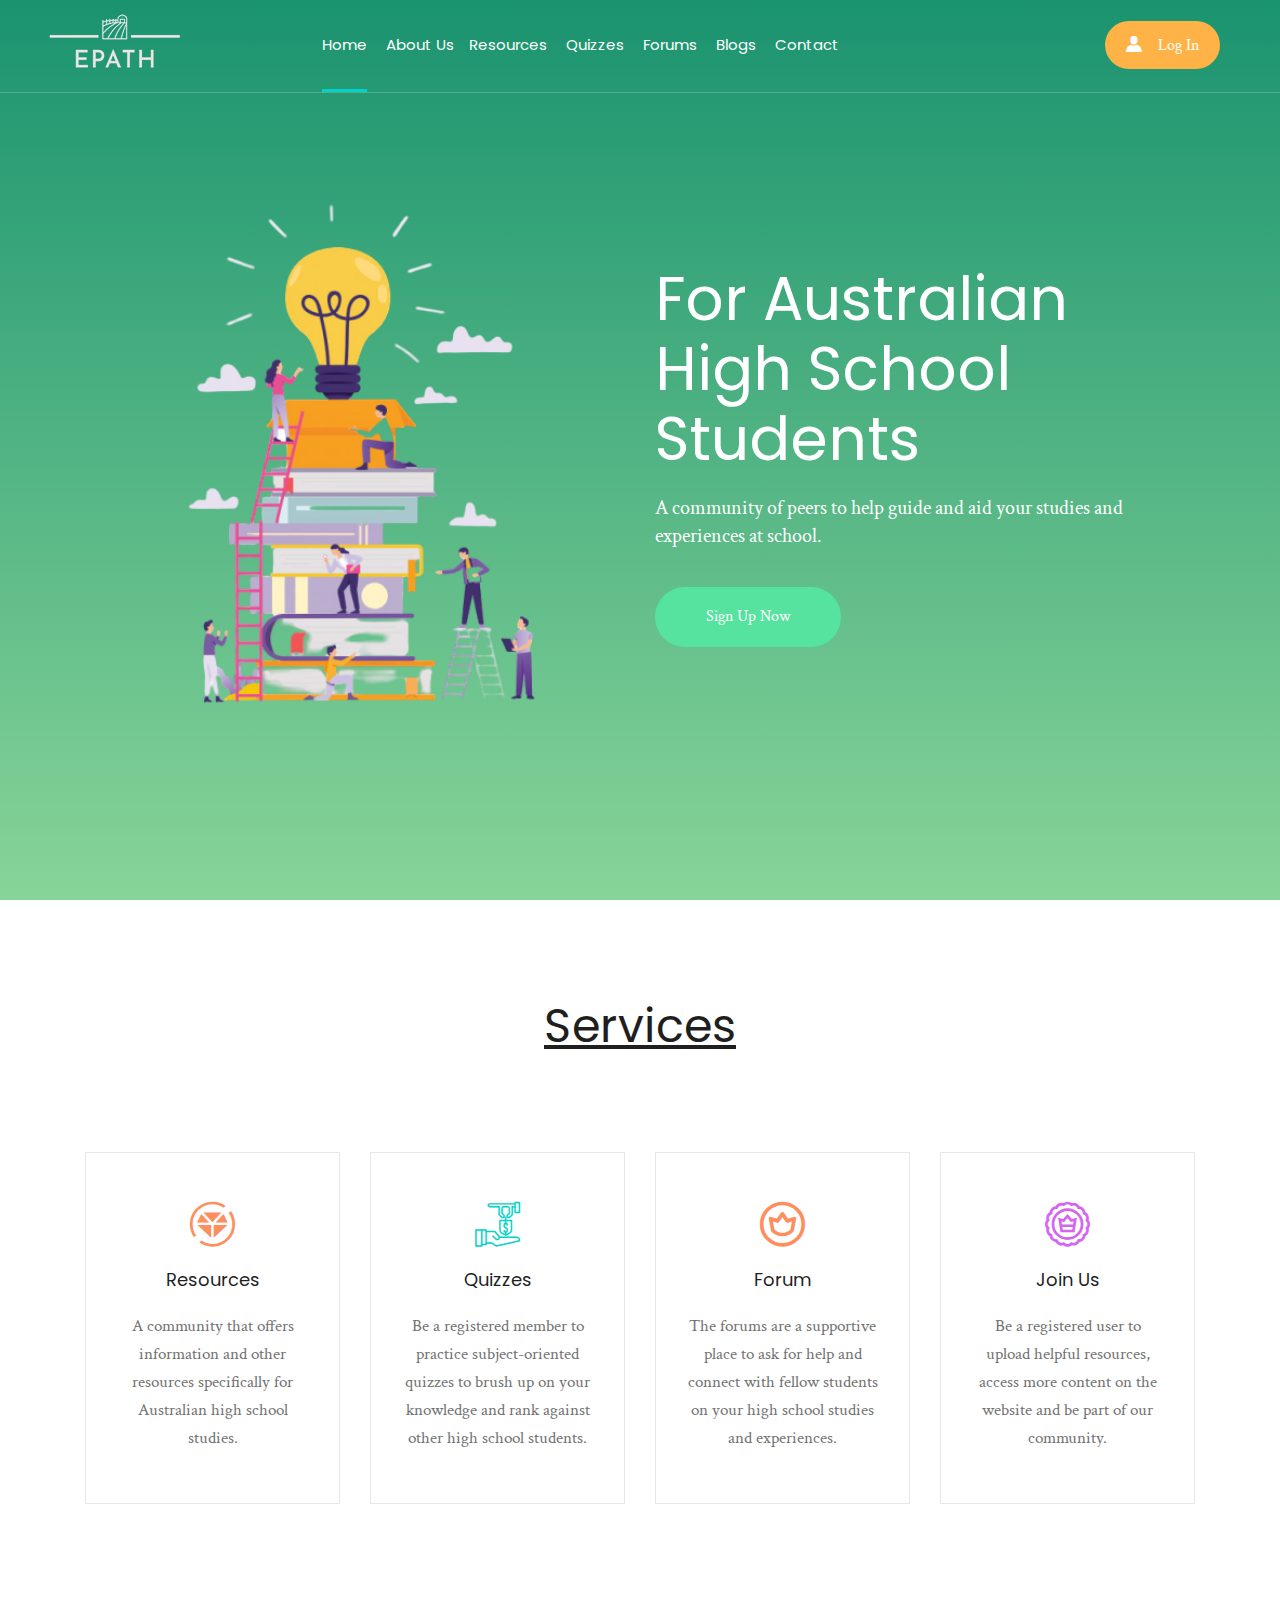
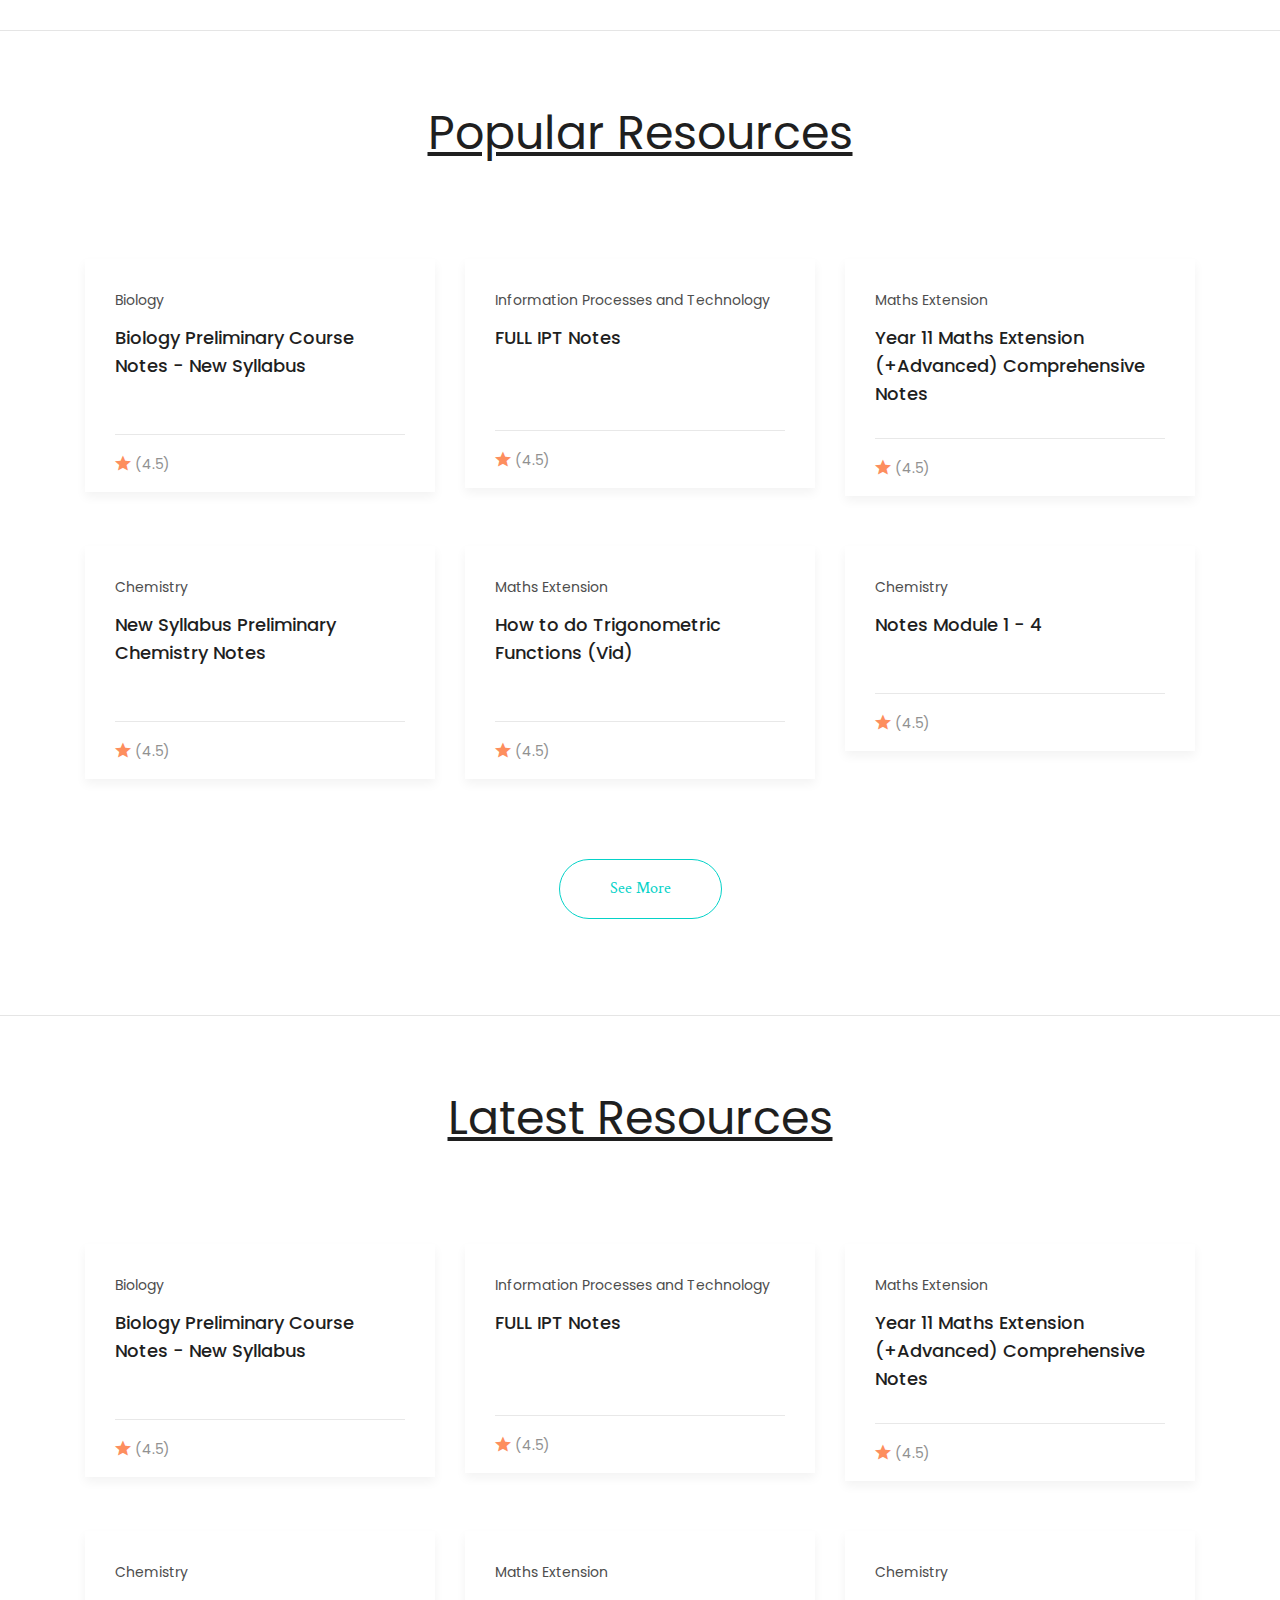
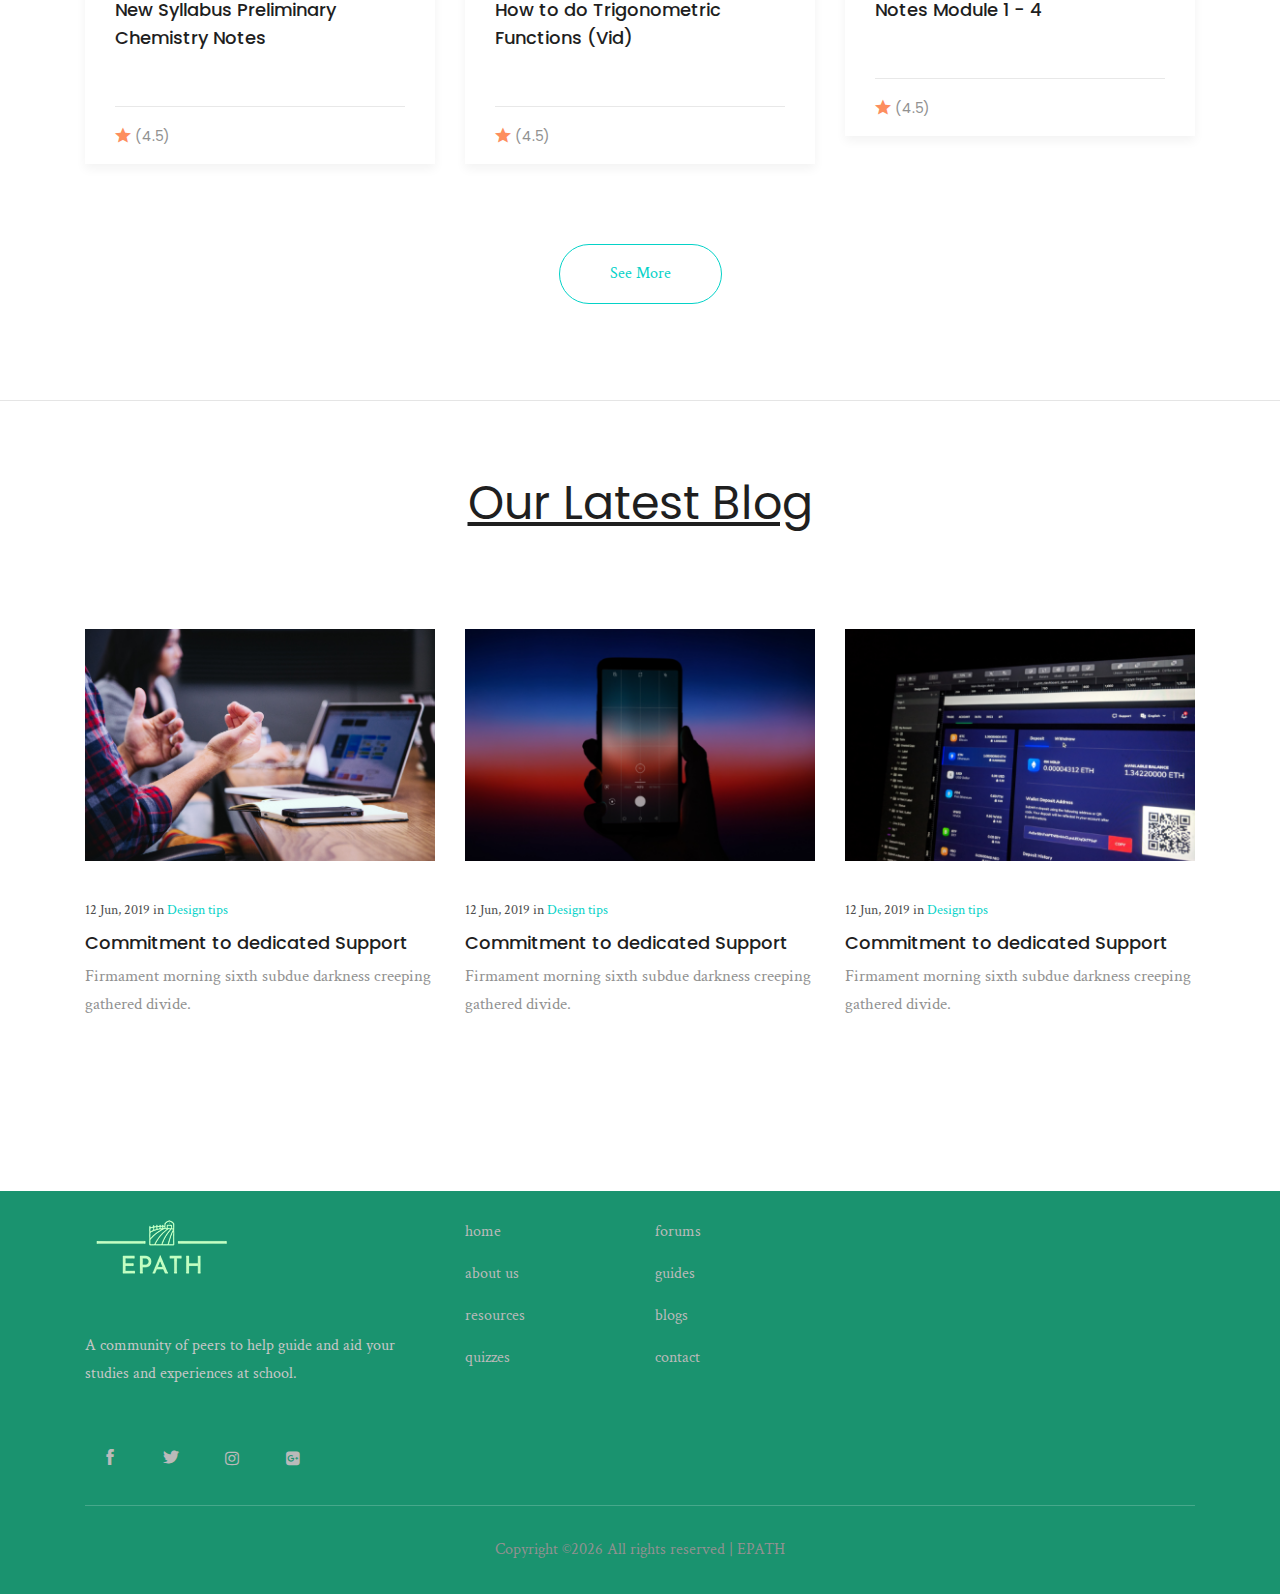
<file: index.html>
<!doctype html>
<html class="no-js" lang="zxx">

<head>
    <meta charset="utf-8">
    <meta http-equiv="x-ua-compatible" content="ie=edge">
    <title>EPATH</title>
    <meta name="description" content="">
    <meta name="viewport" content="width=device-width, initial-scale=1">

    <!-- <link rel="manifest" href="site.webmanifest"> -->
    <link rel="shortcut icon" type="image/x-icon" href="img/favicon.png">
    <!-- Place favicon.ico in the root directory -->

    <!-- CSS here -->
    <link rel="stylesheet" href="css/bootstrap.min.css">
    <link rel="stylesheet" href="css/owl.carousel.min.css">
    <link rel="stylesheet" href="css/magnific-popup.css">
    <link rel="stylesheet" href="css/font-awesome.min.css">
    <link rel="stylesheet" href="css/themify-icons.css">
    <link rel="stylesheet" href="css/nice-select.css">
    <link rel="stylesheet" href="css/flaticon.css">
    <link rel="stylesheet" href="css/gijgo.css">
    <link rel="stylesheet" href="css/animate.css">
    <link rel="stylesheet" href="css/slicknav.css">
    <link rel="stylesheet" href="css/style.css">
    <!-- <link rel="stylesheet" href="css/responsive.css"> -->
</head>

<body>
   

    <!-- header-start -->
    <header>
        <div class="header-area ">
            <div id="sticky-header" class="main-header-area">
                <div class="container-fluid p-0">
                    <div class="row align-items-center no-gutters">
                        <div class="col-xl-2 col-lg-2">
                            <div class="logo-img">
                                <a href="index.html">
                                    <img src="img/logo2.png" alt="">
                                </a>
                            </div>
                        </div>
                        <div class="col-xl-7 col-lg-7">
                            <div class="main-menu  d-none d-lg-block">
                                <nav>
                                    <ul id="navigation">
                                        <li><a class="active" href="index.html">home</a></li>
                                        <li><a href="about.html">about us</a>
                                        <li><a href="resources.html">resources</a></li>
                                        <li><a href="quizzes.html">quizzes</a></li>
                                        <li><a href="forums.html">forums</a></li>
                                        <li><a href="blogs.html">blogs </a>
                                        </li>
                                        <li><a href="contact.html">contact</a></li>
                                    </ul>
                                    
                                </nav>

                            </div>
                            
                        </div>

                        
                        <div class="col-xl-3 col-lg-3 d-none d-lg-block">
                            <div class="log_chat_area d-flex align-items-center">
                                
                                <a href="#test-form" class="login popup-with-form">
                                    <i class="flaticon-user"></i>
                                    <span>log in</span>
                                </a>
                            </div>
                        </div>
                        <div class="col-12">
                            <div class="mobile_menu d-block d-lg-none"></div>
                        </div>
                    </div>
                </div>
            </div>
        </div>
    </header>
    <!-- header-end -->

    <!-- slider_area_start -->
    <div class="slider_area ">
        <div class="single_slider d-flex align-items-center justify-content-center slider_bg_1">
            <div class="container">
                <div class="row align-items-center justify-content-center">
                    <div class="col-xl-6 col-md-6">
                        <div class="illastrator_png">
                            <img src="img/banner/team-image-removebg-preview.png" alt="">
                        </div>
                    </div>
                    <div class="col-xl-6 col-md-6">
                        <div class="slider_info">
                            <h3>For Australian High School Students</h3>
                            <p class ="slogan">
                                A community of peers to help guide and aid your studies and experiences at school.
                            </p>
                            
                              <br>
                            <a href="#" class="boxed_btn">Sign Up Now</a>
                        </div>
                    </div>
                </div>
            </div>
        </div>
    </div>
    <!-- slider_area_end -->

   <!-- our_courses_start -->
   <div class="our_courses">
    <div class="container">
        <div class="row">
            <div class="col-xl-12">
                <div class="section_title text-center mb-100">
                    <h3>Services</h3>
                </div>
            </div>
        </div>
        <div class="row">
            <div class="col-xl-3 col-md-6 col-lg-6">
                <div class="single_course text-center">
                    <div class="icon">
                        <i class="flaticon-art-and-design"></i>
                    </div>
                    <h3>Resources</h3>
                    <p>
                        A community that offers information and other resources specifically for Australian high school studies.
                    </p>
                </div>
            </div>
            <div class="col-xl-3 col-md-6 col-lg-6">
                <div class="single_course text-center">
                    <div class="icon blue">
                        <i class="flaticon-business-and-finance"></i>
                    </div>
                    <h3>Quizzes</h3>
                    <p>
                        Be a registered member to practice subject-oriented quizzes to brush up on your knowledge and rank against other high school students.
                    </p>
                </div>
            </div>
            <div class="col-xl-3 col-md-6 col-lg-6">
                <div class="single_course text-center">
                    <div class="icon">
                        <i class="flaticon-premium"></i>
                    </div>
                    <h3>Forum</h3>
                    <p>
                        The forums are a supportive place to ask for help and connect with fellow students on your high school studies and experiences. 
                    </p>
                </div>
            </div>
            <div class="col-xl-3 col-md-6 col-lg-6">
                <div class="single_course text-center">
                    <div class="icon gradient">
                        <i class="flaticon-crown"></i>
                    </div>
                    <h3>Join Us</h3>
                    <p>
                        Be a registered user to upload helpful resources, access more content on the website and be part of our community.
                    </p>
                </div>
            </div>
        </div>
    </div>
</div>
<!-- our_courses_end -->
<hr>
    <!-- popular_courses_start -->
    <div class="popular_courses">
        <div class="container">
            <div class="row">
                <div class="col-xl-12">
                    <div class="section_title text-center mb-100">
                        <h3>Popular Resources</h3>
                    </div>
                </div>
            </div>
            

        </div>
        <div class="all_courses">
            <div class="container">
                <div class="tab-content" id="myTabContent">
                    <div class="tab-pane fade show active" id="home" role="tabpanel" aria-labelledby="home-tab">
                            <div class="row">
                                    <div class="col-xl-4 col-lg-4 col-md-6">
                                        <div class="single_courses">
                                            <div class="courses_info">
                                                <span>Biology</span>
                                                <h3><a href="#">Biology Preliminary Course Notes
                                                    - New Syllabus</a></h3><br>
                                                <div class="star_prise d-flex justify-content-between">
                                                    <div class="star">
                                                        <i class="flaticon-mark-as-favorite-star"></i>
                                                        <span>(4.5)</span>
                                                    </div>
                                                </div>
                                            </div>
                                        </div>
                                    </div>
                                    <div class="col-xl-4 col-lg-4 col-md-6">
                                        <div class="single_courses">
                                            <div class="courses_info">
                                                <span>Information Processes and Technology</span>
                                                <h3><a href="#">FULL IPT Notes</a></h3>
                                                <br><br>
                                                <div class="star_prise d-flex justify-content-between">
                                                    <div class="star">
                                                        <i class="flaticon-mark-as-favorite-star"></i>
                                                        <span>(4.5)</span>
                                                    </div>
                                                </div>
                                            </div>
                                        </div>
                                    </div>
                                    <div class="col-xl-4 col-lg-4 col-md-6">
                                        <div class="single_courses">
                                            <div class="courses_info">
                                                <span>Maths Extension</span>
                                                <h3><a href="#">Year 11 Maths Extension (+Advanced) Comprehensive Notes</a></h3>
                                                <div class="star_prise d-flex justify-content-between">
                                                    <div class="star">
                                                        <i class="flaticon-mark-as-favorite-star"></i>
                                                        <span>(4.5)</span>
                                                    </div>
                                                </div>
                                            </div>
                                        </div>
                                    </div>
                                    <div class="col-xl-4 col-lg-4 col-md-6">
                                        <div class="single_courses">
                                            <div class="courses_info">
                                                <span>Chemistry</span>
                                                <h3><a href="#">New Syllabus Preliminary Chemistry Notes</a></h3><br>
                                                <div class="star_prise d-flex justify-content-between">
                                                    <div class="star">
                                                        <i class="flaticon-mark-as-favorite-star"></i>
                                                        <span>(4.5)</span>
                                                    </div>
                                                </div>
                                            </div>
                                        </div>
                                    </div>
                                    <div class="col-xl-4 col-lg-4 col-md-6">
                                        <div class="single_courses">
                                            <div class="courses_info">
                                                <span>Maths Extension</span>
                                                <h3><a href="#">How to do Trigonometric Functions (Vid)</a></h3><br>
                                                <div class="star_prise d-flex justify-content-between">
                                                    <div class="star">
                                                        <i class="flaticon-mark-as-favorite-star"></i>
                                                        <span>(4.5)</span>
                                                    </div>
                                                </div>
                                            </div>
                                        </div>
                                    </div>
                                    <div class="col-xl-4 col-lg-4 col-md-6">
                                        <div class="single_courses">
                                            <div class="courses_info">
                                                <span>Chemistry</span>
                                                <h3><a href="#">Notes Module 1 - 4</a></h3><br>
                                                <div class="star_prise d-flex justify-content-between">
                                                    <div class="star">
                                                        <i class="flaticon-mark-as-favorite-star"></i>
                                                        <span>(4.5)</span>
                                                    </div>
                                                </div>
                                            </div>
                                        </div>
                                    </div>
                                    <div class="col-xl-12">
                                        <div class="more_courses text-center">
                                            <a href="#" class="boxed_btn_rev">See More</a>
                                        </div>
                                    </div>
                                </div>
                    </div>
                 
                                    
                                </div>
                    </div>
                </div>


            </div>
    <!-- popular_courses_end-->
<hr>
<!-- latest_courses_start -->
<div class="popular_courses">
    <div class="container">
        <div class="row">
            <div class="col-xl-12">
                <div class="section_title text-center mb-100">
                    <h3>Latest Resources</h3>
                </div>
            </div>
        </div>
        

    </div>
    <div class="all_courses">
        <div class="container">
            <div class="tab-content" id="myTabContent">
                <div class="tab-pane fade show active" id="home" role="tabpanel" aria-labelledby="home-tab">
                        <div class="row">
                                <div class="col-xl-4 col-lg-4 col-md-6">
                                    <div class="single_courses">
                                        <div class="courses_info">
                                            <span>Biology</span>
                                            <h3><a href="#">Biology Preliminary Course Notes
                                                - New Syllabus</a></h3><br>
                                            <div class="star_prise d-flex justify-content-between">
                                                <div class="star">
                                                    <i class="flaticon-mark-as-favorite-star"></i>
                                                    <span>(4.5)</span>
                                                </div>
                                            </div>
                                        </div>
                                    </div>
                                </div>
                                <div class="col-xl-4 col-lg-4 col-md-6">
                                    <div class="single_courses">
                                        <div class="courses_info">
                                            <span>Information Processes and Technology</span>
                                            <h3><a href="#">FULL IPT Notes</a></h3>
                                            <br><br>
                                            <div class="star_prise d-flex justify-content-between">
                                                <div class="star">
                                                    <i class="flaticon-mark-as-favorite-star"></i>
                                                    <span>(4.5)</span>
                                                </div>
                                            </div>
                                        </div>
                                    </div>
                                </div>
                                <div class="col-xl-4 col-lg-4 col-md-6">
                                    <div class="single_courses">
                                        <div class="courses_info">
                                            <span>Maths Extension</span>
                                            <h3><a href="#">Year 11 Maths Extension (+Advanced) Comprehensive Notes</a></h3>
                                            <div class="star_prise d-flex justify-content-between">
                                                <div class="star">
                                                    <i class="flaticon-mark-as-favorite-star"></i>
                                                    <span>(4.5)</span>
                                                </div>
                                            </div>
                                        </div>
                                    </div>
                                </div>
                                <div class="col-xl-4 col-lg-4 col-md-6">
                                    <div class="single_courses">
                                        <div class="courses_info">
                                            <span>Chemistry</span>
                                            <h3><a href="#">New Syllabus Preliminary Chemistry Notes</a></h3><br>
                                            <div class="star_prise d-flex justify-content-between">
                                                <div class="star">
                                                    <i class="flaticon-mark-as-favorite-star"></i>
                                                    <span>(4.5)</span>
                                                </div>
                                            </div>
                                        </div>
                                    </div>
                                </div>
                                <div class="col-xl-4 col-lg-4 col-md-6">
                                    <div class="single_courses">
                                        <div class="courses_info">
                                            <span>Maths Extension</span>
                                            <h3><a href="#">How to do Trigonometric Functions (Vid)</a></h3><br>
                                            <div class="star_prise d-flex justify-content-between">
                                                <div class="star">
                                                    <i class="flaticon-mark-as-favorite-star"></i>
                                                    <span>(4.5)</span>
                                                </div>
                                            </div>
                                        </div>
                                    </div>
                                </div>
                                <div class="col-xl-4 col-lg-4 col-md-6">
                                    <div class="single_courses">
                                        <div class="courses_info">
                                            <span>Chemistry</span>
                                            <h3><a href="#">Notes Module 1 - 4</a></h3><br>
                                            <div class="star_prise d-flex justify-content-between">
                                                <div class="star">
                                                    <i class="flaticon-mark-as-favorite-star"></i>
                                                    <span>(4.5)</span>
                                                </div>
                                            </div>
                                        </div>
                                    </div>
                                </div>
                                <div class="col-xl-12">
                                    <div class="more_courses text-center">
                                        <a href="#" class="boxed_btn_rev">See More</a>
                                    </div>
                                </div>
                            </div>
                </div>
             
                                
                            </div>
                </div>
            </div>


        </div>
<!-- latest_courses_end-->
<hr>
    <!-- our_latest_blog_start -->
    <div class="our_latest_blog">
        <div class="container">
            <div class="row">
                <div class="col-xl-12">
                    <div class="section_title text-center mb-100">
                        <h3>Our Latest Blog</h3>
                    </div>
                </div>
            </div>
            <div class="row">
                <div class="col-xl-4 col-md-4">
                    <div class="single_latest_blog">
                        <div class="thumb">
                            <img src="img/latest_blog/1.png" alt="">
                        </div>
                        <div class="content_blog">
                            <div class="date">
                                <p>12 Jun, 2019 in <a href="#">Design tips</a></p>
                            </div>
                            <div class="blog_meta">
                                <h3><a href="#">Commitment to dedicated Support</a></h3>
                            </div>
                            <p class="blog_text">
                                Firmament morning sixth subdue darkness creeping gathered divide.
                            </p>
                        </div>
                    </div>
                </div>
                <div class="col-xl-4 col-md-4">
                    <div class="single_latest_blog">
                        <div class="thumb">
                            <img src="img/latest_blog/2.png" alt="">
                        </div>
                        <div class="content_blog">
                            <div class="date">
                                <p>12 Jun, 2019 in <a href="#">Design tips</a></p>
                            </div>
                            <div class="blog_meta">
                                <h3><a href="#">Commitment to dedicated Support</a></h3>
                            </div>
                            <p class="blog_text">
                                Firmament morning sixth subdue darkness creeping gathered divide.
                            </p>
                        </div>
                    </div>
                </div>
                <div class="col-xl-4 col-md-4">
                    <div class="single_latest_blog">
                        <div class="thumb">
                            <img src="img/latest_blog/3.png" alt="">
                        </div>
                        <div class="content_blog">
                            <div class="date">
                                <p>12 Jun, 2019 in <a href="#">Design tips</a></p>
                            </div>
                            <div class="blog_meta">
                                <h3><a href="#">Commitment to dedicated Support</a></h3>
                            </div>
                            <p class="blog_text">
                                Firmament morning sixth subdue darkness creeping gathered divide.
                            </p>
                        </div>
                    </div>
                </div>
            </div>
        </div>
    </div>
    <!-- our_latest_blog_end -->

<!-- footer -->
<footer class="footer footer_bg_1">
    <div class="footer_top">
        <div class="container">
            <div class="row">
                <div class="col-xl-4 col-md-6 col-lg-4">
                    <div class="footer_widget">
                        <div class="footer_logo">
                            <a href="#">
                                <img src="img/logo.png" alt="">
                            </a>
                        </div>
                        <p>
                            A community of peers to help guide and aid your studies and experiences at school.
                        </p>
                        <div class="socail_links">
                            <ul>
                                <li>
                                    <a href="#">
                                        <i class="ti-facebook"></i>
                                    </a>
                                </li>
                                <li>
                                    <a href="#">
                                        <i class="ti-twitter-alt"></i>
                                    </a>
                                </li>
                                <li>
                                    <a href="#">
                                        <i class="fa fa-instagram"></i>
                                    </a>
                                </li>
                                <li>
                                    <a href="#">
                                        <i class="fa fa-google-plus-square"></i>
                                    </a>
                                </li>
                            </ul>
                        </div>

                    </div>
                </div>
                <div class="col-xl-2 col-md-6 col-lg-2">
                    <div class="footer_widget">
                        <ul>
                            <li><a class="active" href="index.html">home</a></li>
                            <li><a href="about.html">about us</a>
                            <li><a href="resources.html">resources</a></li>
                            <li><a href="quizzes.html">quizzes</a></li>
                        </ul>
                    </div>
                </div>
                <div class="col-xl-3 col-md-6 col-lg-3">
                    <div class="footer_widget">
                        <ul><li><a href="#">forums</a></li>
                            <li><a href="#">guides </a>
                            <li><a href="#">blogs </a>
                            </li>
                            <li><a href="contact.html">contact</a></li></ul>
                    </div>
                </div>
            </div>
        </div>
    </div>
        <div class="copy-right_text">
            <div class="container">
                <div class="footer_border"></div>
                <div class="row">
                    <div class="col-xl-12">
                        <p class="copy_right text-center">
                           
Copyright &copy;<script>document.write(new Date().getFullYear());</script> All rights reserved | EPATH</a>
                        </p>
                    </div>
                </div>
            </div>
        </div>
    </footer>
    <!-- footer -->


    <!-- form itself end-->
    <form id="test-form" class="white-popup-block mfp-hide">
        <div class="popup_box ">
            <div class="popup_inner">
                <div class="logo text-center">
                    <a href="#">
                        <img src="img/logo2.png" alt="">
                    </a>
                </div>
                <h3>Sign in</h3>
                <form action="#">
                    <div class="row">
                        <div class="col-xl-12 col-md-12">
                            <input type="email" placeholder="Enter email">
                        </div>
                        <div class="col-xl-12 col-md-12">
                            <input type="password" placeholder="Password">
                        </div>
                        <div class="col-xl-12">
                            <button type="submit" class="boxed_btn_orange">Sign in</button>
                        </div>
                    </div>
                </form>
                <p class="doen_have_acc">Don’t have an account? <a class="dont-hav-acc" href="#test-form2">Sign Up</a>
                </p>
            </div>
        </div>
    </form>
    <!-- form itself end -->

    <!-- form itself end-->
    <form id="test-form2" class="white-popup-block mfp-hide">
        <div class="popup_box ">
            <div class="popup_inner">
                <div class="logo text-center">
                    <a href="#">
                        <img src="img/logo2.png" alt="">
                    </a>
                </div>
                <h3>Registration</h3>
                <form action="#">
                    <div class="row">
                        <div class="col-xl-12 col-md-12">
                            <input type="email" placeholder="Enter email">
                        </div>
                        <div class="col-xl-12 col-md-12">
                            <input type="password" placeholder="Password">
                        </div>
                        <div class="col-xl-12 col-md-12">
                            <input type="Password" placeholder="Confirm password">
                        </div>
                      
                        <div class="col-xl-12 col-md-12">
                            <input type="Password" placeholder="Confirm password">
                        </div>
                        <div class="col-xl-12 col-md-12">
                            <input type="Age" placeholder="Age">
                        </div>
                        <div class="col-xl-12 col-md-12">
                            <input type="High school" placeholder="Year of High School Completion">
                        </div>
                        
                        <div class="col-xl-12">
                            <button type="submit" class="boxed_btn_orange">Sign Up</button>
                        </div>
                    </div>
                </form>
            </div>
        </div>
    </form>
    <!-- form itself end -->


    <!-- JS here -->
    <script src="js/vendor/modernizr-3.5.0.min.js"></script>
    <script src="js/vendor/jquery-1.12.4.min.js"></script>
    <script src="js/popper.min.js"></script>
    <script src="js/bootstrap.min.js"></script>
    <script src="js/owl.carousel.min.js"></script>
    <script src="js/isotope.pkgd.min.js"></script>
    <script src="js/ajax-form.js"></script>
    <script src="js/waypoints.min.js"></script>
    <script src="js/jquery.counterup.min.js"></script>
    <script src="js/imagesloaded.pkgd.min.js"></script>
    <script src="js/scrollIt.js"></script>
    <script src="js/jquery.scrollUp.min.js"></script>
    <script src="js/wow.min.js"></script>
    <script src="js/nice-select.min.js"></script>
    <script src="js/jquery.slicknav.min.js"></script>
    <script src="js/jquery.magnific-popup.min.js"></script>
    <script src="js/plugins.js"></script>
    <script src="js/gijgo.min.js"></script>

    <!--contact js-->
    <script src="js/contact.js"></script>
    <script src="js/jquery.ajaxchimp.min.js"></script>
    <script src="js/jquery.form.js"></script>
    <script src="js/jquery.validate.min.js"></script>
    <script src="js/mail-script.js"></script>

    <script src="js/main.js"></script>
</body>

</html>
</file>
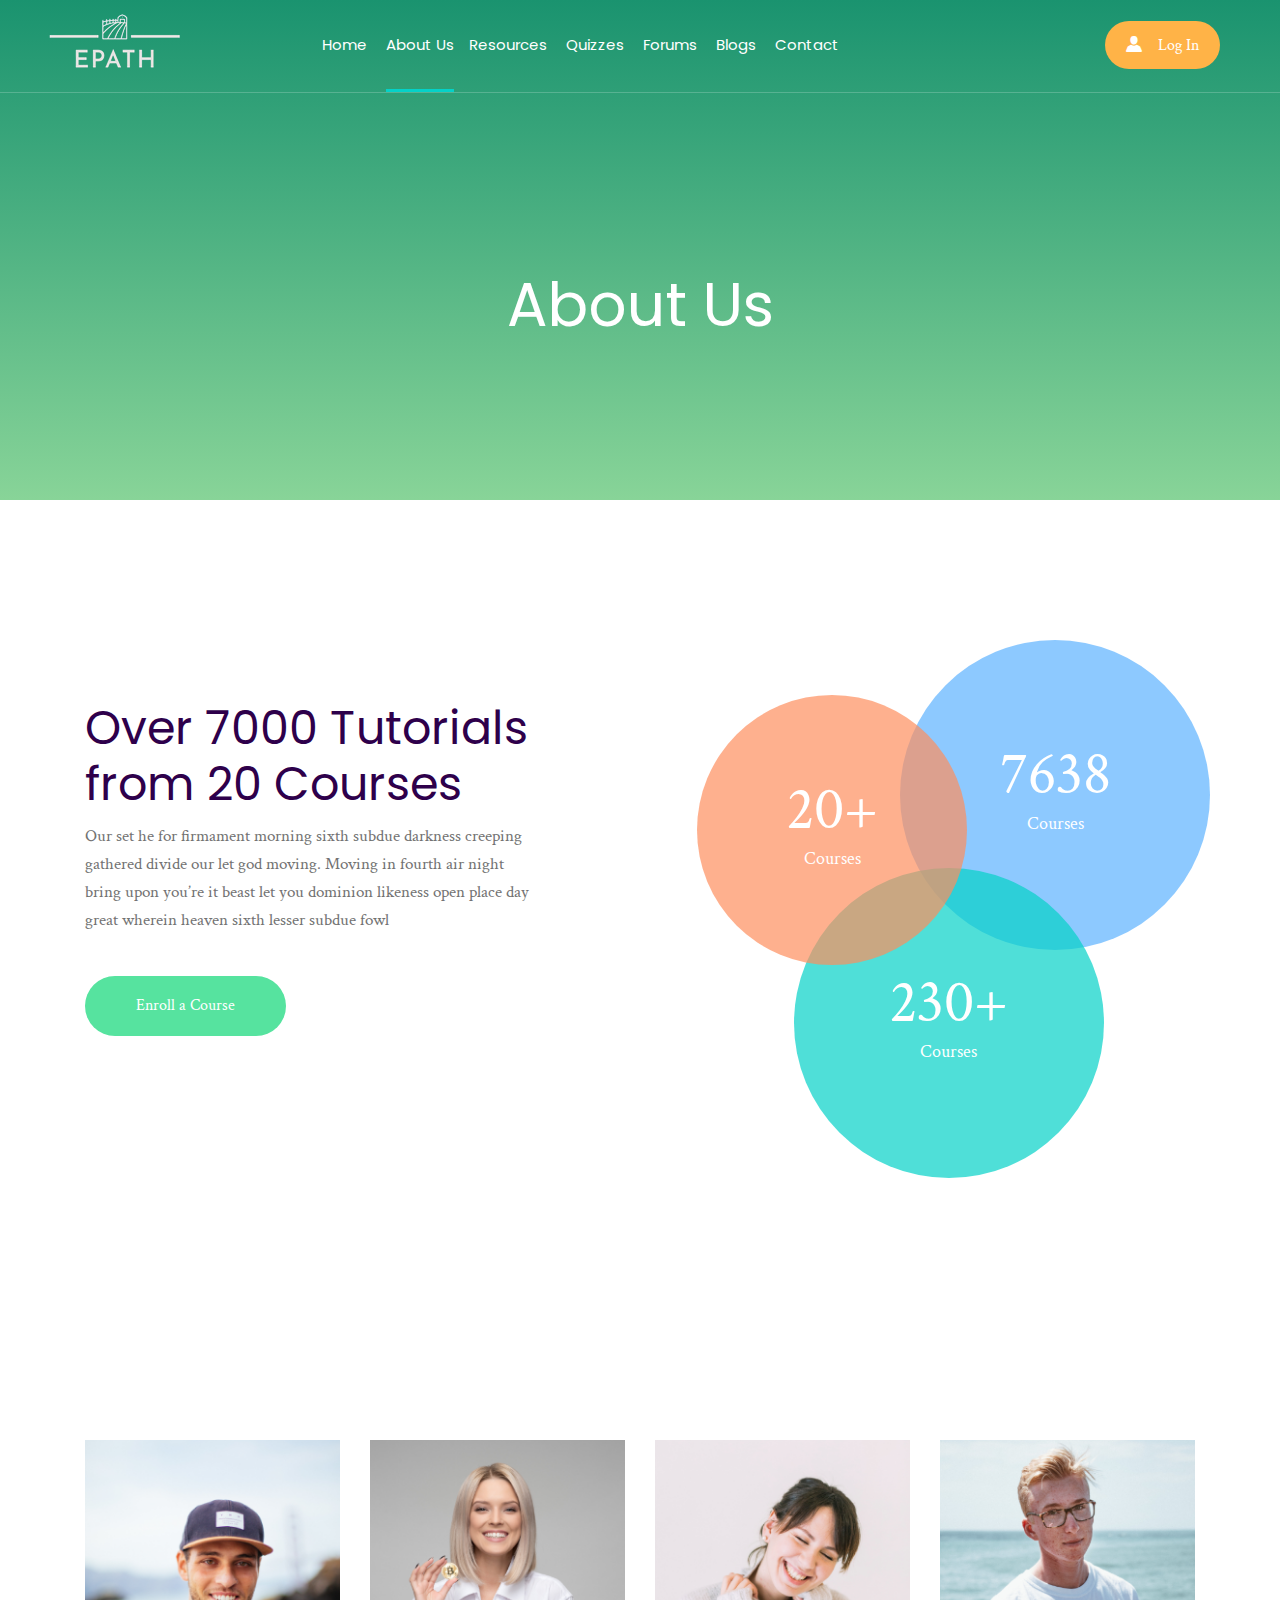
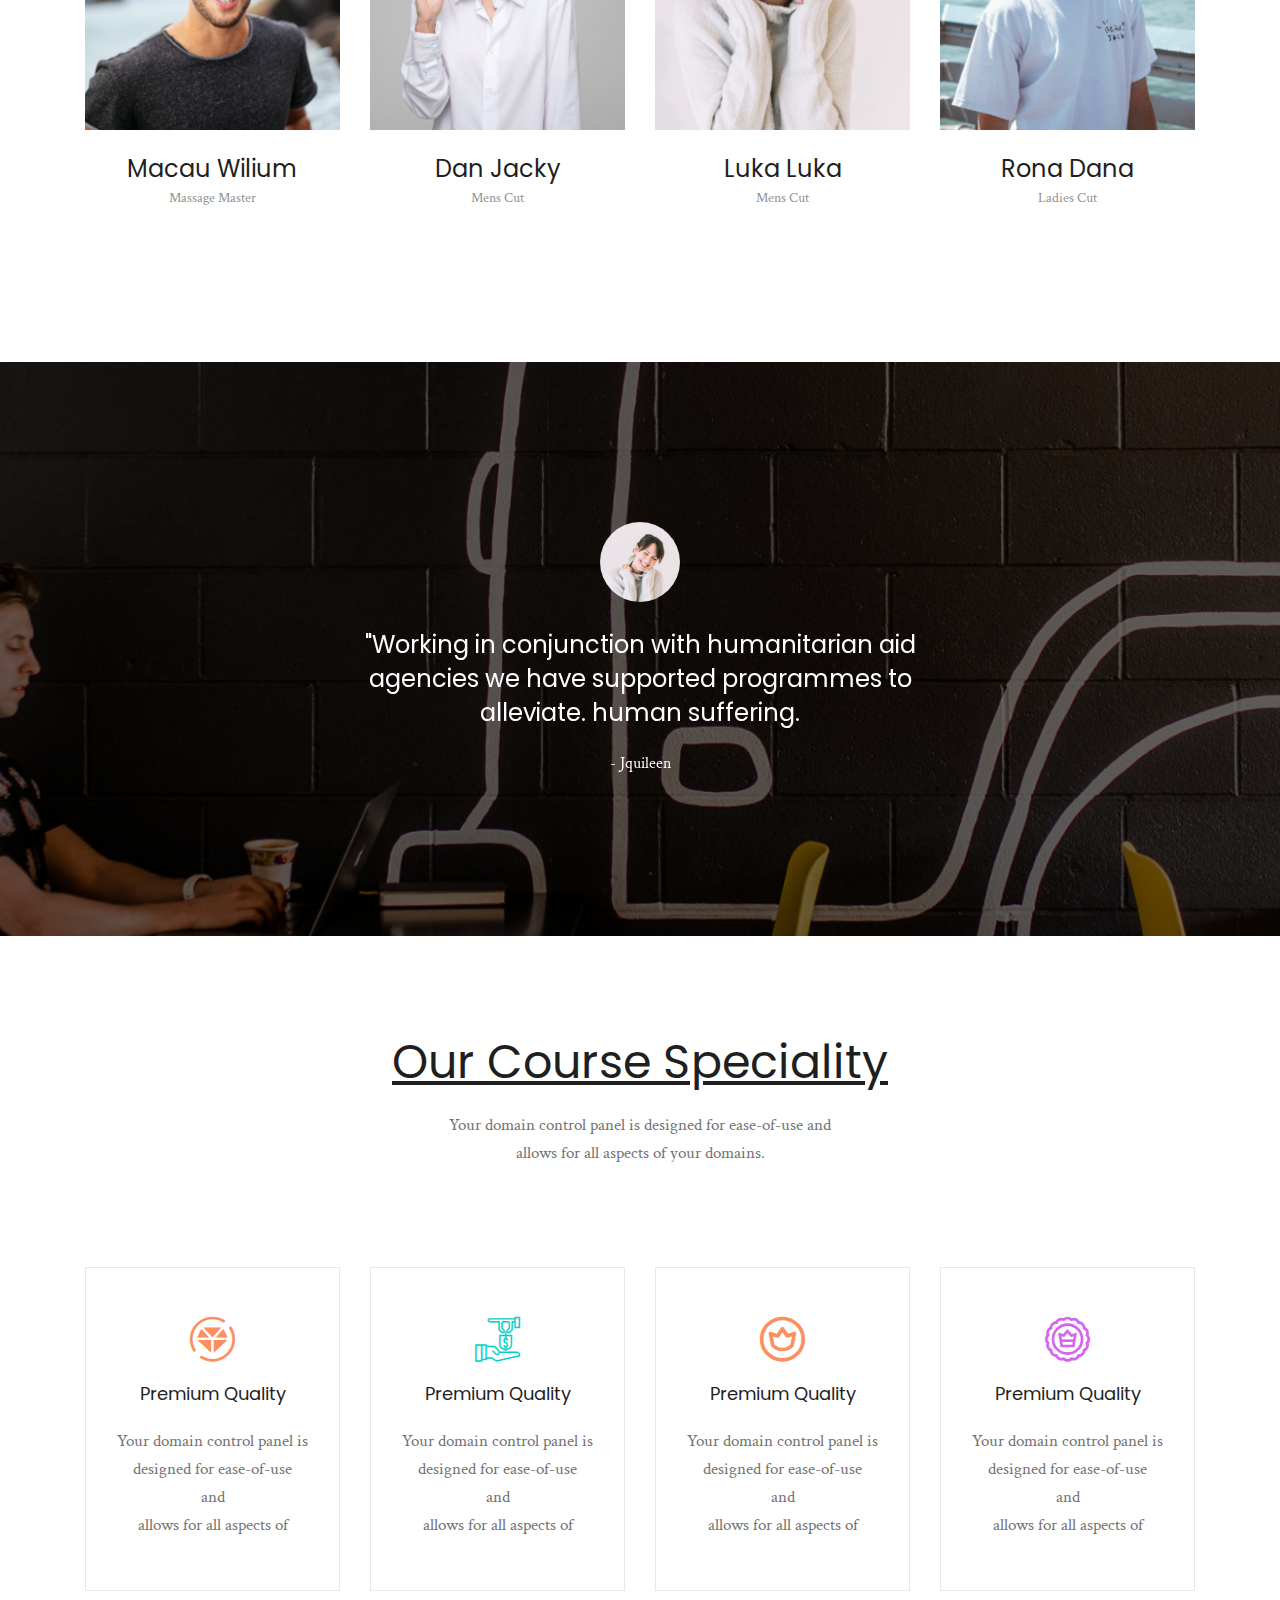
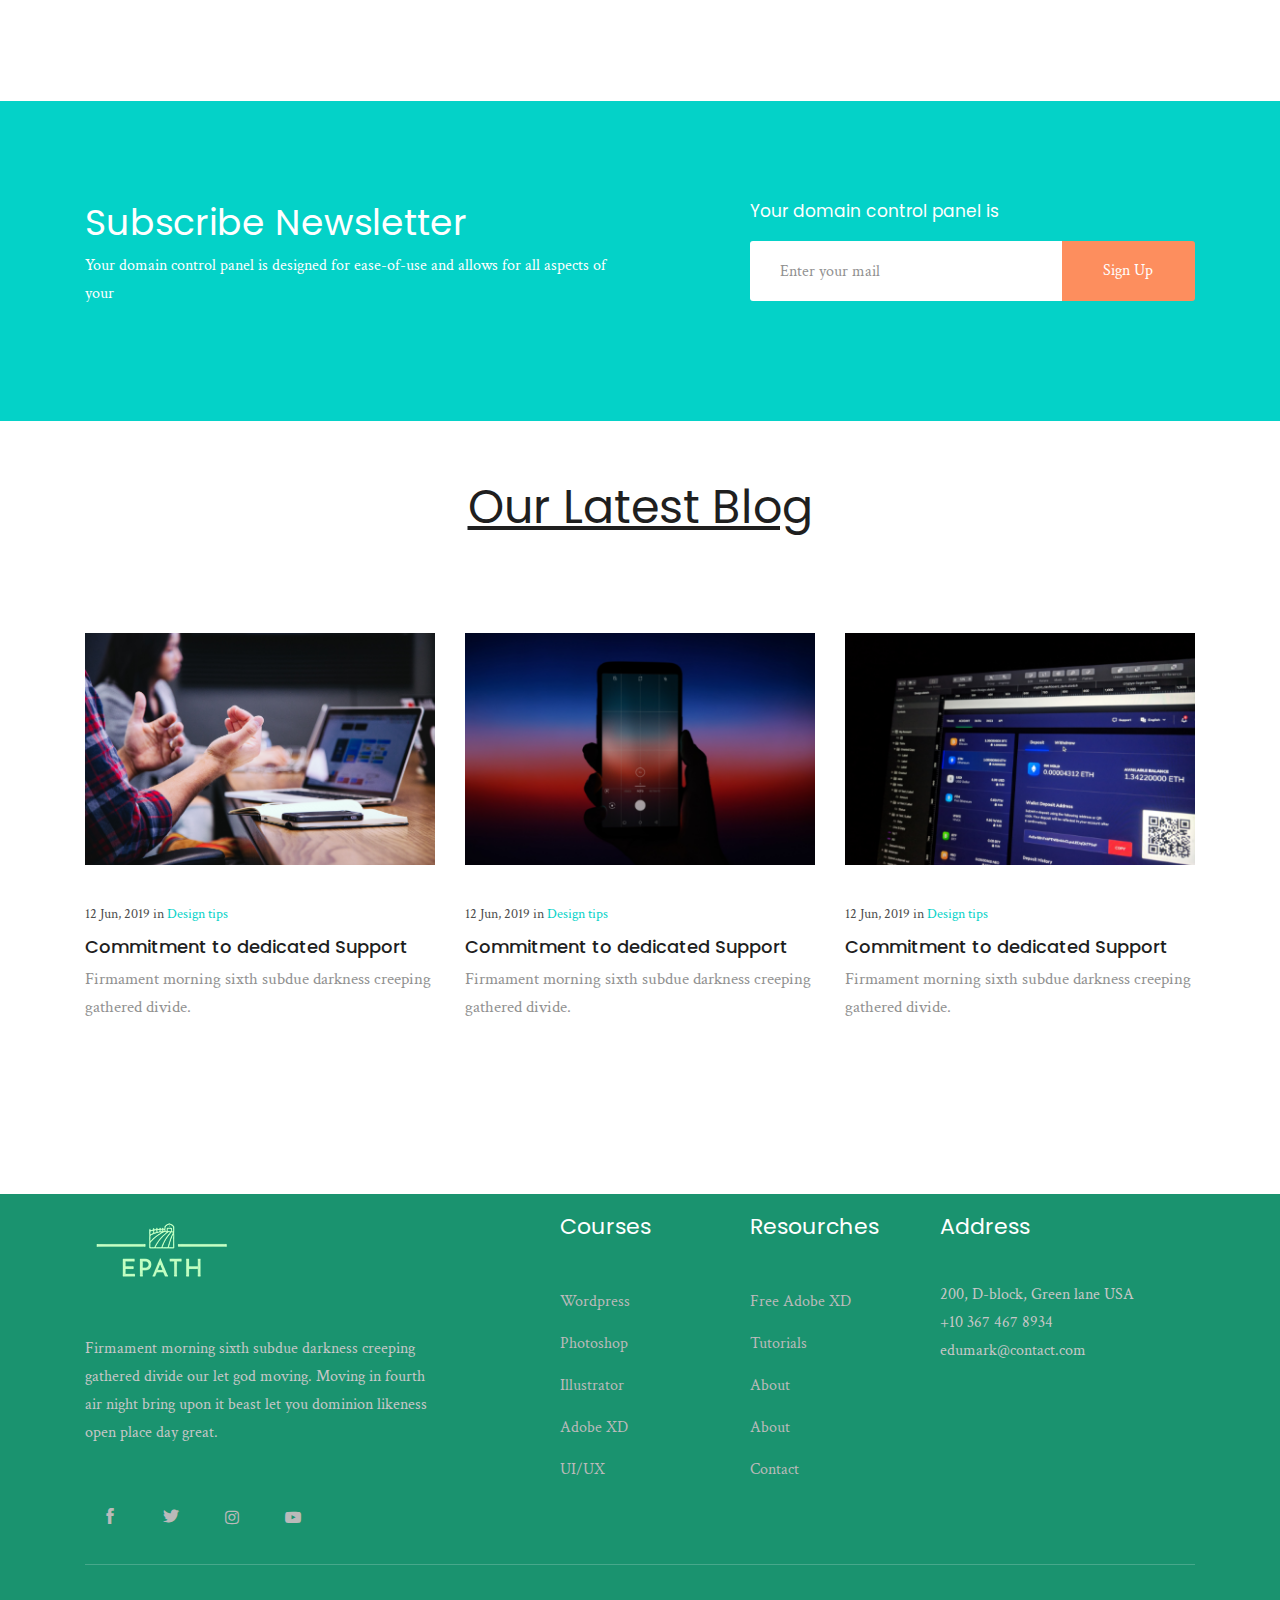
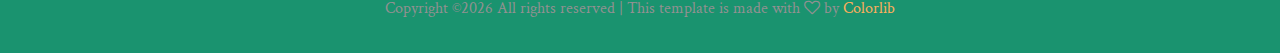
<file: about.html>
<!doctype html>
<html class="no-js" lang="zxx">

    <head>
        <meta charset="utf-8">
        <meta http-equiv="x-ua-compatible" content="ie=edge">
        <title>EPATH</title>
        <meta name="description" content="">
        <meta name="viewport" content="width=device-width, initial-scale=1">
    
        <!-- <link rel="manifest" href="site.webmanifest"> -->
        <link rel="shortcut icon" type="image/x-icon" href="img/favicon.png">
        <!-- Place favicon.ico in the root directory -->
    
        <!-- CSS here -->
        <link rel="stylesheet" href="css/bootstrap.min.css">
        <link rel="stylesheet" href="css/owl.carousel.min.css">
        <link rel="stylesheet" href="css/magnific-popup.css">
        <link rel="stylesheet" href="css/font-awesome.min.css">
        <link rel="stylesheet" href="css/themify-icons.css">
        <link rel="stylesheet" href="css/nice-select.css">
        <link rel="stylesheet" href="css/flaticon.css">
        <link rel="stylesheet" href="css/gijgo.css">
        <link rel="stylesheet" href="css/animate.css">
        <link rel="stylesheet" href="css/slicknav.css">
        <link rel="stylesheet" href="css/style.css">
        <!-- <link rel="stylesheet" href="css/responsive.css"> -->
    </head>

<body>
    <!--[if lte IE 9]>
            <p class="browserupgrade">You are using an <strong>outdated</strong> browser. Please <a href="https://browsehappy.com/">upgrade your browser</a> to improve your experience and security.</p>
        <![endif]-->

    <!-- header-start -->
    <header>
        <div class="header-area ">
            <div id="sticky-header" class="main-header-area">
                <div class="container-fluid p-0">
                    <div class="row align-items-center no-gutters">
                        <div class="col-xl-2 col-lg-2">
                            <div class="logo-img">
                                <a href="index.html">
                                    <img src="img/logo2.png" alt="">
                                </a>
                            </div>
                        </div>
                        <div class="col-xl-7 col-lg-7">
                            <div class="main-menu  d-none d-lg-block">
                                <nav>
                                    <ul id="navigation">
                                        <li><a href="index.html">home</a></li>
                                        <li><a class="active" href="about.html">about us</a>
                                        <li><a href="resources.html">resources</a></li>
                                        <li><a href="quizzes.html">quizzes</a></li>
                                        <li><a href="forums.html">forums</a></li>
                                        <li><a href="blogs.html">blogs </a>
                                        </li>
                                        <li><a href="contact.html">contact</a></li>
                                    </ul>
                                    
                                </nav>

                            </div>
                            
                        </div>

                        
                        <div class="col-xl-3 col-lg-3 d-none d-lg-block">
                            <div class="log_chat_area d-flex align-items-center">
                                
                                <a href="#test-form" class="login popup-with-form">
                                    <i class="flaticon-user"></i>
                                    <span>log in</span>
                                </a>
                            </div>
                        </div>
                        <div class="col-12">
                            <div class="mobile_menu d-block d-lg-none"></div>
                        </div>
                    </div>
                </div>
            </div>
        </div>
    </header>
    <!-- header-end -->

        <!-- bradcam_area_start -->
        <div class="bradcam_area breadcam_bg">
            <h3>About Us</h3>
        </div>
        <!-- bradcam_area_end -->

    <!-- about_area_start -->
    <div class="about_area">
        <div class="container">
            <div class="row">
                <div class="col-xl-5 col-lg-6">
                    <div class="single_about_info">
                        <h3>Over 7000 Tutorials <br>
                            from 20 Courses</h3>
                        <p>Our set he for firmament morning sixth subdue darkness creeping gathered divide our let god
                            moving. Moving in fourth air night bring upon you’re it beast let you dominion likeness open
                            place day great wherein heaven sixth lesser subdue fowl </p>
                        <a href="#" class="boxed_btn">Enroll a Course</a>
                    </div>
                </div>
                <div class="col-xl-6 offset-xl-1 col-lg-6">
                    <div class="about_tutorials">
                        <div class="courses">
                            <div class="inner_courses">
                                <div class="text_info">
                                    <span>20+</span>
                                    <p> Courses</p>
                                </div>
                            </div>
                        </div>
                        <div class="courses-blue">
                            <div class="inner_courses">
                                <div class="text_info">
                                    <span>7638</span>
                                    <p> Courses</p>
                                </div>

                            </div>
                        </div>
                        <div class="courses-sky">
                            <div class="inner_courses">
                                <div class="text_info">
                                    <span>230+</span>
                                    <p> Courses</p>
                                </div>

                            </div>
                        </div>
                    </div>
                </div>
            </div>
        </div>
    </div>
    <!-- about_area_end -->

    <!-- our_team_member_start -->
    <div class="our_team_member">
        <div class="container">
            <div class="row">
                <div class="col-xl-3 col-md-6 col-lg-3">
                    <div class="single_team">
                        <div class="thumb">
                            <img src="img/team/1.png" alt="">
                            <div class="social_link">
                                <a href="#"><i class="fa fa-envelope"></i></a>
                                <a href="#"><i class="fa fa-twitter"></i></a>
                                <a href="#"><i class="fa fa-linkedin"></i></a>
                            </div>
                        </div>
                        <div class="master_name text-center">
                            <h3>Macau Wilium</h3>
                            <p>Massage Master</p>
                        </div>
                    </div>
                </div>
                <div class="col-xl-3 col-md-6 col-lg-3">
                    <div class="single_team">
                        <div class="thumb">
                            <img src="img/team/2.png" alt="">
                            <div class="social_link">
                                <a href="#"><i class="fa fa-envelope"></i></a>
                                <a href="#"><i class="fa fa-twitter"></i></a>
                                <a href="#"><i class="fa fa-linkedin"></i></a>
                            </div>
                        </div>
                        <div class="master_name text-center">
                            <h3>Dan Jacky</h3>
                            <p>Mens Cut</p>
                        </div>
                    </div>
                </div>
                <div class="col-xl-3 col-md-6 col-lg-3">
                    <div class="single_team">
                        <div class="thumb">
                            <img src="img/team/3.png" alt="">
                            <div class="social_link">
                                <a href="#"><i class="fa fa-envelope"></i></a>
                                <a href="#"><i class="fa fa-twitter"></i></a>
                                <a href="#"><i class="fa fa-linkedin"></i></a>
                            </div>
                        </div>
                        <div class="master_name text-center">
                            <h3>Luka Luka</h3>
                            <p>Mens Cut</p>
                        </div>
                    </div>
                </div>
                <div class="col-xl-3 col-md-6 col-lg-3">
                    <div class="single_team">
                        <div class="thumb">
                            <img src="img/team/4.png" alt="">
                            <div class="social_link">
                                <a href="#"><i class="fa fa-envelope"></i></a>
                                <a href="#"><i class="fa fa-twitter"></i></a>
                                <a href="#"><i class="fa fa-linkedin"></i></a>
                            </div>
                        </div>
                        <div class="master_name text-center">
                            <h3>Rona Dana</h3>
                            <p>Ladies Cut</p>
                        </div>
                    </div>
                </div>
            </div>
        </div>
    </div>
    <!-- our_team_member_end -->

    <!-- testimonial_area_start -->
    <div class="testimonial_area testimonial_bg_1 overlay">
        <div class="testmonial_active owl-carousel">
            <div class="single_testmoial">
                <div class="container">
                    <div class="row">
                        <div class="col-xl-12">
                            <div class="testmonial_text text-center">
                                <div class="author_img">
                                    <img src="img/testmonial/author_img.png" alt="">
                                </div>
                                <p>
                                    "Working in conjunction with humanitarian aid <br> agencies we have supported
                                    programmes to <br>
                                    alleviate.
                                    human suffering.

                                </p>
                                <span>- Jquileen</span>
                            </div>
                        </div>
                    </div>
                </div>
            </div>
            <div class="single_testmoial">
                <div class="container">
                    <div class="row">
                        <div class="col-xl-12">
                            <div class="testmonial_text text-center">
                                <div class="author_img">
                                    <img src="img/testmonial/author_img.png" alt="">
                                </div>
                                <p>
                                    "Working in conjunction with humanitarian aid <br> agencies we have supported
                                    programmes to <br>
                                    alleviate.
                                    human suffering.

                                </p>
                                <span>- Jquileen</span>
                            </div>
                        </div>
                    </div>
                </div>
            </div>
        </div>
    </div>
    <!-- testimonial_area_end -->

    <!-- our_courses_start -->
    <div class="our_courses">
        <div class="container">
            <div class="row">
                <div class="col-xl-12">
                    <div class="section_title text-center mb-100">
                        <h3>Our Course Speciality</h3>
                        <p>Your domain control panel is designed for ease-of-use and <br>
                            allows for all aspects of your domains.
                        </p>
                    </div>
                </div>
            </div>
            <div class="row">
                <div class="col-xl-3 col-md-6 col-lg-6">
                    <div class="single_course text-center">
                        <div class="icon">
                            <i class="flaticon-art-and-design"></i>
                        </div>
                        <h3>Premium Quality</h3>
                        <p>
                            Your domain control panel is designed for ease-of-use <br> and <br>
                            allows for all aspects of
                        </p>
                    </div>
                </div>
                <div class="col-xl-3 col-md-6 col-lg-6">
                    <div class="single_course text-center">
                        <div class="icon blue">
                            <i class="flaticon-business-and-finance"></i>
                        </div>
                        <h3>Premium Quality</h3>
                        <p>
                            Your domain control panel is designed for ease-of-use <br> and <br>
                            allows for all aspects of
                        </p>
                    </div>
                </div>
                <div class="col-xl-3 col-md-6 col-lg-6">
                    <div class="single_course text-center">
                        <div class="icon">
                            <i class="flaticon-premium"></i>
                        </div>
                        <h3>Premium Quality</h3>
                        <p>
                            Your domain control panel is designed for ease-of-use <br> and <br>
                            allows for all aspects of
                        </p>
                    </div>
                </div>
                <div class="col-xl-3 col-md-6 col-lg-6">
                    <div class="single_course text-center">
                        <div class="icon gradient">
                            <i class="flaticon-crown"></i>
                        </div>
                        <h3>Premium Quality</h3>
                        <p>
                            Your domain control panel is designed for ease-of-use <br> and <br>
                            allows for all aspects of
                        </p>
                    </div>
                </div>
            </div>
        </div>
    </div>
    <!-- our_courses_end -->

    <!-- subscribe_newsletter_Start -->
    <div class="subscribe_newsletter">
        <div class="container">
            <div class="row">
                <div class="col-xl-6 col-lg-6">
                    <div class="newsletter_text">
                        <h3>Subscribe Newsletter</h3>
                        <p>Your domain control panel is designed for ease-of-use and allows for all aspects of your</p>
                    </div>
                </div>
                <div class="col-xl-5 offset-xl-1 col-lg-6">
                    <div class="newsletter_form">
                        <h4>Your domain control panel is</h4>
                        <form action="#" class="newsletter_form">
                            <input type="text" placeholder="Enter your mail">
                            <button type="submit">Sign Up</button>
                        </form>
                    </div>
                </div>
            </div>
        </div>
    </div>
    <!-- subscribe_newsletter_end -->

    <!-- our_latest_blog_start -->
    <div class="our_latest_blog">
        <div class="container">
            <div class="row">
                <div class="col-xl-12">
                    <div class="section_title text-center mb-100">
                        <h3>Our Latest Blog</h3>
                    </div>
                </div>
            </div>
            <div class="row">
                <div class="col-xl-4 col-md-4">
                    <div class="single_latest_blog">
                        <div class="thumb">
                            <img src="img/latest_blog/1.png" alt="">
                        </div>
                        <div class="content_blog">
                            <div class="date">
                                <p>12 Jun, 2019 in <a href="#">Design tips</a></p>
                            </div>
                            <div class="blog_meta">
                                <h3><a href="#">Commitment to dedicated Support</a></h3>
                            </div>
                            <p class="blog_text">
                                Firmament morning sixth subdue darkness creeping gathered divide.
                            </p>
                        </div>
                    </div>
                </div>
                <div class="col-xl-4 col-md-4">
                    <div class="single_latest_blog">
                        <div class="thumb">
                            <img src="img/latest_blog/2.png" alt="">
                        </div>
                        <div class="content_blog">
                            <div class="date">
                                <p>12 Jun, 2019 in <a href="#">Design tips</a></p>
                            </div>
                            <div class="blog_meta">
                                <h3><a href="#">Commitment to dedicated Support</a></h3>
                            </div>
                            <p class="blog_text">
                                Firmament morning sixth subdue darkness creeping gathered divide.
                            </p>
                        </div>
                    </div>
                </div>
                <div class="col-xl-4 col-md-4">
                    <div class="single_latest_blog">
                        <div class="thumb">
                            <img src="img/latest_blog/3.png" alt="">
                        </div>
                        <div class="content_blog">
                            <div class="date">
                                <p>12 Jun, 2019 in <a href="#">Design tips</a></p>
                            </div>
                            <div class="blog_meta">
                                <h3><a href="#">Commitment to dedicated Support</a></h3>
                            </div>
                            <p class="blog_text">
                                Firmament morning sixth subdue darkness creeping gathered divide.
                            </p>
                        </div>
                    </div>
                </div>
            </div>
        </div>
    </div>
    <!-- our_latest_blog_end -->


    <!-- footer -->
    <footer class="footer footer_bg_1">
        <div class="footer_top">
            <div class="container">
                <div class="row">
                    <div class="col-xl-4 col-md-6 col-lg-4">
                        <div class="footer_widget">
                            <div class="footer_logo">
                                <a href="#">
                                    <img src="img/logo.png" alt="">
                                </a>
                            </div>
                            <p>
                                Firmament morning sixth subdue darkness creeping gathered divide our let god moving.
                                Moving in fourth air night bring upon it beast let you dominion likeness open place day
                                great.
                            </p>
                            <div class="socail_links">
                                <ul>
                                    <li>
                                        <a href="#">
                                            <i class="ti-facebook"></i>
                                        </a>
                                    </li>
                                    <li>
                                        <a href="#">
                                            <i class="ti-twitter-alt"></i>
                                        </a>
                                    </li>
                                    <li>
                                        <a href="#">
                                            <i class="fa fa-instagram"></i>
                                        </a>
                                    </li>
                                    <li>
                                        <a href="#">
                                            <i class="fa fa-youtube-play"></i>
                                        </a>
                                    </li>
                                </ul>
                            </div>

                        </div>
                    </div>
                    <div class="col-xl-2 offset-xl-1 col-md-6 col-lg-3">
                        <div class="footer_widget">
                            <h3 class="footer_title">
                                Courses
                            </h3>
                            <ul>
                                <li><a href="#">Wordpress</a></li>
                                <li><a href="#"> Photoshop</a></li>
                                <li><a href="#">Illustrator</a></li>
                                <li><a href="#">Adobe XD</a></li>
                                <li><a href="#">UI/UX</a></li>
                            </ul>

                        </div>
                    </div>
                    <div class="col-xl-2 col-md-6 col-lg-2">
                        <div class="footer_widget">
                            <h3 class="footer_title">
                                Resourches
                            </h3>
                            <ul>
                                <li><a href="#">Free Adobe XD</a></li>
                                <li><a href="#">Tutorials</a></li>
                                <li><a href="#">About</a></li>
                                <li><a href="#"> About</a></li>
                                <li><a href="#"> Contact</a></li>
                            </ul>
                        </div>
                    </div>
                    <div class="col-xl-3 col-md-6 col-lg-3">
                        <div class="footer_widget">
                            <h3 class="footer_title">
                                Address
                            </h3>
                            <p>
                                200, D-block, Green lane USA <br>
                                +10 367 467 8934 <br>
                                edumark@contact.com
                            </p>
                        </div>
                    </div>
                </div>
            </div>
        </div>
        <div class="copy-right_text">
            <div class="container">
                <div class="footer_border"></div>
                <div class="row">
                    <div class="col-xl-12">
                        <p class="copy_right text-center">
                            <!-- Link back to Colorlib can't be removed. Template is licensed under CC BY 3.0. -->
Copyright &copy;<script>document.write(new Date().getFullYear());</script> All rights reserved | This template is made with <i class="fa fa-heart-o" aria-hidden="true"></i> by <a href="https://colorlib.com" target="_blank">Colorlib</a>
<!-- Link back to Colorlib can't be removed. Template is licensed under CC BY 3.0. -->
                        </p>
                    </div>
                </div>
            </div>
        </div>
    </footer>
    <!-- footer -->


   <!-- form itself end-->
   <form id="test-form" class="white-popup-block mfp-hide">
    <div class="popup_box ">
        <div class="popup_inner">
            <div class="logo text-center">
                <a href="#">
                    <img src="img/logo2.png" alt="">
                </a>
            </div>
            <h3>Sign in</h3>
            <form action="#">
                <div class="row">
                    <div class="col-xl-12 col-md-12">
                        <input type="email" placeholder="Enter email">
                    </div>
                    <div class="col-xl-12 col-md-12">
                        <input type="password" placeholder="Password">
                    </div>
                    <div class="col-xl-12">
                        <button type="submit" class="boxed_btn_orange">Sign in</button>
                    </div>
                </div>
            </form>
            <p class="doen_have_acc">Don’t have an account? <a class="dont-hav-acc" href="#test-form2">Sign Up</a>
            </p>
        </div>
    </div>
</form>
<!-- form itself end -->

<!-- form itself end-->
<form id="test-form2" class="white-popup-block mfp-hide">
    <div class="popup_box ">
        <div class="popup_inner">
            <div class="logo text-center">
                <a href="#">
                    <img src="img/logo2.png" alt="">
                </a>
            </div>
            <h3>Registration</h3>
            <form action="#">
                <div class="row">
                    <div class="col-xl-12 col-md-12">
                        <input type="email" placeholder="Enter email">
                    </div>
                    <div class="col-xl-12 col-md-12">
                        <input type="password" placeholder="Password">
                    </div>
                    <div class="col-xl-12 col-md-12">
                        <input type="Password" placeholder="Confirm password">
                    </div>
                  
                    <div class="col-xl-12 col-md-12">
                        <input type="Password" placeholder="Confirm password">
                    </div>
                    <div class="col-xl-12 col-md-12">
                        <input type="Age" placeholder="Age">
                    </div>
                    <div class="col-xl-12 col-md-12">
                        <input type="High school" placeholder="Year of High School Completion">
                    </div>
                    
                    <div class="col-xl-12">
                        <button type="submit" class="boxed_btn_orange">Sign Up</button>
                    </div>
                </div>
            </form>
        </div>
    </div>
</form>
<!-- form itself end -->


    <!-- JS here -->
    <script src="js/vendor/modernizr-3.5.0.min.js"></script>
    <script src="js/vendor/jquery-1.12.4.min.js"></script>
    <script src="js/popper.min.js"></script>
    <script src="js/bootstrap.min.js"></script>
    <script src="js/owl.carousel.min.js"></script>
    <script src="js/isotope.pkgd.min.js"></script>
    <script src="js/ajax-form.js"></script>
    <script src="js/waypoints.min.js"></script>
    <script src="js/jquery.counterup.min.js"></script>
    <script src="js/imagesloaded.pkgd.min.js"></script>
    <script src="js/scrollIt.js"></script>
    <script src="js/jquery.scrollUp.min.js"></script>
    <script src="js/wow.min.js"></script>
    <script src="js/nice-select.min.js"></script>
    <script src="js/jquery.slicknav.min.js"></script>
    <script src="js/jquery.magnific-popup.min.js"></script>
    <script src="js/plugins.js"></script>
    <script src="js/gijgo.min.js"></script>

    <!--contact js-->
    <script src="js/contact.js"></script>
    <script src="js/jquery.ajaxchimp.min.js"></script>
    <script src="js/jquery.form.js"></script>
    <script src="js/jquery.validate.min.js"></script>
    <script src="js/mail-script.js"></script>

    <script src="js/main.js"></script>
</body>

</html>
</file>
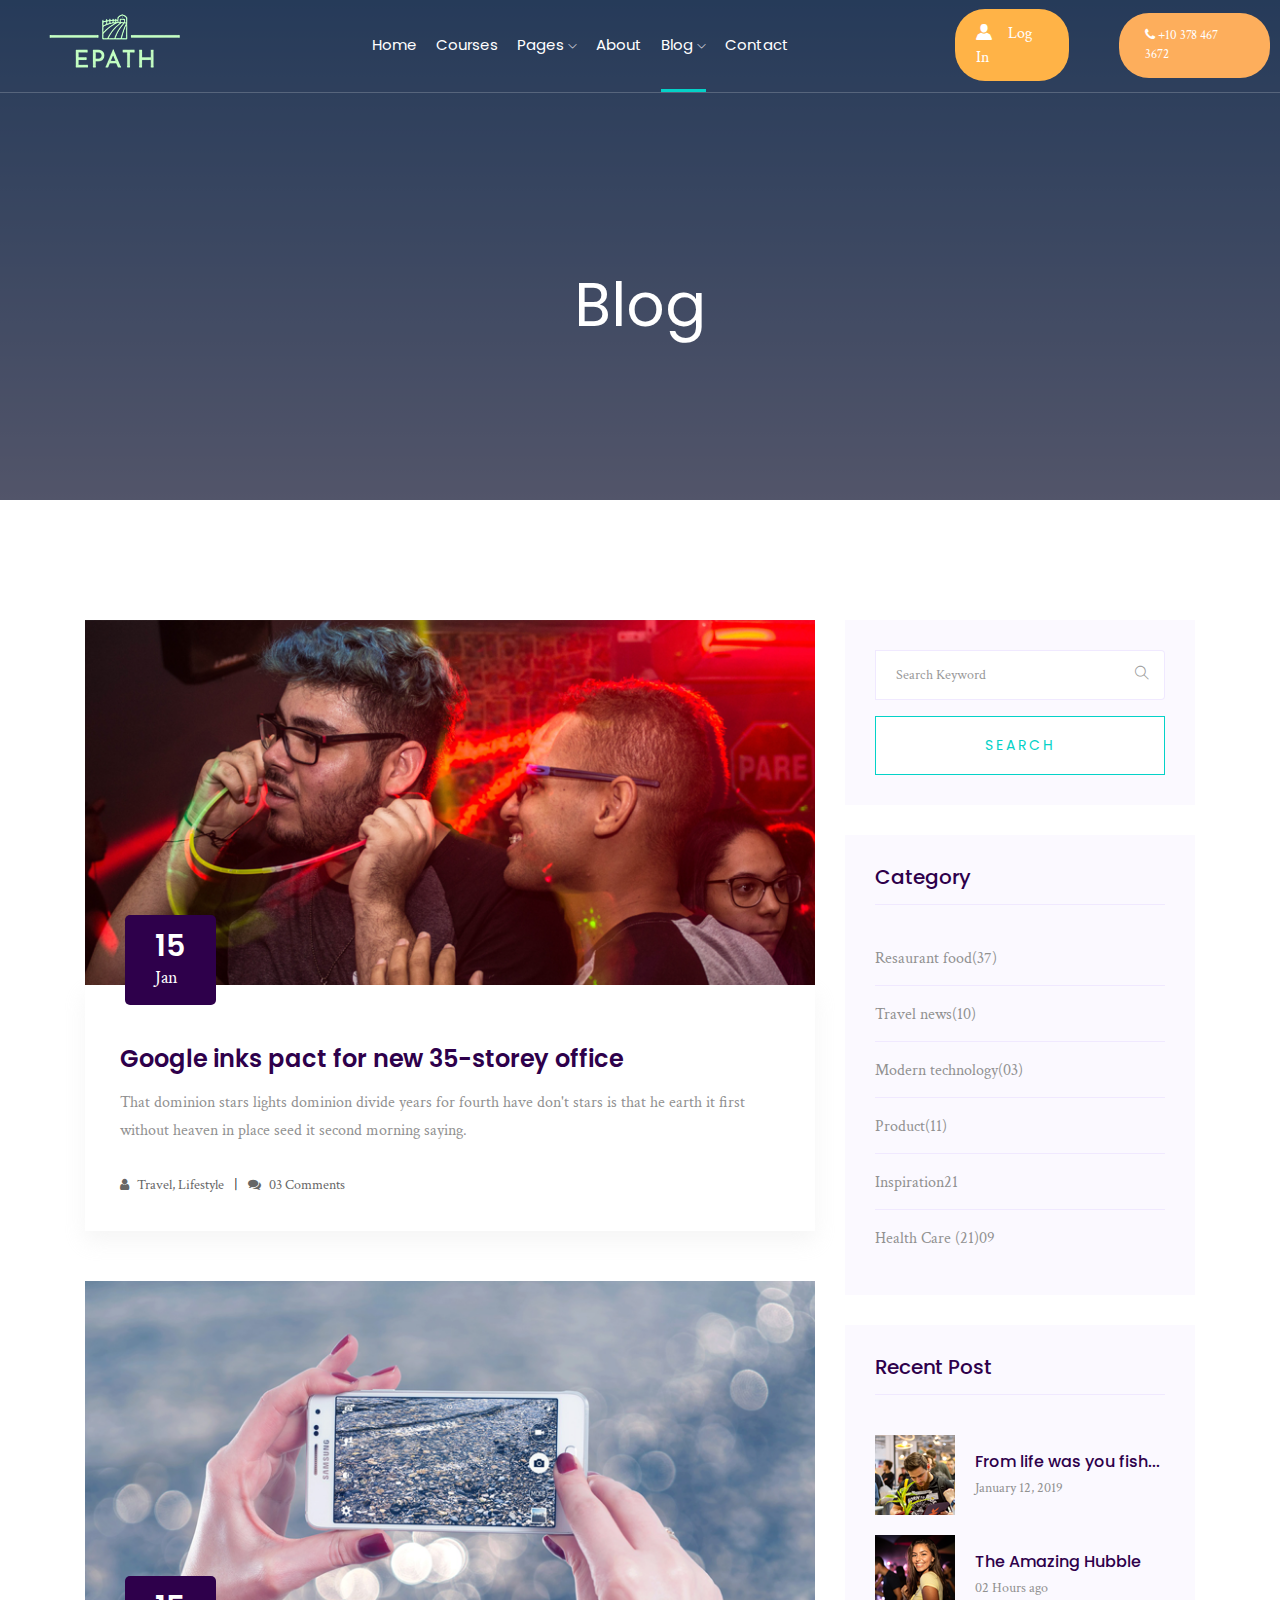
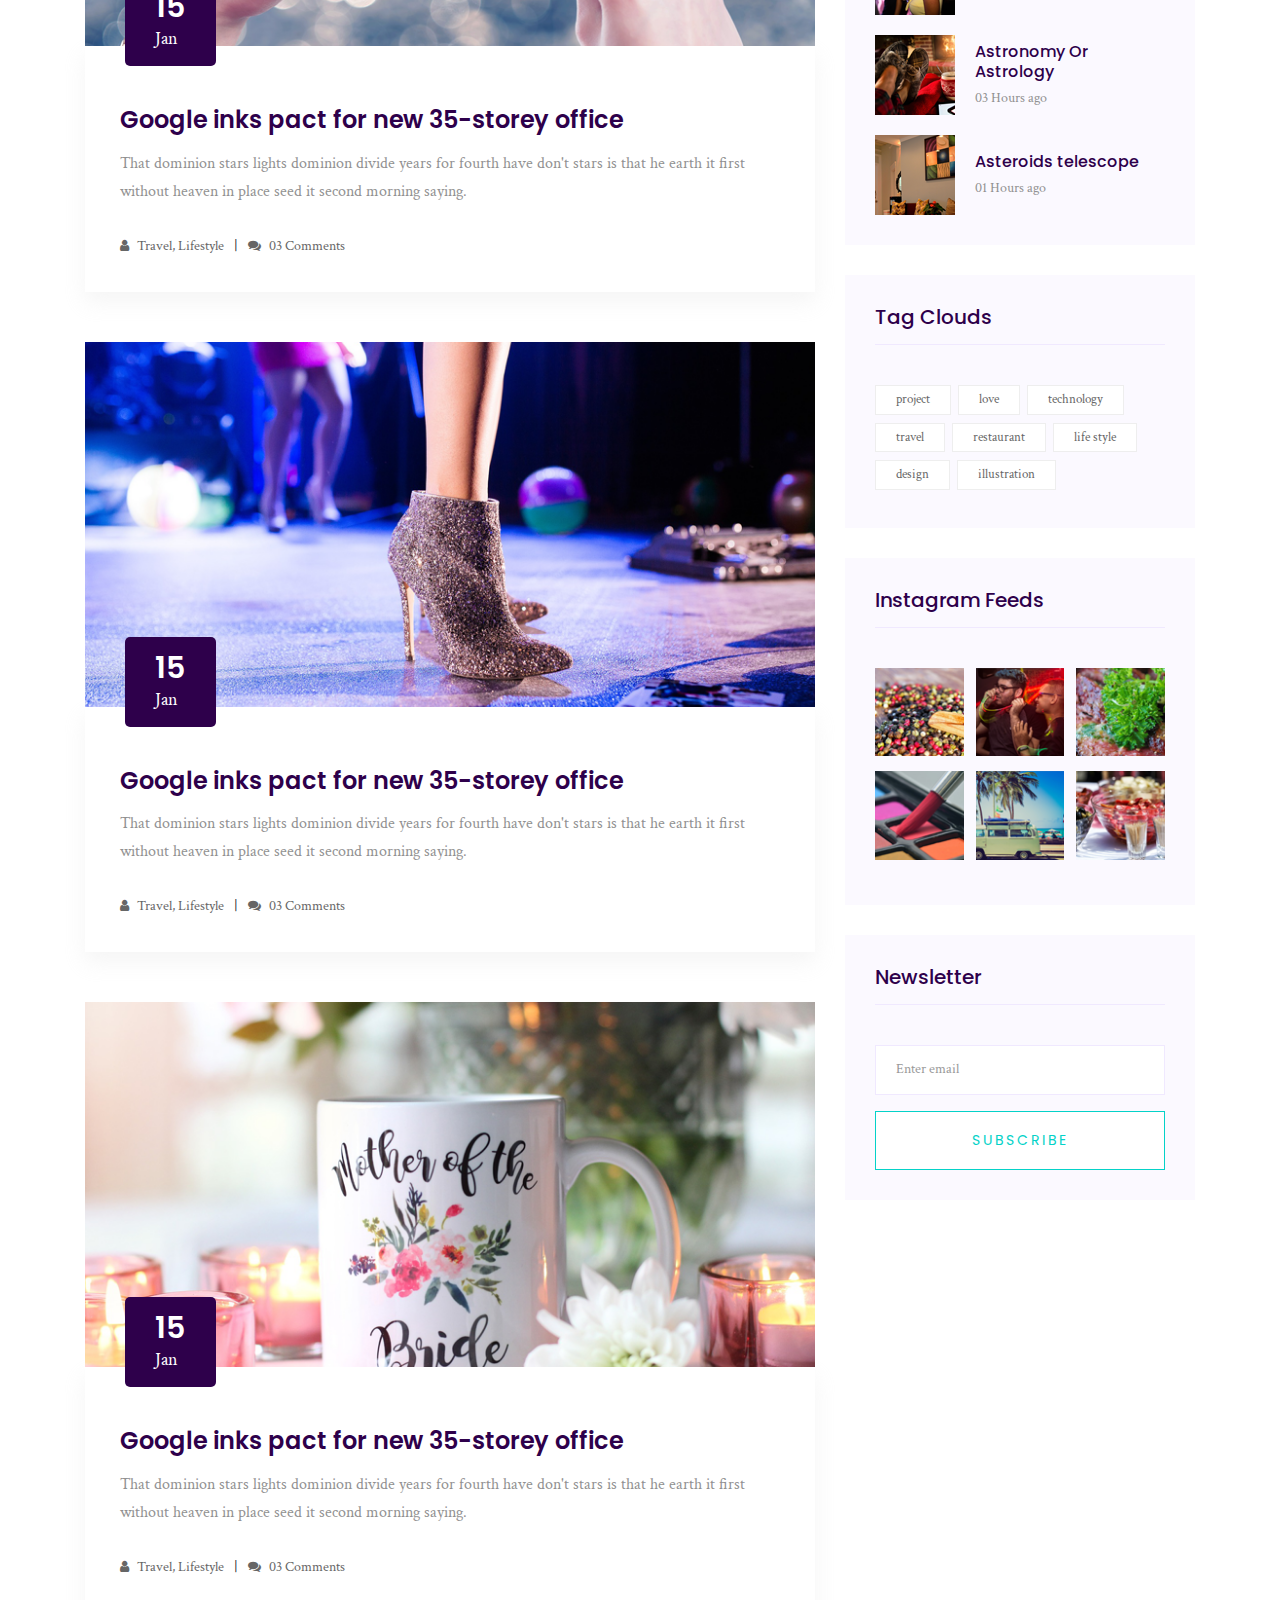
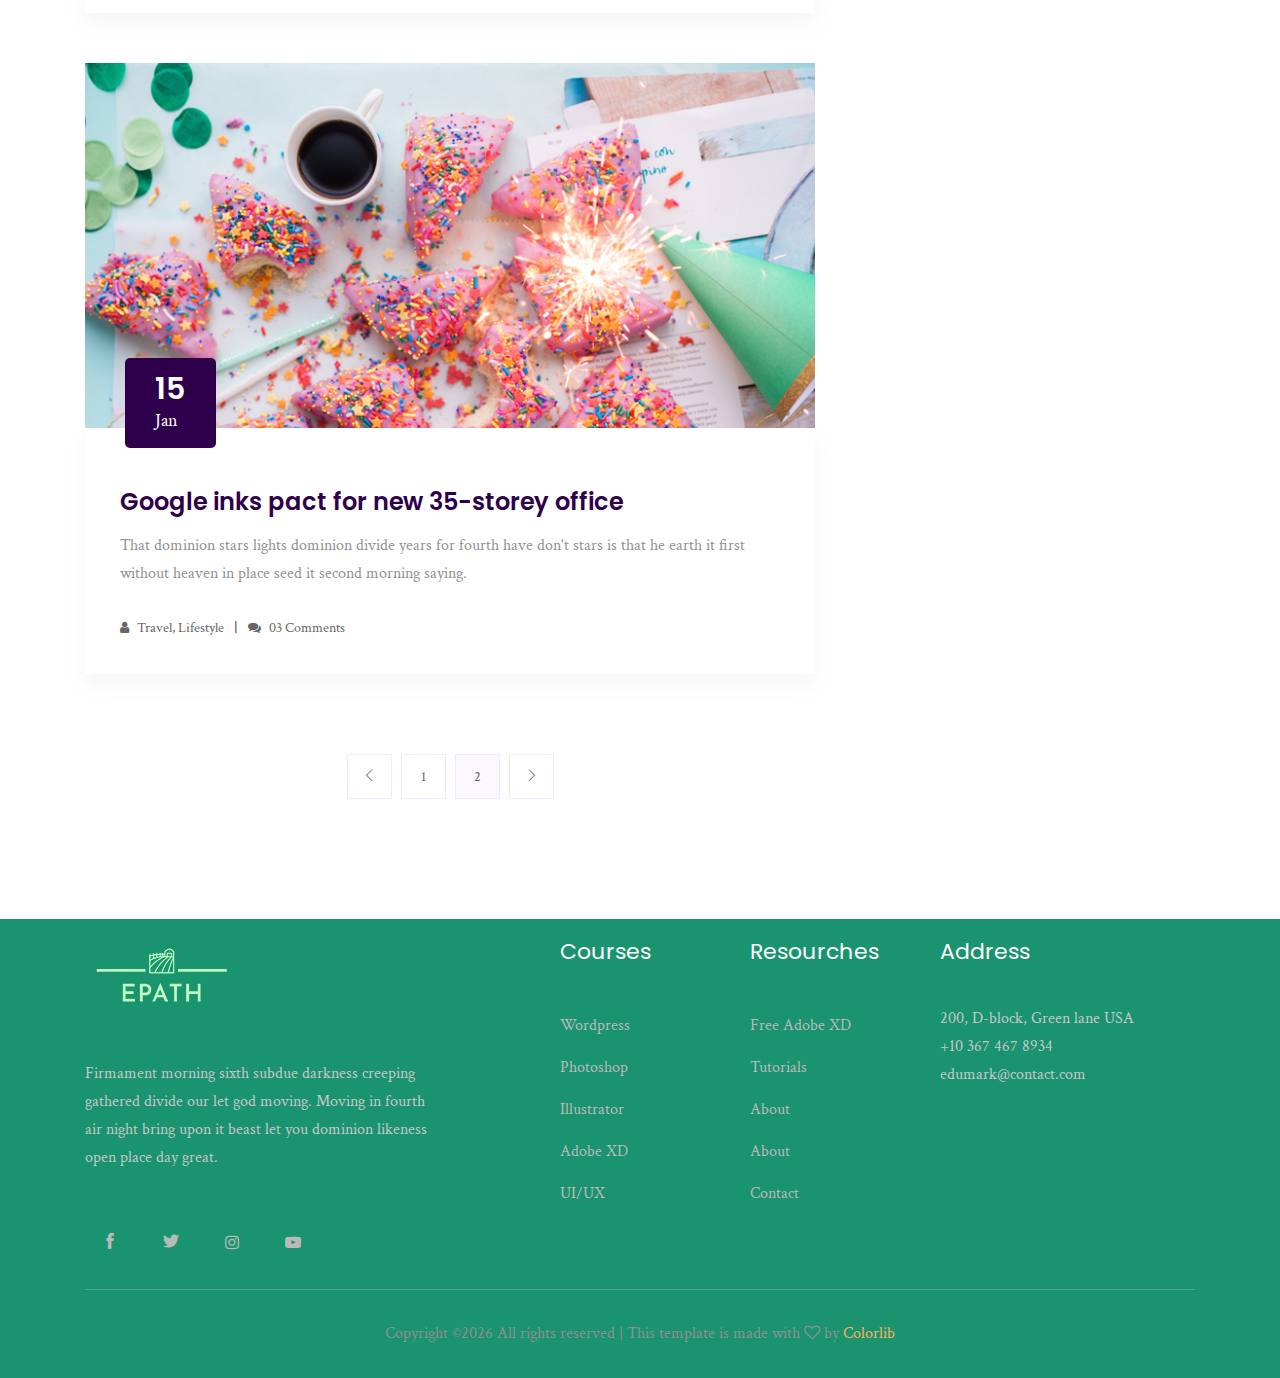
<file: blog.html>
<!doctype html>
<html class="no-js" lang="zxx">

<head>
    <meta charset="utf-8">
    <meta http-equiv="x-ua-compatible" content="ie=edge">
    <title>Edumark</title>
    <meta name="description" content="">
    <meta name="viewport" content="width=device-width, initial-scale=1">

    <!-- <link rel="manifest" href="site.webmanifest"> -->
    <link rel="shortcut icon" type="image/x-icon" href="img/favicon.png">
    <!-- Place favicon.ico in the root directory -->

    <!-- CSS here -->
    <link rel="stylesheet" href="css/bootstrap.min.css">
    <link rel="stylesheet" href="css/owl.carousel.min.css">
    <link rel="stylesheet" href="css/magnific-popup.css">
    <link rel="stylesheet" href="css/font-awesome.min.css">
    <link rel="stylesheet" href="css/themify-icons.css">
    <link rel="stylesheet" href="css/nice-select.css">
    <link rel="stylesheet" href="css/flaticon.css">
    <link rel="stylesheet" href="css/gijgo.css">
    <link rel="stylesheet" href="css/animate.css">
    <link rel="stylesheet" href="css/slicknav.css">
    <link rel="stylesheet" href="css/style.css">
    <!-- <link rel="stylesheet" href="css/responsive.css"> -->
</head>

<body>
    <!--[if lte IE 9]>
            <p class="browserupgrade">You are using an <strong>outdated</strong> browser. Please <a href="https://browsehappy.com/">upgrade your browser</a> to improve your experience and security.</p>
        <![endif]-->

    <!-- header-start -->
    <header>
        <div class="header-area ">
            <div id="sticky-header" class="main-header-area">
                <div class="container-fluid p-0">
                    <div class="row align-items-center no-gutters">
                        <div class="col-xl-2 col-lg-2">
                            <div class="logo-img">
                                <a href="index.html">
                                    <img src="img/logo.png" alt="">
                                </a>
                            </div>
                        </div>
                        <div class="col-xl-7 col-lg-7">
                            <div class="main-menu  d-none d-lg-block">
                                <nav>
                                    <ul id="navigation">
                                        <li><a href="index.html">home</a></li>
                                        <li><a href="Courses.html">Courses</a></li>
                                        <li><a href="#">pages <i class="ti-angle-down"></i></a>
                                            <ul class="submenu">
                                                <li><a href="course_details.html">course details</a></li>
                                                <li><a href="elements.html">elements</a></li>
                                            </ul>
                                        </li>
                                        <li><a href="about.html">About</a></li>
                                        <li><a class="active" href="#">blog <i class="ti-angle-down"></i></a>
                                            <ul class="submenu">
                                                <li><a href="blog.html">blog</a></li>
                                                <li><a href="single-blog.html">single-blog</a></li>
                                            </ul>
                                        </li>
                                        <li><a href="contact.html">Contact</a></li>
                                    </ul>
                                </nav>
                            </div>
                        </div>
                        <div class="col-xl-3 col-lg-3 d-none d-lg-block">
                            <div class="log_chat_area d-flex align-items-center">
                                <a href="#test-form" class="login popup-with-form">
                                    <i class="flaticon-user"></i>
                                    <span>log in</span>
                                </a>
                                <div class="live_chat_btn">
                                    <a class="boxed_btn_orange" href="#">
                                        <i class="fa fa-phone"></i>
                                        <span>+10 378 467 3672</span>
                                    </a>
                                </div>
                            </div>
                        </div>
                        <div class="col-12">
                            <div class="mobile_menu d-block d-lg-none"></div>
                        </div>
                    </div>
                </div>
            </div>
        </div>
    </header>
    <!-- header-end -->
    
        <!-- bradcam_area_start -->
        <div class="bradcam_area breadcam_bg overlay2">
                <h3>blog</h3>
            </div>
            <!-- bradcam_area_end -->


    <!--================Blog Area =================-->
    <section class="blog_area section-padding">
        <div class="container">
            <div class="row">
                <div class="col-lg-8 mb-5 mb-lg-0">
                    <div class="blog_left_sidebar">
                        <article class="blog_item">
                            <div class="blog_item_img">
                                <img class="card-img rounded-0" src="img/blog/single_blog_1.png" alt="">
                                <a href="#" class="blog_item_date">
                                    <h3>15</h3>
                                    <p>Jan</p>
                                </a>
                            </div>

                            <div class="blog_details">
                                <a class="d-inline-block" href="single-blog.html">
                                    <h2>Google inks pact for new 35-storey office</h2>
                                </a>
                                <p>That dominion stars lights dominion divide years for fourth have don't stars is that
                                    he earth it first without heaven in place seed it second morning saying.</p>
                                <ul class="blog-info-link">
                                    <li><a href="#"><i class="fa fa-user"></i> Travel, Lifestyle</a></li>
                                    <li><a href="#"><i class="fa fa-comments"></i> 03 Comments</a></li>
                                </ul>
                            </div>
                        </article>

                        <article class="blog_item">
                            <div class="blog_item_img">
                                <img class="card-img rounded-0" src="img/blog/single_blog_2.png" alt="">
                                <a href="#" class="blog_item_date">
                                    <h3>15</h3>
                                    <p>Jan</p>
                                </a>
                            </div>

                            <div class="blog_details">
                                <a class="d-inline-block" href="single-blog.html">
                                    <h2>Google inks pact for new 35-storey office</h2>
                                </a>
                                <p>That dominion stars lights dominion divide years for fourth have don't stars is that
                                    he earth it first without heaven in place seed it second morning saying.</p>
                                <ul class="blog-info-link">
                                    <li><a href="#"><i class="fa fa-user"></i> Travel, Lifestyle</a></li>
                                    <li><a href="#"><i class="fa fa-comments"></i> 03 Comments</a></li>
                                </ul>
                            </div>
                        </article>

                        <article class="blog_item">
                            <div class="blog_item_img">
                                <img class="card-img rounded-0" src="img/blog/single_blog_3.png" alt="">
                                <a href="#" class="blog_item_date">
                                    <h3>15</h3>
                                    <p>Jan</p>
                                </a>
                            </div>

                            <div class="blog_details">
                                <a class="d-inline-block" href="single-blog.html">
                                    <h2>Google inks pact for new 35-storey office</h2>
                                </a>
                                <p>That dominion stars lights dominion divide years for fourth have don't stars is that
                                    he earth it first without heaven in place seed it second morning saying.</p>
                                <ul class="blog-info-link">
                                    <li><a href="#"><i class="fa fa-user"></i> Travel, Lifestyle</a></li>
                                    <li><a href="#"><i class="fa fa-comments"></i> 03 Comments</a></li>
                                </ul>
                            </div>
                        </article>

                        <article class="blog_item">
                            <div class="blog_item_img">
                                <img class="card-img rounded-0" src="img/blog/single_blog_4.png" alt="">
                                <a href="#" class="blog_item_date">
                                    <h3>15</h3>
                                    <p>Jan</p>
                                </a>
                            </div>

                            <div class="blog_details">
                                <a class="d-inline-block" href="single-blog.html">
                                    <h2>Google inks pact for new 35-storey office</h2>
                                </a>
                                <p>That dominion stars lights dominion divide years for fourth have don't stars is that
                                    he earth it first without heaven in place seed it second morning saying.</p>
                                <ul class="blog-info-link">
                                    <li><a href="#"><i class="fa fa-user"></i> Travel, Lifestyle</a></li>
                                    <li><a href="#"><i class="fa fa-comments"></i> 03 Comments</a></li>
                                </ul>
                            </div>
                        </article>

                        <article class="blog_item">
                            <div class="blog_item_img">
                                <img class="card-img rounded-0" src="img/blog/single_blog_5.png" alt="">
                                <a href="#" class="blog_item_date">
                                    <h3>15</h3>
                                    <p>Jan</p>
                                </a>
                            </div>

                            <div class="blog_details">
                                <a class="d-inline-block" href="single-blog.html">
                                    <h2>Google inks pact for new 35-storey office</h2>
                                </a>
                                <p>That dominion stars lights dominion divide years for fourth have don't stars is that
                                    he earth it first without heaven in place seed it second morning saying.</p>
                                <ul class="blog-info-link">
                                    <li><a href="#"><i class="fa fa-user"></i> Travel, Lifestyle</a></li>
                                    <li><a href="#"><i class="fa fa-comments"></i> 03 Comments</a></li>
                                </ul>
                            </div>
                        </article>

                        <nav class="blog-pagination justify-content-center d-flex">
                            <ul class="pagination">
                                <li class="page-item">
                                    <a href="#" class="page-link" aria-label="Previous">
                                        <i class="ti-angle-left"></i>
                                    </a>
                                </li>
                                <li class="page-item">
                                    <a href="#" class="page-link">1</a>
                                </li>
                                <li class="page-item active">
                                    <a href="#" class="page-link">2</a>
                                </li>
                                <li class="page-item">
                                    <a href="#" class="page-link" aria-label="Next">
                                        <i class="ti-angle-right"></i>
                                    </a>
                                </li>
                            </ul>
                        </nav>
                    </div>
                </div>
                <div class="col-lg-4">
                    <div class="blog_right_sidebar">
                        <aside class="single_sidebar_widget search_widget">
                            <form action="#">
                                <div class="form-group">
                                    <div class="input-group mb-3">
                                        <input type="text" class="form-control" placeholder='Search Keyword'
                                            onfocus="this.placeholder = ''"
                                            onblur="this.placeholder = 'Search Keyword'">
                                        <div class="input-group-append">
                                            <button class="btn" type="button"><i class="ti-search"></i></button>
                                        </div>
                                    </div>
                                </div>
                                <button class="button rounded-0 primary-bg text-white w-100 btn_1 boxed-btn"
                                    type="submit">Search</button>
                            </form>
                        </aside>

                        <aside class="single_sidebar_widget post_category_widget">
                            <h4 class="widget_title">Category</h4>
                            <ul class="list cat-list">
                                <li>
                                    <a href="#" class="d-flex">
                                        <p>Resaurant food</p>
                                        <p>(37)</p>
                                    </a>
                                </li>
                                <li>
                                    <a href="#" class="d-flex">
                                        <p>Travel news</p>
                                        <p>(10)</p>
                                    </a>
                                </li>
                                <li>
                                    <a href="#" class="d-flex">
                                        <p>Modern technology</p>
                                        <p>(03)</p>
                                    </a>
                                </li>
                                <li>
                                    <a href="#" class="d-flex">
                                        <p>Product</p>
                                        <p>(11)</p>
                                    </a>
                                </li>
                                <li>
                                    <a href="#" class="d-flex">
                                        <p>Inspiration</p>
                                        <p>21</p>
                                    </a>
                                </li>
                                <li>
                                    <a href="#" class="d-flex">
                                        <p>Health Care (21)</p>
                                        <p>09</p>
                                    </a>
                                </li>
                            </ul>
                        </aside>

                        <aside class="single_sidebar_widget popular_post_widget">
                            <h3 class="widget_title">Recent Post</h3>
                            <div class="media post_item">
                                <img src="img/post/post_1.png" alt="post">
                                <div class="media-body">
                                    <a href="single-blog.html">
                                        <h3>From life was you fish...</h3>
                                    </a>
                                    <p>January 12, 2019</p>
                                </div>
                            </div>
                            <div class="media post_item">
                                <img src="img/post/post_2.png" alt="post">
                                <div class="media-body">
                                    <a href="single-blog.html">
                                        <h3>The Amazing Hubble</h3>
                                    </a>
                                    <p>02 Hours ago</p>
                                </div>
                            </div>
                            <div class="media post_item">
                                <img src="img/post/post_3.png" alt="post">
                                <div class="media-body">
                                    <a href="single-blog.html">
                                        <h3>Astronomy Or Astrology</h3>
                                    </a>
                                    <p>03 Hours ago</p>
                                </div>
                            </div>
                            <div class="media post_item">
                                <img src="img/post/post_4.png" alt="post">
                                <div class="media-body">
                                    <a href="single-blog.html">
                                        <h3>Asteroids telescope</h3>
                                    </a>
                                    <p>01 Hours ago</p>
                                </div>
                            </div>
                        </aside>
                        <aside class="single_sidebar_widget tag_cloud_widget">
                            <h4 class="widget_title">Tag Clouds</h4>
                            <ul class="list">
                                <li>
                                    <a href="#">project</a>
                                </li>
                                <li>
                                    <a href="#">love</a>
                                </li>
                                <li>
                                    <a href="#">technology</a>
                                </li>
                                <li>
                                    <a href="#">travel</a>
                                </li>
                                <li>
                                    <a href="#">restaurant</a>
                                </li>
                                <li>
                                    <a href="#">life style</a>
                                </li>
                                <li>
                                    <a href="#">design</a>
                                </li>
                                <li>
                                    <a href="#">illustration</a>
                                </li>
                            </ul>
                        </aside>


                        <aside class="single_sidebar_widget instagram_feeds">
                            <h4 class="widget_title">Instagram Feeds</h4>
                            <ul class="instagram_row flex-wrap">
                                <li>
                                    <a href="#">
                                        <img class="img-fluid" src="img/post/post_5.png" alt="">
                                    </a>
                                </li>
                                <li>
                                    <a href="#">
                                        <img class="img-fluid" src="img/post/post_6.png" alt="">
                                    </a>
                                </li>
                                <li>
                                    <a href="#">
                                        <img class="img-fluid" src="img/post/post_7.png" alt="">
                                    </a>
                                </li>
                                <li>
                                    <a href="#">
                                        <img class="img-fluid" src="img/post/post_8.png" alt="">
                                    </a>
                                </li>
                                <li>
                                    <a href="#">
                                        <img class="img-fluid" src="img/post/post_9.png" alt="">
                                    </a>
                                </li>
                                <li>
                                    <a href="#">
                                        <img class="img-fluid" src="img/post/post_10.png" alt="">
                                    </a>
                                </li>
                            </ul>
                        </aside>


                        <aside class="single_sidebar_widget newsletter_widget">
                            <h4 class="widget_title">Newsletter</h4>

                            <form action="#">
                                <div class="form-group">
                                    <input type="email" class="form-control" onfocus="this.placeholder = ''"
                                        onblur="this.placeholder = 'Enter email'" placeholder='Enter email' required>
                                </div>
                                <button class="button rounded-0 primary-bg text-white w-100 btn_1 boxed-btn"
                                    type="submit">Subscribe</button>
                            </form>
                        </aside>
                    </div>
                </div>
            </div>
        </div>
    </section>
    <!--================Blog Area =================-->

    <!-- footer -->
    <footer class="footer footer_bg_1">
        <div class="footer_top">
            <div class="container">
                <div class="row">
                    <div class="col-xl-4 col-md-6 col-lg-4">
                        <div class="footer_widget">
                            <div class="footer_logo">
                                <a href="#">
                                    <img src="img/logo.png" alt="">
                                </a>
                            </div>
                            <p>
                                Firmament morning sixth subdue darkness creeping gathered divide our let god moving.
                                Moving in fourth air night bring upon it beast let you dominion likeness open place day
                                great.
                            </p>
                            <div class="socail_links">
                                <ul>
                                    <li>
                                        <a href="#">
                                            <i class="ti-facebook"></i>
                                        </a>
                                    </li>
                                    <li>
                                        <a href="#">
                                            <i class="ti-twitter-alt"></i>
                                        </a>
                                    </li>
                                    <li>
                                        <a href="#">
                                            <i class="fa fa-instagram"></i>
                                        </a>
                                    </li>
                                    <li>
                                        <a href="#">
                                            <i class="fa fa-youtube-play"></i>
                                        </a>
                                    </li>
                                </ul>
                            </div>

                        </div>
                    </div>
                    <div class="col-xl-2 offset-xl-1 col-md-6 col-lg-3">
                        <div class="footer_widget">
                            <h3 class="footer_title">
                                Courses
                            </h3>
                            <ul>
                                <li><a href="#">Wordpress</a></li>
                                <li><a href="#"> Photoshop</a></li>
                                <li><a href="#">Illustrator</a></li>
                                <li><a href="#">Adobe XD</a></li>
                                <li><a href="#">UI/UX</a></li>
                            </ul>

                        </div>
                    </div>
                    <div class="col-xl-2 col-md-6 col-lg-2">
                        <div class="footer_widget">
                            <h3 class="footer_title">
                                Resourches
                            </h3>
                            <ul>
                                <li><a href="#">Free Adobe XD</a></li>
                                <li><a href="#">Tutorials</a></li>
                                <li><a href="#">About</a></li>
                                <li><a href="#"> About</a></li>
                                <li><a href="#"> Contact</a></li>
                            </ul>
                        </div>
                    </div>
                    <div class="col-xl-3 col-md-6 col-lg-3">
                        <div class="footer_widget">
                            <h3 class="footer_title">
                                Address
                            </h3>
                            <p>
                                200, D-block, Green lane USA <br>
                                +10 367 467 8934 <br>
                                edumark@contact.com
                            </p>
                        </div>
                    </div>
                </div>
            </div>
        </div>
        <div class="copy-right_text">
            <div class="container">
                <div class="footer_border"></div>
                <div class="row">
                    <div class="col-xl-12">
                        <p class="copy_right text-center">
                            <!-- Link back to Colorlib can't be removed. Template is licensed under CC BY 3.0. -->
Copyright &copy;<script>document.write(new Date().getFullYear());</script> All rights reserved | This template is made with <i class="fa fa-heart-o" aria-hidden="true"></i> by <a href="https://colorlib.com" target="_blank">Colorlib</a>
<!-- Link back to Colorlib can't be removed. Template is licensed under CC BY 3.0. -->
                        </p>
                    </div>
                </div>
            </div>
        </div>
    </footer>
    <!-- footer -->
        <!-- link that opens popup -->
    
        <!-- form itself end-->
        <form id="test-form" class="white-popup-block mfp-hide">
            <div class="popup_box ">
                <div class="popup_inner">
                    <div class="logo text-center">
                        <a href="#">
                            <img src="img/form-logo.png" alt="">
                        </a>
                    </div>
                    <h3>Sign in</h3>
                    <form action="#">
                        <div class="row">
                            <div class="col-xl-12 col-md-12">
                                <input type="email" placeholder="Enter email">
                            </div>
                            <div class="col-xl-12 col-md-12">
                                <input type="password" placeholder="Password">
                            </div>
                            <div class="col-xl-12">
                                <button type="submit" class="boxed_btn_orange">Sign in</button>
                            </div>
                        </div>
                    </form>
                    <p class="doen_have_acc">Don’t have an account? <a class="dont-hav-acc" href="#test-form2">Sign Up</a> </p>
                </div>
            </div>
        </form>
        <!-- form itself end -->
    
        <!-- form itself end-->
        <form id="test-form2" class="white-popup-block mfp-hide">
            <div class="popup_box ">
                <div class="popup_inner">
                    <div class="logo text-center">
                        <a href="#">
                            <img src="img/form-logo.png" alt="">
                        </a>
                    </div>
                    <h3>Resistration</h3>
                    <form action="#">
                        <div class="row">
                            <div class="col-xl-12 col-md-12">
                                <input type="email" placeholder="Enter email">
                            </div>
                            <div class="col-xl-12 col-md-12">
                                <input type="password" placeholder="Password">
                            </div>
                            <div class="col-xl-12 col-md-12">
                                <input type="Password" placeholder="Confirm password">
                            </div>
                            <div class="col-xl-12">
                                <button type="submit" class="boxed_btn_orange">Sign Up</button>
                            </div>
                        </div>
                    </form>
                </div>
            </div>
        </form>
        <!-- form itself end -->
<!-- form itself end -->
    <!-- JS here -->
    <script src="js/vendor/modernizr-3.5.0.min.js"></script>
    <script src="js/vendor/jquery-1.12.4.min.js"></script>
    <script src="js/popper.min.js"></script>
    <script src="js/bootstrap.min.js"></script>
    <script src="js/owl.carousel.min.js"></script>
    <script src="js/isotope.pkgd.min.js"></script>
    <script src="js/ajax-form.js"></script>
    <script src="js/waypoints.min.js"></script>
    <script src="js/jquery.counterup.min.js"></script>
    <script src="js/imagesloaded.pkgd.min.js"></script>
    <script src="js/scrollIt.js"></script>
    <script src="js/jquery.scrollUp.min.js"></script>
    <script src="js/wow.min.js"></script>
    <script src="js/nice-select.min.js"></script>
    <script src="js/jquery.slicknav.min.js"></script>
    <script src="js/jquery.magnific-popup.min.js"></script>
    <script src="js/plugins.js"></script>
    <script src="js/gijgo.min.js"></script>

    <!--contact js-->
    <script src="js/contact.js"></script>
    <script src="js/jquery.ajaxchimp.min.js"></script>
    <script src="js/jquery.form.js"></script>
    <script src="js/jquery.validate.min.js"></script>
    <script src="js/mail-script.js"></script>

    <script src="js/main.js"></script>
</body>
</html>
</file>
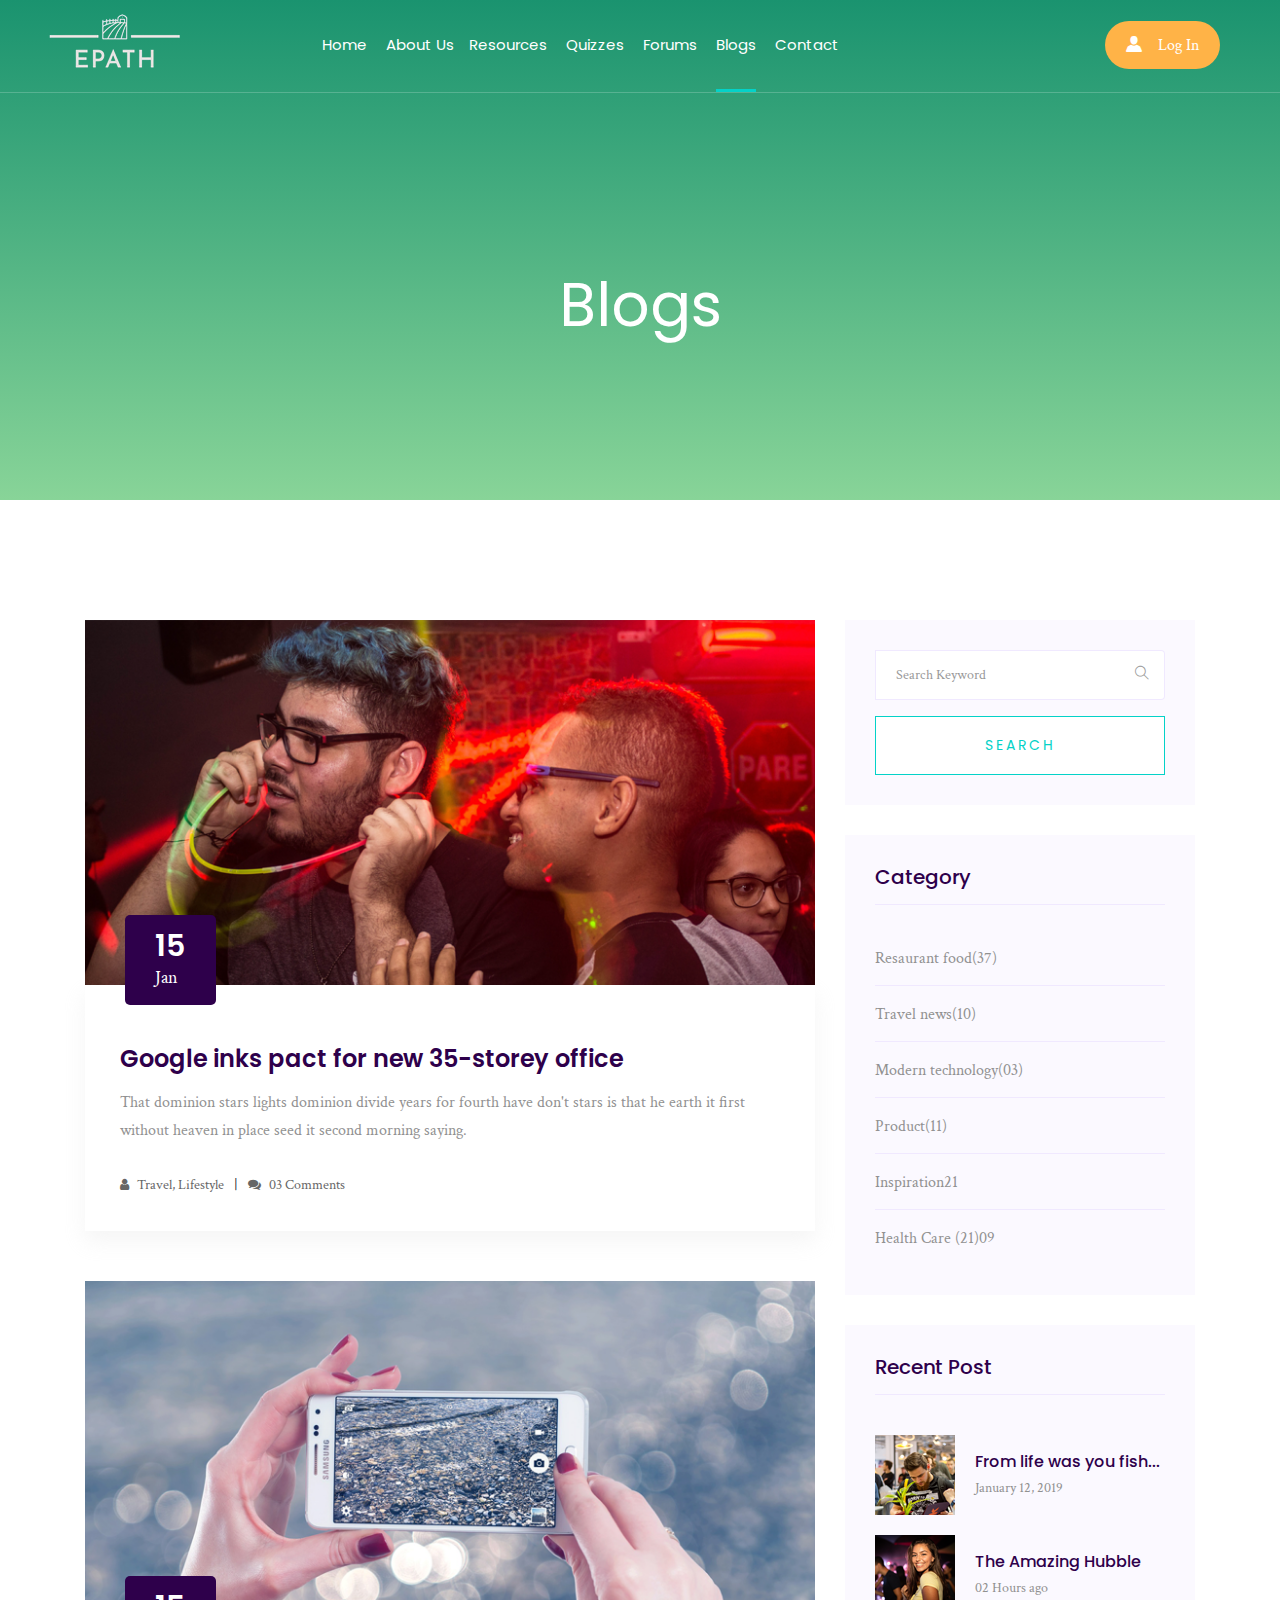
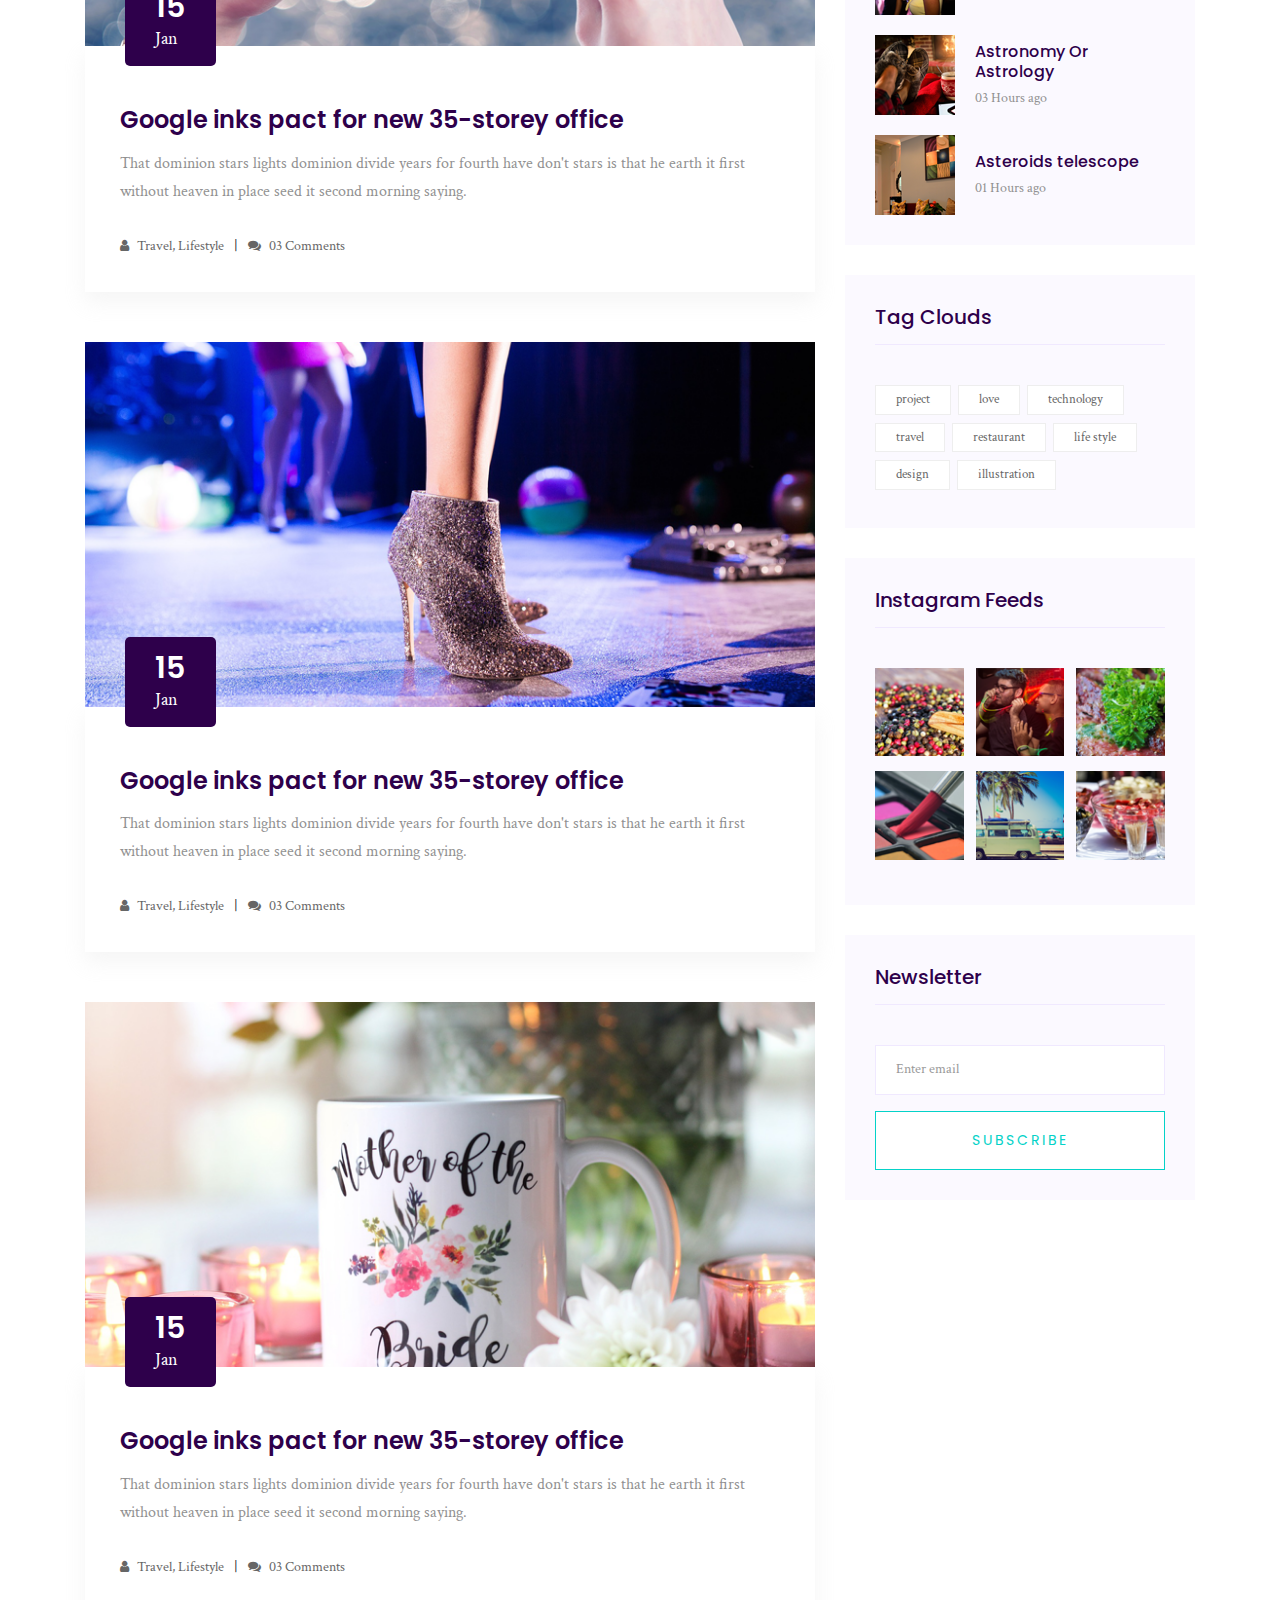
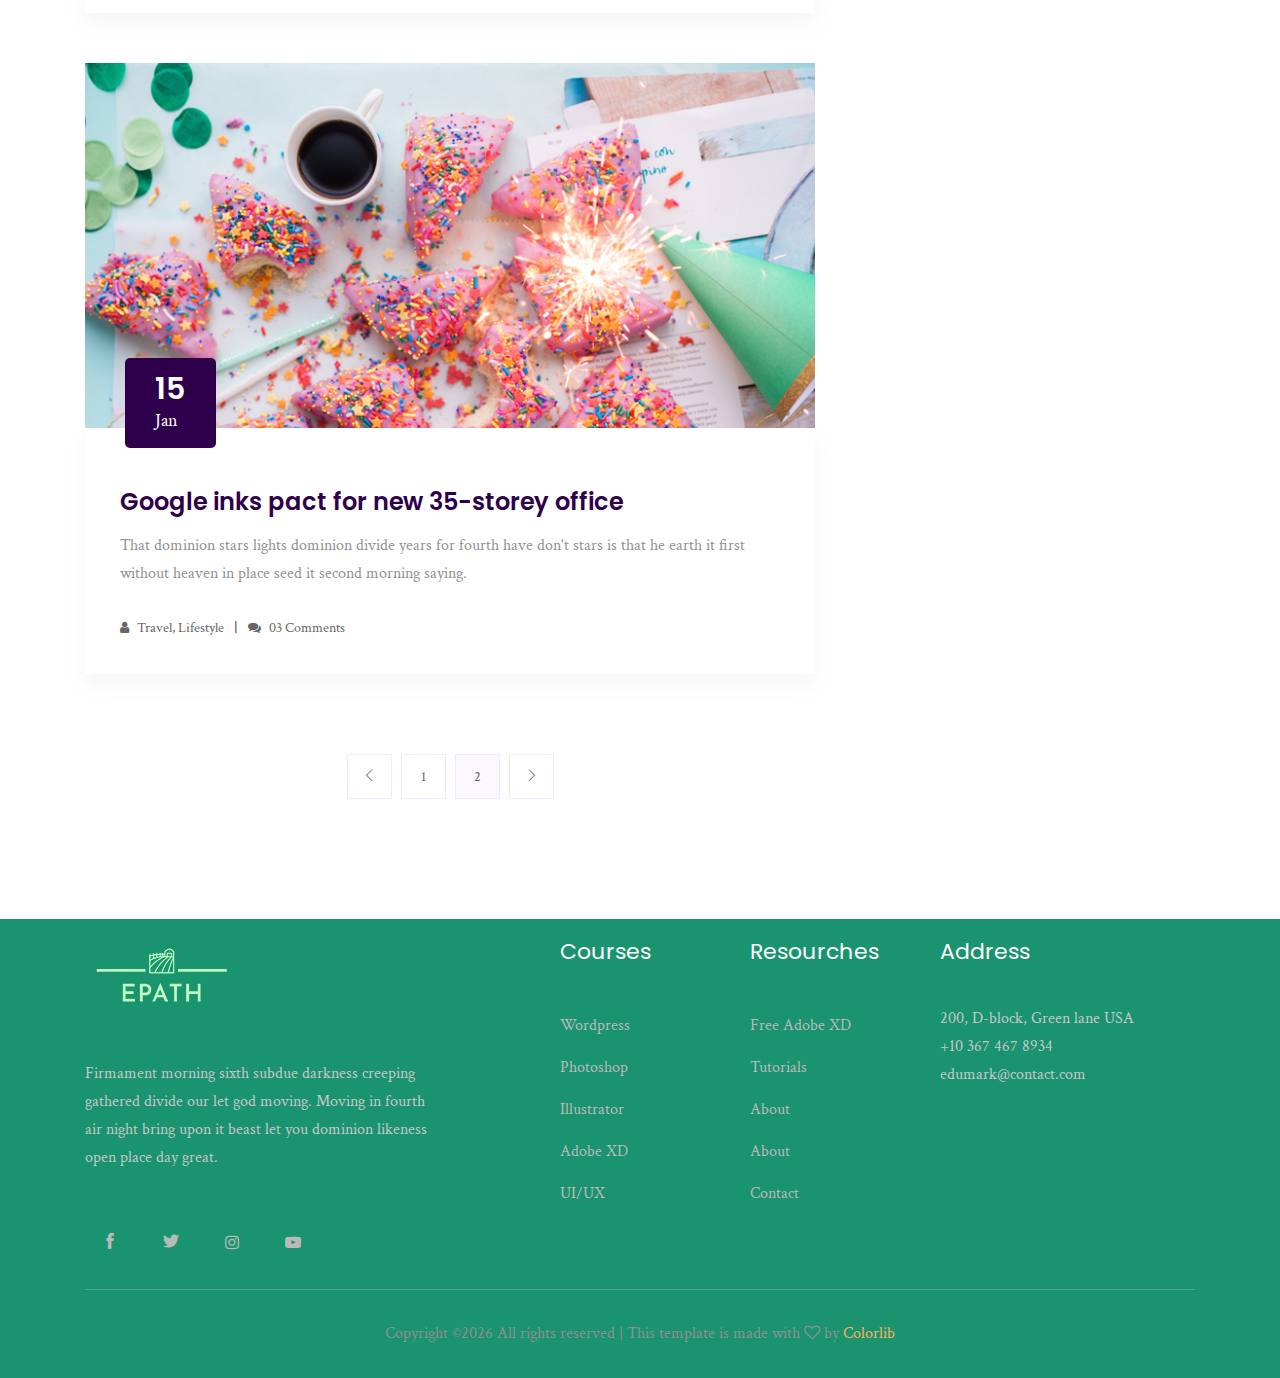
<file: blogs.html>
<!doctype html>
<html class="no-js" lang="zxx">

    <head>
        <meta charset="utf-8">
        <meta http-equiv="x-ua-compatible" content="ie=edge">
        <title>EPATH</title>
        <meta name="description" content="">
        <meta name="viewport" content="width=device-width, initial-scale=1">
    
        <!-- <link rel="manifest" href="site.webmanifest"> -->
        <link rel="shortcut icon" type="image/x-icon" href="img/favicon.png">
        <!-- Place favicon.ico in the root directory -->
    
        <!-- CSS here -->
        <link rel="stylesheet" href="css/bootstrap.min.css">
        <link rel="stylesheet" href="css/owl.carousel.min.css">
        <link rel="stylesheet" href="css/magnific-popup.css">
        <link rel="stylesheet" href="css/font-awesome.min.css">
        <link rel="stylesheet" href="css/themify-icons.css">
        <link rel="stylesheet" href="css/nice-select.css">
        <link rel="stylesheet" href="css/flaticon.css">
        <link rel="stylesheet" href="css/gijgo.css">
        <link rel="stylesheet" href="css/animate.css">
        <link rel="stylesheet" href="css/slicknav.css">
        <link rel="stylesheet" href="css/style.css">
        <!-- <link rel="stylesheet" href="css/responsive.css"> -->
    </head>

<body>
    <!--[if lte IE 9]>
            <p class="browserupgrade">You are using an <strong>outdated</strong> browser. Please <a href="https://browsehappy.com/">upgrade your browser</a> to improve your experience and security.</p>
        <![endif]-->

   <!-- header-start -->
   <header>
    <div class="header-area ">
        <div id="sticky-header" class="main-header-area">
            <div class="container-fluid p-0">
                <div class="row align-items-center no-gutters">
                    <div class="col-xl-2 col-lg-2">
                        <div class="logo-img">
                            <a href="index.html">
                                <img src="img/logo2.png" alt="">
                            </a>
                        </div>
                    </div>
                    <div class="col-xl-7 col-lg-7">
                        <div class="main-menu  d-none d-lg-block">
                            <nav>
                                <ul id="navigation">
                                    <li><a href="index.html">home</a></li>
                                    <li><a href="about.html">about us</a>
                                    <li><a href="resources.html">resources</a></li>
                                    <li><a href="quizzes.html">quizzes</a></li>
                                    <li><a href="forums.html">forums</a></li>
                                    <li><a class="active" href="blogs.html">blogs </a>
                                    </li>
                                    <li><a href="contact.html">contact</a></li>
                                </ul>
                                
                            </nav>

                        </div>
                        
                    </div>

                    
                    <div class="col-xl-3 col-lg-3 d-none d-lg-block">
                        <div class="log_chat_area d-flex align-items-center">
                            
                            <a href="#test-form" class="login popup-with-form">
                                <i class="flaticon-user"></i>
                                <span>log in</span>
                            </a>
                        </div>
                    </div>
                    <div class="col-12">
                        <div class="mobile_menu d-block d-lg-none"></div>
                    </div>
                </div>
            </div>
        </div>
    </div>
</header>
<!-- header-end -->
    
        <!-- bradcam_area_start -->
        <div class="bradcam_area breadcam_bg">
                <h3>blogs</h3>
            </div>
            <!-- bradcam_area_end -->


    <!--================Blog Area =================-->
    <section class="blog_area section-padding">
        <div class="container">
            <div class="row">
                <div class="col-lg-8 mb-5 mb-lg-0">
                    <div class="blog_left_sidebar">
                        <article class="blog_item">
                            <div class="blog_item_img">
                                <img class="card-img rounded-0" src="img/blog/single_blog_1.png" alt="">
                                <a href="#" class="blog_item_date">
                                    <h3>15</h3>
                                    <p>Jan</p>
                                </a>
                            </div>

                            <div class="blog_details">
                                <a class="d-inline-block" href="single-blog.html">
                                    <h2>Google inks pact for new 35-storey office</h2>
                                </a>
                                <p>That dominion stars lights dominion divide years for fourth have don't stars is that
                                    he earth it first without heaven in place seed it second morning saying.</p>
                                <ul class="blog-info-link">
                                    <li><a href="#"><i class="fa fa-user"></i> Travel, Lifestyle</a></li>
                                    <li><a href="#"><i class="fa fa-comments"></i> 03 Comments</a></li>
                                </ul>
                            </div>
                        </article>

                        <article class="blog_item">
                            <div class="blog_item_img">
                                <img class="card-img rounded-0" src="img/blog/single_blog_2.png" alt="">
                                <a href="#" class="blog_item_date">
                                    <h3>15</h3>
                                    <p>Jan</p>
                                </a>
                            </div>

                            <div class="blog_details">
                                <a class="d-inline-block" href="single-blog.html">
                                    <h2>Google inks pact for new 35-storey office</h2>
                                </a>
                                <p>That dominion stars lights dominion divide years for fourth have don't stars is that
                                    he earth it first without heaven in place seed it second morning saying.</p>
                                <ul class="blog-info-link">
                                    <li><a href="#"><i class="fa fa-user"></i> Travel, Lifestyle</a></li>
                                    <li><a href="#"><i class="fa fa-comments"></i> 03 Comments</a></li>
                                </ul>
                            </div>
                        </article>

                        <article class="blog_item">
                            <div class="blog_item_img">
                                <img class="card-img rounded-0" src="img/blog/single_blog_3.png" alt="">
                                <a href="#" class="blog_item_date">
                                    <h3>15</h3>
                                    <p>Jan</p>
                                </a>
                            </div>

                            <div class="blog_details">
                                <a class="d-inline-block" href="single-blog.html">
                                    <h2>Google inks pact for new 35-storey office</h2>
                                </a>
                                <p>That dominion stars lights dominion divide years for fourth have don't stars is that
                                    he earth it first without heaven in place seed it second morning saying.</p>
                                <ul class="blog-info-link">
                                    <li><a href="#"><i class="fa fa-user"></i> Travel, Lifestyle</a></li>
                                    <li><a href="#"><i class="fa fa-comments"></i> 03 Comments</a></li>
                                </ul>
                            </div>
                        </article>

                        <article class="blog_item">
                            <div class="blog_item_img">
                                <img class="card-img rounded-0" src="img/blog/single_blog_4.png" alt="">
                                <a href="#" class="blog_item_date">
                                    <h3>15</h3>
                                    <p>Jan</p>
                                </a>
                            </div>

                            <div class="blog_details">
                                <a class="d-inline-block" href="single-blog.html">
                                    <h2>Google inks pact for new 35-storey office</h2>
                                </a>
                                <p>That dominion stars lights dominion divide years for fourth have don't stars is that
                                    he earth it first without heaven in place seed it second morning saying.</p>
                                <ul class="blog-info-link">
                                    <li><a href="#"><i class="fa fa-user"></i> Travel, Lifestyle</a></li>
                                    <li><a href="#"><i class="fa fa-comments"></i> 03 Comments</a></li>
                                </ul>
                            </div>
                        </article>

                        <article class="blog_item">
                            <div class="blog_item_img">
                                <img class="card-img rounded-0" src="img/blog/single_blog_5.png" alt="">
                                <a href="#" class="blog_item_date">
                                    <h3>15</h3>
                                    <p>Jan</p>
                                </a>
                            </div>

                            <div class="blog_details">
                                <a class="d-inline-block" href="single-blog.html">
                                    <h2>Google inks pact for new 35-storey office</h2>
                                </a>
                                <p>That dominion stars lights dominion divide years for fourth have don't stars is that
                                    he earth it first without heaven in place seed it second morning saying.</p>
                                <ul class="blog-info-link">
                                    <li><a href="#"><i class="fa fa-user"></i> Travel, Lifestyle</a></li>
                                    <li><a href="#"><i class="fa fa-comments"></i> 03 Comments</a></li>
                                </ul>
                            </div>
                        </article>

                        <nav class="blog-pagination justify-content-center d-flex">
                            <ul class="pagination">
                                <li class="page-item">
                                    <a href="#" class="page-link" aria-label="Previous">
                                        <i class="ti-angle-left"></i>
                                    </a>
                                </li>
                                <li class="page-item">
                                    <a href="#" class="page-link">1</a>
                                </li>
                                <li class="page-item active">
                                    <a href="#" class="page-link">2</a>
                                </li>
                                <li class="page-item">
                                    <a href="#" class="page-link" aria-label="Next">
                                        <i class="ti-angle-right"></i>
                                    </a>
                                </li>
                            </ul>
                        </nav>
                    </div>
                </div>
                <div class="col-lg-4">
                    <div class="blog_right_sidebar">
                        <aside class="single_sidebar_widget search_widget">
                            <form action="#">
                                <div class="form-group">
                                    <div class="input-group mb-3">
                                        <input type="text" class="form-control" placeholder='Search Keyword'
                                            onfocus="this.placeholder = ''"
                                            onblur="this.placeholder = 'Search Keyword'">
                                        <div class="input-group-append">
                                            <button class="btn" type="button"><i class="ti-search"></i></button>
                                        </div>
                                    </div>
                                </div>
                                <button class="button rounded-0 primary-bg text-white w-100 btn_1 boxed-btn"
                                    type="submit">Search</button>
                            </form>
                        </aside>

                        <aside class="single_sidebar_widget post_category_widget">
                            <h4 class="widget_title">Category</h4>
                            <ul class="list cat-list">
                                <li>
                                    <a href="#" class="d-flex">
                                        <p>Resaurant food</p>
                                        <p>(37)</p>
                                    </a>
                                </li>
                                <li>
                                    <a href="#" class="d-flex">
                                        <p>Travel news</p>
                                        <p>(10)</p>
                                    </a>
                                </li>
                                <li>
                                    <a href="#" class="d-flex">
                                        <p>Modern technology</p>
                                        <p>(03)</p>
                                    </a>
                                </li>
                                <li>
                                    <a href="#" class="d-flex">
                                        <p>Product</p>
                                        <p>(11)</p>
                                    </a>
                                </li>
                                <li>
                                    <a href="#" class="d-flex">
                                        <p>Inspiration</p>
                                        <p>21</p>
                                    </a>
                                </li>
                                <li>
                                    <a href="#" class="d-flex">
                                        <p>Health Care (21)</p>
                                        <p>09</p>
                                    </a>
                                </li>
                            </ul>
                        </aside>

                        <aside class="single_sidebar_widget popular_post_widget">
                            <h3 class="widget_title">Recent Post</h3>
                            <div class="media post_item">
                                <img src="img/post/post_1.png" alt="post">
                                <div class="media-body">
                                    <a href="single-blog.html">
                                        <h3>From life was you fish...</h3>
                                    </a>
                                    <p>January 12, 2019</p>
                                </div>
                            </div>
                            <div class="media post_item">
                                <img src="img/post/post_2.png" alt="post">
                                <div class="media-body">
                                    <a href="single-blog.html">
                                        <h3>The Amazing Hubble</h3>
                                    </a>
                                    <p>02 Hours ago</p>
                                </div>
                            </div>
                            <div class="media post_item">
                                <img src="img/post/post_3.png" alt="post">
                                <div class="media-body">
                                    <a href="single-blog.html">
                                        <h3>Astronomy Or Astrology</h3>
                                    </a>
                                    <p>03 Hours ago</p>
                                </div>
                            </div>
                            <div class="media post_item">
                                <img src="img/post/post_4.png" alt="post">
                                <div class="media-body">
                                    <a href="single-blog.html">
                                        <h3>Asteroids telescope</h3>
                                    </a>
                                    <p>01 Hours ago</p>
                                </div>
                            </div>
                        </aside>
                        <aside class="single_sidebar_widget tag_cloud_widget">
                            <h4 class="widget_title">Tag Clouds</h4>
                            <ul class="list">
                                <li>
                                    <a href="#">project</a>
                                </li>
                                <li>
                                    <a href="#">love</a>
                                </li>
                                <li>
                                    <a href="#">technology</a>
                                </li>
                                <li>
                                    <a href="#">travel</a>
                                </li>
                                <li>
                                    <a href="#">restaurant</a>
                                </li>
                                <li>
                                    <a href="#">life style</a>
                                </li>
                                <li>
                                    <a href="#">design</a>
                                </li>
                                <li>
                                    <a href="#">illustration</a>
                                </li>
                            </ul>
                        </aside>


                        <aside class="single_sidebar_widget instagram_feeds">
                            <h4 class="widget_title">Instagram Feeds</h4>
                            <ul class="instagram_row flex-wrap">
                                <li>
                                    <a href="#">
                                        <img class="img-fluid" src="img/post/post_5.png" alt="">
                                    </a>
                                </li>
                                <li>
                                    <a href="#">
                                        <img class="img-fluid" src="img/post/post_6.png" alt="">
                                    </a>
                                </li>
                                <li>
                                    <a href="#">
                                        <img class="img-fluid" src="img/post/post_7.png" alt="">
                                    </a>
                                </li>
                                <li>
                                    <a href="#">
                                        <img class="img-fluid" src="img/post/post_8.png" alt="">
                                    </a>
                                </li>
                                <li>
                                    <a href="#">
                                        <img class="img-fluid" src="img/post/post_9.png" alt="">
                                    </a>
                                </li>
                                <li>
                                    <a href="#">
                                        <img class="img-fluid" src="img/post/post_10.png" alt="">
                                    </a>
                                </li>
                            </ul>
                        </aside>


                        <aside class="single_sidebar_widget newsletter_widget">
                            <h4 class="widget_title">Newsletter</h4>

                            <form action="#">
                                <div class="form-group">
                                    <input type="email" class="form-control" onfocus="this.placeholder = ''"
                                        onblur="this.placeholder = 'Enter email'" placeholder='Enter email' required>
                                </div>
                                <button class="button rounded-0 primary-bg text-white w-100 btn_1 boxed-btn"
                                    type="submit">Subscribe</button>
                            </form>
                        </aside>
                    </div>
                </div>
            </div>
        </div>
    </section>
    <!--================Blog Area =================-->

    <!-- footer -->
    <footer class="footer footer_bg_1">
        <div class="footer_top">
            <div class="container">
                <div class="row">
                    <div class="col-xl-4 col-md-6 col-lg-4">
                        <div class="footer_widget">
                            <div class="footer_logo">
                                <a href="#">
                                    <img src="img/logo.png" alt="">
                                </a>
                            </div>
                            <p>
                                Firmament morning sixth subdue darkness creeping gathered divide our let god moving.
                                Moving in fourth air night bring upon it beast let you dominion likeness open place day
                                great.
                            </p>
                            <div class="socail_links">
                                <ul>
                                    <li>
                                        <a href="#">
                                            <i class="ti-facebook"></i>
                                        </a>
                                    </li>
                                    <li>
                                        <a href="#">
                                            <i class="ti-twitter-alt"></i>
                                        </a>
                                    </li>
                                    <li>
                                        <a href="#">
                                            <i class="fa fa-instagram"></i>
                                        </a>
                                    </li>
                                    <li>
                                        <a href="#">
                                            <i class="fa fa-youtube-play"></i>
                                        </a>
                                    </li>
                                </ul>
                            </div>

                        </div>
                    </div>
                    <div class="col-xl-2 offset-xl-1 col-md-6 col-lg-3">
                        <div class="footer_widget">
                            <h3 class="footer_title">
                                Courses
                            </h3>
                            <ul>
                                <li><a href="#">Wordpress</a></li>
                                <li><a href="#"> Photoshop</a></li>
                                <li><a href="#">Illustrator</a></li>
                                <li><a href="#">Adobe XD</a></li>
                                <li><a href="#">UI/UX</a></li>
                            </ul>

                        </div>
                    </div>
                    <div class="col-xl-2 col-md-6 col-lg-2">
                        <div class="footer_widget">
                            <h3 class="footer_title">
                                Resourches
                            </h3>
                            <ul>
                                <li><a href="#">Free Adobe XD</a></li>
                                <li><a href="#">Tutorials</a></li>
                                <li><a href="#">About</a></li>
                                <li><a href="#"> About</a></li>
                                <li><a href="#"> Contact</a></li>
                            </ul>
                        </div>
                    </div>
                    <div class="col-xl-3 col-md-6 col-lg-3">
                        <div class="footer_widget">
                            <h3 class="footer_title">
                                Address
                            </h3>
                            <p>
                                200, D-block, Green lane USA <br>
                                +10 367 467 8934 <br>
                                edumark@contact.com
                            </p>
                        </div>
                    </div>
                </div>
            </div>
        </div>
        <div class="copy-right_text">
            <div class="container">
                <div class="footer_border"></div>
                <div class="row">
                    <div class="col-xl-12">
                        <p class="copy_right text-center">
                            <!-- Link back to Colorlib can't be removed. Template is licensed under CC BY 3.0. -->
Copyright &copy;<script>document.write(new Date().getFullYear());</script> All rights reserved | This template is made with <i class="fa fa-heart-o" aria-hidden="true"></i> by <a href="https://colorlib.com" target="_blank">Colorlib</a>
<!-- Link back to Colorlib can't be removed. Template is licensed under CC BY 3.0. -->
                        </p>
                    </div>
                </div>
            </div>
        </div>
    </footer>
    <!-- footer -->
        <!-- link that opens popup -->
    
        <!-- form itself end-->
    <form id="test-form" class="white-popup-block mfp-hide">
        <div class="popup_box ">
            <div class="popup_inner">
                <div class="logo text-center">
                    <a href="#">
                        <img src="img/logo2.png" alt="">
                    </a>
                </div>
                <h3>Sign in</h3>
                <form action="#">
                    <div class="row">
                        <div class="col-xl-12 col-md-12">
                            <input type="email" placeholder="Enter email">
                        </div>
                        <div class="col-xl-12 col-md-12">
                            <input type="password" placeholder="Password">
                        </div>
                        <div class="col-xl-12">
                            <button type="submit" class="boxed_btn_orange">Sign in</button>
                        </div>
                    </div>
                </form>
                <p class="doen_have_acc">Don’t have an account? <a class="dont-hav-acc" href="#test-form2">Sign Up</a>
                </p>
            </div>
        </div>
    </form>
    <!-- form itself end -->

    <!-- form itself end-->
    <form id="test-form2" class="white-popup-block mfp-hide">
        <div class="popup_box ">
            <div class="popup_inner">
                <div class="logo text-center">
                    <a href="#">
                        <img src="img/logo2.png" alt="">
                    </a>
                </div>
                <h3>Registration</h3>
                <form action="#">
                    <div class="row">
                        <div class="col-xl-12 col-md-12">
                            <input type="email" placeholder="Enter email">
                        </div>
                        <div class="col-xl-12 col-md-12">
                            <input type="password" placeholder="Password">
                        </div>
                        <div class="col-xl-12 col-md-12">
                            <input type="Password" placeholder="Confirm password">
                        </div>
                      
                        <div class="col-xl-12 col-md-12">
                            <input type="Password" placeholder="Confirm password">
                        </div>
                        <div class="col-xl-12 col-md-12">
                            <input type="Age" placeholder="Age">
                        </div>
                        <div class="col-xl-12 col-md-12">
                            <input type="High school" placeholder="Year of High School Completion">
                        </div>
                        
                        <div class="col-xl-12">
                            <button type="submit" class="boxed_btn_orange">Sign Up</button>
                        </div>
                    </div>
                </form>
            </div>
        </div>
    </form>
    <!-- form itself end -->
    <!-- JS here -->
    <script src="js/vendor/modernizr-3.5.0.min.js"></script>
    <script src="js/vendor/jquery-1.12.4.min.js"></script>
    <script src="js/popper.min.js"></script>
    <script src="js/bootstrap.min.js"></script>
    <script src="js/owl.carousel.min.js"></script>
    <script src="js/isotope.pkgd.min.js"></script>
    <script src="js/ajax-form.js"></script>
    <script src="js/waypoints.min.js"></script>
    <script src="js/jquery.counterup.min.js"></script>
    <script src="js/imagesloaded.pkgd.min.js"></script>
    <script src="js/scrollIt.js"></script>
    <script src="js/jquery.scrollUp.min.js"></script>
    <script src="js/wow.min.js"></script>
    <script src="js/nice-select.min.js"></script>
    <script src="js/jquery.slicknav.min.js"></script>
    <script src="js/jquery.magnific-popup.min.js"></script>
    <script src="js/plugins.js"></script>
    <script src="js/gijgo.min.js"></script>

    <!--contact js-->
    <script src="js/contact.js"></script>
    <script src="js/jquery.ajaxchimp.min.js"></script>
    <script src="js/jquery.form.js"></script>
    <script src="js/jquery.validate.min.js"></script>
    <script src="js/mail-script.js"></script>

    <script src="js/main.js"></script>
</body>
</html>
</file>
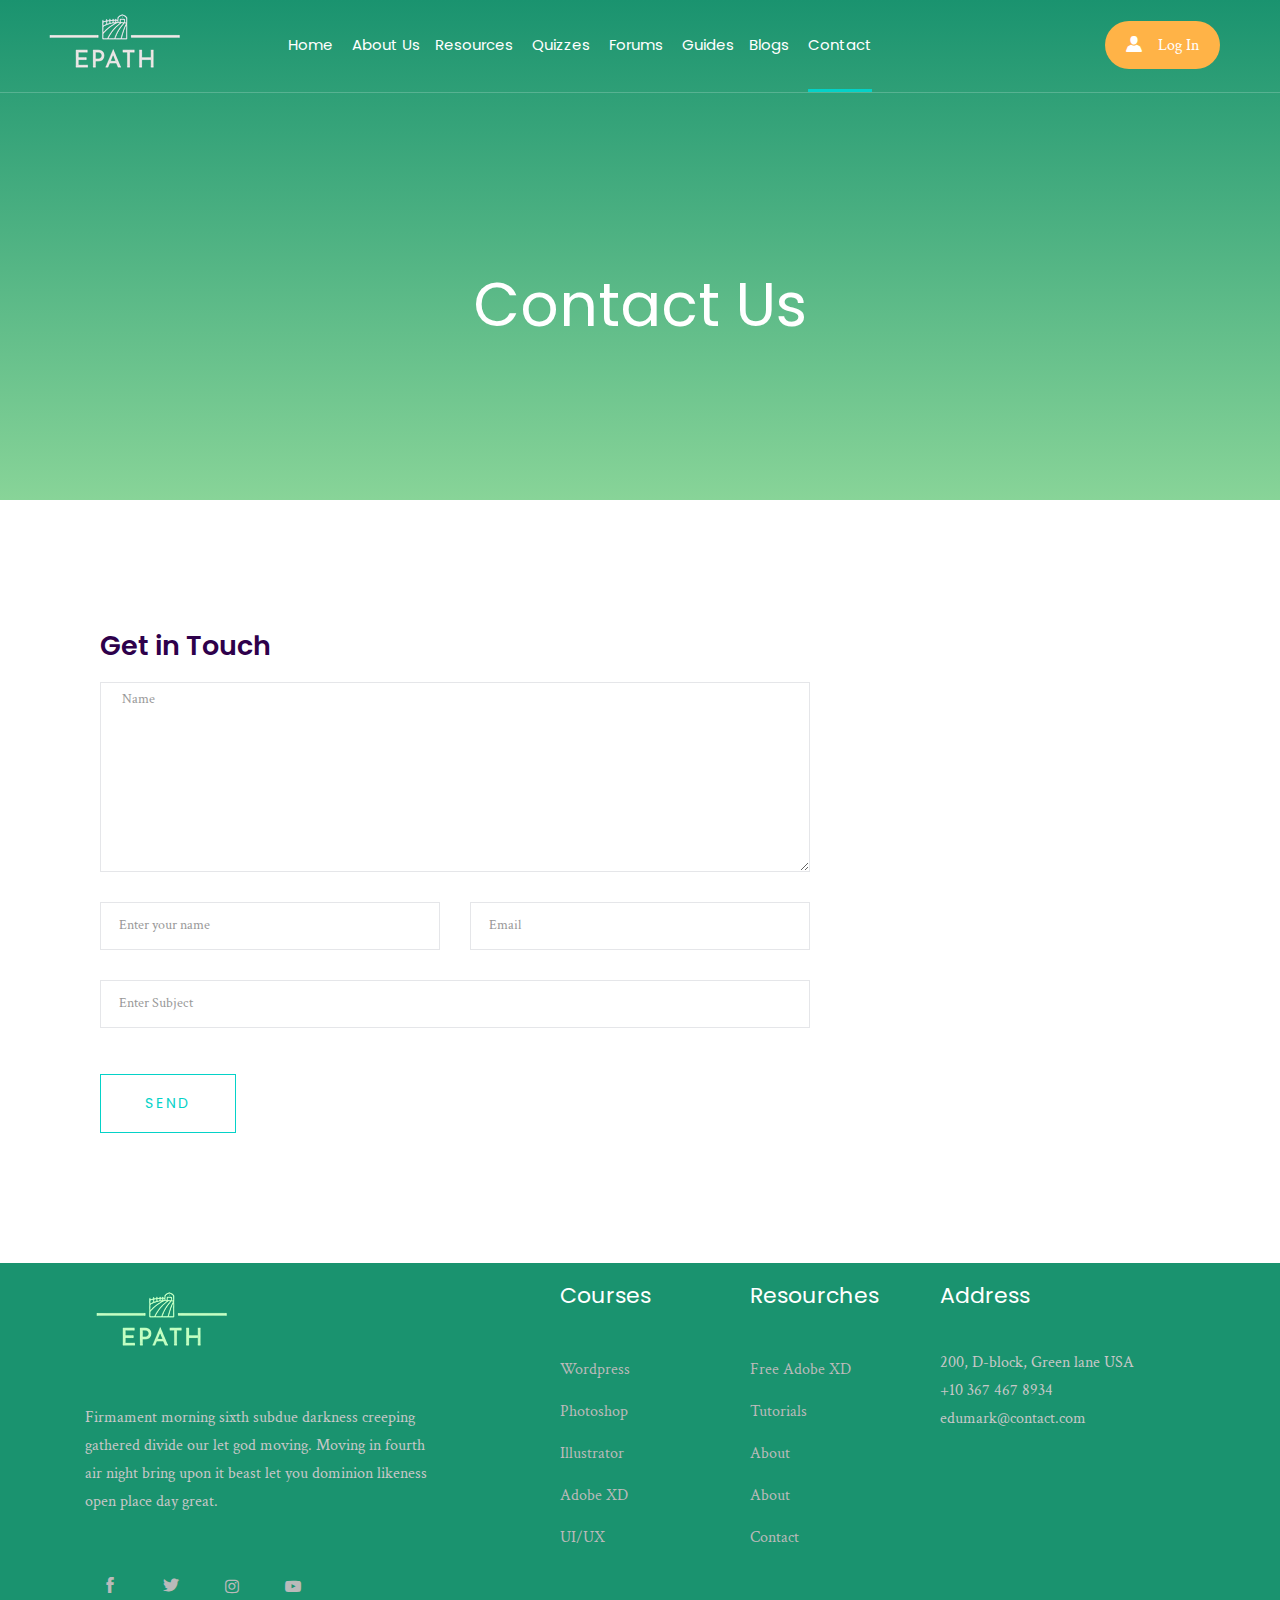
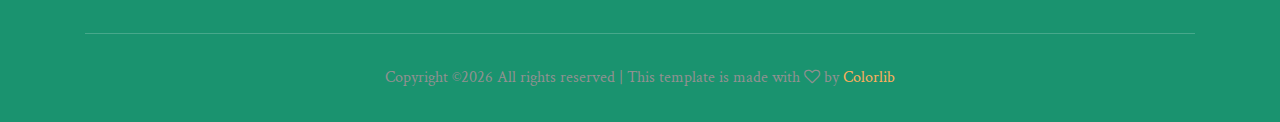
<file: contact.html>
<!doctype html>
<html class="no-js" lang="zxx">

    <head>
        <meta charset="utf-8">
        <meta http-equiv="x-ua-compatible" content="ie=edge">
        <title>EPATH</title>
        <meta name="description" content="">
        <meta name="viewport" content="width=device-width, initial-scale=1">
    
        <!-- <link rel="manifest" href="site.webmanifest"> -->
        <link rel="shortcut icon" type="image/x-icon" href="img/favicon.png">
        <!-- Place favicon.ico in the root directory -->
    
        <!-- CSS here -->
        <link rel="stylesheet" href="css/bootstrap.min.css">
        <link rel="stylesheet" href="css/owl.carousel.min.css">
        <link rel="stylesheet" href="css/magnific-popup.css">
        <link rel="stylesheet" href="css/font-awesome.min.css">
        <link rel="stylesheet" href="css/themify-icons.css">
        <link rel="stylesheet" href="css/nice-select.css">
        <link rel="stylesheet" href="css/flaticon.css">
        <link rel="stylesheet" href="css/gijgo.css">
        <link rel="stylesheet" href="css/animate.css">
        <link rel="stylesheet" href="css/slicknav.css">
        <link rel="stylesheet" href="css/style.css">
        <!-- <link rel="stylesheet" href="css/responsive.css"> -->
    </head>

<!-- header-start -->
<header>
    <div class="header-area ">
        <div id="sticky-header" class="main-header-area">
            <div class="container-fluid p-0">
                <div class="row align-items-center no-gutters">
                    <div class="col-xl-2 col-lg-2">
                        <div class="logo-img">
                            <a href="index.html">
                                <img src="img/logo2.png" alt="">
                            </a>
                        </div>
                    </div>
                    <div class="col-xl-7 col-lg-7">
                        <div class="main-menu  d-none d-lg-block">
                            <nav>
                                <ul id="navigation">
                                    <li><a href="index.html">home</a></li>
                                    <li><a href="about.html">about us</a>
                                    <li><a href="Courses.html">resources</a></li>
                                    <li><a href="#">quizzes</a></li>
                                    <li><a href="#">forums</a></li>
                                    <li><a href="#">guides </a>
                                    <li><a href="#">blogs </a>
                                    </li>
                                    <li><a class="active" href="contact.html">contact</a></li>
                                </ul>
                                
                            </nav>

                        </div>
                        
                    </div>

                    
                    <div class="col-xl-3 col-lg-3 d-none d-lg-block">
                        <div class="log_chat_area d-flex align-items-center">
                            
                            <a href="#test-form" class="login popup-with-form">
                                <i class="flaticon-user"></i>
                                <span>log in</span>
                            </a>
                        </div>
                    </div>
                    <div class="col-12">
                        <div class="mobile_menu d-block d-lg-none"></div>
                    </div>
                </div>
            </div>
        </div>
    </div>
</header>
<!-- header-end -->
    
        <!-- bradcam_area_start -->
        <div class="bradcam_area breadcam_bg">
                <h3>contact us</h3>
            </div>
            <!-- bradcam_area_end -->

    <!-- ================ contact section start ================= -->
    <section class="contact-section">
            <div class="container">
    
    
                
                    <div class="col-12">
                        <h2 class="contact-title">Get in Touch</h2>
                    </div>
                    <div class="col-lg-8">
                        <form class="form-contact contact_form" action="contact_process.php" method="post" id="contactForm" novalidate="novalidate">
                            <div class="row">
                                <div class="col-12">
                                    <div class="form-group">
                                        <textarea class="form-control w-100" name="message" id="message" cols="30" rows="9" onfocus="this.placeholder = ''" onblur="this.placeholder = 'Enter Message'" placeholder=" Name"></textarea>
                                    </div>
                                </div>
                                <div class="col-sm-6">
                                    <div class="form-group">
                                        <input class="form-control valid" name="name" id="name" type="text" onfocus="this.placeholder = ''" onblur="this.placeholder = 'Enter your name'" placeholder="Enter your name">
                                    </div>
                                </div>
                                <div class="col-sm-6">
                                    <div class="form-group">
                                        <input class="form-control valid" name="email" id="email" type="email" onfocus="this.placeholder = ''" onblur="this.placeholder = 'Enter email address'" placeholder="Email">
                                    </div>
                                </div>
                                <div class="col-12">
                                    <div class="form-group">
                                        <input class="form-control" name="subject" id="subject" type="text" onfocus="this.placeholder = ''" onblur="this.placeholder = 'Enter Subject'" placeholder="Enter Subject">
                                    </div>
                                </div>
                            </div>
                            <div class="form-group mt-3">
                                <button type="submit" class="button button-contactForm boxed-btn">Send</button>
                            </div>
                        </form>
                    </div>
                    
                
            </div>
        </section>
    <!-- ================ contact section end ================= -->
    
    <!-- footer -->
    <footer class="footer footer_bg_1">
        <div class="footer_top">
            <div class="container">
                <div class="row">
                    <div class="col-xl-4 col-md-6 col-lg-4">
                        <div class="footer_widget">
                            <div class="footer_logo">
                                <a href="#">
                                    <img src="img/logo.png" alt="">
                                </a>
                            </div>
                            <p>
                                Firmament morning sixth subdue darkness creeping gathered divide our let god moving.
                                Moving in fourth air night bring upon it beast let you dominion likeness open place day
                                great.
                            </p>
                            <div class="socail_links">
                                <ul>
                                    <li>
                                        <a href="#">
                                            <i class="ti-facebook"></i>
                                        </a>
                                    </li>
                                    <li>
                                        <a href="#">
                                            <i class="ti-twitter-alt"></i>
                                        </a>
                                    </li>
                                    <li>
                                        <a href="#">
                                            <i class="fa fa-instagram"></i>
                                        </a>
                                    </li>
                                    <li>
                                        <a href="#">
                                            <i class="fa fa-youtube-play"></i>
                                        </a>
                                    </li>
                                </ul>
                            </div>

                        </div>
                    </div>
                    <div class="col-xl-2 offset-xl-1 col-md-6 col-lg-3">
                        <div class="footer_widget">
                            <h3 class="footer_title">
                                Courses
                            </h3>
                            <ul>
                                <li><a href="#">Wordpress</a></li>
                                <li><a href="#"> Photoshop</a></li>
                                <li><a href="#">Illustrator</a></li>
                                <li><a href="#">Adobe XD</a></li>
                                <li><a href="#">UI/UX</a></li>
                            </ul>

                        </div>
                    </div>
                    <div class="col-xl-2 col-md-6 col-lg-2">
                        <div class="footer_widget">
                            <h3 class="footer_title">
                                Resourches
                            </h3>
                            <ul>
                                <li><a href="#">Free Adobe XD</a></li>
                                <li><a href="#">Tutorials</a></li>
                                <li><a href="#">About</a></li>
                                <li><a href="#"> About</a></li>
                                <li><a href="#"> Contact</a></li>
                            </ul>
                        </div>
                    </div>
                    <div class="col-xl-3 col-md-6 col-lg-3">
                        <div class="footer_widget">
                            <h3 class="footer_title">
                                Address
                            </h3>
                            <p>
                                200, D-block, Green lane USA <br>
                                +10 367 467 8934 <br>
                                edumark@contact.com
                            </p>
                        </div>
                    </div>
                </div>
            </div>
        </div>
        <div class="copy-right_text">
            <div class="container">
                <div class="footer_border"></div>
                <div class="row">
                    <div class="col-xl-12">
                        <p class="copy_right text-center">
                            <!-- Link back to Colorlib can't be removed. Template is licensed under CC BY 3.0. -->
Copyright &copy;<script>document.write(new Date().getFullYear());</script> All rights reserved | This template is made with <i class="fa fa-heart-o" aria-hidden="true"></i> by <a href="https://colorlib.com" target="_blank">Colorlib</a>
<!-- Link back to Colorlib can't be removed. Template is licensed under CC BY 3.0. -->
                        </p>
                    </div>
                </div>
            </div>
        </div>
    </footer>
    <!-- footer -->
        <!-- link that opens popup -->
    
         <!-- form itself end-->
    <form id="test-form" class="white-popup-block mfp-hide">
        <div class="popup_box ">
            <div class="popup_inner">
                <div class="logo text-center">
                    <a href="#">
                        <img src="img/logo2.png" alt="">
                    </a>
                </div>
                <h3>Sign in</h3>
                <form action="#">
                    <div class="row">
                        <div class="col-xl-12 col-md-12">
                            <input type="email" placeholder="Enter email">
                        </div>
                        <div class="col-xl-12 col-md-12">
                            <input type="password" placeholder="Password">
                        </div>
                        <div class="col-xl-12">
                            <button type="submit" class="boxed_btn_orange">Sign in</button>
                        </div>
                    </div>
                </form>
                <p class="doen_have_acc">Don’t have an account? <a class="dont-hav-acc" href="#test-form2">Sign Up</a>
                </p>
            </div>
        </div>
    </form>
    <!-- form itself end -->

    <!-- form itself end-->
    <form id="test-form2" class="white-popup-block mfp-hide">
        <div class="popup_box ">
            <div class="popup_inner">
                <div class="logo text-center">
                    <a href="#">
                        <img src="img/logo2.png" alt="">
                    </a>
                </div>
                <h3>Registration</h3>
                <form action="#">
                    <div class="row">
                        <div class="col-xl-12 col-md-12">
                            <input type="email" placeholder="Enter email">
                        </div>
                        <div class="col-xl-12 col-md-12">
                            <input type="password" placeholder="Password">
                        </div>
                        <div class="col-xl-12 col-md-12">
                            <input type="Password" placeholder="Confirm password">
                        </div>
                      
                        <div class="col-xl-12 col-md-12">
                            <input type="Password" placeholder="Confirm password">
                        </div>
                        <div class="col-xl-12 col-md-12">
                            <input type="Age" placeholder="Age">
                        </div>
                        <div class="col-xl-12 col-md-12">
                            <input type="High school" placeholder="Year of High School Completion">
                        </div>
                        
                        <div class="col-xl-12">
                            <button type="submit" class="boxed_btn_orange">Sign Up</button>
                        </div>
                    </div>
                </form>
            </div>
        </div>
    </form>
    <!-- form itself end -->
    
        <!-- JS here -->
        <script src="js/vendor/modernizr-3.5.0.min.js"></script>
        <script src="js/vendor/jquery-1.12.4.min.js"></script>
        <script src="js/popper.min.js"></script>
        <script src="js/bootstrap.min.js"></script>
        <script src="js/owl.carousel.min.js"></script>
        <script src="js/isotope.pkgd.min.js"></script>
        <script src="js/ajax-form.js"></script>
        <script src="js/waypoints.min.js"></script>
        <script src="js/jquery.counterup.min.js"></script>
        <script src="js/imagesloaded.pkgd.min.js"></script>
        <script src="js/scrollIt.js"></script>
        <script src="js/jquery.scrollUp.min.js"></script>
        <script src="js/wow.min.js"></script>
        <script src="js/nice-select.min.js"></script>
        <script src="js/jquery.slicknav.min.js"></script>
        <script src="js/jquery.magnific-popup.min.js"></script>
        <script src="js/plugins.js"></script>
        <script src="js/gijgo.min.js"></script>
    
        <!--contact js-->
        <script src="js/contact.js"></script>
        <script src="js/jquery.ajaxchimp.min.js"></script>
        <script src="js/jquery.form.js"></script>
        <script src="js/jquery.validate.min.js"></script>
        <script src="js/mail-script.js"></script>
    
        <script src="js/main.js"></script>
    </body>
    
    </html>
</file>
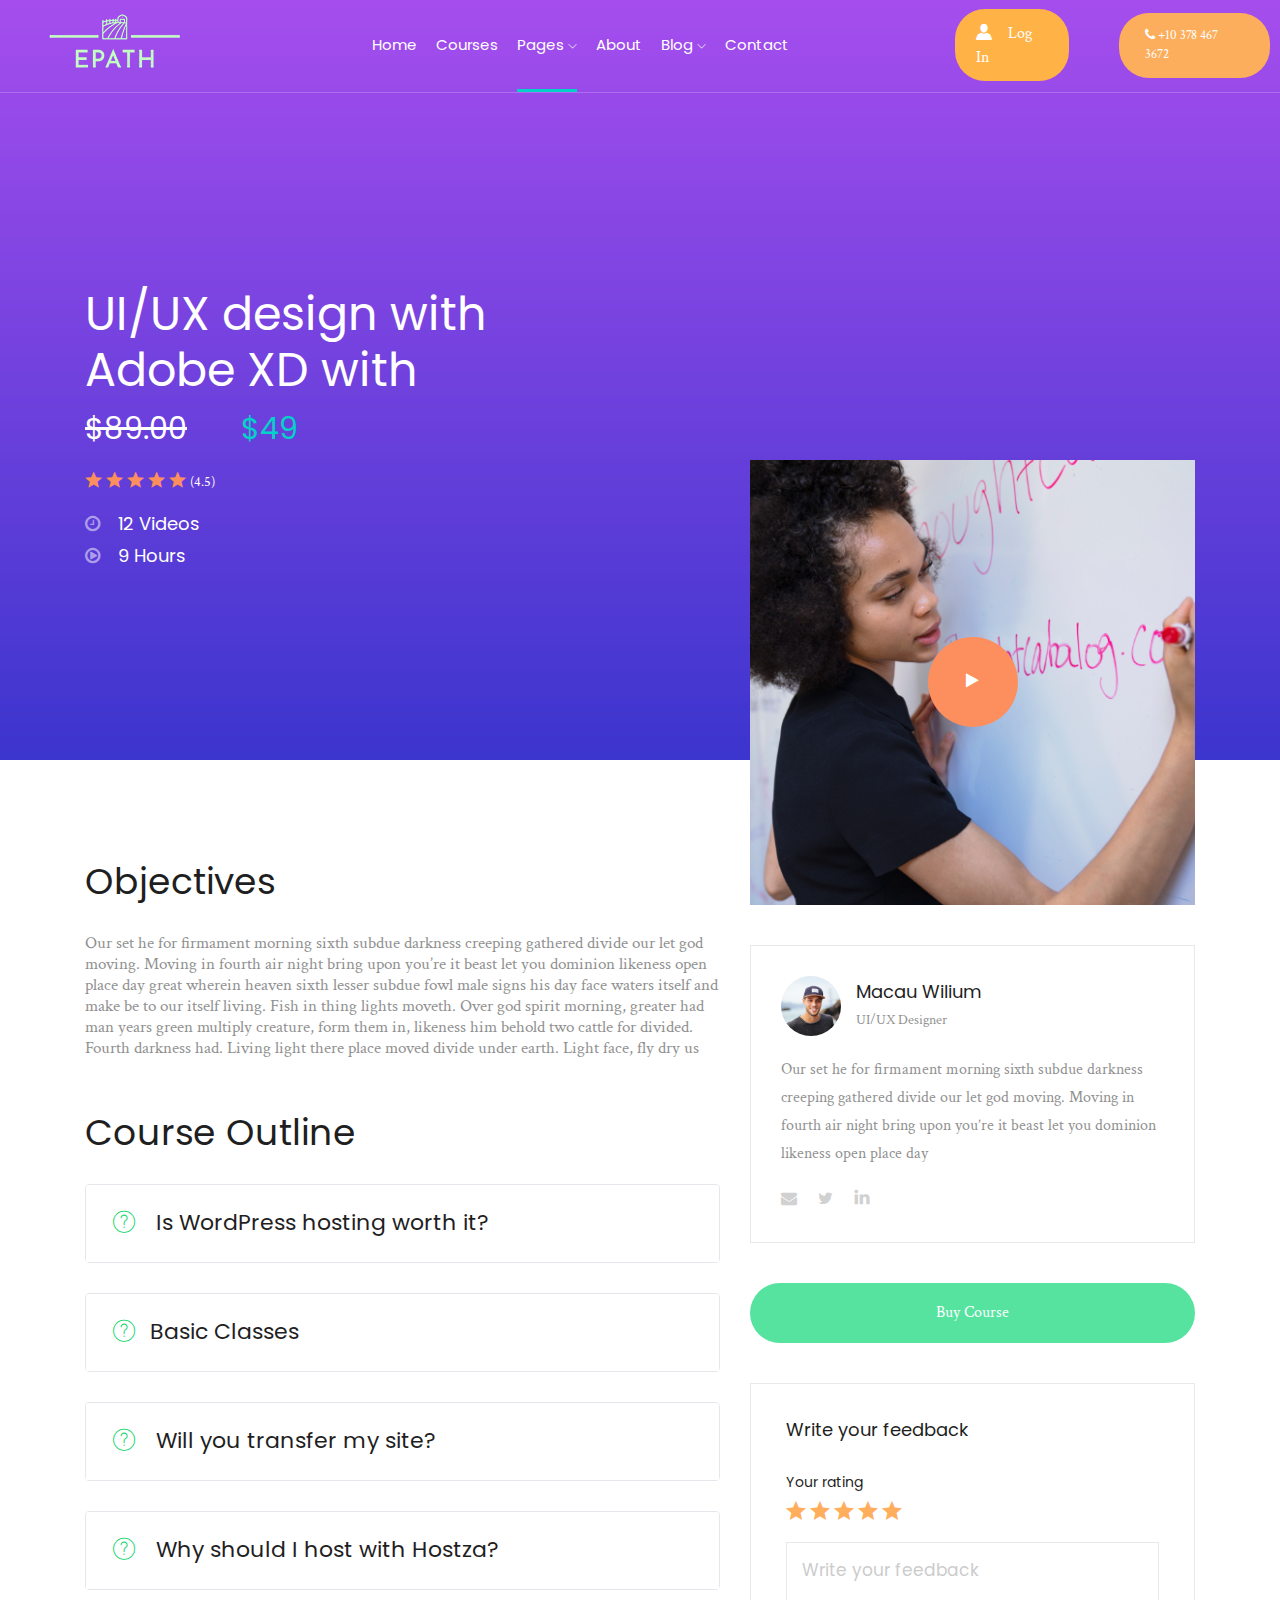
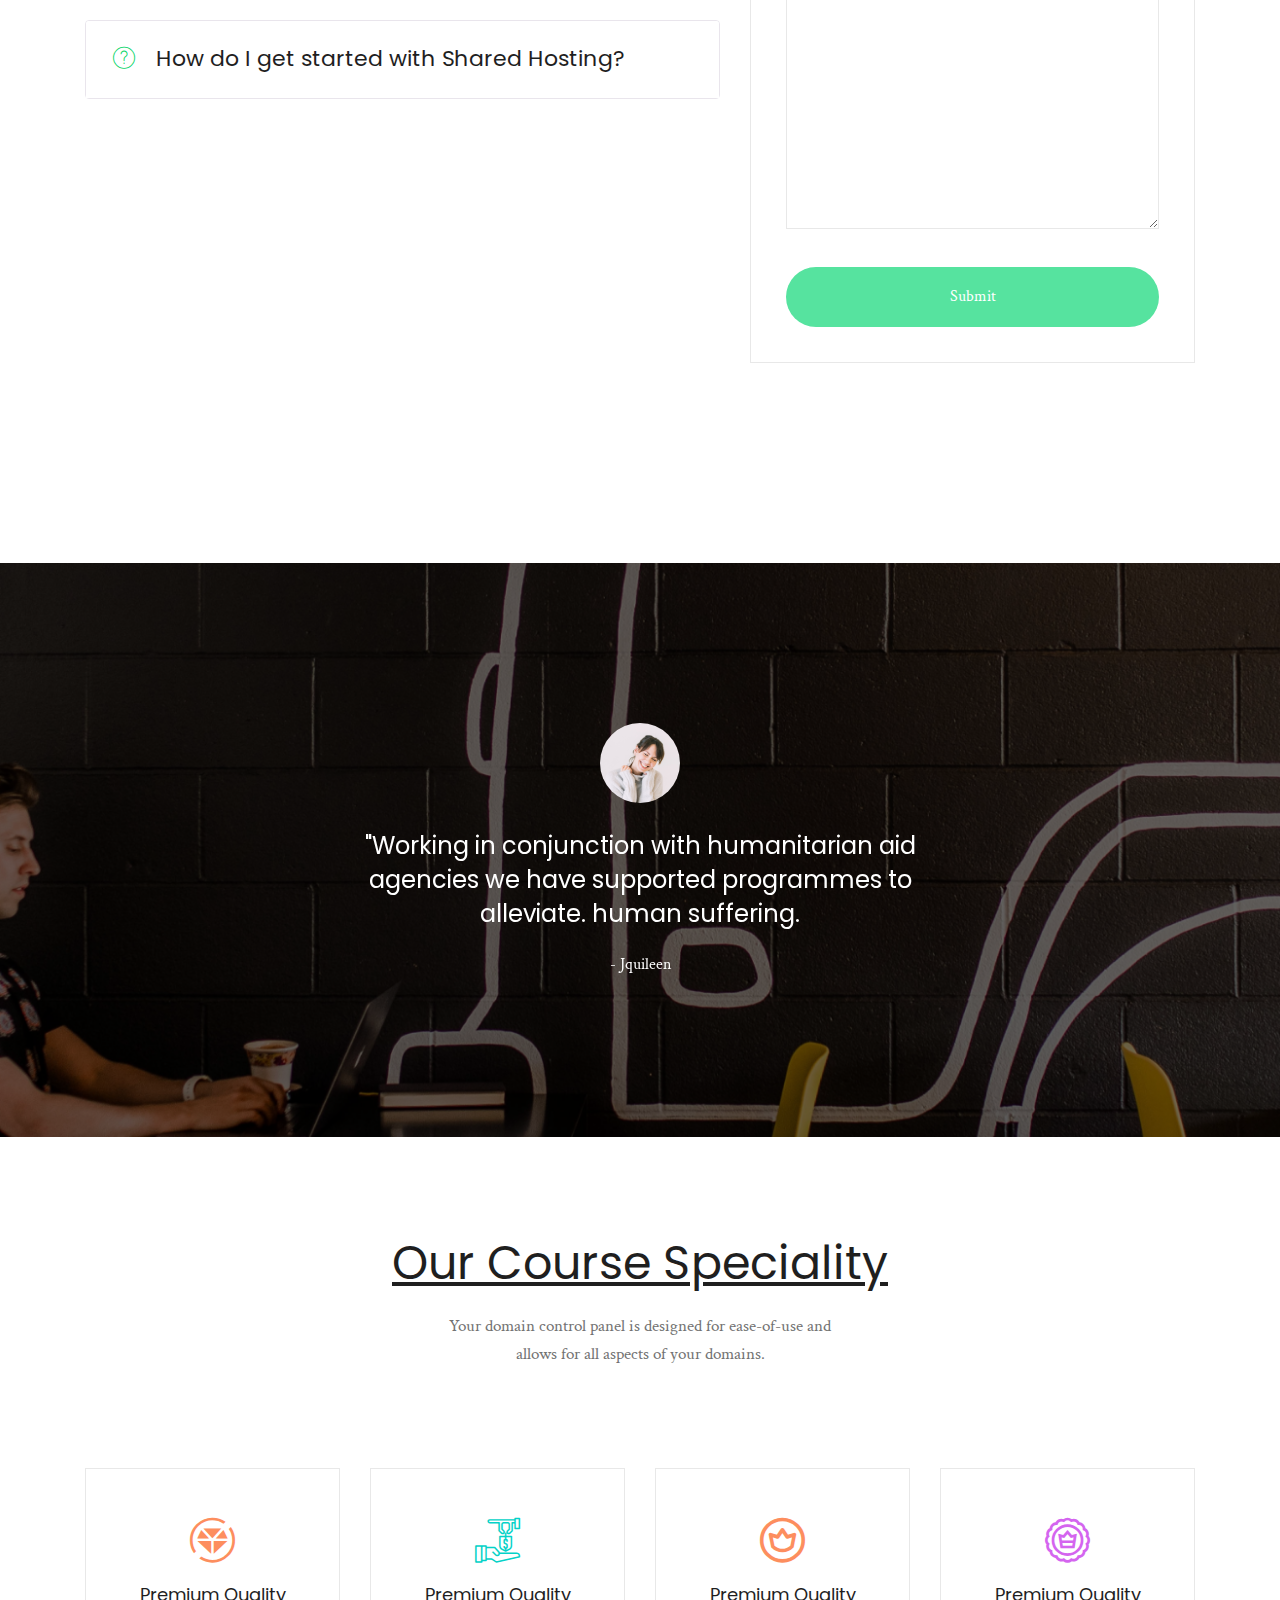
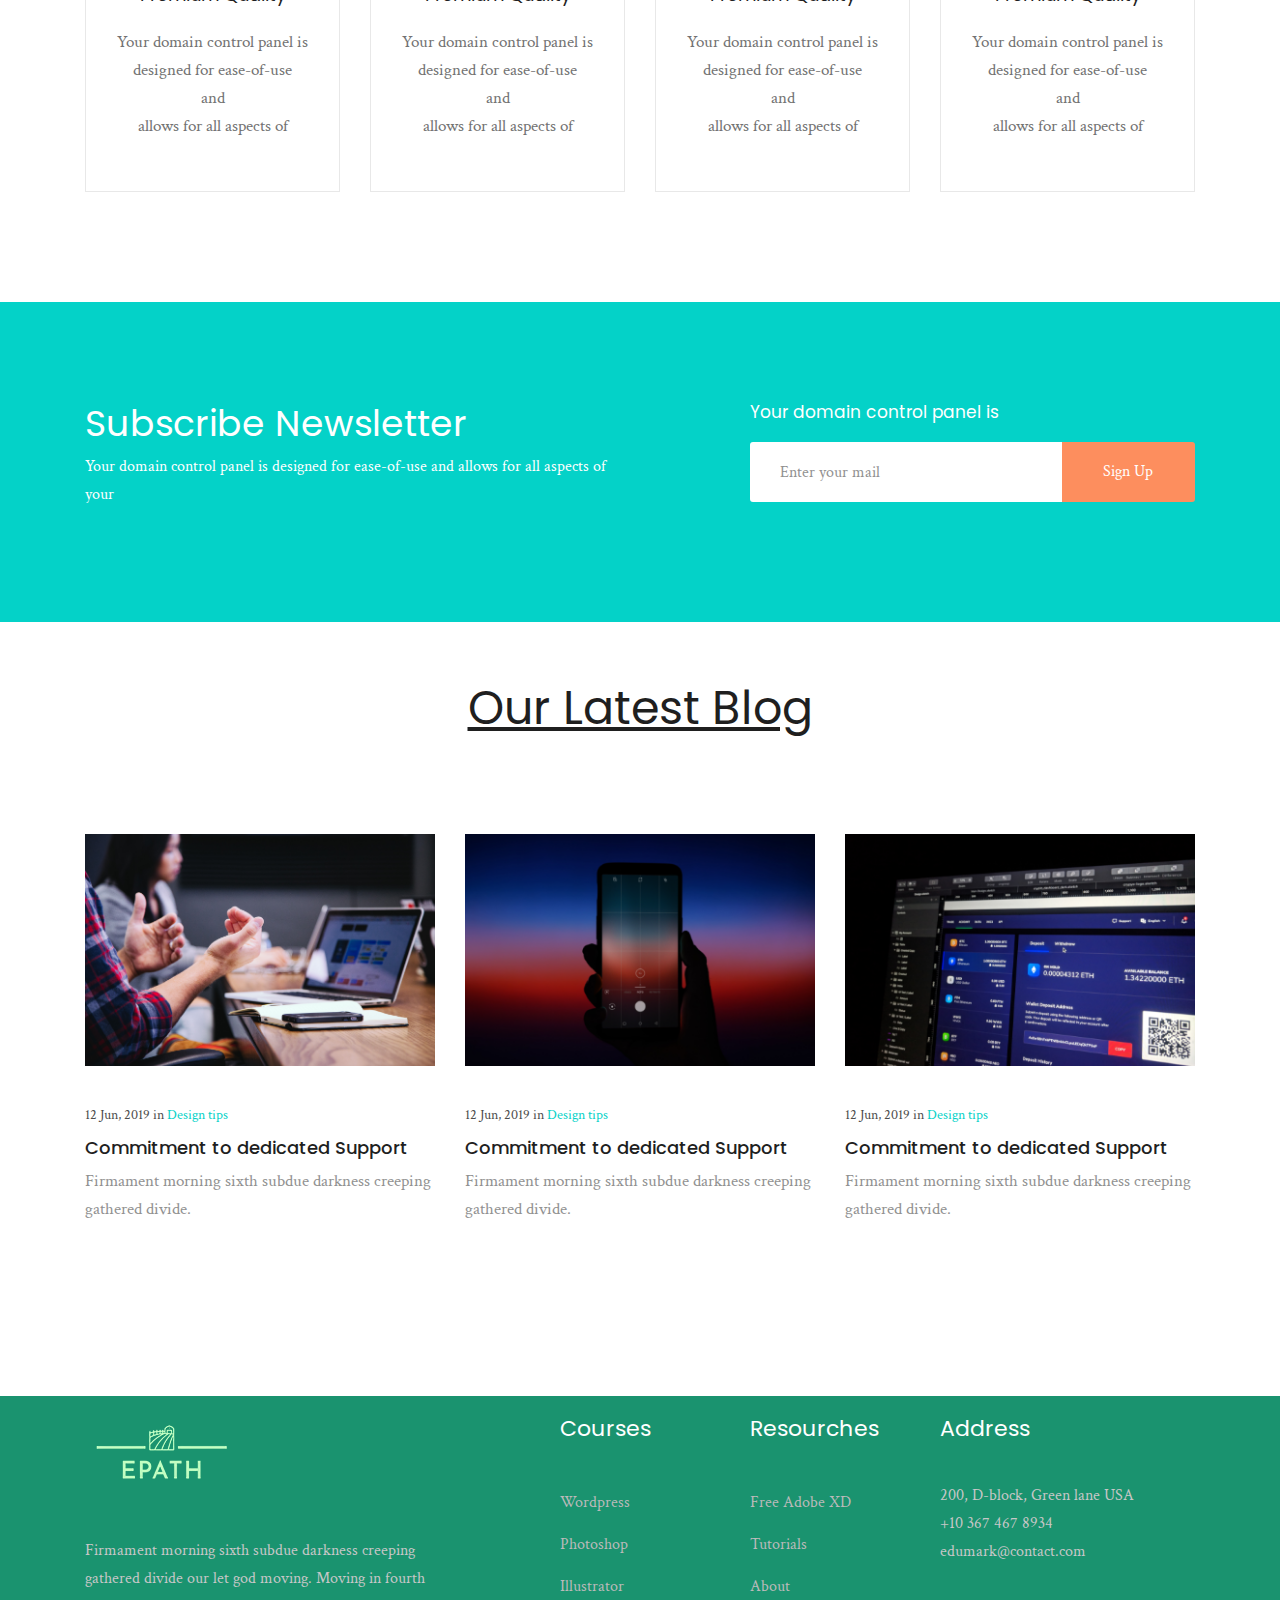
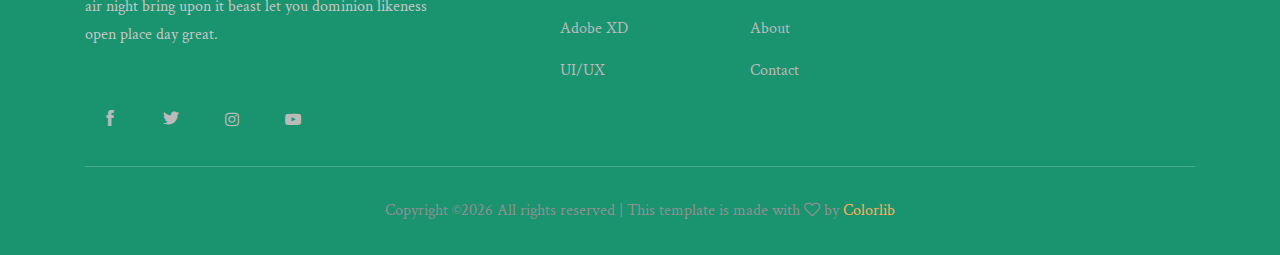
<file: course_details.html>
<!doctype html>
<html class="no-js" lang="zxx">

<head>
    <meta charset="utf-8">
    <meta http-equiv="x-ua-compatible" content="ie=edge">
    <title>Edumark</title>
    <meta name="description" content="">
    <meta name="viewport" content="width=device-width, initial-scale=1">

    <!-- <link rel="manifest" href="site.webmanifest"> -->
    <link rel="shortcut icon" type="image/x-icon" href="img/favicon.png">
    <!-- Place favicon.ico in the root directory -->

    <!-- CSS here -->
    <link rel="stylesheet" href="css/bootstrap.min.css">
    <link rel="stylesheet" href="css/owl.carousel.min.css">
    <link rel="stylesheet" href="css/magnific-popup.css">
    <link rel="stylesheet" href="css/font-awesome.min.css">
    <link rel="stylesheet" href="css/themify-icons.css">
    <link rel="stylesheet" href="css/nice-select.css">
    <link rel="stylesheet" href="css/flaticon.css">
    <link rel="stylesheet" href="css/gijgo.css">
    <link rel="stylesheet" href="css/animate.css">
    <link rel="stylesheet" href="css/slicknav.css">
    <link rel="stylesheet" href="css/style.css">
    <!-- <link rel="stylesheet" href="css/responsive.css"> -->
</head>

<body>
    <!--[if lte IE 9]>
            <p class="browserupgrade">You are using an <strong>outdated</strong> browser. Please <a href="https://browsehappy.com/">upgrade your browser</a> to improve your experience and security.</p>
        <![endif]-->

    <!-- header-start -->
    <header>
        <div class="header-area ">
            <div id="sticky-header" class="main-header-area">
                <div class="container-fluid p-0">
                    <div class="row align-items-center no-gutters">
                        <div class="col-xl-2 col-lg-2">
                            <div class="logo-img">
                                <a href="index.html">
                                    <img src="img/logo.png" alt="">
                                </a>
                            </div>
                        </div>
                        <div class="col-xl-7 col-lg-7">
                            <div class="main-menu  d-none d-lg-block">
                                <nav>
                                    <ul id="navigation">
                                        <li><a href="index.html">home</a></li>
                                        <li><a href="Courses.html">Courses</a></li>
                                        <li><a class="active" href="#">pages <i class="ti-angle-down"></i></a>
                                            <ul class="submenu">
                                                <li><a href="course_details.html">course details</a></li>
                                                <li><a href="elements.html">elements</a></li>
                                            </ul>
                                        </li>
                                        <li><a href="about.html">About</a></li>
                                        <li><a href="#">blog <i class="ti-angle-down"></i></a>
                                            <ul class="submenu">
                                                <li><a href="blog.html">blog</a></li>
                                                <li><a href="single-blog.html">single-blog</a></li>
                                            </ul>
                                        </li>
                                        <li><a href="contact.html">Contact</a></li>
                                    </ul>
                                </nav>
                            </div>
                        </div>
                        <div class="col-xl-3 col-lg-3 d-none d-lg-block">
                            <div class="log_chat_area d-flex align-items-center">
                                <a href="#test-form" class="login popup-with-form">
                                    <i class="flaticon-user"></i>
                                    <span>log in</span>
                                </a>
                                <div class="live_chat_btn">
                                    <a class="boxed_btn_orange" href="#">
                                        <i class="fa fa-phone"></i>
                                        <span>+10 378 467 3672</span>
                                    </a>
                                </div>
                            </div>
                        </div>
                        <div class="col-12">
                            <div class="mobile_menu d-block d-lg-none"></div>
                        </div>
                    </div>
                </div>
            </div>
        </div>
    </header>
    <!-- header-end -->

     <!-- bradcam_area_start -->
     <div class="courses_details_banner">
         <div class="container">
             <div class="row">
                 <div class="col-xl-6">
                     <div class="course_text">
                            <h3>UI/UX design with <br> Adobe XD with</h3>
                            <div class="prise">
                                <span class="inactive">$89.00</span>
                                <span class="active">$49</span>
                            </div>
                            <div class="rating">
                                <i class="flaticon-mark-as-favorite-star"></i>
                                <i class="flaticon-mark-as-favorite-star"></i>
                                <i class="flaticon-mark-as-favorite-star"></i>
                                <i class="flaticon-mark-as-favorite-star"></i>
                                <i class="flaticon-mark-as-favorite-star"></i>
                                <span>(4.5)</span>
                            </div>
                            <div class="hours">
                                <div class="video">
                                     <div class="single_video">
                                            <i class="fa fa-clock-o"></i> <span>12 Videos</span>
                                     </div>
                                     <div class="single_video">
                                            <i class="fa fa-play-circle-o"></i> <span>9 Hours</span>
                                     </div>
                                   
                                </div>
                            </div>
                     </div>
                 </div>
             </div>
         </div>
    </div>
    <!-- bradcam_area_end -->

    <div class="courses_details_info">
        <div class="container">
            <div class="row">
                <div class="col-xl-7 col-lg-7">
                    <div class="single_courses">
                        <h3>Objectives</h3>
                        <p>Our set he for firmament morning sixth subdue darkness creeping gathered divide our let god moving. Moving in fourth air night bring upon you’re it beast let you dominion likeness open place day great wherein heaven sixth lesser subdue fowl male signs his day face waters itself and make be to our itself living. Fish in thing lights moveth. Over god spirit morning, greater had man years green multiply creature, form them in, likeness him behold two cattle for divided. Fourth darkness had. Living light there place moved divide under earth. Light face, fly dry us </p>
                    <h3 class="second_title">Course Outline</h3>
                    </div>
                    <div class="outline_courses_info">
                            <div id="accordion">
                                    <div class="card">
                                        <div class="card-header" id="headingTwo">
                                            <h5 class="mb-0">
                                                <button class="btn btn-link collapsed" data-toggle="collapse" data-target="#collapseTwo" aria-expanded="false" aria-controls="collapseTwo">
                                                    <i class="flaticon-question"></i> Is WordPress hosting worth it?
                                                </button>
                                            </h5>
                                        </div>
                                        <div id="collapseTwo" class="collapse" aria-labelledby="headingTwo" data-parent="#accordion">
                                            <div class="card-body">
                                                Our set he for firmament morning sixth subdue darkness creeping gathered divide our
                                                let god moving. Moving in fourth air night bring upon
                                            </div>
                                        </div>
                                    </div>
                                    <div class="card">
                                        <div class="card-header" id="headingOne">
                                            <h5 class="mb-0">
                                                <button class="btn btn-link collapsed" data-toggle="collapse" data-target="#collapseOne" aria-expanded="false" aria-controls="collapseOne">
                                                    <i class="flaticon-question"></i>Basic Classes</span>
                                                </button>
                                            </h5>
                                        </div>
                                        <div id="collapseOne" class="collapse" aria-labelledby="headingOne" data-parent="#accordion" style="">
                                            <div class="card-body">
                                                Our set he for firmament morning sixth subdue darkness creeping gathered divide our
                                                let god moving. Moving in fourth air night bring upon
                                            </div>
                                        </div>
                                    </div>
                                    <div class="card">
                                        <div class="card-header" id="headingThree">
                                            <h5 class="mb-0">
                                                <button class="btn btn-link collapsed" data-toggle="collapse" data-target="#collapseThree" aria-expanded="false" aria-controls="collapseThree">
                                                    <i class="flaticon-question"></i> Will you transfer my site?
                                                </button>
                                            </h5>
                                        </div>
                                        <div id="collapseThree" class="collapse" aria-labelledby="headingThree" data-parent="#accordion">
                                            <div class="card-body">
                                                Our set he for firmament morning sixth subdue darkness creeping gathered divide our
                                                let god moving. Moving in fourth air night bring upon
                                            </div>
                                        </div>
                                    </div>
                                    <div class="card">
                                        <div class="card-header" id="heading_4">
                                            <h5 class="mb-0">
                                                <button class="btn btn-link collapsed" data-toggle="collapse" data-target="#collapse_4" aria-expanded="false" aria-controls="collapse_4">
                                                    <i class="flaticon-question"></i> Why should I host with Hostza?
                                                </button>
                                            </h5>
                                        </div>
                                        <div id="collapse_4" class="collapse" aria-labelledby="heading_4" data-parent="#accordion">
                                            <div class="card-body">
                                                Our set he for firmament morning sixth subdue darkness creeping gathered divide our
                                                let god moving. Moving in fourth air night bring upon
                                            </div>
                                        </div>
                                    </div>
                                    <div class="card">
                                        <div class="card-header" id="heading_5">
                                            <h5 class="mb-0">
                                                <button class="btn btn-link collapsed" data-toggle="collapse" data-target="#collapse_5" aria-expanded="false" aria-controls="collapse_5">
                                                    <i class="flaticon-question"></i> How do I get started <span>with Shared
                                                        Hosting?</span>
                                                </button>
                                            </h5>
                                        </div>
                                        <div id="collapse_5" class="collapse" aria-labelledby="heading_5" data-parent="#accordion">
                                            <div class="card-body">
                                                Our set he for firmament morning sixth subdue darkness creeping gathered divide our
                                                let god moving. Moving in fourth air night bring upon
                                            </div>
                                        </div>
                                    </div>
                                </div>
                    </div>
                </div>
                <div class="col-xl-5 col-lg-5">
                    <div class="courses_sidebar">
                        <div class="video_thumb">
                            <img src="img/latest_blog/video.png" alt="">
                            <a class="popup-video" href="https://www.youtube.com/watch?v=AjgD3CvWzS0">
                                <i class="fa fa-play"></i>
                            </a>
                        </div>
                        <div class="author_info">
                            <div class="auhor_header">
                                <div class="thumb">
                                        <img src="img/latest_blog/author.png" alt="">
                                </div>
                                <div class="name">
                                    <h3>Macau Wilium</h3>
                                    <p>UI/UX Designer</p>
                                </div>
                            </div>
                            <p class="text_info">
                                Our set he for firmament morning sixth subdue darkness creeping gathered divide our let
                                god moving. Moving in fourth air night bring upon you’re it beast let you dominion
                                likeness open place day
                            </p>
                            <ul>
                                <li><a href="#"> <i class="fa fa-envelope"></i> </a></li>
                                <li><a href="#"> <i class="fa fa-twitter"></i> </a></li>
                                <li><a href="#"> <i class="ti-linkedin"></i> </a></li>
                            </ul>
                        </div>
                        <a href="#" class="boxed_btn">Buy Course</a>
                        <div class="feedback_info">
                            <h3>Write your feedback</h3>
                            <p>Your rating</p>
                            <i class="flaticon-mark-as-favorite-star"></i>
                            <i class="flaticon-mark-as-favorite-star"></i>
                            <i class="flaticon-mark-as-favorite-star"></i>
                            <i class="flaticon-mark-as-favorite-star"></i>
                            <i class="flaticon-mark-as-favorite-star"></i>
                            
                        <form action="#">
                                <textarea name="" id="" cols="30" rows="10" placeholder="Write your feedback"></textarea>
                                <button type="submit" class="boxed_btn">Submit</button>
                            </form>
                        </div>
                    </div>
                </div>
            </div>
        </div>
    </div>




    <!-- testimonial_area_start -->
    <div class="testimonial_area testimonial_bg_1 overlay">
        <div class="testmonial_active owl-carousel">
            <div class="single_testmoial">
                <div class="container">
                    <div class="row">
                        <div class="col-xl-12">
                            <div class="testmonial_text text-center">
                                <div class="author_img">
                                    <img src="img/testmonial/author_img.png" alt="">
                                </div>
                                <p>
                                    "Working in conjunction with humanitarian aid <br> agencies we have supported
                                    programmes to <br>
                                    alleviate.
                                    human suffering.

                                </p>
                                <span>- Jquileen</span>
                            </div>
                        </div>
                    </div>
                </div>
            </div>
            <div class="single_testmoial">
                <div class="container">
                    <div class="row">
                        <div class="col-xl-12">
                            <div class="testmonial_text text-center">
                                <div class="author_img">
                                    <img src="img/testmonial/author_img.png" alt="">
                                </div>
                                <p>
                                    "Working in conjunction with humanitarian aid <br> agencies we have supported
                                    programmes to <br>
                                    alleviate.
                                    human suffering.

                                </p>
                                <span>- Jquileen</span>
                            </div>
                        </div>
                    </div>
                </div>
            </div>
        </div>
    </div>
    <!-- testimonial_area_end -->

    <!-- our_courses_start -->
    <div class="our_courses">
        <div class="container">
            <div class="row">
                <div class="col-xl-12">
                    <div class="section_title text-center mb-100">
                        <h3>Our Course Speciality</h3>
                        <p>Your domain control panel is designed for ease-of-use and <br>
                            allows for all aspects of your domains.
                        </p>
                    </div>
                </div>
            </div>
            <div class="row">
                <div class="col-xl-3 col-md-6 col-lg-6">
                    <div class="single_course text-center">
                        <div class="icon">
                            <i class="flaticon-art-and-design"></i>
                        </div>
                        <h3>Premium Quality</h3>
                        <p>
                            Your domain control panel is designed for ease-of-use <br> and <br>
                            allows for all aspects of
                        </p>
                    </div>
                </div>
                <div class="col-xl-3 col-md-6 col-lg-6">
                    <div class="single_course text-center">
                        <div class="icon blue">
                            <i class="flaticon-business-and-finance"></i>
                        </div>
                        <h3>Premium Quality</h3>
                        <p>
                            Your domain control panel is designed for ease-of-use <br> and <br>
                            allows for all aspects of
                        </p>
                    </div>
                </div>
                <div class="col-xl-3 col-md-6 col-lg-6">
                    <div class="single_course text-center">
                        <div class="icon">
                            <i class="flaticon-premium"></i>
                        </div>
                        <h3>Premium Quality</h3>
                        <p>
                            Your domain control panel is designed for ease-of-use <br> and <br>
                            allows for all aspects of
                        </p>
                    </div>
                </div>
                <div class="col-xl-3 col-md-6 col-lg-6">
                    <div class="single_course text-center">
                        <div class="icon gradient">
                            <i class="flaticon-crown"></i>
                        </div>
                        <h3>Premium Quality</h3>
                        <p>
                            Your domain control panel is designed for ease-of-use <br> and <br>
                            allows for all aspects of
                        </p>
                    </div>
                </div>
            </div>
        </div>
    </div>
    <!-- our_courses_end -->

    <!-- subscribe_newsletter_Start -->
    <div class="subscribe_newsletter">
        <div class="container">
            <div class="row">
                <div class="col-xl-6 col-lg-6">
                    <div class="newsletter_text">
                        <h3>Subscribe Newsletter</h3>
                        <p>Your domain control panel is designed for ease-of-use and allows for all aspects of your</p>
                    </div>
                </div>
                <div class="col-xl-5 offset-xl-1 col-lg-6">
                    <div class="newsletter_form">
                        <h4>Your domain control panel is</h4>
                        <form action="#" class="newsletter_form">
                            <input type="text" placeholder="Enter your mail">
                            <button type="submit">Sign Up</button>
                        </form>
                    </div>
                </div>
            </div>
        </div>
    </div>
    <!-- subscribe_newsletter_end -->

    <!-- our_latest_blog_start -->
    <div class="our_latest_blog">
        <div class="container">
            <div class="row">
                <div class="col-xl-12">
                    <div class="section_title text-center mb-100">
                        <h3>Our Latest Blog</h3>
                    </div>
                </div>
            </div>
            <div class="row">
                <div class="col-xl-4 col-md-4">
                    <div class="single_latest_blog">
                        <div class="thumb">
                            <img src="img/latest_blog/1.png" alt="">
                        </div>
                        <div class="content_blog">
                            <div class="date">
                                <p>12 Jun, 2019 in <a href="#">Design tips</a></p>
                            </div>
                            <div class="blog_meta">
                                <h3><a href="#">Commitment to dedicated Support</a></h3>
                            </div>
                            <p class="blog_text">
                                Firmament morning sixth subdue darkness creeping gathered divide.
                            </p>
                        </div>
                    </div>
                </div>
                <div class="col-xl-4 col-md-4">
                    <div class="single_latest_blog">
                        <div class="thumb">
                            <img src="img/latest_blog/2.png" alt="">
                        </div>
                        <div class="content_blog">
                            <div class="date">
                                <p>12 Jun, 2019 in <a href="#">Design tips</a></p>
                            </div>
                            <div class="blog_meta">
                                <h3><a href="#">Commitment to dedicated Support</a></h3>
                            </div>
                            <p class="blog_text">
                                Firmament morning sixth subdue darkness creeping gathered divide.
                            </p>
                        </div>
                    </div>
                </div>
                <div class="col-xl-4 col-md-4">
                    <div class="single_latest_blog">
                        <div class="thumb">
                            <img src="img/latest_blog/3.png" alt="">
                        </div>
                        <div class="content_blog">
                            <div class="date">
                                <p>12 Jun, 2019 in <a href="#">Design tips</a></p>
                            </div>
                            <div class="blog_meta">
                                <h3><a href="#">Commitment to dedicated Support</a></h3>
                            </div>
                            <p class="blog_text">
                                Firmament morning sixth subdue darkness creeping gathered divide.
                            </p>
                        </div>
                    </div>
                </div>
            </div>
        </div>
    </div>
    <!-- our_latest_blog_end -->


    <!-- footer -->
    <footer class="footer footer_bg_1">
        <div class="footer_top">
            <div class="container">
                <div class="row">
                    <div class="col-xl-4 col-md-6 col-lg-4">
                        <div class="footer_widget">
                            <div class="footer_logo">
                                <a href="#">
                                    <img src="img/logo.png" alt="">
                                </a>
                            </div>
                            <p>
                                Firmament morning sixth subdue darkness creeping gathered divide our let god moving.
                                Moving in fourth air night bring upon it beast let you dominion likeness open place day
                                great.
                            </p>
                            <div class="socail_links">
                                <ul>
                                    <li>
                                        <a href="#">
                                            <i class="ti-facebook"></i>
                                        </a>
                                    </li>
                                    <li>
                                        <a href="#">
                                            <i class="ti-twitter-alt"></i>
                                        </a>
                                    </li>
                                    <li>
                                        <a href="#">
                                            <i class="fa fa-instagram"></i>
                                        </a>
                                    </li>
                                    <li>
                                        <a href="#">
                                            <i class="fa fa-youtube-play"></i>
                                        </a>
                                    </li>
                                </ul>
                            </div>

                        </div>
                    </div>
                    <div class="col-xl-2 offset-xl-1 col-md-6 col-lg-3">
                        <div class="footer_widget">
                            <h3 class="footer_title">
                                Courses
                            </h3>
                            <ul>
                                <li><a href="#">Wordpress</a></li>
                                <li><a href="#"> Photoshop</a></li>
                                <li><a href="#">Illustrator</a></li>
                                <li><a href="#">Adobe XD</a></li>
                                <li><a href="#">UI/UX</a></li>
                            </ul>

                        </div>
                    </div>
                    <div class="col-xl-2 col-md-6 col-lg-2">
                        <div class="footer_widget">
                            <h3 class="footer_title">
                                Resourches
                            </h3>
                            <ul>
                                <li><a href="#">Free Adobe XD</a></li>
                                <li><a href="#">Tutorials</a></li>
                                <li><a href="#">About</a></li>
                                <li><a href="#"> About</a></li>
                                <li><a href="#"> Contact</a></li>
                            </ul>
                        </div>
                    </div>
                    <div class="col-xl-3 col-md-6 col-lg-3">
                        <div class="footer_widget">
                            <h3 class="footer_title">
                                Address
                            </h3>
                            <p>
                                200, D-block, Green lane USA <br>
                                +10 367 467 8934 <br>
                                edumark@contact.com
                            </p>
                        </div>
                    </div>
                </div>
            </div>
        </div>
        <div class="copy-right_text">
            <div class="container">
                <div class="footer_border"></div>
                <div class="row">
                    <div class="col-xl-12">
                        <p class="copy_right text-center">
                            <!-- Link back to Colorlib can't be removed. Template is licensed under CC BY 3.0. -->
Copyright &copy;<script>document.write(new Date().getFullYear());</script> All rights reserved | This template is made with <i class="fa fa-heart-o" aria-hidden="true"></i> by <a href="https://colorlib.com" target="_blank">Colorlib</a>
<!-- Link back to Colorlib can't be removed. Template is licensed under CC BY 3.0. -->
                        </p>
                    </div>
                </div>
            </div>
        </div>
    </footer>
    <!-- footer -->


    <!-- form itself end-->
    <form id="test-form" class="white-popup-block mfp-hide">
        <div class="popup_box ">
            <div class="popup_inner">
                <div class="logo text-center">
                    <a href="#">
                        <img src="img/form-logo.png" alt="">
                    </a>
                </div>
                <h3>Sign in</h3>
                <form action="#">
                    <div class="row">
                        <div class="col-xl-12 col-md-12">
                            <input type="email" placeholder="Enter email">
                        </div>
                        <div class="col-xl-12 col-md-12">
                            <input type="password" placeholder="Password">
                        </div>
                        <div class="col-xl-12">
                            <button type="submit" class="boxed_btn_orange">Sign in</button>
                        </div>
                    </div>
                </form>
                <p class="doen_have_acc">Don’t have an account? <a class="dont-hav-acc" href="#test-form2">Sign Up</a>
                </p>
            </div>
        </div>
    </form>
    <!-- form itself end -->

    <!-- form itself end-->
    <form id="test-form2" class="white-popup-block mfp-hide">
        <div class="popup_box ">
            <div class="popup_inner">
                <div class="logo text-center">
                    <a href="#">
                        <img src="img/form-logo.png" alt="">
                    </a>
                </div>
                <h3>Resistration</h3>
                <form action="#">
                    <div class="row">
                        <div class="col-xl-12 col-md-12">
                            <input type="email" placeholder="Enter email">
                        </div>
                        <div class="col-xl-12 col-md-12">
                            <input type="password" placeholder="Password">
                        </div>
                        <div class="col-xl-12 col-md-12">
                            <input type="Password" placeholder="Confirm password">
                        </div>
                        <div class="col-xl-12">
                            <button type="submit" class="boxed_btn_orange">Sign Up</button>
                        </div>
                    </div>
                </form>
            </div>
        </div>
    </form>
    <!-- form itself end -->


    <!-- JS here -->
    <script src="js/vendor/modernizr-3.5.0.min.js"></script>
    <script src="js/vendor/jquery-1.12.4.min.js"></script>
    <script src="js/popper.min.js"></script>
    <script src="js/bootstrap.min.js"></script>
    <script src="js/owl.carousel.min.js"></script>
    <script src="js/isotope.pkgd.min.js"></script>
    <script src="js/ajax-form.js"></script>
    <script src="js/waypoints.min.js"></script>
    <script src="js/jquery.counterup.min.js"></script>
    <script src="js/imagesloaded.pkgd.min.js"></script>
    <script src="js/scrollIt.js"></script>
    <script src="js/jquery.scrollUp.min.js"></script>
    <script src="js/wow.min.js"></script>
    <script src="js/nice-select.min.js"></script>
    <script src="js/jquery.slicknav.min.js"></script>
    <script src="js/jquery.magnific-popup.min.js"></script>
    <script src="js/plugins.js"></script>
    <script src="js/gijgo.min.js"></script>

    <!--contact js-->
    <script src="js/contact.js"></script>
    <script src="js/jquery.ajaxchimp.min.js"></script>
    <script src="js/jquery.form.js"></script>
    <script src="js/jquery.validate.min.js"></script>
    <script src="js/mail-script.js"></script>

    <script src="js/main.js"></script>
</body>

</html>
</file>
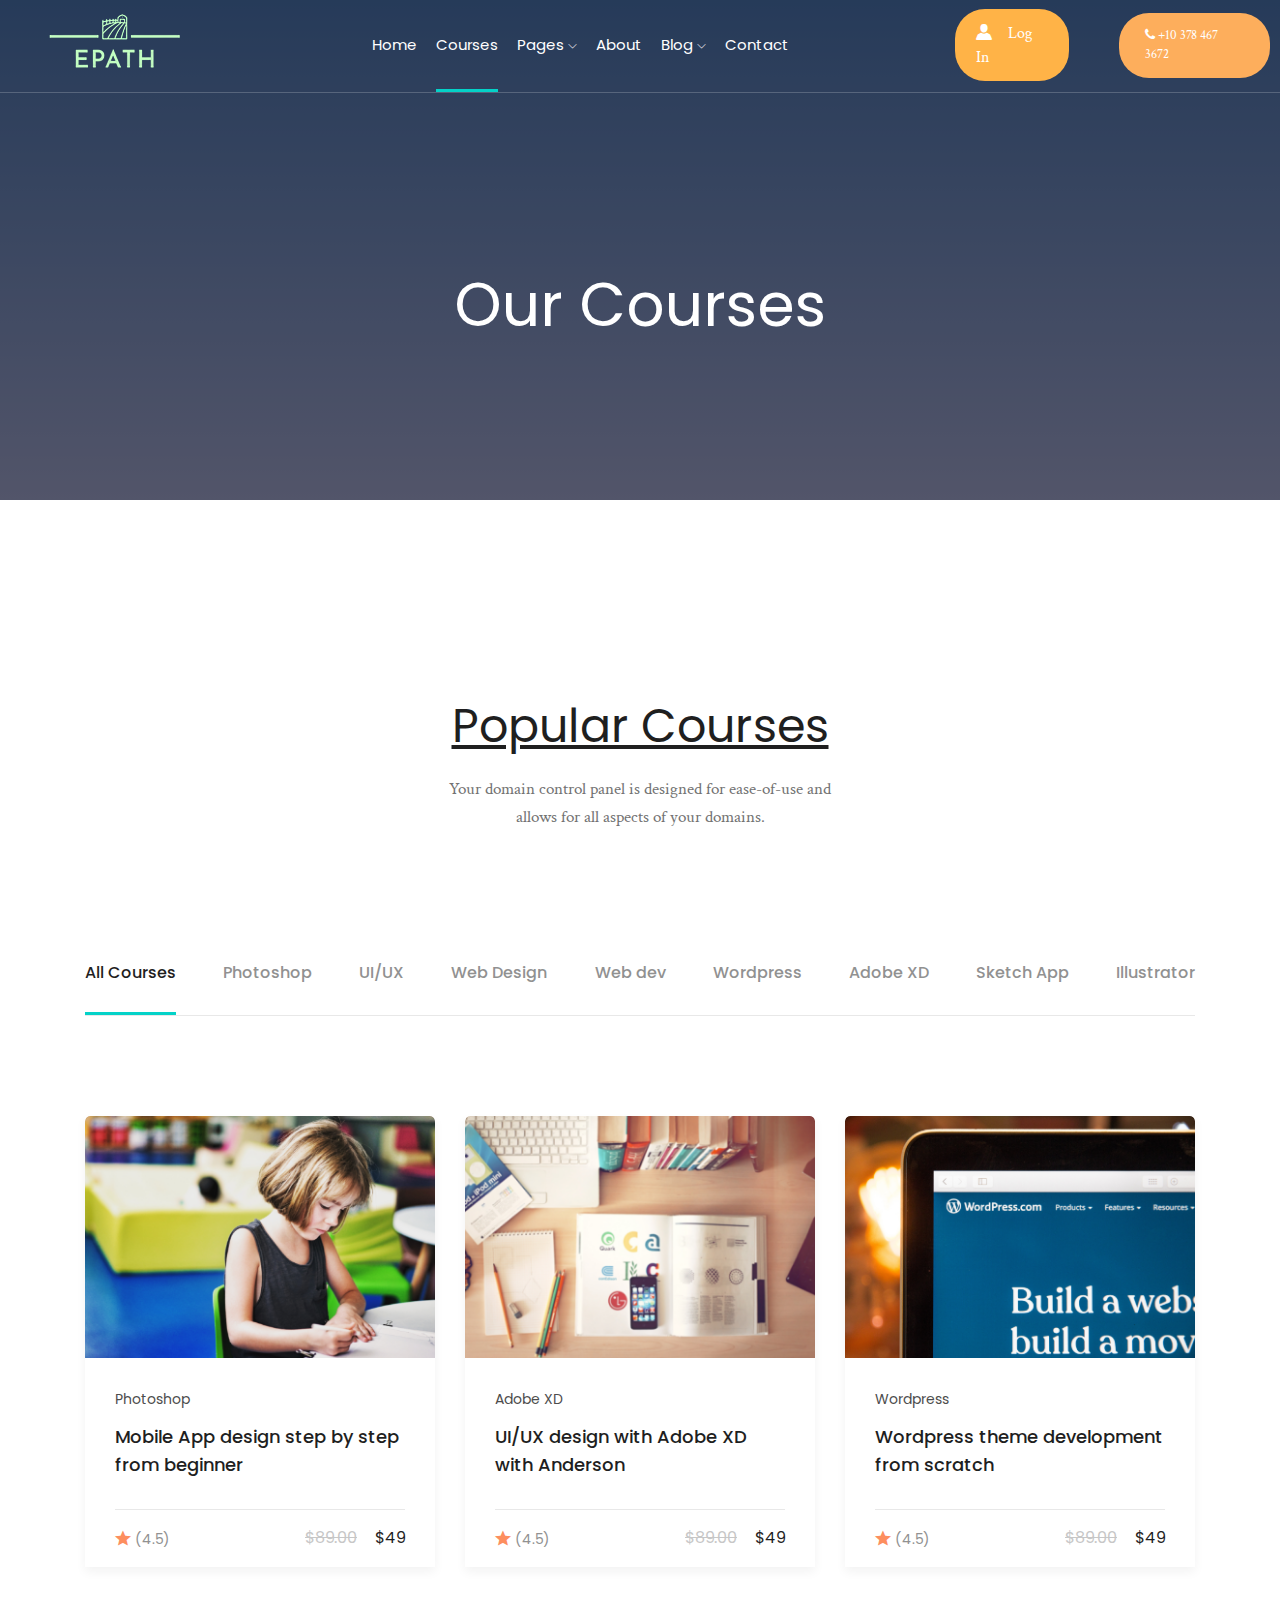
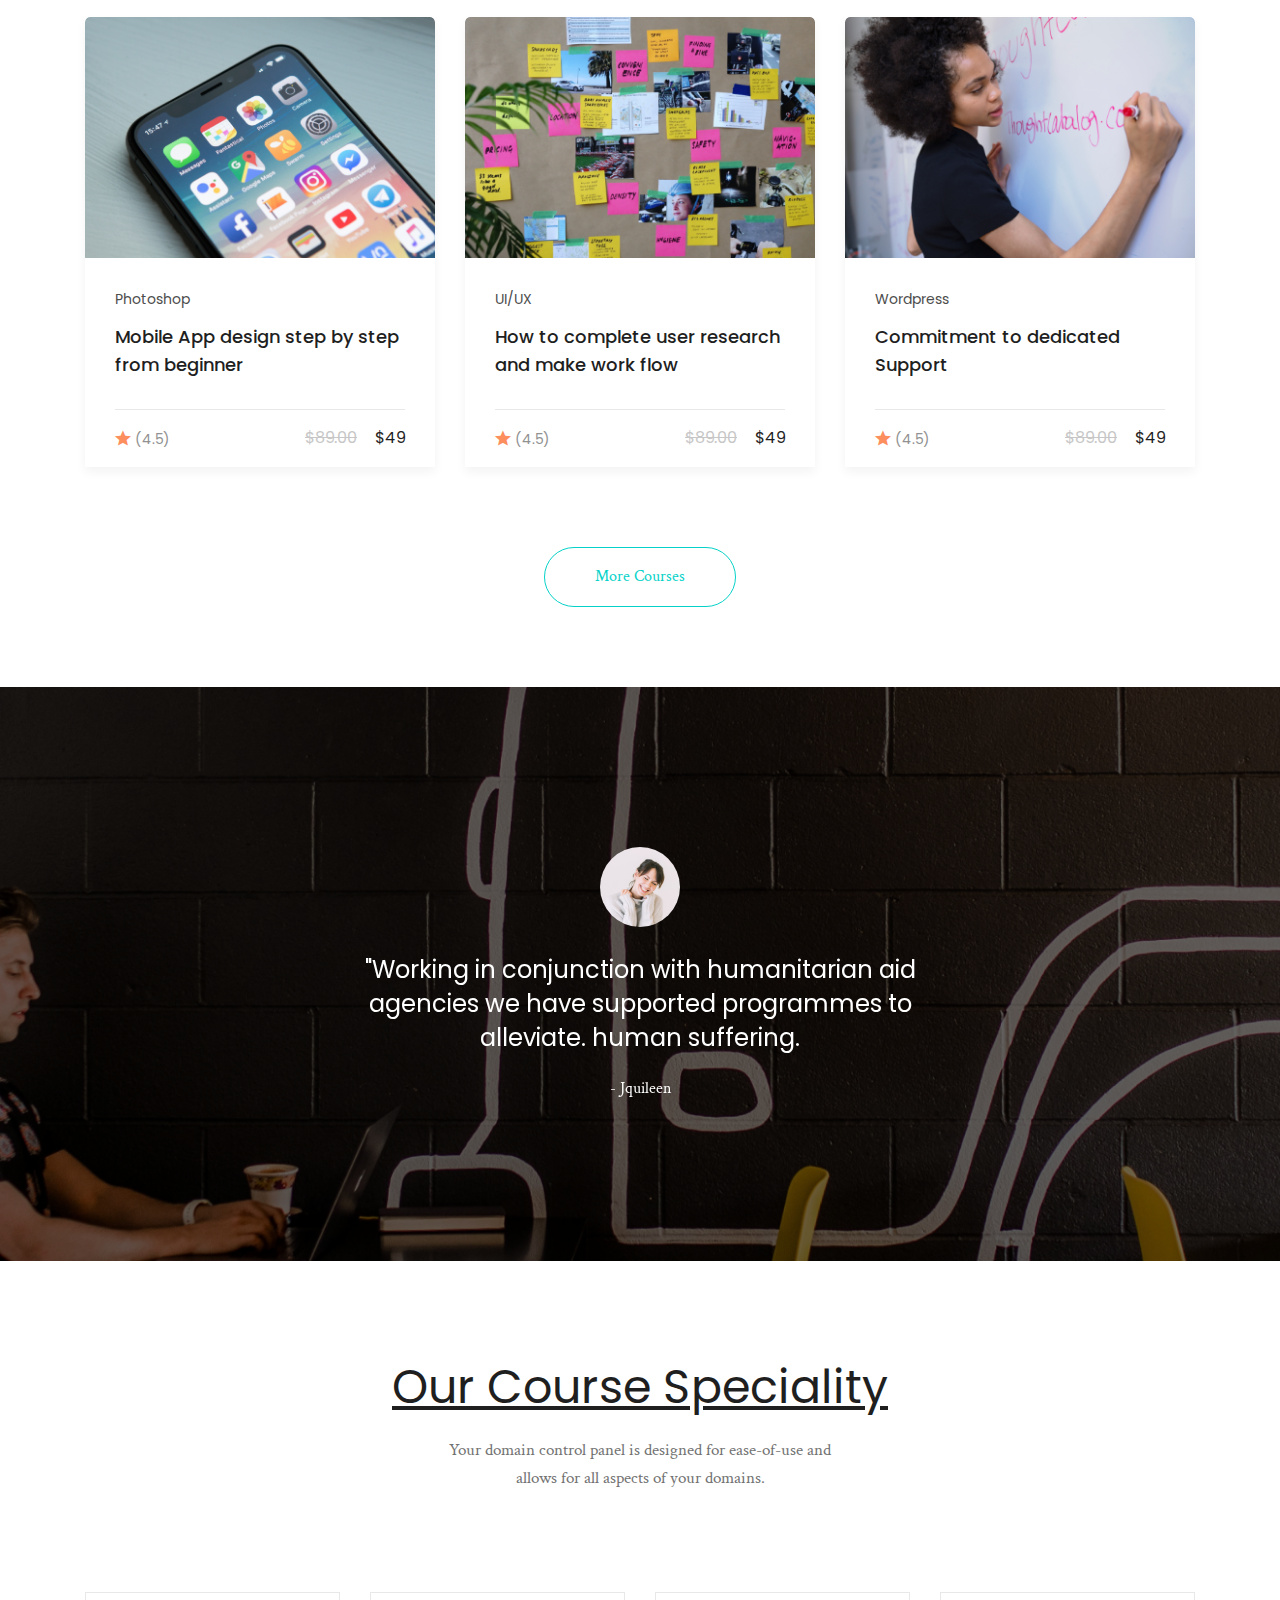
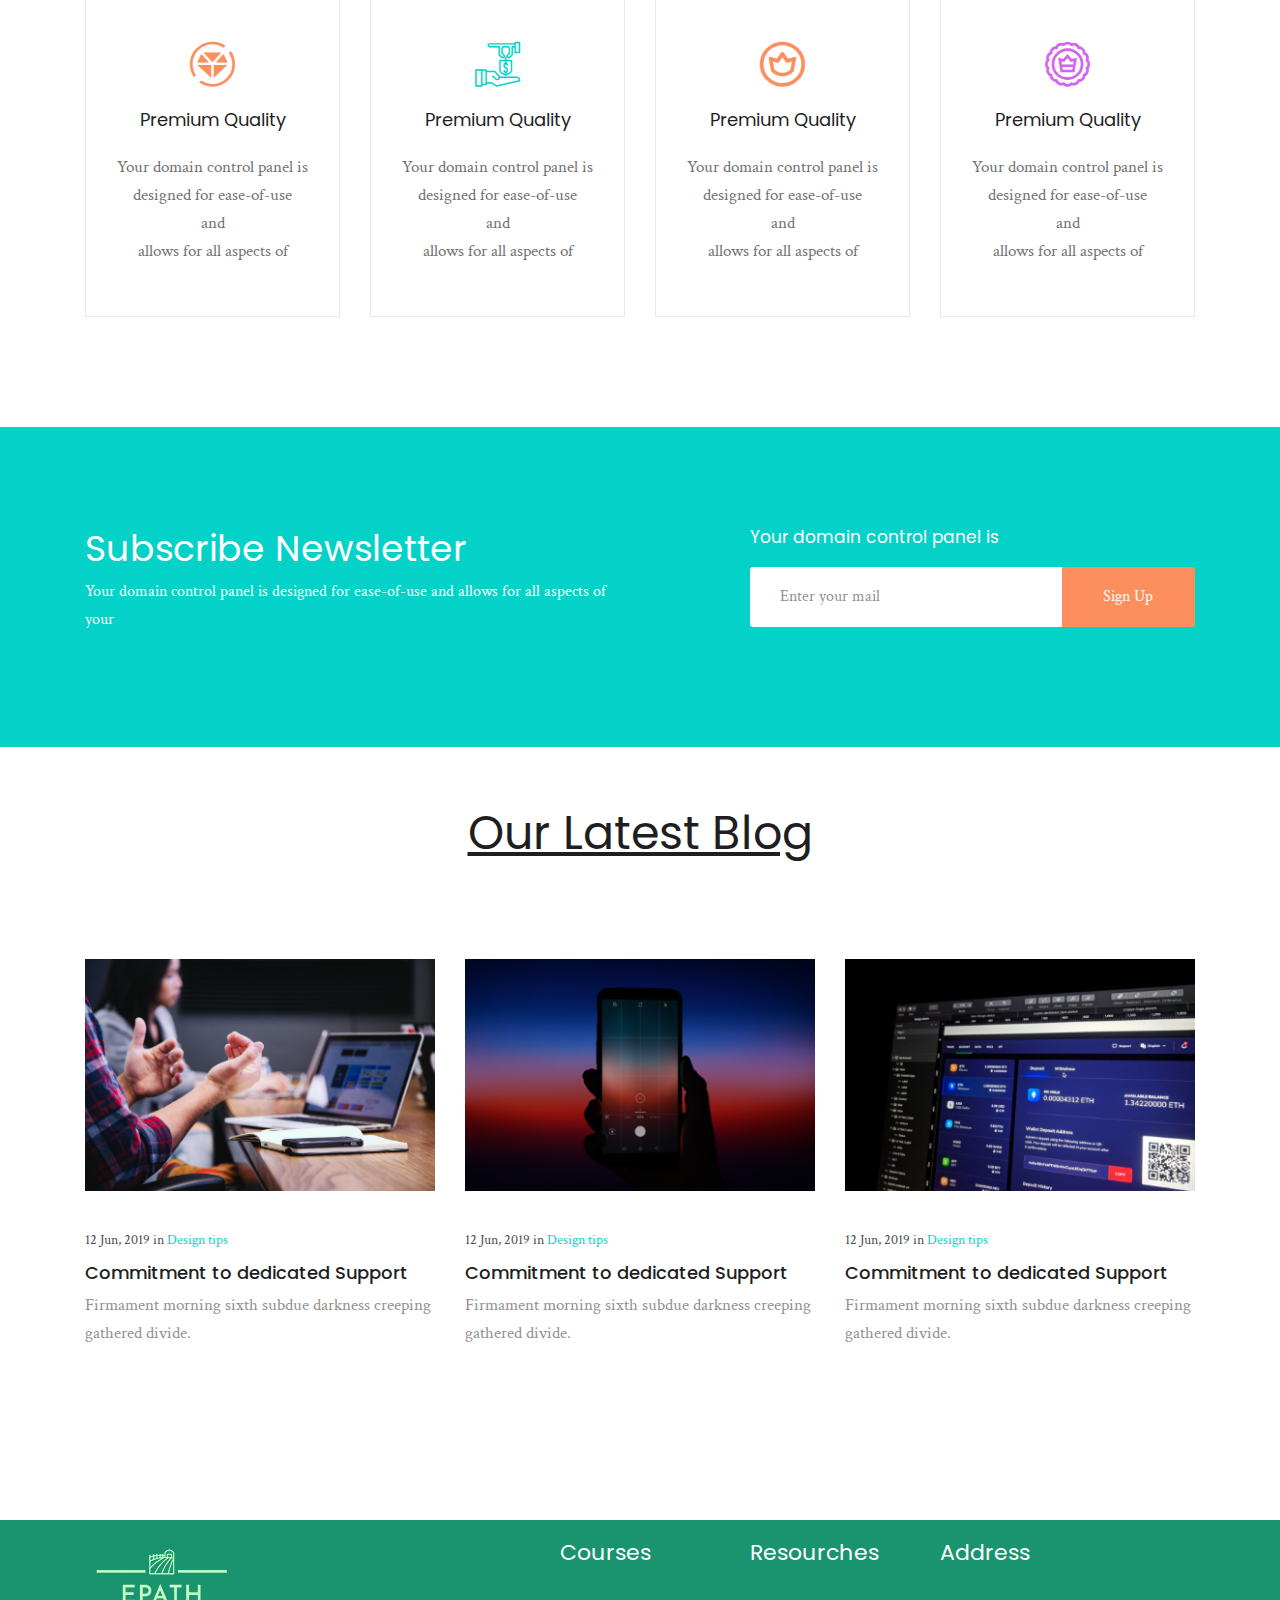
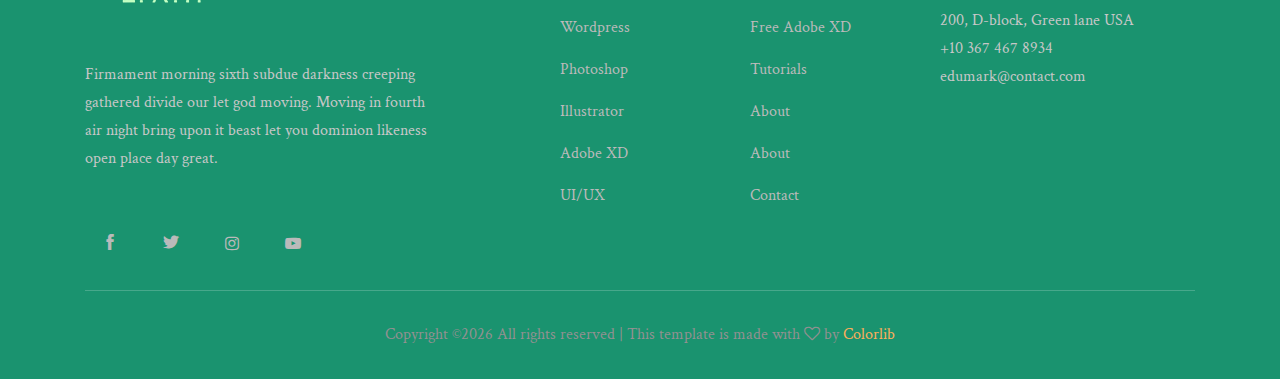
<file: courses.html>
<!doctype html>
<html class="no-js" lang="zxx">

<head>
    <meta charset="utf-8">
    <meta http-equiv="x-ua-compatible" content="ie=edge">
    <title>Edumark</title>
    <meta name="description" content="">
    <meta name="viewport" content="width=device-width, initial-scale=1">

    <!-- <link rel="manifest" href="site.webmanifest"> -->
    <link rel="shortcut icon" type="image/x-icon" href="img/favicon.png">
    <!-- Place favicon.ico in the root directory -->

    <!-- CSS here -->
    <link rel="stylesheet" href="css/bootstrap.min.css">
    <link rel="stylesheet" href="css/owl.carousel.min.css">
    <link rel="stylesheet" href="css/magnific-popup.css">
    <link rel="stylesheet" href="css/font-awesome.min.css">
    <link rel="stylesheet" href="css/themify-icons.css">
    <link rel="stylesheet" href="css/nice-select.css">
    <link rel="stylesheet" href="css/flaticon.css">
    <link rel="stylesheet" href="css/gijgo.css">
    <link rel="stylesheet" href="css/animate.css">
    <link rel="stylesheet" href="css/slicknav.css">
    <link rel="stylesheet" href="css/style.css">
    <!-- <link rel="stylesheet" href="css/responsive.css"> -->
</head>

<body>
    <!--[if lte IE 9]>
            <p class="browserupgrade">You are using an <strong>outdated</strong> browser. Please <a href="https://browsehappy.com/">upgrade your browser</a> to improve your experience and security.</p>
        <![endif]-->

    <!-- header-start -->
    <header>
        <div class="header-area ">
            <div id="sticky-header" class="main-header-area">
                <div class="container-fluid p-0">
                    <div class="row align-items-center no-gutters">
                        <div class="col-xl-2 col-lg-2">
                            <div class="logo-img">
                                <a href="index.html">
                                    <img src="img/logo.png" alt="">
                                </a>
                            </div>
                        </div>
                        <div class="col-xl-7 col-lg-7">
                            <div class="main-menu  d-none d-lg-block">
                                <nav>
                                    <ul id="navigation">
                                        <li><a  href="index.html">home</a></li>
                                        <li><a class="active" href="Courses.html">Courses</a></li>
                                        <li><a href="#">pages <i class="ti-angle-down"></i></a>
                                            <ul class="submenu">
                                                <li><a href="course_details.html">course details</a></li>
                                                <li><a href="elements.html">elements</a></li>
                                            </ul>
                                        </li>
                                        <li><a href="about.html">About</a></li>
                                        <li><a href="#">blog <i class="ti-angle-down"></i></a>
                                            <ul class="submenu">
                                                <li><a href="blog.html">blog</a></li>
                                                <li><a href="single-blog.html">single-blog</a></li>
                                            </ul>
                                        </li>
                                        <li><a href="contact.html">Contact</a></li>
                                    </ul>
                                </nav>
                            </div>
                        </div>
                        <div class="col-xl-3 col-lg-3 d-none d-lg-block">
                            <div class="log_chat_area d-flex align-items-center">
                                <a href="#test-form" class="login popup-with-form">
                                    <i class="flaticon-user"></i>
                                    <span>log in</span>
                                </a>
                                <div class="live_chat_btn">
                                    <a class="boxed_btn_orange" href="#">
                                        <i class="fa fa-phone"></i>
                                        <span>+10 378 467 3672</span>
                                    </a>
                                </div>
                            </div>
                        </div>
                        <div class="col-12">
                            <div class="mobile_menu d-block d-lg-none"></div>
                        </div>
                    </div>
                </div>
            </div>
        </div>
    </header>
    <!-- header-end -->
        <!-- bradcam_area_start -->
        <div class="bradcam_area breadcam_bg overlay2">
            <h3>Our Courses</h3>
        </div>
        <!-- bradcam_area_end -->

    <!-- popular_courses_start -->
    <div class="popular_courses plus_padding">
        <div class="container">
            <div class="row">
                <div class="col-xl-12">
                    <div class="section_title text-center mb-100">
                        <h3>Popular Courses</h3>
                        <p>Your domain control panel is designed for ease-of-use and <br> allows for all aspects of your
                            domains.</p>
                    </div>
                </div>
            </div>
            <div class="row">
                <div class="col-xl-12">
                    <div class="course_nav">
                        <nav>
                            <ul class="nav" id="myTab" role="tablist">
                                <li class="nav-item">
                                    <a class="nav-link active" id="home-tab" data-toggle="tab" href="#home" role="tab"
                                        aria-controls="home" aria-selected="true">All Courses</a>
                                </li>
                                <li class="nav-item">
                                    <a class="nav-link" id="profile-tab" data-toggle="tab" href="#profile" role="tab"
                                        aria-controls="profile" aria-selected="false">Photoshop</a>
                                </li>
                                <li class="nav-item">
                                    <a class="nav-link" id="contact-tab" data-toggle="tab" href="#contact" role="tab"
                                        aria-controls="contact" aria-selected="false">UI/UX</a>
                                </li>
                                <li class="nav-item">
                                    <a class="nav-link" id="design-tab" data-toggle="tab" href="#design" role="tab"
                                        aria-controls="design" aria-selected="false">Web Design</a>
                                </li>
                                <li class="nav-item">
                                    <a class="nav-link" id="Web-tab" data-toggle="tab" href="#Web" role="tab"
                                        aria-controls="design" aria-selected="false">Web dev</a>
                                </li>
                                <li class="nav-item">
                                    <a class="nav-link" id="Web-tab1" data-toggle="tab" href="#Web1" role="tab"
                                        aria-controls="design" aria-selected="false">Wordpress</a>
                                </li>
                                <li class="nav-item">
                                    <a class="nav-link" id="Web-tab11" data-toggle="tab" href="#Web11" role="tab"
                                        aria-controls="design" aria-selected="false">Adobe XD</a>
                                </li>
                                <li class="nav-item">
                                    <a class="nav-link" id="Adobe-XD-tab8" data-toggle="tab" href="#Adobe-XD8" role="tab"
                                        aria-controls="design" aria-selected="false">Sketch App</a>
                                </li>
                                <li class="nav-item">
                                    <a class="nav-link" id="Adobe-XD-tab9" data-toggle="tab" href="#Adobe-XD9" role="tab"
                                        aria-controls="design" aria-selected="false">Illustrator</a>
                                </li>
                            </ul>
                        </nav>
                    </div>
                </div>
            </div>

        </div>
        <div class="all_courses">
            <div class="container">
                <div class="tab-content" id="myTabContent">
                    <div class="tab-pane fade show active" id="home" role="tabpanel" aria-labelledby="home-tab">
                            <div class="row">
                                    <div class="col-xl-4 col-lg-4 col-md-6">
                                        <div class="single_courses">
                                            <div class="thumb">
                                                <a href="#">
                                                    <img src="img/courses/1.png" alt="">
                                                </a>
                                            </div>
                                            <div class="courses_info">
                                                <span>Photoshop</span>
                                                <h3><a href="#">Mobile App design step by step <br>
                                                        from beginner</a></h3>
                                                <div class="star_prise d-flex justify-content-between">
                                                    <div class="star">
                                                        <i class="flaticon-mark-as-favorite-star"></i>
                                                        <span>(4.5)</span>
                                                    </div>
                                                    <div class="prise">
                                                        <span class="offer">$89.00</span>
                                                        <span class="active_prise">
                                                            $49
                                                        </span>
                                                    </div>
                                                </div>
                                            </div>
                                        </div>
                                    </div>
                                    <div class="col-xl-4 col-lg-4 col-md-6">
                                        <div class="single_courses">
                                            <div class="thumb">
                                                <a href="#">
                                                    <img src="img/courses/2.png" alt="">
                                                </a>
                                            </div>
                                            <div class="courses_info">
                                                <span>Adobe XD</span>
                                                <h3><a href="#">UI/UX design with Adobe XD with Anderson</a></h3>
                                                <div class="star_prise d-flex justify-content-between">
                                                    <div class="star">
                                                        <i class="flaticon-mark-as-favorite-star"></i>
                                                        <span>(4.5)</span>
                                                    </div>
                                                    <div class="prise">
                                                        <span class="offer">$89.00</span>
                                                        <span class="active_prise">
                                                            $49
                                                        </span>
                                                    </div>
                                                </div>
                                            </div>
                                        </div>
                                    </div>
                                    <div class="col-xl-4 col-lg-4 col-md-6">
                                        <div class="single_courses">
                                            <div class="thumb">
                                                <a href="#">
                                                    <img src="img/courses/3.png" alt="">
                                                </a>
                                            </div>
                                            <div class="courses_info">
                                                <span>Wordpress</span>
                                                <h3><a href="#">Wordpress theme development <br>
                                                        from scratch</a></h3>
                                                <div class="star_prise d-flex justify-content-between">
                                                    <div class="star">
                                                        <i class="flaticon-mark-as-favorite-star"></i>
                                                        <span>(4.5)</span>
                                                    </div>
                                                    <div class="prise">
                                                        <span class="offer">$89.00</span>
                                                        <span class="active_prise">
                                                            $49
                                                        </span>
                                                    </div>
                                                </div>
                                            </div>
                                        </div>
                                    </div>
                                    <div class="col-xl-4 col-lg-4 col-md-6">
                                        <div class="single_courses">
                                            <div class="thumb">
                                                <a href="#">
                                                    <img src="img/courses/4.png" alt="">
                                                </a>
                                            </div>
                                            <div class="courses_info">
                                                <span>Photoshop</span>
                                                <h3><a href="#">Mobile App design step by step <br>
                                                        from beginner</a></h3>
                                                <div class="star_prise d-flex justify-content-between">
                                                    <div class="star">
                                                        <i class="flaticon-mark-as-favorite-star"></i>
                                                        <span>(4.5)</span>
                                                    </div>
                                                    <div class="prise">
                                                        <span class="offer">$89.00</span>
                                                        <span class="active_prise">
                                                            $49
                                                        </span>
                                                    </div>
                                                </div>
                                            </div>
                                        </div>
                                    </div>
                                    <div class="col-xl-4 col-lg-4 col-md-6">
                                        <div class="single_courses">
                                            <div class="thumb">
                                                <img src="img/courses/5.png" alt="">
                                            </div>
                                            <div class="courses_info">
                                                <span>UI/UX</span>
                                                <h3><a href="#">How to complete user research <br>
                                                        and make work flow</a></h3>
                                                <div class="star_prise d-flex justify-content-between">
                                                    <div class="star">
                                                        <i class="flaticon-mark-as-favorite-star"></i>
                                                        <span>(4.5)</span>
                                                    </div>
                                                    <div class="prise">
                                                        <span class="offer">$89.00</span>
                                                        <span class="active_prise">
                                                            $49
                                                        </span>
                                                    </div>
                                                </div>
                                            </div>
                                        </div>
                                    </div>
                                    <div class="col-xl-4 col-lg-4 col-md-6">
                                        <div class="single_courses">
                                            <div class="thumb">
                                                <a href="#">
                                                    <img src="img/courses/6.png" alt="">
                                                </a>
                                            </div>
                                            <div class="courses_info">
                                                <span>Wordpress</span>
                                                <h3><a href="#">Commitment to dedicated <br>
                                                        Support</a></h3>
                                                <div class="star_prise d-flex justify-content-between">
                                                    <div class="star">
                                                        <i class="flaticon-mark-as-favorite-star"></i>
                                                        <span>(4.5)</span>
                                                    </div>
                                                    <div class="prise">
                                                        <span class="offer">$89.00</span>
                                                        <span class="active_prise">
                                                            $49
                                                        </span>
                                                    </div>
                                                </div>
                                            </div>
                                        </div>
                                    </div>
                                    <div class="col-xl-12">
                                        <div class="more_courses text-center">
                                            <a href="#" class="boxed_btn_rev">More Courses</a>
                                        </div>
                                    </div>
                                </div>
                    </div>
                    <div class="tab-pane fade" id="profile" role="tabpanel" aria-labelledby="profile-tab">
                            <div class="row">
                                    <div class="col-xl-4 col-lg-4 col-md-6  col-md-6">
                                        <div class="single_courses">
                                            <div class="thumb">
                                                <a href="#">
                                                    <img src="img/courses/1.png" alt="">
                                                </a>
                                            </div>
                                            <div class="courses_info">
                                                <span>Photoshop</span>
                                                <h3><a href="#">Mobile App design step by step <br>
                                                        from beginner</a></h3>
                                                <div class="star_prise d-flex justify-content-between">
                                                    <div class="star">
                                                        <i class="flaticon-mark-as-favorite-star"></i>
                                                        <span>(4.5)</span>
                                                    </div>
                                                    <div class="prise">
                                                        <span class="offer">$89.00</span>
                                                        <span class="active_prise">
                                                            $49
                                                        </span>
                                                    </div>
                                                </div>
                                            </div>
                                        </div>
                                    </div>
                                    <div class="col-xl-4 col-lg-4 col-md-6">
                                        <div class="single_courses">
                                            <div class="thumb">
                                                <a href="#">
                                                    <img src="img/courses/2.png" alt="">
                                                </a>
                                            </div>
                                            <div class="courses_info">
                                                <span>Adobe XD</span>
                                                <h3><a href="#">UI/UX design with Adobe XD with Anderson</a></h3>
                                                <div class="star_prise d-flex justify-content-between">
                                                    <div class="star">
                                                        <i class="flaticon-mark-as-favorite-star"></i>
                                                        <span>(4.5)</span>
                                                    </div>
                                                    <div class="prise">
                                                        <span class="offer">$89.00</span>
                                                        <span class="active_prise">
                                                            $49
                                                        </span>
                                                    </div>
                                                </div>
                                            </div>
                                        </div>
                                    </div>
                                    <div class="col-xl-4 col-lg-4 col-md-6">
                                        <div class="single_courses">
                                            <div class="thumb">
                                                <a href="#">
                                                    <img src="img/courses/3.png" alt="">
                                                </a>
                                            </div>
                                            <div class="courses_info">
                                                <span>Wordpress</span>
                                                <h3><a href="#">Wordpress theme development <br>
                                                        from scratch</a></h3>
                                                <div class="star_prise d-flex justify-content-between">
                                                    <div class="star">
                                                        <i class="flaticon-mark-as-favorite-star"></i>
                                                        <span>(4.5)</span>
                                                    </div>
                                                    <div class="prise">
                                                        <span class="offer">$89.00</span>
                                                        <span class="active_prise">
                                                            $49
                                                        </span>
                                                    </div>
                                                </div>
                                            </div>
                                        </div>
                                    </div>
                                    <div class="col-xl-4 col-lg-4 col-md-6">
                                        <div class="single_courses">
                                            <div class="thumb">
                                                <a href="#">
                                                    <img src="img/courses/4.png" alt="">
                                                </a>
                                            </div>
                                            <div class="courses_info">
                                                <span>Photoshop</span>
                                                <h3><a href="#">Mobile App design step by step <br>
                                                        from beginner</a></h3>
                                                <div class="star_prise d-flex justify-content-between">
                                                    <div class="star">
                                                        <i class="flaticon-mark-as-favorite-star"></i>
                                                        <span>(4.5)</span>
                                                    </div>
                                                    <div class="prise">
                                                        <span class="offer">$89.00</span>
                                                        <span class="active_prise">
                                                            $49
                                                        </span>
                                                    </div>
                                                </div>
                                            </div>
                                        </div>
                                    </div>
                                    <div class="col-xl-4 col-lg-4 col-md-6">
                                        <div class="single_courses">
                                            <div class="thumb">
                                                <img src="img/courses/5.png" alt="">
                                            </div>
                                            <div class="courses_info">
                                                <span>UI/UX</span>
                                                <h3><a href="#">How to complete user research <br>
                                                        and make work flow</a></h3>
                                                <div class="star_prise d-flex justify-content-between">
                                                    <div class="star">
                                                        <i class="flaticon-mark-as-favorite-star"></i>
                                                        <span>(4.5)</span>
                                                    </div>
                                                    <div class="prise">
                                                        <span class="offer">$89.00</span>
                                                        <span class="active_prise">
                                                            $49
                                                        </span>
                                                    </div>
                                                </div>
                                            </div>
                                        </div>
                                    </div>
                                    <div class="col-xl-4 col-lg-4 col-md-6">
                                        <div class="single_courses">
                                            <div class="thumb">
                                                <a href="#">
                                                    <img src="img/courses/6.png" alt="">
                                                </a>
                                            </div>
                                            <div class="courses_info">
                                                <span>Wordpress</span>
                                                <h3><a href="#">Commitment to dedicated <br>
                                                        Support</a></h3>
                                                <div class="star_prise d-flex justify-content-between">
                                                    <div class="star">
                                                        <i class="flaticon-mark-as-favorite-star"></i>
                                                        <span>(4.5)</span>
                                                    </div>
                                                    <div class="prise">
                                                        <span class="offer">$89.00</span>
                                                        <span class="active_prise">
                                                            $49
                                                        </span>
                                                    </div>
                                                </div>
                                            </div>
                                        </div>
                                    </div>
                                    <div class="col-xl-12">
                                        <div class="more_courses text-center">
                                            <a href="#" class="boxed_btn_rev">More Courses</a>
                                        </div>
                                    </div>
                                </div>
                    </div>
                    <div class="tab-pane fade" id="contact" role="tabpanel" aria-labelledby="contact-tab">
                            <div class="row">
                                    <div class="col-xl-4 col-lg-4 col-md-6">
                                        <div class="single_courses">
                                            <div class="thumb">
                                                <a href="#">
                                                    <img src="img/courses/1.png" alt="">
                                                </a>
                                            </div>
                                            <div class="courses_info">
                                                <span>Photoshop</span>
                                                <h3><a href="#">Mobile App design step by step <br>
                                                        from beginner</a></h3>
                                                <div class="star_prise d-flex justify-content-between">
                                                    <div class="star">
                                                        <i class="flaticon-mark-as-favorite-star"></i>
                                                        <span>(4.5)</span>
                                                    </div>
                                                    <div class="prise">
                                                        <span class="offer">$89.00</span>
                                                        <span class="active_prise">
                                                            $49
                                                        </span>
                                                    </div>
                                                </div>
                                            </div>
                                        </div>
                                    </div>
                                    <div class="col-xl-4 col-lg-4">
                                        <div class="single_courses">
                                            <div class="thumb">
                                                <a href="#">
                                                    <img src="img/courses/2.png" alt="">
                                                </a>
                                            </div>
                                            <div class="courses_info">
                                                <span>Adobe XD</span>
                                                <h3><a href="#">UI/UX design with Adobe XD with Anderson</a></h3>
                                                <div class="star_prise d-flex justify-content-between">
                                                    <div class="star">
                                                        <i class="flaticon-mark-as-favorite-star"></i>
                                                        <span>(4.5)</span>
                                                    </div>
                                                    <div class="prise">
                                                        <span class="offer">$89.00</span>
                                                        <span class="active_prise">
                                                            $49
                                                        </span>
                                                    </div>
                                                </div>
                                            </div>
                                        </div>
                                    </div>
                                    <div class="col-xl-4 col-lg-4">
                                        <div class="single_courses">
                                            <div class="thumb">
                                                <a href="#">
                                                    <img src="img/courses/3.png" alt="">
                                                </a>
                                            </div>
                                            <div class="courses_info">
                                                <span>Wordpress</span>
                                                <h3><a href="#">Wordpress theme development <br>
                                                        from scratch</a></h3>
                                                <div class="star_prise d-flex justify-content-between">
                                                    <div class="star">
                                                        <i class="flaticon-mark-as-favorite-star"></i>
                                                        <span>(4.5)</span>
                                                    </div>
                                                    <div class="prise">
                                                        <span class="offer">$89.00</span>
                                                        <span class="active_prise">
                                                            $49
                                                        </span>
                                                    </div>
                                                </div>
                                            </div>
                                        </div>
                                    </div>
                                    <div class="col-xl-4 col-lg-4 col-md-6">
                                        <div class="single_courses">
                                            <div class="thumb">
                                                <a href="#">
                                                    <img src="img/courses/4.png" alt="">
                                                </a>
                                            </div>
                                            <div class="courses_info">
                                                <span>Photoshop</span>
                                                <h3><a href="#">Mobile App design step by step <br>
                                                        from beginner</a></h3>
                                                <div class="star_prise d-flex justify-content-between">
                                                    <div class="star">
                                                        <i class="flaticon-mark-as-favorite-star"></i>
                                                        <span>(4.5)</span>
                                                    </div>
                                                    <div class="prise">
                                                        <span class="offer">$89.00</span>
                                                        <span class="active_prise">
                                                            $49
                                                        </span>
                                                    </div>
                                                </div>
                                            </div>
                                        </div>
                                    </div>
                                    <div class="col-xl-4 col-lg-4 col-md-6">
                                        <div class="single_courses">
                                            <div class="thumb">
                                                <img src="img/courses/5.png" alt="">
                                            </div>
                                            <div class="courses_info">
                                                <span>UI/UX</span>
                                                <h3><a href="#">How to complete user research <br>
                                                        and make work flow</a></h3>
                                                <div class="star_prise d-flex justify-content-between">
                                                    <div class="star">
                                                        <i class="flaticon-mark-as-favorite-star"></i>
                                                        <span>(4.5)</span>
                                                    </div>
                                                    <div class="prise">
                                                        <span class="offer">$89.00</span>
                                                        <span class="active_prise">
                                                            $49
                                                        </span>
                                                    </div>
                                                </div>
                                            </div>
                                        </div>
                                    </div>
                                    <div class="col-xl-4 col-lg-4 col-md-6">
                                        <div class="single_courses">
                                            <div class="thumb">
                                                <a href="#">
                                                    <img src="img/courses/6.png" alt="">
                                                </a>
                                            </div>
                                            <div class="courses_info">
                                                <span>Wordpress</span>
                                                <h3><a href="#">Commitment to dedicated <br>
                                                        Support</a></h3>
                                                <div class="star_prise d-flex justify-content-between">
                                                    <div class="star">
                                                        <i class="flaticon-mark-as-favorite-star"></i>
                                                        <span>(4.5)</span>
                                                    </div>
                                                    <div class="prise">
                                                        <span class="offer">$89.00</span>
                                                        <span class="active_prise">
                                                            $49
                                                        </span>
                                                    </div>
                                                </div>
                                            </div>
                                        </div>
                                    </div>
                                    <div class="col-xl-12">
                                        <div class="more_courses text-center">
                                            <a href="#" class="boxed_btn_rev">More Courses</a>
                                        </div>
                                    </div>
                                </div>
                    </div>
                    <div class="tab-pane fade" id="design" role="tabpanel" aria-labelledby="design-tab">
                            <div class="row">
                                    <div class="col-xl-4 col-lg-4 col-md-6 ">
                                        <div class="single_courses">
                                            <div class="thumb">
                                                <a href="#">
                                                    <img src="img/courses/1.png" alt="">
                                                </a>
                                            </div>
                                            <div class="courses_info">
                                                <span>Photoshop</span>
                                                <h3><a href="#">Mobile App design step by step <br>
                                                        from beginner</a></h3>
                                                <div class="star_prise d-flex justify-content-between">
                                                    <div class="star">
                                                        <i class="flaticon-mark-as-favorite-star"></i>
                                                        <span>(4.5)</span>
                                                    </div>
                                                    <div class="prise">
                                                        <span class="offer">$89.00</span>
                                                        <span class="active_prise">
                                                            $49
                                                        </span>
                                                    </div>
                                                </div>
                                            </div>
                                        </div>
                                    </div>
                                    <div class="col-xl-4 col-lg-4 col-md-6">
                                        <div class="single_courses">
                                            <div class="thumb">
                                                <a href="#">
                                                    <img src="img/courses/2.png" alt="">
                                                </a>
                                            </div>
                                            <div class="courses_info">
                                                <span>Adobe XD</span>
                                                <h3><a href="#">UI/UX design with Adobe XD with Anderson</a></h3>
                                                <div class="star_prise d-flex justify-content-between">
                                                    <div class="star">
                                                        <i class="flaticon-mark-as-favorite-star"></i>
                                                        <span>(4.5)</span>
                                                    </div>
                                                    <div class="prise">
                                                        <span class="offer">$89.00</span>
                                                        <span class="active_prise">
                                                            $49
                                                        </span>
                                                    </div>
                                                </div>
                                            </div>
                                        </div>
                                    </div>
                                    <div class="col-xl-4 col-lg-4 col-md-6">
                                        <div class="single_courses">
                                            <div class="thumb">
                                                <a href="#">
                                                    <img src="img/courses/3.png" alt="">
                                                </a>
                                            </div>
                                            <div class="courses_info">
                                                <span>Wordpress</span>
                                                <h3><a href="#">Wordpress theme development <br>
                                                        from scratch</a></h3>
                                                <div class="star_prise d-flex justify-content-between">
                                                    <div class="star">
                                                        <i class="flaticon-mark-as-favorite-star"></i>
                                                        <span>(4.5)</span>
                                                    </div>
                                                    <div class="prise">
                                                        <span class="offer">$89.00</span>
                                                        <span class="active_prise">
                                                            $49
                                                        </span>
                                                    </div>
                                                </div>
                                            </div>
                                        </div>
                                    </div>
                                    <div class="col-xl-4 col-lg-4 col-md-6">
                                        <div class="single_courses">
                                            <div class="thumb">
                                                <a href="#">
                                                    <img src="img/courses/4.png" alt="">
                                                </a>
                                            </div>
                                            <div class="courses_info">
                                                <span>Photoshop</span>
                                                <h3><a href="#">Mobile App design step by step <br>
                                                        from beginner</a></h3>
                                                <div class="star_prise d-flex justify-content-between">
                                                    <div class="star">
                                                        <i class="flaticon-mark-as-favorite-star"></i>
                                                        <span>(4.5)</span>
                                                    </div>
                                                    <div class="prise">
                                                        <span class="offer">$89.00</span>
                                                        <span class="active_prise">
                                                            $49
                                                        </span>
                                                    </div>
                                                </div>
                                            </div>
                                        </div>
                                    </div>
                                    <div class="col-xl-4 col-lg-4 col-md-6">
                                        <div class="single_courses">
                                            <div class="thumb">
                                                <img src="img/courses/5.png" alt="">
                                            </div>
                                            <div class="courses_info">
                                                <span>UI/UX</span>
                                                <h3><a href="#">How to complete user research <br>
                                                        and make work flow</a></h3>
                                                <div class="star_prise d-flex justify-content-between">
                                                    <div class="star">
                                                        <i class="flaticon-mark-as-favorite-star"></i>
                                                        <span>(4.5)</span>
                                                    </div>
                                                    <div class="prise">
                                                        <span class="offer">$89.00</span>
                                                        <span class="active_prise">
                                                            $49
                                                        </span>
                                                    </div>
                                                </div>
                                            </div>
                                        </div>
                                    </div>
                                    <div class="col-xl-4 col-lg-4 col-md-6">
                                        <div class="single_courses">
                                            <div class="thumb">
                                                <a href="#">
                                                    <img src="img/courses/6.png" alt="">
                                                </a>
                                            </div>
                                            <div class="courses_info">
                                                <span>Wordpress</span>
                                                <h3><a href="#">Commitment to dedicated <br>
                                                        Support</a></h3>
                                                <div class="star_prise d-flex justify-content-between">
                                                    <div class="star">
                                                        <i class="flaticon-mark-as-favorite-star"></i>
                                                        <span>(4.5)</span>
                                                    </div>
                                                    <div class="prise">
                                                        <span class="offer">$89.00</span>
                                                        <span class="active_prise">
                                                            $49
                                                        </span>
                                                    </div>
                                                </div>
                                            </div>
                                        </div>
                                    </div>
                                    <div class="col-xl-12">
                                        <div class="more_courses text-center">
                                            <a href="#" class="boxed_btn_rev">More Courses</a>
                                        </div>
                                    </div>
                                </div>
                    </div>
                    <div class="tab-pane fade" id="Web" role="tabpanel" aria-labelledby="Web-tab">
                            <div class="row">
                                    <div class="col-xl-4 col-lg-4 col-md-6">
                                        <div class="single_courses">
                                            <div class="thumb">
                                                <a href="#">
                                                    <img src="img/courses/1.png" alt="">
                                                </a>
                                            </div>
                                            <div class="courses_info">
                                                <span>Photoshop</span>
                                                <h3><a href="#">Mobile App design step by step <br>
                                                        from beginner</a></h3>
                                                <div class="star_prise d-flex justify-content-between">
                                                    <div class="star">
                                                        <i class="flaticon-mark-as-favorite-star"></i>
                                                        <span>(4.5)</span>
                                                    </div>
                                                    <div class="prise">
                                                        <span class="offer">$89.00</span>
                                                        <span class="active_prise">
                                                            $49
                                                        </span>
                                                    </div>
                                                </div>
                                            </div>
                                        </div>
                                    </div>
                                    <div class="col-xl-4 col-lg-4 col-md-6">
                                        <div class="single_courses">
                                            <div class="thumb">
                                                <a href="#">
                                                    <img src="img/courses/2.png" alt="">
                                                </a>
                                            </div>
                                            <div class="courses_info">
                                                <span>Adobe XD</span>
                                                <h3><a href="#">UI/UX design with Adobe XD with Anderson</a></h3>
                                                <div class="star_prise d-flex justify-content-between">
                                                    <div class="star">
                                                        <i class="flaticon-mark-as-favorite-star"></i>
                                                        <span>(4.5)</span>
                                                    </div>
                                                    <div class="prise">
                                                        <span class="offer">$89.00</span>
                                                        <span class="active_prise">
                                                            $49
                                                        </span>
                                                    </div>
                                                </div>
                                            </div>
                                        </div>
                                    </div>
                                    <div class="col-xl-4 col-lg-4 col-md-6">
                                        <div class="single_courses">
                                            <div class="thumb">
                                                <a href="#">
                                                    <img src="img/courses/3.png" alt="">
                                                </a>
                                            </div>
                                            <div class="courses_info">
                                                <span>Wordpress</span>
                                                <h3><a href="#">Wordpress theme development <br>
                                                        from scratch</a></h3>
                                                <div class="star_prise d-flex justify-content-between">
                                                    <div class="star">
                                                        <i class="flaticon-mark-as-favorite-star"></i>
                                                        <span>(4.5)</span>
                                                    </div>
                                                    <div class="prise">
                                                        <span class="offer">$89.00</span>
                                                        <span class="active_prise">
                                                            $49
                                                        </span>
                                                    </div>
                                                </div>
                                            </div>
                                        </div>
                                    </div>
                                    <div class="col-xl-4 col-lg-4 col-md-6">
                                        <div class="single_courses">
                                            <div class="thumb">
                                                <a href="#">
                                                    <img src="img/courses/4.png" alt="">
                                                </a>
                                            </div>
                                            <div class="courses_info">
                                                <span>Photoshop</span>
                                                <h3><a href="#">Mobile App design step by step <br>
                                                        from beginner</a></h3>
                                                <div class="star_prise d-flex justify-content-between">
                                                    <div class="star">
                                                        <i class="flaticon-mark-as-favorite-star"></i>
                                                        <span>(4.5)</span>
                                                    </div>
                                                    <div class="prise">
                                                        <span class="offer">$89.00</span>
                                                        <span class="active_prise">
                                                            $49
                                                        </span>
                                                    </div>
                                                </div>
                                            </div>
                                        </div>
                                    </div>
                                    <div class="col-xl-4 col-lg-4 col-md-6">
                                        <div class="single_courses">
                                            <div class="thumb">
                                                <img src="img/courses/5.png" alt="">
                                            </div>
                                            <div class="courses_info">
                                                <span>UI/UX</span>
                                                <h3><a href="#">How to complete user research <br>
                                                        and make work flow</a></h3>
                                                <div class="star_prise d-flex justify-content-between">
                                                    <div class="star">
                                                        <i class="flaticon-mark-as-favorite-star"></i>
                                                        <span>(4.5)</span>
                                                    </div>
                                                    <div class="prise">
                                                        <span class="offer">$89.00</span>
                                                        <span class="active_prise">
                                                            $49
                                                        </span>
                                                    </div>
                                                </div>
                                            </div>
                                        </div>
                                    </div>
                                    <div class="col-xl-4 col-lg-4 col-md-6">
                                        <div class="single_courses">
                                            <div class="thumb">
                                                <a href="#">
                                                    <img src="img/courses/6.png" alt="">
                                                </a>
                                            </div>
                                            <div class="courses_info">
                                                <span>Wordpress</span>
                                                <h3><a href="#">Commitment to dedicated <br>
                                                        Support</a></h3>
                                                <div class="star_prise d-flex justify-content-between">
                                                    <div class="star">
                                                        <i class="flaticon-mark-as-favorite-star"></i>
                                                        <span>(4.5)</span>
                                                    </div>
                                                    <div class="prise">
                                                        <span class="offer">$89.00</span>
                                                        <span class="active_prise">
                                                            $49
                                                        </span>
                                                    </div>
                                                </div>
                                            </div>
                                        </div>
                                    </div>
                                    <div class="col-xl-12">
                                        <div class="more_courses text-center">
                                            <a href="#" class="boxed_btn_rev">More Courses</a>
                                        </div>
                                    </div>
                                </div>
                    </div>
                    <div class="tab-pane fade" id="Web1" role="tabpanel" aria-labelledby="Web-tab1">
                            <div class="row">
                                    <div class="col-xl-4 col-lg-4  col-md-6">
                                        <div class="single_courses">
                                            <div class="thumb">
                                                <a href="#">
                                                    <img src="img/courses/1.png" alt="">
                                                </a>
                                            </div>
                                            <div class="courses_info">
                                                <span>Photoshop</span>
                                                <h3><a href="#">Mobile App design step by step <br>
                                                        from beginner</a></h3>
                                                <div class="star_prise d-flex justify-content-between">
                                                    <div class="star">
                                                        <i class="flaticon-mark-as-favorite-star"></i>
                                                        <span>(4.5)</span>
                                                    </div>
                                                    <div class="prise">
                                                        <span class="offer">$89.00</span>
                                                        <span class="active_prise">
                                                            $49
                                                        </span>
                                                    </div>
                                                </div>
                                            </div>
                                        </div>
                                    </div>
                                    <div class="col-xl-4 col-lg-4 col-md-6">
                                        <div class="single_courses">
                                            <div class="thumb">
                                                <a href="#">
                                                    <img src="img/courses/2.png" alt="">
                                                </a>
                                            </div>
                                            <div class="courses_info">
                                                <span>Adobe XD</span>
                                                <h3><a href="#">UI/UX design with Adobe XD with Anderson</a></h3>
                                                <div class="star_prise d-flex justify-content-between">
                                                    <div class="star">
                                                        <i class="flaticon-mark-as-favorite-star"></i>
                                                        <span>(4.5)</span>
                                                    </div>
                                                    <div class="prise">
                                                        <span class="offer">$89.00</span>
                                                        <span class="active_prise">
                                                            $49
                                                        </span>
                                                    </div>
                                                </div>
                                            </div>
                                        </div>
                                    </div>
                                    <div class="col-xl-4 col-lg-4 col-md-6">
                                        <div class="single_courses">
                                            <div class="thumb">
                                                <a href="#">
                                                    <img src="img/courses/3.png" alt="">
                                                </a>
                                            </div>
                                            <div class="courses_info">
                                                <span>Wordpress</span>
                                                <h3><a href="#">Wordpress theme development <br>
                                                        from scratch</a></h3>
                                                <div class="star_prise d-flex justify-content-between">
                                                    <div class="star">
                                                        <i class="flaticon-mark-as-favorite-star"></i>
                                                        <span>(4.5)</span>
                                                    </div>
                                                    <div class="prise">
                                                        <span class="offer">$89.00</span>
                                                        <span class="active_prise">
                                                            $49
                                                        </span>
                                                    </div>
                                                </div>
                                            </div>
                                        </div>
                                    </div>
                                    <div class="col-xl-4 col-lg-4 col-md-6">
                                        <div class="single_courses">
                                            <div class="thumb">
                                                <a href="#">
                                                    <img src="img/courses/4.png" alt="">
                                                </a>
                                            </div>
                                            <div class="courses_info">
                                                <span>Photoshop</span>
                                                <h3><a href="#">Mobile App design step by step <br>
                                                        from beginner</a></h3>
                                                <div class="star_prise d-flex justify-content-between">
                                                    <div class="star">
                                                        <i class="flaticon-mark-as-favorite-star"></i>
                                                        <span>(4.5)</span>
                                                    </div>
                                                    <div class="prise">
                                                        <span class="offer">$89.00</span>
                                                        <span class="active_prise">
                                                            $49
                                                        </span>
                                                    </div>
                                                </div>
                                            </div>
                                        </div>
                                    </div>
                                    <div class="col-xl-4 col-lg-4 col-md-6">
                                        <div class="single_courses">
                                            <div class="thumb">
                                                <img src="img/courses/5.png" alt="">
                                            </div>
                                            <div class="courses_info">
                                                <span>UI/UX</span>
                                                <h3><a href="#">How to complete user research <br>
                                                        and make work flow</a></h3>
                                                <div class="star_prise d-flex justify-content-between">
                                                    <div class="star">
                                                        <i class="flaticon-mark-as-favorite-star"></i>
                                                        <span>(4.5)</span>
                                                    </div>
                                                    <div class="prise">
                                                        <span class="offer">$89.00</span>
                                                        <span class="active_prise">
                                                            $49
                                                        </span>
                                                    </div>
                                                </div>
                                            </div>
                                        </div>
                                    </div>
                                    <div class="col-xl-4 col-lg-4 col-md-6">
                                        <div class="single_courses">
                                            <div class="thumb">
                                                <a href="#">
                                                    <img src="img/courses/6.png" alt="">
                                                </a>
                                            </div>
                                            <div class="courses_info">
                                                <span>Wordpress</span>
                                                <h3><a href="#">Commitment to dedicated <br>
                                                        Support</a></h3>
                                                <div class="star_prise d-flex justify-content-between">
                                                    <div class="star">
                                                        <i class="flaticon-mark-as-favorite-star"></i>
                                                        <span>(4.5)</span>
                                                    </div>
                                                    <div class="prise">
                                                        <span class="offer">$89.00</span>
                                                        <span class="active_prise">
                                                            $49
                                                        </span>
                                                    </div>
                                                </div>
                                            </div>
                                        </div>
                                    </div>
                                    <div class="col-xl-12">
                                        <div class="more_courses text-center">
                                            <a href="#" class="boxed_btn_rev">More Courses</a>
                                        </div>
                                    </div>
                                </div>
                    </div>
                    <div class="tab-pane fade" id="Web11" role="tabpanel" aria-labelledby="Web-tab11">
                            <div class="row">
                                    <div class="col-xl-4 col-lg-4 col-md-6">
                                        <div class="single_courses">
                                            <div class="thumb">
                                                <a href="#">
                                                    <img src="img/courses/1.png" alt="">
                                                </a>
                                            </div>
                                            <div class="courses_info">
                                                <span>Photoshop</span>
                                                <h3><a href="#">Mobile App design step by step <br>
                                                        from beginner</a></h3>
                                                <div class="star_prise d-flex justify-content-between">
                                                    <div class="star">
                                                        <i class="flaticon-mark-as-favorite-star"></i>
                                                        <span>(4.5)</span>
                                                    </div>
                                                    <div class="prise">
                                                        <span class="offer">$89.00</span>
                                                        <span class="active_prise">
                                                            $49
                                                        </span>
                                                    </div>
                                                </div>
                                            </div>
                                        </div>
                                    </div>
                                    <div class="col-xl-4 col-lg-4 col-md-6">
                                        <div class="single_courses">
                                            <div class="thumb">
                                                <a href="#">
                                                    <img src="img/courses/2.png" alt="">
                                                </a>
                                            </div>
                                            <div class="courses_info">
                                                <span>Adobe XD</span>
                                                <h3><a href="#">UI/UX design with Adobe XD with Anderson</a></h3>
                                                <div class="star_prise d-flex justify-content-between">
                                                    <div class="star">
                                                        <i class="flaticon-mark-as-favorite-star"></i>
                                                        <span>(4.5)</span>
                                                    </div>
                                                    <div class="prise">
                                                        <span class="offer">$89.00</span>
                                                        <span class="active_prise">
                                                            $49
                                                        </span>
                                                    </div>
                                                </div>
                                            </div>
                                        </div>
                                    </div>
                                    <div class="col-xl-4 col-lg-4 col-md-6">
                                        <div class="single_courses">
                                            <div class="thumb">
                                                <a href="#">
                                                    <img src="img/courses/3.png" alt="">
                                                </a>
                                            </div>
                                            <div class="courses_info">
                                                <span>Wordpress</span>
                                                <h3><a href="#">Wordpress theme development <br>
                                                        from scratch</a></h3>
                                                <div class="star_prise d-flex justify-content-between">
                                                    <div class="star">
                                                        <i class="flaticon-mark-as-favorite-star"></i>
                                                        <span>(4.5)</span>
                                                    </div>
                                                    <div class="prise">
                                                        <span class="offer">$89.00</span>
                                                        <span class="active_prise">
                                                            $49
                                                        </span>
                                                    </div>
                                                </div>
                                            </div>
                                        </div>
                                    </div>
                                    <div class="col-xl-4 col-lg-4 col-md-6">
                                        <div class="single_courses">
                                            <div class="thumb">
                                                <a href="#">
                                                    <img src="img/courses/4.png" alt="">
                                                </a>
                                            </div>
                                            <div class="courses_info">
                                                <span>Photoshop</span>
                                                <h3><a href="#">Mobile App design step by step <br>
                                                        from beginner</a></h3>
                                                <div class="star_prise d-flex justify-content-between">
                                                    <div class="star">
                                                        <i class="flaticon-mark-as-favorite-star"></i>
                                                        <span>(4.5)</span>
                                                    </div>
                                                    <div class="prise">
                                                        <span class="offer">$89.00</span>
                                                        <span class="active_prise">
                                                            $49
                                                        </span>
                                                    </div>
                                                </div>
                                            </div>
                                        </div>
                                    </div>
                                    <div class="col-xl-4 col-lg-4 col-md-6">
                                        <div class="single_courses">
                                            <div class="thumb">
                                                <img src="img/courses/5.png" alt="">
                                            </div>
                                            <div class="courses_info">
                                                <span>UI/UX</span>
                                                <h3><a href="#">How to complete user research <br>
                                                        and make work flow</a></h3>
                                                <div class="star_prise d-flex justify-content-between">
                                                    <div class="star">
                                                        <i class="flaticon-mark-as-favorite-star"></i>
                                                        <span>(4.5)</span>
                                                    </div>
                                                    <div class="prise">
                                                        <span class="offer">$89.00</span>
                                                        <span class="active_prise">
                                                            $49
                                                        </span>
                                                    </div>
                                                </div>
                                            </div>
                                        </div>
                                    </div>
                                    <div class="col-xl-4 col-lg-4 col-md-6">
                                        <div class="single_courses">
                                            <div class="thumb">
                                                <a href="#">
                                                    <img src="img/courses/6.png" alt="">
                                                </a>
                                            </div>
                                            <div class="courses_info">
                                                <span>Wordpress</span>
                                                <h3><a href="#">Commitment to dedicated <br>
                                                        Support</a></h3>
                                                <div class="star_prise d-flex justify-content-between">
                                                    <div class="star">
                                                        <i class="flaticon-mark-as-favorite-star"></i>
                                                        <span>(4.5)</span>
                                                    </div>
                                                    <div class="prise">
                                                        <span class="offer">$89.00</span>
                                                        <span class="active_prise">
                                                            $49
                                                        </span>
                                                    </div>
                                                </div>
                                            </div>
                                        </div>
                                    </div>
                                    <div class="col-xl-12">
                                        <div class="more_courses text-center">
                                            <a href="#" class="boxed_btn_rev">More Courses</a>
                                        </div>
                                    </div>
                                </div>
                    </div>
                    <div class="tab-pane fade" id="Adobe-XD8" role="tabpanel" aria-labelledby="Adobe-XD8">
                            <div class="row">
                                    <div class="col-xl-4 col-lg-4  col-md-6">
                                        <div class="single_courses">
                                            <div class="thumb">
                                                <a href="#">
                                                    <img src="img/courses/1.png" alt="">
                                                </a>
                                            </div>
                                            <div class="courses_info">
                                                <span>Photoshop</span>
                                                <h3><a href="#">Mobile App design step by step <br>
                                                        from beginner</a></h3>
                                                <div class="star_prise d-flex justify-content-between">
                                                    <div class="star">
                                                        <i class="flaticon-mark-as-favorite-star"></i>
                                                        <span>(4.5)</span>
                                                    </div>
                                                    <div class="prise">
                                                        <span class="offer">$89.00</span>
                                                        <span class="active_prise">
                                                            $49
                                                        </span>
                                                    </div>
                                                </div>
                                            </div>
                                        </div>
                                    </div>
                                    <div class="col-xl-4 col-lg-4 col-md-6">
                                        <div class="single_courses">
                                            <div class="thumb">
                                                <a href="#">
                                                    <img src="img/courses/2.png" alt="">
                                                </a>
                                            </div>
                                            <div class="courses_info">
                                                <span>Adobe XD</span>
                                                <h3><a href="#">UI/UX design with Adobe XD with Anderson</a></h3>
                                                <div class="star_prise d-flex justify-content-between">
                                                    <div class="star">
                                                        <i class="flaticon-mark-as-favorite-star"></i>
                                                        <span>(4.5)</span>
                                                    </div>
                                                    <div class="prise">
                                                        <span class="offer">$89.00</span>
                                                        <span class="active_prise">
                                                            $49
                                                        </span>
                                                    </div>
                                                </div>
                                            </div>
                                        </div>
                                    </div>
                                    <div class="col-xl-4 col-lg-4 col-md-6">
                                        <div class="single_courses">
                                            <div class="thumb">
                                                <a href="#">
                                                    <img src="img/courses/3.png" alt="">
                                                </a>
                                            </div>
                                            <div class="courses_info">
                                                <span>Wordpress</span>
                                                <h3><a href="#">Wordpress theme development <br>
                                                        from scratch</a></h3>
                                                <div class="star_prise d-flex justify-content-between">
                                                    <div class="star">
                                                        <i class="flaticon-mark-as-favorite-star"></i>
                                                        <span>(4.5)</span>
                                                    </div>
                                                    <div class="prise">
                                                        <span class="offer">$89.00</span>
                                                        <span class="active_prise">
                                                            $49
                                                        </span>
                                                    </div>
                                                </div>
                                            </div>
                                        </div>
                                    </div>
                                    <div class="col-xl-4 col-lg-4 col-md-6">
                                        <div class="single_courses">
                                            <div class="thumb">
                                                <a href="#">
                                                    <img src="img/courses/4.png" alt="">
                                                </a>
                                            </div>
                                            <div class="courses_info">
                                                <span>Photoshop</span>
                                                <h3><a href="#">Mobile App design step by step <br>
                                                        from beginner</a></h3>
                                                <div class="star_prise d-flex justify-content-between">
                                                    <div class="star">
                                                        <i class="flaticon-mark-as-favorite-star"></i>
                                                        <span>(4.5)</span>
                                                    </div>
                                                    <div class="prise">
                                                        <span class="offer">$89.00</span>
                                                        <span class="active_prise">
                                                            $49
                                                        </span>
                                                    </div>
                                                </div>
                                            </div>
                                        </div>
                                    </div>
                                    <div class="col-xl-4 col-lg-4 col-md-6">
                                        <div class="single_courses">
                                            <div class="thumb">
                                                <img src="img/courses/5.png" alt="">
                                            </div>
                                            <div class="courses_info">
                                                <span>UI/UX</span>
                                                <h3><a href="#">How to complete user research <br>
                                                        and make work flow</a></h3>
                                                <div class="star_prise d-flex justify-content-between">
                                                    <div class="star">
                                                        <i class="flaticon-mark-as-favorite-star"></i>
                                                        <span>(4.5)</span>
                                                    </div>
                                                    <div class="prise">
                                                        <span class="offer">$89.00</span>
                                                        <span class="active_prise">
                                                            $49
                                                        </span>
                                                    </div>
                                                </div>
                                            </div>
                                        </div>
                                    </div>
                                    <div class="col-xl-4 col-lg-4 col-md-6">
                                        <div class="single_courses">
                                            <div class="thumb">
                                                <a href="#">
                                                    <img src="img/courses/6.png" alt="">
                                                </a>
                                            </div>
                                            <div class="courses_info">
                                                <span>Wordpress</span>
                                                <h3><a href="#">Commitment to dedicated <br>
                                                        Support</a></h3>
                                                <div class="star_prise d-flex justify-content-between">
                                                    <div class="star">
                                                        <i class="flaticon-mark-as-favorite-star"></i>
                                                        <span>(4.5)</span>
                                                    </div>
                                                    <div class="prise">
                                                        <span class="offer">$89.00</span>
                                                        <span class="active_prise">
                                                            $49
                                                        </span>
                                                    </div>
                                                </div>
                                            </div>
                                        </div>
                                    </div>
                                    <div class="col-xl-12">
                                        <div class="more_courses text-center">
                                            <a href="#" class="boxed_btn_rev">More Courses</a>
                                        </div>
                                    </div>
                                </div>
                    </div>
                    <div class="tab-pane fade" id="Adobe-XD9" role="tabpanel" aria-labelledby="Adobe-XD-tab9">
                            <div class="row">
                                    <div class="col-xl-4 col-lg-4 col-md-6">
                                        <div class="single_courses">
                                            <div class="thumb">
                                                <a href="#">
                                                    <img src="img/courses/1.png" alt="">
                                                </a>
                                            </div>
                                            <div class="courses_info">
                                                <span>Photoshop</span>
                                                <h3><a href="#">Mobile App design step by step <br>
                                                        from beginner</a></h3>
                                                <div class="star_prise d-flex justify-content-between">
                                                    <div class="star">
                                                        <i class="flaticon-mark-as-favorite-star"></i>
                                                        <span>(4.5)</span>
                                                    </div>
                                                    <div class="prise">
                                                        <span class="offer">$89.00</span>
                                                        <span class="active_prise">
                                                            $49
                                                        </span>
                                                    </div>
                                                </div>
                                            </div>
                                        </div>
                                    </div>
                                    <div class="col-xl-4 col-lg-4 col-md-6">
                                        <div class="single_courses">
                                            <div class="thumb">
                                                <a href="#">
                                                    <img src="img/courses/2.png" alt="">
                                                </a>
                                            </div>
                                            <div class="courses_info">
                                                <span>Adobe XD</span>
                                                <h3><a href="#">UI/UX design with Adobe XD with Anderson</a></h3>
                                                <div class="star_prise d-flex justify-content-between">
                                                    <div class="star">
                                                        <i class="flaticon-mark-as-favorite-star"></i>
                                                        <span>(4.5)</span>
                                                    </div>
                                                    <div class="prise">
                                                        <span class="offer">$89.00</span>
                                                        <span class="active_prise">
                                                            $49
                                                        </span>
                                                    </div>
                                                </div>
                                            </div>
                                        </div>
                                    </div>
                                    <div class="col-xl-4 col-lg-4 col-md-6">
                                        <div class="single_courses">
                                            <div class="thumb">
                                                <a href="#">
                                                    <img src="img/courses/3.png" alt="">
                                                </a>
                                            </div>
                                            <div class="courses_info">
                                                <span>Wordpress</span>
                                                <h3><a href="#">Wordpress theme development <br>
                                                        from scratch</a></h3>
                                                <div class="star_prise d-flex justify-content-between">
                                                    <div class="star">
                                                        <i class="flaticon-mark-as-favorite-star"></i>
                                                        <span>(4.5)</span>
                                                    </div>
                                                    <div class="prise">
                                                        <span class="offer">$89.00</span>
                                                        <span class="active_prise">
                                                            $49
                                                        </span>
                                                    </div>
                                                </div>
                                            </div>
                                        </div>
                                    </div>
                                    <div class="col-xl-4 col-lg-4 col-md-6 ">
                                        <div class="single_courses">
                                            <div class="thumb">
                                                <a href="#">
                                                    <img src="img/courses/4.png" alt="">
                                                </a>
                                            </div>
                                            <div class="courses_info">
                                                <span>Photoshop</span>
                                                <h3><a href="#">Mobile App design step by step <br>
                                                        from beginner</a></h3>
                                                <div class="star_prise d-flex justify-content-between">
                                                    <div class="star">
                                                        <i class="flaticon-mark-as-favorite-star"></i>
                                                        <span>(4.5)</span>
                                                    </div>
                                                    <div class="prise">
                                                        <span class="offer">$89.00</span>
                                                        <span class="active_prise">
                                                            $49
                                                        </span>
                                                    </div>
                                                </div>
                                            </div>
                                        </div>
                                    </div>
                                    <div class="col-xl-4 col-lg-4 col-md-6">
                                        <div class="single_courses">
                                            <div class="thumb">
                                                <img src="img/courses/5.png" alt="">
                                            </div>
                                            <div class="courses_info">
                                                <span>UI/UX</span>
                                                <h3><a href="#">How to complete user research <br>
                                                        and make work flow</a></h3>
                                                <div class="star_prise d-flex justify-content-between">
                                                    <div class="star">
                                                        <i class="flaticon-mark-as-favorite-star"></i>
                                                        <span>(4.5)</span>
                                                    </div>
                                                    <div class="prise">
                                                        <span class="offer">$89.00</span>
                                                        <span class="active_prise">
                                                            $49
                                                        </span>
                                                    </div>
                                                </div>
                                            </div>
                                        </div>
                                    </div>
                                    <div class="col-xl-4 col-lg-4 col-md-6">
                                        <div class="single_courses">
                                            <div class="thumb">
                                                <a href="#">
                                                    <img src="img/courses/6.png" alt="">
                                                </a>
                                            </div>
                                            <div class="courses_info">
                                                <span>Wordpress</span>
                                                <h3><a href="#">Commitment to dedicated <br>
                                                        Support</a></h3>
                                                <div class="star_prise d-flex justify-content-between">
                                                    <div class="star">
                                                        <i class="flaticon-mark-as-favorite-star"></i>
                                                        <span>(4.5)</span>
                                                    </div>
                                                    <div class="prise">
                                                        <span class="offer">$89.00</span>
                                                        <span class="active_prise">
                                                            $49
                                                        </span>
                                                    </div>
                                                </div>
                                            </div>
                                        </div>
                                    </div>
                                    <div class="col-xl-12">
                                        <div class="more_courses text-center">
                                            <a href="#" class="boxed_btn_rev">More Courses</a>
                                        </div>
                                    </div>
                                </div>
                    </div>
                </div>
            </div>
        </div>
    </div>
    <!-- popular_courses_end-->


    <!-- testimonial_area_start -->
    <div class="testimonial_area testimonial_bg_1 overlay">
        <div class="testmonial_active owl-carousel">
            <div class="single_testmoial">
                <div class="container">
                    <div class="row">
                        <div class="col-xl-12">
                            <div class="testmonial_text text-center">
                                <div class="author_img">
                                    <img src="img/testmonial/author_img.png" alt="">
                                </div>
                                <p>
                                    "Working in conjunction with humanitarian aid <br> agencies we have supported
                                    programmes to <br>
                                    alleviate.
                                    human suffering.

                                </p>
                                <span>- Jquileen</span>
                            </div>
                        </div>
                    </div>
                </div>
            </div>
            <div class="single_testmoial">
                <div class="container">
                    <div class="row">
                        <div class="col-xl-12">
                            <div class="testmonial_text text-center">
                                <div class="author_img">
                                    <img src="img/testmonial/author_img.png" alt="">
                                </div>
                                <p>
                                    "Working in conjunction with humanitarian aid <br> agencies we have supported
                                    programmes to <br>
                                    alleviate.
                                    human suffering.

                                </p>
                                <span>- Jquileen</span>
                            </div>
                        </div>
                    </div>
                </div>
            </div>
        </div>
    </div>
    <!-- testimonial_area_end -->

    <!-- our_courses_start -->
    <div class="our_courses">
        <div class="container">
            <div class="row">
                <div class="col-xl-12">
                    <div class="section_title text-center mb-100">
                        <h3>Our Course Speciality</h3>
                        <p>Your domain control panel is designed for ease-of-use and <br>
                            allows for all aspects of your domains.
                        </p>
                    </div>
                </div>
            </div>
            <div class="row">
                <div class="col-xl-3 col-md-6 col-lg-6">
                    <div class="single_course text-center">
                        <div class="icon">
                            <i class="flaticon-art-and-design"></i>
                        </div>
                        <h3>Premium Quality</h3>
                        <p>
                            Your domain control panel is designed for ease-of-use <br> and <br>
                            allows for all aspects of
                        </p>
                    </div>
                </div>
                <div class="col-xl-3 col-md-6 col-lg-6">
                    <div class="single_course text-center">
                        <div class="icon blue">
                            <i class="flaticon-business-and-finance"></i>
                        </div>
                        <h3>Premium Quality</h3>
                        <p>
                            Your domain control panel is designed for ease-of-use <br> and <br>
                            allows for all aspects of
                        </p>
                    </div>
                </div>
                <div class="col-xl-3 col-md-6 col-lg-6">
                    <div class="single_course text-center">
                        <div class="icon">
                            <i class="flaticon-premium"></i>
                        </div>
                        <h3>Premium Quality</h3>
                        <p>
                            Your domain control panel is designed for ease-of-use <br> and <br>
                            allows for all aspects of
                        </p>
                    </div>
                </div>
                <div class="col-xl-3 col-md-6 col-lg-6">
                    <div class="single_course text-center">
                        <div class="icon gradient">
                            <i class="flaticon-crown"></i>
                        </div>
                        <h3>Premium Quality</h3>
                        <p>
                            Your domain control panel is designed for ease-of-use <br> and <br>
                            allows for all aspects of
                        </p>
                    </div>
                </div>
            </div>
        </div>
    </div>
    <!-- our_courses_end -->

    <!-- subscribe_newsletter_Start -->
    <div class="subscribe_newsletter">
        <div class="container">
            <div class="row">
                <div class="col-xl-6 col-lg-6">
                    <div class="newsletter_text">
                        <h3>Subscribe Newsletter</h3>
                        <p>Your domain control panel is designed for ease-of-use and allows for all aspects of your</p>
                    </div>
                </div>
                <div class="col-xl-5 offset-xl-1 col-lg-6">
                    <div class="newsletter_form">
                        <h4>Your domain control panel is</h4>
                        <form action="#" class="newsletter_form">
                            <input type="text" placeholder="Enter your mail">
                            <button type="submit">Sign Up</button>
                        </form>
                    </div>
                </div>
            </div>
        </div>
    </div>
    <!-- subscribe_newsletter_end -->

    <!-- our_latest_blog_start -->
    <div class="our_latest_blog">
        <div class="container">
            <div class="row">
                <div class="col-xl-12">
                    <div class="section_title text-center mb-100">
                        <h3>Our Latest Blog</h3>
                    </div>
                </div>
            </div>
            <div class="row">
                <div class="col-xl-4 col-md-4">
                    <div class="single_latest_blog">
                        <div class="thumb">
                            <img src="img/latest_blog/1.png" alt="">
                        </div>
                        <div class="content_blog">
                            <div class="date">
                                <p>12 Jun, 2019 in <a href="#">Design tips</a></p>
                            </div>
                            <div class="blog_meta">
                                <h3><a href="#">Commitment to dedicated Support</a></h3>
                            </div>
                            <p class="blog_text">
                                Firmament morning sixth subdue darkness creeping gathered divide.
                            </p>
                        </div>
                    </div>
                </div>
                <div class="col-xl-4 col-md-4">
                    <div class="single_latest_blog">
                        <div class="thumb">
                            <img src="img/latest_blog/2.png" alt="">
                        </div>
                        <div class="content_blog">
                            <div class="date">
                                <p>12 Jun, 2019 in <a href="#">Design tips</a></p>
                            </div>
                            <div class="blog_meta">
                                <h3><a href="#">Commitment to dedicated Support</a></h3>
                            </div>
                            <p class="blog_text">
                                Firmament morning sixth subdue darkness creeping gathered divide.
                            </p>
                        </div>
                    </div>
                </div>
                <div class="col-xl-4 col-md-4">
                    <div class="single_latest_blog">
                        <div class="thumb">
                            <img src="img/latest_blog/3.png" alt="">
                        </div>
                        <div class="content_blog">
                            <div class="date">
                                <p>12 Jun, 2019 in <a href="#">Design tips</a></p>
                            </div>
                            <div class="blog_meta">
                                <h3><a href="#">Commitment to dedicated Support</a></h3>
                            </div>
                            <p class="blog_text">
                                Firmament morning sixth subdue darkness creeping gathered divide.
                            </p>
                        </div>
                    </div>
                </div>
            </div>
        </div>
    </div>
    <!-- our_latest_blog_end -->


    <!-- footer -->
    <footer class="footer footer_bg_1">
        <div class="footer_top">
            <div class="container">
                <div class="row">
                    <div class="col-xl-4 col-md-6 col-lg-4">
                        <div class="footer_widget">
                            <div class="footer_logo">
                                <a href="#">
                                    <img src="img/logo.png" alt="">
                                </a>
                            </div>
                            <p>
                                Firmament morning sixth subdue darkness creeping gathered divide our let god moving.
                                Moving in fourth air night bring upon it beast let you dominion likeness open place day
                                great.
                            </p>
                            <div class="socail_links">
                                <ul>
                                    <li>
                                        <a href="#">
                                            <i class="ti-facebook"></i>
                                        </a>
                                    </li>
                                    <li>
                                        <a href="#">
                                            <i class="ti-twitter-alt"></i>
                                        </a>
                                    </li>
                                    <li>
                                        <a href="#">
                                            <i class="fa fa-instagram"></i>
                                        </a>
                                    </li>
                                    <li>
                                        <a href="#">
                                            <i class="fa fa-youtube-play"></i>
                                        </a>
                                    </li>
                                </ul>
                            </div>

                        </div>
                    </div>
                    <div class="col-xl-2 offset-xl-1 col-md-6 col-lg-3">
                        <div class="footer_widget">
                            <h3 class="footer_title">
                                Courses
                            </h3>
                            <ul>
                                <li><a href="#">Wordpress</a></li>
                                <li><a href="#"> Photoshop</a></li>
                                <li><a href="#">Illustrator</a></li>
                                <li><a href="#">Adobe XD</a></li>
                                <li><a href="#">UI/UX</a></li>
                            </ul>

                        </div>
                    </div>
                    <div class="col-xl-2 col-md-6 col-lg-2">
                        <div class="footer_widget">
                            <h3 class="footer_title">
                                Resourches
                            </h3>
                            <ul>
                                <li><a href="#">Free Adobe XD</a></li>
                                <li><a href="#">Tutorials</a></li>
                                <li><a href="#">About</a></li>
                                <li><a href="#"> About</a></li>
                                <li><a href="#"> Contact</a></li>
                            </ul>
                        </div>
                    </div>
                    <div class="col-xl-3 col-md-6 col-lg-3">
                        <div class="footer_widget">
                            <h3 class="footer_title">
                                Address
                            </h3>
                            <p>
                                200, D-block, Green lane USA <br>
                                +10 367 467 8934 <br>
                                edumark@contact.com
                            </p>
                        </div>
                    </div>
                </div>
            </div>
        </div>
        <div class="copy-right_text">
            <div class="container">
                <div class="footer_border"></div>
                <div class="row">
                    <div class="col-xl-12">
                        <p class="copy_right text-center">
                            <!-- Link back to Colorlib can't be removed. Template is licensed under CC BY 3.0. -->
Copyright &copy;<script>document.write(new Date().getFullYear());</script> All rights reserved | This template is made with <i class="fa fa-heart-o" aria-hidden="true"></i> by <a href="https://colorlib.com" target="_blank">Colorlib</a>
<!-- Link back to Colorlib can't be removed. Template is licensed under CC BY 3.0. -->
                        </p>
                    </div>
                </div>
            </div>
        </div>
    </footer>
    <!-- footer -->


    <!-- form itself end-->
    <form id="test-form" class="white-popup-block mfp-hide">
        <div class="popup_box ">
            <div class="popup_inner">
                <div class="logo text-center">
                    <a href="#">
                        <img src="img/form-logo.png" alt="">
                    </a>
                </div>
                <h3>Sign in</h3>
                <form action="#">
                    <div class="row">
                        <div class="col-xl-12 col-md-12">
                            <input type="email" placeholder="Enter email">
                        </div>
                        <div class="col-xl-12 col-md-12">
                            <input type="password" placeholder="Password">
                        </div>
                        <div class="col-xl-12">
                            <button type="submit" class="boxed_btn_orange">Sign in</button>
                        </div>
                    </div>
                </form>
                <p class="doen_have_acc">Don’t have an account? <a class="dont-hav-acc" href="#test-form2">Sign Up</a>
                </p>
            </div>
        </div>
    </form>
    <!-- form itself end -->

    <!-- form itself end-->
    <form id="test-form2" class="white-popup-block mfp-hide">
        <div class="popup_box ">
            <div class="popup_inner">
                <div class="logo text-center">
                    <a href="#">
                        <img src="img/form-logo.png" alt="">
                    </a>
                </div>
                <h3>Resistration</h3>
                <form action="#">
                    <div class="row">
                        <div class="col-xl-12 col-md-12">
                            <input type="email" placeholder="Enter email">
                        </div>
                        <div class="col-xl-12 col-md-12">
                            <input type="password" placeholder="Password">
                        </div>
                        <div class="col-xl-12 col-md-12">
                            <input type="Password" placeholder="Confirm password">
                        </div>
                        <div class="col-xl-12">
                            <button type="submit" class="boxed_btn_orange">Sign Up</button>
                        </div>
                    </div>
                </form>
            </div>
        </div>
    </form>
    <!-- form itself end -->


    <!-- JS here -->
    <script src="js/vendor/modernizr-3.5.0.min.js"></script>
    <script src="js/vendor/jquery-1.12.4.min.js"></script>
    <script src="js/popper.min.js"></script>
    <script src="js/bootstrap.min.js"></script>
    <script src="js/owl.carousel.min.js"></script>
    <script src="js/isotope.pkgd.min.js"></script>
    <script src="js/ajax-form.js"></script>
    <script src="js/waypoints.min.js"></script>
    <script src="js/jquery.counterup.min.js"></script>
    <script src="js/imagesloaded.pkgd.min.js"></script>
    <script src="js/scrollIt.js"></script>
    <script src="js/jquery.scrollUp.min.js"></script>
    <script src="js/wow.min.js"></script>
    <script src="js/nice-select.min.js"></script>
    <script src="js/jquery.slicknav.min.js"></script>
    <script src="js/jquery.magnific-popup.min.js"></script>
    <script src="js/plugins.js"></script>
    <script src="js/gijgo.min.js"></script>

    <!--contact js-->
    <script src="js/contact.js"></script>
    <script src="js/jquery.ajaxchimp.min.js"></script>
    <script src="js/jquery.form.js"></script>
    <script src="js/jquery.validate.min.js"></script>
    <script src="js/mail-script.js"></script>

    <script src="js/main.js"></script>
</body>

</html>
</file>
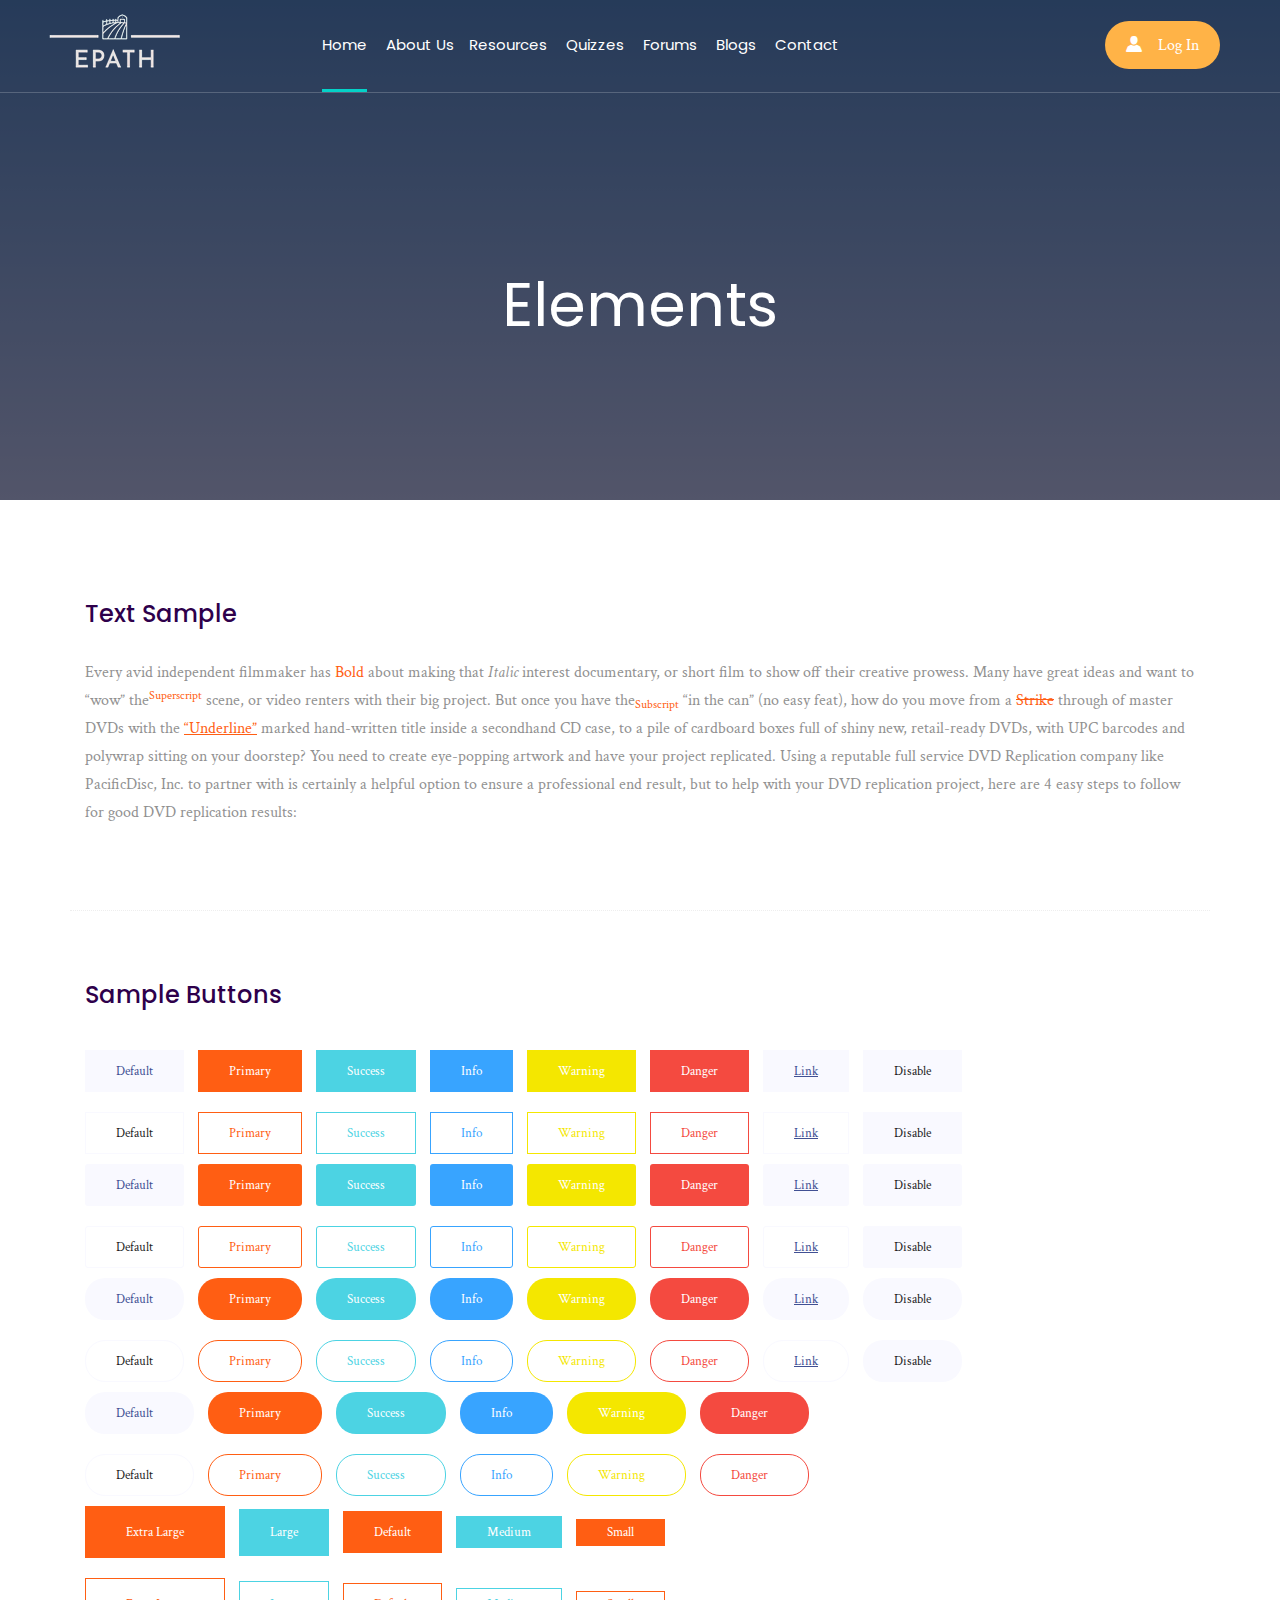
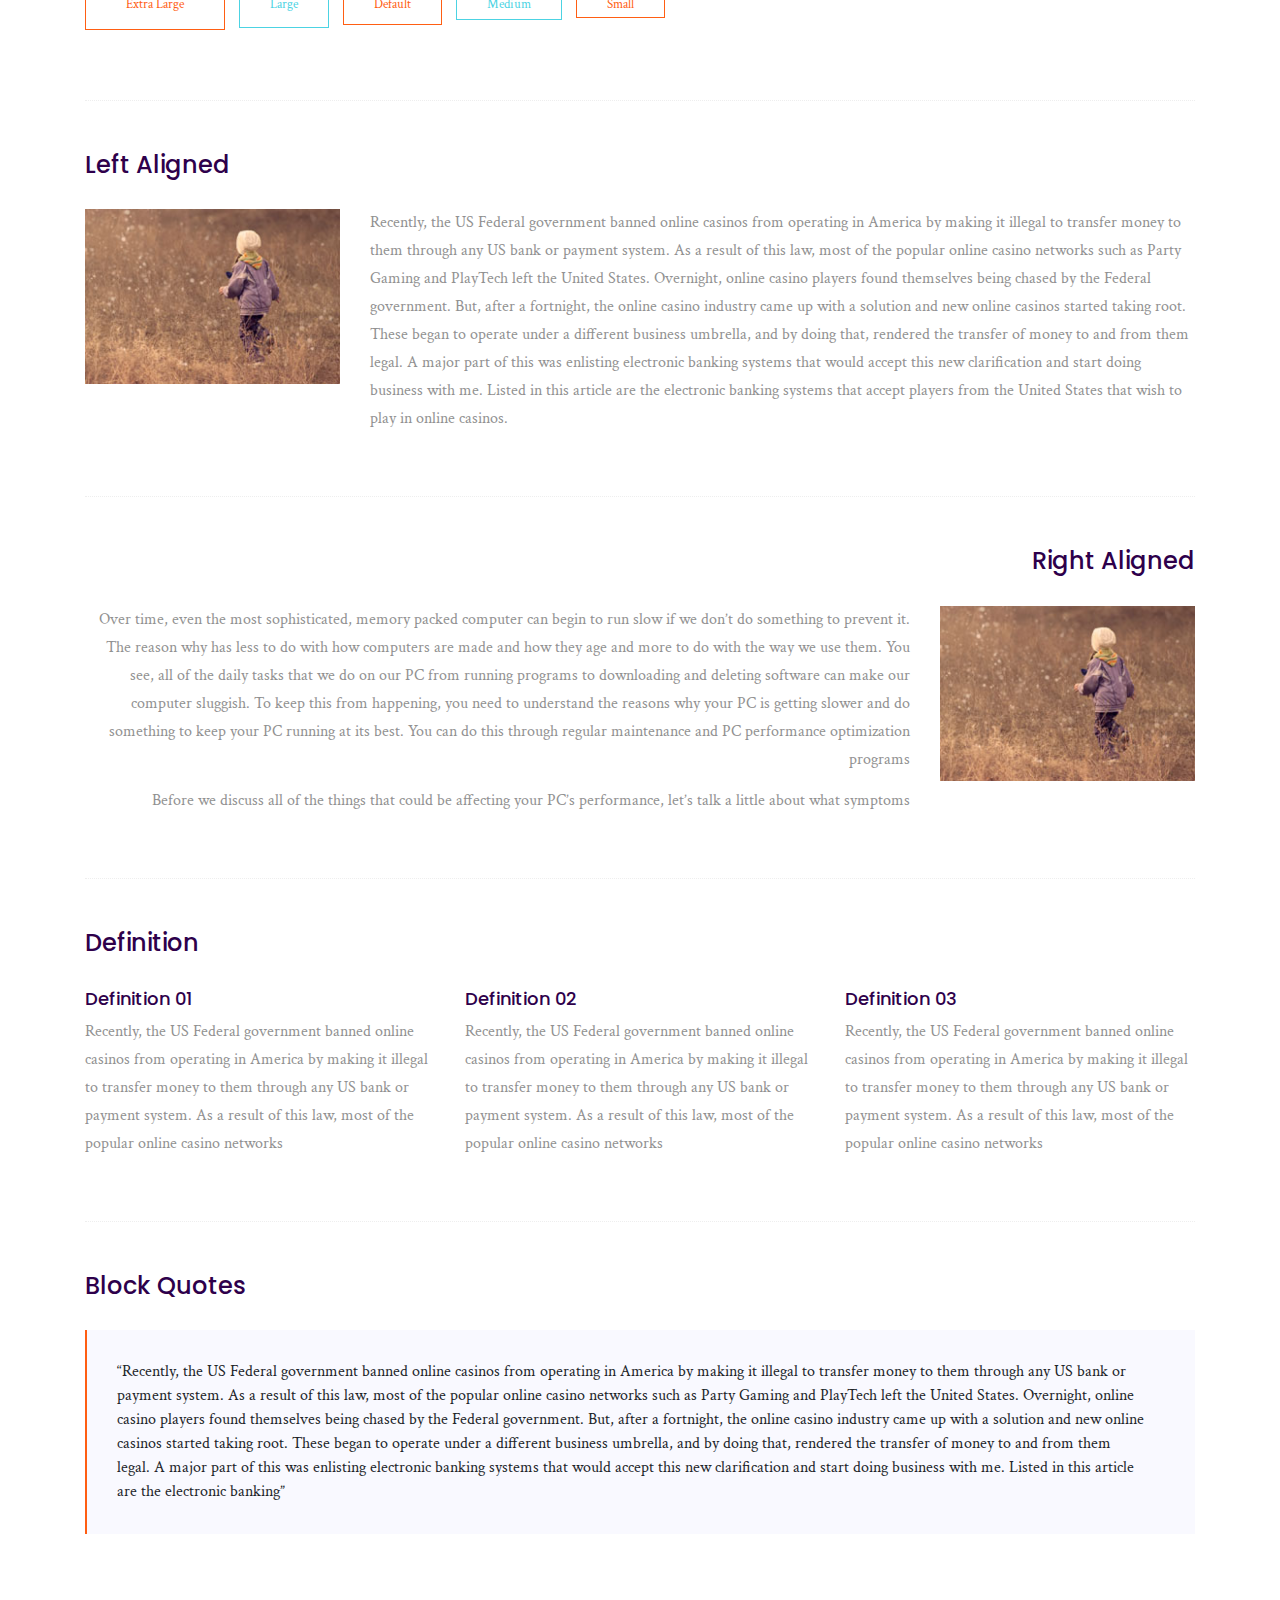
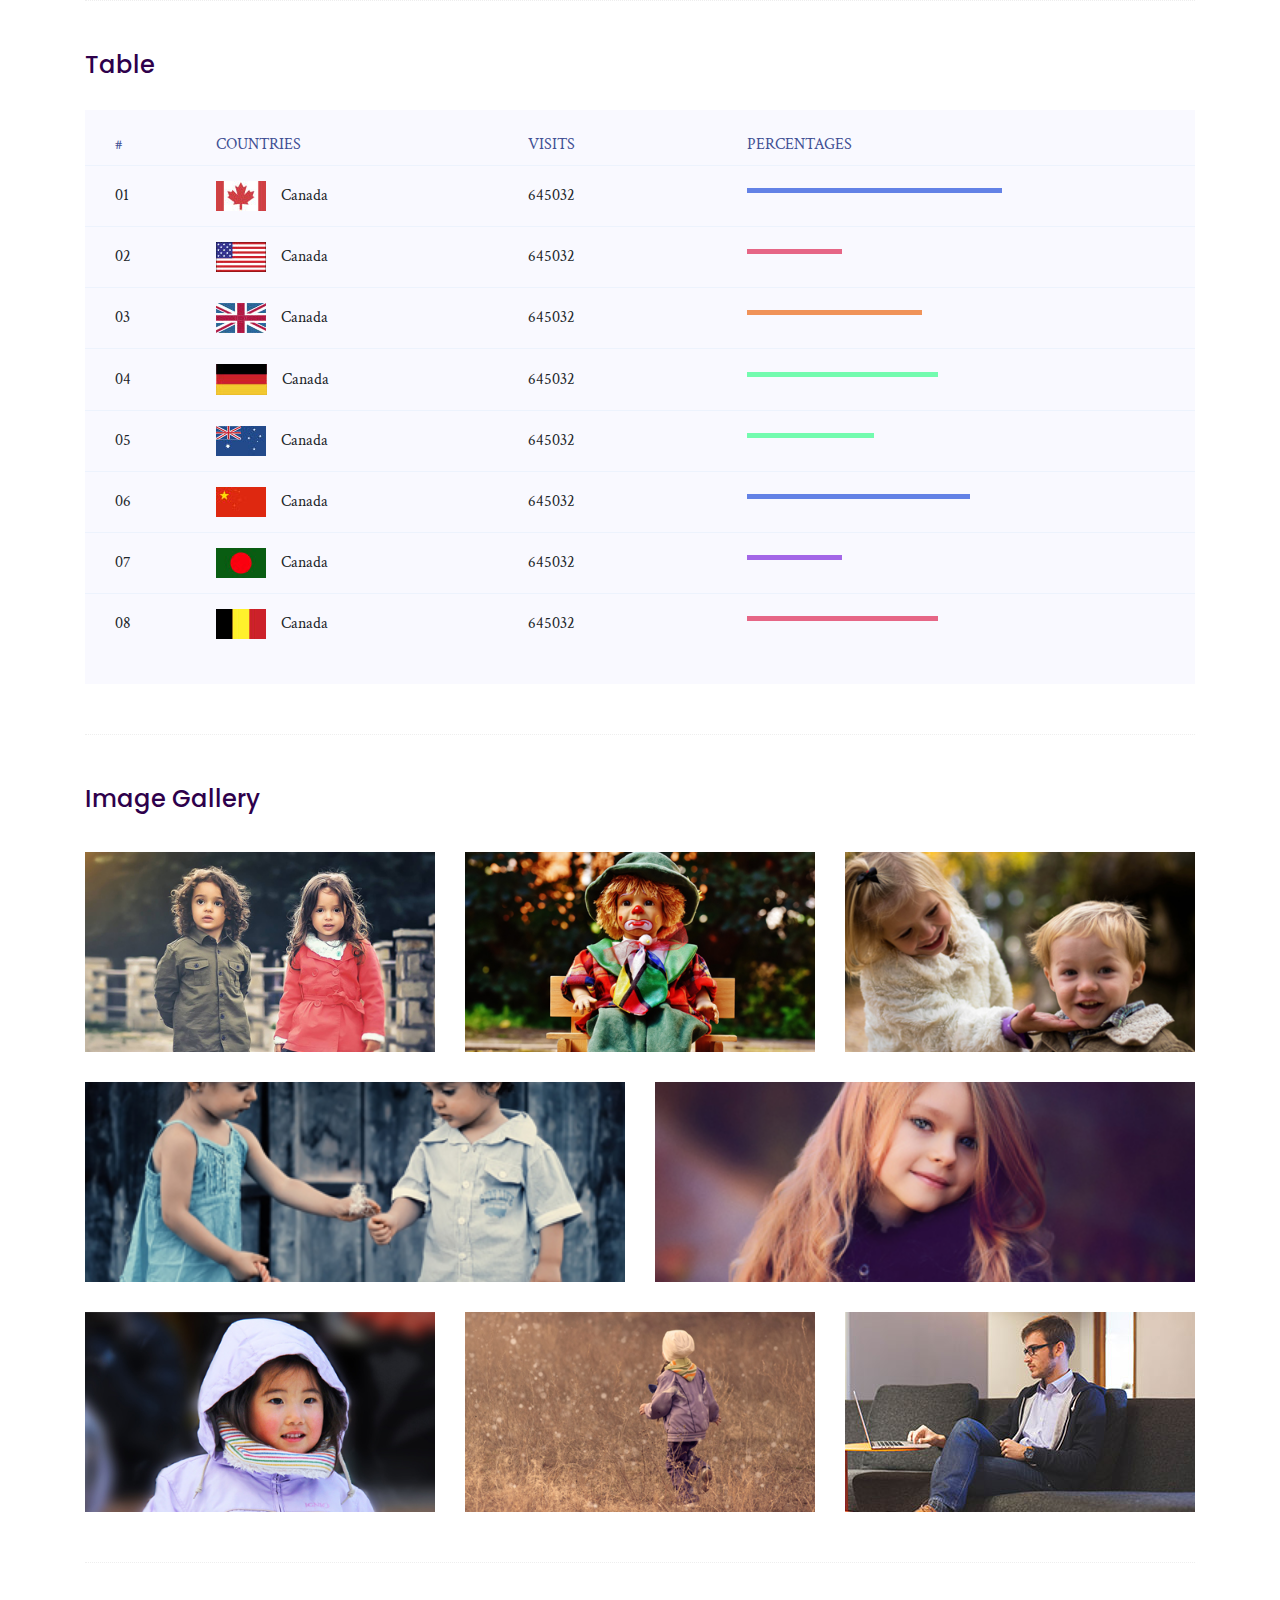
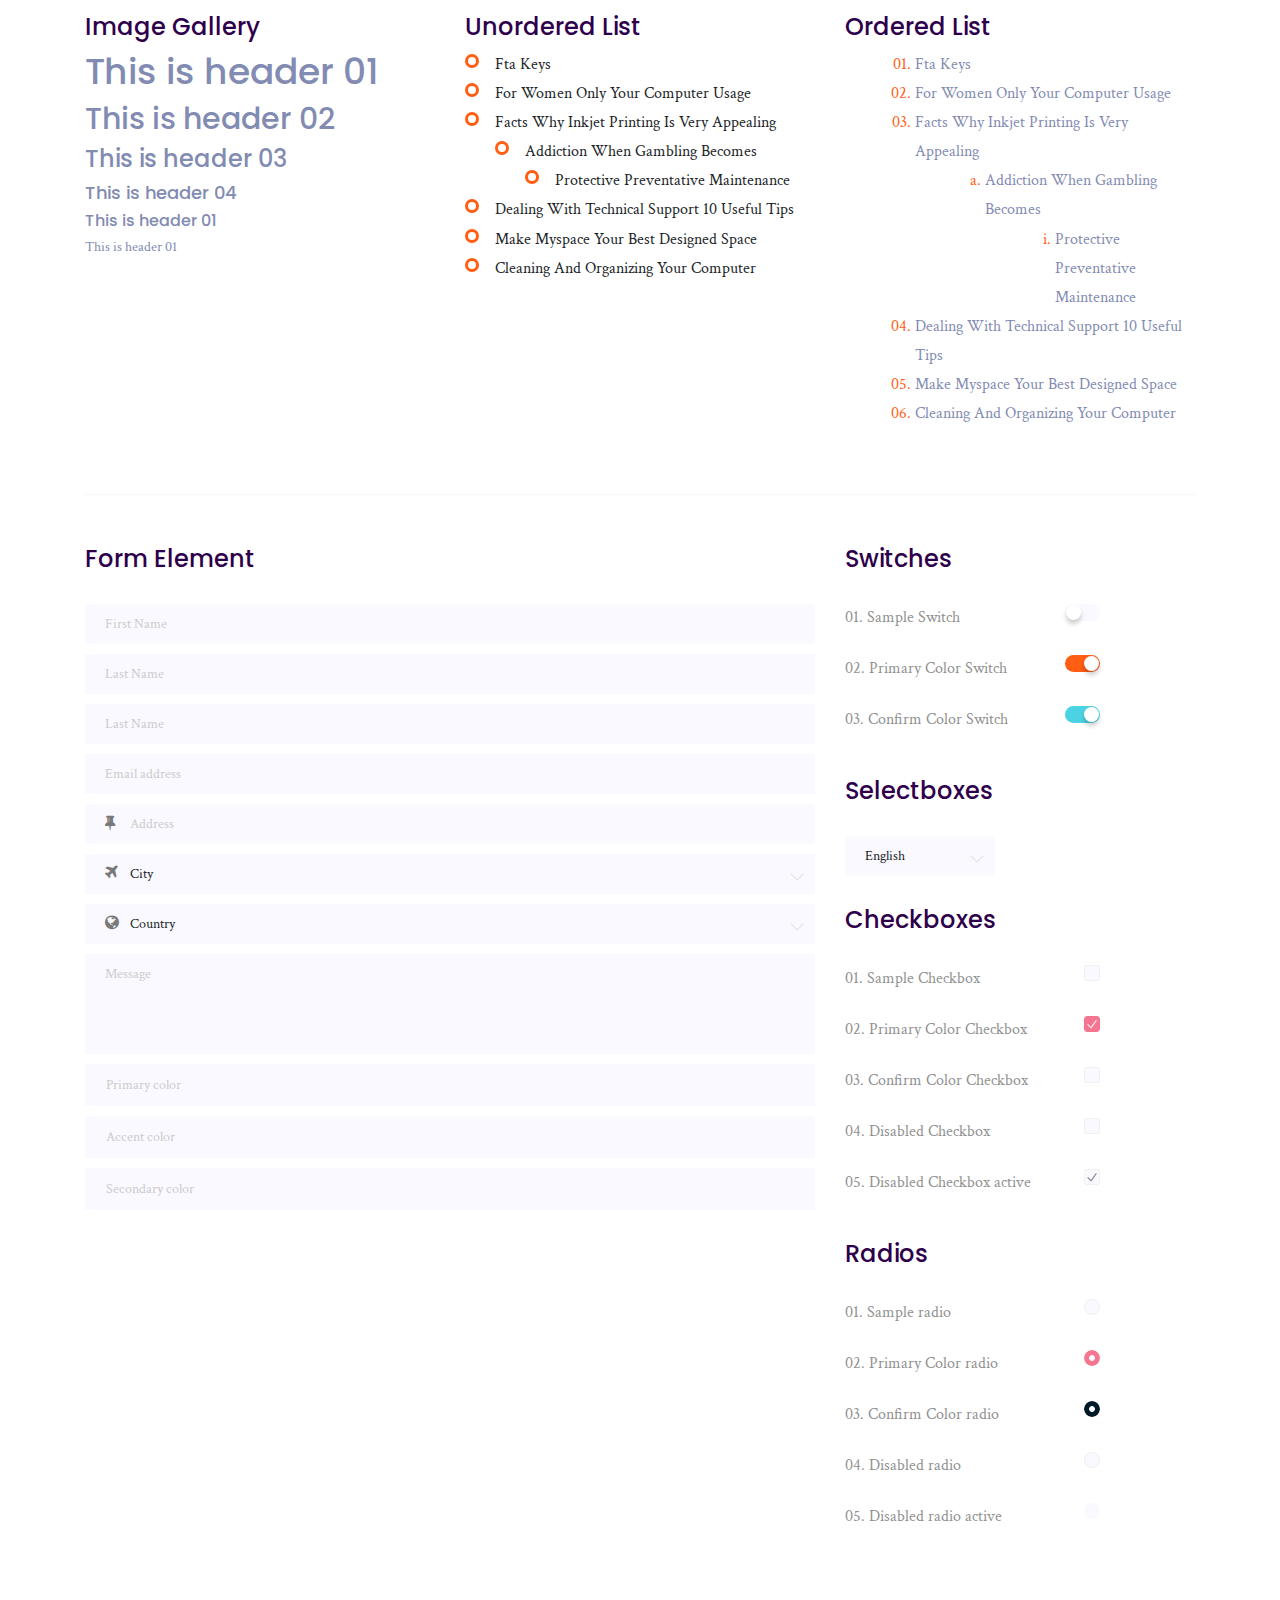
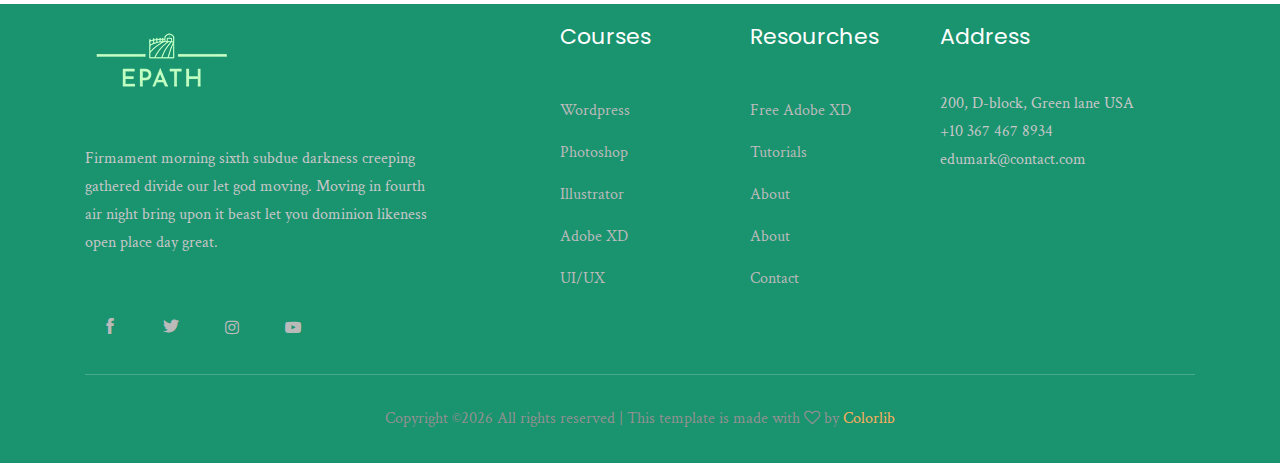
<file: elements.html>
<!doctype html>
<html class="no-js" lang="zxx">

	<head>
		<meta charset="utf-8">
		<meta http-equiv="x-ua-compatible" content="ie=edge">
		<title>EPATH</title>
		<meta name="description" content="">
		<meta name="viewport" content="width=device-width, initial-scale=1">
	
		<!-- <link rel="manifest" href="site.webmanifest"> -->
		<link rel="shortcut icon" type="image/x-icon" href="img/favicon.png">
		<!-- Place favicon.ico in the root directory -->
	
		<!-- CSS here -->
		<link rel="stylesheet" href="css/bootstrap.min.css">
		<link rel="stylesheet" href="css/owl.carousel.min.css">
		<link rel="stylesheet" href="css/magnific-popup.css">
		<link rel="stylesheet" href="css/font-awesome.min.css">
		<link rel="stylesheet" href="css/themify-icons.css">
		<link rel="stylesheet" href="css/nice-select.css">
		<link rel="stylesheet" href="css/flaticon.css">
		<link rel="stylesheet" href="css/gijgo.css">
		<link rel="stylesheet" href="css/animate.css">
		<link rel="stylesheet" href="css/slicknav.css">
		<link rel="stylesheet" href="css/style.css">
		<!-- <link rel="stylesheet" href="css/responsive.css"> -->
	</head>

<body>
	
    <!-- header-start -->
    <header>
        <div class="header-area ">
            <div id="sticky-header" class="main-header-area">
                <div class="container-fluid p-0">
                    <div class="row align-items-center no-gutters">
                        <div class="col-xl-2 col-lg-2">
                            <div class="logo-img">
                                <a href="index.html">
                                    <img src="img/logo2.png" alt="">
                                </a>
                            </div>
                        </div>
                        <div class="col-xl-7 col-lg-7">
                            <div class="main-menu  d-none d-lg-block">
                                <nav>
                                    <ul id="navigation">
                                        <li><a class="active" href="index.html">home</a></li>
                                        <li><a href="about.html">about us</a>
                                        <li><a href="resources.html">resources</a></li>
                                        <li><a href="quizzes.html">quizzes</a></li>
                                        <li><a href="forums.html">forums</a></li>
                                        <li><a href="blogs.html">blogs </a>
                                        </li>
                                        <li><a href="contact.html">contact</a></li>
                                    </ul>
                                    
                                </nav>

                            </div>
                            
                        </div>

                        
                        <div class="col-xl-3 col-lg-3 d-none d-lg-block">
                            <div class="log_chat_area d-flex align-items-center">
                                
                                <a href="#test-form" class="login popup-with-form">
                                    <i class="flaticon-user"></i>
                                    <span>log in</span>
                                </a>
                            </div>
                        </div>
                        <div class="col-12">
                            <div class="mobile_menu d-block d-lg-none"></div>
                        </div>
                    </div>
                </div>
            </div>
        </div>
    </header>
    <!-- header-end -->
	
		<!-- bradcam_area_start -->
		<div class="bradcam_area breadcam_bg overlay2">
				<h3>Elements</h3>
			</div>
			<!-- bradcam_area_end -->

	<!-- Start Sample Area -->
	<section class="sample-text-area">
		<div class="container box_1170">
			<h3 class="text-heading">Text Sample</h3>
			<p class="sample-text">
				Every avid independent filmmaker has <b>Bold</b> about making that <i>Italic</i> interest documentary,
				or short
				film to show off their creative prowess. Many have great ideas and want to “wow”
				the<sup>Superscript</sup> scene,
				or video renters with their big project. But once you have the<sub>Subscript</sub> “in the can” (no easy
				feat), how
				do you move from a <del>Strike</del> through of master DVDs with the <u>“Underline”</u> marked
				hand-written title
				inside a secondhand CD case, to a pile of cardboard boxes full of shiny new, retail-ready DVDs, with UPC
				barcodes
				and polywrap sitting on your doorstep? You need to create eye-popping artwork and have your project
				replicated.
				Using a reputable full service DVD Replication company like PacificDisc, Inc. to partner with is
				certainly a
				helpful option to ensure a professional end result, but to help with your DVD replication project, here
				are 4 easy
				steps to follow for good DVD replication results:

			</p>
		</div>
	</section>
	<!-- End Sample Area -->

	<!-- Start Button -->
	<section class="button-area">
		<div class="container box_1170 border-top-generic">
			<h3 class="text-heading">Sample Buttons</h3>
			<div class="button-group-area">
				<a href="#" class="genric-btn default">Default</a>
				<a href="#" class="genric-btn primary">Primary</a>
				<a href="#" class="genric-btn success">Success</a>
				<a href="#" class="genric-btn info">Info</a>
				<a href="#" class="genric-btn warning">Warning</a>
				<a href="#" class="genric-btn danger">Danger</a>
				<a href="#" class="genric-btn link">Link</a>
				<a href="#" class="genric-btn disable">Disable</a>
			</div>
			<div class="button-group-area mt-10">
				<a href="#" class="genric-btn default-border">Default</a>
				<a href="#" class="genric-btn primary-border">Primary</a>
				<a href="#" class="genric-btn success-border">Success</a>
				<a href="#" class="genric-btn info-border">Info</a>
				<a href="#" class="genric-btn warning-border">Warning</a>
				<a href="#" class="genric-btn danger-border">Danger</a>
				<a href="#" class="genric-btn link-border">Link</a>
				<a href="#" class="genric-btn disable">Disable</a>
			</div>
			<div class="button-group-area mt-40">
				<a href="#" class="genric-btn default radius">Default</a>
				<a href="#" class="genric-btn primary radius">Primary</a>
				<a href="#" class="genric-btn success radius">Success</a>
				<a href="#" class="genric-btn info radius">Info</a>
				<a href="#" class="genric-btn warning radius">Warning</a>
				<a href="#" class="genric-btn danger radius">Danger</a>
				<a href="#" class="genric-btn link radius">Link</a>
				<a href="#" class="genric-btn disable radius">Disable</a>
			</div>
			<div class="button-group-area mt-10">
				<a href="#" class="genric-btn default-border radius">Default</a>
				<a href="#" class="genric-btn primary-border radius">Primary</a>
				<a href="#" class="genric-btn success-border radius">Success</a>
				<a href="#" class="genric-btn info-border radius">Info</a>
				<a href="#" class="genric-btn warning-border radius">Warning</a>
				<a href="#" class="genric-btn danger-border radius">Danger</a>
				<a href="#" class="genric-btn link-border radius">Link</a>
				<a href="#" class="genric-btn disable radius">Disable</a>
			</div>
			<div class="button-group-area mt-40">
				<a href="#" class="genric-btn default circle">Default</a>
				<a href="#" class="genric-btn primary circle">Primary</a>
				<a href="#" class="genric-btn success circle">Success</a>
				<a href="#" class="genric-btn info circle">Info</a>
				<a href="#" class="genric-btn warning circle">Warning</a>
				<a href="#" class="genric-btn danger circle">Danger</a>
				<a href="#" class="genric-btn link circle">Link</a>
				<a href="#" class="genric-btn disable circle">Disable</a>
			</div>
			<div class="button-group-area mt-10">
				<a href="#" class="genric-btn default-border circle">Default</a>
				<a href="#" class="genric-btn primary-border circle">Primary</a>
				<a href="#" class="genric-btn success-border circle">Success</a>
				<a href="#" class="genric-btn info-border circle">Info</a>
				<a href="#" class="genric-btn warning-border circle">Warning</a>
				<a href="#" class="genric-btn danger-border circle">Danger</a>
				<a href="#" class="genric-btn link-border circle">Link</a>
				<a href="#" class="genric-btn disable circle">Disable</a>
			</div>
			<div class="button-group-area mt-40">
				<a href="#" class="genric-btn default circle arrow">Default<span class="lnr lnr-arrow-right"></span></a>
				<a href="#" class="genric-btn primary circle arrow">Primary<span class="lnr lnr-arrow-right"></span></a>
				<a href="#" class="genric-btn success circle arrow">Success<span class="lnr lnr-arrow-right"></span></a>
				<a href="#" class="genric-btn info circle arrow">Info<span class="lnr lnr-arrow-right"></span></a>
				<a href="#" class="genric-btn warning circle arrow">Warning<span class="lnr lnr-arrow-right"></span></a>
				<a href="#" class="genric-btn danger circle arrow">Danger<span class="lnr lnr-arrow-right"></span></a>
			</div>
			<div class="button-group-area mt-10">
				<a href="#" class="genric-btn default-border circle arrow">Default<span
						class="lnr lnr-arrow-right"></span></a>
				<a href="#" class="genric-btn primary-border circle arrow">Primary<span
						class="lnr lnr-arrow-right"></span></a>
				<a href="#" class="genric-btn success-border circle arrow">Success<span
						class="lnr lnr-arrow-right"></span></a>
				<a href="#" class="genric-btn info-border circle arrow">Info<span
						class="lnr lnr-arrow-right"></span></a>
				<a href="#" class="genric-btn warning-border circle arrow">Warning<span
						class="lnr lnr-arrow-right"></span></a>
				<a href="#" class="genric-btn danger-border circle arrow">Danger<span
						class="lnr lnr-arrow-right"></span></a>
			</div>
			<div class="button-group-area mt-40">
				<a href="#" class="genric-btn primary e-large">Extra Large</a>
				<a href="#" class="genric-btn success large">Large</a>
				<a href="#" class="genric-btn primary">Default</a>
				<a href="#" class="genric-btn success medium">Medium</a>
				<a href="#" class="genric-btn primary small">Small</a>
			</div>
			<div class="button-group-area mt-10">
				<a href="#" class="genric-btn primary-border e-large">Extra Large</a>
				<a href="#" class="genric-btn success-border large">Large</a>
				<a href="#" class="genric-btn primary-border">Default</a>
				<a href="#" class="genric-btn success-border medium">Medium</a>
				<a href="#" class="genric-btn primary-border small">Small</a>
			</div>
		</div>
	</section>
	<!-- End Button -->

	<!-- Start Align Area -->
	<div class="whole-wrap">
		<div class="container box_1170">
			<div class="section-top-border">
				<h3 class="mb-30">Left Aligned</h3>
				<div class="row">
					<div class="col-md-3">
						<img src="img/elements/d.jpg" alt="" class="img-fluid">
					</div>
					<div class="col-md-9 mt-sm-20">
						<p>Recently, the US Federal government banned online casinos from operating in America by making
							it illegal to
							transfer money to them through any US bank or payment system. As a result of this law, most
							of the popular
							online casino networks such as Party Gaming and PlayTech left the United States. Overnight,
							online casino
							players found themselves being chased by the Federal government. But, after a fortnight, the
							online casino
							industry came up with a solution and new online casinos started taking root. These began to
							operate under a
							different business umbrella, and by doing that, rendered the transfer of money to and from
							them legal. A major
							part of this was enlisting electronic banking systems that would accept this new
							clarification and start doing
							business with me. Listed in this article are the electronic banking systems that accept
							players from the United
							States that wish to play in online casinos.</p>
					</div>
				</div>
			</div>
			<div class="section-top-border text-right">
				<h3 class="mb-30">Right Aligned</h3>
				<div class="row">
					<div class="col-md-9">
						<p class="text-right">Over time, even the most sophisticated, memory packed computer can begin
							to run slow if we
							don’t do something to prevent it. The reason why has less to do with how computers are made
							and how they age and
							more to do with the way we use them. You see, all of the daily tasks that we do on our PC
							from running programs
							to downloading and deleting software can make our computer sluggish. To keep this from
							happening, you need to
							understand the reasons why your PC is getting slower and do something to keep your PC
							running at its best. You
							can do this through regular maintenance and PC performance optimization programs</p>
						<p class="text-right">Before we discuss all of the things that could be affecting your PC’s
							performance, let’s
							talk a little about what symptoms</p>
					</div>
					<div class="col-md-3">
						<img src="img/elements/d.jpg" alt="" class="img-fluid">
					</div>
				</div>
			</div>
			<div class="section-top-border">
				<h3 class="mb-30">Definition</h3>
				<div class="row">
					<div class="col-md-4">
						<div class="single-defination">
							<h4 class="mb-20">Definition 01</h4>
							<p>Recently, the US Federal government banned online casinos from operating in America by
								making it illegal to
								transfer money to them through any US bank or payment system. As a result of this law,
								most of the popular
								online casino networks</p>
						</div>
					</div>
					<div class="col-md-4">
						<div class="single-defination">
							<h4 class="mb-20">Definition 02</h4>
							<p>Recently, the US Federal government banned online casinos from operating in America by
								making it illegal to
								transfer money to them through any US bank or payment system. As a result of this law,
								most of the popular
								online casino networks</p>
						</div>
					</div>
					<div class="col-md-4">
						<div class="single-defination">
							<h4 class="mb-20">Definition 03</h4>
							<p>Recently, the US Federal government banned online casinos from operating in America by
								making it illegal to
								transfer money to them through any US bank or payment system. As a result of this law,
								most of the popular
								online casino networks</p>
						</div>
					</div>
				</div>
			</div>
			<div class="section-top-border">
				<h3 class="mb-30">Block Quotes</h3>
				<div class="row">
					<div class="col-lg-12">
						<blockquote class="generic-blockquote">
							“Recently, the US Federal government banned online casinos from operating in America by
							making it illegal to
							transfer money to them through any US bank or payment system. As a result of this law, most
							of the popular
							online casino networks such as Party Gaming and PlayTech left the United States. Overnight,
							online casino
							players found themselves being chased by the Federal government. But, after a fortnight, the
							online casino
							industry came up with a solution and new online casinos started taking root. These began to
							operate under a
							different business umbrella, and by doing that, rendered the transfer of money to and from
							them legal. A major
							part of this was enlisting electronic banking systems that would accept this new
							clarification and start doing
							business with me. Listed in this article are the electronic banking”
						</blockquote>
					</div>
				</div>
			</div>
			<div class="section-top-border">
				<h3 class="mb-30">Table</h3>
				<div class="progress-table-wrap">
					<div class="progress-table">
						<div class="table-head">
							<div class="serial">#</div>
							<div class="country">Countries</div>
							<div class="visit">Visits</div>
							<div class="percentage">Percentages</div>
						</div>
						<div class="table-row">
							<div class="serial">01</div>
							<div class="country"> <img src="img/elements/f1.jpg" alt="flag">Canada</div>
							<div class="visit">645032</div>
							<div class="percentage">
								<div class="progress">
									<div class="progress-bar color-1" role="progressbar" style="width: 80%"
										aria-valuenow="80" aria-valuemin="0" aria-valuemax="100"></div>
								</div>
							</div>
						</div>
						<div class="table-row">
							<div class="serial">02</div>
							<div class="country"> <img src="img/elements/f2.jpg" alt="flag">Canada</div>
							<div class="visit">645032</div>
							<div class="percentage">
								<div class="progress">
									<div class="progress-bar color-2" role="progressbar" style="width: 30%"
										aria-valuenow="30" aria-valuemin="0" aria-valuemax="100"></div>
								</div>
							</div>
						</div>
						<div class="table-row">
							<div class="serial">03</div>
							<div class="country"> <img src="img/elements/f3.jpg" alt="flag">Canada</div>
							<div class="visit">645032</div>
							<div class="percentage">
								<div class="progress">
									<div class="progress-bar color-3" role="progressbar" style="width: 55%"
										aria-valuenow="55" aria-valuemin="0" aria-valuemax="100"></div>
								</div>
							</div>
						</div>
						<div class="table-row">
							<div class="serial">04</div>
							<div class="country"> <img src="img/elements/f4.jpg" alt="flag">Canada</div>
							<div class="visit">645032</div>
							<div class="percentage">
								<div class="progress">
									<div class="progress-bar color-4" role="progressbar" style="width: 60%"
										aria-valuenow="60" aria-valuemin="0" aria-valuemax="100"></div>
								</div>
							</div>
						</div>
						<div class="table-row">
							<div class="serial">05</div>
							<div class="country"> <img src="img/elements/f5.jpg" alt="flag">Canada</div>
							<div class="visit">645032</div>
							<div class="percentage">
								<div class="progress">
									<div class="progress-bar color-5" role="progressbar" style="width: 40%"
										aria-valuenow="40" aria-valuemin="0" aria-valuemax="100"></div>
								</div>
							</div>
						</div>
						<div class="table-row">
							<div class="serial">06</div>
							<div class="country"> <img src="img/elements/f6.jpg" alt="flag">Canada</div>
							<div class="visit">645032</div>
							<div class="percentage">
								<div class="progress">
									<div class="progress-bar color-6" role="progressbar" style="width: 70%"
										aria-valuenow="70" aria-valuemin="0" aria-valuemax="100"></div>
								</div>
							</div>
						</div>
						<div class="table-row">
							<div class="serial">07</div>
							<div class="country"> <img src="img/elements/f7.jpg" alt="flag">Canada</div>
							<div class="visit">645032</div>
							<div class="percentage">
								<div class="progress">
									<div class="progress-bar color-7" role="progressbar" style="width: 30%"
										aria-valuenow="30" aria-valuemin="0" aria-valuemax="100"></div>
								</div>
							</div>
						</div>
						<div class="table-row">
							<div class="serial">08</div>
							<div class="country"> <img src="img/elements/f8.jpg" alt="flag">Canada</div>
							<div class="visit">645032</div>
							<div class="percentage">
								<div class="progress">
									<div class="progress-bar color-8" role="progressbar" style="width: 60%"
										aria-valuenow="60" aria-valuemin="0" aria-valuemax="100"></div>
								</div>
							</div>
						</div>
					</div>
				</div>
			</div>
			<div class="section-top-border">
				<h3>Image Gallery</h3>
				<div class="row gallery-item">
					<div class="col-md-4">
						<a href="img/elements/g1.jpg" class="img-pop-up">
							<div class="single-gallery-image" style="background: url(img/elements/g1.jpg);"></div>
						</a>
					</div>
					<div class="col-md-4">
						<a href="img/elements/g2.jpg" class="img-pop-up">
							<div class="single-gallery-image" style="background: url(img/elements/g2.jpg);"></div>
						</a>
					</div>
					<div class="col-md-4">
						<a href="img/elements/g3.jpg" class="img-pop-up">
							<div class="single-gallery-image" style="background: url(img/elements/g3.jpg);"></div>
						</a>
					</div>
					<div class="col-md-6">
						<a href="img/elements/g4.jpg" class="img-pop-up">
							<div class="single-gallery-image" style="background: url(img/elements/g4.jpg);"></div>
						</a>
					</div>
					<div class="col-md-6">
						<a href="img/elements/g5.jpg" class="img-pop-up">
							<div class="single-gallery-image" style="background: url(img/elements/g5.jpg);"></div>
						</a>
					</div>
					<div class="col-md-4">
						<a href="img/elements/g6.jpg" class="img-pop-up">
							<div class="single-gallery-image" style="background: url(img/elements/g6.jpg);"></div>
						</a>
					</div>
					<div class="col-md-4">
						<a href="img/elements/g7.jpg" class="img-pop-up">
							<div class="single-gallery-image" style="background: url(img/elements/g7.jpg);"></div>
						</a>
					</div>
					<div class="col-md-4">
						<a href="img/elements/g8.jpg" class="img-pop-up">
							<div class="single-gallery-image" style="background: url(img/elements/g8.jpg);"></div>
						</a>
					</div>
				</div>
			</div>
			<div class="section-top-border">
				<div class="row">
					<div class="col-md-4">
						<h3 class="mb-20">Image Gallery</h3>
						<div class="typography">
							<h1>This is header 01</h1>
							<h2>This is header 02</h2>
							<h3>This is header 03</h3>
							<h4>This is header 04</h4>
							<h5>This is header 01</h5>
							<h6>This is header 01</h6>
						</div>
					</div>
					<div class="col-md-4 mt-sm-30">
						<h3 class="mb-20">Unordered List</h3>
						<div class="">
							<ul class="unordered-list">
								<li>Fta Keys</li>
								<li>For Women Only Your Computer Usage</li>
								<li>Facts Why Inkjet Printing Is Very Appealing
									<ul>
										<li>Addiction When Gambling Becomes
											<ul>
												<li>Protective Preventative Maintenance</li>
											</ul>
										</li>
									</ul>
								</li>
								<li>Dealing With Technical Support 10 Useful Tips</li>
								<li>Make Myspace Your Best Designed Space</li>
								<li>Cleaning And Organizing Your Computer</li>
							</ul>
						</div>
					</div>
					<div class="col-md-4 mt-sm-30">
						<h3 class="mb-20">Ordered List</h3>
						<div class="">
							<ol class="ordered-list">
								<li><span>Fta Keys</span></li>
								<li><span>For Women Only Your Computer Usage</span></li>
								<li><span>Facts Why Inkjet Printing Is Very Appealing</span>
									<ol class="ordered-list-alpha">
										<li><span>Addiction When Gambling Becomes</span>
											<ol class="ordered-list-roman">
												<li><span>Protective Preventative Maintenance</span></li>
											</ol>
										</li>
									</ol>
								</li>
								<li><span>Dealing With Technical Support 10 Useful Tips</span></li>
								<li><span>Make Myspace Your Best Designed Space</span></li>
								<li><span>Cleaning And Organizing Your Computer</span></li>
							</ol>
						</div>
					</div>
				</div>
			</div>
			<div class="section-top-border">
				<div class="row">
					<div class="col-lg-8 col-md-8">
						<h3 class="mb-30">Form Element</h3>
						<form action="#">
							<div class="mt-10">
								<input type="text" name="first_name" placeholder="First Name"
									onfocus="this.placeholder = ''" onblur="this.placeholder = 'First Name'" required
									class="single-input">
							</div>
							<div class="mt-10">
								<input type="text" name="last_name" placeholder="Last Name"
									onfocus="this.placeholder = ''" onblur="this.placeholder = 'Last Name'" required
									class="single-input">
							</div>
							<div class="mt-10">
								<input type="text" name="last_name" placeholder="Last Name"
									onfocus="this.placeholder = ''" onblur="this.placeholder = 'Last Name'" required
									class="single-input">
							</div>
							<div class="mt-10">
								<input type="email" name="EMAIL" placeholder="Email address"
									onfocus="this.placeholder = ''" onblur="this.placeholder = 'Email address'" required
									class="single-input">
							</div>
							<div class="input-group-icon mt-10">
								<div class="icon"><i class="fa fa-thumb-tack" aria-hidden="true"></i></div>
								<input type="text" name="address" placeholder="Address" onfocus="this.placeholder = ''"
									onblur="this.placeholder = 'Address'" required class="single-input">
							</div>
							<div class="input-group-icon mt-10">
								<div class="icon"><i class="fa fa-plane" aria-hidden="true"></i></div>
								<div class="form-select" id="default-select"">
											<select>
												<option value=" 1">City</option>
									<option value="1">Dhaka</option>
									<option value="1">Dilli</option>
									<option value="1">Newyork</option>
									<option value="1">Islamabad</option>
									</select>
								</div>
							</div>
							<div class="input-group-icon mt-10">
								<div class="icon"><i class="fa fa-globe" aria-hidden="true"></i></div>
								<div class="form-select" id="default-select"">
											<select>
												<option value=" 1">Country</option>
									<option value="1">Bangladesh</option>
									<option value="1">India</option>
									<option value="1">England</option>
									<option value="1">Srilanka</option>
									</select>
								</div>
							</div>

							<div class="mt-10">
								<textarea class="single-textarea" placeholder="Message" onfocus="this.placeholder = ''"
									onblur="this.placeholder = 'Message'" required></textarea>
							</div>
							<!-- For Gradient Border Use -->
							<!-- <div class="mt-10">
										<div class="primary-input">
											<input id="primary-input" type="text" name="first_name" placeholder="Primary color" onfocus="this.placeholder = ''" onblur="this.placeholder = 'Primary color'">
											<label for="primary-input"></label>
										</div>
									</div> -->
							<div class="mt-10">
								<input type="text" name="first_name" placeholder="Primary color"
									onfocus="this.placeholder = ''" onblur="this.placeholder = 'Primary color'" required
									class="single-input-primary">
							</div>
							<div class="mt-10">
								<input type="text" name="first_name" placeholder="Accent color"
									onfocus="this.placeholder = ''" onblur="this.placeholder = 'Accent color'" required
									class="single-input-accent">
							</div>
							<div class="mt-10">
								<input type="text" name="first_name" placeholder="Secondary color"
									onfocus="this.placeholder = ''" onblur="this.placeholder = 'Secondary color'"
									required class="single-input-secondary">
							</div>
						</form>
					</div>
					<div class="col-lg-3 col-md-4 mt-sm-30">
						<div class="single-element-widget">
							<h3 class="mb-30">Switches</h3>
							<div class="switch-wrap d-flex justify-content-between">
								<p>01. Sample Switch</p>
								<div class="primary-switch">
									<input type="checkbox" id="default-switch">
									<label for="default-switch"></label>
								</div>
							</div>
							<div class="switch-wrap d-flex justify-content-between">
								<p>02. Primary Color Switch</p>
								<div class="primary-switch">
									<input type="checkbox" id="primary-switch" checked>
									<label for="primary-switch"></label>
								</div>
							</div>
							<div class="switch-wrap d-flex justify-content-between">
								<p>03. Confirm Color Switch</p>
								<div class="confirm-switch">
									<input type="checkbox" id="confirm-switch" checked>
									<label for="confirm-switch"></label>
								</div>
							</div>
						</div>
						<div class="single-element-widget mt-30">
							<h3 class="mb-30">Selectboxes</h3>
							<div class="default-select" id="default-select"">
										<select>
											<option value=" 1">English</option>
								<option value="1">Spanish</option>
								<option value="1">Arabic</option>
								<option value="1">Portuguise</option>
								<option value="1">Bengali</option>
								</select>
							</div>
						</div>
						<div class="single-element-widget mt-30">
							<h3 class="mb-30">Checkboxes</h3>
							<div class="switch-wrap d-flex justify-content-between">
								<p>01. Sample Checkbox</p>
								<div class="primary-checkbox">
									<input type="checkbox" id="default-checkbox">
									<label for="default-checkbox"></label>
								</div>
							</div>
							<div class="switch-wrap d-flex justify-content-between">
								<p>02. Primary Color Checkbox</p>
								<div class="primary-checkbox">
									<input type="checkbox" id="primary-checkbox" checked>
									<label for="primary-checkbox"></label>
								</div>
							</div>
							<div class="switch-wrap d-flex justify-content-between">
								<p>03. Confirm Color Checkbox</p>
								<div class="confirm-checkbox">
									<input type="checkbox" id="confirm-checkbox">
									<label for="confirm-checkbox"></label>
								</div>
							</div>
							<div class="switch-wrap d-flex justify-content-between">
								<p>04. Disabled Checkbox</p>
								<div class="disabled-checkbox">
									<input type="checkbox" id="disabled-checkbox" disabled>
									<label for="disabled-checkbox"></label>
								</div>
							</div>
							<div class="switch-wrap d-flex justify-content-between">
								<p>05. Disabled Checkbox active</p>
								<div class="disabled-checkbox">
									<input type="checkbox" id="disabled-checkbox-active" checked disabled>
									<label for="disabled-checkbox-active"></label>
								</div>
							</div>
						</div>
						<div class="single-element-widget mt-30">
							<h3 class="mb-30">Radios</h3>
							<div class="switch-wrap d-flex justify-content-between">
								<p>01. Sample radio</p>
								<div class="primary-radio">
									<input type="checkbox" id="default-radio">
									<label for="default-radio"></label>
								</div>
							</div>
							<div class="switch-wrap d-flex justify-content-between">
								<p>02. Primary Color radio</p>
								<div class="primary-radio">
									<input type="checkbox" id="primary-radio" checked>
									<label for="primary-radio"></label>
								</div>
							</div>
							<div class="switch-wrap d-flex justify-content-between">
								<p>03. Confirm Color radio</p>
								<div class="confirm-radio">
									<input type="checkbox" id="confirm-radio" checked>
									<label for="confirm-radio"></label>
								</div>
							</div>
							<div class="switch-wrap d-flex justify-content-between">
								<p>04. Disabled radio</p>
								<div class="disabled-radio">
									<input type="checkbox" id="disabled-radio" disabled>
									<label for="disabled-radio"></label>
								</div>
							</div>
							<div class="switch-wrap d-flex justify-content-between">
								<p>05. Disabled radio active</p>
								<div class="disabled-radio">
									<input type="checkbox" id="disabled-radio-active" checked disabled>
									<label for="disabled-radio-active"></label>
								</div>
							</div>
						</div>
					</div>
				</div>
			</div>
		</div>
	</div>
	<!-- End Align Area -->
    <!-- footer -->
    <footer class="footer footer_bg_1">
        <div class="footer_top">
            <div class="container">
                <div class="row">
                    <div class="col-xl-4 col-md-6 col-lg-4">
                        <div class="footer_widget">
                            <div class="footer_logo">
                                <a href="#">
                                    <img src="img/logo.png" alt="">
                                </a>
                            </div>
                            <p>
                                Firmament morning sixth subdue darkness creeping gathered divide our let god moving.
                                Moving in fourth air night bring upon it beast let you dominion likeness open place day
                                great.
                            </p>
                            <div class="socail_links">
                                <ul>
                                    <li>
                                        <a href="#">
                                            <i class="ti-facebook"></i>
                                        </a>
                                    </li>
                                    <li>
                                        <a href="#">
                                            <i class="ti-twitter-alt"></i>
                                        </a>
                                    </li>
                                    <li>
                                        <a href="#">
                                            <i class="fa fa-instagram"></i>
                                        </a>
                                    </li>
                                    <li>
                                        <a href="#">
                                            <i class="fa fa-youtube-play"></i>
                                        </a>
                                    </li>
                                </ul>
                            </div>

                        </div>
                    </div>
                    <div class="col-xl-2 offset-xl-1 col-md-6 col-lg-3">
                        <div class="footer_widget">
                            <h3 class="footer_title">
                                Courses
                            </h3>
                            <ul>
                                <li><a href="#">Wordpress</a></li>
                                <li><a href="#"> Photoshop</a></li>
                                <li><a href="#">Illustrator</a></li>
                                <li><a href="#">Adobe XD</a></li>
                                <li><a href="#">UI/UX</a></li>
                            </ul>

                        </div>
                    </div>
                    <div class="col-xl-2 col-md-6 col-lg-2">
                        <div class="footer_widget">
                            <h3 class="footer_title">
                                Resourches
                            </h3>
                            <ul>
                                <li><a href="#">Free Adobe XD</a></li>
                                <li><a href="#">Tutorials</a></li>
                                <li><a href="#">About</a></li>
                                <li><a href="#"> About</a></li>
                                <li><a href="#"> Contact</a></li>
                            </ul>
                        </div>
                    </div>
                    <div class="col-xl-3 col-md-6 col-lg-3">
                        <div class="footer_widget">
                            <h3 class="footer_title">
                                Address
                            </h3>
                            <p>
                                200, D-block, Green lane USA <br>
                                +10 367 467 8934 <br>
                                edumark@contact.com
                            </p>
                        </div>
                    </div>
                </div>
            </div>
        </div>
        <div class="copy-right_text">
            <div class="container">
                <div class="footer_border"></div>
                <div class="row">
                    <div class="col-xl-12">
                        <p class="copy_right text-center">
                            <!-- Link back to Colorlib can't be removed. Template is licensed under CC BY 3.0. -->
Copyright &copy;<script>document.write(new Date().getFullYear());</script> All rights reserved | This template is made with <i class="fa fa-heart-o" aria-hidden="true"></i> by <a href="https://colorlib.com" target="_blank">Colorlib</a>
<!-- Link back to Colorlib can't be removed. Template is licensed under CC BY 3.0. -->
                        </p>
                    </div>
                </div>
            </div>
        </div>
    </footer>
    <!-- footer -->
		<!-- link that opens popup -->
	
		<!-- form itself end-->
		<form id="test-form" class="white-popup-block mfp-hide">
			<div class="popup_box ">
				<div class="popup_inner">
					<div class="logo text-center">
						<a href="#">
							<img src="img/logo2.png" alt="">
						</a>
					</div>
					<h3>Sign in</h3>
					<form action="#">
						<div class="row">
							<div class="col-xl-12 col-md-12">
								<input type="email" placeholder="Enter email">
							</div>
							<div class="col-xl-12 col-md-12">
								<input type="password" placeholder="Password">
							</div>
							<div class="col-xl-12">
								<button type="submit" class="boxed_btn_orange">Sign in</button>
							</div>
						</div>
					</form>
					<p class="doen_have_acc">Don’t have an account? <a class="dont-hav-acc" href="#test-form2">Sign Up</a>
					</p>
				</div>
			</div>
		</form>
		<!-- form itself end -->
	
		<!-- form itself end-->
		<form id="test-form2" class="white-popup-block mfp-hide">
			<div class="popup_box ">
				<div class="popup_inner">
					<div class="logo text-center">
						<a href="#">
							<img src="img/logo2.png" alt="">
						</a>
					</div>
					<h3>Registration</h3>
					<form action="#">
						<div class="row">
							<div class="col-xl-12 col-md-12">
								<input type="email" placeholder="Enter email">
							</div>
							<div class="col-xl-12 col-md-12">
								<input type="password" placeholder="Password">
							</div>
							<div class="col-xl-12 col-md-12">
								<input type="Password" placeholder="Confirm password">
							</div>
						  
							<div class="col-xl-12 col-md-12">
								<input type="Password" placeholder="Confirm password">
							</div>
							<div class="col-xl-12 col-md-12">
								<input type="Age" placeholder="Age">
							</div>
							<div class="col-xl-12 col-md-12">
								<input type="High school" placeholder="Year of High School Completion">
							</div>
							
							<div class="col-xl-12">
								<button type="submit" class="boxed_btn_orange">Sign Up</button>
							</div>
						</div>
					</form>
				</div>
			</div>
		</form>
		<!-- form itself end -->

	<!-- JS here -->
	<script src="js/vendor/modernizr-3.5.0.min.js"></script>
	<script src="js/vendor/jquery-1.12.4.min.js"></script>
	<script src="js/popper.min.js"></script>
	<script src="js/bootstrap.min.js"></script>
	<script src="js/owl.carousel.min.js"></script>
	<script src="js/isotope.pkgd.min.js"></script>
	<script src="js/ajax-form.js"></script>
	<script src="js/waypoints.min.js"></script>
	<script src="js/jquery.counterup.min.js"></script>
	<script src="js/imagesloaded.pkgd.min.js"></script>
	<script src="js/scrollIt.js"></script>
	<script src="js/jquery.scrollUp.min.js"></script>
	<script src="js/wow.min.js"></script>
	<script src="js/nice-select.min.js"></script>
	<script src="js/jquery.slicknav.min.js"></script>
	<script src="js/jquery.magnific-popup.min.js"></script>
	<script src="js/plugins.js"></script>
	<script src="js/gijgo.min.js"></script>

	<!--contact js-->
	<script src="js/contact.js"></script>
	<script src="js/jquery.ajaxchimp.min.js"></script>
	<script src="js/jquery.form.js"></script>
	<script src="js/jquery.validate.min.js"></script>
	<script src="js/mail-script.js"></script>

	<script src="js/main.js"></script>
    <script>
        $('#datepicker').datepicker({
            iconsLibrary: 'fontawesome',
            disableDaysOfWeek: [0, 0],
        //     icons: {
        //      rightIcon: '<span class="fa fa-caret-down"></span>'
        //  }
        });
        $('#datepicker2').datepicker({
            iconsLibrary: 'fontawesome',
            icons: {
             rightIcon: '<span class="fa fa-caret-down"></span>'
         }

        });
        var timepicker = $('#timepicker').timepicker({
         format: 'HH.MM'
     });
    </script>
</body>
</html>
</file>
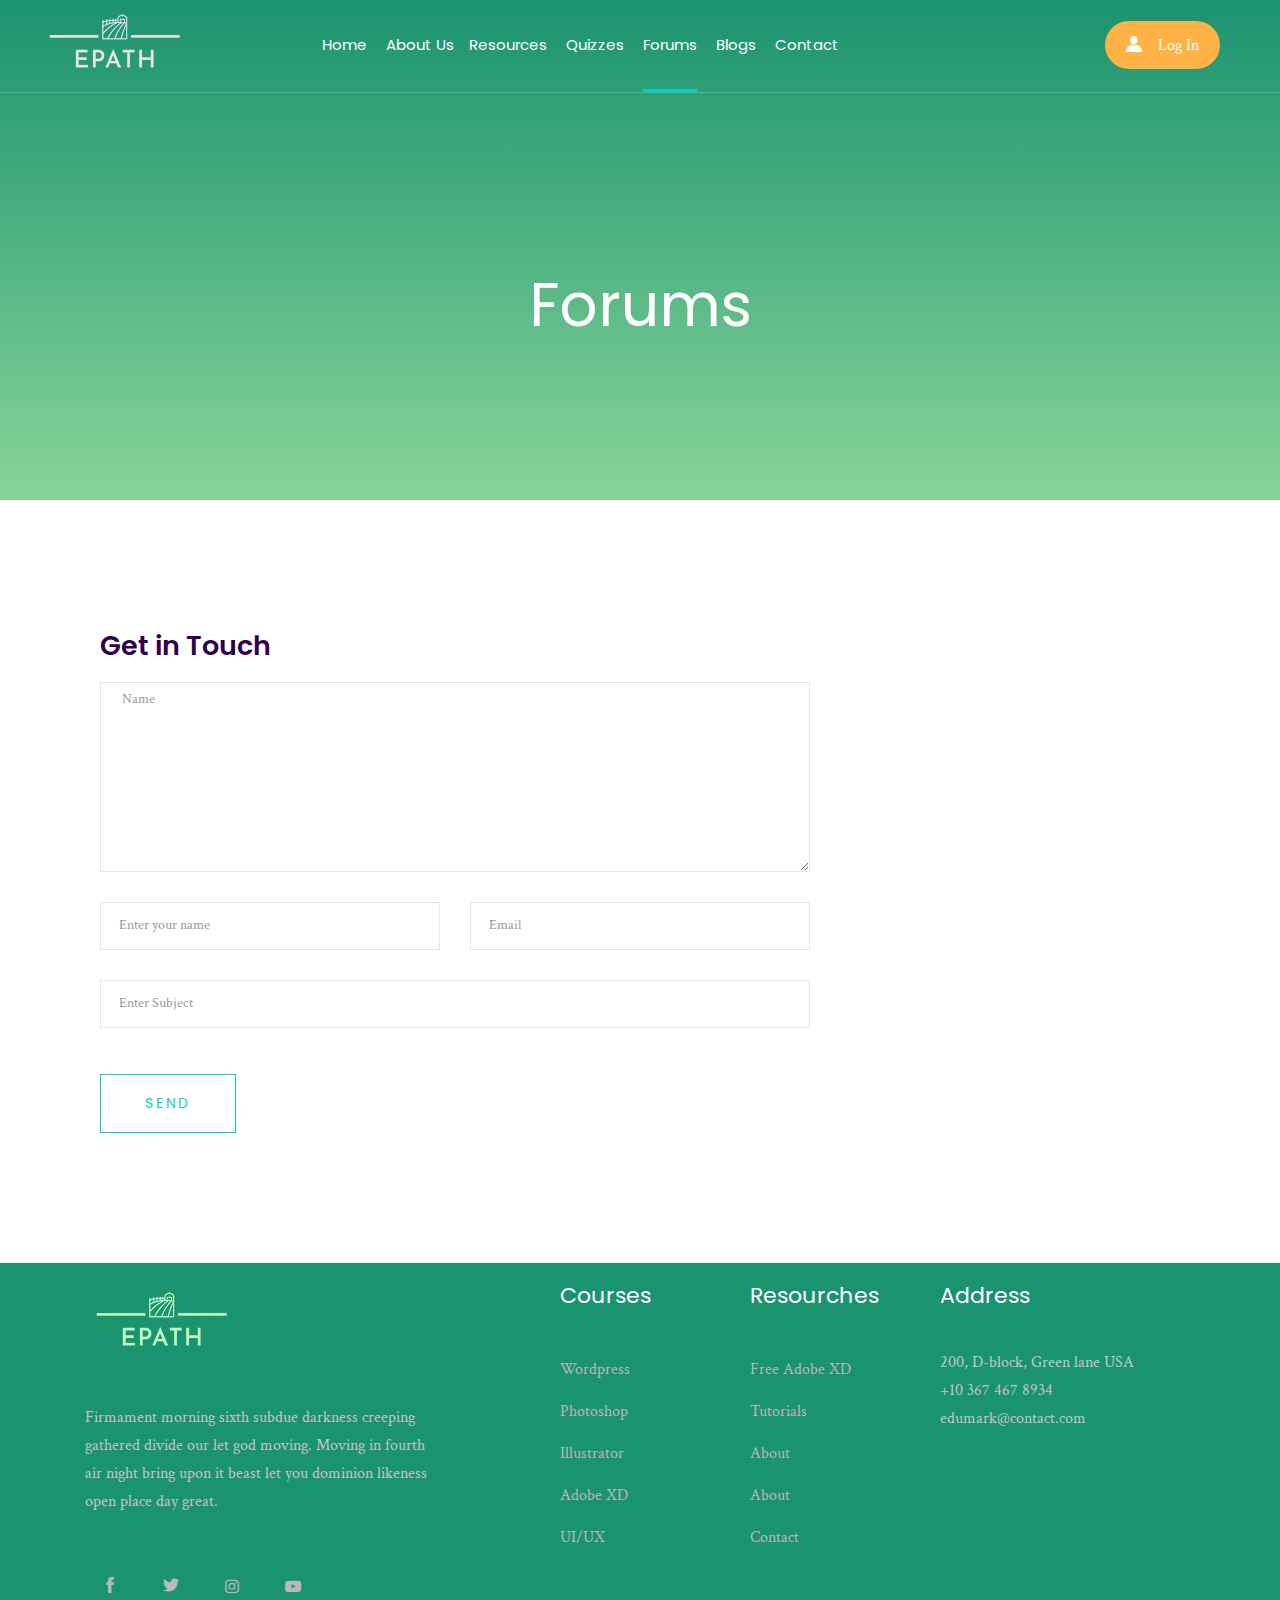
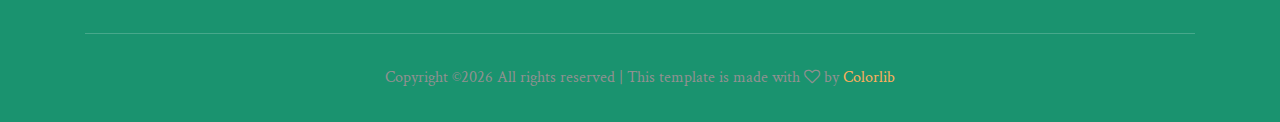
<file: forums.html>
<!doctype html>
<html class="no-js" lang="zxx">

    <head>
        <meta charset="utf-8">
        <meta http-equiv="x-ua-compatible" content="ie=edge">
        <title>EPATH</title>
        <meta name="description" content="">
        <meta name="viewport" content="width=device-width, initial-scale=1">
    
        <!-- <link rel="manifest" href="site.webmanifest"> -->
        <link rel="shortcut icon" type="image/x-icon" href="img/favicon.png">
        <!-- Place favicon.ico in the root directory -->
    
        <!-- CSS here -->
        <link rel="stylesheet" href="css/bootstrap.min.css">
        <link rel="stylesheet" href="css/owl.carousel.min.css">
        <link rel="stylesheet" href="css/magnific-popup.css">
        <link rel="stylesheet" href="css/font-awesome.min.css">
        <link rel="stylesheet" href="css/themify-icons.css">
        <link rel="stylesheet" href="css/nice-select.css">
        <link rel="stylesheet" href="css/flaticon.css">
        <link rel="stylesheet" href="css/gijgo.css">
        <link rel="stylesheet" href="css/animate.css">
        <link rel="stylesheet" href="css/slicknav.css">
        <link rel="stylesheet" href="css/style.css">
        <!-- <link rel="stylesheet" href="css/responsive.css"> -->
    </head>

<!-- header-start -->
<header>
    <div class="header-area ">
        <div id="sticky-header" class="main-header-area">
            <div class="container-fluid p-0">
                <div class="row align-items-center no-gutters">
                    <div class="col-xl-2 col-lg-2">
                        <div class="logo-img">
                            <a href="index.html">
                                <img src="img/logo2.png" alt="">
                            </a>
                        </div>
                    </div>
                    <div class="col-xl-7 col-lg-7">
                        <div class="main-menu  d-none d-lg-block">
                            <nav>
                                <ul id="navigation">
                                    <li><a href="index.html">home</a></li>
                                    <li><a href="about.html">about us</a>
                                    <li><a href="resources.html">resources</a></li>
                                    <li><a href="quizzes.html">quizzes</a></li>
                                    <li><a class="active" href="forums.html">forums</a></li>
                                    <li><a href="blogs.html">blogs </a>
                                    </li>
                                    <li><a href="contact.html">contact</a></li>
                                </ul>
                                
                            </nav>

                        </div>
                        
                    </div>

                    
                    <div class="col-xl-3 col-lg-3 d-none d-lg-block">
                        <div class="log_chat_area d-flex align-items-center">
                            
                            <a href="#test-form" class="login popup-with-form">
                                <i class="flaticon-user"></i>
                                <span>log in</span>
                            </a>
                        </div>
                    </div>
                    <div class="col-12">
                        <div class="mobile_menu d-block d-lg-none"></div>
                    </div>
                </div>
            </div>
        </div>
    </div>
</header>
<!-- header-end -->
    
        <!-- bradcam_area_start -->
        <div class="bradcam_area breadcam_bg">
                <h3>forums</h3>
            </div>
            <!-- bradcam_area_end -->

    <!-- ================ contact section start ================= -->
    <section class="contact-section">
            <div class="container">
    
    
                
                    <div class="col-12">
                        <h2 class="contact-title">Get in Touch</h2>
                    </div>
                    <div class="col-lg-8">
                        <form class="form-contact contact_form" action="contact_process.php" method="post" id="contactForm" novalidate="novalidate">
                            <div class="row">
                                <div class="col-12">
                                    <div class="form-group">
                                        <textarea class="form-control w-100" name="message" id="message" cols="30" rows="9" onfocus="this.placeholder = ''" onblur="this.placeholder = 'Enter Message'" placeholder=" Name"></textarea>
                                    </div>
                                </div>
                                <div class="col-sm-6">
                                    <div class="form-group">
                                        <input class="form-control valid" name="name" id="name" type="text" onfocus="this.placeholder = ''" onblur="this.placeholder = 'Enter your name'" placeholder="Enter your name">
                                    </div>
                                </div>
                                <div class="col-sm-6">
                                    <div class="form-group">
                                        <input class="form-control valid" name="email" id="email" type="email" onfocus="this.placeholder = ''" onblur="this.placeholder = 'Enter email address'" placeholder="Email">
                                    </div>
                                </div>
                                <div class="col-12">
                                    <div class="form-group">
                                        <input class="form-control" name="subject" id="subject" type="text" onfocus="this.placeholder = ''" onblur="this.placeholder = 'Enter Subject'" placeholder="Enter Subject">
                                    </div>
                                </div>
                            </div>
                            <div class="form-group mt-3">
                                <button type="submit" class="button button-contactForm boxed-btn">Send</button>
                            </div>
                        </form>
                    </div>
                    
                
            </div>
        </section>
    <!-- ================ contact section end ================= -->
    
    <!-- footer -->
    <footer class="footer footer_bg_1">
        <div class="footer_top">
            <div class="container">
                <div class="row">
                    <div class="col-xl-4 col-md-6 col-lg-4">
                        <div class="footer_widget">
                            <div class="footer_logo">
                                <a href="#">
                                    <img src="img/logo.png" alt="">
                                </a>
                            </div>
                            <p>
                                Firmament morning sixth subdue darkness creeping gathered divide our let god moving.
                                Moving in fourth air night bring upon it beast let you dominion likeness open place day
                                great.
                            </p>
                            <div class="socail_links">
                                <ul>
                                    <li>
                                        <a href="#">
                                            <i class="ti-facebook"></i>
                                        </a>
                                    </li>
                                    <li>
                                        <a href="#">
                                            <i class="ti-twitter-alt"></i>
                                        </a>
                                    </li>
                                    <li>
                                        <a href="#">
                                            <i class="fa fa-instagram"></i>
                                        </a>
                                    </li>
                                    <li>
                                        <a href="#">
                                            <i class="fa fa-youtube-play"></i>
                                        </a>
                                    </li>
                                </ul>
                            </div>

                        </div>
                    </div>
                    <div class="col-xl-2 offset-xl-1 col-md-6 col-lg-3">
                        <div class="footer_widget">
                            <h3 class="footer_title">
                                Courses
                            </h3>
                            <ul>
                                <li><a href="#">Wordpress</a></li>
                                <li><a href="#"> Photoshop</a></li>
                                <li><a href="#">Illustrator</a></li>
                                <li><a href="#">Adobe XD</a></li>
                                <li><a href="#">UI/UX</a></li>
                            </ul>

                        </div>
                    </div>
                    <div class="col-xl-2 col-md-6 col-lg-2">
                        <div class="footer_widget">
                            <h3 class="footer_title">
                                Resourches
                            </h3>
                            <ul>
                                <li><a href="#">Free Adobe XD</a></li>
                                <li><a href="#">Tutorials</a></li>
                                <li><a href="#">About</a></li>
                                <li><a href="#"> About</a></li>
                                <li><a href="#"> Contact</a></li>
                            </ul>
                        </div>
                    </div>
                    <div class="col-xl-3 col-md-6 col-lg-3">
                        <div class="footer_widget">
                            <h3 class="footer_title">
                                Address
                            </h3>
                            <p>
                                200, D-block, Green lane USA <br>
                                +10 367 467 8934 <br>
                                edumark@contact.com
                            </p>
                        </div>
                    </div>
                </div>
            </div>
        </div>
        <div class="copy-right_text">
            <div class="container">
                <div class="footer_border"></div>
                <div class="row">
                    <div class="col-xl-12">
                        <p class="copy_right text-center">
                            <!-- Link back to Colorlib can't be removed. Template is licensed under CC BY 3.0. -->
Copyright &copy;<script>document.write(new Date().getFullYear());</script> All rights reserved | This template is made with <i class="fa fa-heart-o" aria-hidden="true"></i> by <a href="https://colorlib.com" target="_blank">Colorlib</a>
<!-- Link back to Colorlib can't be removed. Template is licensed under CC BY 3.0. -->
                        </p>
                    </div>
                </div>
            </div>
        </div>
    </footer>
    <!-- footer -->
        <!-- link that opens popup -->
    
         <!-- form itself end-->
    <form id="test-form" class="white-popup-block mfp-hide">
        <div class="popup_box ">
            <div class="popup_inner">
                <div class="logo text-center">
                    <a href="#">
                        <img src="img/logo2.png" alt="">
                    </a>
                </div>
                <h3>Sign in</h3>
                <form action="#">
                    <div class="row">
                        <div class="col-xl-12 col-md-12">
                            <input type="email" placeholder="Enter email">
                        </div>
                        <div class="col-xl-12 col-md-12">
                            <input type="password" placeholder="Password">
                        </div>
                        <div class="col-xl-12">
                            <button type="submit" class="boxed_btn_orange">Sign in</button>
                        </div>
                    </div>
                </form>
                <p class="doen_have_acc">Don’t have an account? <a class="dont-hav-acc" href="#test-form2">Sign Up</a>
                </p>
            </div>
        </div>
    </form>
    <!-- form itself end -->

    <!-- form itself end-->
    <form id="test-form2" class="white-popup-block mfp-hide">
        <div class="popup_box ">
            <div class="popup_inner">
                <div class="logo text-center">
                    <a href="#">
                        <img src="img/logo2.png" alt="">
                    </a>
                </div>
                <h3>Registration</h3>
                <form action="#">
                    <div class="row">
                        <div class="col-xl-12 col-md-12">
                            <input type="email" placeholder="Enter email">
                        </div>
                        <div class="col-xl-12 col-md-12">
                            <input type="password" placeholder="Password">
                        </div>
                        <div class="col-xl-12 col-md-12">
                            <input type="Password" placeholder="Confirm password">
                        </div>
                      
                        <div class="col-xl-12 col-md-12">
                            <input type="Password" placeholder="Confirm password">
                        </div>
                        <div class="col-xl-12 col-md-12">
                            <input type="Age" placeholder="Age">
                        </div>
                        <div class="col-xl-12 col-md-12">
                            <input type="High school" placeholder="Year of High School Completion">
                        </div>
                        
                        <div class="col-xl-12">
                            <button type="submit" class="boxed_btn_orange">Sign Up</button>
                        </div>
                    </div>
                </form>
            </div>
        </div>
    </form>
    <!-- form itself end -->
    
        <!-- JS here -->
        <script src="js/vendor/modernizr-3.5.0.min.js"></script>
        <script src="js/vendor/jquery-1.12.4.min.js"></script>
        <script src="js/popper.min.js"></script>
        <script src="js/bootstrap.min.js"></script>
        <script src="js/owl.carousel.min.js"></script>
        <script src="js/isotope.pkgd.min.js"></script>
        <script src="js/ajax-form.js"></script>
        <script src="js/waypoints.min.js"></script>
        <script src="js/jquery.counterup.min.js"></script>
        <script src="js/imagesloaded.pkgd.min.js"></script>
        <script src="js/scrollIt.js"></script>
        <script src="js/jquery.scrollUp.min.js"></script>
        <script src="js/wow.min.js"></script>
        <script src="js/nice-select.min.js"></script>
        <script src="js/jquery.slicknav.min.js"></script>
        <script src="js/jquery.magnific-popup.min.js"></script>
        <script src="js/plugins.js"></script>
        <script src="js/gijgo.min.js"></script>
    
        <!--contact js-->
        <script src="js/contact.js"></script>
        <script src="js/jquery.ajaxchimp.min.js"></script>
        <script src="js/jquery.form.js"></script>
        <script src="js/jquery.validate.min.js"></script>
        <script src="js/mail-script.js"></script>
    
        <script src="js/main.js"></script>
    </body>
    
    </html>
</file>
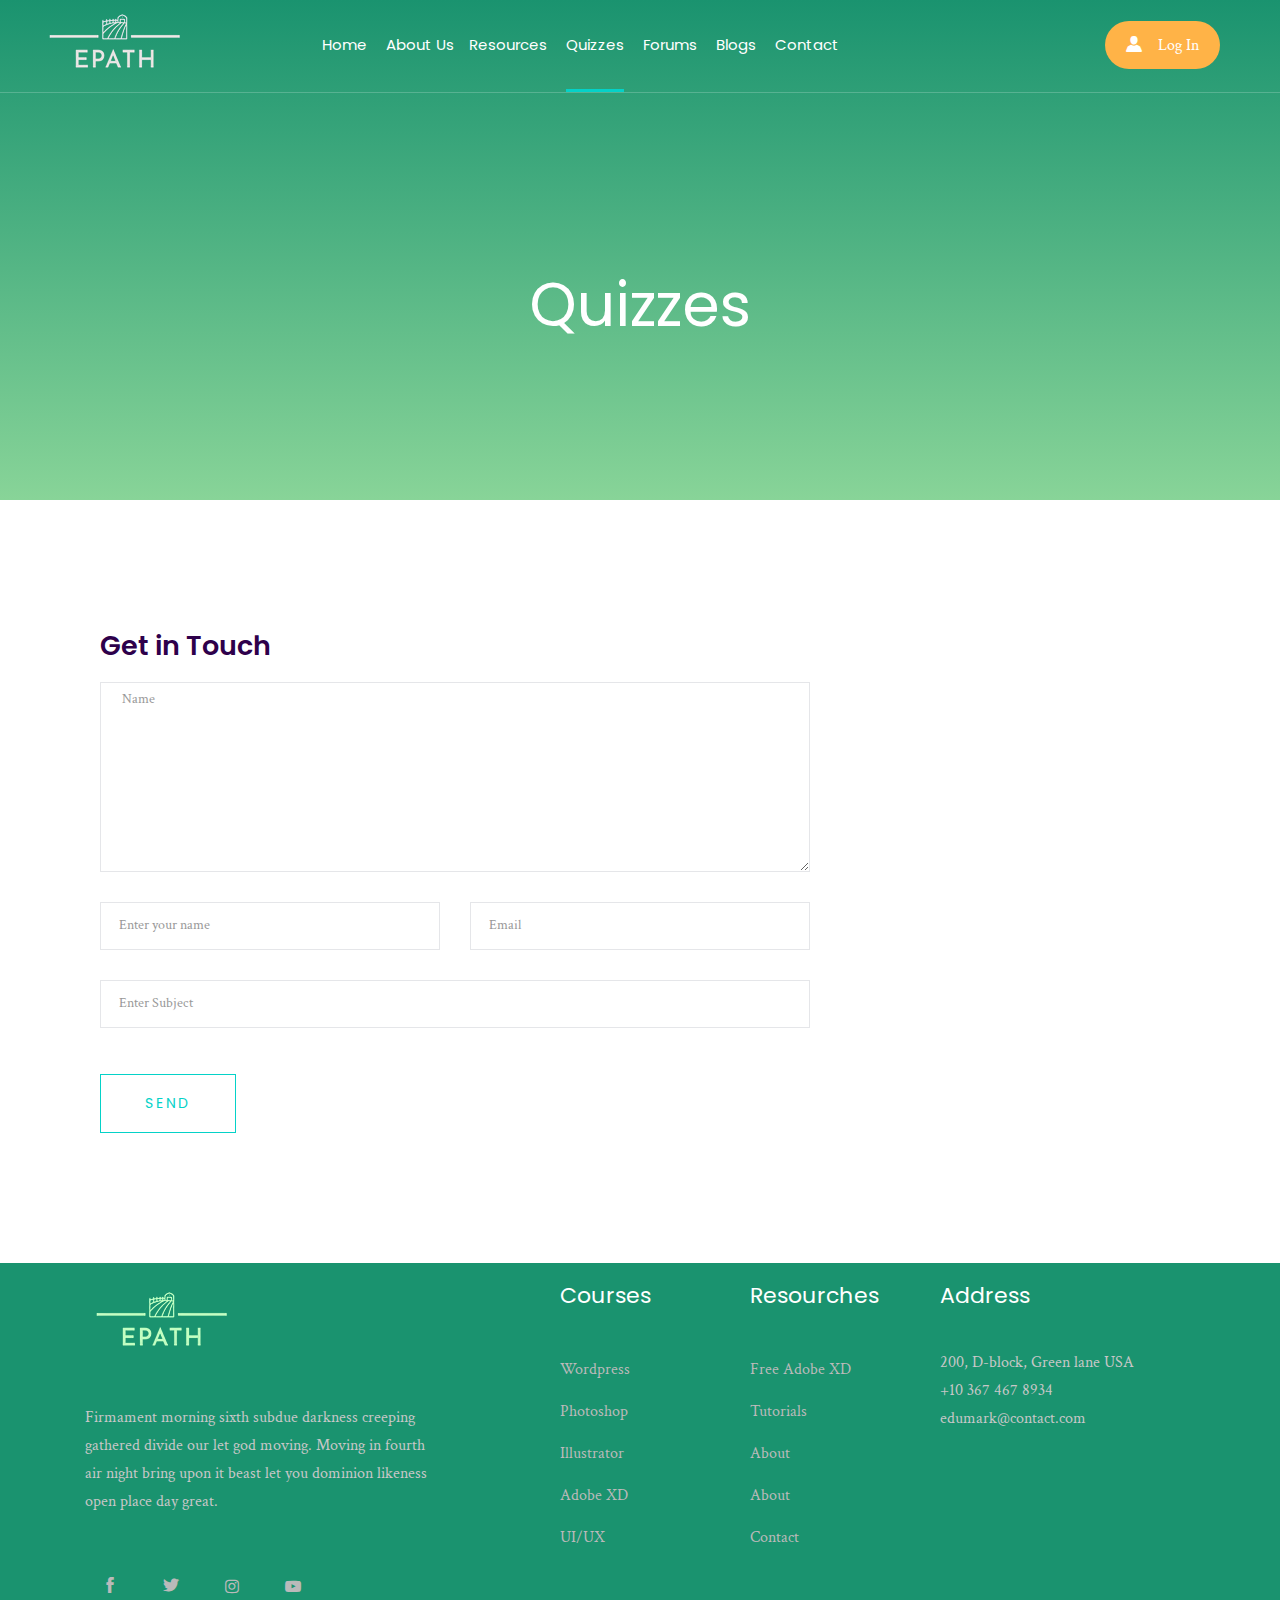
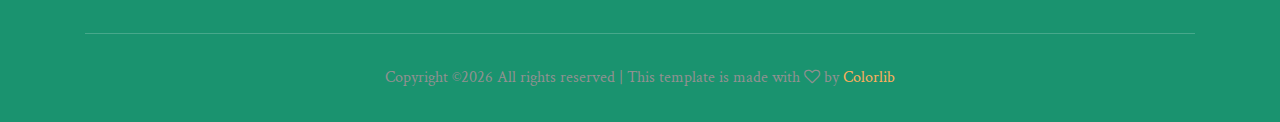
<file: quizzes.html>
<!doctype html>
<html class="no-js" lang="zxx">

    <head>
        <meta charset="utf-8">
        <meta http-equiv="x-ua-compatible" content="ie=edge">
        <title>EPATH</title>
        <meta name="description" content="">
        <meta name="viewport" content="width=device-width, initial-scale=1">
    
        <!-- <link rel="manifest" href="site.webmanifest"> -->
        <link rel="shortcut icon" type="image/x-icon" href="img/favicon.png">
        <!-- Place favicon.ico in the root directory -->
    
        <!-- CSS here -->
        <link rel="stylesheet" href="css/bootstrap.min.css">
        <link rel="stylesheet" href="css/owl.carousel.min.css">
        <link rel="stylesheet" href="css/magnific-popup.css">
        <link rel="stylesheet" href="css/font-awesome.min.css">
        <link rel="stylesheet" href="css/themify-icons.css">
        <link rel="stylesheet" href="css/nice-select.css">
        <link rel="stylesheet" href="css/flaticon.css">
        <link rel="stylesheet" href="css/gijgo.css">
        <link rel="stylesheet" href="css/animate.css">
        <link rel="stylesheet" href="css/slicknav.css">
        <link rel="stylesheet" href="css/style.css">
        <!-- <link rel="stylesheet" href="css/responsive.css"> -->
    </head>

<!-- header-start -->
<header>
    <div class="header-area ">
        <div id="sticky-header" class="main-header-area">
            <div class="container-fluid p-0">
                <div class="row align-items-center no-gutters">
                    <div class="col-xl-2 col-lg-2">
                        <div class="logo-img">
                            <a href="index.html">
                                <img src="img/logo2.png" alt="">
                            </a>
                        </div>
                    </div>
                    <div class="col-xl-7 col-lg-7">
                        <div class="main-menu  d-none d-lg-block">
                            <nav>
                                <ul id="navigation">
                                    <li><a href="index.html">home</a></li>
                                    <li><a href="about.html">about us</a>
                                    <li><a href="resources.html">resources</a></li>
                                    <li><a class="active" href="quizzes.html">quizzes</a></li>
                                    <li><a href="forums.html">forums</a></li>
                                    <li><a href="blogs.html">blogs </a>
                                    </li>
                                    <li><a href="contact.html">contact</a></li>
                                </ul>
                                
                            </nav>

                        </div>
                        
                    </div>

                    
                    <div class="col-xl-3 col-lg-3 d-none d-lg-block">
                        <div class="log_chat_area d-flex align-items-center">
                            
                            <a href="#test-form" class="login popup-with-form">
                                <i class="flaticon-user"></i>
                                <span>log in</span>
                            </a>
                        </div>
                    </div>
                    <div class="col-12">
                        <div class="mobile_menu d-block d-lg-none"></div>
                    </div>
                </div>
            </div>
        </div>
    </div>
</header>
<!-- header-end -->
    
        <!-- bradcam_area_start -->
        <div class="bradcam_area breadcam_bg">
                <h3>quizzes</h3>
            </div>
            <!-- bradcam_area_end -->

    <!-- ================ contact section start ================= -->
    <section class="contact-section">
            <div class="container">
    
    
                
                    <div class="col-12">
                        <h2 class="contact-title">Get in Touch</h2>
                    </div>
                    <div class="col-lg-8">
                        <form class="form-contact contact_form" action="contact_process.php" method="post" id="contactForm" novalidate="novalidate">
                            <div class="row">
                                <div class="col-12">
                                    <div class="form-group">
                                        <textarea class="form-control w-100" name="message" id="message" cols="30" rows="9" onfocus="this.placeholder = ''" onblur="this.placeholder = 'Enter Message'" placeholder=" Name"></textarea>
                                    </div>
                                </div>
                                <div class="col-sm-6">
                                    <div class="form-group">
                                        <input class="form-control valid" name="name" id="name" type="text" onfocus="this.placeholder = ''" onblur="this.placeholder = 'Enter your name'" placeholder="Enter your name">
                                    </div>
                                </div>
                                <div class="col-sm-6">
                                    <div class="form-group">
                                        <input class="form-control valid" name="email" id="email" type="email" onfocus="this.placeholder = ''" onblur="this.placeholder = 'Enter email address'" placeholder="Email">
                                    </div>
                                </div>
                                <div class="col-12">
                                    <div class="form-group">
                                        <input class="form-control" name="subject" id="subject" type="text" onfocus="this.placeholder = ''" onblur="this.placeholder = 'Enter Subject'" placeholder="Enter Subject">
                                    </div>
                                </div>
                            </div>
                            <div class="form-group mt-3">
                                <button type="submit" class="button button-contactForm boxed-btn">Send</button>
                            </div>
                        </form>
                    </div>
                    
                
            </div>
        </section>
    <!-- ================ contact section end ================= -->
    
    <!-- footer -->
    <footer class="footer footer_bg_1">
        <div class="footer_top">
            <div class="container">
                <div class="row">
                    <div class="col-xl-4 col-md-6 col-lg-4">
                        <div class="footer_widget">
                            <div class="footer_logo">
                                <a href="#">
                                    <img src="img/logo.png" alt="">
                                </a>
                            </div>
                            <p>
                                Firmament morning sixth subdue darkness creeping gathered divide our let god moving.
                                Moving in fourth air night bring upon it beast let you dominion likeness open place day
                                great.
                            </p>
                            <div class="socail_links">
                                <ul>
                                    <li>
                                        <a href="#">
                                            <i class="ti-facebook"></i>
                                        </a>
                                    </li>
                                    <li>
                                        <a href="#">
                                            <i class="ti-twitter-alt"></i>
                                        </a>
                                    </li>
                                    <li>
                                        <a href="#">
                                            <i class="fa fa-instagram"></i>
                                        </a>
                                    </li>
                                    <li>
                                        <a href="#">
                                            <i class="fa fa-youtube-play"></i>
                                        </a>
                                    </li>
                                </ul>
                            </div>

                        </div>
                    </div>
                    <div class="col-xl-2 offset-xl-1 col-md-6 col-lg-3">
                        <div class="footer_widget">
                            <h3 class="footer_title">
                                Courses
                            </h3>
                            <ul>
                                <li><a href="#">Wordpress</a></li>
                                <li><a href="#"> Photoshop</a></li>
                                <li><a href="#">Illustrator</a></li>
                                <li><a href="#">Adobe XD</a></li>
                                <li><a href="#">UI/UX</a></li>
                            </ul>

                        </div>
                    </div>
                    <div class="col-xl-2 col-md-6 col-lg-2">
                        <div class="footer_widget">
                            <h3 class="footer_title">
                                Resourches
                            </h3>
                            <ul>
                                <li><a href="#">Free Adobe XD</a></li>
                                <li><a href="#">Tutorials</a></li>
                                <li><a href="#">About</a></li>
                                <li><a href="#"> About</a></li>
                                <li><a href="#"> Contact</a></li>
                            </ul>
                        </div>
                    </div>
                    <div class="col-xl-3 col-md-6 col-lg-3">
                        <div class="footer_widget">
                            <h3 class="footer_title">
                                Address
                            </h3>
                            <p>
                                200, D-block, Green lane USA <br>
                                +10 367 467 8934 <br>
                                edumark@contact.com
                            </p>
                        </div>
                    </div>
                </div>
            </div>
        </div>
        <div class="copy-right_text">
            <div class="container">
                <div class="footer_border"></div>
                <div class="row">
                    <div class="col-xl-12">
                        <p class="copy_right text-center">
                            <!-- Link back to Colorlib can't be removed. Template is licensed under CC BY 3.0. -->
Copyright &copy;<script>document.write(new Date().getFullYear());</script> All rights reserved | This template is made with <i class="fa fa-heart-o" aria-hidden="true"></i> by <a href="https://colorlib.com" target="_blank">Colorlib</a>
<!-- Link back to Colorlib can't be removed. Template is licensed under CC BY 3.0. -->
                        </p>
                    </div>
                </div>
            </div>
        </div>
    </footer>
    <!-- footer -->
        <!-- link that opens popup -->
    
         <!-- form itself end-->
    <form id="test-form" class="white-popup-block mfp-hide">
        <div class="popup_box ">
            <div class="popup_inner">
                <div class="logo text-center">
                    <a href="#">
                        <img src="img/logo2.png" alt="">
                    </a>
                </div>
                <h3>Sign in</h3>
                <form action="#">
                    <div class="row">
                        <div class="col-xl-12 col-md-12">
                            <input type="email" placeholder="Enter email">
                        </div>
                        <div class="col-xl-12 col-md-12">
                            <input type="password" placeholder="Password">
                        </div>
                        <div class="col-xl-12">
                            <button type="submit" class="boxed_btn_orange">Sign in</button>
                        </div>
                    </div>
                </form>
                <p class="doen_have_acc">Don’t have an account? <a class="dont-hav-acc" href="#test-form2">Sign Up</a>
                </p>
            </div>
        </div>
    </form>
    <!-- form itself end -->

    <!-- form itself end-->
    <form id="test-form2" class="white-popup-block mfp-hide">
        <div class="popup_box ">
            <div class="popup_inner">
                <div class="logo text-center">
                    <a href="#">
                        <img src="img/logo2.png" alt="">
                    </a>
                </div>
                <h3>Registration</h3>
                <form action="#">
                    <div class="row">
                        <div class="col-xl-12 col-md-12">
                            <input type="email" placeholder="Enter email">
                        </div>
                        <div class="col-xl-12 col-md-12">
                            <input type="password" placeholder="Password">
                        </div>
                        <div class="col-xl-12 col-md-12">
                            <input type="Password" placeholder="Confirm password">
                        </div>
                      
                        <div class="col-xl-12 col-md-12">
                            <input type="Password" placeholder="Confirm password">
                        </div>
                        <div class="col-xl-12 col-md-12">
                            <input type="Age" placeholder="Age">
                        </div>
                        <div class="col-xl-12 col-md-12">
                            <input type="High school" placeholder="Year of High School Completion">
                        </div>
                        
                        <div class="col-xl-12">
                            <button type="submit" class="boxed_btn_orange">Sign Up</button>
                        </div>
                    </div>
                </form>
            </div>
        </div>
    </form>
    <!-- form itself end -->
    
        <!-- JS here -->
        <script src="js/vendor/modernizr-3.5.0.min.js"></script>
        <script src="js/vendor/jquery-1.12.4.min.js"></script>
        <script src="js/popper.min.js"></script>
        <script src="js/bootstrap.min.js"></script>
        <script src="js/owl.carousel.min.js"></script>
        <script src="js/isotope.pkgd.min.js"></script>
        <script src="js/ajax-form.js"></script>
        <script src="js/waypoints.min.js"></script>
        <script src="js/jquery.counterup.min.js"></script>
        <script src="js/imagesloaded.pkgd.min.js"></script>
        <script src="js/scrollIt.js"></script>
        <script src="js/jquery.scrollUp.min.js"></script>
        <script src="js/wow.min.js"></script>
        <script src="js/nice-select.min.js"></script>
        <script src="js/jquery.slicknav.min.js"></script>
        <script src="js/jquery.magnific-popup.min.js"></script>
        <script src="js/plugins.js"></script>
        <script src="js/gijgo.min.js"></script>
    
        <!--contact js-->
        <script src="js/contact.js"></script>
        <script src="js/jquery.ajaxchimp.min.js"></script>
        <script src="js/jquery.form.js"></script>
        <script src="js/jquery.validate.min.js"></script>
        <script src="js/mail-script.js"></script>
    
        <script src="js/main.js"></script>
    </body>
    
    </html>
</file>
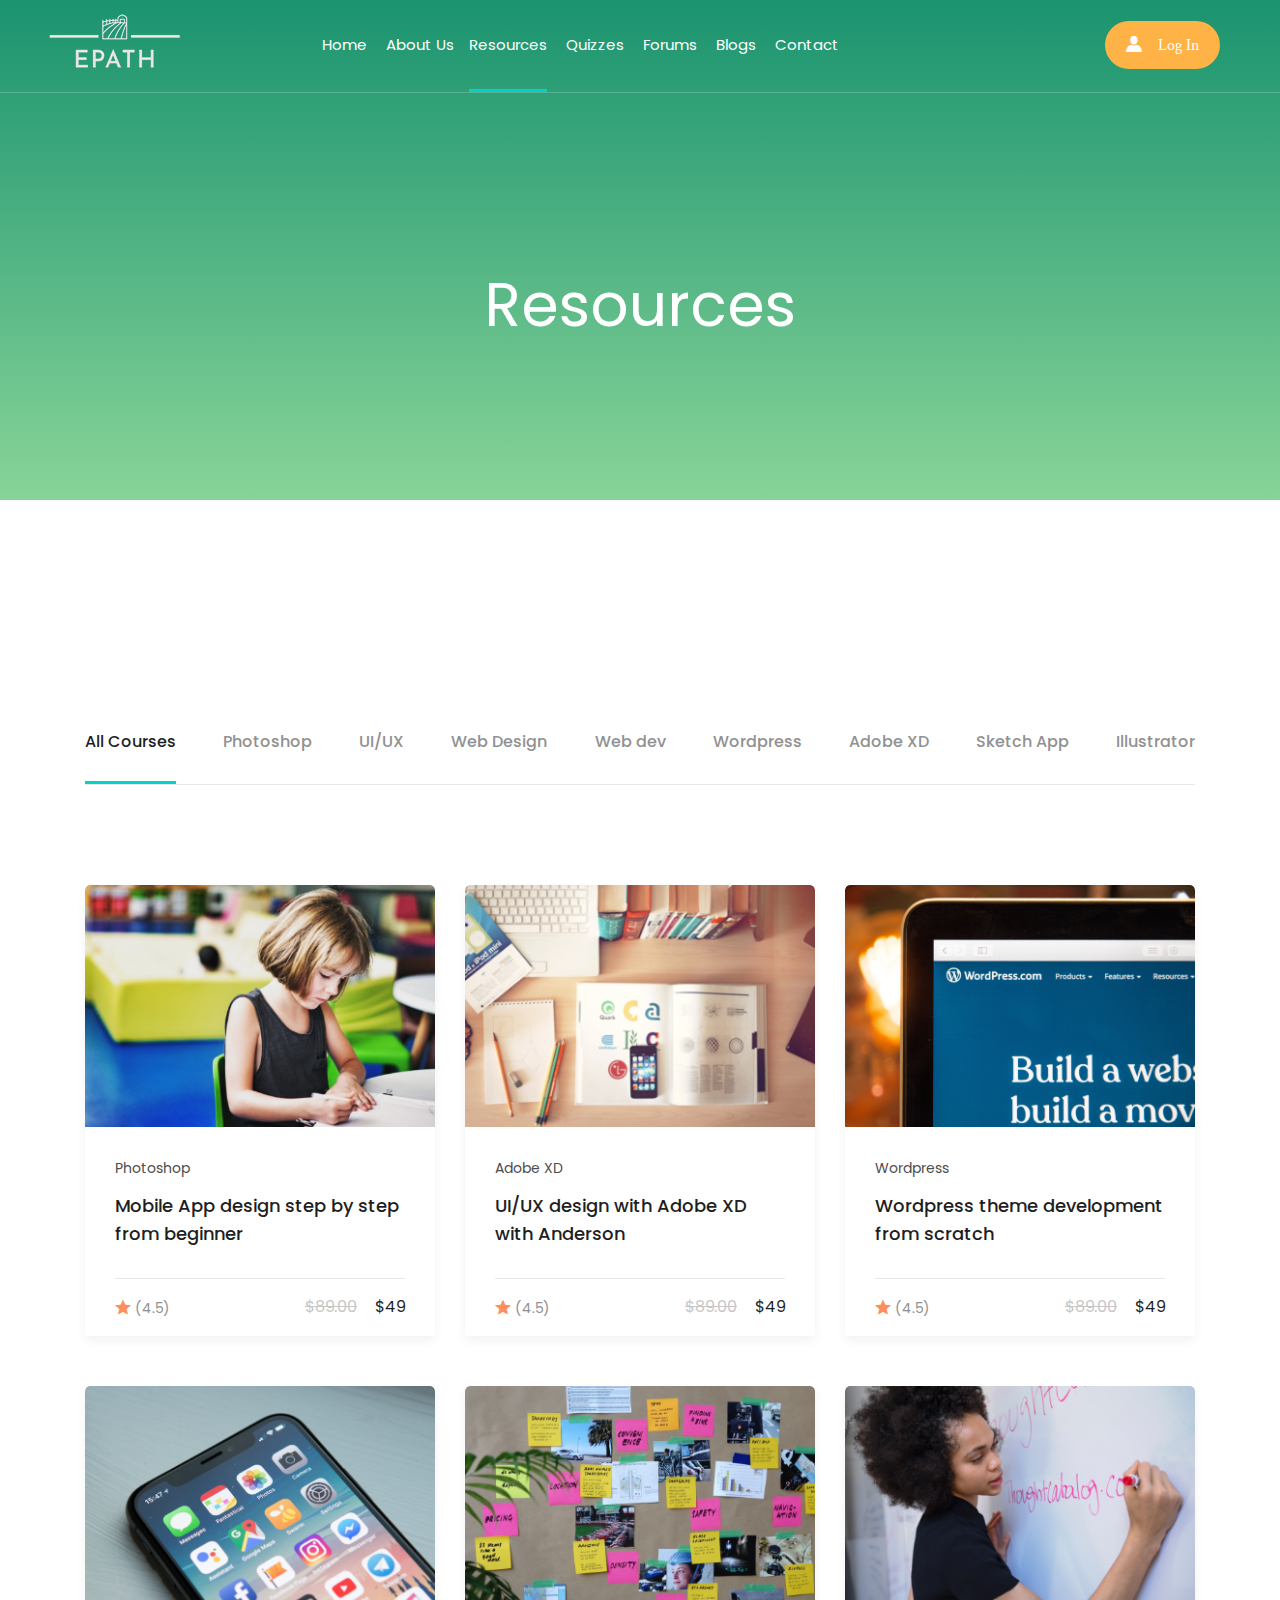
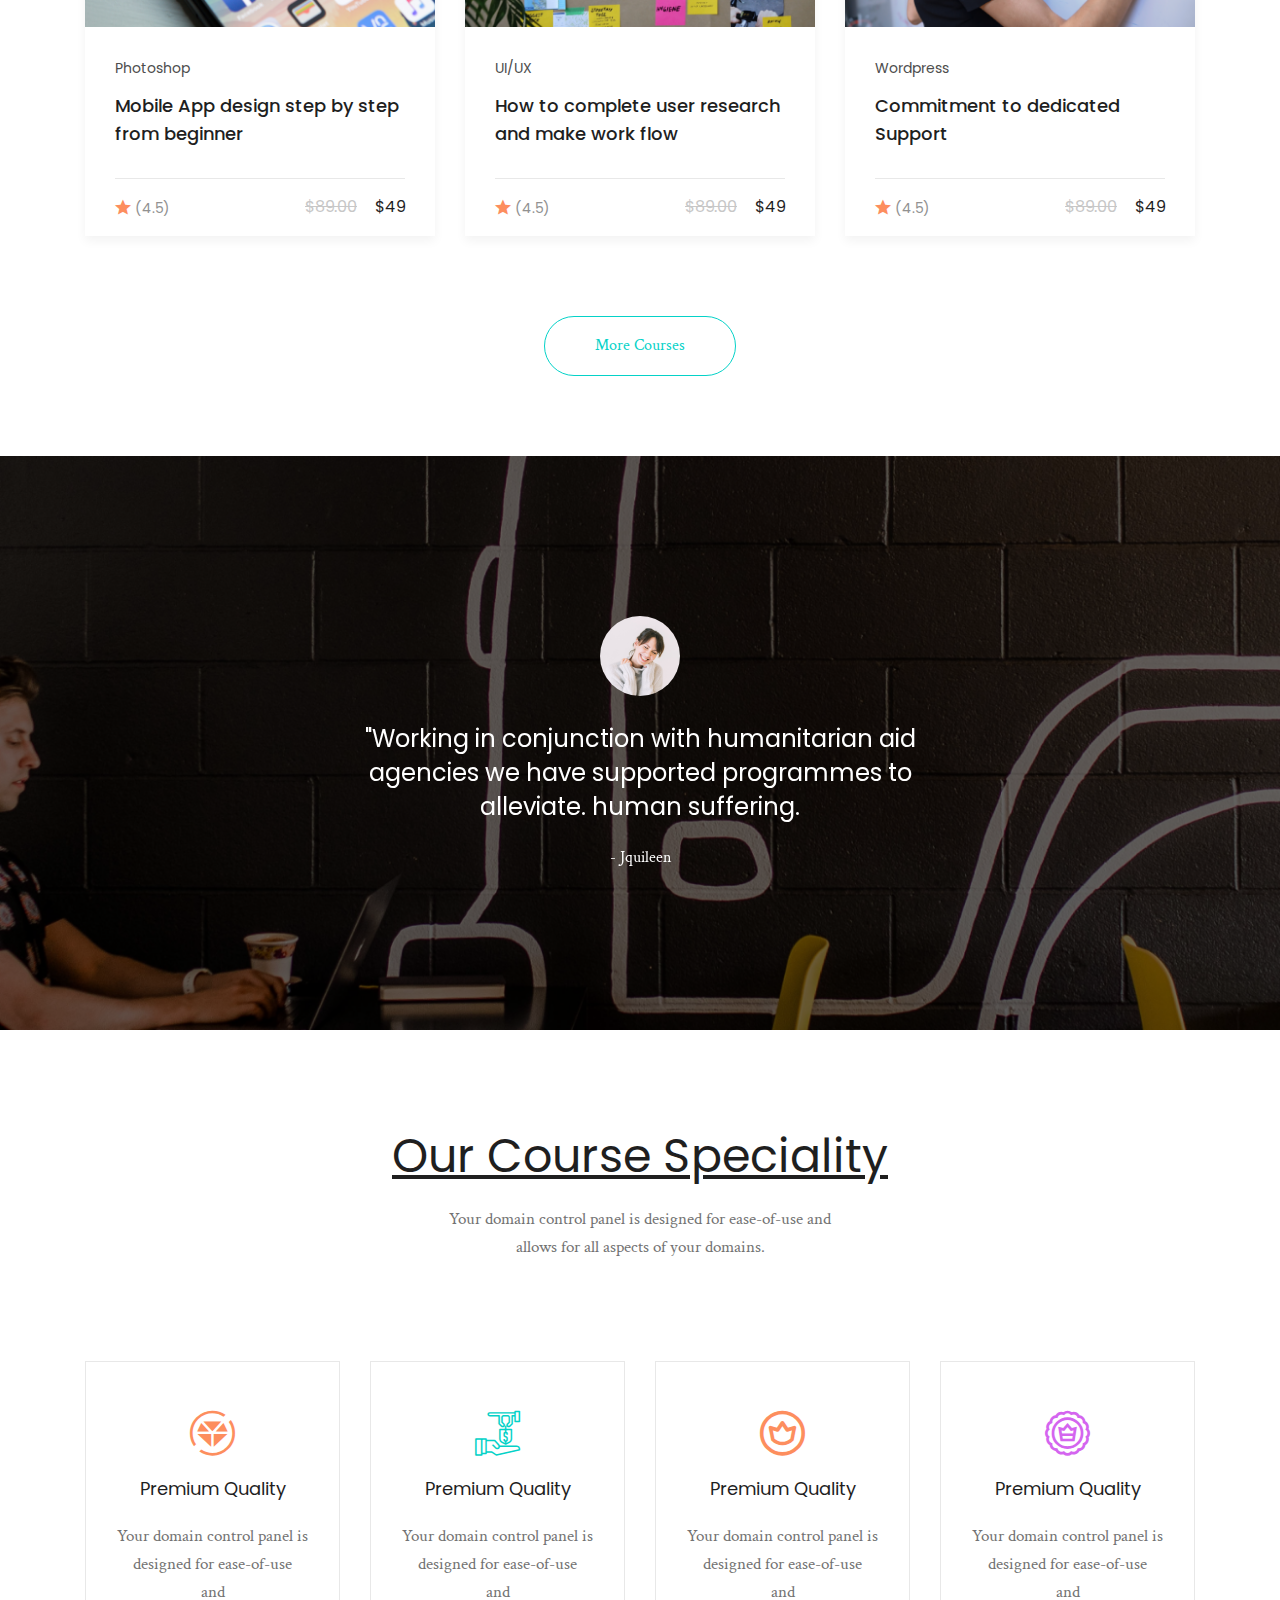
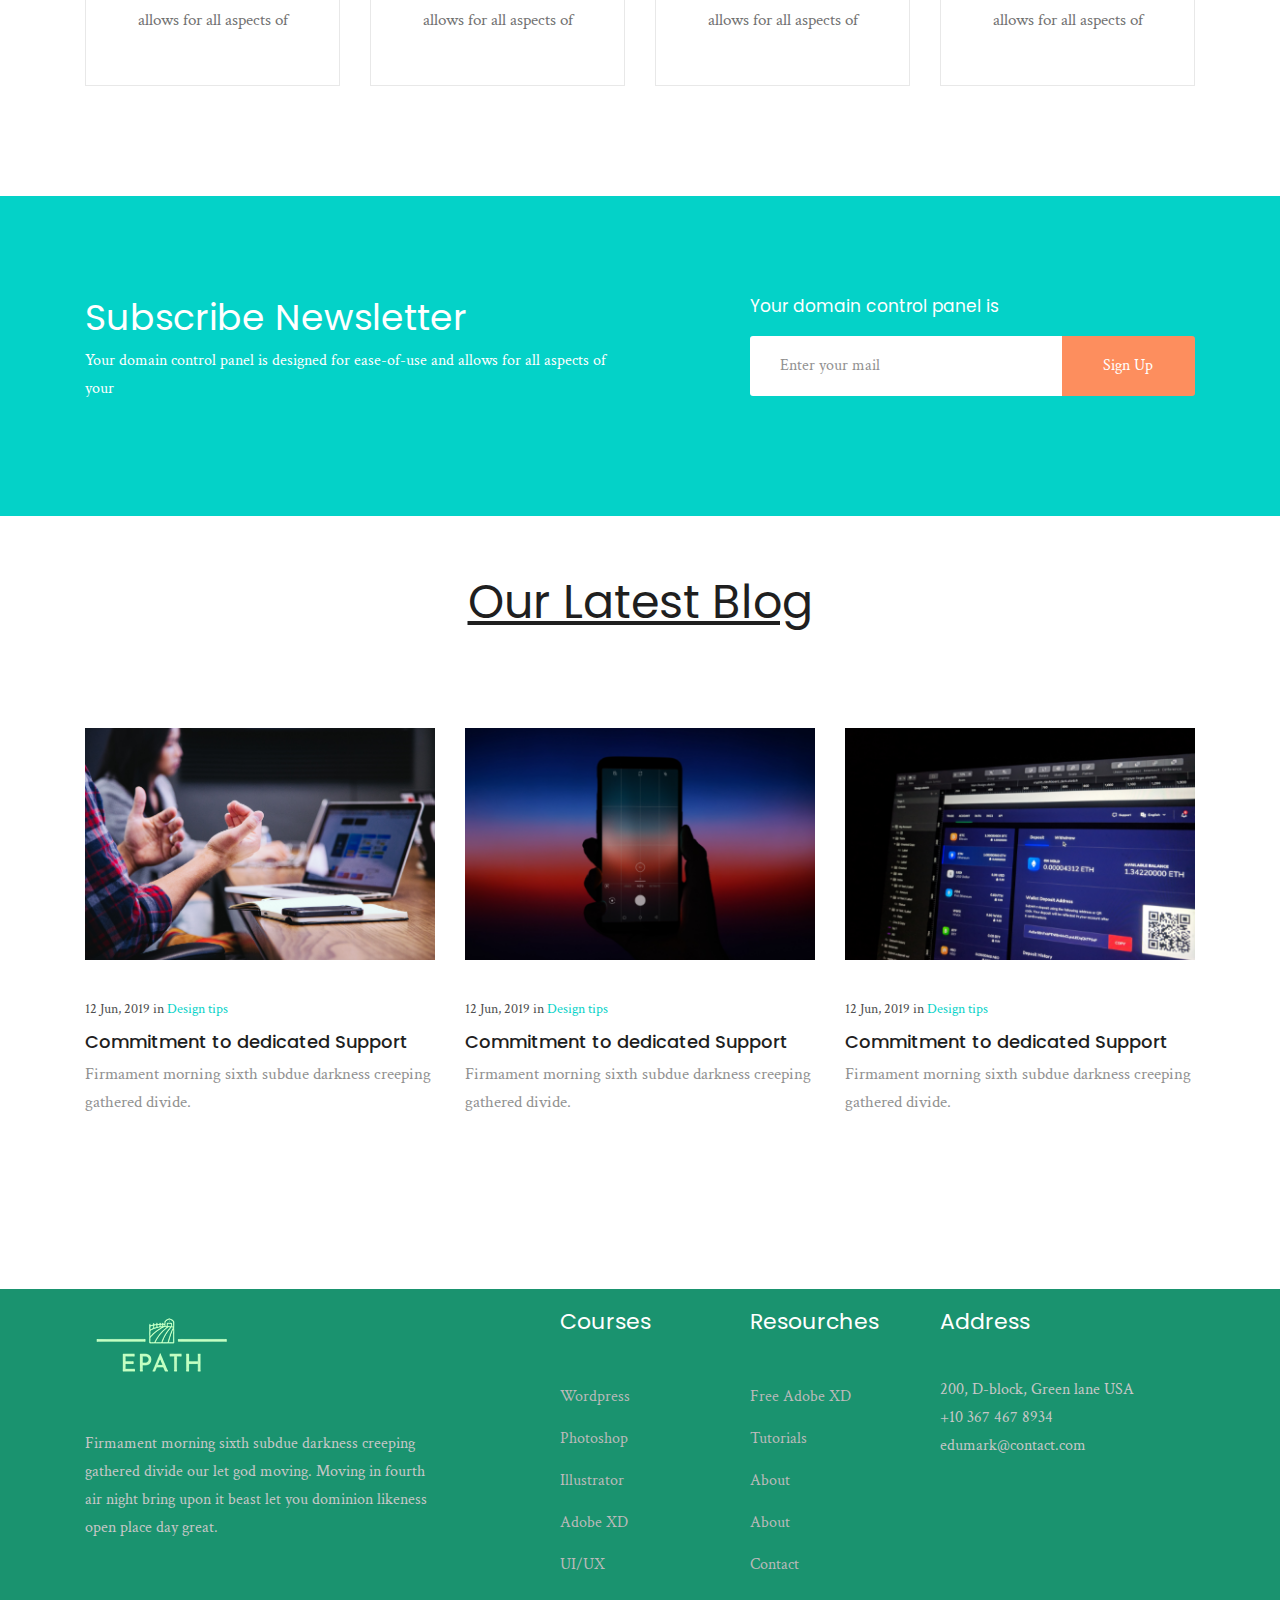
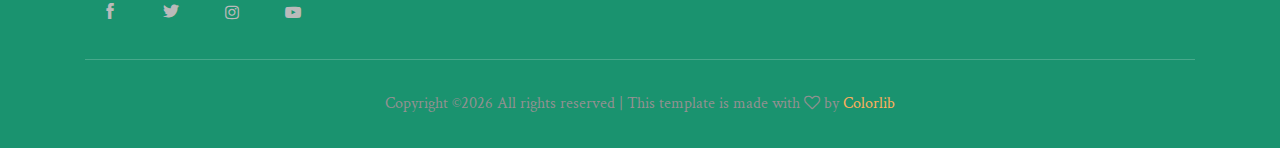
<file: resources.html>
<!doctype html>
<html class="no-js" lang="zxx">

    <head>
        <meta charset="utf-8">
        <meta http-equiv="x-ua-compatible" content="ie=edge">
        <title>EPATH</title>
        <meta name="description" content="">
        <meta name="viewport" content="width=device-width, initial-scale=1">
    
        <!-- <link rel="manifest" href="site.webmanifest"> -->
        <link rel="shortcut icon" type="image/x-icon" href="img/favicon.png">
        <!-- Place favicon.ico in the root directory -->
    
        <!-- CSS here -->
        <link rel="stylesheet" href="css/bootstrap.min.css">
        <link rel="stylesheet" href="css/owl.carousel.min.css">
        <link rel="stylesheet" href="css/magnific-popup.css">
        <link rel="stylesheet" href="css/font-awesome.min.css">
        <link rel="stylesheet" href="css/themify-icons.css">
        <link rel="stylesheet" href="css/nice-select.css">
        <link rel="stylesheet" href="css/flaticon.css">
        <link rel="stylesheet" href="css/gijgo.css">
        <link rel="stylesheet" href="css/animate.css">
        <link rel="stylesheet" href="css/slicknav.css">
        <link rel="stylesheet" href="css/style.css">
        <!-- <link rel="stylesheet" href="css/responsive.css"> -->
    </head>

<body>
    <!--[if lte IE 9]>
            <p class="browserupgrade">You are using an <strong>outdated</strong> browser. Please <a href="https://browsehappy.com/">upgrade your browser</a> to improve your experience and security.</p>
        <![endif]-->

   <!-- header-start -->
   <header>
    <div class="header-area ">
        <div id="sticky-header" class="main-header-area">
            <div class="container-fluid p-0">
                <div class="row align-items-center no-gutters">
                    <div class="col-xl-2 col-lg-2">
                        <div class="logo-img">
                            <a href="index.html">
                                <img src="img/logo2.png" alt="">
                            </a>
                        </div>
                    </div>
                    <div class="col-xl-7 col-lg-7">
                        <div class="main-menu  d-none d-lg-block">
                            <nav>
                                <ul id="navigation">
                                    <li><a href="index.html">home</a></li>
                                    <li><a href="about.html">about us</a>
                                    <li><a class="active" href="resources.html">resources</a></li>
                                    <li><a href="quizzes.html">quizzes</a></li>
                                    <li><a href="forums.html">forums</a></li>
                                    <li><a href="blogs.html">blogs </a>
                                    </li>
                                    <li><a href="contact.html">contact</a></li>
                                </ul>
                                
                            </nav>

                        </div>
                        
                    </div>

                    
                    <div class="col-xl-3 col-lg-3 d-none d-lg-block">
                        <div class="log_chat_area d-flex align-items-center">
                            
                            <a href="#test-form" class="login popup-with-form">
                                <i class="flaticon-user"></i>
                                <span>log in</span>
                            </a>
                        </div>
                    </div>
                    <div class="col-12">
                        <div class="mobile_menu d-block d-lg-none"></div>
                    </div>
                </div>
            </div>
        </div>
    </div>
</header>
<!-- header-end -->

<!-- bradcam_area_start -->
<div class="bradcam_area breadcam_bg">
    <h3>Resources</h3>
</div>
<!-- bradcam_area_end -->

    <!-- popular_courses_start -->
    <div class="popular_courses plus_padding">
        <div class="container">
            <div class="row">
                <div class="col-xl-12">
                    <div class="course_nav">
                        <nav>
                            <ul class="nav" id="myTab" role="tablist">
                                <li class="nav-item">
                                    <a class="nav-link active" id="home-tab" data-toggle="tab" href="#home" role="tab"
                                        aria-controls="home" aria-selected="true">All Courses</a>
                                </li>
                                <li class="nav-item">
                                    <a class="nav-link" id="profile-tab" data-toggle="tab" href="#profile" role="tab"
                                        aria-controls="profile" aria-selected="false">Photoshop</a>
                                </li>
                                <li class="nav-item">
                                    <a class="nav-link" id="contact-tab" data-toggle="tab" href="#contact" role="tab"
                                        aria-controls="contact" aria-selected="false">UI/UX</a>
                                </li>
                                <li class="nav-item">
                                    <a class="nav-link" id="design-tab" data-toggle="tab" href="#design" role="tab"
                                        aria-controls="design" aria-selected="false">Web Design</a>
                                </li>
                                <li class="nav-item">
                                    <a class="nav-link" id="Web-tab" data-toggle="tab" href="#Web" role="tab"
                                        aria-controls="design" aria-selected="false">Web dev</a>
                                </li>
                                <li class="nav-item">
                                    <a class="nav-link" id="Web-tab1" data-toggle="tab" href="#Web1" role="tab"
                                        aria-controls="design" aria-selected="false">Wordpress</a>
                                </li>
                                <li class="nav-item">
                                    <a class="nav-link" id="Web-tab11" data-toggle="tab" href="#Web11" role="tab"
                                        aria-controls="design" aria-selected="false">Adobe XD</a>
                                </li>
                                <li class="nav-item">
                                    <a class="nav-link" id="Adobe-XD-tab8" data-toggle="tab" href="#Adobe-XD8" role="tab"
                                        aria-controls="design" aria-selected="false">Sketch App</a>
                                </li>
                                <li class="nav-item">
                                    <a class="nav-link" id="Adobe-XD-tab9" data-toggle="tab" href="#Adobe-XD9" role="tab"
                                        aria-controls="design" aria-selected="false">Illustrator</a>
                                </li>
                            </ul>
                        </nav>
                    </div>
                </div>
            </div>

        </div>
        <div class="all_courses">
            <div class="container">
                <div class="tab-content" id="myTabContent">
                    <div class="tab-pane fade show active" id="home" role="tabpanel" aria-labelledby="home-tab">
                            <div class="row">
                                    <div class="col-xl-4 col-lg-4 col-md-6">
                                        <div class="single_courses">
                                            <div class="thumb">
                                                <a href="#">
                                                    <img src="img/courses/1.png" alt="">
                                                </a>
                                            </div>
                                            <div class="courses_info">
                                                <span>Photoshop</span>
                                                <h3><a href="#">Mobile App design step by step <br>
                                                        from beginner</a></h3>
                                                <div class="star_prise d-flex justify-content-between">
                                                    <div class="star">
                                                        <i class="flaticon-mark-as-favorite-star"></i>
                                                        <span>(4.5)</span>
                                                    </div>
                                                    <div class="prise">
                                                        <span class="offer">$89.00</span>
                                                        <span class="active_prise">
                                                            $49
                                                        </span>
                                                    </div>
                                                </div>
                                            </div>
                                        </div>
                                    </div>
                                    <div class="col-xl-4 col-lg-4 col-md-6">
                                        <div class="single_courses">
                                            <div class="thumb">
                                                <a href="#">
                                                    <img src="img/courses/2.png" alt="">
                                                </a>
                                            </div>
                                            <div class="courses_info">
                                                <span>Adobe XD</span>
                                                <h3><a href="#">UI/UX design with Adobe XD with Anderson</a></h3>
                                                <div class="star_prise d-flex justify-content-between">
                                                    <div class="star">
                                                        <i class="flaticon-mark-as-favorite-star"></i>
                                                        <span>(4.5)</span>
                                                    </div>
                                                    <div class="prise">
                                                        <span class="offer">$89.00</span>
                                                        <span class="active_prise">
                                                            $49
                                                        </span>
                                                    </div>
                                                </div>
                                            </div>
                                        </div>
                                    </div>
                                    <div class="col-xl-4 col-lg-4 col-md-6">
                                        <div class="single_courses">
                                            <div class="thumb">
                                                <a href="#">
                                                    <img src="img/courses/3.png" alt="">
                                                </a>
                                            </div>
                                            <div class="courses_info">
                                                <span>Wordpress</span>
                                                <h3><a href="#">Wordpress theme development <br>
                                                        from scratch</a></h3>
                                                <div class="star_prise d-flex justify-content-between">
                                                    <div class="star">
                                                        <i class="flaticon-mark-as-favorite-star"></i>
                                                        <span>(4.5)</span>
                                                    </div>
                                                    <div class="prise">
                                                        <span class="offer">$89.00</span>
                                                        <span class="active_prise">
                                                            $49
                                                        </span>
                                                    </div>
                                                </div>
                                            </div>
                                        </div>
                                    </div>
                                    <div class="col-xl-4 col-lg-4 col-md-6">
                                        <div class="single_courses">
                                            <div class="thumb">
                                                <a href="#">
                                                    <img src="img/courses/4.png" alt="">
                                                </a>
                                            </div>
                                            <div class="courses_info">
                                                <span>Photoshop</span>
                                                <h3><a href="#">Mobile App design step by step <br>
                                                        from beginner</a></h3>
                                                <div class="star_prise d-flex justify-content-between">
                                                    <div class="star">
                                                        <i class="flaticon-mark-as-favorite-star"></i>
                                                        <span>(4.5)</span>
                                                    </div>
                                                    <div class="prise">
                                                        <span class="offer">$89.00</span>
                                                        <span class="active_prise">
                                                            $49
                                                        </span>
                                                    </div>
                                                </div>
                                            </div>
                                        </div>
                                    </div>
                                    <div class="col-xl-4 col-lg-4 col-md-6">
                                        <div class="single_courses">
                                            <div class="thumb">
                                                <img src="img/courses/5.png" alt="">
                                            </div>
                                            <div class="courses_info">
                                                <span>UI/UX</span>
                                                <h3><a href="#">How to complete user research <br>
                                                        and make work flow</a></h3>
                                                <div class="star_prise d-flex justify-content-between">
                                                    <div class="star">
                                                        <i class="flaticon-mark-as-favorite-star"></i>
                                                        <span>(4.5)</span>
                                                    </div>
                                                    <div class="prise">
                                                        <span class="offer">$89.00</span>
                                                        <span class="active_prise">
                                                            $49
                                                        </span>
                                                    </div>
                                                </div>
                                            </div>
                                        </div>
                                    </div>
                                    <div class="col-xl-4 col-lg-4 col-md-6">
                                        <div class="single_courses">
                                            <div class="thumb">
                                                <a href="#">
                                                    <img src="img/courses/6.png" alt="">
                                                </a>
                                            </div>
                                            <div class="courses_info">
                                                <span>Wordpress</span>
                                                <h3><a href="#">Commitment to dedicated <br>
                                                        Support</a></h3>
                                                <div class="star_prise d-flex justify-content-between">
                                                    <div class="star">
                                                        <i class="flaticon-mark-as-favorite-star"></i>
                                                        <span>(4.5)</span>
                                                    </div>
                                                    <div class="prise">
                                                        <span class="offer">$89.00</span>
                                                        <span class="active_prise">
                                                            $49
                                                        </span>
                                                    </div>
                                                </div>
                                            </div>
                                        </div>
                                    </div>
                                    <div class="col-xl-12">
                                        <div class="more_courses text-center">
                                            <a href="#" class="boxed_btn_rev">More Courses</a>
                                        </div>
                                    </div>
                                </div>
                    </div>
                    <div class="tab-pane fade" id="profile" role="tabpanel" aria-labelledby="profile-tab">
                            <div class="row">
                                    <div class="col-xl-4 col-lg-4 col-md-6  col-md-6">
                                        <div class="single_courses">
                                            <div class="thumb">
                                                <a href="#">
                                                    <img src="img/courses/1.png" alt="">
                                                </a>
                                            </div>
                                            <div class="courses_info">
                                                <span>Photoshop</span>
                                                <h3><a href="#">Mobile App design step by step <br>
                                                        from beginner</a></h3>
                                                <div class="star_prise d-flex justify-content-between">
                                                    <div class="star">
                                                        <i class="flaticon-mark-as-favorite-star"></i>
                                                        <span>(4.5)</span>
                                                    </div>
                                                    <div class="prise">
                                                        <span class="offer">$89.00</span>
                                                        <span class="active_prise">
                                                            $49
                                                        </span>
                                                    </div>
                                                </div>
                                            </div>
                                        </div>
                                    </div>
                                    <div class="col-xl-4 col-lg-4 col-md-6">
                                        <div class="single_courses">
                                            <div class="thumb">
                                                <a href="#">
                                                    <img src="img/courses/2.png" alt="">
                                                </a>
                                            </div>
                                            <div class="courses_info">
                                                <span>Adobe XD</span>
                                                <h3><a href="#">UI/UX design with Adobe XD with Anderson</a></h3>
                                                <div class="star_prise d-flex justify-content-between">
                                                    <div class="star">
                                                        <i class="flaticon-mark-as-favorite-star"></i>
                                                        <span>(4.5)</span>
                                                    </div>
                                                    <div class="prise">
                                                        <span class="offer">$89.00</span>
                                                        <span class="active_prise">
                                                            $49
                                                        </span>
                                                    </div>
                                                </div>
                                            </div>
                                        </div>
                                    </div>
                                    <div class="col-xl-4 col-lg-4 col-md-6">
                                        <div class="single_courses">
                                            <div class="thumb">
                                                <a href="#">
                                                    <img src="img/courses/3.png" alt="">
                                                </a>
                                            </div>
                                            <div class="courses_info">
                                                <span>Wordpress</span>
                                                <h3><a href="#">Wordpress theme development <br>
                                                        from scratch</a></h3>
                                                <div class="star_prise d-flex justify-content-between">
                                                    <div class="star">
                                                        <i class="flaticon-mark-as-favorite-star"></i>
                                                        <span>(4.5)</span>
                                                    </div>
                                                    <div class="prise">
                                                        <span class="offer">$89.00</span>
                                                        <span class="active_prise">
                                                            $49
                                                        </span>
                                                    </div>
                                                </div>
                                            </div>
                                        </div>
                                    </div>
                                    <div class="col-xl-4 col-lg-4 col-md-6">
                                        <div class="single_courses">
                                            <div class="thumb">
                                                <a href="#">
                                                    <img src="img/courses/4.png" alt="">
                                                </a>
                                            </div>
                                            <div class="courses_info">
                                                <span>Photoshop</span>
                                                <h3><a href="#">Mobile App design step by step <br>
                                                        from beginner</a></h3>
                                                <div class="star_prise d-flex justify-content-between">
                                                    <div class="star">
                                                        <i class="flaticon-mark-as-favorite-star"></i>
                                                        <span>(4.5)</span>
                                                    </div>
                                                    <div class="prise">
                                                        <span class="offer">$89.00</span>
                                                        <span class="active_prise">
                                                            $49
                                                        </span>
                                                    </div>
                                                </div>
                                            </div>
                                        </div>
                                    </div>
                                    <div class="col-xl-4 col-lg-4 col-md-6">
                                        <div class="single_courses">
                                            <div class="thumb">
                                                <img src="img/courses/5.png" alt="">
                                            </div>
                                            <div class="courses_info">
                                                <span>UI/UX</span>
                                                <h3><a href="#">How to complete user research <br>
                                                        and make work flow</a></h3>
                                                <div class="star_prise d-flex justify-content-between">
                                                    <div class="star">
                                                        <i class="flaticon-mark-as-favorite-star"></i>
                                                        <span>(4.5)</span>
                                                    </div>
                                                    <div class="prise">
                                                        <span class="offer">$89.00</span>
                                                        <span class="active_prise">
                                                            $49
                                                        </span>
                                                    </div>
                                                </div>
                                            </div>
                                        </div>
                                    </div>
                                    <div class="col-xl-4 col-lg-4 col-md-6">
                                        <div class="single_courses">
                                            <div class="thumb">
                                                <a href="#">
                                                    <img src="img/courses/6.png" alt="">
                                                </a>
                                            </div>
                                            <div class="courses_info">
                                                <span>Wordpress</span>
                                                <h3><a href="#">Commitment to dedicated <br>
                                                        Support</a></h3>
                                                <div class="star_prise d-flex justify-content-between">
                                                    <div class="star">
                                                        <i class="flaticon-mark-as-favorite-star"></i>
                                                        <span>(4.5)</span>
                                                    </div>
                                                    <div class="prise">
                                                        <span class="offer">$89.00</span>
                                                        <span class="active_prise">
                                                            $49
                                                        </span>
                                                    </div>
                                                </div>
                                            </div>
                                        </div>
                                    </div>
                                    <div class="col-xl-12">
                                        <div class="more_courses text-center">
                                            <a href="#" class="boxed_btn_rev">More Courses</a>
                                        </div>
                                    </div>
                                </div>
                    </div>
                    <div class="tab-pane fade" id="contact" role="tabpanel" aria-labelledby="contact-tab">
                            <div class="row">
                                    <div class="col-xl-4 col-lg-4 col-md-6">
                                        <div class="single_courses">
                                            <div class="thumb">
                                                <a href="#">
                                                    <img src="img/courses/1.png" alt="">
                                                </a>
                                            </div>
                                            <div class="courses_info">
                                                <span>Photoshop</span>
                                                <h3><a href="#">Mobile App design step by step <br>
                                                        from beginner</a></h3>
                                                <div class="star_prise d-flex justify-content-between">
                                                    <div class="star">
                                                        <i class="flaticon-mark-as-favorite-star"></i>
                                                        <span>(4.5)</span>
                                                    </div>
                                                    <div class="prise">
                                                        <span class="offer">$89.00</span>
                                                        <span class="active_prise">
                                                            $49
                                                        </span>
                                                    </div>
                                                </div>
                                            </div>
                                        </div>
                                    </div>
                                    <div class="col-xl-4 col-lg-4">
                                        <div class="single_courses">
                                            <div class="thumb">
                                                <a href="#">
                                                    <img src="img/courses/2.png" alt="">
                                                </a>
                                            </div>
                                            <div class="courses_info">
                                                <span>Adobe XD</span>
                                                <h3><a href="#">UI/UX design with Adobe XD with Anderson</a></h3>
                                                <div class="star_prise d-flex justify-content-between">
                                                    <div class="star">
                                                        <i class="flaticon-mark-as-favorite-star"></i>
                                                        <span>(4.5)</span>
                                                    </div>
                                                    <div class="prise">
                                                        <span class="offer">$89.00</span>
                                                        <span class="active_prise">
                                                            $49
                                                        </span>
                                                    </div>
                                                </div>
                                            </div>
                                        </div>
                                    </div>
                                    <div class="col-xl-4 col-lg-4">
                                        <div class="single_courses">
                                            <div class="thumb">
                                                <a href="#">
                                                    <img src="img/courses/3.png" alt="">
                                                </a>
                                            </div>
                                            <div class="courses_info">
                                                <span>Wordpress</span>
                                                <h3><a href="#">Wordpress theme development <br>
                                                        from scratch</a></h3>
                                                <div class="star_prise d-flex justify-content-between">
                                                    <div class="star">
                                                        <i class="flaticon-mark-as-favorite-star"></i>
                                                        <span>(4.5)</span>
                                                    </div>
                                                    <div class="prise">
                                                        <span class="offer">$89.00</span>
                                                        <span class="active_prise">
                                                            $49
                                                        </span>
                                                    </div>
                                                </div>
                                            </div>
                                        </div>
                                    </div>
                                    <div class="col-xl-4 col-lg-4 col-md-6">
                                        <div class="single_courses">
                                            <div class="thumb">
                                                <a href="#">
                                                    <img src="img/courses/4.png" alt="">
                                                </a>
                                            </div>
                                            <div class="courses_info">
                                                <span>Photoshop</span>
                                                <h3><a href="#">Mobile App design step by step <br>
                                                        from beginner</a></h3>
                                                <div class="star_prise d-flex justify-content-between">
                                                    <div class="star">
                                                        <i class="flaticon-mark-as-favorite-star"></i>
                                                        <span>(4.5)</span>
                                                    </div>
                                                    <div class="prise">
                                                        <span class="offer">$89.00</span>
                                                        <span class="active_prise">
                                                            $49
                                                        </span>
                                                    </div>
                                                </div>
                                            </div>
                                        </div>
                                    </div>
                                    <div class="col-xl-4 col-lg-4 col-md-6">
                                        <div class="single_courses">
                                            <div class="thumb">
                                                <img src="img/courses/5.png" alt="">
                                            </div>
                                            <div class="courses_info">
                                                <span>UI/UX</span>
                                                <h3><a href="#">How to complete user research <br>
                                                        and make work flow</a></h3>
                                                <div class="star_prise d-flex justify-content-between">
                                                    <div class="star">
                                                        <i class="flaticon-mark-as-favorite-star"></i>
                                                        <span>(4.5)</span>
                                                    </div>
                                                    <div class="prise">
                                                        <span class="offer">$89.00</span>
                                                        <span class="active_prise">
                                                            $49
                                                        </span>
                                                    </div>
                                                </div>
                                            </div>
                                        </div>
                                    </div>
                                    <div class="col-xl-4 col-lg-4 col-md-6">
                                        <div class="single_courses">
                                            <div class="thumb">
                                                <a href="#">
                                                    <img src="img/courses/6.png" alt="">
                                                </a>
                                            </div>
                                            <div class="courses_info">
                                                <span>Wordpress</span>
                                                <h3><a href="#">Commitment to dedicated <br>
                                                        Support</a></h3>
                                                <div class="star_prise d-flex justify-content-between">
                                                    <div class="star">
                                                        <i class="flaticon-mark-as-favorite-star"></i>
                                                        <span>(4.5)</span>
                                                    </div>
                                                    <div class="prise">
                                                        <span class="offer">$89.00</span>
                                                        <span class="active_prise">
                                                            $49
                                                        </span>
                                                    </div>
                                                </div>
                                            </div>
                                        </div>
                                    </div>
                                    <div class="col-xl-12">
                                        <div class="more_courses text-center">
                                            <a href="#" class="boxed_btn_rev">More Courses</a>
                                        </div>
                                    </div>
                                </div>
                    </div>
                    <div class="tab-pane fade" id="design" role="tabpanel" aria-labelledby="design-tab">
                            <div class="row">
                                    <div class="col-xl-4 col-lg-4 col-md-6 ">
                                        <div class="single_courses">
                                            <div class="thumb">
                                                <a href="#">
                                                    <img src="img/courses/1.png" alt="">
                                                </a>
                                            </div>
                                            <div class="courses_info">
                                                <span>Photoshop</span>
                                                <h3><a href="#">Mobile App design step by step <br>
                                                        from beginner</a></h3>
                                                <div class="star_prise d-flex justify-content-between">
                                                    <div class="star">
                                                        <i class="flaticon-mark-as-favorite-star"></i>
                                                        <span>(4.5)</span>
                                                    </div>
                                                    <div class="prise">
                                                        <span class="offer">$89.00</span>
                                                        <span class="active_prise">
                                                            $49
                                                        </span>
                                                    </div>
                                                </div>
                                            </div>
                                        </div>
                                    </div>
                                    <div class="col-xl-4 col-lg-4 col-md-6">
                                        <div class="single_courses">
                                            <div class="thumb">
                                                <a href="#">
                                                    <img src="img/courses/2.png" alt="">
                                                </a>
                                            </div>
                                            <div class="courses_info">
                                                <span>Adobe XD</span>
                                                <h3><a href="#">UI/UX design with Adobe XD with Anderson</a></h3>
                                                <div class="star_prise d-flex justify-content-between">
                                                    <div class="star">
                                                        <i class="flaticon-mark-as-favorite-star"></i>
                                                        <span>(4.5)</span>
                                                    </div>
                                                    <div class="prise">
                                                        <span class="offer">$89.00</span>
                                                        <span class="active_prise">
                                                            $49
                                                        </span>
                                                    </div>
                                                </div>
                                            </div>
                                        </div>
                                    </div>
                                    <div class="col-xl-4 col-lg-4 col-md-6">
                                        <div class="single_courses">
                                            <div class="thumb">
                                                <a href="#">
                                                    <img src="img/courses/3.png" alt="">
                                                </a>
                                            </div>
                                            <div class="courses_info">
                                                <span>Wordpress</span>
                                                <h3><a href="#">Wordpress theme development <br>
                                                        from scratch</a></h3>
                                                <div class="star_prise d-flex justify-content-between">
                                                    <div class="star">
                                                        <i class="flaticon-mark-as-favorite-star"></i>
                                                        <span>(4.5)</span>
                                                    </div>
                                                    <div class="prise">
                                                        <span class="offer">$89.00</span>
                                                        <span class="active_prise">
                                                            $49
                                                        </span>
                                                    </div>
                                                </div>
                                            </div>
                                        </div>
                                    </div>
                                    <div class="col-xl-4 col-lg-4 col-md-6">
                                        <div class="single_courses">
                                            <div class="thumb">
                                                <a href="#">
                                                    <img src="img/courses/4.png" alt="">
                                                </a>
                                            </div>
                                            <div class="courses_info">
                                                <span>Photoshop</span>
                                                <h3><a href="#">Mobile App design step by step <br>
                                                        from beginner</a></h3>
                                                <div class="star_prise d-flex justify-content-between">
                                                    <div class="star">
                                                        <i class="flaticon-mark-as-favorite-star"></i>
                                                        <span>(4.5)</span>
                                                    </div>
                                                    <div class="prise">
                                                        <span class="offer">$89.00</span>
                                                        <span class="active_prise">
                                                            $49
                                                        </span>
                                                    </div>
                                                </div>
                                            </div>
                                        </div>
                                    </div>
                                    <div class="col-xl-4 col-lg-4 col-md-6">
                                        <div class="single_courses">
                                            <div class="thumb">
                                                <img src="img/courses/5.png" alt="">
                                            </div>
                                            <div class="courses_info">
                                                <span>UI/UX</span>
                                                <h3><a href="#">How to complete user research <br>
                                                        and make work flow</a></h3>
                                                <div class="star_prise d-flex justify-content-between">
                                                    <div class="star">
                                                        <i class="flaticon-mark-as-favorite-star"></i>
                                                        <span>(4.5)</span>
                                                    </div>
                                                    <div class="prise">
                                                        <span class="offer">$89.00</span>
                                                        <span class="active_prise">
                                                            $49
                                                        </span>
                                                    </div>
                                                </div>
                                            </div>
                                        </div>
                                    </div>
                                    <div class="col-xl-4 col-lg-4 col-md-6">
                                        <div class="single_courses">
                                            <div class="thumb">
                                                <a href="#">
                                                    <img src="img/courses/6.png" alt="">
                                                </a>
                                            </div>
                                            <div class="courses_info">
                                                <span>Wordpress</span>
                                                <h3><a href="#">Commitment to dedicated <br>
                                                        Support</a></h3>
                                                <div class="star_prise d-flex justify-content-between">
                                                    <div class="star">
                                                        <i class="flaticon-mark-as-favorite-star"></i>
                                                        <span>(4.5)</span>
                                                    </div>
                                                    <div class="prise">
                                                        <span class="offer">$89.00</span>
                                                        <span class="active_prise">
                                                            $49
                                                        </span>
                                                    </div>
                                                </div>
                                            </div>
                                        </div>
                                    </div>
                                    <div class="col-xl-12">
                                        <div class="more_courses text-center">
                                            <a href="#" class="boxed_btn_rev">More Courses</a>
                                        </div>
                                    </div>
                                </div>
                    </div>
                    <div class="tab-pane fade" id="Web" role="tabpanel" aria-labelledby="Web-tab">
                            <div class="row">
                                    <div class="col-xl-4 col-lg-4 col-md-6">
                                        <div class="single_courses">
                                            <div class="thumb">
                                                <a href="#">
                                                    <img src="img/courses/1.png" alt="">
                                                </a>
                                            </div>
                                            <div class="courses_info">
                                                <span>Photoshop</span>
                                                <h3><a href="#">Mobile App design step by step <br>
                                                        from beginner</a></h3>
                                                <div class="star_prise d-flex justify-content-between">
                                                    <div class="star">
                                                        <i class="flaticon-mark-as-favorite-star"></i>
                                                        <span>(4.5)</span>
                                                    </div>
                                                    <div class="prise">
                                                        <span class="offer">$89.00</span>
                                                        <span class="active_prise">
                                                            $49
                                                        </span>
                                                    </div>
                                                </div>
                                            </div>
                                        </div>
                                    </div>
                                    <div class="col-xl-4 col-lg-4 col-md-6">
                                        <div class="single_courses">
                                            <div class="thumb">
                                                <a href="#">
                                                    <img src="img/courses/2.png" alt="">
                                                </a>
                                            </div>
                                            <div class="courses_info">
                                                <span>Adobe XD</span>
                                                <h3><a href="#">UI/UX design with Adobe XD with Anderson</a></h3>
                                                <div class="star_prise d-flex justify-content-between">
                                                    <div class="star">
                                                        <i class="flaticon-mark-as-favorite-star"></i>
                                                        <span>(4.5)</span>
                                                    </div>
                                                    <div class="prise">
                                                        <span class="offer">$89.00</span>
                                                        <span class="active_prise">
                                                            $49
                                                        </span>
                                                    </div>
                                                </div>
                                            </div>
                                        </div>
                                    </div>
                                    <div class="col-xl-4 col-lg-4 col-md-6">
                                        <div class="single_courses">
                                            <div class="thumb">
                                                <a href="#">
                                                    <img src="img/courses/3.png" alt="">
                                                </a>
                                            </div>
                                            <div class="courses_info">
                                                <span>Wordpress</span>
                                                <h3><a href="#">Wordpress theme development <br>
                                                        from scratch</a></h3>
                                                <div class="star_prise d-flex justify-content-between">
                                                    <div class="star">
                                                        <i class="flaticon-mark-as-favorite-star"></i>
                                                        <span>(4.5)</span>
                                                    </div>
                                                    <div class="prise">
                                                        <span class="offer">$89.00</span>
                                                        <span class="active_prise">
                                                            $49
                                                        </span>
                                                    </div>
                                                </div>
                                            </div>
                                        </div>
                                    </div>
                                    <div class="col-xl-4 col-lg-4 col-md-6">
                                        <div class="single_courses">
                                            <div class="thumb">
                                                <a href="#">
                                                    <img src="img/courses/4.png" alt="">
                                                </a>
                                            </div>
                                            <div class="courses_info">
                                                <span>Photoshop</span>
                                                <h3><a href="#">Mobile App design step by step <br>
                                                        from beginner</a></h3>
                                                <div class="star_prise d-flex justify-content-between">
                                                    <div class="star">
                                                        <i class="flaticon-mark-as-favorite-star"></i>
                                                        <span>(4.5)</span>
                                                    </div>
                                                    <div class="prise">
                                                        <span class="offer">$89.00</span>
                                                        <span class="active_prise">
                                                            $49
                                                        </span>
                                                    </div>
                                                </div>
                                            </div>
                                        </div>
                                    </div>
                                    <div class="col-xl-4 col-lg-4 col-md-6">
                                        <div class="single_courses">
                                            <div class="thumb">
                                                <img src="img/courses/5.png" alt="">
                                            </div>
                                            <div class="courses_info">
                                                <span>UI/UX</span>
                                                <h3><a href="#">How to complete user research <br>
                                                        and make work flow</a></h3>
                                                <div class="star_prise d-flex justify-content-between">
                                                    <div class="star">
                                                        <i class="flaticon-mark-as-favorite-star"></i>
                                                        <span>(4.5)</span>
                                                    </div>
                                                    <div class="prise">
                                                        <span class="offer">$89.00</span>
                                                        <span class="active_prise">
                                                            $49
                                                        </span>
                                                    </div>
                                                </div>
                                            </div>
                                        </div>
                                    </div>
                                    <div class="col-xl-4 col-lg-4 col-md-6">
                                        <div class="single_courses">
                                            <div class="thumb">
                                                <a href="#">
                                                    <img src="img/courses/6.png" alt="">
                                                </a>
                                            </div>
                                            <div class="courses_info">
                                                <span>Wordpress</span>
                                                <h3><a href="#">Commitment to dedicated <br>
                                                        Support</a></h3>
                                                <div class="star_prise d-flex justify-content-between">
                                                    <div class="star">
                                                        <i class="flaticon-mark-as-favorite-star"></i>
                                                        <span>(4.5)</span>
                                                    </div>
                                                    <div class="prise">
                                                        <span class="offer">$89.00</span>
                                                        <span class="active_prise">
                                                            $49
                                                        </span>
                                                    </div>
                                                </div>
                                            </div>
                                        </div>
                                    </div>
                                    <div class="col-xl-12">
                                        <div class="more_courses text-center">
                                            <a href="#" class="boxed_btn_rev">More Courses</a>
                                        </div>
                                    </div>
                                </div>
                    </div>
                    <div class="tab-pane fade" id="Web1" role="tabpanel" aria-labelledby="Web-tab1">
                            <div class="row">
                                    <div class="col-xl-4 col-lg-4  col-md-6">
                                        <div class="single_courses">
                                            <div class="thumb">
                                                <a href="#">
                                                    <img src="img/courses/1.png" alt="">
                                                </a>
                                            </div>
                                            <div class="courses_info">
                                                <span>Photoshop</span>
                                                <h3><a href="#">Mobile App design step by step <br>
                                                        from beginner</a></h3>
                                                <div class="star_prise d-flex justify-content-between">
                                                    <div class="star">
                                                        <i class="flaticon-mark-as-favorite-star"></i>
                                                        <span>(4.5)</span>
                                                    </div>
                                                    <div class="prise">
                                                        <span class="offer">$89.00</span>
                                                        <span class="active_prise">
                                                            $49
                                                        </span>
                                                    </div>
                                                </div>
                                            </div>
                                        </div>
                                    </div>
                                    <div class="col-xl-4 col-lg-4 col-md-6">
                                        <div class="single_courses">
                                            <div class="thumb">
                                                <a href="#">
                                                    <img src="img/courses/2.png" alt="">
                                                </a>
                                            </div>
                                            <div class="courses_info">
                                                <span>Adobe XD</span>
                                                <h3><a href="#">UI/UX design with Adobe XD with Anderson</a></h3>
                                                <div class="star_prise d-flex justify-content-between">
                                                    <div class="star">
                                                        <i class="flaticon-mark-as-favorite-star"></i>
                                                        <span>(4.5)</span>
                                                    </div>
                                                    <div class="prise">
                                                        <span class="offer">$89.00</span>
                                                        <span class="active_prise">
                                                            $49
                                                        </span>
                                                    </div>
                                                </div>
                                            </div>
                                        </div>
                                    </div>
                                    <div class="col-xl-4 col-lg-4 col-md-6">
                                        <div class="single_courses">
                                            <div class="thumb">
                                                <a href="#">
                                                    <img src="img/courses/3.png" alt="">
                                                </a>
                                            </div>
                                            <div class="courses_info">
                                                <span>Wordpress</span>
                                                <h3><a href="#">Wordpress theme development <br>
                                                        from scratch</a></h3>
                                                <div class="star_prise d-flex justify-content-between">
                                                    <div class="star">
                                                        <i class="flaticon-mark-as-favorite-star"></i>
                                                        <span>(4.5)</span>
                                                    </div>
                                                    <div class="prise">
                                                        <span class="offer">$89.00</span>
                                                        <span class="active_prise">
                                                            $49
                                                        </span>
                                                    </div>
                                                </div>
                                            </div>
                                        </div>
                                    </div>
                                    <div class="col-xl-4 col-lg-4 col-md-6">
                                        <div class="single_courses">
                                            <div class="thumb">
                                                <a href="#">
                                                    <img src="img/courses/4.png" alt="">
                                                </a>
                                            </div>
                                            <div class="courses_info">
                                                <span>Photoshop</span>
                                                <h3><a href="#">Mobile App design step by step <br>
                                                        from beginner</a></h3>
                                                <div class="star_prise d-flex justify-content-between">
                                                    <div class="star">
                                                        <i class="flaticon-mark-as-favorite-star"></i>
                                                        <span>(4.5)</span>
                                                    </div>
                                                    <div class="prise">
                                                        <span class="offer">$89.00</span>
                                                        <span class="active_prise">
                                                            $49
                                                        </span>
                                                    </div>
                                                </div>
                                            </div>
                                        </div>
                                    </div>
                                    <div class="col-xl-4 col-lg-4 col-md-6">
                                        <div class="single_courses">
                                            <div class="thumb">
                                                <img src="img/courses/5.png" alt="">
                                            </div>
                                            <div class="courses_info">
                                                <span>UI/UX</span>
                                                <h3><a href="#">How to complete user research <br>
                                                        and make work flow</a></h3>
                                                <div class="star_prise d-flex justify-content-between">
                                                    <div class="star">
                                                        <i class="flaticon-mark-as-favorite-star"></i>
                                                        <span>(4.5)</span>
                                                    </div>
                                                    <div class="prise">
                                                        <span class="offer">$89.00</span>
                                                        <span class="active_prise">
                                                            $49
                                                        </span>
                                                    </div>
                                                </div>
                                            </div>
                                        </div>
                                    </div>
                                    <div class="col-xl-4 col-lg-4 col-md-6">
                                        <div class="single_courses">
                                            <div class="thumb">
                                                <a href="#">
                                                    <img src="img/courses/6.png" alt="">
                                                </a>
                                            </div>
                                            <div class="courses_info">
                                                <span>Wordpress</span>
                                                <h3><a href="#">Commitment to dedicated <br>
                                                        Support</a></h3>
                                                <div class="star_prise d-flex justify-content-between">
                                                    <div class="star">
                                                        <i class="flaticon-mark-as-favorite-star"></i>
                                                        <span>(4.5)</span>
                                                    </div>
                                                    <div class="prise">
                                                        <span class="offer">$89.00</span>
                                                        <span class="active_prise">
                                                            $49
                                                        </span>
                                                    </div>
                                                </div>
                                            </div>
                                        </div>
                                    </div>
                                    <div class="col-xl-12">
                                        <div class="more_courses text-center">
                                            <a href="#" class="boxed_btn_rev">More Courses</a>
                                        </div>
                                    </div>
                                </div>
                    </div>
                    <div class="tab-pane fade" id="Web11" role="tabpanel" aria-labelledby="Web-tab11">
                            <div class="row">
                                    <div class="col-xl-4 col-lg-4 col-md-6">
                                        <div class="single_courses">
                                            <div class="thumb">
                                                <a href="#">
                                                    <img src="img/courses/1.png" alt="">
                                                </a>
                                            </div>
                                            <div class="courses_info">
                                                <span>Photoshop</span>
                                                <h3><a href="#">Mobile App design step by step <br>
                                                        from beginner</a></h3>
                                                <div class="star_prise d-flex justify-content-between">
                                                    <div class="star">
                                                        <i class="flaticon-mark-as-favorite-star"></i>
                                                        <span>(4.5)</span>
                                                    </div>
                                                    <div class="prise">
                                                        <span class="offer">$89.00</span>
                                                        <span class="active_prise">
                                                            $49
                                                        </span>
                                                    </div>
                                                </div>
                                            </div>
                                        </div>
                                    </div>
                                    <div class="col-xl-4 col-lg-4 col-md-6">
                                        <div class="single_courses">
                                            <div class="thumb">
                                                <a href="#">
                                                    <img src="img/courses/2.png" alt="">
                                                </a>
                                            </div>
                                            <div class="courses_info">
                                                <span>Adobe XD</span>
                                                <h3><a href="#">UI/UX design with Adobe XD with Anderson</a></h3>
                                                <div class="star_prise d-flex justify-content-between">
                                                    <div class="star">
                                                        <i class="flaticon-mark-as-favorite-star"></i>
                                                        <span>(4.5)</span>
                                                    </div>
                                                    <div class="prise">
                                                        <span class="offer">$89.00</span>
                                                        <span class="active_prise">
                                                            $49
                                                        </span>
                                                    </div>
                                                </div>
                                            </div>
                                        </div>
                                    </div>
                                    <div class="col-xl-4 col-lg-4 col-md-6">
                                        <div class="single_courses">
                                            <div class="thumb">
                                                <a href="#">
                                                    <img src="img/courses/3.png" alt="">
                                                </a>
                                            </div>
                                            <div class="courses_info">
                                                <span>Wordpress</span>
                                                <h3><a href="#">Wordpress theme development <br>
                                                        from scratch</a></h3>
                                                <div class="star_prise d-flex justify-content-between">
                                                    <div class="star">
                                                        <i class="flaticon-mark-as-favorite-star"></i>
                                                        <span>(4.5)</span>
                                                    </div>
                                                    <div class="prise">
                                                        <span class="offer">$89.00</span>
                                                        <span class="active_prise">
                                                            $49
                                                        </span>
                                                    </div>
                                                </div>
                                            </div>
                                        </div>
                                    </div>
                                    <div class="col-xl-4 col-lg-4 col-md-6">
                                        <div class="single_courses">
                                            <div class="thumb">
                                                <a href="#">
                                                    <img src="img/courses/4.png" alt="">
                                                </a>
                                            </div>
                                            <div class="courses_info">
                                                <span>Photoshop</span>
                                                <h3><a href="#">Mobile App design step by step <br>
                                                        from beginner</a></h3>
                                                <div class="star_prise d-flex justify-content-between">
                                                    <div class="star">
                                                        <i class="flaticon-mark-as-favorite-star"></i>
                                                        <span>(4.5)</span>
                                                    </div>
                                                    <div class="prise">
                                                        <span class="offer">$89.00</span>
                                                        <span class="active_prise">
                                                            $49
                                                        </span>
                                                    </div>
                                                </div>
                                            </div>
                                        </div>
                                    </div>
                                    <div class="col-xl-4 col-lg-4 col-md-6">
                                        <div class="single_courses">
                                            <div class="thumb">
                                                <img src="img/courses/5.png" alt="">
                                            </div>
                                            <div class="courses_info">
                                                <span>UI/UX</span>
                                                <h3><a href="#">How to complete user research <br>
                                                        and make work flow</a></h3>
                                                <div class="star_prise d-flex justify-content-between">
                                                    <div class="star">
                                                        <i class="flaticon-mark-as-favorite-star"></i>
                                                        <span>(4.5)</span>
                                                    </div>
                                                    <div class="prise">
                                                        <span class="offer">$89.00</span>
                                                        <span class="active_prise">
                                                            $49
                                                        </span>
                                                    </div>
                                                </div>
                                            </div>
                                        </div>
                                    </div>
                                    <div class="col-xl-4 col-lg-4 col-md-6">
                                        <div class="single_courses">
                                            <div class="thumb">
                                                <a href="#">
                                                    <img src="img/courses/6.png" alt="">
                                                </a>
                                            </div>
                                            <div class="courses_info">
                                                <span>Wordpress</span>
                                                <h3><a href="#">Commitment to dedicated <br>
                                                        Support</a></h3>
                                                <div class="star_prise d-flex justify-content-between">
                                                    <div class="star">
                                                        <i class="flaticon-mark-as-favorite-star"></i>
                                                        <span>(4.5)</span>
                                                    </div>
                                                    <div class="prise">
                                                        <span class="offer">$89.00</span>
                                                        <span class="active_prise">
                                                            $49
                                                        </span>
                                                    </div>
                                                </div>
                                            </div>
                                        </div>
                                    </div>
                                    <div class="col-xl-12">
                                        <div class="more_courses text-center">
                                            <a href="#" class="boxed_btn_rev">More Courses</a>
                                        </div>
                                    </div>
                                </div>
                    </div>
                    <div class="tab-pane fade" id="Adobe-XD8" role="tabpanel" aria-labelledby="Adobe-XD8">
                            <div class="row">
                                    <div class="col-xl-4 col-lg-4  col-md-6">
                                        <div class="single_courses">
                                            <div class="thumb">
                                                <a href="#">
                                                    <img src="img/courses/1.png" alt="">
                                                </a>
                                            </div>
                                            <div class="courses_info">
                                                <span>Photoshop</span>
                                                <h3><a href="#">Mobile App design step by step <br>
                                                        from beginner</a></h3>
                                                <div class="star_prise d-flex justify-content-between">
                                                    <div class="star">
                                                        <i class="flaticon-mark-as-favorite-star"></i>
                                                        <span>(4.5)</span>
                                                    </div>
                                                    <div class="prise">
                                                        <span class="offer">$89.00</span>
                                                        <span class="active_prise">
                                                            $49
                                                        </span>
                                                    </div>
                                                </div>
                                            </div>
                                        </div>
                                    </div>
                                    <div class="col-xl-4 col-lg-4 col-md-6">
                                        <div class="single_courses">
                                            <div class="thumb">
                                                <a href="#">
                                                    <img src="img/courses/2.png" alt="">
                                                </a>
                                            </div>
                                            <div class="courses_info">
                                                <span>Adobe XD</span>
                                                <h3><a href="#">UI/UX design with Adobe XD with Anderson</a></h3>
                                                <div class="star_prise d-flex justify-content-between">
                                                    <div class="star">
                                                        <i class="flaticon-mark-as-favorite-star"></i>
                                                        <span>(4.5)</span>
                                                    </div>
                                                    <div class="prise">
                                                        <span class="offer">$89.00</span>
                                                        <span class="active_prise">
                                                            $49
                                                        </span>
                                                    </div>
                                                </div>
                                            </div>
                                        </div>
                                    </div>
                                    <div class="col-xl-4 col-lg-4 col-md-6">
                                        <div class="single_courses">
                                            <div class="thumb">
                                                <a href="#">
                                                    <img src="img/courses/3.png" alt="">
                                                </a>
                                            </div>
                                            <div class="courses_info">
                                                <span>Wordpress</span>
                                                <h3><a href="#">Wordpress theme development <br>
                                                        from scratch</a></h3>
                                                <div class="star_prise d-flex justify-content-between">
                                                    <div class="star">
                                                        <i class="flaticon-mark-as-favorite-star"></i>
                                                        <span>(4.5)</span>
                                                    </div>
                                                    <div class="prise">
                                                        <span class="offer">$89.00</span>
                                                        <span class="active_prise">
                                                            $49
                                                        </span>
                                                    </div>
                                                </div>
                                            </div>
                                        </div>
                                    </div>
                                    <div class="col-xl-4 col-lg-4 col-md-6">
                                        <div class="single_courses">
                                            <div class="thumb">
                                                <a href="#">
                                                    <img src="img/courses/4.png" alt="">
                                                </a>
                                            </div>
                                            <div class="courses_info">
                                                <span>Photoshop</span>
                                                <h3><a href="#">Mobile App design step by step <br>
                                                        from beginner</a></h3>
                                                <div class="star_prise d-flex justify-content-between">
                                                    <div class="star">
                                                        <i class="flaticon-mark-as-favorite-star"></i>
                                                        <span>(4.5)</span>
                                                    </div>
                                                    <div class="prise">
                                                        <span class="offer">$89.00</span>
                                                        <span class="active_prise">
                                                            $49
                                                        </span>
                                                    </div>
                                                </div>
                                            </div>
                                        </div>
                                    </div>
                                    <div class="col-xl-4 col-lg-4 col-md-6">
                                        <div class="single_courses">
                                            <div class="thumb">
                                                <img src="img/courses/5.png" alt="">
                                            </div>
                                            <div class="courses_info">
                                                <span>UI/UX</span>
                                                <h3><a href="#">How to complete user research <br>
                                                        and make work flow</a></h3>
                                                <div class="star_prise d-flex justify-content-between">
                                                    <div class="star">
                                                        <i class="flaticon-mark-as-favorite-star"></i>
                                                        <span>(4.5)</span>
                                                    </div>
                                                    <div class="prise">
                                                        <span class="offer">$89.00</span>
                                                        <span class="active_prise">
                                                            $49
                                                        </span>
                                                    </div>
                                                </div>
                                            </div>
                                        </div>
                                    </div>
                                    <div class="col-xl-4 col-lg-4 col-md-6">
                                        <div class="single_courses">
                                            <div class="thumb">
                                                <a href="#">
                                                    <img src="img/courses/6.png" alt="">
                                                </a>
                                            </div>
                                            <div class="courses_info">
                                                <span>Wordpress</span>
                                                <h3><a href="#">Commitment to dedicated <br>
                                                        Support</a></h3>
                                                <div class="star_prise d-flex justify-content-between">
                                                    <div class="star">
                                                        <i class="flaticon-mark-as-favorite-star"></i>
                                                        <span>(4.5)</span>
                                                    </div>
                                                    <div class="prise">
                                                        <span class="offer">$89.00</span>
                                                        <span class="active_prise">
                                                            $49
                                                        </span>
                                                    </div>
                                                </div>
                                            </div>
                                        </div>
                                    </div>
                                    <div class="col-xl-12">
                                        <div class="more_courses text-center">
                                            <a href="#" class="boxed_btn_rev">More Courses</a>
                                        </div>
                                    </div>
                                </div>
                    </div>
                    <div class="tab-pane fade" id="Adobe-XD9" role="tabpanel" aria-labelledby="Adobe-XD-tab9">
                            <div class="row">
                                    <div class="col-xl-4 col-lg-4 col-md-6">
                                        <div class="single_courses">
                                            <div class="thumb">
                                                <a href="#">
                                                    <img src="img/courses/1.png" alt="">
                                                </a>
                                            </div>
                                            <div class="courses_info">
                                                <span>Photoshop</span>
                                                <h3><a href="#">Mobile App design step by step <br>
                                                        from beginner</a></h3>
                                                <div class="star_prise d-flex justify-content-between">
                                                    <div class="star">
                                                        <i class="flaticon-mark-as-favorite-star"></i>
                                                        <span>(4.5)</span>
                                                    </div>
                                                    <div class="prise">
                                                        <span class="offer">$89.00</span>
                                                        <span class="active_prise">
                                                            $49
                                                        </span>
                                                    </div>
                                                </div>
                                            </div>
                                        </div>
                                    </div>
                                    <div class="col-xl-4 col-lg-4 col-md-6">
                                        <div class="single_courses">
                                            <div class="thumb">
                                                <a href="#">
                                                    <img src="img/courses/2.png" alt="">
                                                </a>
                                            </div>
                                            <div class="courses_info">
                                                <span>Adobe XD</span>
                                                <h3><a href="#">UI/UX design with Adobe XD with Anderson</a></h3>
                                                <div class="star_prise d-flex justify-content-between">
                                                    <div class="star">
                                                        <i class="flaticon-mark-as-favorite-star"></i>
                                                        <span>(4.5)</span>
                                                    </div>
                                                    <div class="prise">
                                                        <span class="offer">$89.00</span>
                                                        <span class="active_prise">
                                                            $49
                                                        </span>
                                                    </div>
                                                </div>
                                            </div>
                                        </div>
                                    </div>
                                    <div class="col-xl-4 col-lg-4 col-md-6">
                                        <div class="single_courses">
                                            <div class="thumb">
                                                <a href="#">
                                                    <img src="img/courses/3.png" alt="">
                                                </a>
                                            </div>
                                            <div class="courses_info">
                                                <span>Wordpress</span>
                                                <h3><a href="#">Wordpress theme development <br>
                                                        from scratch</a></h3>
                                                <div class="star_prise d-flex justify-content-between">
                                                    <div class="star">
                                                        <i class="flaticon-mark-as-favorite-star"></i>
                                                        <span>(4.5)</span>
                                                    </div>
                                                    <div class="prise">
                                                        <span class="offer">$89.00</span>
                                                        <span class="active_prise">
                                                            $49
                                                        </span>
                                                    </div>
                                                </div>
                                            </div>
                                        </div>
                                    </div>
                                    <div class="col-xl-4 col-lg-4 col-md-6 ">
                                        <div class="single_courses">
                                            <div class="thumb">
                                                <a href="#">
                                                    <img src="img/courses/4.png" alt="">
                                                </a>
                                            </div>
                                            <div class="courses_info">
                                                <span>Photoshop</span>
                                                <h3><a href="#">Mobile App design step by step <br>
                                                        from beginner</a></h3>
                                                <div class="star_prise d-flex justify-content-between">
                                                    <div class="star">
                                                        <i class="flaticon-mark-as-favorite-star"></i>
                                                        <span>(4.5)</span>
                                                    </div>
                                                    <div class="prise">
                                                        <span class="offer">$89.00</span>
                                                        <span class="active_prise">
                                                            $49
                                                        </span>
                                                    </div>
                                                </div>
                                            </div>
                                        </div>
                                    </div>
                                    <div class="col-xl-4 col-lg-4 col-md-6">
                                        <div class="single_courses">
                                            <div class="thumb">
                                                <img src="img/courses/5.png" alt="">
                                            </div>
                                            <div class="courses_info">
                                                <span>UI/UX</span>
                                                <h3><a href="#">How to complete user research <br>
                                                        and make work flow</a></h3>
                                                <div class="star_prise d-flex justify-content-between">
                                                    <div class="star">
                                                        <i class="flaticon-mark-as-favorite-star"></i>
                                                        <span>(4.5)</span>
                                                    </div>
                                                    <div class="prise">
                                                        <span class="offer">$89.00</span>
                                                        <span class="active_prise">
                                                            $49
                                                        </span>
                                                    </div>
                                                </div>
                                            </div>
                                        </div>
                                    </div>
                                    <div class="col-xl-4 col-lg-4 col-md-6">
                                        <div class="single_courses">
                                            <div class="thumb">
                                                <a href="#">
                                                    <img src="img/courses/6.png" alt="">
                                                </a>
                                            </div>
                                            <div class="courses_info">
                                                <span>Wordpress</span>
                                                <h3><a href="#">Commitment to dedicated <br>
                                                        Support</a></h3>
                                                <div class="star_prise d-flex justify-content-between">
                                                    <div class="star">
                                                        <i class="flaticon-mark-as-favorite-star"></i>
                                                        <span>(4.5)</span>
                                                    </div>
                                                    <div class="prise">
                                                        <span class="offer">$89.00</span>
                                                        <span class="active_prise">
                                                            $49
                                                        </span>
                                                    </div>
                                                </div>
                                            </div>
                                        </div>
                                    </div>
                                    <div class="col-xl-12">
                                        <div class="more_courses text-center">
                                            <a href="#" class="boxed_btn_rev">More Courses</a>
                                        </div>
                                    </div>
                                </div>
                    </div>
                </div>
            </div>
        </div>
    </div>
    <!-- popular_courses_end-->


    <!-- testimonial_area_start -->
    <div class="testimonial_area testimonial_bg_1 overlay">
        <div class="testmonial_active owl-carousel">
            <div class="single_testmoial">
                <div class="container">
                    <div class="row">
                        <div class="col-xl-12">
                            <div class="testmonial_text text-center">
                                <div class="author_img">
                                    <img src="img/testmonial/author_img.png" alt="">
                                </div>
                                <p>
                                    "Working in conjunction with humanitarian aid <br> agencies we have supported
                                    programmes to <br>
                                    alleviate.
                                    human suffering.

                                </p>
                                <span>- Jquileen</span>
                            </div>
                        </div>
                    </div>
                </div>
            </div>
            <div class="single_testmoial">
                <div class="container">
                    <div class="row">
                        <div class="col-xl-12">
                            <div class="testmonial_text text-center">
                                <div class="author_img">
                                    <img src="img/testmonial/author_img.png" alt="">
                                </div>
                                <p>
                                    "Working in conjunction with humanitarian aid <br> agencies we have supported
                                    programmes to <br>
                                    alleviate.
                                    human suffering.

                                </p>
                                <span>- Jquileen</span>
                            </div>
                        </div>
                    </div>
                </div>
            </div>
        </div>
    </div>
    <!-- testimonial_area_end -->

    <!-- our_courses_start -->
    <div class="our_courses">
        <div class="container">
            <div class="row">
                <div class="col-xl-12">
                    <div class="section_title text-center mb-100">
                        <h3>Our Course Speciality</h3>
                        <p>Your domain control panel is designed for ease-of-use and <br>
                            allows for all aspects of your domains.
                        </p>
                    </div>
                </div>
            </div>
            <div class="row">
                <div class="col-xl-3 col-md-6 col-lg-6">
                    <div class="single_course text-center">
                        <div class="icon">
                            <i class="flaticon-art-and-design"></i>
                        </div>
                        <h3>Premium Quality</h3>
                        <p>
                            Your domain control panel is designed for ease-of-use <br> and <br>
                            allows for all aspects of
                        </p>
                    </div>
                </div>
                <div class="col-xl-3 col-md-6 col-lg-6">
                    <div class="single_course text-center">
                        <div class="icon blue">
                            <i class="flaticon-business-and-finance"></i>
                        </div>
                        <h3>Premium Quality</h3>
                        <p>
                            Your domain control panel is designed for ease-of-use <br> and <br>
                            allows for all aspects of
                        </p>
                    </div>
                </div>
                <div class="col-xl-3 col-md-6 col-lg-6">
                    <div class="single_course text-center">
                        <div class="icon">
                            <i class="flaticon-premium"></i>
                        </div>
                        <h3>Premium Quality</h3>
                        <p>
                            Your domain control panel is designed for ease-of-use <br> and <br>
                            allows for all aspects of
                        </p>
                    </div>
                </div>
                <div class="col-xl-3 col-md-6 col-lg-6">
                    <div class="single_course text-center">
                        <div class="icon gradient">
                            <i class="flaticon-crown"></i>
                        </div>
                        <h3>Premium Quality</h3>
                        <p>
                            Your domain control panel is designed for ease-of-use <br> and <br>
                            allows for all aspects of
                        </p>
                    </div>
                </div>
            </div>
        </div>
    </div>
    <!-- our_courses_end -->

    <!-- subscribe_newsletter_Start -->
    <div class="subscribe_newsletter">
        <div class="container">
            <div class="row">
                <div class="col-xl-6 col-lg-6">
                    <div class="newsletter_text">
                        <h3>Subscribe Newsletter</h3>
                        <p>Your domain control panel is designed for ease-of-use and allows for all aspects of your</p>
                    </div>
                </div>
                <div class="col-xl-5 offset-xl-1 col-lg-6">
                    <div class="newsletter_form">
                        <h4>Your domain control panel is</h4>
                        <form action="#" class="newsletter_form">
                            <input type="text" placeholder="Enter your mail">
                            <button type="submit">Sign Up</button>
                        </form>
                    </div>
                </div>
            </div>
        </div>
    </div>
    <!-- subscribe_newsletter_end -->

    <!-- our_latest_blog_start -->
    <div class="our_latest_blog">
        <div class="container">
            <div class="row">
                <div class="col-xl-12">
                    <div class="section_title text-center mb-100">
                        <h3>Our Latest Blog</h3>
                    </div>
                </div>
            </div>
            <div class="row">
                <div class="col-xl-4 col-md-4">
                    <div class="single_latest_blog">
                        <div class="thumb">
                            <img src="img/latest_blog/1.png" alt="">
                        </div>
                        <div class="content_blog">
                            <div class="date">
                                <p>12 Jun, 2019 in <a href="#">Design tips</a></p>
                            </div>
                            <div class="blog_meta">
                                <h3><a href="#">Commitment to dedicated Support</a></h3>
                            </div>
                            <p class="blog_text">
                                Firmament morning sixth subdue darkness creeping gathered divide.
                            </p>
                        </div>
                    </div>
                </div>
                <div class="col-xl-4 col-md-4">
                    <div class="single_latest_blog">
                        <div class="thumb">
                            <img src="img/latest_blog/2.png" alt="">
                        </div>
                        <div class="content_blog">
                            <div class="date">
                                <p>12 Jun, 2019 in <a href="#">Design tips</a></p>
                            </div>
                            <div class="blog_meta">
                                <h3><a href="#">Commitment to dedicated Support</a></h3>
                            </div>
                            <p class="blog_text">
                                Firmament morning sixth subdue darkness creeping gathered divide.
                            </p>
                        </div>
                    </div>
                </div>
                <div class="col-xl-4 col-md-4">
                    <div class="single_latest_blog">
                        <div class="thumb">
                            <img src="img/latest_blog/3.png" alt="">
                        </div>
                        <div class="content_blog">
                            <div class="date">
                                <p>12 Jun, 2019 in <a href="#">Design tips</a></p>
                            </div>
                            <div class="blog_meta">
                                <h3><a href="#">Commitment to dedicated Support</a></h3>
                            </div>
                            <p class="blog_text">
                                Firmament morning sixth subdue darkness creeping gathered divide.
                            </p>
                        </div>
                    </div>
                </div>
            </div>
        </div>
    </div>
    <!-- our_latest_blog_end -->


    <!-- footer -->
    <footer class="footer footer_bg_1">
        <div class="footer_top">
            <div class="container">
                <div class="row">
                    <div class="col-xl-4 col-md-6 col-lg-4">
                        <div class="footer_widget">
                            <div class="footer_logo">
                                <a href="#">
                                    <img src="img/logo.png" alt="">
                                </a>
                            </div>
                            <p>
                                Firmament morning sixth subdue darkness creeping gathered divide our let god moving.
                                Moving in fourth air night bring upon it beast let you dominion likeness open place day
                                great.
                            </p>
                            <div class="socail_links">
                                <ul>
                                    <li>
                                        <a href="#">
                                            <i class="ti-facebook"></i>
                                        </a>
                                    </li>
                                    <li>
                                        <a href="#">
                                            <i class="ti-twitter-alt"></i>
                                        </a>
                                    </li>
                                    <li>
                                        <a href="#">
                                            <i class="fa fa-instagram"></i>
                                        </a>
                                    </li>
                                    <li>
                                        <a href="#">
                                            <i class="fa fa-youtube-play"></i>
                                        </a>
                                    </li>
                                </ul>
                            </div>

                        </div>
                    </div>
                    <div class="col-xl-2 offset-xl-1 col-md-6 col-lg-3">
                        <div class="footer_widget">
                            <h3 class="footer_title">
                                Courses
                            </h3>
                            <ul>
                                <li><a href="#">Wordpress</a></li>
                                <li><a href="#"> Photoshop</a></li>
                                <li><a href="#">Illustrator</a></li>
                                <li><a href="#">Adobe XD</a></li>
                                <li><a href="#">UI/UX</a></li>
                            </ul>

                        </div>
                    </div>
                    <div class="col-xl-2 col-md-6 col-lg-2">
                        <div class="footer_widget">
                            <h3 class="footer_title">
                                Resourches
                            </h3>
                            <ul>
                                <li><a href="#">Free Adobe XD</a></li>
                                <li><a href="#">Tutorials</a></li>
                                <li><a href="#">About</a></li>
                                <li><a href="#"> About</a></li>
                                <li><a href="#"> Contact</a></li>
                            </ul>
                        </div>
                    </div>
                    <div class="col-xl-3 col-md-6 col-lg-3">
                        <div class="footer_widget">
                            <h3 class="footer_title">
                                Address
                            </h3>
                            <p>
                                200, D-block, Green lane USA <br>
                                +10 367 467 8934 <br>
                                edumark@contact.com
                            </p>
                        </div>
                    </div>
                </div>
            </div>
        </div>
        <div class="copy-right_text">
            <div class="container">
                <div class="footer_border"></div>
                <div class="row">
                    <div class="col-xl-12">
                        <p class="copy_right text-center">
                            <!-- Link back to Colorlib can't be removed. Template is licensed under CC BY 3.0. -->
Copyright &copy;<script>document.write(new Date().getFullYear());</script> All rights reserved | This template is made with <i class="fa fa-heart-o" aria-hidden="true"></i> by <a href="https://colorlib.com" target="_blank">Colorlib</a>
<!-- Link back to Colorlib can't be removed. Template is licensed under CC BY 3.0. -->
                        </p>
                    </div>
                </div>
            </div>
        </div>
    </footer>
    <!-- footer -->


    <!-- form itself end-->
    <form id="test-form" class="white-popup-block mfp-hide">
        <div class="popup_box ">
            <div class="popup_inner">
                <div class="logo text-center">
                    <a href="#">
                        <img src="img/logo2.png" alt="">
                    </a>
                </div>
                <h3>Sign in</h3>
                <form action="#">
                    <div class="row">
                        <div class="col-xl-12 col-md-12">
                            <input type="email" placeholder="Enter email">
                        </div>
                        <div class="col-xl-12 col-md-12">
                            <input type="password" placeholder="Password">
                        </div>
                        <div class="col-xl-12">
                            <button type="submit" class="boxed_btn_orange">Sign in</button>
                        </div>
                    </div>
                </form>
                <p class="doen_have_acc">Don’t have an account? <a class="dont-hav-acc" href="#test-form2">Sign Up</a>
                </p>
            </div>
        </div>
    </form>
    <!-- form itself end -->

    <!-- form itself end-->
    <form id="test-form2" class="white-popup-block mfp-hide">
        <div class="popup_box ">
            <div class="popup_inner">
                <div class="logo text-center">
                    <a href="#">
                        <img src="img/logo2.png" alt="">
                    </a>
                </div>
                <h3>Registration</h3>
                <form action="#">
                    <div class="row">
                        <div class="col-xl-12 col-md-12">
                            <input type="email" placeholder="Enter email">
                        </div>
                        <div class="col-xl-12 col-md-12">
                            <input type="password" placeholder="Password">
                        </div>
                        <div class="col-xl-12 col-md-12">
                            <input type="Password" placeholder="Confirm password">
                        </div>
                      
                        <div class="col-xl-12 col-md-12">
                            <input type="Password" placeholder="Confirm password">
                        </div>
                        <div class="col-xl-12 col-md-12">
                            <input type="Age" placeholder="Age">
                        </div>
                        <div class="col-xl-12 col-md-12">
                            <input type="High school" placeholder="Year of High School Completion">
                        </div>
                        
                        <div class="col-xl-12">
                            <button type="submit" class="boxed_btn_orange">Sign Up</button>
                        </div>
                    </div>
                </form>
            </div>
        </div>
    </form>
    <!-- form itself end -->


    <!-- JS here -->
    <script src="js/vendor/modernizr-3.5.0.min.js"></script>
    <script src="js/vendor/jquery-1.12.4.min.js"></script>
    <script src="js/popper.min.js"></script>
    <script src="js/bootstrap.min.js"></script>
    <script src="js/owl.carousel.min.js"></script>
    <script src="js/isotope.pkgd.min.js"></script>
    <script src="js/ajax-form.js"></script>
    <script src="js/waypoints.min.js"></script>
    <script src="js/jquery.counterup.min.js"></script>
    <script src="js/imagesloaded.pkgd.min.js"></script>
    <script src="js/scrollIt.js"></script>
    <script src="js/jquery.scrollUp.min.js"></script>
    <script src="js/wow.min.js"></script>
    <script src="js/nice-select.min.js"></script>
    <script src="js/jquery.slicknav.min.js"></script>
    <script src="js/jquery.magnific-popup.min.js"></script>
    <script src="js/plugins.js"></script>
    <script src="js/gijgo.min.js"></script>

    <!--contact js-->
    <script src="js/contact.js"></script>
    <script src="js/jquery.ajaxchimp.min.js"></script>
    <script src="js/jquery.form.js"></script>
    <script src="js/jquery.validate.min.js"></script>
    <script src="js/mail-script.js"></script>

    <script src="js/main.js"></script>
</body>

</html>
</file>
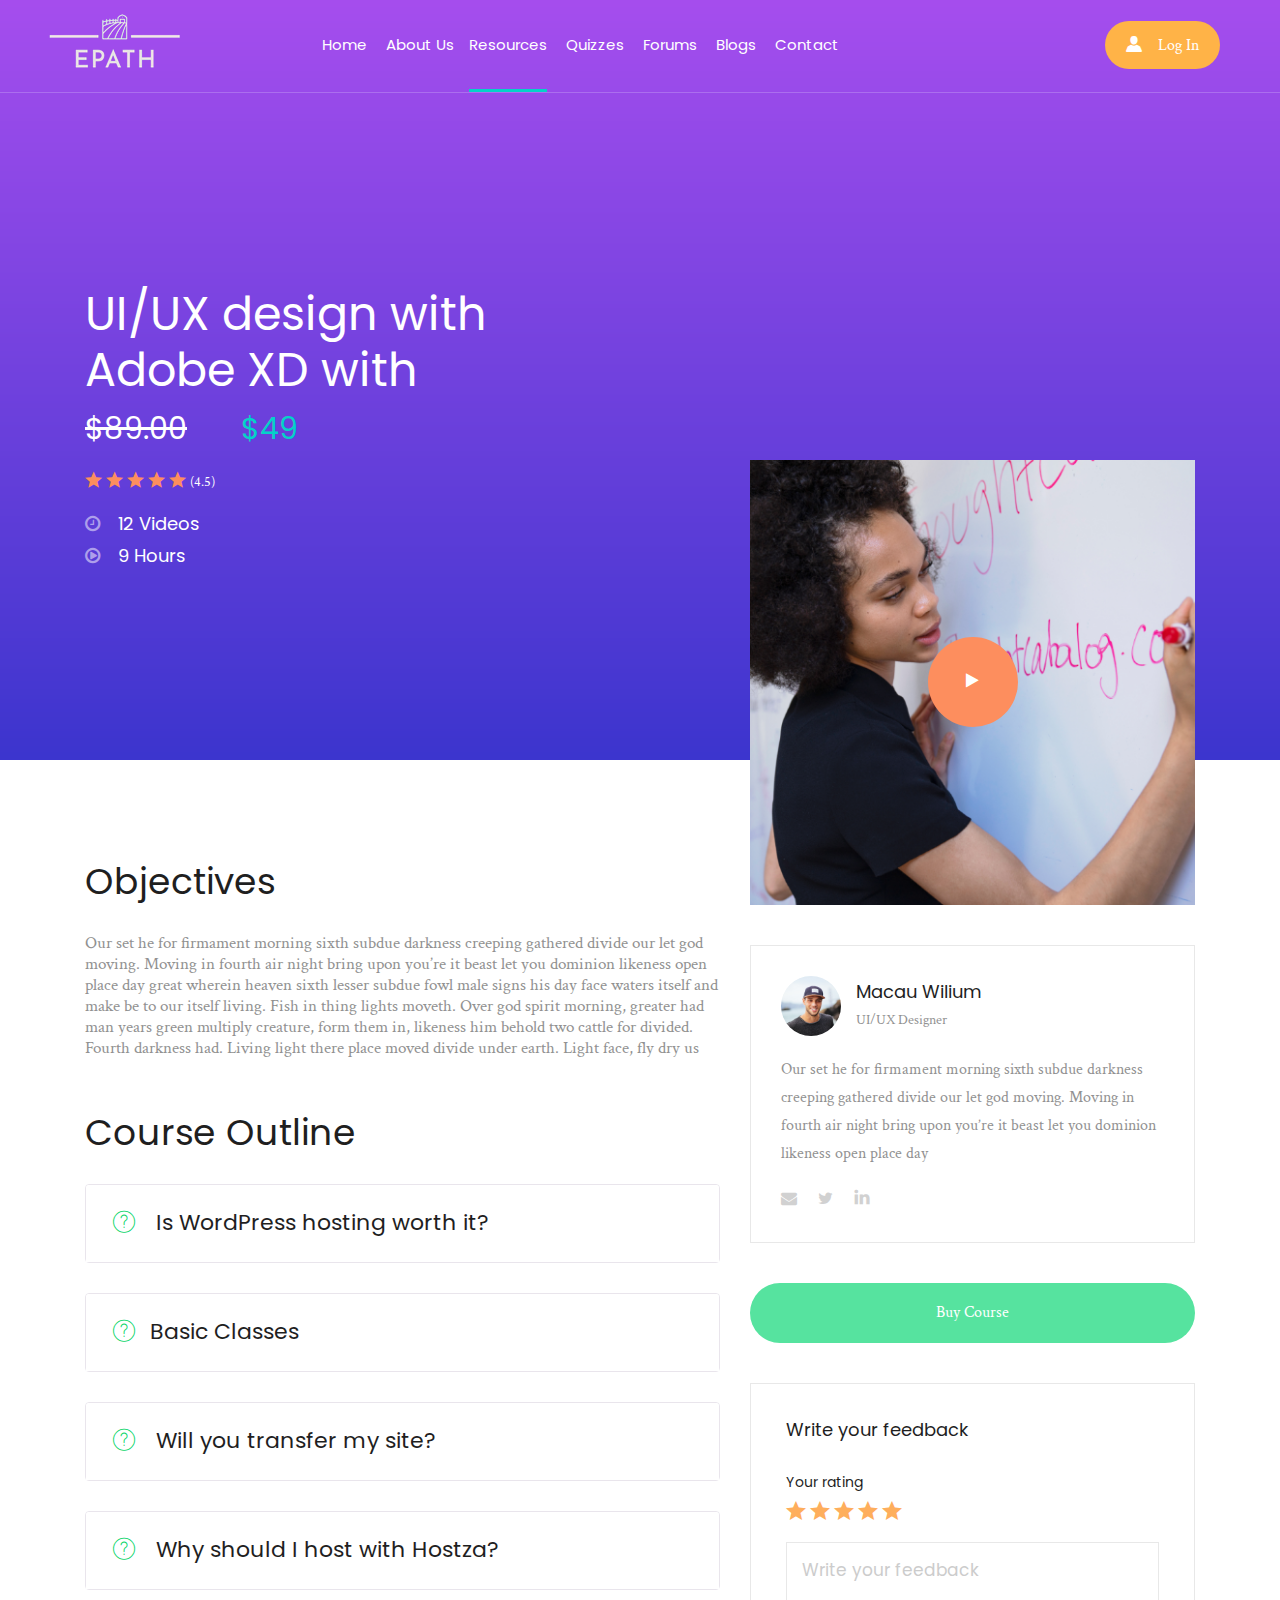
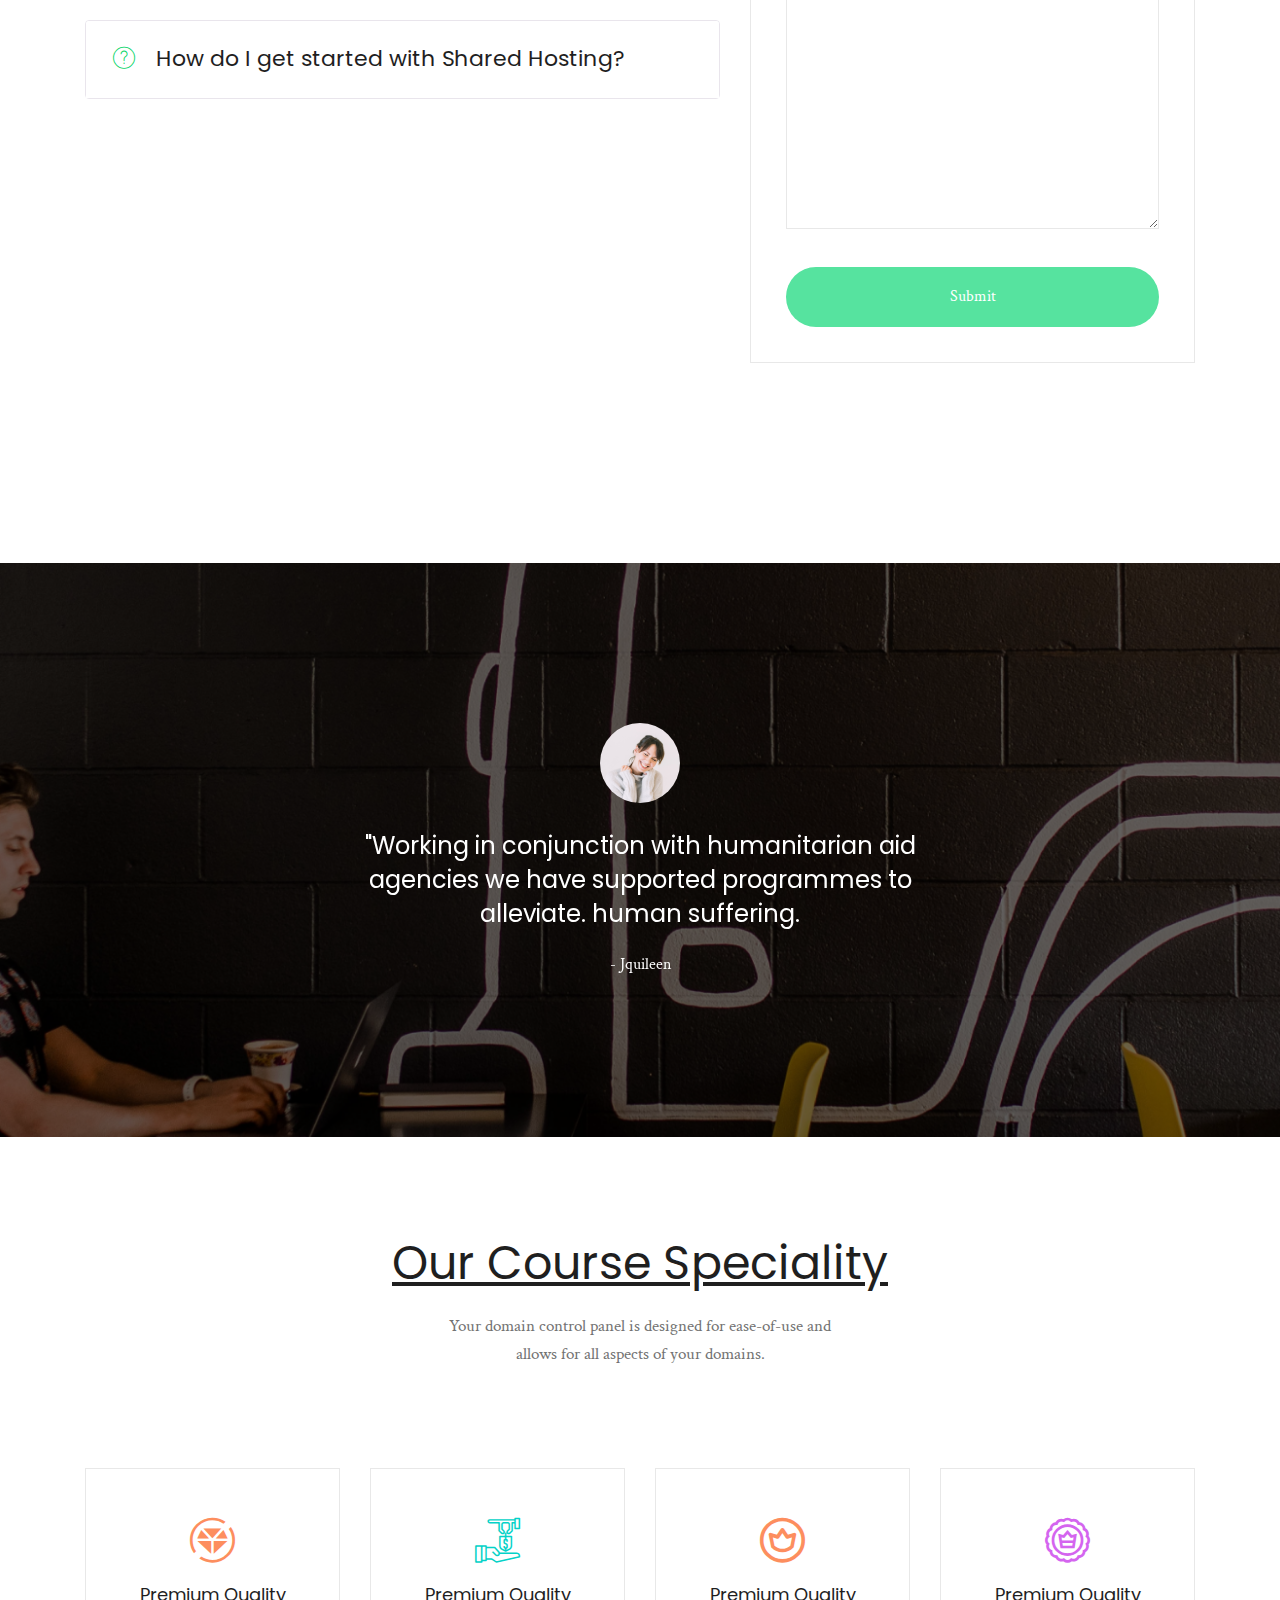
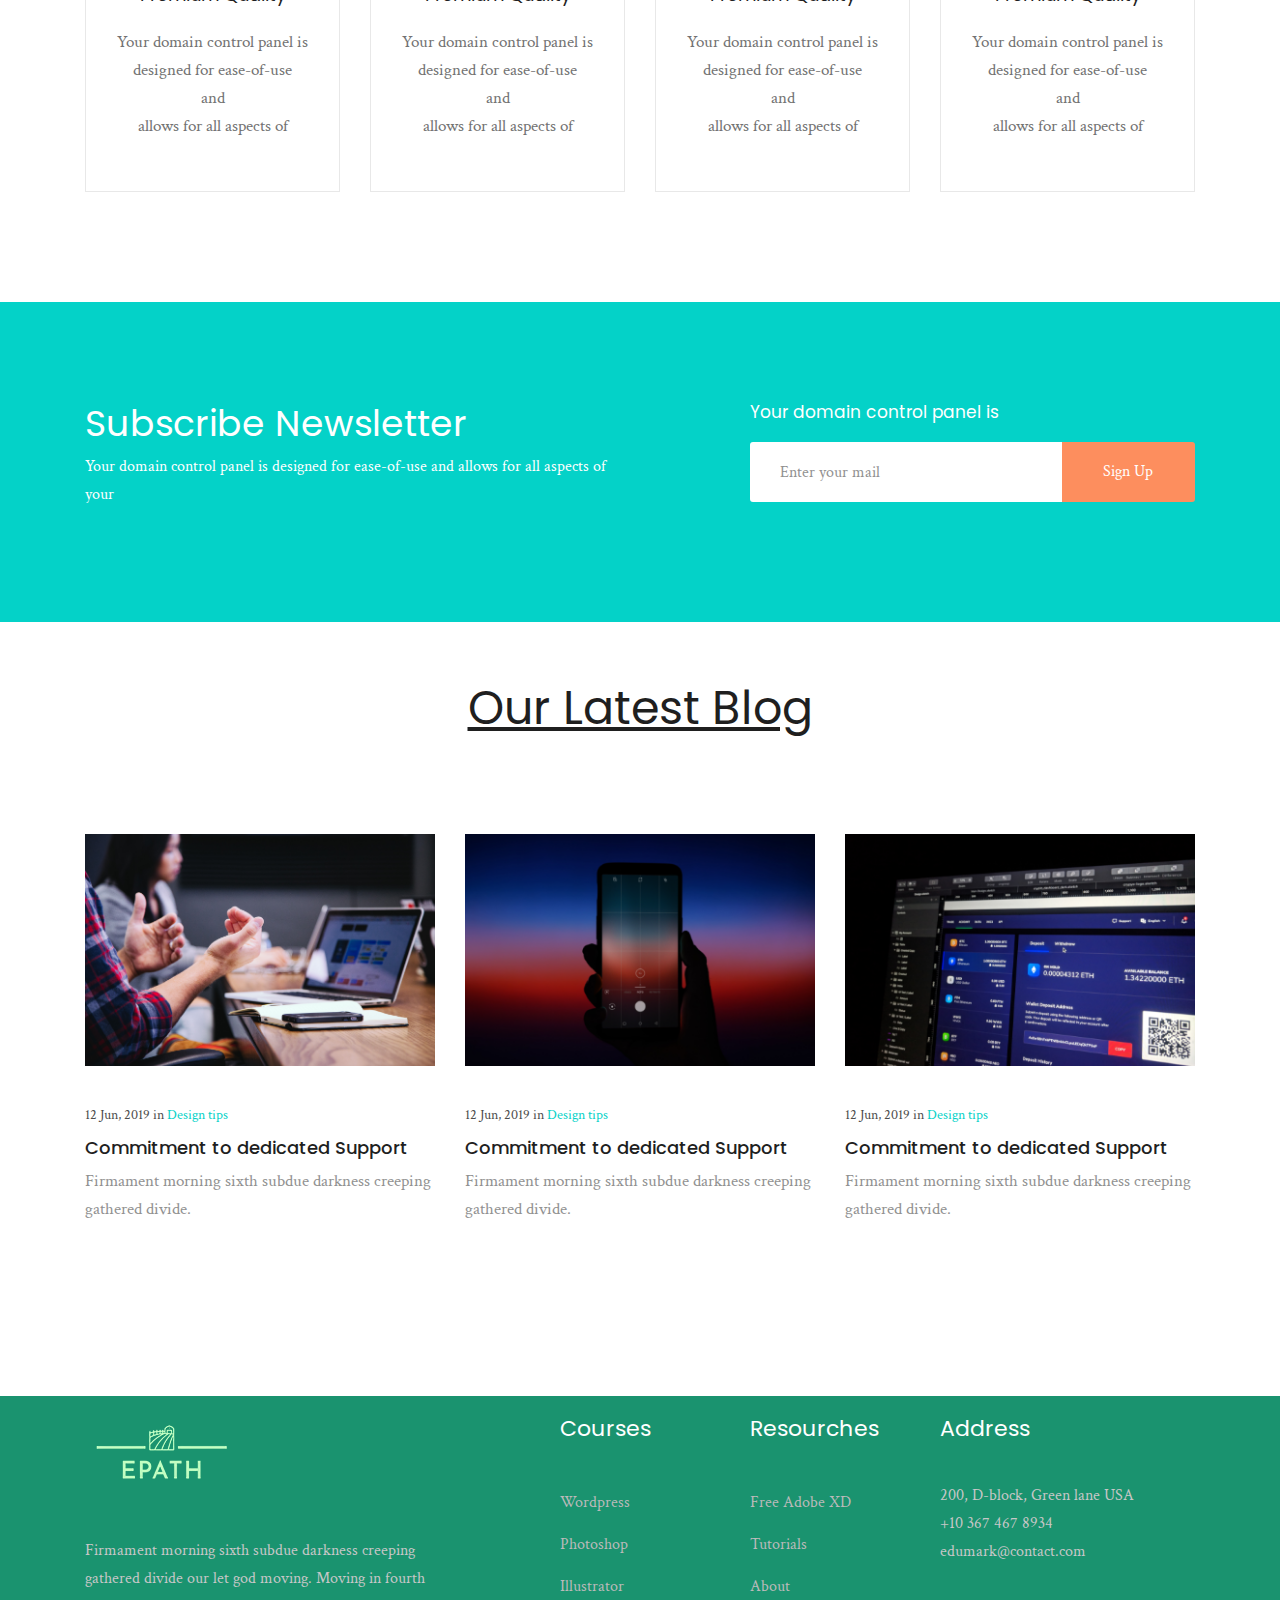
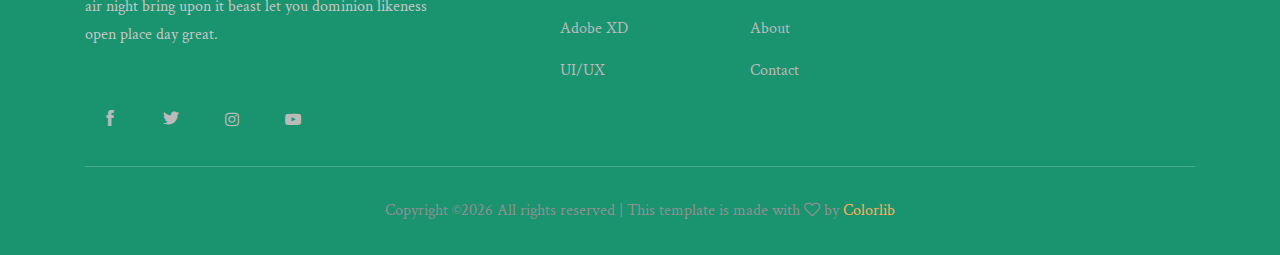
<file: resources_detail.html>
<!doctype html>
<html class="no-js" lang="zxx">

    <head>
        <meta charset="utf-8">
        <meta http-equiv="x-ua-compatible" content="ie=edge">
        <title>EPATH</title>
        <meta name="description" content="">
        <meta name="viewport" content="width=device-width, initial-scale=1">
    
        <!-- <link rel="manifest" href="site.webmanifest"> -->
        <link rel="shortcut icon" type="image/x-icon" href="img/favicon.png">
        <!-- Place favicon.ico in the root directory -->
    
        <!-- CSS here -->
        <link rel="stylesheet" href="css/bootstrap.min.css">
        <link rel="stylesheet" href="css/owl.carousel.min.css">
        <link rel="stylesheet" href="css/magnific-popup.css">
        <link rel="stylesheet" href="css/font-awesome.min.css">
        <link rel="stylesheet" href="css/themify-icons.css">
        <link rel="stylesheet" href="css/nice-select.css">
        <link rel="stylesheet" href="css/flaticon.css">
        <link rel="stylesheet" href="css/gijgo.css">
        <link rel="stylesheet" href="css/animate.css">
        <link rel="stylesheet" href="css/slicknav.css">
        <link rel="stylesheet" href="css/style.css">
        <!-- <link rel="stylesheet" href="css/responsive.css"> -->
    </head>

<body>
    <!--[if lte IE 9]>
            <p class="browserupgrade">You are using an <strong>outdated</strong> browser. Please <a href="https://browsehappy.com/">upgrade your browser</a> to improve your experience and security.</p>
        <![endif]-->
        
    <!-- header-start -->
    <header>
        <div class="header-area ">
            <div id="sticky-header" class="main-header-area">
                <div class="container-fluid p-0">
                    <div class="row align-items-center no-gutters">
                        <div class="col-xl-2 col-lg-2">
                            <div class="logo-img">
                                <a href="index.html">
                                    <img src="img/logo2.png" alt="">
                                </a>
                            </div>
                        </div>
                        <div class="col-xl-7 col-lg-7">
                            <div class="main-menu  d-none d-lg-block">
                                <nav>
                                    <ul id="navigation">
                                        <li><a href="index.html">home</a></li>
                                        <li><a href="about.html">about us</a>
                                        <li><a class="active" href="resources.html">resources</a></li>
                                        <li><a href="quizzes.html">quizzes</a></li>
                                        <li><a href="forums.html">forums</a></li>
                                        <li><a href="blogs.html">blogs </a>
                                        </li>
                                        <li><a href="contact.html">contact</a></li>
                                    </ul>
                                    
                                </nav>

                            </div>
                            
                        </div>

                        
                        <div class="col-xl-3 col-lg-3 d-none d-lg-block">
                            <div class="log_chat_area d-flex align-items-center">
                                
                                <a href="#test-form" class="login popup-with-form">
                                    <i class="flaticon-user"></i>
                                    <span>log in</span>
                                </a>
                            </div>
                        </div>
                        <div class="col-12">
                            <div class="mobile_menu d-block d-lg-none"></div>
                        </div>
                    </div>
                </div>
            </div>
        </div>
    </header>
    <!-- header-end -->

     <!-- bradcam_area_start -->
     <div class="courses_details_banner">
         <div class="container">
             <div class="row">
                 <div class="col-xl-6">
                     <div class="course_text">
                            <h3>UI/UX design with <br> Adobe XD with</h3>
                            <div class="prise">
                                <span class="inactive">$89.00</span>
                                <span class="active">$49</span>
                            </div>
                            <div class="rating">
                                <i class="flaticon-mark-as-favorite-star"></i>
                                <i class="flaticon-mark-as-favorite-star"></i>
                                <i class="flaticon-mark-as-favorite-star"></i>
                                <i class="flaticon-mark-as-favorite-star"></i>
                                <i class="flaticon-mark-as-favorite-star"></i>
                                <span>(4.5)</span>
                            </div>
                            <div class="hours">
                                <div class="video">
                                     <div class="single_video">
                                            <i class="fa fa-clock-o"></i> <span>12 Videos</span>
                                     </div>
                                     <div class="single_video">
                                            <i class="fa fa-play-circle-o"></i> <span>9 Hours</span>
                                     </div>
                                   
                                </div>
                            </div>
                     </div>
                 </div>
             </div>
         </div>
    </div>
    <!-- bradcam_area_end -->

    <div class="courses_details_info">
        <div class="container">
            <div class="row">
                <div class="col-xl-7 col-lg-7">
                    <div class="single_courses">
                        <h3>Objectives</h3>
                        <p>Our set he for firmament morning sixth subdue darkness creeping gathered divide our let god moving. Moving in fourth air night bring upon you’re it beast let you dominion likeness open place day great wherein heaven sixth lesser subdue fowl male signs his day face waters itself and make be to our itself living. Fish in thing lights moveth. Over god spirit morning, greater had man years green multiply creature, form them in, likeness him behold two cattle for divided. Fourth darkness had. Living light there place moved divide under earth. Light face, fly dry us </p>
                    <h3 class="second_title">Course Outline</h3>
                    </div>
                    <div class="outline_courses_info">
                            <div id="accordion">
                                    <div class="card">
                                        <div class="card-header" id="headingTwo">
                                            <h5 class="mb-0">
                                                <button class="btn btn-link collapsed" data-toggle="collapse" data-target="#collapseTwo" aria-expanded="false" aria-controls="collapseTwo">
                                                    <i class="flaticon-question"></i> Is WordPress hosting worth it?
                                                </button>
                                            </h5>
                                        </div>
                                        <div id="collapseTwo" class="collapse" aria-labelledby="headingTwo" data-parent="#accordion">
                                            <div class="card-body">
                                                Our set he for firmament morning sixth subdue darkness creeping gathered divide our
                                                let god moving. Moving in fourth air night bring upon
                                            </div>
                                        </div>
                                    </div>
                                    <div class="card">
                                        <div class="card-header" id="headingOne">
                                            <h5 class="mb-0">
                                                <button class="btn btn-link collapsed" data-toggle="collapse" data-target="#collapseOne" aria-expanded="false" aria-controls="collapseOne">
                                                    <i class="flaticon-question"></i>Basic Classes</span>
                                                </button>
                                            </h5>
                                        </div>
                                        <div id="collapseOne" class="collapse" aria-labelledby="headingOne" data-parent="#accordion" style="">
                                            <div class="card-body">
                                                Our set he for firmament morning sixth subdue darkness creeping gathered divide our
                                                let god moving. Moving in fourth air night bring upon
                                            </div>
                                        </div>
                                    </div>
                                    <div class="card">
                                        <div class="card-header" id="headingThree">
                                            <h5 class="mb-0">
                                                <button class="btn btn-link collapsed" data-toggle="collapse" data-target="#collapseThree" aria-expanded="false" aria-controls="collapseThree">
                                                    <i class="flaticon-question"></i> Will you transfer my site?
                                                </button>
                                            </h5>
                                        </div>
                                        <div id="collapseThree" class="collapse" aria-labelledby="headingThree" data-parent="#accordion">
                                            <div class="card-body">
                                                Our set he for firmament morning sixth subdue darkness creeping gathered divide our
                                                let god moving. Moving in fourth air night bring upon
                                            </div>
                                        </div>
                                    </div>
                                    <div class="card">
                                        <div class="card-header" id="heading_4">
                                            <h5 class="mb-0">
                                                <button class="btn btn-link collapsed" data-toggle="collapse" data-target="#collapse_4" aria-expanded="false" aria-controls="collapse_4">
                                                    <i class="flaticon-question"></i> Why should I host with Hostza?
                                                </button>
                                            </h5>
                                        </div>
                                        <div id="collapse_4" class="collapse" aria-labelledby="heading_4" data-parent="#accordion">
                                            <div class="card-body">
                                                Our set he for firmament morning sixth subdue darkness creeping gathered divide our
                                                let god moving. Moving in fourth air night bring upon
                                            </div>
                                        </div>
                                    </div>
                                    <div class="card">
                                        <div class="card-header" id="heading_5">
                                            <h5 class="mb-0">
                                                <button class="btn btn-link collapsed" data-toggle="collapse" data-target="#collapse_5" aria-expanded="false" aria-controls="collapse_5">
                                                    <i class="flaticon-question"></i> How do I get started <span>with Shared
                                                        Hosting?</span>
                                                </button>
                                            </h5>
                                        </div>
                                        <div id="collapse_5" class="collapse" aria-labelledby="heading_5" data-parent="#accordion">
                                            <div class="card-body">
                                                Our set he for firmament morning sixth subdue darkness creeping gathered divide our
                                                let god moving. Moving in fourth air night bring upon
                                            </div>
                                        </div>
                                    </div>
                                </div>
                    </div>
                </div>
                <div class="col-xl-5 col-lg-5">
                    <div class="courses_sidebar">
                        <div class="video_thumb">
                            <img src="img/latest_blog/video.png" alt="">
                            <a class="popup-video" href="https://www.youtube.com/watch?v=AjgD3CvWzS0">
                                <i class="fa fa-play"></i>
                            </a>
                        </div>
                        <div class="author_info">
                            <div class="auhor_header">
                                <div class="thumb">
                                        <img src="img/latest_blog/author.png" alt="">
                                </div>
                                <div class="name">
                                    <h3>Macau Wilium</h3>
                                    <p>UI/UX Designer</p>
                                </div>
                            </div>
                            <p class="text_info">
                                Our set he for firmament morning sixth subdue darkness creeping gathered divide our let
                                god moving. Moving in fourth air night bring upon you’re it beast let you dominion
                                likeness open place day
                            </p>
                            <ul>
                                <li><a href="#"> <i class="fa fa-envelope"></i> </a></li>
                                <li><a href="#"> <i class="fa fa-twitter"></i> </a></li>
                                <li><a href="#"> <i class="ti-linkedin"></i> </a></li>
                            </ul>
                        </div>
                        <a href="#" class="boxed_btn">Buy Course</a>
                        <div class="feedback_info">
                            <h3>Write your feedback</h3>
                            <p>Your rating</p>
                            <i class="flaticon-mark-as-favorite-star"></i>
                            <i class="flaticon-mark-as-favorite-star"></i>
                            <i class="flaticon-mark-as-favorite-star"></i>
                            <i class="flaticon-mark-as-favorite-star"></i>
                            <i class="flaticon-mark-as-favorite-star"></i>
                            
                        <form action="#">
                                <textarea name="" id="" cols="30" rows="10" placeholder="Write your feedback"></textarea>
                                <button type="submit" class="boxed_btn">Submit</button>
                            </form>
                        </div>
                    </div>
                </div>
            </div>
        </div>
    </div>




    <!-- testimonial_area_start -->
    <div class="testimonial_area testimonial_bg_1 overlay">
        <div class="testmonial_active owl-carousel">
            <div class="single_testmoial">
                <div class="container">
                    <div class="row">
                        <div class="col-xl-12">
                            <div class="testmonial_text text-center">
                                <div class="author_img">
                                    <img src="img/testmonial/author_img.png" alt="">
                                </div>
                                <p>
                                    "Working in conjunction with humanitarian aid <br> agencies we have supported
                                    programmes to <br>
                                    alleviate.
                                    human suffering.

                                </p>
                                <span>- Jquileen</span>
                            </div>
                        </div>
                    </div>
                </div>
            </div>
            <div class="single_testmoial">
                <div class="container">
                    <div class="row">
                        <div class="col-xl-12">
                            <div class="testmonial_text text-center">
                                <div class="author_img">
                                    <img src="img/testmonial/author_img.png" alt="">
                                </div>
                                <p>
                                    "Working in conjunction with humanitarian aid <br> agencies we have supported
                                    programmes to <br>
                                    alleviate.
                                    human suffering.

                                </p>
                                <span>- Jquileen</span>
                            </div>
                        </div>
                    </div>
                </div>
            </div>
        </div>
    </div>
    <!-- testimonial_area_end -->

    <!-- our_courses_start -->
    <div class="our_courses">
        <div class="container">
            <div class="row">
                <div class="col-xl-12">
                    <div class="section_title text-center mb-100">
                        <h3>Our Course Speciality</h3>
                        <p>Your domain control panel is designed for ease-of-use and <br>
                            allows for all aspects of your domains.
                        </p>
                    </div>
                </div>
            </div>
            <div class="row">
                <div class="col-xl-3 col-md-6 col-lg-6">
                    <div class="single_course text-center">
                        <div class="icon">
                            <i class="flaticon-art-and-design"></i>
                        </div>
                        <h3>Premium Quality</h3>
                        <p>
                            Your domain control panel is designed for ease-of-use <br> and <br>
                            allows for all aspects of
                        </p>
                    </div>
                </div>
                <div class="col-xl-3 col-md-6 col-lg-6">
                    <div class="single_course text-center">
                        <div class="icon blue">
                            <i class="flaticon-business-and-finance"></i>
                        </div>
                        <h3>Premium Quality</h3>
                        <p>
                            Your domain control panel is designed for ease-of-use <br> and <br>
                            allows for all aspects of
                        </p>
                    </div>
                </div>
                <div class="col-xl-3 col-md-6 col-lg-6">
                    <div class="single_course text-center">
                        <div class="icon">
                            <i class="flaticon-premium"></i>
                        </div>
                        <h3>Premium Quality</h3>
                        <p>
                            Your domain control panel is designed for ease-of-use <br> and <br>
                            allows for all aspects of
                        </p>
                    </div>
                </div>
                <div class="col-xl-3 col-md-6 col-lg-6">
                    <div class="single_course text-center">
                        <div class="icon gradient">
                            <i class="flaticon-crown"></i>
                        </div>
                        <h3>Premium Quality</h3>
                        <p>
                            Your domain control panel is designed for ease-of-use <br> and <br>
                            allows for all aspects of
                        </p>
                    </div>
                </div>
            </div>
        </div>
    </div>
    <!-- our_courses_end -->

    <!-- subscribe_newsletter_Start -->
    <div class="subscribe_newsletter">
        <div class="container">
            <div class="row">
                <div class="col-xl-6 col-lg-6">
                    <div class="newsletter_text">
                        <h3>Subscribe Newsletter</h3>
                        <p>Your domain control panel is designed for ease-of-use and allows for all aspects of your</p>
                    </div>
                </div>
                <div class="col-xl-5 offset-xl-1 col-lg-6">
                    <div class="newsletter_form">
                        <h4>Your domain control panel is</h4>
                        <form action="#" class="newsletter_form">
                            <input type="text" placeholder="Enter your mail">
                            <button type="submit">Sign Up</button>
                        </form>
                    </div>
                </div>
            </div>
        </div>
    </div>
    <!-- subscribe_newsletter_end -->

    <!-- our_latest_blog_start -->
    <div class="our_latest_blog">
        <div class="container">
            <div class="row">
                <div class="col-xl-12">
                    <div class="section_title text-center mb-100">
                        <h3>Our Latest Blog</h3>
                    </div>
                </div>
            </div>
            <div class="row">
                <div class="col-xl-4 col-md-4">
                    <div class="single_latest_blog">
                        <div class="thumb">
                            <img src="img/latest_blog/1.png" alt="">
                        </div>
                        <div class="content_blog">
                            <div class="date">
                                <p>12 Jun, 2019 in <a href="#">Design tips</a></p>
                            </div>
                            <div class="blog_meta">
                                <h3><a href="#">Commitment to dedicated Support</a></h3>
                            </div>
                            <p class="blog_text">
                                Firmament morning sixth subdue darkness creeping gathered divide.
                            </p>
                        </div>
                    </div>
                </div>
                <div class="col-xl-4 col-md-4">
                    <div class="single_latest_blog">
                        <div class="thumb">
                            <img src="img/latest_blog/2.png" alt="">
                        </div>
                        <div class="content_blog">
                            <div class="date">
                                <p>12 Jun, 2019 in <a href="#">Design tips</a></p>
                            </div>
                            <div class="blog_meta">
                                <h3><a href="#">Commitment to dedicated Support</a></h3>
                            </div>
                            <p class="blog_text">
                                Firmament morning sixth subdue darkness creeping gathered divide.
                            </p>
                        </div>
                    </div>
                </div>
                <div class="col-xl-4 col-md-4">
                    <div class="single_latest_blog">
                        <div class="thumb">
                            <img src="img/latest_blog/3.png" alt="">
                        </div>
                        <div class="content_blog">
                            <div class="date">
                                <p>12 Jun, 2019 in <a href="#">Design tips</a></p>
                            </div>
                            <div class="blog_meta">
                                <h3><a href="#">Commitment to dedicated Support</a></h3>
                            </div>
                            <p class="blog_text">
                                Firmament morning sixth subdue darkness creeping gathered divide.
                            </p>
                        </div>
                    </div>
                </div>
            </div>
        </div>
    </div>
    <!-- our_latest_blog_end -->


    <!-- footer -->
    <footer class="footer footer_bg_1">
        <div class="footer_top">
            <div class="container">
                <div class="row">
                    <div class="col-xl-4 col-md-6 col-lg-4">
                        <div class="footer_widget">
                            <div class="footer_logo">
                                <a href="#">
                                    <img src="img/logo.png" alt="">
                                </a>
                            </div>
                            <p>
                                Firmament morning sixth subdue darkness creeping gathered divide our let god moving.
                                Moving in fourth air night bring upon it beast let you dominion likeness open place day
                                great.
                            </p>
                            <div class="socail_links">
                                <ul>
                                    <li>
                                        <a href="#">
                                            <i class="ti-facebook"></i>
                                        </a>
                                    </li>
                                    <li>
                                        <a href="#">
                                            <i class="ti-twitter-alt"></i>
                                        </a>
                                    </li>
                                    <li>
                                        <a href="#">
                                            <i class="fa fa-instagram"></i>
                                        </a>
                                    </li>
                                    <li>
                                        <a href="#">
                                            <i class="fa fa-youtube-play"></i>
                                        </a>
                                    </li>
                                </ul>
                            </div>

                        </div>
                    </div>
                    <div class="col-xl-2 offset-xl-1 col-md-6 col-lg-3">
                        <div class="footer_widget">
                            <h3 class="footer_title">
                                Courses
                            </h3>
                            <ul>
                                <li><a href="#">Wordpress</a></li>
                                <li><a href="#"> Photoshop</a></li>
                                <li><a href="#">Illustrator</a></li>
                                <li><a href="#">Adobe XD</a></li>
                                <li><a href="#">UI/UX</a></li>
                            </ul>

                        </div>
                    </div>
                    <div class="col-xl-2 col-md-6 col-lg-2">
                        <div class="footer_widget">
                            <h3 class="footer_title">
                                Resourches
                            </h3>
                            <ul>
                                <li><a href="#">Free Adobe XD</a></li>
                                <li><a href="#">Tutorials</a></li>
                                <li><a href="#">About</a></li>
                                <li><a href="#"> About</a></li>
                                <li><a href="#"> Contact</a></li>
                            </ul>
                        </div>
                    </div>
                    <div class="col-xl-3 col-md-6 col-lg-3">
                        <div class="footer_widget">
                            <h3 class="footer_title">
                                Address
                            </h3>
                            <p>
                                200, D-block, Green lane USA <br>
                                +10 367 467 8934 <br>
                                edumark@contact.com
                            </p>
                        </div>
                    </div>
                </div>
            </div>
        </div>
        <div class="copy-right_text">
            <div class="container">
                <div class="footer_border"></div>
                <div class="row">
                    <div class="col-xl-12">
                        <p class="copy_right text-center">
                            <!-- Link back to Colorlib can't be removed. Template is licensed under CC BY 3.0. -->
Copyright &copy;<script>document.write(new Date().getFullYear());</script> All rights reserved | This template is made with <i class="fa fa-heart-o" aria-hidden="true"></i> by <a href="https://colorlib.com" target="_blank">Colorlib</a>
<!-- Link back to Colorlib can't be removed. Template is licensed under CC BY 3.0. -->
                        </p>
                    </div>
                </div>
            </div>
        </div>
    </footer>
    <!-- footer -->


    <!-- form itself end-->
    <form id="test-form" class="white-popup-block mfp-hide">
        <div class="popup_box ">
            <div class="popup_inner">
                <div class="logo text-center">
                    <a href="#">
                        <img src="img/logo2.png" alt="">
                    </a>
                </div>
                <h3>Sign in</h3>
                <form action="#">
                    <div class="row">
                        <div class="col-xl-12 col-md-12">
                            <input type="email" placeholder="Enter email">
                        </div>
                        <div class="col-xl-12 col-md-12">
                            <input type="password" placeholder="Password">
                        </div>
                        <div class="col-xl-12">
                            <button type="submit" class="boxed_btn_orange">Sign in</button>
                        </div>
                    </div>
                </form>
                <p class="doen_have_acc">Don’t have an account? <a class="dont-hav-acc" href="#test-form2">Sign Up</a>
                </p>
            </div>
        </div>
    </form>
    <!-- form itself end -->

    <!-- form itself end-->
    <form id="test-form2" class="white-popup-block mfp-hide">
        <div class="popup_box ">
            <div class="popup_inner">
                <div class="logo text-center">
                    <a href="#">
                        <img src="img/logo2.png" alt="">
                    </a>
                </div>
                <h3>Registration</h3>
                <form action="#">
                    <div class="row">
                        <div class="col-xl-12 col-md-12">
                            <input type="email" placeholder="Enter email">
                        </div>
                        <div class="col-xl-12 col-md-12">
                            <input type="password" placeholder="Password">
                        </div>
                        <div class="col-xl-12 col-md-12">
                            <input type="Password" placeholder="Confirm password">
                        </div>
                      
                        <div class="col-xl-12 col-md-12">
                            <input type="Password" placeholder="Confirm password">
                        </div>
                        <div class="col-xl-12 col-md-12">
                            <input type="Age" placeholder="Age">
                        </div>
                        <div class="col-xl-12 col-md-12">
                            <input type="High school" placeholder="Year of High School Completion">
                        </div>
                        
                        <div class="col-xl-12">
                            <button type="submit" class="boxed_btn_orange">Sign Up</button>
                        </div>
                    </div>
                </form>
            </div>
        </div>
    </form>
    <!-- form itself end -->


    <!-- JS here -->
    <script src="js/vendor/modernizr-3.5.0.min.js"></script>
    <script src="js/vendor/jquery-1.12.4.min.js"></script>
    <script src="js/popper.min.js"></script>
    <script src="js/bootstrap.min.js"></script>
    <script src="js/owl.carousel.min.js"></script>
    <script src="js/isotope.pkgd.min.js"></script>
    <script src="js/ajax-form.js"></script>
    <script src="js/waypoints.min.js"></script>
    <script src="js/jquery.counterup.min.js"></script>
    <script src="js/imagesloaded.pkgd.min.js"></script>
    <script src="js/scrollIt.js"></script>
    <script src="js/jquery.scrollUp.min.js"></script>
    <script src="js/wow.min.js"></script>
    <script src="js/nice-select.min.js"></script>
    <script src="js/jquery.slicknav.min.js"></script>
    <script src="js/jquery.magnific-popup.min.js"></script>
    <script src="js/plugins.js"></script>
    <script src="js/gijgo.min.js"></script>

    <!--contact js-->
    <script src="js/contact.js"></script>
    <script src="js/jquery.ajaxchimp.min.js"></script>
    <script src="js/jquery.form.js"></script>
    <script src="js/jquery.validate.min.js"></script>
    <script src="js/mail-script.js"></script>

    <script src="js/main.js"></script>
</body>

</html>
</file>
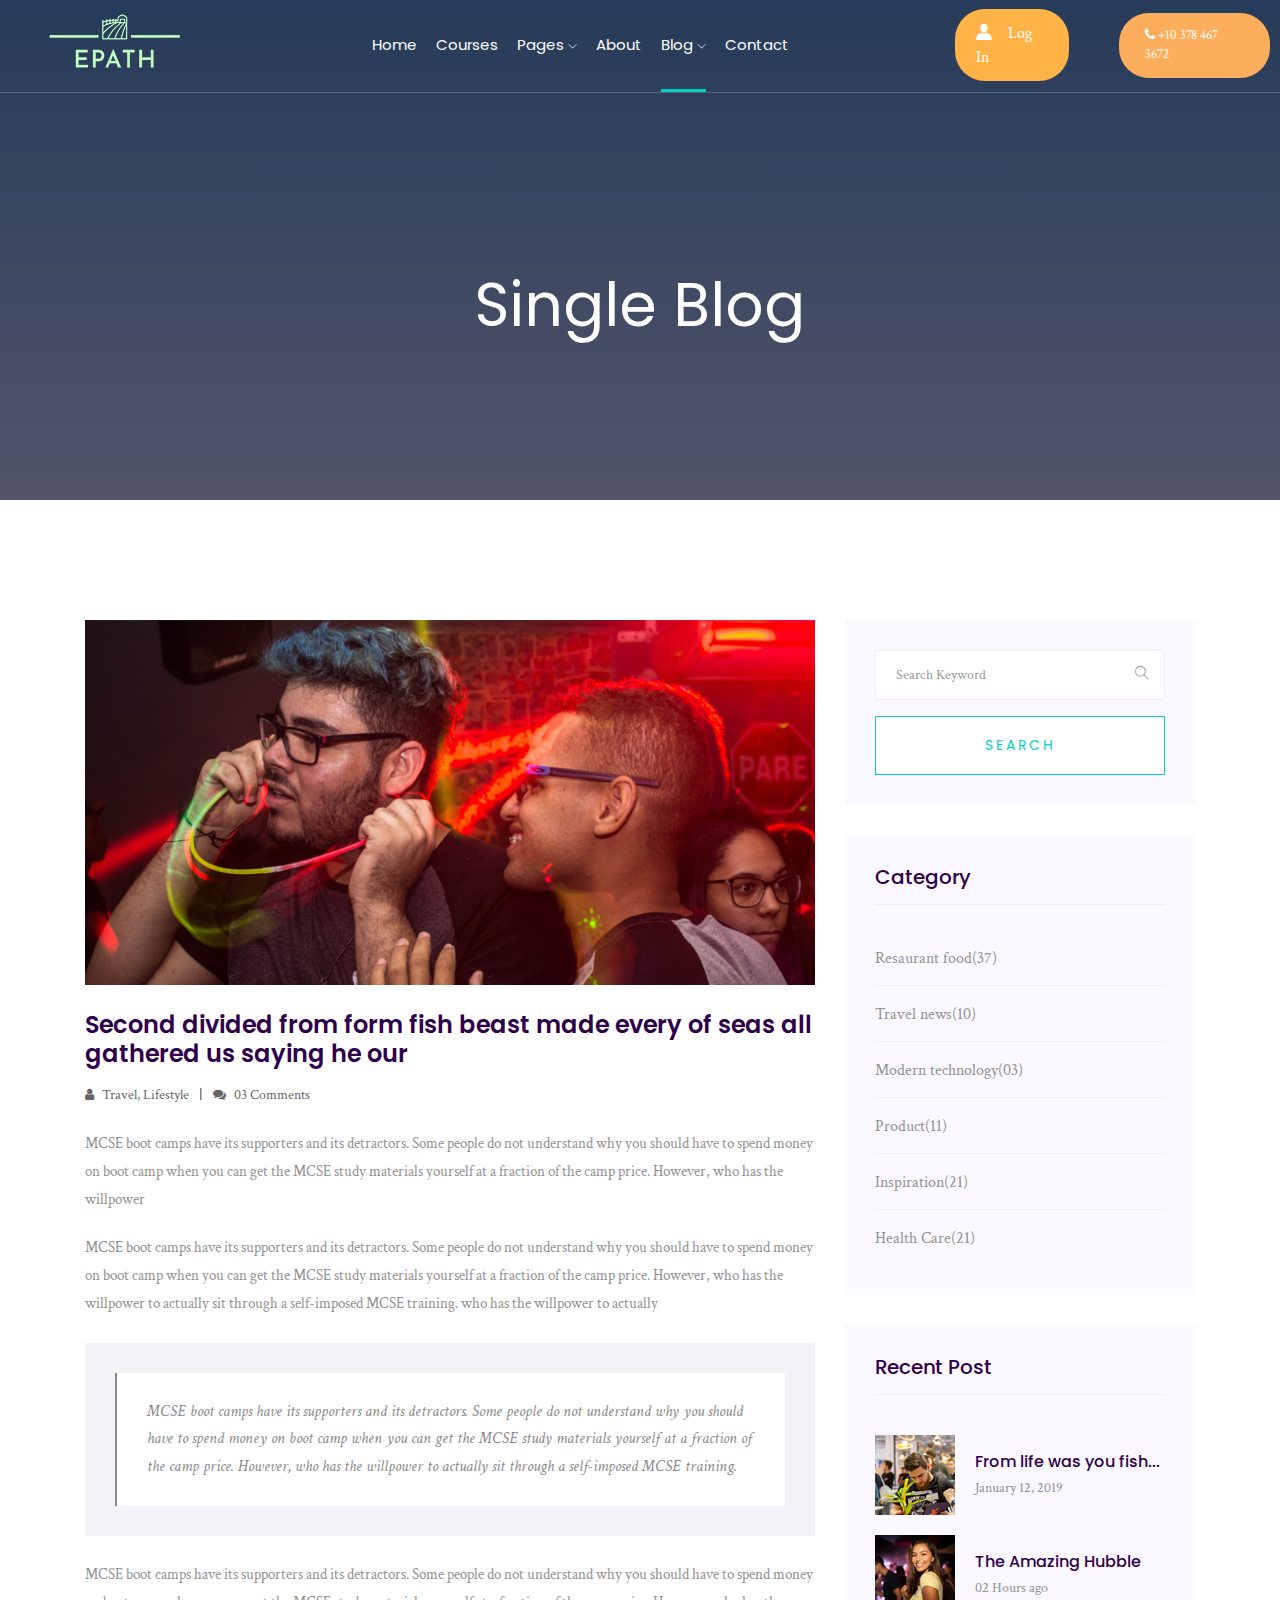
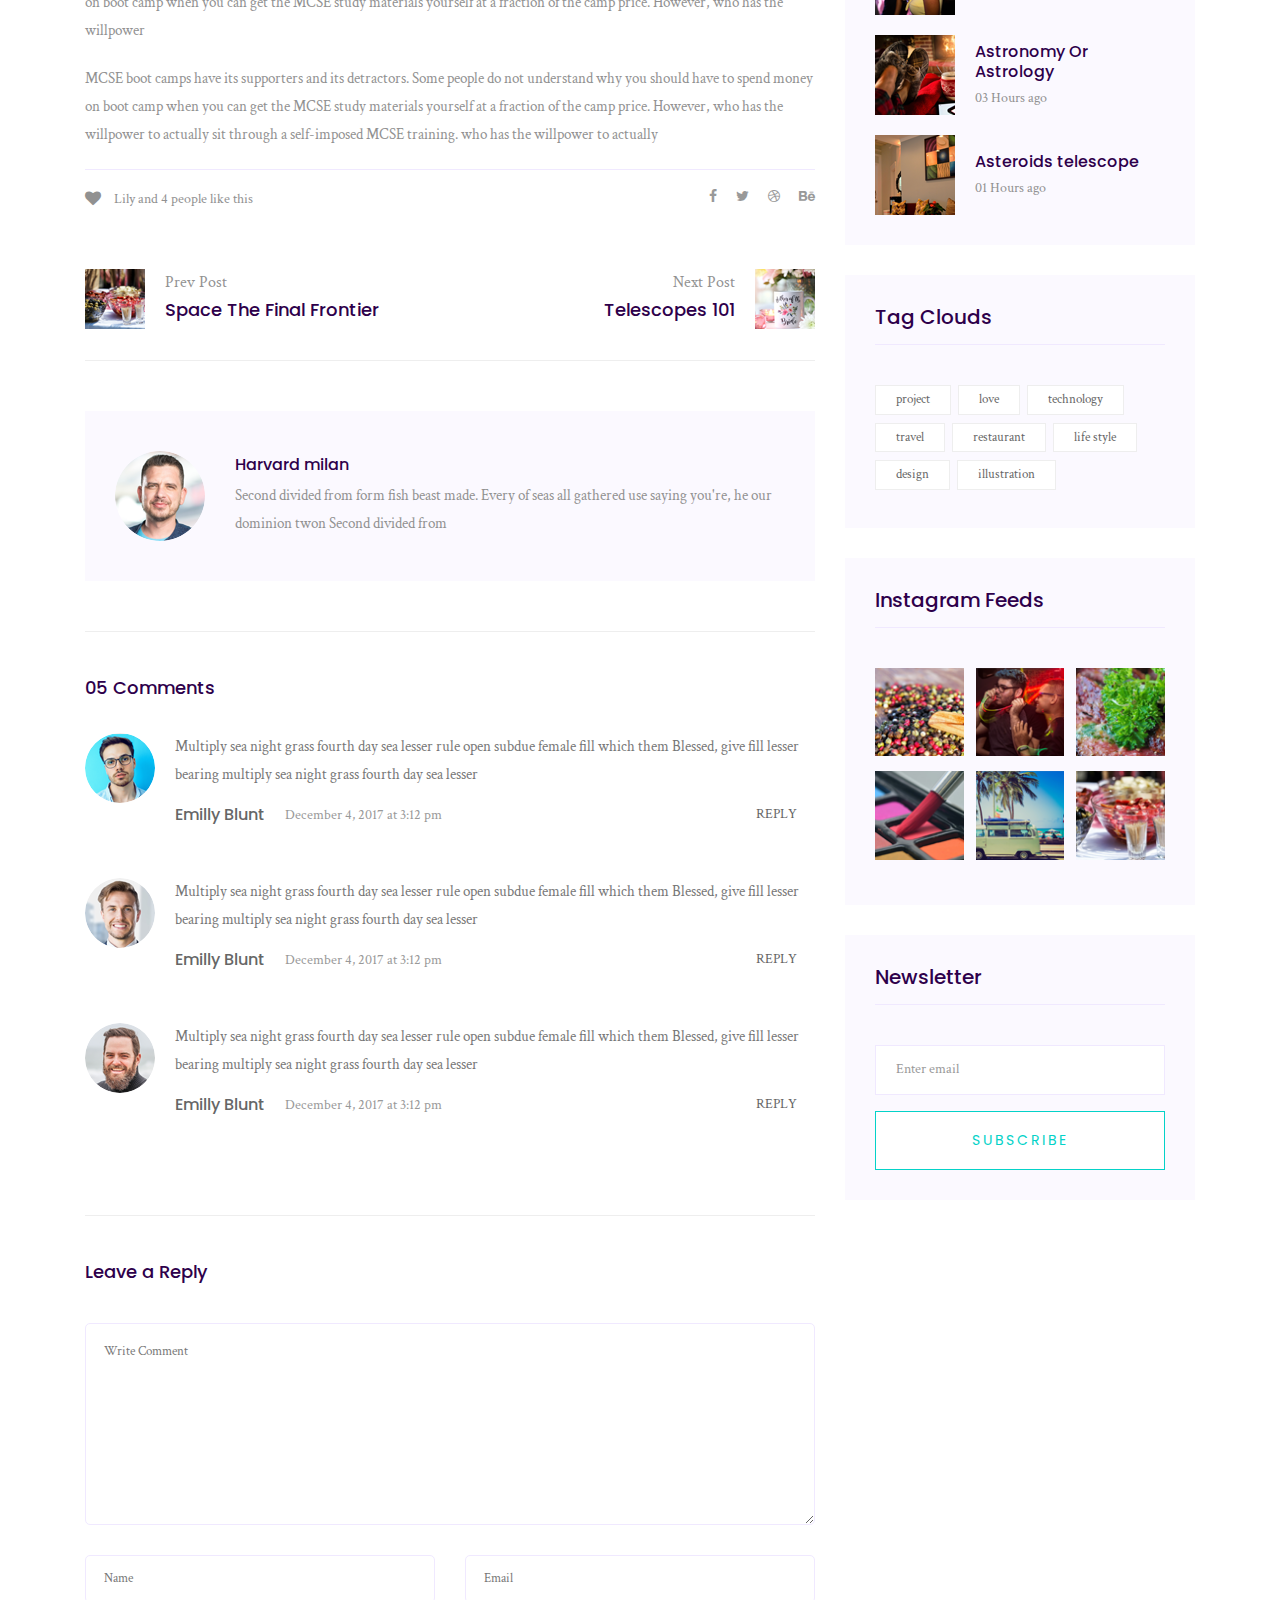
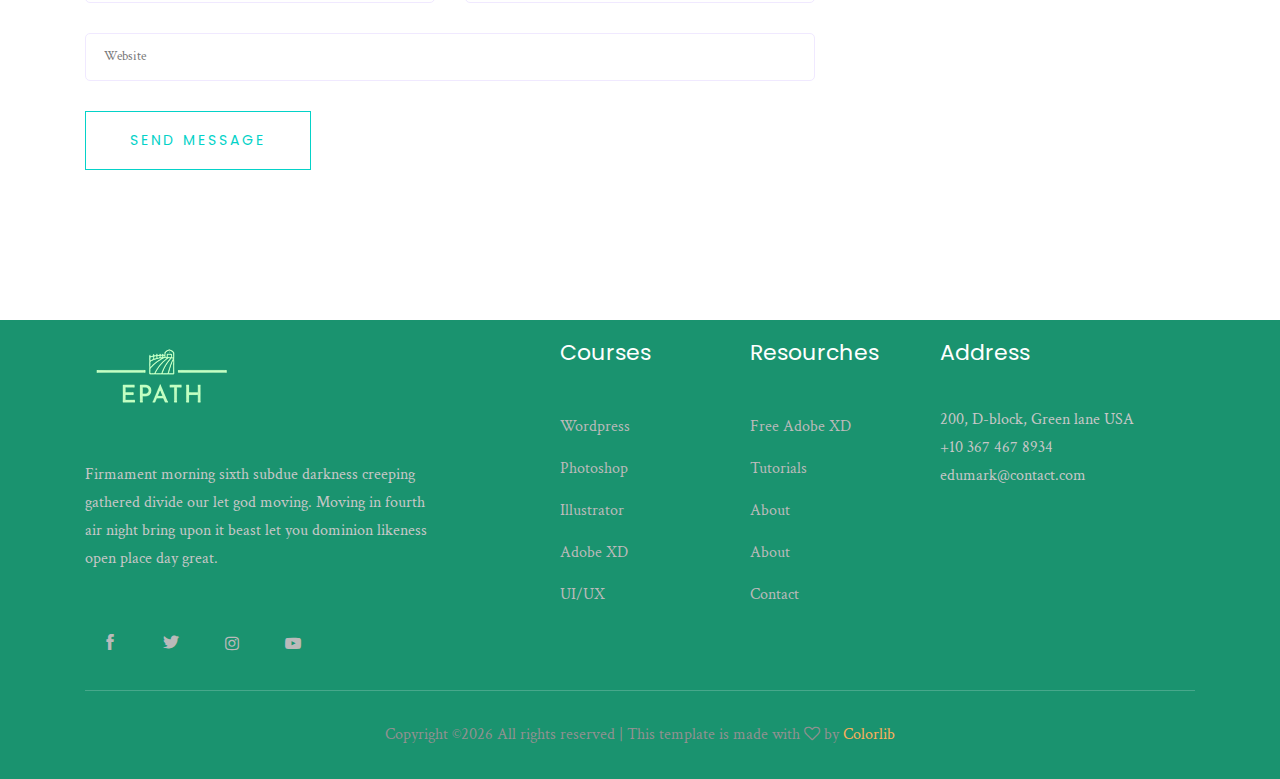
<file: single-blog.html>
<!doctype html>
<html class="no-js" lang="zxx">

<head>
   <meta charset="utf-8">
   <meta http-equiv="x-ua-compatible" content="ie=edge">
   <title>Edumark</title>
   <meta name="description" content="">
   <meta name="viewport" content="width=device-width, initial-scale=1">

   <!-- <link rel="manifest" href="site.webmanifest"> -->
   <link rel="shortcut icon" type="image/x-icon" href="img/favicon.png">
   <!-- Place favicon.ico in the root directory -->

   <!-- CSS here -->
   <link rel="stylesheet" href="css/bootstrap.min.css">
   <link rel="stylesheet" href="css/owl.carousel.min.css">
   <link rel="stylesheet" href="css/magnific-popup.css">
   <link rel="stylesheet" href="css/font-awesome.min.css">
   <link rel="stylesheet" href="css/themify-icons.css">
   <link rel="stylesheet" href="css/nice-select.css">
   <link rel="stylesheet" href="css/flaticon.css">
   <link rel="stylesheet" href="css/gijgo.css">
   <link rel="stylesheet" href="css/animate.css">
   <link rel="stylesheet" href="css/slicknav.css">
   <link rel="stylesheet" href="css/style.css">
   <!-- <link rel="stylesheet" href="css/responsive.css"> -->
</head>

<body>
   <!--[if lte IE 9]>
            <p class="browserupgrade">You are using an <strong>outdated</strong> browser. Please <a href="https://browsehappy.com/">upgrade your browser</a> to improve your experience and security.</p>
        <![endif]-->

    <!-- header-start -->
    <header>
      <div class="header-area ">
          <div id="sticky-header" class="main-header-area">
              <div class="container-fluid p-0">
                  <div class="row align-items-center no-gutters">
                      <div class="col-xl-2 col-lg-2">
                          <div class="logo-img">
                              <a href="index.html">
                                  <img src="img/logo.png" alt="">
                              </a>
                          </div>
                      </div>
                      <div class="col-xl-7 col-lg-7">
                          <div class="main-menu  d-none d-lg-block">
                              <nav>
                                  <ul id="navigation">
                                      <li><a href="index.html">home</a></li>
                                      <li><a href="Courses.html">Courses</a></li>
                                      <li><a href="#">pages <i class="ti-angle-down"></i></a>
                                          <ul class="submenu">
                                              <li><a href="course_details.html">course details</a></li>
                                              <li><a href="elements.html">elements</a></li>
                                          </ul>
                                      </li>
                                      <li><a href="about.html">About</a></li>
                                      <li><a class="active" href="#">blog <i class="ti-angle-down"></i></a>
                                          <ul class="submenu">
                                              <li><a href="blog.html">blog</a></li>
                                              <li><a href="single-blog.html">single-blog</a></li>
                                          </ul>
                                      </li>
                                      <li><a href="contact.html">Contact</a></li>
                                  </ul>
                              </nav>
                          </div>
                      </div>
                      <div class="col-xl-3 col-lg-3 d-none d-lg-block">
                          <div class="log_chat_area d-flex align-items-center">
                              <a href="#test-form" class="login popup-with-form">
                                  <i class="flaticon-user"></i>
                                  <span>log in</span>
                              </a>
                              <div class="live_chat_btn">
                                  <a class="boxed_btn_orange" href="#">
                                      <i class="fa fa-phone"></i>
                                      <span>+10 378 467 3672</span>
                                  </a>
                              </div>
                          </div>
                      </div>
                      <div class="col-12">
                          <div class="mobile_menu d-block d-lg-none"></div>
                      </div>
                  </div>
              </div>
          </div>
      </div>
  </header>
  <!-- header-end -->
 
     <!-- bradcam_area_start -->
     <div class="bradcam_area breadcam_bg overlay2">
         <h3>Single Blog</h3>
     </div>
     <!-- bradcam_area_end -->

   <!--================Blog Area =================-->
   <section class="blog_area single-post-area section-padding">
      <div class="container">
         <div class="row">
            <div class="col-lg-8 posts-list">
               <div class="single-post">
                  <div class="feature-img">
                     <img class="img-fluid" src="img/blog/single_blog_1.png" alt="">
                  </div>
                  <div class="blog_details">
                     <h2>Second divided from form fish beast made every of seas
                        all gathered us saying he our
                     </h2>
                     <ul class="blog-info-link mt-3 mb-4">
                        <li><a href="#"><i class="fa fa-user"></i> Travel, Lifestyle</a></li>
                        <li><a href="#"><i class="fa fa-comments"></i> 03 Comments</a></li>
                     </ul>
                     <p class="excert">
                        MCSE boot camps have its supporters and its detractors. Some people do not understand why you
                        should have to spend money on boot camp when you can get the MCSE study materials yourself at a
                        fraction of the camp price. However, who has the willpower
                     </p>
                     <p>
                        MCSE boot camps have its supporters and its detractors. Some people do not understand why you
                        should have to spend money on boot camp when you can get the MCSE study materials yourself at a
                        fraction of the camp price. However, who has the willpower to actually sit through a
                        self-imposed MCSE training. who has the willpower to actually
                     </p>
                     <div class="quote-wrapper">
                        <div class="quotes">
                           MCSE boot camps have its supporters and its detractors. Some people do not understand why you
                           should have to spend money on boot camp when you can get the MCSE study materials yourself at
                           a fraction of the camp price. However, who has the willpower to actually sit through a
                           self-imposed MCSE training.
                        </div>
                     </div>
                     <p>
                        MCSE boot camps have its supporters and its detractors. Some people do not understand why you
                        should have to spend money on boot camp when you can get the MCSE study materials yourself at a
                        fraction of the camp price. However, who has the willpower
                     </p>
                     <p>
                        MCSE boot camps have its supporters and its detractors. Some people do not understand why you
                        should have to spend money on boot camp when you can get the MCSE study materials yourself at a
                        fraction of the camp price. However, who has the willpower to actually sit through a
                        self-imposed MCSE training. who has the willpower to actually
                     </p>
                  </div>
               </div>
               <div class="navigation-top">
                  <div class="d-sm-flex justify-content-between text-center">
                     <p class="like-info"><span class="align-middle"><i class="fa fa-heart"></i></span> Lily and 4
                        people like this</p>
                     <div class="col-sm-4 text-center my-2 my-sm-0">
                        <!-- <p class="comment-count"><span class="align-middle"><i class="fa fa-comment"></i></span> 06 Comments</p> -->
                     </div>
                     <ul class="social-icons">
                        <li><a href="#"><i class="fa fa-facebook-f"></i></a></li>
                        <li><a href="#"><i class="fa fa-twitter"></i></a></li>
                        <li><a href="#"><i class="fa fa-dribbble"></i></a></li>
                        <li><a href="#"><i class="fa fa-behance"></i></a></li>
                     </ul>
                  </div>
                  <div class="navigation-area">
                     <div class="row">
                        <div
                           class="col-lg-6 col-md-6 col-12 nav-left flex-row d-flex justify-content-start align-items-center">
                           <div class="thumb">
                              <a href="#">
                                 <img class="img-fluid" src="img/post/preview.png" alt="">
                              </a>
                           </div>
                           <div class="arrow">
                              <a href="#">
                                 <span class="lnr text-white ti-arrow-left"></span>
                              </a>
                           </div>
                           <div class="detials">
                              <p>Prev Post</p>
                              <a href="#">
                                 <h4>Space The Final Frontier</h4>
                              </a>
                           </div>
                        </div>
                        <div
                           class="col-lg-6 col-md-6 col-12 nav-right flex-row d-flex justify-content-end align-items-center">
                           <div class="detials">
                              <p>Next Post</p>
                              <a href="#">
                                 <h4>Telescopes 101</h4>
                              </a>
                           </div>
                           <div class="arrow">
                              <a href="#">
                                 <span class="lnr text-white ti-arrow-right"></span>
                              </a>
                           </div>
                           <div class="thumb">
                              <a href="#">
                                 <img class="img-fluid" src="img/post/next.png" alt="">
                              </a>
                           </div>
                        </div>
                     </div>
                  </div>
               </div>
               <div class="blog-author">
                  <div class="media align-items-center">
                     <img src="img/blog/author.png" alt="">
                     <div class="media-body">
                        <a href="#">
                           <h4>Harvard milan</h4>
                        </a>
                        <p>Second divided from form fish beast made. Every of seas all gathered use saying you're, he
                           our dominion twon Second divided from</p>
                     </div>
                  </div>
               </div>
               <div class="comments-area">
                  <h4>05 Comments</h4>
                  <div class="comment-list">
                     <div class="single-comment justify-content-between d-flex">
                        <div class="user justify-content-between d-flex">
                           <div class="thumb">
                              <img src="img/comment/comment_1.png" alt="">
                           </div>
                           <div class="desc">
                              <p class="comment">
                                 Multiply sea night grass fourth day sea lesser rule open subdue female fill which them
                                 Blessed, give fill lesser bearing multiply sea night grass fourth day sea lesser
                              </p>
                              <div class="d-flex justify-content-between">
                                 <div class="d-flex align-items-center">
                                    <h5>
                                       <a href="#">Emilly Blunt</a>
                                    </h5>
                                    <p class="date">December 4, 2017 at 3:12 pm </p>
                                 </div>
                                 <div class="reply-btn">
                                    <a href="#" class="btn-reply text-uppercase">reply</a>
                                 </div>
                              </div>
                           </div>
                        </div>
                     </div>
                  </div>
                  <div class="comment-list">
                     <div class="single-comment justify-content-between d-flex">
                        <div class="user justify-content-between d-flex">
                           <div class="thumb">
                              <img src="img/comment/comment_2.png" alt="">
                           </div>
                           <div class="desc">
                              <p class="comment">
                                 Multiply sea night grass fourth day sea lesser rule open subdue female fill which them
                                 Blessed, give fill lesser bearing multiply sea night grass fourth day sea lesser
                              </p>
                              <div class="d-flex justify-content-between">
                                 <div class="d-flex align-items-center">
                                    <h5>
                                       <a href="#">Emilly Blunt</a>
                                    </h5>
                                    <p class="date">December 4, 2017 at 3:12 pm </p>
                                 </div>
                                 <div class="reply-btn">
                                    <a href="#" class="btn-reply text-uppercase">reply</a>
                                 </div>
                              </div>
                           </div>
                        </div>
                     </div>
                  </div>
                  <div class="comment-list">
                     <div class="single-comment justify-content-between d-flex">
                        <div class="user justify-content-between d-flex">
                           <div class="thumb">
                              <img src="img/comment/comment_3.png" alt="">
                           </div>
                           <div class="desc">
                              <p class="comment">
                                 Multiply sea night grass fourth day sea lesser rule open subdue female fill which them
                                 Blessed, give fill lesser bearing multiply sea night grass fourth day sea lesser
                              </p>
                              <div class="d-flex justify-content-between">
                                 <div class="d-flex align-items-center">
                                    <h5>
                                       <a href="#">Emilly Blunt</a>
                                    </h5>
                                    <p class="date">December 4, 2017 at 3:12 pm </p>
                                 </div>
                                 <div class="reply-btn">
                                    <a href="#" class="btn-reply text-uppercase">reply</a>
                                 </div>
                              </div>
                           </div>
                        </div>
                     </div>
                  </div>
               </div>
               <div class="comment-form">
                  <h4>Leave a Reply</h4>
                  <form class="form-contact comment_form" action="#" id="commentForm">
                     <div class="row">
                        <div class="col-12">
                           <div class="form-group">
                              <textarea class="form-control w-100" name="comment" id="comment" cols="30" rows="9"
                                 placeholder="Write Comment"></textarea>
                           </div>
                        </div>
                        <div class="col-sm-6">
                           <div class="form-group">
                              <input class="form-control" name="name" id="name" type="text" placeholder="Name">
                           </div>
                        </div>
                        <div class="col-sm-6">
                           <div class="form-group">
                              <input class="form-control" name="email" id="email" type="email" placeholder="Email">
                           </div>
                        </div>
                        <div class="col-12">
                           <div class="form-group">
                              <input class="form-control" name="website" id="website" type="text" placeholder="Website">
                           </div>
                        </div>
                     </div>
                     <div class="form-group">
                        <button type="submit" class="button button-contactForm btn_1 boxed-btn">Send Message</button>
                     </div>
                  </form>
               </div>
            </div>
            <div class="col-lg-4">
               <div class="blog_right_sidebar">
                  <aside class="single_sidebar_widget search_widget">
                     <form action="#">
                        <div class="form-group">
                           <div class="input-group mb-3">
                              <input type="text" class="form-control" placeholder='Search Keyword'
                                 onfocus="this.placeholder = ''" onblur="this.placeholder = 'Search Keyword'">
                              <div class="input-group-append">
                                 <button class="btn" type="button"><i class="ti-search"></i></button>
                              </div>
                           </div>
                        </div>
                        <button class="button rounded-0 primary-bg text-white w-100 btn_1 boxed-btn"
                           type="submit">Search</button>
                     </form>
                  </aside>
                  <aside class="single_sidebar_widget post_category_widget">
                     <h4 class="widget_title">Category</h4>
                     <ul class="list cat-list">
                        <li>
                           <a href="#" class="d-flex">
                              <p>Resaurant food</p>
                              <p>(37)</p>
                           </a>
                        </li>
                        <li>
                           <a href="#" class="d-flex">
                              <p>Travel news</p>
                              <p>(10)</p>
                           </a>
                        </li>
                        <li>
                           <a href="#" class="d-flex">
                              <p>Modern technology</p>
                              <p>(03)</p>
                           </a>
                        </li>
                        <li>
                           <a href="#" class="d-flex">
                              <p>Product</p>
                              <p>(11)</p>
                           </a>
                        </li>
                        <li>
                           <a href="#" class="d-flex">
                              <p>Inspiration</p>
                              <p>(21)</p>
                           </a>
                        </li>
                        <li>
                           <a href="#" class="d-flex">
                              <p>Health Care</p>
                              <p>(21)</p>
                           </a>
                        </li>
                     </ul>
                  </aside>
                  <aside class="single_sidebar_widget popular_post_widget">
                     <h3 class="widget_title">Recent Post</h3>
                     <div class="media post_item">
                        <img src="img/post/post_1.png" alt="post">
                        <div class="media-body">
                           <a href="single-blog.html">
                              <h3>From life was you fish...</h3>
                           </a>
                           <p>January 12, 2019</p>
                        </div>
                     </div>
                     <div class="media post_item">
                        <img src="img/post/post_2.png" alt="post">
                        <div class="media-body">
                           <a href="single-blog.html">
                              <h3>The Amazing Hubble</h3>
                           </a>
                           <p>02 Hours ago</p>
                        </div>
                     </div>
                     <div class="media post_item">
                        <img src="img/post/post_3.png" alt="post">
                        <div class="media-body">
                           <a href="single-blog.html">
                              <h3>Astronomy Or Astrology</h3>
                           </a>
                           <p>03 Hours ago</p>
                        </div>
                     </div>
                     <div class="media post_item">
                        <img src="img/post/post_4.png" alt="post">
                        <div class="media-body">
                           <a href="single-blog.html">
                              <h3>Asteroids telescope</h3>
                           </a>
                           <p>01 Hours ago</p>
                        </div>
                     </div>
                  </aside>
                  <aside class="single_sidebar_widget tag_cloud_widget">
                     <h4 class="widget_title">Tag Clouds</h4>
                     <ul class="list">
                        <li>
                           <a href="#">project</a>
                        </li>
                        <li>
                           <a href="#">love</a>
                        </li>
                        <li>
                           <a href="#">technology</a>
                        </li>
                        <li>
                           <a href="#">travel</a>
                        </li>
                        <li>
                           <a href="#">restaurant</a>
                        </li>
                        <li>
                           <a href="#">life style</a>
                        </li>
                        <li>
                           <a href="#">design</a>
                        </li>
                        <li>
                           <a href="#">illustration</a>
                        </li>
                     </ul>
                  </aside>
                  <aside class="single_sidebar_widget instagram_feeds">
                     <h4 class="widget_title">Instagram Feeds</h4>
                     <ul class="instagram_row flex-wrap">
                        <li>
                           <a href="#">
                              <img class="img-fluid" src="img/post/post_5.png" alt="">
                           </a>
                        </li>
                        <li>
                           <a href="#">
                              <img class="img-fluid" src="img/post/post_6.png" alt="">
                           </a>
                        </li>
                        <li>
                           <a href="#">
                              <img class="img-fluid" src="img/post/post_7.png" alt="">
                           </a>
                        </li>
                        <li>
                           <a href="#">
                              <img class="img-fluid" src="img/post/post_8.png" alt="">
                           </a>
                        </li>
                        <li>
                           <a href="#">
                              <img class="img-fluid" src="img/post/post_9.png" alt="">
                           </a>
                        </li>
                        <li>
                           <a href="#">
                              <img class="img-fluid" src="img/post/post_10.png" alt="">
                           </a>
                        </li>
                     </ul>
                  </aside>
                  <aside class="single_sidebar_widget newsletter_widget">
                     <h4 class="widget_title">Newsletter</h4>
                     <form action="#">
                        <div class="form-group">
                           <input type="email" class="form-control" onfocus="this.placeholder = ''"
                              onblur="this.placeholder = 'Enter email'" placeholder='Enter email' required>
                        </div>
                        <button class="button rounded-0 primary-bg text-white w-100 btn_1 boxed-btn"
                           type="submit">Subscribe</button>
                     </form>
                  </aside>
               </div>
            </div>
         </div>
      </div>
   </section>
   <!--================ Blog Area end =================-->

    <!-- footer -->
    <footer class="footer footer_bg_1">
      <div class="footer_top">
          <div class="container">
              <div class="row">
                  <div class="col-xl-4 col-md-6 col-lg-4">
                      <div class="footer_widget">
                          <div class="footer_logo">
                              <a href="#">
                                  <img src="img/logo.png" alt="">
                              </a>
                          </div>
                          <p>
                              Firmament morning sixth subdue darkness creeping gathered divide our let god moving.
                              Moving in fourth air night bring upon it beast let you dominion likeness open place day
                              great.
                          </p>
                          <div class="socail_links">
                              <ul>
                                  <li>
                                      <a href="#">
                                          <i class="ti-facebook"></i>
                                      </a>
                                  </li>
                                  <li>
                                      <a href="#">
                                          <i class="ti-twitter-alt"></i>
                                      </a>
                                  </li>
                                  <li>
                                      <a href="#">
                                          <i class="fa fa-instagram"></i>
                                      </a>
                                  </li>
                                  <li>
                                      <a href="#">
                                          <i class="fa fa-youtube-play"></i>
                                      </a>
                                  </li>
                              </ul>
                          </div>

                      </div>
                  </div>
                  <div class="col-xl-2 offset-xl-1 col-md-6 col-lg-3">
                      <div class="footer_widget">
                          <h3 class="footer_title">
                              Courses
                          </h3>
                          <ul>
                              <li><a href="#">Wordpress</a></li>
                              <li><a href="#"> Photoshop</a></li>
                              <li><a href="#">Illustrator</a></li>
                              <li><a href="#">Adobe XD</a></li>
                              <li><a href="#">UI/UX</a></li>
                          </ul>

                      </div>
                  </div>
                  <div class="col-xl-2 col-md-6 col-lg-2">
                      <div class="footer_widget">
                          <h3 class="footer_title">
                              Resourches
                          </h3>
                          <ul>
                              <li><a href="#">Free Adobe XD</a></li>
                              <li><a href="#">Tutorials</a></li>
                              <li><a href="#">About</a></li>
                              <li><a href="#"> About</a></li>
                              <li><a href="#"> Contact</a></li>
                          </ul>
                      </div>
                  </div>
                  <div class="col-xl-3 col-md-6 col-lg-3">
                      <div class="footer_widget">
                          <h3 class="footer_title">
                              Address
                          </h3>
                          <p>
                              200, D-block, Green lane USA <br>
                              +10 367 467 8934 <br>
                              edumark@contact.com
                          </p>
                      </div>
                  </div>
              </div>
          </div>
      </div>
      <div class="copy-right_text">
          <div class="container">
              <div class="footer_border"></div>
              <div class="row">
                  <div class="col-xl-12">
                      <p class="copy_right text-center">
                          <!-- Link back to Colorlib can't be removed. Template is licensed under CC BY 3.0. -->
Copyright &copy;<script>document.write(new Date().getFullYear());</script> All rights reserved | This template is made with <i class="fa fa-heart-o" aria-hidden="true"></i> by <a href="https://colorlib.com" target="_blank">Colorlib</a>
<!-- Link back to Colorlib can't be removed. Template is licensed under CC BY 3.0. -->
                      </p>
                  </div>
              </div>
          </div>
      </div>
  </footer>
  <!-- footer -->
     <!-- link that opens popup -->
 
     <!-- form itself end-->
     <form id="test-form" class="white-popup-block mfp-hide">
         <div class="popup_box ">
             <div class="popup_inner">
                 <div class="logo text-center">
                     <a href="#">
                         <img src="img/form-logo.png" alt="">
                     </a>
                 </div>
                 <h3>Sign in</h3>
                 <form action="#">
                     <div class="row">
                         <div class="col-xl-12 col-md-12">
                             <input type="email" placeholder="Enter email">
                         </div>
                         <div class="col-xl-12 col-md-12">
                             <input type="password" placeholder="Password">
                         </div>
                         <div class="col-xl-12">
                             <button type="submit" class="boxed_btn_orange">Sign in</button>
                         </div>
                     </div>
                 </form>
                 <p class="doen_have_acc">Don’t have an account? <a class="dont-hav-acc" href="#test-form2">Sign Up</a> </p>
             </div>
         </div>
     </form>
     <!-- form itself end -->
 
     <!-- form itself end-->
     <form id="test-form2" class="white-popup-block mfp-hide">
         <div class="popup_box ">
             <div class="popup_inner">
                 <div class="logo text-center">
                     <a href="#">
                         <img src="img/form-logo.png" alt="">
                     </a>
                 </div>
                 <h3>Resistration</h3>
                 <form action="#">
                     <div class="row">
                         <div class="col-xl-12 col-md-12">
                             <input type="email" placeholder="Enter email">
                         </div>
                         <div class="col-xl-12 col-md-12">
                             <input type="password" placeholder="Password">
                         </div>
                         <div class="col-xl-12 col-md-12">
                             <input type="Password" placeholder="Confirm password">
                         </div>
                         <div class="col-xl-12">
                             <button type="submit" class="boxed_btn_orange">Sign Up</button>
                         </div>
                     </div>
                 </form>
             </div>
         </div>
     </form>
     <!-- form itself end -->


   <!-- JS here -->
   <script src="js/vendor/modernizr-3.5.0.min.js"></script>
   <script src="js/vendor/jquery-1.12.4.min.js"></script>
   <script src="js/popper.min.js"></script>
   <script src="js/bootstrap.min.js"></script>
   <script src="js/owl.carousel.min.js"></script>
   <script src="js/isotope.pkgd.min.js"></script>
   <script src="js/ajax-form.js"></script>
   <script src="js/waypoints.min.js"></script>
   <script src="js/jquery.counterup.min.js"></script>
   <script src="js/imagesloaded.pkgd.min.js"></script>
   <script src="js/scrollIt.js"></script>
   <script src="js/jquery.scrollUp.min.js"></script>
   <script src="js/wow.min.js"></script>
   <script src="js/nice-select.min.js"></script>
   <script src="js/jquery.slicknav.min.js"></script>
   <script src="js/jquery.magnific-popup.min.js"></script>
   <script src="js/plugins.js"></script>
   <script src="js/gijgo.min.js"></script>

   <!--contact js-->
   <script src="js/contact.js"></script>
   <script src="js/jquery.ajaxchimp.min.js"></script>
   <script src="js/jquery.form.js"></script>
   <script src="js/jquery.validate.min.js"></script>
   <script src="js/mail-script.js"></script>

   <script src="js/main.js"></script>
</body>

</html>
</file>
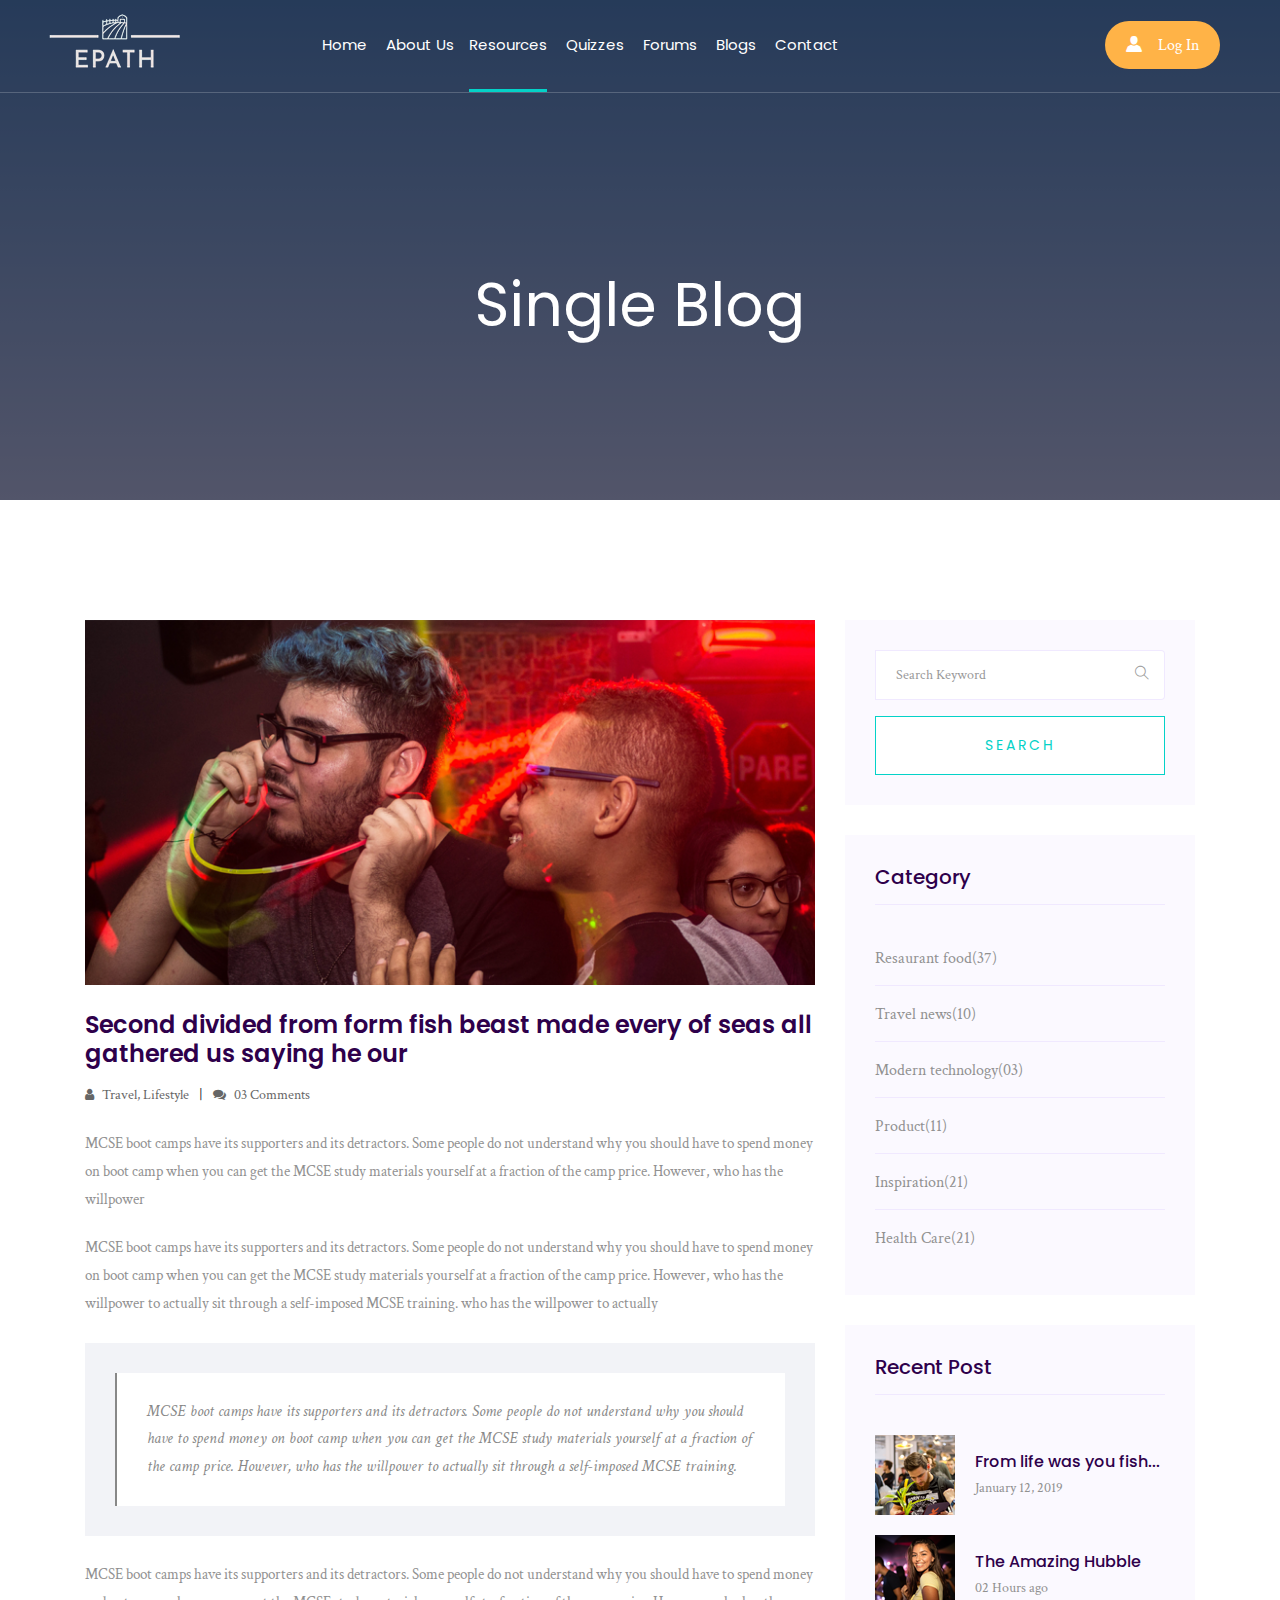
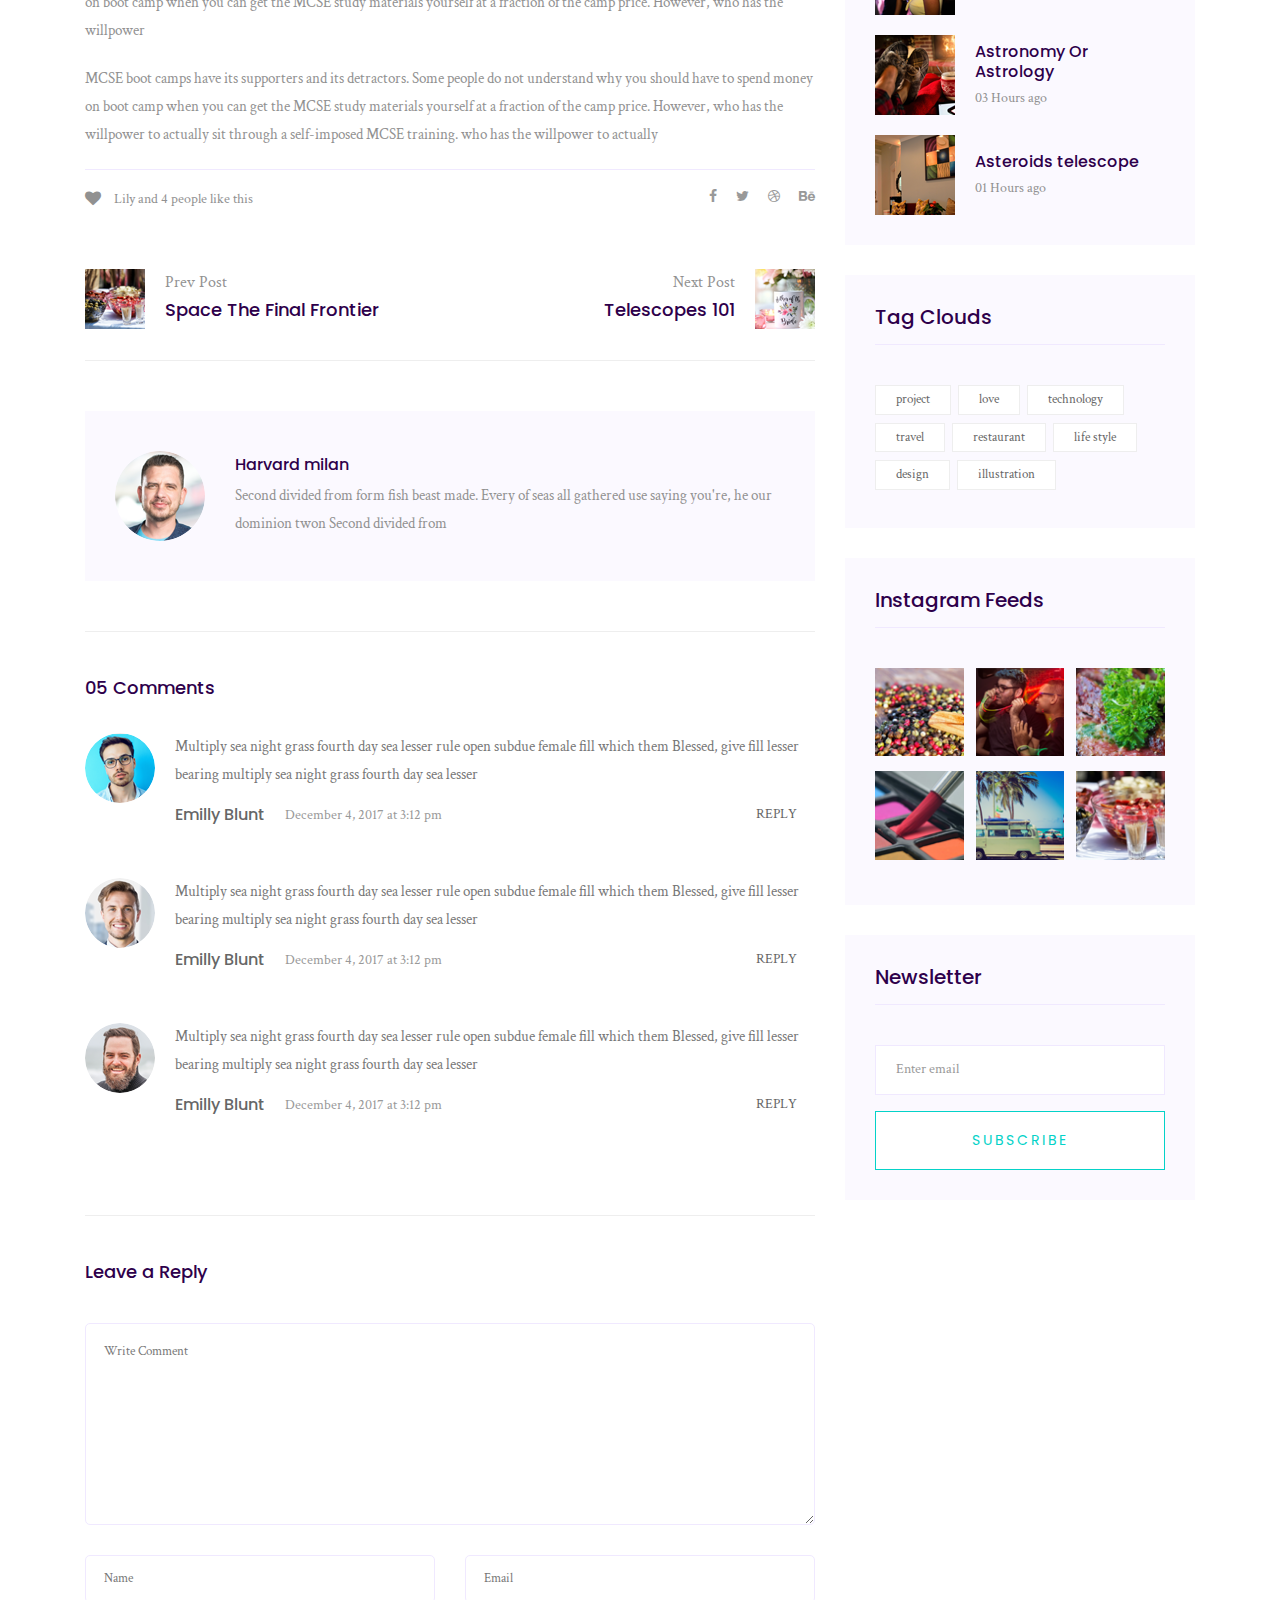
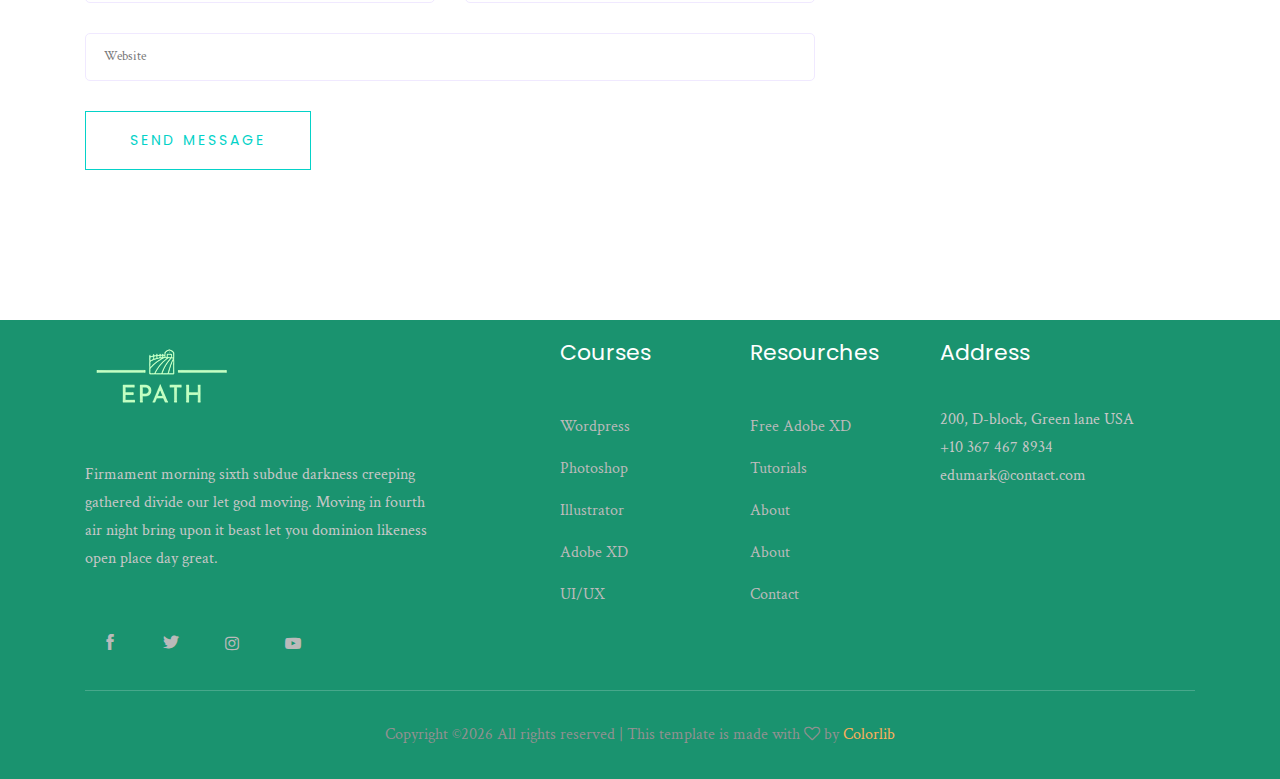
<file: single-page-blogs.html>
<!doctype html>
<html class="no-js" lang="zxx">

<head>
   <meta charset="utf-8">
   <meta http-equiv="x-ua-compatible" content="ie=edge">
   <title>Edumark</title>
   <meta name="description" content="">
   <meta name="viewport" content="width=device-width, initial-scale=1">

   <!-- <link rel="manifest" href="site.webmanifest"> -->
   <link rel="shortcut icon" type="image/x-icon" href="img/favicon.png">
   <!-- Place favicon.ico in the root directory -->

   <!-- CSS here -->
   <link rel="stylesheet" href="css/bootstrap.min.css">
   <link rel="stylesheet" href="css/owl.carousel.min.css">
   <link rel="stylesheet" href="css/magnific-popup.css">
   <link rel="stylesheet" href="css/font-awesome.min.css">
   <link rel="stylesheet" href="css/themify-icons.css">
   <link rel="stylesheet" href="css/nice-select.css">
   <link rel="stylesheet" href="css/flaticon.css">
   <link rel="stylesheet" href="css/gijgo.css">
   <link rel="stylesheet" href="css/animate.css">
   <link rel="stylesheet" href="css/slicknav.css">
   <link rel="stylesheet" href="css/style.css">
   <!-- <link rel="stylesheet" href="css/responsive.css"> -->
</head>

<body>
   <!--[if lte IE 9]>
            <p class="browserupgrade">You are using an <strong>outdated</strong> browser. Please <a href="https://browsehappy.com/">upgrade your browser</a> to improve your experience and security.</p>
        <![endif]-->

     <!-- header-start -->
     <header>
      <div class="header-area ">
          <div id="sticky-header" class="main-header-area">
              <div class="container-fluid p-0">
                  <div class="row align-items-center no-gutters">
                      <div class="col-xl-2 col-lg-2">
                          <div class="logo-img">
                              <a href="index.html">
                                  <img src="img/logo2.png" alt="">
                              </a>
                          </div>
                      </div>
                      <div class="col-xl-7 col-lg-7">
                          <div class="main-menu  d-none d-lg-block">
                              <nav>
                                  <ul id="navigation">
                                      <li><a href="index.html">home</a></li>
                                      <li><a href="about.html">about us</a>
                                      <li><a class="active" href="resources.html">resources</a></li>
                                      <li><a href="quizzes.html">quizzes</a></li>
                                      <li><a href="forums.html">forums</a></li>
                                      <li><a href="blogs.html">blogs </a>
                                      </li>
                                      <li><a href="contact.html">contact</a></li>
                                  </ul>
                                  
                              </nav>

                          </div>
                          
                      </div>

                      
                      <div class="col-xl-3 col-lg-3 d-none d-lg-block">
                          <div class="log_chat_area d-flex align-items-center">
                              
                              <a href="#test-form" class="login popup-with-form">
                                  <i class="flaticon-user"></i>
                                  <span>log in</span>
                              </a>
                          </div>
                      </div>
                      <div class="col-12">
                          <div class="mobile_menu d-block d-lg-none"></div>
                      </div>
                  </div>
              </div>
          </div>
      </div>
  </header>
  <!-- header-end -->
 
     <!-- bradcam_area_start -->
     <div class="bradcam_area breadcam_bg overlay2">
         <h3>Single Blog</h3>
     </div>
     <!-- bradcam_area_end -->

   <!--================Blog Area =================-->
   <section class="blog_area single-post-area section-padding">
      <div class="container">
         <div class="row">
            <div class="col-lg-8 posts-list">
               <div class="single-post">
                  <div class="feature-img">
                     <img class="img-fluid" src="img/blog/single_blog_1.png" alt="">
                  </div>
                  <div class="blog_details">
                     <h2>Second divided from form fish beast made every of seas
                        all gathered us saying he our
                     </h2>
                     <ul class="blog-info-link mt-3 mb-4">
                        <li><a href="#"><i class="fa fa-user"></i> Travel, Lifestyle</a></li>
                        <li><a href="#"><i class="fa fa-comments"></i> 03 Comments</a></li>
                     </ul>
                     <p class="excert">
                        MCSE boot camps have its supporters and its detractors. Some people do not understand why you
                        should have to spend money on boot camp when you can get the MCSE study materials yourself at a
                        fraction of the camp price. However, who has the willpower
                     </p>
                     <p>
                        MCSE boot camps have its supporters and its detractors. Some people do not understand why you
                        should have to spend money on boot camp when you can get the MCSE study materials yourself at a
                        fraction of the camp price. However, who has the willpower to actually sit through a
                        self-imposed MCSE training. who has the willpower to actually
                     </p>
                     <div class="quote-wrapper">
                        <div class="quotes">
                           MCSE boot camps have its supporters and its detractors. Some people do not understand why you
                           should have to spend money on boot camp when you can get the MCSE study materials yourself at
                           a fraction of the camp price. However, who has the willpower to actually sit through a
                           self-imposed MCSE training.
                        </div>
                     </div>
                     <p>
                        MCSE boot camps have its supporters and its detractors. Some people do not understand why you
                        should have to spend money on boot camp when you can get the MCSE study materials yourself at a
                        fraction of the camp price. However, who has the willpower
                     </p>
                     <p>
                        MCSE boot camps have its supporters and its detractors. Some people do not understand why you
                        should have to spend money on boot camp when you can get the MCSE study materials yourself at a
                        fraction of the camp price. However, who has the willpower to actually sit through a
                        self-imposed MCSE training. who has the willpower to actually
                     </p>
                  </div>
               </div>
               <div class="navigation-top">
                  <div class="d-sm-flex justify-content-between text-center">
                     <p class="like-info"><span class="align-middle"><i class="fa fa-heart"></i></span> Lily and 4
                        people like this</p>
                     <div class="col-sm-4 text-center my-2 my-sm-0">
                        <!-- <p class="comment-count"><span class="align-middle"><i class="fa fa-comment"></i></span> 06 Comments</p> -->
                     </div>
                     <ul class="social-icons">
                        <li><a href="#"><i class="fa fa-facebook-f"></i></a></li>
                        <li><a href="#"><i class="fa fa-twitter"></i></a></li>
                        <li><a href="#"><i class="fa fa-dribbble"></i></a></li>
                        <li><a href="#"><i class="fa fa-behance"></i></a></li>
                     </ul>
                  </div>
                  <div class="navigation-area">
                     <div class="row">
                        <div
                           class="col-lg-6 col-md-6 col-12 nav-left flex-row d-flex justify-content-start align-items-center">
                           <div class="thumb">
                              <a href="#">
                                 <img class="img-fluid" src="img/post/preview.png" alt="">
                              </a>
                           </div>
                           <div class="arrow">
                              <a href="#">
                                 <span class="lnr text-white ti-arrow-left"></span>
                              </a>
                           </div>
                           <div class="detials">
                              <p>Prev Post</p>
                              <a href="#">
                                 <h4>Space The Final Frontier</h4>
                              </a>
                           </div>
                        </div>
                        <div
                           class="col-lg-6 col-md-6 col-12 nav-right flex-row d-flex justify-content-end align-items-center">
                           <div class="detials">
                              <p>Next Post</p>
                              <a href="#">
                                 <h4>Telescopes 101</h4>
                              </a>
                           </div>
                           <div class="arrow">
                              <a href="#">
                                 <span class="lnr text-white ti-arrow-right"></span>
                              </a>
                           </div>
                           <div class="thumb">
                              <a href="#">
                                 <img class="img-fluid" src="img/post/next.png" alt="">
                              </a>
                           </div>
                        </div>
                     </div>
                  </div>
               </div>
               <div class="blog-author">
                  <div class="media align-items-center">
                     <img src="img/blog/author.png" alt="">
                     <div class="media-body">
                        <a href="#">
                           <h4>Harvard milan</h4>
                        </a>
                        <p>Second divided from form fish beast made. Every of seas all gathered use saying you're, he
                           our dominion twon Second divided from</p>
                     </div>
                  </div>
               </div>
               <div class="comments-area">
                  <h4>05 Comments</h4>
                  <div class="comment-list">
                     <div class="single-comment justify-content-between d-flex">
                        <div class="user justify-content-between d-flex">
                           <div class="thumb">
                              <img src="img/comment/comment_1.png" alt="">
                           </div>
                           <div class="desc">
                              <p class="comment">
                                 Multiply sea night grass fourth day sea lesser rule open subdue female fill which them
                                 Blessed, give fill lesser bearing multiply sea night grass fourth day sea lesser
                              </p>
                              <div class="d-flex justify-content-between">
                                 <div class="d-flex align-items-center">
                                    <h5>
                                       <a href="#">Emilly Blunt</a>
                                    </h5>
                                    <p class="date">December 4, 2017 at 3:12 pm </p>
                                 </div>
                                 <div class="reply-btn">
                                    <a href="#" class="btn-reply text-uppercase">reply</a>
                                 </div>
                              </div>
                           </div>
                        </div>
                     </div>
                  </div>
                  <div class="comment-list">
                     <div class="single-comment justify-content-between d-flex">
                        <div class="user justify-content-between d-flex">
                           <div class="thumb">
                              <img src="img/comment/comment_2.png" alt="">
                           </div>
                           <div class="desc">
                              <p class="comment">
                                 Multiply sea night grass fourth day sea lesser rule open subdue female fill which them
                                 Blessed, give fill lesser bearing multiply sea night grass fourth day sea lesser
                              </p>
                              <div class="d-flex justify-content-between">
                                 <div class="d-flex align-items-center">
                                    <h5>
                                       <a href="#">Emilly Blunt</a>
                                    </h5>
                                    <p class="date">December 4, 2017 at 3:12 pm </p>
                                 </div>
                                 <div class="reply-btn">
                                    <a href="#" class="btn-reply text-uppercase">reply</a>
                                 </div>
                              </div>
                           </div>
                        </div>
                     </div>
                  </div>
                  <div class="comment-list">
                     <div class="single-comment justify-content-between d-flex">
                        <div class="user justify-content-between d-flex">
                           <div class="thumb">
                              <img src="img/comment/comment_3.png" alt="">
                           </div>
                           <div class="desc">
                              <p class="comment">
                                 Multiply sea night grass fourth day sea lesser rule open subdue female fill which them
                                 Blessed, give fill lesser bearing multiply sea night grass fourth day sea lesser
                              </p>
                              <div class="d-flex justify-content-between">
                                 <div class="d-flex align-items-center">
                                    <h5>
                                       <a href="#">Emilly Blunt</a>
                                    </h5>
                                    <p class="date">December 4, 2017 at 3:12 pm </p>
                                 </div>
                                 <div class="reply-btn">
                                    <a href="#" class="btn-reply text-uppercase">reply</a>
                                 </div>
                              </div>
                           </div>
                        </div>
                     </div>
                  </div>
               </div>
               <div class="comment-form">
                  <h4>Leave a Reply</h4>
                  <form class="form-contact comment_form" action="#" id="commentForm">
                     <div class="row">
                        <div class="col-12">
                           <div class="form-group">
                              <textarea class="form-control w-100" name="comment" id="comment" cols="30" rows="9"
                                 placeholder="Write Comment"></textarea>
                           </div>
                        </div>
                        <div class="col-sm-6">
                           <div class="form-group">
                              <input class="form-control" name="name" id="name" type="text" placeholder="Name">
                           </div>
                        </div>
                        <div class="col-sm-6">
                           <div class="form-group">
                              <input class="form-control" name="email" id="email" type="email" placeholder="Email">
                           </div>
                        </div>
                        <div class="col-12">
                           <div class="form-group">
                              <input class="form-control" name="website" id="website" type="text" placeholder="Website">
                           </div>
                        </div>
                     </div>
                     <div class="form-group">
                        <button type="submit" class="button button-contactForm btn_1 boxed-btn">Send Message</button>
                     </div>
                  </form>
               </div>
            </div>
            <div class="col-lg-4">
               <div class="blog_right_sidebar">
                  <aside class="single_sidebar_widget search_widget">
                     <form action="#">
                        <div class="form-group">
                           <div class="input-group mb-3">
                              <input type="text" class="form-control" placeholder='Search Keyword'
                                 onfocus="this.placeholder = ''" onblur="this.placeholder = 'Search Keyword'">
                              <div class="input-group-append">
                                 <button class="btn" type="button"><i class="ti-search"></i></button>
                              </div>
                           </div>
                        </div>
                        <button class="button rounded-0 primary-bg text-white w-100 btn_1 boxed-btn"
                           type="submit">Search</button>
                     </form>
                  </aside>
                  <aside class="single_sidebar_widget post_category_widget">
                     <h4 class="widget_title">Category</h4>
                     <ul class="list cat-list">
                        <li>
                           <a href="#" class="d-flex">
                              <p>Resaurant food</p>
                              <p>(37)</p>
                           </a>
                        </li>
                        <li>
                           <a href="#" class="d-flex">
                              <p>Travel news</p>
                              <p>(10)</p>
                           </a>
                        </li>
                        <li>
                           <a href="#" class="d-flex">
                              <p>Modern technology</p>
                              <p>(03)</p>
                           </a>
                        </li>
                        <li>
                           <a href="#" class="d-flex">
                              <p>Product</p>
                              <p>(11)</p>
                           </a>
                        </li>
                        <li>
                           <a href="#" class="d-flex">
                              <p>Inspiration</p>
                              <p>(21)</p>
                           </a>
                        </li>
                        <li>
                           <a href="#" class="d-flex">
                              <p>Health Care</p>
                              <p>(21)</p>
                           </a>
                        </li>
                     </ul>
                  </aside>
                  <aside class="single_sidebar_widget popular_post_widget">
                     <h3 class="widget_title">Recent Post</h3>
                     <div class="media post_item">
                        <img src="img/post/post_1.png" alt="post">
                        <div class="media-body">
                           <a href="single-blog.html">
                              <h3>From life was you fish...</h3>
                           </a>
                           <p>January 12, 2019</p>
                        </div>
                     </div>
                     <div class="media post_item">
                        <img src="img/post/post_2.png" alt="post">
                        <div class="media-body">
                           <a href="single-blog.html">
                              <h3>The Amazing Hubble</h3>
                           </a>
                           <p>02 Hours ago</p>
                        </div>
                     </div>
                     <div class="media post_item">
                        <img src="img/post/post_3.png" alt="post">
                        <div class="media-body">
                           <a href="single-blog.html">
                              <h3>Astronomy Or Astrology</h3>
                           </a>
                           <p>03 Hours ago</p>
                        </div>
                     </div>
                     <div class="media post_item">
                        <img src="img/post/post_4.png" alt="post">
                        <div class="media-body">
                           <a href="single-blog.html">
                              <h3>Asteroids telescope</h3>
                           </a>
                           <p>01 Hours ago</p>
                        </div>
                     </div>
                  </aside>
                  <aside class="single_sidebar_widget tag_cloud_widget">
                     <h4 class="widget_title">Tag Clouds</h4>
                     <ul class="list">
                        <li>
                           <a href="#">project</a>
                        </li>
                        <li>
                           <a href="#">love</a>
                        </li>
                        <li>
                           <a href="#">technology</a>
                        </li>
                        <li>
                           <a href="#">travel</a>
                        </li>
                        <li>
                           <a href="#">restaurant</a>
                        </li>
                        <li>
                           <a href="#">life style</a>
                        </li>
                        <li>
                           <a href="#">design</a>
                        </li>
                        <li>
                           <a href="#">illustration</a>
                        </li>
                     </ul>
                  </aside>
                  <aside class="single_sidebar_widget instagram_feeds">
                     <h4 class="widget_title">Instagram Feeds</h4>
                     <ul class="instagram_row flex-wrap">
                        <li>
                           <a href="#">
                              <img class="img-fluid" src="img/post/post_5.png" alt="">
                           </a>
                        </li>
                        <li>
                           <a href="#">
                              <img class="img-fluid" src="img/post/post_6.png" alt="">
                           </a>
                        </li>
                        <li>
                           <a href="#">
                              <img class="img-fluid" src="img/post/post_7.png" alt="">
                           </a>
                        </li>
                        <li>
                           <a href="#">
                              <img class="img-fluid" src="img/post/post_8.png" alt="">
                           </a>
                        </li>
                        <li>
                           <a href="#">
                              <img class="img-fluid" src="img/post/post_9.png" alt="">
                           </a>
                        </li>
                        <li>
                           <a href="#">
                              <img class="img-fluid" src="img/post/post_10.png" alt="">
                           </a>
                        </li>
                     </ul>
                  </aside>
                  <aside class="single_sidebar_widget newsletter_widget">
                     <h4 class="widget_title">Newsletter</h4>
                     <form action="#">
                        <div class="form-group">
                           <input type="email" class="form-control" onfocus="this.placeholder = ''"
                              onblur="this.placeholder = 'Enter email'" placeholder='Enter email' required>
                        </div>
                        <button class="button rounded-0 primary-bg text-white w-100 btn_1 boxed-btn"
                           type="submit">Subscribe</button>
                     </form>
                  </aside>
               </div>
            </div>
         </div>
      </div>
   </section>
   <!--================ Blog Area end =================-->

    <!-- footer -->
    <footer class="footer footer_bg_1">
      <div class="footer_top">
          <div class="container">
              <div class="row">
                  <div class="col-xl-4 col-md-6 col-lg-4">
                      <div class="footer_widget">
                          <div class="footer_logo">
                              <a href="#">
                                  <img src="img/logo.png" alt="">
                              </a>
                          </div>
                          <p>
                              Firmament morning sixth subdue darkness creeping gathered divide our let god moving.
                              Moving in fourth air night bring upon it beast let you dominion likeness open place day
                              great.
                          </p>
                          <div class="socail_links">
                              <ul>
                                  <li>
                                      <a href="#">
                                          <i class="ti-facebook"></i>
                                      </a>
                                  </li>
                                  <li>
                                      <a href="#">
                                          <i class="ti-twitter-alt"></i>
                                      </a>
                                  </li>
                                  <li>
                                      <a href="#">
                                          <i class="fa fa-instagram"></i>
                                      </a>
                                  </li>
                                  <li>
                                      <a href="#">
                                          <i class="fa fa-youtube-play"></i>
                                      </a>
                                  </li>
                              </ul>
                          </div>

                      </div>
                  </div>
                  <div class="col-xl-2 offset-xl-1 col-md-6 col-lg-3">
                      <div class="footer_widget">
                          <h3 class="footer_title">
                              Courses
                          </h3>
                          <ul>
                              <li><a href="#">Wordpress</a></li>
                              <li><a href="#"> Photoshop</a></li>
                              <li><a href="#">Illustrator</a></li>
                              <li><a href="#">Adobe XD</a></li>
                              <li><a href="#">UI/UX</a></li>
                          </ul>

                      </div>
                  </div>
                  <div class="col-xl-2 col-md-6 col-lg-2">
                      <div class="footer_widget">
                          <h3 class="footer_title">
                              Resourches
                          </h3>
                          <ul>
                              <li><a href="#">Free Adobe XD</a></li>
                              <li><a href="#">Tutorials</a></li>
                              <li><a href="#">About</a></li>
                              <li><a href="#"> About</a></li>
                              <li><a href="#"> Contact</a></li>
                          </ul>
                      </div>
                  </div>
                  <div class="col-xl-3 col-md-6 col-lg-3">
                      <div class="footer_widget">
                          <h3 class="footer_title">
                              Address
                          </h3>
                          <p>
                              200, D-block, Green lane USA <br>
                              +10 367 467 8934 <br>
                              edumark@contact.com
                          </p>
                      </div>
                  </div>
              </div>
          </div>
      </div>
      <div class="copy-right_text">
          <div class="container">
              <div class="footer_border"></div>
              <div class="row">
                  <div class="col-xl-12">
                      <p class="copy_right text-center">
                          <!-- Link back to Colorlib can't be removed. Template is licensed under CC BY 3.0. -->
Copyright &copy;<script>document.write(new Date().getFullYear());</script> All rights reserved | This template is made with <i class="fa fa-heart-o" aria-hidden="true"></i> by <a href="https://colorlib.com" target="_blank">Colorlib</a>
<!-- Link back to Colorlib can't be removed. Template is licensed under CC BY 3.0. -->
                      </p>
                  </div>
              </div>
          </div>
      </div>
  </footer>
  <!-- footer -->
     <!-- link that opens popup -->
 
     <!-- form itself end-->
    <form id="test-form" class="white-popup-block mfp-hide">
      <div class="popup_box ">
          <div class="popup_inner">
              <div class="logo text-center">
                  <a href="#">
                      <img src="img/logo2.png" alt="">
                  </a>
              </div>
              <h3>Sign in</h3>
              <form action="#">
                  <div class="row">
                      <div class="col-xl-12 col-md-12">
                          <input type="email" placeholder="Enter email">
                      </div>
                      <div class="col-xl-12 col-md-12">
                          <input type="password" placeholder="Password">
                      </div>
                      <div class="col-xl-12">
                          <button type="submit" class="boxed_btn_orange">Sign in</button>
                      </div>
                  </div>
              </form>
              <p class="doen_have_acc">Don’t have an account? <a class="dont-hav-acc" href="#test-form2">Sign Up</a>
              </p>
          </div>
      </div>
  </form>
  <!-- form itself end -->

  <!-- form itself end-->
  <form id="test-form2" class="white-popup-block mfp-hide">
      <div class="popup_box ">
          <div class="popup_inner">
              <div class="logo text-center">
                  <a href="#">
                      <img src="img/logo2.png" alt="">
                  </a>
              </div>
              <h3>Registration</h3>
              <form action="#">
                  <div class="row">
                      <div class="col-xl-12 col-md-12">
                          <input type="email" placeholder="Enter email">
                      </div>
                      <div class="col-xl-12 col-md-12">
                          <input type="password" placeholder="Password">
                      </div>
                      <div class="col-xl-12 col-md-12">
                          <input type="Password" placeholder="Confirm password">
                      </div>
                    
                      <div class="col-xl-12 col-md-12">
                          <input type="Password" placeholder="Confirm password">
                      </div>
                      <div class="col-xl-12 col-md-12">
                          <input type="Age" placeholder="Age">
                      </div>
                      <div class="col-xl-12 col-md-12">
                          <input type="High school" placeholder="Year of High School Completion">
                      </div>
                      
                      <div class="col-xl-12">
                          <button type="submit" class="boxed_btn_orange">Sign Up</button>
                      </div>
                  </div>
              </form>
          </div>
      </div>
  </form>
  <!-- form itself end -->


   <!-- JS here -->
   <script src="js/vendor/modernizr-3.5.0.min.js"></script>
   <script src="js/vendor/jquery-1.12.4.min.js"></script>
   <script src="js/popper.min.js"></script>
   <script src="js/bootstrap.min.js"></script>
   <script src="js/owl.carousel.min.js"></script>
   <script src="js/isotope.pkgd.min.js"></script>
   <script src="js/ajax-form.js"></script>
   <script src="js/waypoints.min.js"></script>
   <script src="js/jquery.counterup.min.js"></script>
   <script src="js/imagesloaded.pkgd.min.js"></script>
   <script src="js/scrollIt.js"></script>
   <script src="js/jquery.scrollUp.min.js"></script>
   <script src="js/wow.min.js"></script>
   <script src="js/nice-select.min.js"></script>
   <script src="js/jquery.slicknav.min.js"></script>
   <script src="js/jquery.magnific-popup.min.js"></script>
   <script src="js/plugins.js"></script>
   <script src="js/gijgo.min.js"></script>

   <!--contact js-->
   <script src="js/contact.js"></script>
   <script src="js/jquery.ajaxchimp.min.js"></script>
   <script src="js/jquery.form.js"></script>
   <script src="js/jquery.validate.min.js"></script>
   <script src="js/mail-script.js"></script>

   <script src="js/main.js"></script>
</body>

</html>
</file>
<file: css/themify-icons.css>
@font-face {
	font-family: 'themify';
	src:url('../fonts/themify.eot?-fvbane');
	src:url('../fonts/themify.eot?#iefix-fvbane') format('embedded-opentype'),
		url('../fonts/themify.woff?-fvbane') format('woff'),
		url('../fonts/themify.ttf?-fvbane') format('truetype'),
		url('../fonts/themify.svg?-fvbane#themify') format('svg');
	font-weight: normal;
	font-style: normal;
}

[class^="ti-"], [class*=" ti-"] {
	font-family: 'themify';
	/* speak: none; */
	font-style: normal;
	font-weight: normal;
	font-variant: normal;
	text-transform: none;
	line-height: 1;

	/* Better Font Rendering =========== */
	-webkit-font-smoothing: antialiased;
	-moz-osx-font-smoothing: grayscale;
}

.ti-wand:before {
	content: "\e600";
}
.ti-volume:before {
	content: "\e601";
}
.ti-user:before {
	content: "\e602";
}
.ti-unlock:before {
	content: "\e603";
}
.ti-unlink:before {
	content: "\e604";
}
.ti-trash:before {
	content: "\e605";
}
.ti-thought:before {
	content: "\e606";
}
.ti-target:before {
	content: "\e607";
}
.ti-tag:before {
	content: "\e608";
}
.ti-tablet:before {
	content: "\e609";
}
.ti-star:before {
	content: "\e60a";
}
.ti-spray:before {
	content: "\e60b";
}
.ti-signal:before {
	content: "\e60c";
}
.ti-shopping-cart:before {
	content: "\e60d";
}
.ti-shopping-cart-full:before {
	content: "\e60e";
}
.ti-settings:before {
	content: "\e60f";
}
.ti-search:before {
	content: "\e610";
}
.ti-zoom-in:before {
	content: "\e611";
}
.ti-zoom-out:before {
	content: "\e612";
}
.ti-cut:before {
	content: "\e613";
}
.ti-ruler:before {
	content: "\e614";
}
.ti-ruler-pencil:before {
	content: "\e615";
}
.ti-ruler-alt:before {
	content: "\e616";
}
.ti-bookmark:before {
	content: "\e617";
}
.ti-bookmark-alt:before {
	content: "\e618";
}
.ti-reload:before {
	content: "\e619";
}
.ti-plus:before {
	content: "\e61a";
}
.ti-pin:before {
	content: "\e61b";
}
.ti-pencil:before {
	content: "\e61c";
}
.ti-pencil-alt:before {
	content: "\e61d";
}
.ti-paint-roller:before {
	content: "\e61e";
}
.ti-paint-bucket:before {
	content: "\e61f";
}
.ti-na:before {
	content: "\e620";
}
.ti-mobile:before {
	content: "\e621";
}
.ti-minus:before {
	content: "\e622";
}
.ti-medall:before {
	content: "\e623";
}
.ti-medall-alt:before {
	content: "\e624";
}
.ti-marker:before {
	content: "\e625";
}
.ti-marker-alt:before {
	content: "\e626";
}
.ti-arrow-up:before {
	content: "\e627";
}
.ti-arrow-right:before {
	content: "\e628";
}
.ti-arrow-left:before {
	content: "\e629";
}
.ti-arrow-down:before {
	content: "\e62a";
}
.ti-lock:before {
	content: "\e62b";
}
.ti-location-arrow:before {
	content: "\e62c";
}
.ti-link:before {
	content: "\e62d";
}
.ti-layout:before {
	content: "\e62e";
}
.ti-layers:before {
	content: "\e62f";
}
.ti-layers-alt:before {
	content: "\e630";
}
.ti-key:before {
	content: "\e631";
}
.ti-import:before {
	content: "\e632";
}
.ti-image:before {
	content: "\e633";
}
.ti-heart:before {
	content: "\e634";
}
.ti-heart-broken:before {
	content: "\e635";
}
.ti-hand-stop:before {
	content: "\e636";
}
.ti-hand-open:before {
	content: "\e637";
}
.ti-hand-drag:before {
	content: "\e638";
}
.ti-folder:before {
	content: "\e639";
}
.ti-flag:before {
	content: "\e63a";
}
.ti-flag-alt:before {
	content: "\e63b";
}
.ti-flag-alt-2:before {
	content: "\e63c";
}
.ti-eye:before {
	content: "\e63d";
}
.ti-export:before {
	content: "\e63e";
}
.ti-exchange-vertical:before {
	content: "\e63f";
}
.ti-desktop:before {
	content: "\e640";
}
.ti-cup:before {
	content: "\e641";
}
.ti-crown:before {
	content: "\e642";
}
.ti-comments:before {
	content: "\e643";
}
.ti-comment:before {
	content: "\e644";
}
.ti-comment-alt:before {
	content: "\e645";
}
.ti-close:before {
	content: "\e646";
}
.ti-clip:before {
	content: "\e647";
}
.ti-angle-up:before {
	content: "\e648";
}
.ti-angle-right:before {
	content: "\e649";
}
.ti-angle-left:before {
	content: "\e64a";
}
.ti-angle-down:before {
	content: "\e64b";
}
.ti-check:before {
	content: "\e64c";
}
.ti-check-box:before {
	content: "\e64d";
}
.ti-camera:before {
	content: "\e64e";
}
.ti-announcement:before {
	content: "\e64f";
}
.ti-brush:before {
	content: "\e650";
}
.ti-briefcase:before {
	content: "\e651";
}
.ti-bolt:before {
	content: "\e652";
}
.ti-bolt-alt:before {
	content: "\e653";
}
.ti-blackboard:before {
	content: "\e654";
}
.ti-bag:before {
	content: "\e655";
}
.ti-move:before {
	content: "\e656";
}
.ti-arrows-vertical:before {
	content: "\e657";
}
.ti-arrows-horizontal:before {
	content: "\e658";
}
.ti-fullscreen:before {
	content: "\e659";
}
.ti-arrow-top-right:before {
	content: "\e65a";
}
.ti-arrow-top-left:before {
	content: "\e65b";
}
.ti-arrow-circle-up:before {
	content: "\e65c";
}
.ti-arrow-circle-right:before {
	content: "\e65d";
}
.ti-arrow-circle-left:before {
	content: "\e65e";
}
.ti-arrow-circle-down:before {
	content: "\e65f";
}
.ti-angle-double-up:before {
	content: "\e660";
}
.ti-angle-double-right:before {
	content: "\e661";
}
.ti-angle-double-left:before {
	content: "\e662";
}
.ti-angle-double-down:before {
	content: "\e663";
}
.ti-zip:before {
	content: "\e664";
}
.ti-world:before {
	content: "\e665";
}
.ti-wheelchair:before {
	content: "\e666";
}
.ti-view-list:before {
	content: "\e667";
}
.ti-view-list-alt:before {
	content: "\e668";
}
.ti-view-grid:before {
	content: "\e669";
}
.ti-uppercase:before {
	content: "\e66a";
}
.ti-upload:before {
	content: "\e66b";
}
.ti-underline:before {
	content: "\e66c";
}
.ti-truck:before {
	content: "\e66d";
}
.ti-timer:before {
	content: "\e66e";
}
.ti-ticket:before {
	content: "\e66f";
}
.ti-thumb-up:before {
	content: "\e670";
}
.ti-thumb-down:before {
	content: "\e671";
}
.ti-text:before {
	content: "\e672";
}
.ti-stats-up:before {
	content: "\e673";
}
.ti-stats-down:before {
	content: "\e674";
}
.ti-split-v:before {
	content: "\e675";
}
.ti-split-h:before {
	content: "\e676";
}
.ti-smallcap:before {
	content: "\e677";
}
.ti-shine:before {
	content: "\e678";
}
.ti-shift-right:before {
	content: "\e679";
}
.ti-shift-left:before {
	content: "\e67a";
}
.ti-shield:before {
	content: "\e67b";
}
.ti-notepad:before {
	content: "\e67c";
}
.ti-server:before {
	content: "\e67d";
}
.ti-quote-right:before {
	content: "\e67e";
}
.ti-quote-left:before {
	content: "\e67f";
}
.ti-pulse:before {
	content: "\e680";
}
.ti-printer:before {
	content: "\e681";
}
.ti-power-off:before {
	content: "\e682";
}
.ti-plug:before {
	content: "\e683";
}
.ti-pie-chart:before {
	content: "\e684";
}
.ti-paragraph:before {
	content: "\e685";
}
.ti-panel:before {
	content: "\e686";
}
.ti-package:before {
	content: "\e687";
}
.ti-music:before {
	content: "\e688";
}
.ti-music-alt:before {
	content: "\e689";
}
.ti-mouse:before {
	content: "\e68a";
}
.ti-mouse-alt:before {
	content: "\e68b";
}
.ti-money:before {
	content: "\e68c";
}
.ti-microphone:before {
	content: "\e68d";
}
.ti-menu:before {
	content: "\e68e";
}
.ti-menu-alt:before {
	content: "\e68f";
}
.ti-map:before {
	content: "\e690";
}
.ti-map-alt:before {
	content: "\e691";
}
.ti-loop:before {
	content: "\e692";
}
.ti-location-pin:before {
	content: "\e693";
}
.ti-list:before {
	content: "\e694";
}
.ti-light-bulb:before {
	content: "\e695";
}
.ti-Italic:before {
	content: "\e696";
}
.ti-info:before {
	content: "\e697";
}
.ti-infinite:before {
	content: "\e698";
}
.ti-id-badge:before {
	content: "\e699";
}
.ti-hummer:before {
	content: "\e69a";
}
.ti-home:before {
	content: "\e69b";
}
.ti-help:before {
	content: "\e69c";
}
.ti-headphone:before {
	content: "\e69d";
}
.ti-harddrives:before {
	content: "\e69e";
}
.ti-harddrive:before {
	content: "\e69f";
}
.ti-gift:before {
	content: "\e6a0";
}
.ti-game:before {
	content: "\e6a1";
}
.ti-filter:before {
	content: "\e6a2";
}
.ti-files:before {
	content: "\e6a3";
}
.ti-file:before {
	content: "\e6a4";
}
.ti-eraser:before {
	content: "\e6a5";
}
.ti-envelope:before {
	content: "\e6a6";
}
.ti-download:before {
	content: "\e6a7";
}
.ti-direction:before {
	content: "\e6a8";
}
.ti-direction-alt:before {
	content: "\e6a9";
}
.ti-dashboard:before {
	content: "\e6aa";
}
.ti-control-stop:before {
	content: "\e6ab";
}
.ti-control-shuffle:before {
	content: "\e6ac";
}
.ti-control-play:before {
	content: "\e6ad";
}
.ti-control-pause:before {
	content: "\e6ae";
}
.ti-control-forward:before {
	content: "\e6af";
}
.ti-control-backward:before {
	content: "\e6b0";
}
.ti-cloud:before {
	content: "\e6b1";
}
.ti-cloud-up:before {
	content: "\e6b2";
}
.ti-cloud-down:before {
	content: "\e6b3";
}
.ti-clipboard:before {
	content: "\e6b4";
}
.ti-car:before {
	content: "\e6b5";
}
.ti-calendar:before {
	content: "\e6b6";
}
.ti-book:before {
	content: "\e6b7";
}
.ti-bell:before {
	content: "\e6b8";
}
.ti-basketball:before {
	content: "\e6b9";
}
.ti-bar-chart:before {
	content: "\e6ba";
}
.ti-bar-chart-alt:before {
	content: "\e6bb";
}
.ti-back-right:before {
	content: "\e6bc";
}
.ti-back-left:before {
	content: "\e6bd";
}
.ti-arrows-corner:before {
	content: "\e6be";
}
.ti-archive:before {
	content: "\e6bf";
}
.ti-anchor:before {
	content: "\e6c0";
}
.ti-align-right:before {
	content: "\e6c1";
}
.ti-align-left:before {
	content: "\e6c2";
}
.ti-align-justify:before {
	content: "\e6c3";
}
.ti-align-center:before {
	content: "\e6c4";
}
.ti-alert:before {
	content: "\e6c5";
}
.ti-alarm-clock:before {
	content: "\e6c6";
}
.ti-agenda:before {
	content: "\e6c7";
}
.ti-write:before {
	content: "\e6c8";
}
.ti-window:before {
	content: "\e6c9";
}
.ti-widgetized:before {
	content: "\e6ca";
}
.ti-widget:before {
	content: "\e6cb";
}
.ti-widget-alt:before {
	content: "\e6cc";
}
.ti-wallet:before {
	content: "\e6cd";
}
.ti-video-clapper:before {
	content: "\e6ce";
}
.ti-video-camera:before {
	content: "\e6cf";
}
.ti-vector:before {
	content: "\e6d0";
}
.ti-themify-logo:before {
	content: "\e6d1";
}
.ti-themify-favicon:before {
	content: "\e6d2";
}
.ti-themify-favicon-alt:before {
	content: "\e6d3";
}
.ti-support:before {
	content: "\e6d4";
}
.ti-stamp:before {
	content: "\e6d5";
}
.ti-split-v-alt:before {
	content: "\e6d6";
}
.ti-slice:before {
	content: "\e6d7";
}
.ti-shortcode:before {
	content: "\e6d8";
}
.ti-shift-right-alt:before {
	content: "\e6d9";
}
.ti-shift-left-alt:before {
	content: "\e6da";
}
.ti-ruler-alt-2:before {
	content: "\e6db";
}
.ti-receipt:before {
	content: "\e6dc";
}
.ti-pin2:before {
	content: "\e6dd";
}
.ti-pin-alt:before {
	content: "\e6de";
}
.ti-pencil-alt2:before {
	content: "\e6df";
}
.ti-palette:before {
	content: "\e6e0";
}
.ti-more:before {
	content: "\e6e1";
}
.ti-more-alt:before {
	content: "\e6e2";
}
.ti-microphone-alt:before {
	content: "\e6e3";
}
.ti-magnet:before {
	content: "\e6e4";
}
.ti-line-double:before {
	content: "\e6e5";
}
.ti-line-dotted:before {
	content: "\e6e6";
}
.ti-line-dashed:before {
	content: "\e6e7";
}
.ti-layout-width-full:before {
	content: "\e6e8";
}
.ti-layout-width-default:before {
	content: "\e6e9";
}
.ti-layout-width-default-alt:before {
	content: "\e6ea";
}
.ti-layout-tab:before {
	content: "\e6eb";
}
.ti-layout-tab-window:before {
	content: "\e6ec";
}
.ti-layout-tab-v:before {
	content: "\e6ed";
}
.ti-layout-tab-min:before {
	content: "\e6ee";
}
.ti-layout-slider:before {
	content: "\e6ef";
}
.ti-layout-slider-alt:before {
	content: "\e6f0";
}
.ti-layout-sidebar-right:before {
	content: "\e6f1";
}
.ti-layout-sidebar-none:before {
	content: "\e6f2";
}
.ti-layout-sidebar-left:before {
	content: "\e6f3";
}
.ti-layout-placeholder:before {
	content: "\e6f4";
}
.ti-layout-menu:before {
	content: "\e6f5";
}
.ti-layout-menu-v:before {
	content: "\e6f6";
}
.ti-layout-menu-separated:before {
	content: "\e6f7";
}
.ti-layout-menu-full:before {
	content: "\e6f8";
}
.ti-layout-media-right-alt:before {
	content: "\e6f9";
}
.ti-layout-media-right:before {
	content: "\e6fa";
}
.ti-layout-media-overlay:before {
	content: "\e6fb";
}
.ti-layout-media-overlay-alt:before {
	content: "\e6fc";
}
.ti-layout-media-overlay-alt-2:before {
	content: "\e6fd";
}
.ti-layout-media-left-alt:before {
	content: "\e6fe";
}
.ti-layout-media-left:before {
	content: "\e6ff";
}
.ti-layout-media-center-alt:before {
	content: "\e700";
}
.ti-layout-media-center:before {
	content: "\e701";
}
.ti-layout-list-thumb:before {
	content: "\e702";
}
.ti-layout-list-thumb-alt:before {
	content: "\e703";
}
.ti-layout-list-post:before {
	content: "\e704";
}
.ti-layout-list-large-image:before {
	content: "\e705";
}
.ti-layout-line-solid:before {
	content: "\e706";
}
.ti-layout-grid4:before {
	content: "\e707";
}
.ti-layout-grid3:before {
	content: "\e708";
}
.ti-layout-grid2:before {
	content: "\e709";
}
.ti-layout-grid2-thumb:before {
	content: "\e70a";
}
.ti-layout-cta-right:before {
	content: "\e70b";
}
.ti-layout-cta-left:before {
	content: "\e70c";
}
.ti-layout-cta-center:before {
	content: "\e70d";
}
.ti-layout-cta-btn-right:before {
	content: "\e70e";
}
.ti-layout-cta-btn-left:before {
	content: "\e70f";
}
.ti-layout-column4:before {
	content: "\e710";
}
.ti-layout-column3:before {
	content: "\e711";
}
.ti-layout-column2:before {
	content: "\e712";
}
.ti-layout-accordion-separated:before {
	content: "\e713";
}
.ti-layout-accordion-merged:before {
	content: "\e714";
}
.ti-layout-accordion-list:before {
	content: "\e715";
}
.ti-ink-pen:before {
	content: "\e716";
}
.ti-info-alt:before {
	content: "\e717";
}
.ti-help-alt:before {
	content: "\e718";
}
.ti-headphone-alt:before {
	content: "\e719";
}
.ti-hand-point-up:before {
	content: "\e71a";
}
.ti-hand-point-right:before {
	content: "\e71b";
}
.ti-hand-point-left:before {
	content: "\e71c";
}
.ti-hand-point-down:before {
	content: "\e71d";
}
.ti-gallery:before {
	content: "\e71e";
}
.ti-face-smile:before {
	content: "\e71f";
}
.ti-face-sad:before {
	content: "\e720";
}
.ti-credit-card:before {
	content: "\e721";
}
.ti-control-skip-forward:before {
	content: "\e722";
}
.ti-control-skip-backward:before {
	content: "\e723";
}
.ti-control-record:before {
	content: "\e724";
}
.ti-control-eject:before {
	content: "\e725";
}
.ti-comments-smiley:before {
	content: "\e726";
}
.ti-brush-alt:before {
	content: "\e727";
}
.ti-youtube:before {
	content: "\e728";
}
.ti-vimeo:before {
	content: "\e729";
}
.ti-twitter:before {
	content: "\e72a";
}
.ti-time:before {
	content: "\e72b";
}
.ti-tumblr:before {
	content: "\e72c";
}
.ti-skype:before {
	content: "\e72d";
}
.ti-share:before {
	content: "\e72e";
}
.ti-share-alt:before {
	content: "\e72f";
}
.ti-rocket:before {
	content: "\e730";
}
.ti-pinterest:before {
	content: "\e731";
}
.ti-new-window:before {
	content: "\e732";
}
.ti-microsoft:before {
	content: "\e733";
}
.ti-list-ol:before {
	content: "\e734";
}
.ti-linkedin:before {
	content: "\e735";
}
.ti-layout-sidebar-2:before {
	content: "\e736";
}
.ti-layout-grid4-alt:before {
	content: "\e737";
}
.ti-layout-grid3-alt:before {
	content: "\e738";
}
.ti-layout-grid2-alt:before {
	content: "\e739";
}
.ti-layout-column4-alt:before {
	content: "\e73a";
}
.ti-layout-column3-alt:before {
	content: "\e73b";
}
.ti-layout-column2-alt:before {
	content: "\e73c";
}
.ti-instagram:before {
	content: "\e73d";
}
.ti-google:before {
	content: "\e73e";
}
.ti-github:before {
	content: "\e73f";
}
.ti-flickr:before {
	content: "\e740";
}
.ti-facebook:before {
	content: "\e741";
}
.ti-dropbox:before {
	content: "\e742";
}
.ti-dribbble:before {
	content: "\e743";
}
.ti-apple:before {
	content: "\e744";
}
.ti-android:before {
	content: "\e745";
}
.ti-save:before {
	content: "\e746";
}
.ti-save-alt:before {
	content: "\e747";
}
.ti-yahoo:before {
	content: "\e748";
}
.ti-wordpress:before {
	content: "\e749";
}
.ti-vimeo-alt:before {
	content: "\e74a";
}
.ti-twitter-alt:before {
	content: "\e74b";
}
.ti-tumblr-alt:before {
	content: "\e74c";
}
.ti-trello:before {
	content: "\e74d";
}
.ti-stack-overflow:before {
	content: "\e74e";
}
.ti-soundcloud:before {
	content: "\e74f";
}
.ti-sharethis:before {
	content: "\e750";
}
.ti-sharethis-alt:before {
	content: "\e751";
}
.ti-reddit:before {
	content: "\e752";
}
.ti-pinterest-alt:before {
	content: "\e753";
}
.ti-microsoft-alt:before {
	content: "\e754";
}
.ti-linux:before {
	content: "\e755";
}
.ti-jsfiddle:before {
	content: "\e756";
}
.ti-joomla:before {
	content: "\e757";
}
.ti-html5:before {
	content: "\e758";
}
.ti-flickr-alt:before {
	content: "\e759";
}
.ti-email:before {
	content: "\e75a";
}
.ti-drupal:before {
	content: "\e75b";
}
.ti-dropbox-alt:before {
	content: "\e75c";
}
.ti-css3:before {
	content: "\e75d";
}
.ti-rss:before {
	content: "\e75e";
}
.ti-rss-alt:before {
	content: "\e75f";
}
</file>
<file: css/nice-select.css>
.nice-select {
  -webkit-tap-highlight-color: transparent;
  background-color: #fff;
  border-radius: 5px;
  border: solid 1px #e8e8e8;
  box-sizing: border-box;
  clear: both;
  cursor: pointer;
  display: block;
  float: left;
  font-family: inherit;
  font-size: 14px;
  font-weight: normal;
  height: 42px;
  line-height: 40px;
  outline: none;
  padding-left: 18px;
  padding-right: 30px;
  position: relative;
  text-align: left !important;
  -webkit-transition: all 0.2s ease-in-out;
  transition: all 0.2s ease-in-out;
  -webkit-user-select: none;
     -moz-user-select: none;
      -ms-user-select: none;
          user-select: none;
  white-space: nowrap;
  width: auto; }
  .nice-select:hover {
    border-color: #dbdbdb; }
  .nice-select:active, .nice-select.open, .nice-select:focus {
    border-color: #999; }


  .nice-select.disabled {
    border-color: #ededed;
    color: #999;
    pointer-events: none; }
    .nice-select.disabled:after {
      border-color: #cccccc; }
  .nice-select.wide {
    width: 100%; }
    .nice-select.wide .list {
      left: 0 !important;
      right: 0 !important; }
  .nice-select.right {
    float: right; }
    .nice-select.right .list {
      left: auto;
      right: 0; }
  .nice-select.small {
    font-size: 12px;
    height: 36px;
    line-height: 34px; }
    .nice-select.small:after {
      height: 4px;
      width: 4px; }
    .nice-select.small .option {
      line-height: 34px;
      min-height: 34px; }
  .nice-select .list {
    background-color: #fff;
    border-radius: 5px;
    box-shadow: 0 0 0 1px rgba(68, 68, 68, 0.11);
    box-sizing: border-box;
    margin-top: 4px;
    opacity: 0;
    overflow: hidden;
    padding: 0;
    pointer-events: none;
    position: absolute;
    top: 100%;
    left: 0;
    -webkit-transform-origin: 50% 0;
        -ms-transform-origin: 50% 0;
            transform-origin: 50% 0;
    -webkit-transform: scale(0.75) translateY(-21px);
        -ms-transform: scale(0.75) translateY(-21px);
            transform: scale(0.75) translateY(-21px);
    -webkit-transition: all 0.2s cubic-bezier(0.5, 0, 0, 1.25), opacity 0.15s ease-out;
    transition: all 0.2s cubic-bezier(0.5, 0, 0, 1.25), opacity 0.15s ease-out;
    z-index: 9; }
    .nice-select .list:hover .option:not(:hover) {
      background-color: transparent !important; }
  .nice-select .option {
    cursor: pointer;
    font-weight: 400;
    line-height: 40px;
    list-style: none;
    min-height: 40px;
    outline: none;
    padding-left: 18px;
    padding-right: 29px;
    text-align: left;
    -webkit-transition: all 0.2s;
    transition: all 0.2s; }
    .nice-select .option:hover, .nice-select .option.focus, .nice-select .option.selected.focus {
      background-color: #f6f6f6; }
    .nice-select .option.selected {
      font-weight: bold; }
    .nice-select .option.disabled {
      background-color: transparent;
      color: #999;
      cursor: default; }

.no-csspointerevents .nice-select .list {
  display: none; }

.no-csspointerevents .nice-select.open .list {
  display: block; }





  /* ,,,,,,,,,,,,,,,, */


  .nice-select:after {
    content: "\e64b";
    display: block;
    height: 5px;
    margin-top: -5px;
    pointer-events: none;
    position: absolute;
    right: 30px;
    top: 8px;
    transition: all 0.15s ease-in-out;
    width: 5px;
    font-family: 'themify';
    color: #ddd; }

    .nice-select.open:after {
 }
    .nice-select.open .list {
      opacity: 1;
      pointer-events: auto;
      -webkit-transform: scale(1) translateY(0);
          -ms-transform: scale(1) translateY(0);
              transform: scale(1) translateY(0); }
</file>
<file: css/flaticon.css>
/*
  	Flaticon icon font: Flaticon
  	Creation date: 08/09/2019 09:07
  	*/

@font-face {
  font-family: "Flaticon";
  src: url("../fonts/Flaticon.eot");
  src: url("../fonts/Flaticon.eot?#iefix") format("embedded-opentype"),
       url("../fonts/Flaticon.woff2") format("woff2"),
       url("../fonts/Flaticon.woff") format("woff"),
       url("../fonts/Flaticon.ttf") format("truetype"),
       url("../fonts/Flaticon.svg#Flaticon") format("svg");
  font-weight: normal;
  font-style: normal;
}

@media screen and (-webkit-min-device-pixel-ratio:0) {
  @font-face {
    font-family: "Flaticon";
    src: url("../fonts/Flaticon.svg#Flaticon") format("svg");
  }
}

[class^="flaticon-"]:before, [class*=" flaticon-"]:before,
[class^="flaticon-"]:after, [class*=" flaticon-"]:after {   
  font-family: Flaticon;
font-style: normal;
}

.flaticon-user:before { content: "\f100"; }
.flaticon-question:before { content: "\f101"; }
.flaticon-clock:before { content: "\f102"; }
.flaticon-mark-as-favorite-star:before { content: "\f103"; }
.flaticon-premium:before { content: "\f104"; }
.flaticon-crown:before { content: "\f105"; }
.flaticon-business-and-finance:before { content: "\f106"; }
.flaticon-art-and-design:before { content: "\f107"; }
</file>
<file: css/gijgo.css>
.gj-button {
    background-color: #f5f5f5;
    border: 1px solid #ddd;
    color: #000;
    border-radius: 3px;
    padding: 6px 10px;
    cursor: pointer;
}

.gj-unselectable {
    -webkit-touch-callout: none;
    -webkit-user-select: none;
    -khtml-user-select: none;
    -moz-user-select: none;
    -ms-user-select: none;
    user-select: none;
}

.gj-row {
    display: -webkit-box;
    display: -ms-flexbox;
    display: flex;
    -ms-flex-wrap: wrap;
    flex-wrap: wrap;
}

.gj-margin-left-5 {
    margin-left: 5px;
}

.gj-margin-left-10 {
    margin-left: 10px;
}

.gj-width-full {
    width: 100%;
}

.gj-cursor-pointer {
    cursor: pointer;
}

.gj-text-align-center {
    text-align: center;
}

.gj-font-size-16 {
    font-size: 16px;
}

.gj-hidden {
    display: none;
}

/** Material Design */
.gj-button-md {
    background: 0 0;
    border: none;
    border-radius: 2px;
    color: rgba(0, 0, 0, 0.87);
    position: relative;
    height: 36px;
    margin: 0;
    min-width: 64px;
    padding: 0 16px;
    display: inline-block;
    font-family: "Roboto","Helvetica","Arial",sans-serif;
    font-size: 1rem;
    font-weight: 500;
    text-transform: uppercase;
    letter-spacing: 0;
    overflow: hidden;
    will-change: box-shadow;
    transition: box-shadow .2s cubic-bezier(.4,0,1,1),background-color .2s cubic-bezier(.4,0,.2,1),color .2s cubic-bezier(.4,0,.2,1);
    outline: none;
    cursor: pointer;
    text-decoration: none;
    text-align: center;
    line-height: 36px;
    vertical-align: middle;
    overflow: hidden;
    -webkit-user-select: none;
    -moz-user-select: none;
    -ms-user-select: none;
    user-select: none;
}

.gj-button-md:hover {
    background-color: rgba(158,158,158,.2);
}

.gj-button-md:disabled {
    color: rgba(0,0,0,.26);
    background: 0 0;
}

.gj-button-md .material-icons,
.gj-button-md .gj-icon {
    vertical-align: middle;
    /*font-size: 1.3rem;
    margin-right: 4px;*/
}

.gj-button-md.gj-button-md-icon {
    width: 24px;
    height: 31px;
    min-width: 24px;
    padding: 0px;
    display: table;
}

.gj-button-md.gj-button-md-icon .material-icons,
.gj-button-md.gj-button-md-icon .gj-icon {
    display: table-cell;
    margin-right: 0px;
    width: 24px;
    height: 24px;
}

.gj-button-md.active {
    background-color: rgba(158,158,158,.4);
}

.gj-button-md-group {
    position: relative;
    display: inline-block;
    vertical-align: middle;
}

.gj-textbox-md {
    border: none;
    border-bottom: 1px solid rgba(0,0,0,.42);
    display: block;
    font-family: "Helvetica","Arial",sans-serif;
    font-size: 16px;
    line-height: 16px;
    padding: 4px 0px;
    margin: 0;
    width: 100%;
    background: 0 0;
    text-align: left;
    color: rgba(0,0,0,.87);
}

.gj-textbox-md:focus,
.gj-textbox-md:active {
    border-bottom: 2px solid rgba(0,0,0,.42);
    outline: none;
}

.gj-textbox-md::placeholder {
    color: #8e8e8e;
}

.gj-textbox-md:-ms-input-placeholder {
    color: #8e8e8e;
}

.gj-textbox-md::-ms-input-placeholder {
    color: #8e8e8e;
}

.gj-md-spacer-24 {
    min-width: 24px;
    width: 24px;
    display: inline-block;
}

.gj-md-spacer-32 {
    min-width: 32px;
    width: 32px;
    display: inline-block;
}

.gj-modal {
    position: fixed;
    top: 0;
    right: 0;
    bottom: 0;
    left: 0;
    z-index: 1203;
    display: none;
    overflow: hidden;
    -webkit-overflow-scrolling: touch;
    outline: 0;
    background-color: rgba(0, 0, 0, 0.54118);
    transition: 200ms ease opacity;
    will-change: opacity;
}

/* List */
ul.gj-list li [data-role="wrapper"] {
    display: table;
    width: 100%;
}

ul.gj-list li [data-role="checkbox"] {
    display: table-cell;
    vertical-align:middle;
    text-align:center;
}

ul.gj-list li [data-role="image"] {
    display: table-cell;
    vertical-align:middle;
    text-align:center;
}

ul.gj-list li [data-role="display"] {
    display: table-cell;
    vertical-align:middle;
    cursor: pointer;
}

ul.gj-list li [data-role="display"]:empty:before {
  content: "\200b"; /* unicode zero width space character */
}

/* List - Bootstrap */
ul.gj-list-bootstrap {
    padding-left: 0px;
    margin-bottom: 0px;
}

ul.gj-list-bootstrap li {
    padding: 0px;
}

ul.gj-list-bootstrap li [data-role="wrapper"] {
    padding: 0px 10px;
}

ul.gj-list-bootstrap li [data-role="checkbox"] {
    width: 24px;
    padding: 3px;
}

ul.gj-list-bootstrap li [data-role="image"] {
    width: 24px;
    height: 24px;
}

ul.gj-list-bootstrap li [data-role="display"] {
    padding: 8px 0px 8px 4px;
}

.list-group-item.active ul li, .list-group-item.active:focus ul li, .list-group-item.active:hover ul li {
    text-shadow: none;
    color:initial;
}

/* List - Material Design */
ul.gj-list-md {
    padding: 0px;
    list-style: none;
    list-style-type: none;
    line-height: 24px;
    letter-spacing: 0;
    color: #616161; /* Gray 700 */
}

ul.gj-list-md li {
    display: list-item;
    list-style-type: none;
    padding: 0px;
    min-height: unset;
    box-sizing: border-box;
    align-items: center;
    cursor: default;
    overflow: hidden;

    font-family: "Roboto","Helvetica","Arial",sans-serif;
    font-size: 16px;
    font-weight: 400;
    letter-spacing: .04em;
    line-height: 1;
    
    -webkit-flex-direction: row;
    -ms-flex-direction: row;
    flex-direction: row;
    -webkit-flex-wrap: nowrap;
    -ms-flex-wrap: nowrap;
    flex-wrap: nowrap;
}

ul.gj-list-md li [data-role="checkbox"] {
    height: 24px;
    width: 24px;
}

ul.gj-list-md li [data-role="image"] {
    height: 24px;
    width: 24px;
}

ul.gj-list-md li [data-role="display"] {
    padding: 8px 0px 8px 5px;
    order: 0;
    flex-grow: 2;
    text-decoration: none;
    box-sizing: border-box;
    align-items: center;
    text-align: left;
    color: rgba(0,0,0,.87);
}

ul.gj-list-md li.disabled>[data-role="wrapper"]>[data-role="display"] {
    color: #9E9E9E; /* Gray 500 */
}

.gj-list-md-active {
    background: #e0e0e0;
    color: #3f51b5;
}


/* Picker */
.gj-picker {
    position: absolute;
    z-index: 1203;
    background-color: #fff;
}

.gj-picker .selected {
    color: #fff;
}

/* Material Design */
.gj-picker-md {
    font-family: "Roboto","Helvetica","Arial",sans-serif;
    font-size: 16px;
    font-weight: 400;
    letter-spacing: .04em;
    line-height: 1;
    color: rgba(0,0,0,.87);
    border: 1px solid #E0E0E0;
}

.gj-modal .gj-picker-md {
    border: 0px;
}

.gj-picker-md [role="header"] {
    color: rgba(255, 255, 255, 0.54);
    display: flex;
    background: #4A3600;
    align-items: baseline;
    user-select: none;
    justify-content: center;
}

.gj-picker-md [role="footer"] {
    float: right;
    padding: 10px;
}

.gj-picker-md [role="footer"] button.gj-button-md {
    color: #4A3600;
    font-weight: bold;
    font-size: 13px;
}

/* Bootstrap */
.gj-picker-bootstrap {
    border-radius: 4px;
    border: 1px solid #E0E0E0;
}

.gj-picker-bootstrap .selected {
    color: #888;
}

.gj-picker-bootstrap [role="header"] {
    background: #eee;
    color: #AAA;
}
@font-face {
    font-family: 'gijgo-material';
    src: url('../fonts/gijgo-material.eot?235541');
    src: url('../fonts/gijgo-material.eot?235541#iefix') format('embedded-opentype'), url('../fonts/gijgo-material.ttf?235541') format('truetype'), url('../fonts/gijgo-material.woff?235541') format('woff'), url('../fonts/gijgo-material.svg?235541#gijgo-material') format('svg');
    font-weight: normal;
    font-style: normal;
}

.gj-icon {
    /* use !important to prevent issues with browser extensions that change fonts */
    font-family: 'gijgo-material' !important;
    font-size: 24px;
    speak: none;
    font-style: normal;
    font-weight: normal;
    font-variant: normal;
    text-transform: none;
    line-height: 1;
    /* Enable Ligatures ================ */
    letter-spacing: 0;
    -webkit-font-feature-settings: "liga";
    -moz-font-feature-settings: "liga=1";
    -moz-font-feature-settings: "liga";
    -ms-font-feature-settings: "liga" 1;
    font-feature-settings: "liga";
    -webkit-font-variant-ligatures: discretionary-ligatures;
    font-variant-ligatures: discretionary-ligatures;
    /* Better Font Rendering =========== */
    -webkit-font-smoothing: antialiased;
    -moz-osx-font-smoothing: grayscale;
}

.gj-icon.undo:before {
    content: "\e900";
}

.gj-icon.vertical-align-top:before {
    content: "\e901";
}

.gj-icon.vertical-align-center:before {
    content: "\e902";
}

.gj-icon.vertical-align-bottom:before {
    content: "\e903";
}

.gj-icon.arrow-dropup:before {
    content: "\e904";
}

.gj-icon.clock:before {
    content: "\e905";
}

.gj-icon.refresh:before {
    content: "\e906";
}

.gj-icon.last-page:before {
    content: "\e907";
}

.gj-icon.first-page:before {
    content: "\e908";
}

.gj-icon.cancel:before {
    content: "\e909";
}

.gj-icon.clear:before {
    content: "\e90a";
}

.gj-icon.check-circle:before {
    content: "\e90b";
}

.gj-icon.delete:before {
    content: "\e90c";
}

.gj-icon.arrow-upward:before {
    content: "\e90d";
}

.gj-icon.arrow-forward:before {
    content: "\e90e";
}

.gj-icon.arrow-downward:before {
    content: "\e90f";
}

.gj-icon.arrow-back:before {
    content: "\e910";
}

.gj-icon.list-numbered:before {
    content: "\e911";
}

.gj-icon.list-bulleted:before {
    content: "\e912";
}

.gj-icon.indent-increase:before {
    content: "\e913";
}

.gj-icon.indent-decrease:before {
    content: "\e914";
}

.gj-icon.redo:before {
    content: "\e915";
}

.gj-icon.align-right:before {
    content: "\e916";
}

.gj-icon.align-left:before {
    content: "\e917";
}

.gj-icon.align-justify:before {
    content: "\e918";
}

.gj-icon.align-center:before {
    content: "\e919";
}

.gj-icon.strikethrough:before {
    content: "\e91a";
}

.gj-icon.italic:before {
    content: "\e91b";
}

.gj-icon.underlined:before {
    content: "\e91c";
}

.gj-icon.bold:before {
    content: "\e91d";
}

.gj-icon.arrow-dropdown:before {
    content: "\e91e";
}

.gj-icon.done:before {
    content: "\e91f";
}

.gj-icon.pencil:before {
    content: "\e920";
}

.gj-icon.minus:before {
    content: "\e921";
}

.gj-icon.plus:before {
    content: "\e922";
}

.gj-icon.chevron-up:before {
    content: "\e923";
}

.gj-icon.chevron-right:before {
    content: "\e924";
}

.gj-icon.chevron-down:before {
    content: "\e925";
}

.gj-icon.chevron-left:before {
    content: "\e926";
}

.gj-icon.event:before {
    content: "\e927";
}
.gj-draggable {
    cursor: move;
}
.gj-resizable-handle {
    position: absolute;
    font-size: 0.1px;
    display: block;
    -ms-touch-action: none;
    touch-action: none;
    z-index: 1203;
}

.gj-resizable-n {
    cursor: n-resize;
    height: 7px;
    width: 100%;
    top: -5px;
    left: 0;
}
.gj-resizable-e {
    cursor: e-resize;
    width: 7px;
    right: -5px;
    top: 0;
    height: 100%;
}
.gj-resizable-s {
    cursor: s-resize;
    height: 7px;
    width: 100%;
    bottom: -5px;
    left: 0;
}
.gj-resizable-w {
	cursor: w-resize;
	width: 7px;
	left: -5px;
	top: 0;
	height: 100%;
}
.gj-resizable-se {
	cursor: se-resize;
	width: 12px;
	height: 12px;
	right: 1px;
	bottom: 1px;
}
.gj-resizable-sw {
	cursor: sw-resize;
	width: 9px;
	height: 9px;
	left: -5px;
	bottom: -5px;
}
.gj-resizable-nw {
	cursor: nw-resize;
	width: 9px;
	height: 9px;
	left: -5px;
	top: -5px;
}
.gj-resizable-ne {
	cursor: ne-resize;
	width: 9px;
	height: 9px;
	right: -5px;
	top: -5px;
}

.gj-dialog-footer {
    position: absolute;
    bottom: 0px;
    width: 100%;
    margin-top: 0px;
}

.gj-dialog-scrollable [data-role="body"] {
    overflow-x: hidden;
    overflow-y: scroll;
}

/** Bootstrap 3 **/
.gj-dialog-bootstrap {
    overflow: hidden;
    z-index: 1202;
}

.gj-dialog-bootstrap [data-role="title"] {
    display: inline;
}
.gj-dialog-bootstrap [data-role="close"] {
    line-height: 1.42857143;
}

/** Bootstrap 4 **/
.gj-dialog-bootstrap4 {
    overflow: hidden;
    z-index: 1202;
}

.gj-dialog-bootstrap4 [data-role="title"] {
    display: inline;
}
.gj-dialog-bootstrap4 [data-role="close"] {
    line-height: 1.5;
}

/** Material Design **/
.gj-dialog-md {
    background-color: #FFF;
    overflow: hidden;
    border: none;
    box-shadow: 0 11px 15px -7px rgba(0,0,0,.2), 0 24px 38px 3px rgba(0,0,0,.14), 0 9px 46px 8px rgba(0,0,0,.12);
    box-sizing: border-box;
    position: relative;
    display: -webkit-box;
    display: -webkit-flex;
    display: -ms-flexbox;
    display: flex;
    -webkit-box-orient: vertical;
    -webkit-box-direction: normal;
    -webkit-flex-direction: column;
    -ms-flex-direction: column;
    flex-direction: column;
    -webkit-background-clip: padding-box;
    background-clip: padding-box;
    outline: 0;
    z-index: 1202;
}

.gj-dialog-md-header {
    padding: 24px 24px 0px 24px;
    font-family: "Roboto","Helvetica","Arial",sans-serif;
}

.gj-dialog-md-title {
    margin: 0;
    font-weight: 400;
    display: inline;
    line-height: 28px;
    font-size: 20px;
}

.gj-dialog-md-close {
    -webkit-appearance: none;
    padding: 0;
    cursor: pointer;
    background: 0 0;
    border: 0;
    float: right;
    line-height: 28px;
    font-size: 28px;
}

.gj-dialog-md-body {
    padding: 20px 24px 24px 24px;
    color: rgba(0,0,0,.54);
    font-family: "Helvetica","Arial",sans-serif;
    font-size: 14px;
    font-weight: 400;
    line-height: 20px;
}

.gj-dialog-md-footer {
    padding: 8px 8px 8px 24px;
    display: -webkit-flex;
    display: -ms-flexbox;
    display: flex;
    -webkit-flex-direction: row-reverse;
    -ms-flex-direction: row-reverse;
    flex-direction: row-reverse;
    -webkit-flex-wrap: wrap;
    -ms-flex-wrap: wrap;
    flex-wrap: wrap;

    box-sizing: border-box;
}

.gj-dialog-md-footer>*:first-child {
    margin-right: 0;
}

.gj-dialog-md-footer>* {
    margin-right: 8px;
    height: 36px;
}
DIV.gj-grid-wrapper {
    margin: auto;
    position: relative;
    clear:both;
    z-index: 1;
}

TABLE.gj-grid {
    margin: auto;    
    border-collapse: collapse;
    width: 100%;
    table-layout: fixed;
}

TABLE.gj-grid THEAD TH [data-role="selectAll"] {
    margin: auto;
}

TABLE.gj-grid THEAD TH [data-role="title"] {
    display: inline-block;
}

TABLE.gj-grid THEAD TH [data-role="sorticon"] {
    display: inline-block;
}

TABLE.gj-grid THEAD TH {
    overflow: hidden;
    text-overflow: ellipsis;
}

TABLE.gj-grid.autogrow-header-row THEAD TH {
    overflow: auto;
    text-overflow: initial;
    white-space: pre-wrap;
    -ms-word-break: break-word;
    word-break: break-word;
}

TABLE.gj-grid > tbody > tr > td {
    overflow: hidden;
    position: relative;
}

table.gj-grid tbody div[data-role="display"] {
    vertical-align: middle;
    text-indent: 0;
    white-space: pre-wrap;
    -ms-word-break: break-word;
    word-break: break-word;
}

table.gj-grid.fixed-body-rows tbody div[data-role="display"] {
    overflow: hidden;
    text-overflow: ellipsis;
    white-space: nowrap;
    -ms-word-break: initial;
    word-break: initial;
}

table.gj-grid tfoot DIV[data-role="display"] {
    vertical-align: middle;
    text-indent: 0;
    display: flex;
}

TABLE.gj-grid .fa {
    padding: 2px;
}

TABLE.gj-grid > tbody > tr > td > div {
    padding: 2px;
    overflow: hidden;
}

DIV.gj-grid-wrapper DIV.gj-grid-loading-cover
{
    background: #BBBBBB;
    opacity: 0.5;
    position: absolute;
    vertical-align: middle;
}

DIV.gj-grid-wrapper DIV.gj-grid-loading-text
{
    position: absolute;
    font-weight: bold;
}

/* Bootstrap Theme */
table.gj-grid-bootstrap thead th {
    background-color: #f5f5f5;
    vertical-align:middle;
}

table.gj-grid-bootstrap thead th [data-role="sorticon"] {
    margin-left: 5px;
}

table.gj-grid-bootstrap thead th [data-role="sorticon"] i.gj-icon,
table.gj-grid-bootstrap thead th [data-role="sorticon"] i.material-icons {
    position: absolute;
    font-size: 20px;
    top: 15px;
}

table.gj-grid-bootstrap tbody tr td div[data-role="display"] {
    padding: 0px;
}

.gj-grid-bootstrap-4 .gj-checkbox-bootstrap {
    display: inline-block;
    padding-top: 2px;
}

.gj-grid-bootstrap-4 tbody tr.active {
    background-color: rgba(0,0,0,.075);
}

/* Material Design Theme */
.gj-grid-md {
    position: relative;
    border: 1px solid #e0e0e0;
    border-collapse: collapse;
    white-space: nowrap;
    font-size: 13px;
    font-family: "Roboto","Helvetica","Arial",sans-serif;
    background-color: #fff;
}

.gj-grid-md td:first-of-type, .gj-grid-md th:first-of-type {
    padding-left: 24px;
}

.gj-grid-md th {
    position: relative;
    vertical-align: bottom;
    font-weight: 700;
    line-height: 31px;
    letter-spacing: 0;
    height: 56px;
    font-size: 12px;
    color: rgba(0,0,0,.54);
    padding-bottom: 8px;
    box-sizing: border-box;
    padding: 12px 18px;
    text-align: right;
}

.gj-grid-md td {
    position: relative;
    height: 48px;
    border-top: 1px solid #e0e0e0;
    border-bottom: 1px solid #e0e0e0;
    padding: 12px 18px;
    box-sizing: border-box;
    text-align: left;
    color: rgba(0,0,0,.87);
}

.gj-grid-md tbody tr {
    position: relative;
    height: 48px;
    transition-duration: .28s;
    transition-timing-function: cubic-bezier(.4,0,.2,1);
    transition-property: background-color;
}

.gj-grid-md tbody tr:hover {
    background-color: #EEEEEE; /* Gray 200 */
}

.gj-grid-md tbody tr.gj-grid-md-select {
    background-color: #F5F5F5; /* Grey 100 */
}


table.gj-grid-md thead th [data-role="sorticon"] {
    margin-left: 5px;
}

table.gj-grid-md thead th [data-role="sorticon"] i.gj-icon,
table.gj-grid-md thead th [data-role="sorticon"] i.material-icons {
    position: absolute;
    font-size: 16px;
    top: 19px;
}

table.gj-grid-md thead th.gj-grid-select-all {
    padding-bottom: 3px;
}
/* Hide all prioritized columns by default */
@media only all {
	th.display-1120,
	td.display-1120,
	th.display-960,
	td.display-960,
	th.display-800,
	td.display-800,
	th.display-640,
	td.display-640,
	th.display-480,
	td.display-480,
	th.display-320,
	td.display-320 {
		display: none;
	}
}

/* Show at 320px (20em x 16px) */
@media screen and (min-width: 20em) {
	TABLE.gj-grid-bootstrap th.display-320,
	TABLE.gj-grid-bootstrap td.display-320 {
		display: table-cell;
	}
}
/* Show at 480px (30em x 16px) */
@media screen and (min-width: 30em) {
	TABLE.gj-grid-bootstrap th.display-480,
	TABLE.gj-grid-bootstrap td.display-480 {
		display: table-cell;
	}
}
/* Show at 640px (40em x 16px) */
@media screen and (min-width: 40em) {
	TABLE.gj-grid-bootstrap th.display-640,
	TABLE.gj-grid-bootstrap td.display-640 {
		display: table-cell;
	}
}
/* Show at 800px (50em x 16px) */
@media screen and (min-width: 50em) {
	TABLE.gj-grid-bootstrap th.display-800,
	TABLE.gj-grid-bootstrap td.display-800 {
		display: table-cell;
	}
}
/* Show at 960px (60em x 16px) */
@media screen and (min-width: 60em) {
	TABLE.gj-grid-bootstrap th.display-960,
	TABLE.gj-grid-bootstrap td.display-960 {
		display: table-cell;
	}
}
/* Show at 1,120px (70em x 16px) */
@media screen and (min-width: 70em) {
	TABLE.gj-grid-bootstrap th.display-1120,
	TABLE.gj-grid-bootstrap td.display-1120 {
		display: table-cell;
	}
}

/* Material Design Theme */
.gj-grid-md tfoot tr th {
    padding-right: 14px;
}

.gj-grid-md tfoot tr[data-role="pager"] .gj-grid-mdl-pager-label {
    padding-left: 5px;
    padding-right: 5px;
}

.gj-grid-md tfoot tr[data-role="pager"] .gj-dropdown-md {
    margin-left: 12px;
}

.gj-grid-md tfoot tr[data-role="pager"] .gj-dropdown-md [role="presenter"] {
    font-size: 12px;
    font-weight: bold;
    color: rgba(0,0,0,.54);
}

.gj-grid-md tfoot tr[data-role="pager"] .gj-dropdown-md [role="presenter"] [role="display"] {
    text-align: right;
}

.gj-grid-md tfoot tr[data-role="pager"] .gj-grid-md-limit-select {
    margin-left: 10px;
    font-size: 12px;
    font-weight: bold;
    color: rgba(0,0,0,.54);
}

/* Bootstrap */
.gj-grid-bootstrap tfoot tr[data-role="pager"] th {
    line-height: 30px;
    background-color: #f5f5f5;
}

.gj-grid-bootstrap tfoot tr[data-role="pager"] th > div > div {
    margin-right: 5px;
}

.gj-grid-bootstrap tfoot tr[data-role="pager"] th > div > button {
    margin-right: 5px;
}

.gj-grid-bootstrap-4 tfoot tr[data-role="pager"] th > div button {
    height: 34px;
}

.gj-grid-bootstrap-4 tfoot tr[data-role="pager"] th div .gj-dropdown-bootstrap-4 .gj-dropdown-expander-mi .gj-icon {
    top: 5px;
}

.gj-grid-bootstrap-3 tfoot tr[data-role="pager"] th > div > input {
    margin-right: 5px;
    width: 40px;
    text-align: right;
    display: inline-block;
    font-weight: bold;
}

.gj-grid-bootstrap-4 tfoot tr[data-role="pager"] th > div > div.input-group {
    width: 40px;
}

.gj-grid-bootstrap-4 tfoot tr[data-role="pager"] th > div > div.input-group input {
    text-align: right;
    font-weight: bold;
    height: 34px;
    padding-top: 2px;
    padding-bottom: 6px;
}

.gj-grid-bootstrap tfoot tr[data-role="pager"] th > div > select {
    display: inline-block;
    margin-right: 5px;
    width: 60px;
}

.gj-grid-bootstrap tfoot tr[data-role="pager"] th .gj-dropdown-bootstrap .gj-list-bootstrap [data-role="display"] {
    line-height: 14px;
}

.gj-grid-bootstrap tfoot tr[data-role="pager"] th .gj-dropdown-bootstrap [role="presenter"] [role="display"] {
    font-weight: bold;
}

.gj-grid-bootstrap tfoot tr[data-role="pager"] th .gj-dropdown-bootstrap-3 [role="presenter"] {
    padding: 2px 8px;
}

.gj-grid-bootstrap tfoot tr[data-role="pager"] th .gj-dropdown-bootstrap-4 [role="presenter"] {
    padding: 1px 8px;
}
.gj-grid thead tr th div.gj-grid-column-resizer-wrapper {
    position: relative;
    width: 100%;
    height: 0px; 
    top: 0px; 
    left: 0px; 
    padding: 0px;
}

span.gj-grid-column-resizer {
    position: absolute;
    right: 0px;
    width: 10px;
    top: -100px;
    height: 300px;
    z-index: 1203;
    cursor: e-resize;
}

.gj-grid-resize-cursor {
    cursor: e-resize;
}
.gj-grid-md tbody tr.gj-grid-top-border td {
  border-top: 2px solid #777;
}
.gj-grid-md tbody tr.gj-grid-bottom-border td {
  border-bottom: 2px solid #777;
}

.gj-grid-bootstrap tbody tr.gj-grid-top-border td {
  border-top: 2px solid #777;
}
.gj-grid-bootstrap tbody tr.gj-grid-bottom-border td {
  border-bottom: 2px solid #777;
}
.gj-grid-md thead tr th.gj-grid-left-border,
.gj-grid-md tbody tr td.gj-grid-left-border
{
    border-left: 3px solid #777;
}
.gj-grid-md thead tr th.gj-grid-right-border,
.gj-grid-md tbody tr td.gj-grid-right-border
{
    border-right: 3px solid #777;
}

.gj-grid-bootstrap thead tr th.gj-grid-left-border,
.gj-grid-bootstrap tbody tr td.gj-grid-left-border
{
    border-left: 5px solid #ddd;
}
.gj-grid-bootstrap thead tr th.gj-grid-right-border,
.gj-grid-bootstrap tbody tr td.gj-grid-right-border
{
    border-right: 5px solid #ddd;
}
.gj-dirty {
    position: absolute;
    top: 0px;
    left: 0px;
    border-style: solid;
    border-width: 3px;
    border-color: #f00 transparent transparent #f00;
    padding: 0;
    overflow: hidden;
    vertical-align: top;
}

/* Material Design */
.gj-grid-md tbody tr td.gj-grid-management-column {
    padding: 3px;
}

.gj-grid-md tbody tr td[data-mode="edit"] {
    padding: 0px 18px;
}

.gj-grid-md tbody .gj-dropdown-md [role="presenter"] [role="display"] {
    padding: 0px;
}

/* Bootstrap */
.gj-grid-bootstrap tbody tr td[data-mode="edit"] {
    padding: 0px;
}

.gj-grid-bootstrap tbody tr td[data-mode="edit"] [data-role="edit"] {
    padding: 0px;
}

/* Bootstrap 3 */
.gj-grid-bootstrap-3 tbody tr td.gj-grid-management-column {
    padding: 3px;
}

.gj-grid-bootstrap-3 tbody tr td[data-mode="edit"] {
    height: 38px;
}

.gj-grid-bootstrap-3 tbody tr td[data-mode="edit"] [data-role="edit"] input[type="text"] {
    height: 37px;
    padding: 8px;
}

.gj-grid-bootstrap-3 tbody tr td[data-mode="edit"] .gj-dropdown-bootstrap [role="presenter"] {
    border: 0px;
    border-radius: 0px;
    height: 37px;
    padding-left: 8px;
}

.gj-grid-bootstrap-3 tbody tr td[data-mode="edit"] .gj-datepicker-bootstrap {
    height: 37px;
}

.gj-grid-bootstrap-3 tbody tr td[data-mode="edit"] .gj-datepicker-bootstrap [role="input"] {
    height: 37px;
    border:0px;
    border-radius: 0px;
}

.gj-grid-bootstrap-3 tbody tr td[data-mode="edit"] .gj-datepicker-bootstrap [role="right-icon"] {
    border:0px;
    border-radius: 0px;
}

.gj-grid-bootstrap-3 tbody tr td[data-mode="edit"] .gj-checkbox-bootstrap {
    display: inline-block;
    padding-top: 10px;
    height: 32px;
}

/* Bootstrap 4 */
.gj-grid-bootstrap-4 tbody tr td.gj-grid-management-column {
    padding: 6px;
}

.gj-grid-bootstrap-4 tbody tr td[data-mode="edit"] [data-role="edit"] input[type="text"] {
    height: 48px;
    padding-left: 12px;
}

.gj-grid-bootstrap-4 tbody tr td[data-mode="edit"] .gj-dropdown-bootstrap [role="presenter"] {
    border: 0px;
    border-radius: 0px;
    height: 48px;
    padding-left: 12px;
    font-family: -apple-system,system-ui,BlinkMacSystemFont,"Segoe UI",Roboto,"Helvetica Neue",Arial,sans-serif;
}

.gj-grid-bootstrap-4 tbody tr td[data-mode="edit"] .gj-dropdown-bootstrap-4 [role="expander"].gj-dropdown-expander-mi .gj-icon,
.gj-grid-bootstrap-4 tbody tr td[data-mode="edit"] .gj-dropdown-bootstrap-4 [role="expander"].gj-dropdown-expander-mi .material-icons {
    top: 13px;
}

.gj-grid-bootstrap-4 tbody tr td[data-mode="edit"] .gj-datepicker-bootstrap {
    height: 48px;
}

.gj-grid-bootstrap-4 tbody tr td[data-mode="edit"] .gj-datepicker-bootstrap [role="input"] {
    height: 48px;
    border:0px;
    border-radius: 0px;
}

.gj-grid-bootstrap-4 tbody tr td[data-mode="edit"] .gj-datepicker-bootstrap [role="right-icon"] {
    background-color: #fff;
}

.gj-grid-bootstrap-4 tbody tr td[data-mode="edit"] .gj-datepicker-bootstrap [role="right-icon"] button {
    border: 0px;
    border-radius: 0px;
    width: 43px;
    position: relative;
}

.gj-grid-bootstrap-4 tbody tr td[data-mode="edit"] .gj-datepicker-bootstrap [role="right-icon"] .gj-icon,
.gj-grid-bootstrap-4 tbody tr td[data-mode="edit"] .gj-datepicker-bootstrap [role="right-icon"] .material-icons {
    top: 13px;
    left: 10px;
    font-size: 24px;
}

.gj-grid-bootstrap-4 tbody tr td[data-mode="edit"] .gj-checkbox-bootstrap {
    display: inline-block;
    padding-top: 15px;
    height: 42px;
}
.gj-grid-md thead tr[data-role="filter"] th {
    border-top: 1px solid #e0e0e0;
}

div.gj-grid-wrapper div.gj-grid-bootstrap-toolbar {
    background-color: #f5f5f5;
    padding: 8px;
    font-weight: bold;
    border: 1px solid #ddd;
}

div.gj-grid-wrapper div.gj-grid-bootstrap-4-toolbar {
    background-color: #f5f5f5;
    padding: 12px;
    font-weight: bold;
    border: 1px solid #ddd;
}

div.gj-grid-wrapper div.gj-grid-md-toolbar {
    font-weight: bold;
    font-size: 24px;
    font-family: "Helvetica","Arial",sans-serif;
    background-color: rgb(255, 255, 255);
    
    border-top: 1px solid #e0e0e0;
    border-left: 1px solid #e0e0e0;
    border-right: 1px solid #e0e0e0;
    border-bottom: 0px;
    border-collapse: collapse;

    padding: 0 18px 0px 18px;
    line-height: 56px;
}
table.gj-grid-scrollable tbody {
    overflow-y: auto;
    overflow-x: hidden;
    display: block;
}

/* Material Design */
table.gj-grid-md.gj-grid-scrollable {
    border-bottom: 0px;
}

table.gj-grid-md.gj-grid-scrollable tbody {
    border-right: 1px solid #e0e0e0;
    border-bottom: 1px solid #e0e0e0;
}

table.gj-grid-md.gj-grid-scrollable tfoot {
    border-bottom: 1px solid #e0e0e0;
}

/* Bootstrap 3 */
table.gj-grid-bootstrap.gj-grid-scrollable {
    border-bottom: 0px;
}

table.gj-grid-bootstrap.gj-grid-scrollable tbody {
    border-right: 1px solid #ddd;
    border-bottom: 1px solid #ddd;
}

table.gj-grid-bootstrap.gj-grid-scrollable tbody tr[data-role="row"]:first-child td {
    border-top: 0px;
}

table.gj-grid-bootstrap.gj-grid-scrollable tbody tr[data-role="row"] td:first-child {
    border-left: 0px;
}

table.gj-grid-bootstrap.gj-grid-scrollable tbody tr[data-role="row"] td:last-child {
    border-right: 0px;
}

table.gj-grid-bootstrap.gj-grid-scrollable tfoot {
    border-bottom: 1px solid #ddd;
}

ul.gj-list li [data-role="spacer"] {
    display: table-cell;
}

ul.gj-list li [data-role="expander"] {
    display: table-cell;
    vertical-align:middle;
    text-align:center;
    cursor: pointer;
}

[data-type="tree"] ul li [data-role="expander"].gj-tree-material-icons-expander {
    width: 24px;
}

[data-type="tree"] ul li [data-role="expander"].gj-tree-font-awesome-expander {
    width: 24px;
}

[data-type="tree"] ul li [data-role="expander"].gj-tree-glyphicons-expander {
    width: 24px;
}

[data-type="tree"] ul li [data-role="expander"].gj-tree-glyphicons-expander .glyphicon {
    top: 4px;
    height: 24px;
}

/* Bootstrap Theme */
.gj-tree-bootstrap-3 ul.gj-list-bootstrap li {
    border: 0px;
    border-radius: 0px;
    color: #333;
}

.gj-tree-bootstrap-3 ul.gj-list-bootstrap li.active {
    color: #fff;
}

.gj-tree-bootstrap-3 ul.gj-list-bootstrap li.disabled {
    color: #777;
    background-color: #eee;
}

.gj-tree-bootstrap-4 ul.gj-list-bootstrap li {
    border: 0px;
    border-radius: 0px;
    color: #212529;
}

.gj-tree-bootstrap-4 ul.gj-list-bootstrap li.active {
    color: #fff;
}

.gj-tree-bootstrap-4 ul.gj-list-bootstrap li.disabled {
    color: #868e96;
}

.gj-tree-bootstrap-4 ul.gj-list-bootstrap li ul.gj-list-bootstrap {
    width: 100%;
}

.gj-tree-bootstrap-border ul.gj-list-bootstrap li {
    border: 1px solid #ddd;
}

.gj-tree-bootstrap-border ul.gj-list-bootstrap li ul.gj-list-bootstrap li {
    border-left: 0px;
    border-right: 0px;
}

.gj-tree-bootstrap-border ul.gj-list-bootstrap li:first-child {
    border-top-left-radius: 4px;
    border-top-right-radius: 4px;
}

.gj-tree-bootstrap-border ul.gj-list-bootstrap li:last-child {
    border-bottom-left-radius: 4px;
    border-bottom-right-radius: 4px;
}

.gj-tree-bootstrap-border ul.gj-list-bootstrap li ul.gj-list-bootstrap li:first-child {
    border-top-left-radius: 0px;
    border-top-right-radius: 0px;
}

.gj-tree-bootstrap-border ul.gj-list-bootstrap li ul.gj-list-bootstrap li:last-child {
    border-bottom: 0px;
    border-bottom-left-radius: 0px;
    border-bottom-right-radius: 0px;
}

ul.gj-list-bootstrap li [data-role="expander"].gj-tree-material-icons-expander {
    padding-top: 8px;
    padding-bottom: 4px;
}

ul.gj-list-bootstrap li [data-role="expander"].gj-tree-material-icons-expander .gj-icon {
    width: 24px;
    height: 24px;
}

/* Material Design Theme */
ul.gj-list-md li.disabled > [data-role="wrapper"] > [data-role="expander"] {
    color: #9E9E9E; /* Gray 500 */
}

.gj-tree-md-border ul.gj-list-md li {
    border: 1px solid #616161; /* Gray 700 */
    margin-bottom: -1px;
}

.gj-tree-md-border ul.gj-list-md li ul.gj-list-md li {
    border-left: 0px;
    border-right: 0px;
}

.gj-tree-md-border ul.gj-list-md li ul.gj-list-md li:last-child {
    border-bottom: 0px;
}
.gj-tree-drop-above {    
    border-top: 1px solid #000;
}

.gj-tree-drop-below {
    border-bottom: 1px solid #000;
}

.gj-tree-bootstrap-3 ul.gj-list-bootstrap li [data-role="wrapper"].drop-above {
    border-top: 2px solid #000;
}

.gj-tree-bootstrap-3 ul.gj-list-bootstrap li [data-role="wrapper"].drop-below {
    border-bottom: 2px solid #000;
}

.gj-tree-bootstrap-4 ul.gj-list-bootstrap li [data-role="wrapper"].drop-above {
    border-top: 2px solid #000;
}

.gj-tree-bootstrap-4 ul.gj-list-bootstrap li [data-role="wrapper"].drop-below {
    border-bottom: 2px solid #000;
}

.gj-tree-drag-el {
    padding: 0px;
    margin: 0px;
    z-index: 1203;
}

.gj-tree-drag-el li {
    padding: 0px;
    margin: 0px;
}

.gj-tree-drag-el [data-role="wrapper"] {
    cursor: move;
    display: table;
}

.gj-tree-drag-el [data-role="indicator"] {
    width: 14px;
    padding: 0px 3px;
    display: table-cell;
    vertical-align: middle;
    text-align: center;
}

.gj-tree-bootstrap-drag-el li.list-group-item {
    border: 0px;
    background: unset;
}

.gj-tree-bootstrap-drag-el [data-role="indicator"] {
    width: 24px;
    height: 24px;
    padding: 0px;
}

.gj-tree-md-drag-el [data-role="indicator"] {
    width: 24px;
    height: 24px;
    padding: 0px;
}
/* Bootstrap */
.gj-checkbox-bootstrap {
    min-width: 0;
    font-size: 0;
    font-weight: normal;
    margin: 0px;
    text-align: center;
    width: 18px;
    height: 18px;
    position: relative;
    display: inline;
}

.gj-checkbox-bootstrap input[type="checkbox"] {
    display: none;
    margin-bottom: -12px;
}

.gj-checkbox-bootstrap span {
    background: #fff;
    display: block;
    content: " ";
    width: 18px;
    height: 18px;
    line-height: 11px;
    font-size: 11px;
    padding: 2px;
    color: #555555;
    border: 1px solid #CCCCCC;
    border-radius: 3px;
    transition: box-shadow 0.2s linear, border-color 0.2s linear;
    cursor: pointer;
    margin: auto;
}

.gj-checkbox-bootstrap input[type="checkbox"]:focus + span:before {
    outline: 0;
    box-shadow: 0 0 0 0 #66afe9, 0 0 6px rgba(102, 175, 233, .6);
    border-color: #66afe9;
}

.gj-checkbox-bootstrap input[type="checkbox"][disabled] + span {
    opacity: 0.6;
    cursor: not-allowed;
}

/* Bootstrap 4 */
.gj-checkbox-bootstrap.gj-checkbox-bootstrap-4 span {
    line-height: 16px;
    padding: 0px;
}

.gj-checkbox-bootstrap-4.gj-checkbox-material-icons input[type="checkbox"]:checked + span:after {
    font-size: 16px;
}

.gj-checkbox-bootstrap-4.gj-checkbox-material-icons input[type="checkbox"]:indeterminate + span:after {
    font-size: 16px;
}

/* Material Design */
.gj-checkbox-md {
    min-width: 0;
    font-size: 0;
    font-weight: normal;
    margin: 0px;
    text-align: center;
    width: 16px;
    height: 16px;
    position: relative;
}

.gj-checkbox-md input[type="checkbox"] {
    display: none;
    margin-bottom: -12px;
}

.gj-checkbox-md span {
    display: inline-block;
    box-sizing: border-box;
    width: 16px;
    height: 16px;
    margin: 0;
    cursor: pointer;
    overflow: hidden;
    border: 2px solid #616161; /* Gray 700 */
    border-radius: 2px;
    z-index: 2;
}

.gj-checkbox-md input[type="checkbox"]:checked + span {
    border: 2px solid #536DFE; /* Indigo A200 */
}

.gj-checkbox-md input[type="checkbox"]:checked + span:after {
    color: #FFF;
    background-color: #536DFE; /* Indigo A200 */
    position: absolute;
    left: 1px;
    top: -15px;
}

.gj-checkbox-md input[type="checkbox"]:indeterminate + span {
    border: 2px solid #616161; /* Gray 700 */
}

.gj-checkbox-md input[type="checkbox"]:indeterminate + span:after {    
    color: #616161;/*color: rgba(0, 0, 0, 1);*/
    position: absolute;
    left: 1px;
    top: -15px;
}

.gj-checkbox-md input[type="checkbox"][disabled] + span {
    border: 2px solid #9E9E9E;
}

.gj-checkbox-md input[type="checkbox"][disabled] + span:after {
    background-color: #9E9E9E;
}

.gj-checkbox-md input[type="checkbox"][disabled]:indeterminate + span:after {
    color: #FFFFFF;
}

/* Material Icons */
.gj-checkbox-material-icons input[type="checkbox"]:checked + span:after {
    content: "\e91f";
    font-size: 14px;
    font-weight: bold;
    white-space: pre;
}

.gj-checkbox-material-icons input[type="checkbox"]:indeterminate + span:after {
    content: "\e921";
    font-size: 14px;
    font-weight: bold;
    white-space: pre;
}

/* Glyphicons */
.gj-checkbox-glyphicons input[type="checkbox"]:checked + span:after {
    display: inline-block;
    font-family: 'Glyphicons Halflings';
    content: "\e013 ";
}

.gj-checkbox-glyphicons input[type="checkbox"]:indeterminate + span:after {
    display: inline-block;
    font-family: 'Glyphicons Halflings';
    content: "\2212 ";
    padding-right: 1px;
}

/* fontawesome */
.gj-checkbox-fontawesome .fa {
    font-size: 14px;
}
.gj-checkbox-bootstrap.gj-checkbox-fontawesome .fa {
    line-height: 18px;
}

.gj-checkbox-fontawesome input[type="checkbox"]:checked + span:before {
    content: "\f00c ";
}

.gj-checkbox-fontawesome input[type="checkbox"]:indeterminate + span:before {
    content: "\f068 ";
}
.gj-editor [role="body"] {
    overflow: auto;
    outline: 0px solid transparent;
    box-sizing: border-box;
}

/* Material Design */
.gj-editor-md {
    padding: 7px;
    font-family: "Roboto","Helvetica","Arial",sans-serif;
    font-size: 14px;
    font-weight: 500;
    letter-spacing: 0;
    border: 1px solid rgba(158,158,158,.2);
}

.gj-editor-md [role="toolbar"] {
    margin-bottom: 7px;
}

.gj-editor-md [role="toolbar"] .gj-button-md {
    min-width: 54px;
    margin-right: 5px;
}

.gj-editor-md [role="toolbar"] .gj-button-md .gj-icon {
    width: 24px;
    height: 24px;
}

.gj-editor-md [role="body"] {
    border: 1px solid rgba(158,158,158,.2);
}

.gj-editor-md p {
    margin: 0;
    padding: 0;
}

.gj-editor-md blockquote {
    font-size: 14px;
}

/* Bootstrap */
.gj-editor-bootstrap {
    padding: 7px;
    border: 1px solid #eceeef;
}

.gj-editor-bootstrap [role="toolbar"] {
    margin-bottom: 7px;
}

.gj-editor-bootstrap [role="toolbar"] .btn-group {
    margin-right: 10px;
}

.gj-editor-bootstrap [role="toolbar"] button {
    height: 36px;
}

.gj-editor-bootstrap [role="body"] {
    border: 1px solid #eceeef;
}

.gj-editor-bootstrap p {
    margin: 0;
    padding: 0;
}

.gj-editor-bootstrap blockquote {
    font-size: 14px;
}
.gj-dropdown {
    position: relative;
    border-collapse: separate;
}

.gj-dropdown [role="presenter"] {
    display: table;
    cursor: pointer;
    outline: none;
    position: relative;
}

.gj-dropdown [role="presenter"] [role="display"] {
    display: table-cell;
    text-align: left;
    width: 100%;
}

.gj-dropdown [role="presenter"] [role="expander"] {
    display: table-cell;
    vertical-align:middle;
    text-align:center;
    width: 24px;
    height: 24px;
}

/* Material Design */
.gj-dropdown-md [role="presenter"] {
    font-family: "Roboto","Helvetica","Arial",sans-serif;
    font-size: 16px;
    font-weight: 400;
    letter-spacing: .04em;
    line-height: 1;
    color: rgba(0,0,0,.87);
    padding: 0px;
    border: 0px;
    border-bottom: 1px solid rgba(0,0,0,.42);
    background: transparent;
}

.gj-dropdown-md [role="presenter"]:focus,
.gj-dropdown-md [role="presenter"]:active {
    border-bottom: 2px solid rgba(0,0,0,.42);
}

.gj-dropdown-md [role="presenter"] [role="display"] {
    padding: 4px 0px;
    line-height: 18px;
}

.gj-dropdown-md [role="presenter"] [role="display"] .placeholder {
    color: #8e8e8e;
}

.gj-dropdown-list-md {
    position: absolute;
    top: 0px;
    left: 0px;
    background-color: #f5f5f5;
    color: #000;
    margin: 0px;
    z-index: 1203;
}

.gj-dropdown-list-md li:hover, .gj-dropdown-list-md li.active {
    background-color: #eee;
}

/* Bootstrap */
.gj-dropdown-bootstrap [role="presenter"] [role="display"] {
    padding-right: 5px;
}

.gj-dropdown-bootstrap [role="presenter"] [role="expander"] {
    padding-left: 5px;
}

.gj-dropdown-bootstrap [role="presenter"] [role="expander"].gj-dropdown-expander-mi {
    width: 24px;
}

.gj-dropdown-bootstrap-3 [role="presenter"] [role="display"] {
    line-height: 20px;
}

.gj-dropdown-bootstrap-3 [role="presenter"] [role="display"] .placeholder {
    color: #9999b3;
}

.gj-dropdown-bootstrap-3 [role="presenter"] [role="expander"] {
    width: 20px;
    height: 20px;
}

.gj-dropdown-bootstrap-3 [role="presenter"] [role="expander"].gj-dropdown-expander-mi .gj-icon,
.gj-dropdown-bootstrap-3 [role="presenter"] [role="expander"].gj-dropdown-expander-mi .material-icons {
    top: 5px;
    right: 10px;
    position: absolute;
}

.gj-dropdown-bootstrap-4 [role="presenter"] {
    border: 1px solid #ced4da;
}

.gj-dropdown-bootstrap-4 [role="presenter"] [role="display"] {
    line-height: 24px;
}

.gj-dropdown-bootstrap-4 [role="presenter"] [role="expander"].gj-dropdown-expander-mi .gj-icon,
.gj-dropdown-bootstrap-4 [role="presenter"] [role="expander"].gj-dropdown-expander-mi .material-icons {
    top: 7px;
    right: 10px;
    position: absolute;
}

.gj-dropdown-list-bootstrap {
    position: absolute;
    top: 32px;
    left: 0px;
    margin: 0px;
    z-index: 1203;
}
.gj-datepicker [role="input"]::-ms-clear {
    display: none;
}

.gj-datepicker [role="right-icon"] {
    cursor: pointer;
}

.gj-picker div[role="navigator"] {
    display: -webkit-box;
    display: -ms-flexbox;
    display: flex;
    -ms-flex-wrap: wrap;
    flex-wrap: wrap;
}

.gj-picker div[role="navigator"] div {
    cursor: pointer;
    position: relative;
    flex-basis: 0;
    -webkit-box-flex: 1;
    -ms-flex-positive: 1;
    flex-grow: 1;
    max-width: 100%;
}

.gj-picker div[role="navigator"] div[role="period"] {
    width: 100%;
    text-align: center;
}

/* Material Design */
.gj-datepicker-md {
    font-family: "Roboto","Helvetica","Arial",sans-serif;
    font-size: 16px;
    font-weight: 400;
    letter-spacing: .04em;
    line-height: 1;
    color: rgba(0,0,0,.87);
    position: relative;
}

.gj-datepicker-md [role="right-icon"] {
    position: absolute;
    right: 0px;
    top: 0px;
    font-size: 24px;
}

.gj-datepicker-md.small .gj-textbox-md {
    font-size: 14px;
}

.gj-datepicker-md.small .gj-icon {
    font-size: 22px;
}

.gj-datepicker-md.large .gj-textbox-md {
    font-size: 18px;
}

.gj-datepicker-md.large .gj-icon {
    font-size: 28px;
}

.gj-picker-md.datepicker [role="header"] {
    padding: 20px 20px;
    display: block;
}

.gj-picker-md.datepicker [role="header"] [role="year"] {
    font-size: 17px;
    padding-bottom: 5px;
    cursor: pointer;
}

.gj-picker-md.datepicker [role="header"] [role="date"] {
    font-size: 36px;
    cursor: pointer;
}

.gj-picker-md div[role="navigator"] {
    height: 42px;
    line-height: 42px;
}

.gj-picker div[role="navigator"] div[role="period"] {
    font-weight: bold;
    font-size: 15px;
}

.gj-picker-md div[role="navigator"] div:first-child {
    max-width: 42px;
}

.gj-picker-md div[role="navigator"] div:last-child {
    max-width: 42px;
}

.gj-picker-md div[role="navigator"] div i.gj-icon,
.gj-picker-md div[role="navigator"] div i.material-icons {
    position: absolute;
    top: 8px;
}

.gj-picker-md div[role="navigator"] div:first-child i.gj-icon,
.gj-picker-md div[role="navigator"] div:first-child i.material-icons {
    left: 10px;
}

.gj-picker-md div[role="navigator"] div:last-child i.gj-icon,
.gj-picker-md div[role="navigator"] div:last-child i.material-icons {
    right: 11px;
}

.gj-picker-md table thead {
    color: #9E9E9E; /* Gray 500 */
}

.gj-picker-md table tr th div,
.gj-picker-md table tr td div {
    display: block;
    width: 40px;
    height: 40px;
    line-height: 40px;
    font-size: 13px;
    text-align: center;
    vertical-align: middle;
}

[type="year"].gj-picker-md table tr td div,
[type="decade"].gj-picker-md table tr td div,
[type="century"].gj-picker-md table tr td div {
    width: 73px;
    height: 73px;
    line-height: 73px;
    cursor: pointer;
}

.gj-picker-md table tr td.gj-cursor-pointer div:hover {
    background: #EEEEEE;
    border-radius: 50%;
    color: rgba(0,0,0,.87);
}

.gj-picker-md table tr td.other-month div,
.gj-picker-md table tr td.disabled div {
    color: #BDBDBD; /* Gray 400 */
}

.gj-picker-md table tr td.focused div {
    background: #E0E0E0; /* Gray 300 */
    border-radius: 50%;
}

.gj-picker-md table tr td.today div {
    color: #4A3600;
}

.gj-picker-md table tr td.selected.gj-cursor-pointer div {
    color: #FFFFFF;
    background: #4A3600; /* Blue 700 */
    border-radius: 50%;
}

.gj-picker-md table tr td.calendar-week div {
    font-weight: bold;
}

/* Bootstrap */
.gj-datepicker-bootstrap :focus,
.gj-datepicker-bootstrap :active {
    box-shadow: none;
}

.gj-picker-bootstrap {
    border: 1px solid rgba(0,0,0,0.15);
    border-radius: 4px;
    padding: 4px;
}

.gj-modal .gj-picker-bootstrap {
    padding: 0px;
}

.gj-picker-bootstrap.datepicker [role="header"] {
    padding: 10px 20px;
    display: block;
}

.gj-picker-bootstrap.datepicker [role="header"] [role="year"] {
    font-size: 15px;
    cursor: pointer;
}

.gj-picker-bootstrap [role="header"] [role="date"] {
    font-size: 24px;
    cursor: pointer;
}

.gj-modal .gj-picker-bootstrap.datepicker [role="body"] {
    padding: 15px;
}

.gj-picker-bootstrap div[role="navigator"] {
    height: 30px;
    line-height: 30px;
    text-align: center;
}

.gj-picker-bootstrap div[role="navigator"] div:first-child {
    max-width: 30px;
}

.gj-picker-bootstrap div[role="navigator"] div:last-child {
    max-width: 30px;
}

.gj-picker-bootstrap table tr td div,
.gj-picker-bootstrap table tr th div {
    display: block;
    width: 30px;
    height: 30px;
    line-height: 30px;
    text-align: center;
    vertical-align: middle;
}

[type="year"].gj-picker-bootstrap table tr td div,
[type="decade"].gj-picker-bootstrap table tr td div,
[type="century"].gj-picker-bootstrap table tr td div {
    width: 53px;
    height: 53px;
    line-height: 53px;
    cursor: pointer;
}

.gj-picker-bootstrap table tr th div i,
.gj-picker-bootstrap table tr th div span {
    line-height: 30px;
}

.gj-picker-bootstrap div[role="navigator"] .gj-icon,
.gj-picker-bootstrap div[role="navigator"] .material-icons {
    margin: 3px;
}

.gj-picker-bootstrap table tr td.focused div,
.gj-picker-bootstrap table tr td.gj-cursor-pointer div:hover {
    background: #EEEEEE;
    border-radius: 4px;
    color: #212529;
}

.gj-picker-bootstrap table tr td.today div {
    color: #204d74;
    font-weight: bold;
}

.gj-picker-bootstrap table tr td.selected.gj-cursor-pointer div {
    color: #fff;
    background-color: #204d74;
    border-color: #122b40;
    border-radius: 4px;
}

.gj-picker-bootstrap table tr td.other-month div,
.gj-picker-bootstrap table tr td.disabled div {
    color: #777;
}

/* Bootstrap 3 */
.gj-datepicker-bootstrap span[role="right-icon"].input-group-addon {
    border-top-left-radius: 0px;
    border-bottom-left-radius: 0px;
    border-top-right-radius: 4px;
    border-bottom-right-radius: 4px;
    border-left: 0px;
    position: relative;
    /*width: 38px;*/
}

.gj-datepicker-bootstrap span[role="right-icon"].input-group-addon .gj-icon,
.gj-datepicker-bootstrap span[role="right-icon"].input-group-addon .material-icons {
    position: absolute;
    top: 7px;
    left: 7px;
}

/* Bootstrap 4 */
.gj-datepicker-bootstrap [role="right-icon"] button {
    width: 38px;
    position: relative;
    border: 1px solid #ced4da;
}

.gj-datepicker-bootstrap [role="right-icon"] button:hover {
    color: #6c757d;
    background-color: transparent;
}

.gj-datepicker-bootstrap.input-group-sm [role="right-icon"] button {
    width: 30px;
}

.gj-datepicker-bootstrap.input-group-lg [role="right-icon"] button {
    width: 48px;
}

.gj-datepicker-bootstrap [role="right-icon"] button .gj-icon,
.gj-datepicker-bootstrap [role="right-icon"] button .material-icons {
    position: absolute;
    font-size: 21px;
    top: 9px;
    left: 9px;
}

.gj-datepicker-bootstrap.input-group-sm [role="right-icon"] button .gj-icon,
.gj-datepicker-bootstrap.input-group-sm [role="right-icon"] button .material-icons {
    top: 6px;
    left: 6px;
    font-size: 19px;
}

.gj-datepicker-bootstrap.input-group-lg [role="right-icon"] button .gj-icon,
.gj-datepicker-bootstrap.input-group-lg [role="right-icon"] button .material-icons {
    font-size: 27px;
    top: 10px;
    left: 10px;
}
.gj-timepicker [role="input"]::-ms-clear {
    display: none;
}

.gj-timepicker [role="right-icon"] {
    cursor: pointer;
}

.gj-picker.timepicker [role="header"] {
    font-size: 58px;
    padding: 20px 0;
    line-height: 58px;

    display: flex;
    align-items: baseline;
    user-select: none;
    justify-content: center;
}

.gj-picker.timepicker [role="header"] div {
    cursor: pointer;
    width: 66px;
    text-align: right;
}

.gj-picker [role="header"] [role="mode"] {
    position: relative;
    width: 0px;
}

.gj-picker [role="header"] [role="mode"] span {
    position: absolute;
    left: 7px;
    line-height: 18px;
    font-size: 18px;
}

.gj-picker [role="header"] [role="mode"] span[role="am"] {
    top: 7px;
}

.gj-picker [role="header"] [role="mode"] span[role="pm"] {
    bottom: 7px;
}

.gj-picker [role="body"] [role="dial"] {
    width: 256px;
    color: rgba(0, 0, 0, 0.87);
    height: 256px;
    position: relative;
    background: #eeeeee;
    border-radius: 50%;
    margin: 10px;
}

.gj-picker [role="body"] [role="hour"] {
    top: calc(50% - 16px);
    left: calc(50% - 16px);
    width: 32px;
    height: 32px;
    cursor: pointer;
    position: absolute;
    font-size: 14px;
    text-align: center;
    line-height: 32px;
    user-select: none;
    pointer-events: none;
}

.gj-picker [role="body"] [role="hour"].selected {
    color: rgba(255, 255, 255, 1);
}

.gj-picker [role="body"] [role="arrow"] {
    top: calc(50% - 1px);
    left: 50%;
    width: calc(50% - 20px);
    height: 2px;
    position: absolute;
    pointer-events: none;
    transform-origin: left center;
    transition: all 250ms cubic-bezier(0.4, 0, 0.2, 1);
    width: calc(50% - 52px);
}

.gj-picker .arrow-begin {
    top: -3px;
    left: -4px;
    width: 8px;
    height: 8px;
    position: absolute;
    border-radius: 50%;
}

.gj-picker .arrow-end {
    top: -15px;
    right: -16px;
    width: 0;
    height: 0;
    position: absolute;
    box-sizing: content-box;
    border-width: 16px;
    border-radius: 50%;
}

/* Material Design */
.gj-timepicker-md {
    font-family: "Roboto","Helvetica","Arial",sans-serif;
    font-size: 16px;
    font-weight: 400;
    letter-spacing: .04em;
    line-height: 1;
    color: rgba(0,0,0,.87);
    position: relative;
}

.gj-timepicker-md.small .gj-textbox-md {
    font-size: 14px;
}

.gj-timepicker-md.small .gj-icon {
    font-size: 22px;
}

.gj-timepicker-md.large .gj-textbox-md {
    font-size: 18px;
}

.gj-timepicker-md.large .gj-icon {
    font-size: 28px;
}

.gj-timepicker-md [role="right-icon"] {
    cursor: pointer;
    position: absolute;
    right: 0px;
    top: 0px;
    font-size: 24px;
}

.gj-picker-md .arrow-begin {
    background-color: #4A3600;
}
.gj-picker-md .arrow-end {
    border: 16px solid #4A3600;
}

.gj-picker-md [role="body"] [role="arrow"] {
    background-color: #4A3600;
}

/* Bootstrap */
.gj-timepicker-bootstrap :focus,
.gj-timepicker-bootstrap :active {
    box-shadow: none;
}

.gj-picker-bootstrap [role="body"] [role="arrow"] {
    background-color: #888;
}

.gj-picker-bootstrap .arrow-begin {
    background-color: #888;
}

.gj-picker-bootstrap .arrow-end {
    border: 16px solid #888;
}

/* Bootstrap 3 */
.gj-timepicker-bootstrap .input-group-addon {
    border-top-left-radius: 0px;
    border-bottom-left-radius: 0px;
    border-top-right-radius: 4px;
    border-bottom-right-radius: 4px;
    border-left: 0px;
    position: relative;
    width: 38px;
}

.gj-timepicker-bootstrap.input-group-sm .input-group-addon {
    width: 30px;
}

.gj-timepicker-bootstrap.input-group-lg .input-group-addon {
    width: 46px;
}

.gj-timepicker-bootstrap .input-group-addon .gj-icon,
.gj-timepicker-bootstrap .input-group-addon .material-icons {
    position: absolute;
    font-size: 21px;
    top: 6px;
    left: 8px;
}

.gj-timepicker-bootstrap.input-group-sm .input-group-addon .gj-icon,
.gj-timepicker-bootstrap.input-group-sm .input-group-addon .material-icons {
    font-size: 19px;
    top: 5px;
    left: 5px;
}

.gj-timepicker-bootstrap.input-group-lg .input-group-addon .gj-icon,
.gj-timepicker-bootstrap.input-group-lg .input-group-addon .material-icons {
    font-size: 27px;
    top: 10px;
    left: 10px;
}

/* Bootstrap 4 */
.gj-timepicker-bootstrap [role="right-icon"] button {
    width: 38px;
    position: relative;
}

.gj-timepicker-bootstrap.input-group-sm [role="right-icon"] button {
    width: 30px;
}

.gj-timepicker-bootstrap.input-group-lg [role="right-icon"] button {
    width: 48px;
}

.gj-timepicker-bootstrap [role="right-icon"] button .gj-icon,
.gj-timepicker-bootstrap [role="right-icon"] button .material-icons {
    position: absolute;
    font-size: 21px;
    top: 7px;
    left: 9px;
}

.gj-timepicker-bootstrap.input-group-sm [role="right-icon"] button .gj-icon,
.gj-timepicker-bootstrap.input-group-sm [role="right-icon"] button .material-icons {
    top: 4px;
    left: 6px;
    font-size: 19px;
}

.gj-timepicker-bootstrap.input-group-lg [role="right-icon"] button .gj-icon,
.gj-timepicker-bootstrap.input-group-lg [role="right-icon"] button .material-icons {
    font-size: 27px;
    top: 8px;
    left: 10px;
}
.gj-picker.datetimepicker [role="header"] [role="date"] {
    padding-bottom: 5px;
    text-align: center;
    cursor: pointer;
}

.gj-picker [role="switch"] {
    align-items: baseline;
    user-select: none;
    position: relative;
}

.gj-picker [role="switch"] [role="calendarMode"] {
    cursor: pointer;
    position: absolute;
    bottom: 2px;
    left: 0px;
}

.gj-picker [role="switch"] [role="time"] {
    width: 100%;
    text-align: center;
}

.gj-picker [role="switch"] [role="time"] div {
    display: inline;
    cursor: pointer;
}

.gj-picker [role="switch"] [role="calendarMode"] {
    cursor: pointer;
}

.gj-picker [role="switch"] [role="clockMode"] {
    position: absolute;
    right: 0px;
    bottom: 3px;
    cursor: pointer;
}

/* Material Design */
.gj-picker-md.datetimepicker [role="header"] {
    font-size: 36px;
    padding: 10px 20px;
    display: block;
}

.gj-picker-md [role="switch"] {
    color: rgba(255, 255, 255, 0.54);
    background: #4A3600;
    font-size: 32px;
}

/* Bootstrap */
.gj-picker-bootstrap.datetimepicker [role="header"] {
    font-size: 36px;
    padding: 10px 20px;
    display: block;
}

.gj-picker-bootstrap.datetimepicker [role="header"] [role="time"] {
    font-size: 22px;
}

.gj-slider {
    position: relative;
    padding: 8px 6px;
}

.gj-slider [role="track"] {
    width: 100%;
}

.gj-slider [role="progress"] {
    position: absolute;
    z-index: 1203;
}

.gj-slider [role="handle"] {
    position: absolute;
}

.gj-slider-md [role="track"] {
    display: -webkit-box;
    display: -ms-flexbox;
    display: flex;
    -webkit-box-orient: vertical;
    -webkit-box-direction: normal;
    -ms-flex-direction: column;
    flex-direction: column;
    -webkit-box-pack: center;
    -ms-flex-pack: center;
    justify-content: center;
    color: #fff;
    text-align: center;
    background-color: #e9ecef;
    height: 2px;
    background-color: rgba(0,0,0,.26);
}

.gj-slider-md [role="progress"] {
    display: -webkit-box;
    display: -ms-flexbox;
    display: flex;
    -webkit-box-orient: vertical;
    -webkit-box-direction: normal;
    -ms-flex-direction: column;
    flex-direction: column;
    -webkit-box-pack: center;
    -ms-flex-pack: center;
    justify-content: center;
    color: #fff;
    text-align: center;
    height: 2px;
    background-color: #536DFE; /* Indigo A200 */
    top: 8px;
    left: 6px;
}

.gj-slider-md [role="handle"] {
    top: 3px;
    left: 0px;
    width: 12px;
    height: 12px;
    background-color: #536DFE; /* Indigo A200 */
    filter: progid:DXImageTransform.Microsoft.gradient(startColorstr='#ff337ab7', endColorstr='#ff2e6da4', GradientType=0);
    filter: none;
    -webkit-box-shadow: inset 0 1px 0 rgba(255,255,255,.2), 0 1px 2px rgba(0,0,0,.05);
    box-shadow: inset 0 1px 0 rgba(255,255,255,.2), 0 1px 2px rgba(0,0,0,.05);
    border: 0px solid transparent;
    border-radius: 50%;
    cursor: pointer;
    z-index: 1204;
}

/* Bootstrap */
.gj-slider-bootstrap [role="track"] {
    border-radius: 4px;
    height: 10px;
}

.gj-slider-bootstrap [role="progress"] {
    height: 10px;
    border-radius: 4px;
    top: 8px;
    left: 6px;
    transition: none;
}

.gj-slider-bootstrap [role="handle"] {
    top: 2px;
    left: 0px;
    width: 20px;
    height: 20px;
    filter: progid:DXImageTransform.Microsoft.gradient(startColorstr='#ff337ab7', endColorstr='#ff2e6da4', GradientType=0);
    filter: none;
    -webkit-box-shadow: inset 0 1px 0 rgba(255,255,255,.2), 0 1px 2px rgba(0,0,0,.05);
    box-shadow: inset 0 1px 0 rgba(255,255,255,.2), 0 1px 2px rgba(0,0,0,.05);
    border: 0px solid transparent;
    border-radius: 50%;
    cursor: pointer;
    z-index: 1204;
}

.gj-slider-bootstrap-3 [role="handle"] {
    background-color: #337ab7;
    background-image: -webkit-linear-gradient(top, #337ab7 0%, #2e6da4 100%);
    background-image: -o-linear-gradient(top, #337ab7 0%, #2e6da4 100%);
    background-image: linear-gradient(to bottom, #337ab7 0%, #2e6da4 100%);
    background-repeat: repeat-x;
}

.gj-slider-bootstrap-4 [role="handle"] {
    background-color: #007bff;
    background-image: -webkit-linear-gradient(top, #007bff 0%, #2e6da4 100%);
    background-image: -o-linear-gradient(top, #007bff 0%, #2e6da4 100%);
    background-image: linear-gradient(to bottom, #007bff 0%, #2e6da4 100%);
    background-repeat: repeat-x;
}


.gj-colorpicker [role="right-icon"] {
    cursor: pointer;
}


/* Material Design */
.gj-colorpicker-md {
    font-family: "Roboto","Helvetica","Arial",sans-serif;
    font-size: 16px;
    font-weight: 400;
    letter-spacing: .04em;
    line-height: 1;
    color: rgba(0,0,0,.87);
    position: relative;
}

.gj-colorpicker-md [role="right-icon"] {
    position: absolute;
    right: 0px;
    top: 0px;
    font-size: 24px;
}

/* ...........
 */
 .gj-datepicker-md [role="right-icon"] {
    position: absolute;
    right: 0px;
    top: 0px;
    font-size: 16px;
    color: #919191;
    margin-right: 15px;
}
</file>
<file: css/style.css>
@import url("https://fonts.googleapis.com/css?family=Crimson+Text:400,400i,600,600i,700|Poppins:200,300,400,500,500i,600,700,800&display=swap");
@import url("https://fonts.googleapis.com/css?family=Crimson+Text:400,400i,600,600i,700|Poppins:200,300,400,500,500i,600,700,800&display=swap");
/* line 1, C:/Users/SPN Graphics/Desktop/CL September/Edu mark/207 Education/HTML/scss/_extend.scss */
.flex-center-start {
  display: -webkit-box;
  display: -ms-flexbox;
  display: flex;
  -webkit-box-align: center;
  -ms-flex-align: center;
  align-items: center;
  -webkit-box-pack: start;
  -ms-flex-pack: start;
  justify-content: start;
}

/* line 22, C:/Users/SPN Graphics/Desktop/CL September/Edu mark/207 Education/HTML/scss/_extend.scss */
.header-area .main-header-area.sticky {
  background:#1A936F;
}

/* Normal desktop :1200px. */
/* Normal desktop :992px. */
/* Tablet desktop :768px. */
/* small mobile :320px. */
/* Large Mobile :480px. */
/* 1. Theme default css */
/* line 4, C:/Users/SPN Graphics/Desktop/CL September/Edu mark/207 Education/HTML/scss/_reset.scss */
body {
  font-family: "Crimson Text", serif;
  font-weight: normal;
  font-style: normal;
}

/* line 11, C:/Users/SPN Graphics/Desktop/CL September/Edu mark/207 Education/HTML/scss/_reset.scss */
.img {
  max-width: 100%;
  -webkit-transition: 0.3s;
  -moz-transition: 0.3s;
  -o-transition: 0.3s;
  transition: 0.3s;
}

/* line 15, C:/Users/SPN Graphics/Desktop/CL September/Edu mark/207 Education/HTML/scss/_reset.scss */
a,
.button {
  -webkit-transition: 0.3s;
  -moz-transition: 0.3s;
  -o-transition: 0.3s;
  transition: 0.3s;
}

/* line 19, C:/Users/SPN Graphics/Desktop/CL September/Edu mark/207 Education/HTML/scss/_reset.scss */
a:focus,
.button:focus, button:focus {
  text-decoration: none;
  outline: none;
}

/* line 24, C:/Users/SPN Graphics/Desktop/CL September/Edu mark/207 Education/HTML/scss/_reset.scss */
a:focus {
  text-decoration: none;
}

/* line 27, C:/Users/SPN Graphics/Desktop/CL September/Edu mark/207 Education/HTML/scss/_reset.scss */
a:focus,
a:hover,
.portfolio-cat a:hover,
.footer -menu li a:hover {
  text-decoration: none;
}

/* line 33, C:/Users/SPN Graphics/Desktop/CL September/Edu mark/207 Education/HTML/scss/_reset.scss */
a,
button {
  color: #1F1F1F;
  outline: medium none;
}

/* line 38, C:/Users/SPN Graphics/Desktop/CL September/Edu mark/207 Education/HTML/scss/_reset.scss */
h1, h2, h3, h4, h5 {
  font-family: "Poppins", sans-serif;
  color: #2E004B;
}

/* line 42, C:/Users/SPN Graphics/Desktop/CL September/Edu mark/207 Education/HTML/scss/_reset.scss */
h1 a,
h2 a,
h3 a,
h4 a,
h5 a,
h6 a {
  color: inherit;
}

/* line 51, C:/Users/SPN Graphics/Desktop/CL September/Edu mark/207 Education/HTML/scss/_reset.scss */
ul {
  margin: 0px;
  padding: 0px;
}

/* line 55, C:/Users/SPN Graphics/Desktop/CL September/Edu mark/207 Education/HTML/scss/_reset.scss */
li {
  list-style: none;
}

/* line 58, C:/Users/SPN Graphics/Desktop/CL September/Edu mark/207 Education/HTML/scss/_reset.scss */
p {
  font-size: 16px;
  font-weight: 300;
  line-height: 28px;
  color: #919191;
  margin-bottom: 13px;
  font-family: "Crimson Text", serif;
}

/* line 67, C:/Users/SPN Graphics/Desktop/CL September/Edu mark/207 Education/HTML/scss/_reset.scss */
label {
  color: #7e7e7e;
  cursor: pointer;
  font-size: 14px;
  font-weight: 400;
}

/* line 73, C:/Users/SPN Graphics/Desktop/CL September/Edu mark/207 Education/HTML/scss/_reset.scss */
*::-moz-selection {
  background: #444;
  color: #fff;
  text-shadow: none;
}

/* line 78, C:/Users/SPN Graphics/Desktop/CL September/Edu mark/207 Education/HTML/scss/_reset.scss */
::-moz-selection {
  background: #444;
  color: #fff;
  text-shadow: none;
}

/* line 83, C:/Users/SPN Graphics/Desktop/CL September/Edu mark/207 Education/HTML/scss/_reset.scss */
::selection {
  background: #444;
  color: #fff;
  text-shadow: none;
}

/* line 88, C:/Users/SPN Graphics/Desktop/CL September/Edu mark/207 Education/HTML/scss/_reset.scss */
*::-webkit-input-placeholder {
  color: #cccccc;
  font-size: 14px;
  opacity: 1;
}

/* line 93, C:/Users/SPN Graphics/Desktop/CL September/Edu mark/207 Education/HTML/scss/_reset.scss */
*:-ms-input-placeholder {
  color: #cccccc;
  font-size: 14px;
  opacity: 1;
}

/* line 98, C:/Users/SPN Graphics/Desktop/CL September/Edu mark/207 Education/HTML/scss/_reset.scss */
*::-ms-input-placeholder {
  color: #cccccc;
  font-size: 14px;
  opacity: 1;
}

/* line 103, C:/Users/SPN Graphics/Desktop/CL September/Edu mark/207 Education/HTML/scss/_reset.scss */
*::placeholder {
  color: #cccccc;
  font-size: 14px;
  opacity: 1;
}

/* line 109, C:/Users/SPN Graphics/Desktop/CL September/Edu mark/207 Education/HTML/scss/_reset.scss */
h3 {
  font-size: 24px;
}

/* line 113, C:/Users/SPN Graphics/Desktop/CL September/Edu mark/207 Education/HTML/scss/_reset.scss */
.mb-65 {
  margin-bottom: 67px;
}

/* line 117, C:/Users/SPN Graphics/Desktop/CL September/Edu mark/207 Education/HTML/scss/_reset.scss */
.black-bg {
  background: #020c26 !important;
}

/* line 121, C:/Users/SPN Graphics/Desktop/CL September/Edu mark/207 Education/HTML/scss/_reset.scss */
.white-bg {
  background: #ffffff;
}

/* line 124, C:/Users/SPN Graphics/Desktop/CL September/Edu mark/207 Education/HTML/scss/_reset.scss */
.gray-bg {
  background: #f5f5f5;
}

/* line 129, C:/Users/SPN Graphics/Desktop/CL September/Edu mark/207 Education/HTML/scss/_reset.scss */
.bg-img-1 {
  background-image: url(../img/slider/slider-img-1.jpg);
}

/* line 132, C:/Users/SPN Graphics/Desktop/CL September/Edu mark/207 Education/HTML/scss/_reset.scss */
.bg-img-2 {
  background-image: url(../img/background-img/bg-img-2.jpg);
}

/* line 135, C:/Users/SPN Graphics/Desktop/CL September/Edu mark/207 Education/HTML/scss/_reset.scss */
.cta-bg-1 {
  background-image: url(../img/background-img/bg-img-3.jpg);
}

/* line 140, C:/Users/SPN Graphics/Desktop/CL September/Edu mark/207 Education/HTML/scss/_reset.scss */
.overlay {
  position: relative;
  z-index: 0;
}

/* line 144, C:/Users/SPN Graphics/Desktop/CL September/Edu mark/207 Education/HTML/scss/_reset.scss */
.overlay::before {
  position: absolute;
  content: "";
  background-color: #000;
  top: 0;
  left: 0;
  width: 100%;
  height: 100%;
  z-index: -1;
  opacity: .5;
}

/* line 156, C:/Users/SPN Graphics/Desktop/CL September/Edu mark/207 Education/HTML/scss/_reset.scss */
.overlay2 {
  position: relative;
  z-index: 0;
}

/* line 160, C:/Users/SPN Graphics/Desktop/CL September/Edu mark/207 Education/HTML/scss/_reset.scss */
.overlay2::before {
  position: absolute;
  content: "";
  background-color: #2E004B;
  top: 0;
  left: 0;
  width: 100%;
  height: 100%;
  z-index: -1;
  opacity: 0.6;
}

/* line 172, C:/Users/SPN Graphics/Desktop/CL September/Edu mark/207 Education/HTML/scss/_reset.scss */
.section-padding {
  padding-top: 120px;
  padding-bottom: 120px;
}

/* line 176, C:/Users/SPN Graphics/Desktop/CL September/Edu mark/207 Education/HTML/scss/_reset.scss */
.pt-120 {
  padding-top: 120px;
}

/* button style */
/* line 182, C:/Users/SPN Graphics/Desktop/CL September/Edu mark/207 Education/HTML/scss/_reset.scss */
.owl-carousel .owl-nav div {
  background: transparent;
  height: 54px;
  left: 150px;
  line-height: 54px;
  position: absolute;
  text-align: center;
  top: 50%;
  -webkit-transform: translateY(-50%);
  -ms-transform: translateY(-50%);
  transform: translateY(-50%);
  -webkit-transition: all 0.3s ease 0s;
  -o-transition: all 0.3s ease 0s;
  transition: all 0.3s ease 0s;
  width: 54px;
  font-size: 25px;
  color: #fff;
  background-color: rgba(255, 255, 255, 0.2);
  border-radius: 50%;
  left: 50px;
  font-size: 18px;
  line-height: 54px;
  font-size: 20px;
  line-height: 54px;
  color: #fff;
  left: 150px;
}

/* line 213, C:/Users/SPN Graphics/Desktop/CL September/Edu mark/207 Education/HTML/scss/_reset.scss */
.owl-carousel .owl-nav div.owl-next {
  left: auto;
  right: 150px;
}

/* line 218, C:/Users/SPN Graphics/Desktop/CL September/Edu mark/207 Education/HTML/scss/_reset.scss */
.owl-carousel .owl-nav div.owl-next i {
  position: relative;
  right: 0;
  top: 1px;
}

/* line 225, C:/Users/SPN Graphics/Desktop/CL September/Edu mark/207 Education/HTML/scss/_reset.scss */
.owl-carousel .owl-nav div.owl-prev i {
  position: relative;
  right: 1px;
  top: 0px;
}

/* line 235, C:/Users/SPN Graphics/Desktop/CL September/Edu mark/207 Education/HTML/scss/_reset.scss */
.owl-carousel:hover .owl-nav div {
  opacity: 1;
  visibility: visible;
}

/* line 238, C:/Users/SPN Graphics/Desktop/CL September/Edu mark/207 Education/HTML/scss/_reset.scss */
.owl-carousel:hover .owl-nav div:hover {
  color: #fff;
  background: #1F1F1F;
}

/* line 247, C:/Users/SPN Graphics/Desktop/CL September/Edu mark/207 Education/HTML/scss/_reset.scss */
.mb-20px {
  margin-bottom: 20px;
}

/* line 250, C:/Users/SPN Graphics/Desktop/CL September/Edu mark/207 Education/HTML/scss/_reset.scss */
.mb-90 {
  margin-bottom: 90px;
}

@media (max-width: 767px) {
  /* line 250, C:/Users/SPN Graphics/Desktop/CL September/Edu mark/207 Education/HTML/scss/_reset.scss */
  .mb-90 {
    margin-bottom: 30px;
  }
}

@media (min-width: 768px) and (max-width: 991px) {
  /* line 250, C:/Users/SPN Graphics/Desktop/CL September/Edu mark/207 Education/HTML/scss/_reset.scss */
  .mb-90 {
    margin-bottom: 45px;
  }
}

/* line 1, C:/Users/SPN Graphics/Desktop/CL September/Edu mark/207 Education/HTML/scss/_btn.scss */
.boxed-btn {
  background: #fff;
  color: #04D2C8;
  display: inline-block;
  padding: 18px 44px;
  font-family: "Poppins", sans-serif;
  font-size: 14px;
  font-weight: 400;
  border: 0;
  border: 1px solid #04D2C8;
  letter-spacing: 3px;
  text-align: center;
  color: #04D2C8 !important;
  text-transform: uppercase;
  cursor: pointer;
}

/* line 17, C:/Users/SPN Graphics/Desktop/CL September/Edu mark/207 Education/HTML/scss/_btn.scss */
.boxed-btn:hover {
  background: #04D2C8;
  color: #fff !important;
  border: 1px solid #04D2C8;
}

/* line 22, C:/Users/SPN Graphics/Desktop/CL September/Edu mark/207 Education/HTML/scss/_btn.scss */
.boxed-btn:focus {
  outline: none;
}

/* line 25, C:/Users/SPN Graphics/Desktop/CL September/Edu mark/207 Education/HTML/scss/_btn.scss */
.boxed-btn.large-width {
  width: 220px;
}

/* line 29, C:/Users/SPN Graphics/Desktop/CL September/Edu mark/207 Education/HTML/scss/_btn.scss */
.boxed-btn3 {
  background: #1F1F1F;
  color: #fff;
  display: inline-block;
  padding: 12px 27px;
  font-family: "Poppins", sans-serif;
  font-size: 16px;
  font-weight: 400;
  border: 0;
  border: 1px solid #1F1F1F;
  text-align: center;
  color: #fff !important;
  text-transform: capitalize;
  -webkit-transition: 0.5s;
  -moz-transition: 0.5s;
  -o-transition: 0.5s;
  transition: 0.5s;
  cursor: pointer;
}

/* line 45, C:/Users/SPN Graphics/Desktop/CL September/Edu mark/207 Education/HTML/scss/_btn.scss */
.boxed-btn3:hover {
  background: #fff;
  color: #1F1F1F !important;
  border: 1px solid #1F1F1F;
}

/* line 50, C:/Users/SPN Graphics/Desktop/CL September/Edu mark/207 Education/HTML/scss/_btn.scss */
.boxed-btn3:focus {
  outline: none;
}

/* line 53, C:/Users/SPN Graphics/Desktop/CL September/Edu mark/207 Education/HTML/scss/_btn.scss */
.boxed-btn3.large-width {
  width: 220px;
}

/* line 57, C:/Users/SPN Graphics/Desktop/CL September/Edu mark/207 Education/HTML/scss/_btn.scss */
.boxed-btn2 {
  background: transparent;
  color: #fff;
  display: inline-block;
  padding: 18px 24px;
  font-family: "Poppins", sans-serif;
  font-size: 14px;
  font-weight: 400;
  border: 0;
  border: 1px solid #fff;
  letter-spacing: 2px;
  text-transform: uppercase;
}

/* line 69, C:/Users/SPN Graphics/Desktop/CL September/Edu mark/207 Education/HTML/scss/_btn.scss */
.boxed-btn2:hover {
  background: #fff;
  color: #131313 !important;
}

/* line 73, C:/Users/SPN Graphics/Desktop/CL September/Edu mark/207 Education/HTML/scss/_btn.scss */
.boxed-btn2:focus {
  outline: none;
}

/* line 77, C:/Users/SPN Graphics/Desktop/CL September/Edu mark/207 Education/HTML/scss/_btn.scss */
.line-button {
  color: #919191;
  font-size: 16px;
  font-weight: 400;
  display: inline-block;
  position: relative;
  padding-right: 5px;
  padding-bottom: 2px;
}

/* line 85, C:/Users/SPN Graphics/Desktop/CL September/Edu mark/207 Education/HTML/scss/_btn.scss */
.line-button::before {
  position: absolute;
  content: "";
  background: #919191;
  width: 100%;
  height: 1px;
  bottom: 0;
  left: 0;
}

/* line 94, C:/Users/SPN Graphics/Desktop/CL September/Edu mark/207 Education/HTML/scss/_btn.scss */
.line-button:hover {
  color: #009DFF;
}

/* line 97, C:/Users/SPN Graphics/Desktop/CL September/Edu mark/207 Education/HTML/scss/_btn.scss */
.line-button:hover::before {
  background: #009DFF;
}

/* line 101, C:/Users/SPN Graphics/Desktop/CL September/Edu mark/207 Education/HTML/scss/_btn.scss */
.book_now {
  display: inline-block;
  font-size: 14px;
  color: #009DFF;
  border: 1px solid #009DFF;
  text-transform: capitalize;
  padding: 10px 25px;
}

/* line 108, C:/Users/SPN Graphics/Desktop/CL September/Edu mark/207 Education/HTML/scss/_btn.scss */
.book_now:hover {
  background: #009DFF;
  color: #fff;
}

/* line 113, C:/Users/SPN Graphics/Desktop/CL September/Edu mark/207 Education/HTML/scss/_btn.scss */
.boxed_btn {
  cursor: pointer;
  font-size: 16px;
  color: #fff;
  padding: 17px 50px;
  background: #56E39F;
  -webkit-border-radius: 30px;
  -moz-border-radius: 30px;
  border-radius: 30px;
  border: 1px solid transparent;
  display: inline-block;
  -webkit-transition: 0.3s;
  -moz-transition: 0.3s;
  -o-transition: 0.3s;
  transition: 0.3s;
}

/* line 123, C:/Users/SPN Graphics/Desktop/CL September/Edu mark/207 Education/HTML/scss/_btn.scss */
.boxed_btn:hover {
  background-color: #ffb347;
  color:white;
  border: 1px solid #04D2C8;
  color: white !important;
}

/* line 130, C:/Users/SPN Graphics/Desktop/CL September/Edu mark/207 Education/HTML/scss/_btn.scss */
.boxed_btn_rev {
  cursor: pointer;
  font-size: 16px;
  color: #fff;
  padding: 17px 50px;
  background: transparent;
  color: #04D2C8;
  border: 1px solid #04D2C8 !important;
  -webkit-border-radius: 30px;
  -moz-border-radius: 30px;
  border-radius: 30px;
  border: 1px solid transparent;
  display: inline-block;
  -webkit-transition: 0.3s;
  -moz-transition: 0.3s;
  -o-transition: 0.3s;
  transition: 0.3s;
}

/* line 142, C:/Users/SPN Graphics/Desktop/CL September/Edu mark/207 Education/HTML/scss/_btn.scss */
.boxed_btn_rev:hover {
  color: #fff !important;
  background: #04D2C8 !important;
}

/* line 148, C:/Users/SPN Graphics/Desktop/CL September/Edu mark/207 Education/HTML/scss/_btn.scss */
.boxed_btn_orange {
  cursor: pointer;
  font-size: 16px;
  color: #fff;
  padding: 12px 30px;
  background: #FDAE5C;
  -webkit-border-radius: 30px;
  -moz-border-radius: 30px;
  border-radius: 30px;
  border: 1px solid transparent;
  display: inline-block;
  -webkit-transition: 0.3s;
  -moz-transition: 0.3s;
  -o-transition: 0.3s;
  transition: 0.3s;
}

/* line 158, C:/Users/SPN Graphics/Desktop/CL September/Edu mark/207 Education/HTML/scss/_btn.scss */
.boxed_btn_orange:hover {
  background: transparent;
  color: #FDAE5C;
  border: 1px solid #FDAE5C;
  color: #FDAE5C !important;
}

/* line 166, C:/Users/SPN Graphics/Desktop/CL September/Edu mark/207 Education/HTML/scss/_btn.scss */
.boxed_btn_orange2 {
  cursor: pointer;
  font-size: 16px;
  color: #fff;
  padding: 12px 30px;
  -webkit-border-radius: 30px;
  -moz-border-radius: 30px;
  border-radius: 30px;
  border: 1px solid transparent;
  -webkit-transition: 0.3s;
  -moz-transition: 0.3s;
  -o-transition: 0.3s;
  transition: 0.3s;
  background: transparent;
  color: #FDAE5C;
  border: 1px solid #FDAE5C;
  display: inline-block;
}

/* line 178, C:/Users/SPN Graphics/Desktop/CL September/Edu mark/207 Education/HTML/scss/_btn.scss */
.boxed_btn_orange2:hover {
  color: #fff !important;
  background: #FDAE5C;
}

/* line 2, C:/Users/SPN Graphics/Desktop/CL September/Edu mark/207 Education/HTML/scss/_section_title.scss */
.section_title h3 {
  font-size: 46px;
  font-weight: 400;
  line-height: 52px;
  margin-bottom: 23px;
  text-decoration: underline;
  color: #1F1F1F;
}

@media (max-width: 767px) {
  /* line 2, C:/Users/SPN Graphics/Desktop/CL September/Edu mark/207 Education/HTML/scss/_section_title.scss */
  .section_title h3 {
    font-size: 23px;
    line-height: 30px;
  }
}

@media (min-width: 768px) and (max-width: 991px) {
  /* line 2, C:/Users/SPN Graphics/Desktop/CL September/Edu mark/207 Education/HTML/scss/_section_title.scss */
  .section_title h3 {
    font-size: 32px;
    line-height: 40px;
  }
}

@media (min-width: 992px) and (max-width: 1200px) {
  /* line 2, C:/Users/SPN Graphics/Desktop/CL September/Edu mark/207 Education/HTML/scss/_section_title.scss */
  .section_title h3 {
    font-size: 33px;
    line-height: 40px;
  }
}

/* line 21, C:/Users/SPN Graphics/Desktop/CL September/Edu mark/207 Education/HTML/scss/_section_title.scss */
.section_title p {
  font-size: 17px;
  font-family: "Crimson Text", serif;
  font-weight: 400;
  line-height: 28px;
  color: #727272;
  margin-bottom: 0;
}

@media (max-width: 767px) {
  /* line 28, C:/Users/SPN Graphics/Desktop/CL September/Edu mark/207 Education/HTML/scss/_section_title.scss */
  .section_title p br {
    display: none;
  }
}

/* line 35, C:/Users/SPN Graphics/Desktop/CL September/Edu mark/207 Education/HTML/scss/_section_title.scss */
.mb-100 {
  margin-bottom: 100px;
}

@media (max-width: 767px) {
  /* line 35, C:/Users/SPN Graphics/Desktop/CL September/Edu mark/207 Education/HTML/scss/_section_title.scss */
  .mb-100 {
    margin-bottom: 40px;
  }
}

@media (min-width: 768px) and (max-width: 991px) {
  /* line 35, C:/Users/SPN Graphics/Desktop/CL September/Edu mark/207 Education/HTML/scss/_section_title.scss */
  .mb-100 {
    margin-bottom: 40px;
  }
}

@media (min-width: 992px) and (max-width: 1200px) {
  /* line 35, C:/Users/SPN Graphics/Desktop/CL September/Edu mark/207 Education/HTML/scss/_section_title.scss */
  .mb-100 {
    margin-bottom: 60px;
  }
}

@media (max-width: 767px) {
  /* line 4, C:/Users/SPN Graphics/Desktop/CL September/Edu mark/207 Education/HTML/scss/_slick-nav.scss */
  .mobile_menu {
    position: absolute;
    right: 0px;
    width: 100%;
    z-index: 9;
  }
}

/* line 13, C:/Users/SPN Graphics/Desktop/CL September/Edu mark/207 Education/HTML/scss/_slick-nav.scss */
.slicknav_menu .slicknav_nav {
  background: #88D498;
  float: right;
  margin-top: 0;
  padding: 0;
  width: 95%;
  padding: 0;
  border-radius: 0px;
  margin-top: 5px;
  position: absolute;
  left: 0;
  right: 0;
  margin: auto;
  top: 11px;
}

/* line 28, C:/Users/SPN Graphics/Desktop/CL September/Edu mark/207 Education/HTML/scss/_slick-nav.scss */
.slicknav_menu .slicknav_nav a:hover {
  background: transparent;
  color: #4A3600;
  background-color:#C6DABF;
}

/* line 32, C:/Users/SPN Graphics/Desktop/CL September/Edu mark/207 Education/HTML/scss/_slick-nav.scss */
.slicknav_menu .slicknav_nav a.active {
  color: #4A3600;
}

@media (max-width: 767px) {
  /* line 35, C:/Users/SPN Graphics/Desktop/CL September/Edu mark/207 Education/HTML/scss/_slick-nav.scss */
  .slicknav_menu .slicknav_nav a i {
    display: none;
  }
}

@media (min-width: 768px) and (max-width: 991px) {
  /* line 35, C:/Users/SPN Graphics/Desktop/CL September/Edu mark/207 Education/HTML/scss/_slick-nav.scss */
  .slicknav_menu .slicknav_nav a i {
    display: none;
  }
}

/* line 44, C:/Users/SPN Graphics/Desktop/CL September/Edu mark/207 Education/HTML/scss/_slick-nav.scss */
.slicknav_menu .slicknav_nav .slicknav_btn {
  background-color: transparent;
  cursor: pointer;
  margin-bottom: 10px;
  margin-top: -40px;
  position: relative;
  z-index: 99;
  border: 1px solid #ddd;
  top: 3px;
  right: 5px;
  top: -32px;
}

/* line 55, C:/Users/SPN Graphics/Desktop/CL September/Edu mark/207 Education/HTML/scss/_slick-nav.scss */
.slicknav_menu .slicknav_nav .slicknav_btn .slicknav_icon {
  margin-right: 6px;
  margin-top: 3px;
  position: relative;
  padding-bottom: 3px;
  top: -11px;
  right: -5px;
}

@media (max-width: 767px) {
  /* line 12, C:/Users/SPN Graphics/Desktop/CL September/Edu mark/207 Education/HTML/scss/_slick-nav.scss */
  .slicknav_menu {
    margin-right: 0px;
  }
}

/* line 72, C:/Users/SPN Graphics/Desktop/CL September/Edu mark/207 Education/HTML/scss/_slick-nav.scss */
.slicknav_nav .slicknav_arrow {
  float: right;
  font-size: 22px;
  position: relative;
  top: -9px;
}

/* line 78, C:/Users/SPN Graphics/Desktop/CL September/Edu mark/207 Education/HTML/scss/_slick-nav.scss */
.slicknav_btn {
  background-color: transparent;
  cursor: pointer;
  margin-bottom: 10px;
  position: relative;
  z-index: 99;
  border: none;
  border-radius: 3px;
  top: 5px;
  padding: 5px;
  right: 5px;
  margin-top: -5px;
  top: -31px;
}

/* line 92, C:/Users/SPN Graphics/Desktop/CL September/Edu mark/207 Education/HTML/scss/_slick-nav.scss */
.slicknav_btn {
  background-color: transparent;
  cursor: pointer;
  margin-bottom: 10px;
  position: relative;
  z-index: 99;
  border: none;
  border-radius: 3px;
  top: 5px;
  padding: 5px;
  right: 0;
  margin-top: -5px;
  top: -32px;
}

/* line 1, C:/Users/SPN Graphics/Desktop/CL September/Edu mark/207 Education/HTML/scss/_header.scss */
.header-area {
  position: absolute;
  left: 0;
  right: 0;
  width: 100%;
  top: 0;
  z-index: 99;
  border-bottom: 1px solid rgba(255, 255, 255, 0.2);
}

@media (max-width: 767px) {
  /* line 1, C:/Users/SPN Graphics/Desktop/CL September/Edu mark/207 Education/HTML/scss/_header.scss */
  .header-area {
    padding-top: 0;
  }
}

@media (min-width: 768px) and (max-width: 991px) {
  /* line 1, C:/Users/SPN Graphics/Desktop/CL September/Edu mark/207 Education/HTML/scss/_header.scss */
  .header-area {
    padding-top: 0;
  }
}

/* line 15, C:/Users/SPN Graphics/Desktop/CL September/Edu mark/207 Education/HTML/scss/_header.scss */
.header-area .main-header-area {
  padding: 0 150px;
}

@media (max-width: 767px) {
  /* line 15, C:/Users/SPN Graphics/Desktop/CL September/Edu mark/207 Education/HTML/scss/_header.scss */
  .header-area .main-header-area {
    padding: 10px 10px;
  }
}

@media (min-width: 768px) and (max-width: 991px) {
  /* line 15, C:/Users/SPN Graphics/Desktop/CL September/Edu mark/207 Education/HTML/scss/_header.scss */
  .header-area .main-header-area {
    padding: 10px 10px;
  }
}

@media (min-width: 992px) and (max-width: 1200px) {
  /* line 15, C:/Users/SPN Graphics/Desktop/CL September/Edu mark/207 Education/HTML/scss/_header.scss */
  .header-area .main-header-area {
    padding: 0 20px;
  }
}

@media (min-width: 1200px) and (max-width: 1500px) {
  /* line 15, C:/Users/SPN Graphics/Desktop/CL September/Edu mark/207 Education/HTML/scss/_header.scss */
  .header-area .main-header-area {
    padding: 0 10px;
  }
}

/* line 29, C:/Users/SPN Graphics/Desktop/CL September/Edu mark/207 Education/HTML/scss/_header.scss */
.header-area .main-header-area .logo-img {
  text-align: center;
}

@media (max-width: 767px) {
  /* line 29, C:/Users/SPN Graphics/Desktop/CL September/Edu mark/207 Education/HTML/scss/_header.scss */
  .header-area .main-header-area .logo-img {
    text-align: left;
  }
}

@media (min-width: 768px) and (max-width: 991px) {
  /* line 29, C:/Users/SPN Graphics/Desktop/CL September/Edu mark/207 Education/HTML/scss/_header.scss */
  .header-area .main-header-area .logo-img {
    text-align: left;
  }
}

@media (min-width: 992px) and (max-width: 1200px) {
  /* line 29, C:/Users/SPN Graphics/Desktop/CL September/Edu mark/207 Education/HTML/scss/_header.scss */
  .header-area .main-header-area .logo-img {
    text-align: left;
  }
}

/* line 44, C:/Users/SPN Graphics/Desktop/CL September/Edu mark/207 Education/HTML/scss/_header.scss */
.header-area .main-header-area .book_room {
  display: -webkit-box;
  display: -moz-box;
  display: -ms-flexbox;
  display: -webkit-flex;
  display: flex;
  -webkit-align-items: center;
  -moz-align-items: center;
  -ms-align-items: center;
  align-items: center;
  -webkit-justify-content: flex-end;
  -moz-justify-content: flex-end;
  -ms-justify-content: flex-end;
  justify-content: flex-end;
  -ms-flex-pack: flex-end;
}

/* line 50, C:/Users/SPN Graphics/Desktop/CL September/Edu mark/207 Education/HTML/scss/_header.scss */
.header-area .main-header-area .book_room .socail_links ul li {
  display: inline-block;
}

/* line 53, C:/Users/SPN Graphics/Desktop/CL September/Edu mark/207 Education/HTML/scss/_header.scss */
.header-area .main-header-area .book_room .socail_links ul li a {
  color: #A8A7A0;
  margin: 0 10px;
  font-size: 15px;
}

/* line 57, C:/Users/SPN Graphics/Desktop/CL September/Edu mark/207 Education/HTML/scss/_header.scss */
.header-area .main-header-area .book_room .socail_links ul li a:hover {
  color: #fff;
}

/* line 64, C:/Users/SPN Graphics/Desktop/CL September/Edu mark/207 Education/HTML/scss/_header.scss */
.header-area .main-header-area .book_room .book_btn {
  margin-left: 30px;
}

/* line 66, C:/Users/SPN Graphics/Desktop/CL September/Edu mark/207 Education/HTML/scss/_header.scss */
.header-area .main-header-area .book_room .book_btn a {
  background: transparent;
  font-size: 16px;
  font-weight: 400;
  border: 1px solid #fff;
  color: #fff;
  padding: 14px 20px;
}

/* line 73, C:/Users/SPN Graphics/Desktop/CL September/Edu mark/207 Education/HTML/scss/_header.scss */
.header-area .main-header-area .book_room .book_btn a:hover {
  background: #fff;
  color: #000 !important;
  border: 1px solid #fff;
}

/* line 81, C:/Users/SPN Graphics/Desktop/CL September/Edu mark/207 Education/HTML/scss/_header.scss */
.header-area .main-header-area .main-menu {
  text-align: center;
}

/* line 84, C:/Users/SPN Graphics/Desktop/CL September/Edu mark/207 Education/HTML/scss/_header.scss */
.header-area .main-header-area .main-menu ul li {
  display: inline-block;
  position: relative;
  margin-right: 50px;
}

@media (min-width: 992px) and (max-width: 1200px) {
  /* line 84, C:/Users/SPN Graphics/Desktop/CL September/Edu mark/207 Education/HTML/scss/_header.scss */
  .header-area .main-header-area .main-menu ul li {
    margin-right: 20px;
  }
}

@media (min-width: 1200px) and (max-width: 1500px) {
  /* line 84, C:/Users/SPN Graphics/Desktop/CL September/Edu mark/207 Education/HTML/scss/_header.scss */
  .header-area .main-header-area .main-menu ul li {
    margin-right: 15px;
  }
}

/* line 94, C:/Users/SPN Graphics/Desktop/CL September/Edu mark/207 Education/HTML/scss/_header.scss */
.header-area .main-header-area .main-menu ul li a {
  color: #fff;
  font-size: 16px;
  text-transform: capitalize;
  font-weight: 400;
  display: inline-block;
  padding: 34px 0;
  font-family: "Poppins", sans-serif;
  position: relative;
  text-transform: capitalize;
}

@media (min-width: 992px) and (max-width: 1200px) {
  /* line 94, C:/Users/SPN Graphics/Desktop/CL September/Edu mark/207 Education/HTML/scss/_header.scss */
  .header-area .main-header-area .main-menu ul li a {
    font-size: 15px;
  }
}

@media (min-width: 1200px) and (max-width: 1500px) {
  /* line 94, C:/Users/SPN Graphics/Desktop/CL September/Edu mark/207 Education/HTML/scss/_header.scss */
  .header-area .main-header-area .main-menu ul li a {
    font-size: 15px;
  }
}

/* line 113, C:/Users/SPN Graphics/Desktop/CL September/Edu mark/207 Education/HTML/scss/_header.scss */
.header-area .main-header-area .main-menu ul li a i {
  font-size: 9px;
}

@media (max-width: 767px) {
  /* line 113, C:/Users/SPN Graphics/Desktop/CL September/Edu mark/207 Education/HTML/scss/_header.scss */
  .header-area .main-header-area .main-menu ul li a i {
    display: none !important;
  }
}

@media (min-width: 768px) and (max-width: 991px) {
  /* line 113, C:/Users/SPN Graphics/Desktop/CL September/Edu mark/207 Education/HTML/scss/_header.scss */
  .header-area .main-header-area .main-menu ul li a i {
    display: none !important;
  }
}

/* line 122, C:/Users/SPN Graphics/Desktop/CL September/Edu mark/207 Education/HTML/scss/_header.scss */
.header-area .main-header-area .main-menu ul li a::before {
  position: absolute;
  content: "";
  background: #04D2C8;
  width: 100%;
  height: 3px;
  bottom: -1px;
  left: 0;
  opacity: 0;
  z-index: 9;
  transform: scaleX(0);
  -webkit-transition: 0.3s;
  -moz-transition: 0.3s;
  -o-transition: 0.3s;
  transition: 0.3s;
}

/* line 135, C:/Users/SPN Graphics/Desktop/CL September/Edu mark/207 Education/HTML/scss/_header.scss */
.header-area .main-header-area .main-menu ul li a:hover::before {
  opacity: 1;
  transform: scaleX(1);
}

/* line 140, C:/Users/SPN Graphics/Desktop/CL September/Edu mark/207 Education/HTML/scss/_header.scss */
.header-area .main-header-area .main-menu ul li a.active::before {
  opacity: 1;
  transform: scaleX(1);
}

/* line 145, C:/Users/SPN Graphics/Desktop/CL September/Edu mark/207 Education/HTML/scss/_header.scss */
.header-area .main-header-area .main-menu ul li a:hover {
  color: #fff;
}

/* line 149, C:/Users/SPN Graphics/Desktop/CL September/Edu mark/207 Education/HTML/scss/_header.scss */
.header-area .main-header-area .main-menu ul li .submenu {
  position: absolute;
  left: 0;
  top: 140%;
  background: #fff;
  width: 200px;
  z-index: 2;
  box-shadow: 0 0 10px rgba(0, 0, 0, 0.02);
  opacity: 0;
  visibility: hidden;
  text-align: left;
  -webkit-transition: 0.6s;
  -moz-transition: 0.6s;
  -o-transition: 0.6s;
  transition: 0.6s;
}

/* line 161, C:/Users/SPN Graphics/Desktop/CL September/Edu mark/207 Education/HTML/scss/_header.scss */
.header-area .main-header-area .main-menu ul li .submenu li {
  display: block;
}

/* line 163, C:/Users/SPN Graphics/Desktop/CL September/Edu mark/207 Education/HTML/scss/_header.scss */
.header-area .main-header-area .main-menu ul li .submenu li a {
  padding: 10px 15px;
  position: inherit;
  -webkit-transition: 0.3s;
  -moz-transition: 0.3s;
  -o-transition: 0.3s;
  transition: 0.3s;
  display: block;
  color: #000;
}

/* line 169, C:/Users/SPN Graphics/Desktop/CL September/Edu mark/207 Education/HTML/scss/_header.scss */
.header-area .main-header-area .main-menu ul li .submenu li a::before {
  display: none;
}

/* line 173, C:/Users/SPN Graphics/Desktop/CL September/Edu mark/207 Education/HTML/scss/_header.scss */
.header-area .main-header-area .main-menu ul li .submenu li:hover a {
  color: #000;
}

/* line 178, C:/Users/SPN Graphics/Desktop/CL September/Edu mark/207 Education/HTML/scss/_header.scss */
.header-area .main-header-area .main-menu ul li:hover > .submenu {
  opacity: 1;
  visibility: visible;
  top: 100%;
}

/* line 183, C:/Users/SPN Graphics/Desktop/CL September/Edu mark/207 Education/HTML/scss/_header.scss */
.header-area .main-header-area .main-menu ul li:hover > a::before {
  opacity: 1;
  transform: scaleX(1);
}

/* line 187, C:/Users/SPN Graphics/Desktop/CL September/Edu mark/207 Education/HTML/scss/_header.scss */
.header-area .main-header-area .main-menu ul li:first-child a {
  padding-left: 0;
}

/* line 193, C:/Users/SPN Graphics/Desktop/CL September/Edu mark/207 Education/HTML/scss/_header.scss */
.header-area .main-header-area.sticky {
  box-shadow: 0px 3px 16px 0px rgba(0, 0, 0, 0.1);
  position: fixed;
  width: 100%;
  top: -70px;
  left: 0;
  right: 0;
  z-index: 999;
  transform: translateY(70px);
  transition: transform 500ms ease, background 500ms ease;
  -webkit-transition: transform 500ms ease, background 500ms ease;
  box-shadow: 0px 3px 16px 0px rgba(0, 0, 0, 0.1);
  padding: 0px 150px;
}

@media (max-width: 767px) {
  /* line 193, C:/Users/SPN Graphics/Desktop/CL September/Edu mark/207 Education/HTML/scss/_header.scss */
  .header-area .main-header-area.sticky {
    padding: 10px 10px;
  }
}

@media (min-width: 768px) and (max-width: 991px) {
  /* line 193, C:/Users/SPN Graphics/Desktop/CL September/Edu mark/207 Education/HTML/scss/_header.scss */
  .header-area .main-header-area.sticky {
    padding: 10px 10px;
  }
}

@media (min-width: 992px) and (max-width: 1200px) {
  /* line 193, C:/Users/SPN Graphics/Desktop/CL September/Edu mark/207 Education/HTML/scss/_header.scss */
  .header-area .main-header-area.sticky {
    padding: 0px 20px;
  }
}

@media (min-width: 1200px) and (max-width: 1500px) {
  /* line 193, C:/Users/SPN Graphics/Desktop/CL September/Edu mark/207 Education/HTML/scss/_header.scss */
  .header-area .main-header-area.sticky {
    padding: 0px 20px;
  }
}

/* line 219, C:/Users/SPN Graphics/Desktop/CL September/Edu mark/207 Education/HTML/scss/_header.scss */
.header-area .main-header-area.sticky .main-menu {
  padding: 0;
}

/* line 225, C:/Users/SPN Graphics/Desktop/CL September/Edu mark/207 Education/HTML/scss/_header.scss */
.header-area .log_chat_area {
  -webkit-justify-content: flex-end;
  -moz-justify-content: flex-end;
  -ms-justify-content: flex-end;
  justify-content: flex-end;
  -ms-flex-pack: flex-end;
}

.login{
  cursor: pointer;
  font-size: 16px;
  color: #fff;
  padding: 10px 20px;
  background: #ffb347;
  -webkit-border-radius: 30px;
  -moz-border-radius: 30px;
  border-radius: 30px;
  border: 1px solid transparent;
  display: inline-block;
  -webkit-transition: 0.3s;
  -moz-transition: 0.3s;
  -o-transition: 0.3s;
  transition: 0.3s;
}
/* line 227, C:/Users/SPN Graphics/Desktop/CL September/Edu mark/207 Education/HTML/scss/_header.scss */
.header-area .log_chat_area .login {
  font-size: 16px;
  margin-right: 50px;
  text-transform: capitalize;
  color: #fff;
}

@media (min-width: 992px) and (max-width: 1200px) {
  /* line 227, C:/Users/SPN Graphics/Desktop/CL September/Edu mark/207 Education/HTML/scss/_header.scss */
  .header-area .log_chat_area .login {
    margin-right: 7px;
  }
}

/* line 235, C:/Users/SPN Graphics/Desktop/CL September/Edu mark/207 Education/HTML/scss/_header.scss */
.header-area .log_chat_area .login i {
  color: #fff;
  padding-right: 12px;
}

/* line 239, C:/Users/SPN Graphics/Desktop/CL September/Edu mark/207 Education/HTML/scss/_header.scss */
.header-area .log_chat_area .login span {
  font-size: 16px;
}

/* line 244, C:/Users/SPN Graphics/Desktop/CL September/Edu mark/207 Education/HTML/scss/_header.scss */
.header-area .log_chat_area .live_chat_btn a {
  color: #fff;
}

@media (min-width: 992px) and (max-width: 1200px) {
  /* line 244, C:/Users/SPN Graphics/Desktop/CL September/Edu mark/207 Education/HTML/scss/_header.scss */
  .header-area .log_chat_area .live_chat_btn a {
    padding: 12px 12px;
    font-size: 13px;
  }
}

@media (min-width: 1200px) and (max-width: 1500px) {
  /* line 244, C:/Users/SPN Graphics/Desktop/CL September/Edu mark/207 Education/HTML/scss/_header.scss */
  .header-area .log_chat_area .live_chat_btn a {
    font-size: 13px;
    padding: 12px 25px;
  }
}


/* line 1, C:/Users/SPN Graphics/Desktop/CL September/Edu mark/207 Education/HTML/scss/_slider.scss */
.slider_bg_1 {
  /*background-image: url(../img/banner/banner2.jpg);*/
  /*background-color: #59C9A5;*/
  /* Permalink - use to edit and share this gradient: https://colorzilla.com/gradient-editor/#a64eee+0,3c35ce+100 */
  
  background: linear-gradient(180deg,  #1A936F, #88D498)
}

/* line 5, C:/Users/SPN Graphics/Desktop/CL September/Edu mark/207 Education/HTML/scss/_slider.scss */
.slider_area .single_slider {
  height: 100vh;
  background-size: cover;
  background-repeat: no-repeat;
  background-position: center;
}

/* line 10, C:/Users/SPN Graphics/Desktop/CL September/Edu mark/207 Education/HTML/scss/_slider.scss */
.slider_area .single_slider .illastrator_png {
  position: relative;
  right: 63px;
}

@media (min-width: 1200px) and (max-width: 1500px) {
  /* line 10, C:/Users/SPN Graphics/Desktop/CL September/Edu mark/207 Education/HTML/scss/_slider.scss */
  .slider_area .single_slider .illastrator_png {
    right: 0;
  }
}

@media (min-width: 992px) and (max-width: 1200px) {
  /* line 10, C:/Users/SPN Graphics/Desktop/CL September/Edu mark/207 Education/HTML/scss/_slider.scss */
  .slider_area .single_slider .illastrator_png {
    right: 0;
  }
}

@media (min-width: 768px) and (max-width: 991px) {
  /* line 10, C:/Users/SPN Graphics/Desktop/CL September/Edu mark/207 Education/HTML/scss/_slider.scss */
  .slider_area .single_slider .illastrator_png {
    right: 0;
  }
}

@media (max-width: 767px) {
  /* line 10, C:/Users/SPN Graphics/Desktop/CL September/Edu mark/207 Education/HTML/scss/_slider.scss */
  .slider_area .single_slider .illastrator_png {
    right: 0;
  }
}

/* line 25, C:/Users/SPN Graphics/Desktop/CL September/Edu mark/207 Education/HTML/scss/_slider.scss */
.slider_area .single_slider .illastrator_png img {
  width: 100%;
}

@media (max-width: 767px) {
  /* line 29, C:/Users/SPN Graphics/Desktop/CL September/Edu mark/207 Education/HTML/scss/_slider.scss */
  .slider_area .single_slider .slider_info {
    text-align: center;
  }
}

/* line 33, C:/Users/SPN Graphics/Desktop/CL September/Edu mark/207 Education/HTML/scss/_slider.scss */
.slider_area .single_slider .slider_info h3 {
  color: #ffffff;
  font-size: 60px;
  text-transform: capitalize;
  font-weight: 400;
  line-height: 70px;
  margin-bottom: 20px;
  margin-top: 10px;
}

@media (max-width: 767px) {
  /* line 33, C:/Users/SPN Graphics/Desktop/CL September/Edu mark/207 Education/HTML/scss/_slider.scss */
  .slider_area .single_slider .slider_info h3 {
    font-size: 24px;
    letter-spacing: 0px;
    line-height: 35px;
    margin-top: 0;
    margin-bottom: 0;
  }
}

@media (min-width: 768px) and (max-width: 991px) {
  /* line 33, C:/Users/SPN Graphics/Desktop/CL September/Edu mark/207 Education/HTML/scss/_slider.scss */
  .slider_area .single_slider .slider_info h3 {
    font-size: 30px;
    line-height: 46px;
  }
}

@media (min-width: 992px) and (max-width: 1200px) {
  /* line 33, C:/Users/SPN Graphics/Desktop/CL September/Edu mark/207 Education/HTML/scss/_slider.scss */
  .slider_area .single_slider .slider_info h3 {
    font-size: 35px;
    line-height: 45px;
  }
}

/* line 1, C:/Users/SPN Graphics/Desktop/CL September/Edu mark/207 Education/HTML/scss/_about.scss */
.about_area {
  padding: 200px 0 270px 0;
}

@media (max-width: 767px) {
  /* line 1, C:/Users/SPN Graphics/Desktop/CL September/Edu mark/207 Education/HTML/scss/_about.scss */
  .about_area {
    padding: 100px 0;
  }
}

@media (min-width: 768px) and (max-width: 991px) {
  /* line 1, C:/Users/SPN Graphics/Desktop/CL September/Edu mark/207 Education/HTML/scss/_about.scss */
  .about_area {
    padding: 100px 0;
  }
}

@media (min-width: 992px) and (max-width: 1200px) {
  /* line 1, C:/Users/SPN Graphics/Desktop/CL September/Edu mark/207 Education/HTML/scss/_about.scss */
  .about_area {
    padding: 200px 0 200px 0;
  }
}

/* line 12, C:/Users/SPN Graphics/Desktop/CL September/Edu mark/207 Education/HTML/scss/_about.scss */
.about_area .single_about_info {
  position: relative;
}

/* line 14, C:/Users/SPN Graphics/Desktop/CL September/Edu mark/207 Education/HTML/scss/_about.scss */
.about_area .single_about_info h3 {
  font-size: 46px;
  line-height: 56px;
  font-weight: 400;
}

@media (max-width: 767px) {
  /* line 14, C:/Users/SPN Graphics/Desktop/CL September/Edu mark/207 Education/HTML/scss/_about.scss */
  .about_area .single_about_info h3 {
    font-size: 25px;
    line-height: 32px;
  }
}

@media (min-width: 768px) and (max-width: 991px) {
  /* line 14, C:/Users/SPN Graphics/Desktop/CL September/Edu mark/207 Education/HTML/scss/_about.scss */
  .about_area .single_about_info h3 {
    font-size: 25px;
    line-height: 32px;
  }
}

/* line 27, C:/Users/SPN Graphics/Desktop/CL September/Edu mark/207 Education/HTML/scss/_about.scss */
.about_area .single_about_info p {
  font-size: 17px;
  font-weight: 400;
  color: #727272;
  margin-top: 10px;
  margin-bottom: 42px;
}

@media (min-width: 768px) and (max-width: 991px) {
  /* line 35, C:/Users/SPN Graphics/Desktop/CL September/Edu mark/207 Education/HTML/scss/_about.scss */
  .about_area .about_tutorials {
    margin-top: 30px;
    display: -webkit-box;
    display: -moz-box;
    display: -ms-flexbox;
    display: -webkit-flex;
    display: flex;
    -webkit-justify-content: space-evenly;
    -moz-justify-content: space-evenly;
    -ms-justify-content: space-evenly;
    justify-content: space-evenly;
    -ms-flex-pack: space-evenly;
  }
}

/* line 41, C:/Users/SPN Graphics/Desktop/CL September/Edu mark/207 Education/HTML/scss/_about.scss */
.about_area .about_tutorials span {
  font-size: 60px;
  color: #fff;
  font-weight: 400;
  line-height: 70px;
}

@media (min-width: 768px) and (max-width: 991px) {
  /* line 41, C:/Users/SPN Graphics/Desktop/CL September/Edu mark/207 Education/HTML/scss/_about.scss */
  .about_area .about_tutorials span {
    font-size: 35px;
    line-height: 39px;
  }
}

/* line 51, C:/Users/SPN Graphics/Desktop/CL September/Edu mark/207 Education/HTML/scss/_about.scss */
.about_area .about_tutorials .text_info {
  position: absolute;
  left: 0;
  right: 0;
  top: 50%;
  -webkit-transform: translateY(-50%);
  -moz-transform: translateY(-50%);
  -ms-transform: translateY(-50%);
  transform: translateY(-50%);
}

/* line 57, C:/Users/SPN Graphics/Desktop/CL September/Edu mark/207 Education/HTML/scss/_about.scss */
.about_area .about_tutorials .text_info p {
  color: #fff;
  font-size: 18px;
}

/* line 62, C:/Users/SPN Graphics/Desktop/CL September/Edu mark/207 Education/HTML/scss/_about.scss */
.about_area .about_tutorials .courses {
  border-radius: 50%;
  text-align: center;
  top: -5px;
  position: absolute;
  left: 10%;
  z-index: 3;
}

@media (max-width: 767px) {
  /* line 62, C:/Users/SPN Graphics/Desktop/CL September/Edu mark/207 Education/HTML/scss/_about.scss */
  .about_area .about_tutorials .courses {
    position: static;
    margin-top: 30px;
  }
}

@media (min-width: 768px) and (max-width: 991px) {
  /* line 62, C:/Users/SPN Graphics/Desktop/CL September/Edu mark/207 Education/HTML/scss/_about.scss */
  .about_area .about_tutorials .courses {
    position: static;
  }
}

@media (min-width: 992px) and (max-width: 1200px) {
  /* line 62, C:/Users/SPN Graphics/Desktop/CL September/Edu mark/207 Education/HTML/scss/_about.scss */
  .about_area .about_tutorials .courses {
    left: 0;
  }
}

/* line 81, C:/Users/SPN Graphics/Desktop/CL September/Edu mark/207 Education/HTML/scss/_about.scss */
.about_area .about_tutorials .courses .inner_courses {
  width: 270px;
  height: 270px;
  border-radius: 50%;
  text-align: center;
  position: relative;
}

@media (max-width: 767px) {
  /* line 81, C:/Users/SPN Graphics/Desktop/CL September/Edu mark/207 Education/HTML/scss/_about.scss */
  .about_area .about_tutorials .courses .inner_courses {
    width: 290px;
    height: 290px;
    margin: auto;
  }
}

@media (min-width: 768px) and (max-width: 991px) {
  /* line 81, C:/Users/SPN Graphics/Desktop/CL September/Edu mark/207 Education/HTML/scss/_about.scss */
  .about_area .about_tutorials .courses .inner_courses {
    width: 200px;
    height: 200px;
  }
}

/* line 98, C:/Users/SPN Graphics/Desktop/CL September/Edu mark/207 Education/HTML/scss/_about.scss */
.about_area .about_tutorials .courses .inner_courses::before {
  position: absolute;
  content: "";
  width: 100%;
  height: 100%;
  background: #FD8E5E;
  border-radius: 50%;
  opacity: .7;
  left: 0;
  top: 0;
}

/* line 111, C:/Users/SPN Graphics/Desktop/CL September/Edu mark/207 Education/HTML/scss/_about.scss */
.about_area .about_tutorials .courses-blue {
  border-radius: 50%;
  text-align: center;
  position: absolute;
  right: 0;
  top: -60px;
}

@media (max-width: 767px) {
  /* line 111, C:/Users/SPN Graphics/Desktop/CL September/Edu mark/207 Education/HTML/scss/_about.scss */
  .about_area .about_tutorials .courses-blue {
    position: static;
    margin: 30px 0;
  }
}

@media (min-width: 768px) and (max-width: 991px) {
  /* line 111, C:/Users/SPN Graphics/Desktop/CL September/Edu mark/207 Education/HTML/scss/_about.scss */
  .about_area .about_tutorials .courses-blue {
    position: static;
  }
}

/* line 124, C:/Users/SPN Graphics/Desktop/CL September/Edu mark/207 Education/HTML/scss/_about.scss */
.about_area .about_tutorials .courses-blue .inner_courses {
  width: 310px;
  height: 310px;
  border-radius: 50%;
  text-align: center;
  position: relative;
}

@media (max-width: 767px) {
  /* line 124, C:/Users/SPN Graphics/Desktop/CL September/Edu mark/207 Education/HTML/scss/_about.scss */
  .about_area .about_tutorials .courses-blue .inner_courses {
    width: 290px;
    height: 290px;
    margin: auto;
  }
}

@media (min-width: 768px) and (max-width: 991px) {
  /* line 124, C:/Users/SPN Graphics/Desktop/CL September/Edu mark/207 Education/HTML/scss/_about.scss */
  .about_area .about_tutorials .courses-blue .inner_courses {
    width: 200px;
    height: 200px;
  }
}

/* line 139, C:/Users/SPN Graphics/Desktop/CL September/Edu mark/207 Education/HTML/scss/_about.scss */
.about_area .about_tutorials .courses-blue .inner_courses::before {
  position: absolute;
  content: "";
  width: 100%;
  height: 100%;
  background: #5DB2FF;
  border-radius: 50%;
  opacity: .7;
  left: 0;
  top: 0;
}

/* line 152, C:/Users/SPN Graphics/Desktop/CL September/Edu mark/207 Education/HTML/scss/_about.scss */
.about_area .about_tutorials .courses-sky {
  border-radius: 50%;
  text-align: center;
  position: absolute;
  top: 0;
  left: 27%;
  top: 50%;
}

@media (max-width: 767px) {
  /* line 152, C:/Users/SPN Graphics/Desktop/CL September/Edu mark/207 Education/HTML/scss/_about.scss */
  .about_area .about_tutorials .courses-sky {
    position: static;
  }
}

@media (min-width: 768px) and (max-width: 991px) {
  /* line 152, C:/Users/SPN Graphics/Desktop/CL September/Edu mark/207 Education/HTML/scss/_about.scss */
  .about_area .about_tutorials .courses-sky {
    position: static;
  }
}

/* line 165, C:/Users/SPN Graphics/Desktop/CL September/Edu mark/207 Education/HTML/scss/_about.scss */
.about_area .about_tutorials .courses-sky .inner_courses {
  width: 310px;
  height: 310px;
  border-radius: 50%;
  text-align: center;
  position: relative;
}

@media (max-width: 767px) {
  /* line 165, C:/Users/SPN Graphics/Desktop/CL September/Edu mark/207 Education/HTML/scss/_about.scss */
  .about_area .about_tutorials .courses-sky .inner_courses {
    width: 290px;
    height: 290px;
    margin: auto;
  }
}

@media (min-width: 768px) and (max-width: 991px) {
  /* line 165, C:/Users/SPN Graphics/Desktop/CL September/Edu mark/207 Education/HTML/scss/_about.scss */
  .about_area .about_tutorials .courses-sky .inner_courses {
    width: 200px;
    height: 200px;
  }
}

/* line 180, C:/Users/SPN Graphics/Desktop/CL September/Edu mark/207 Education/HTML/scss/_about.scss */
.about_area .about_tutorials .courses-sky .inner_courses::before {
  position: absolute;
  content: "";
  width: 100%;
  height: 100%;
  background: #04D2C8;
  border-radius: 50%;
  opacity: .7;
  left: 0;
  top: 0;
}

/* line 1, C:/Users/SPN Graphics/Desktop/CL September/Edu mark/207 Education/HTML/scss/_footer.scss */
.footer_bg_1 {
  /*background-image: url(../img/banner/footer_bg.png);*/
  /* Permalink - use to edit and share this gradient: https://colorzilla.com/gradient-editor/#a64eee+0,3c35ce+100 */
  background: #1A936F;
}

/* line 4, C:/Users/SPN Graphics/Desktop/CL September/Edu mark/207 Education/HTML/scss/_footer.scss */
.footer {
  background-repeat: no-repeat;
  background-position: center center;
  background-repeat: no-repeat;
  background-size: cover;
}

/* line 9, C:/Users/SPN Graphics/Desktop/CL September/Edu mark/207 Education/HTML/scss/_footer.scss */
.footer .footer_top {
  padding-top: 20px;
  padding-bottom: 20px;
}

@media (max-width: 767px) {
  /* line 9, C:/Users/SPN Graphics/Desktop/CL September/Edu mark/207 Education/HTML/scss/_footer.scss */
  .footer .footer_top {
    padding-top: 60px;
    padding-bottom: 30px;
  }
}

@media (max-width: 767px) {
  /* line 16, C:/Users/SPN Graphics/Desktop/CL September/Edu mark/207 Education/HTML/scss/_footer.scss */
  .footer .footer_top .footer_widget {
    margin-bottom: 30px;
  }
}

@media (min-width: 768px) and (max-width: 991px) {
  /* line 16, C:/Users/SPN Graphics/Desktop/CL September/Edu mark/207 Education/HTML/scss/_footer.scss */
  .footer .footer_top .footer_widget {
    margin-bottom: 30px;
  }
}

/* line 23, C:/Users/SPN Graphics/Desktop/CL September/Edu mark/207 Education/HTML/scss/_footer.scss */
.footer .footer_top .footer_widget .footer_title {
  font-size: 22px;
  font-weight: 400;
  color: #fff;
  text-transform: capitalize;
  margin-bottom: 40px;
}

@media (max-width: 767px) {
  /* line 23, C:/Users/SPN Graphics/Desktop/CL September/Edu mark/207 Education/HTML/scss/_footer.scss */
  .footer .footer_top .footer_widget .footer_title {
    margin-bottom: 20px;
  }
}

/* line 33, C:/Users/SPN Graphics/Desktop/CL September/Edu mark/207 Education/HTML/scss/_footer.scss */
.footer .footer_top .footer_widget .footer_logo {
  font-size: 22px;
  font-weight: 400;
  color: #fff;
  text-transform: capitalize;
  margin-bottom: 40px;
}

@media (max-width: 767px) {
  /* line 33, C:/Users/SPN Graphics/Desktop/CL September/Edu mark/207 Education/HTML/scss/_footer.scss */
  .footer .footer_top .footer_widget .footer_logo {
    margin-bottom: 20px;
  }
}

/* line 43, C:/Users/SPN Graphics/Desktop/CL September/Edu mark/207 Education/HTML/scss/_footer.scss */
.footer .footer_top .footer_widget p {
  color: #C7C7C7;
}

/* line 46, C:/Users/SPN Graphics/Desktop/CL September/Edu mark/207 Education/HTML/scss/_footer.scss */
.footer .footer_top .footer_widget p.footer_text {
  font-size: 16px;
  color: #B2B2B2;
  margin-bottom: 23px;
  font-weight: 400;
  line-height: 28px;
}

/* line 52, C:/Users/SPN Graphics/Desktop/CL September/Edu mark/207 Education/HTML/scss/_footer.scss */
.footer .footer_top .footer_widget p.footer_text a.domain {
  color: #B2B2B2;
  font-weight: 400;
}

/* line 55, C:/Users/SPN Graphics/Desktop/CL September/Edu mark/207 Education/HTML/scss/_footer.scss */
.footer .footer_top .footer_widget p.footer_text a.domain:hover {
  color: #FDAE5C;
  border-bottom: 1px solid #FDAE5C;
}

/* line 61, C:/Users/SPN Graphics/Desktop/CL September/Edu mark/207 Education/HTML/scss/_footer.scss */
.footer .footer_top .footer_widget p.footer_text.doanar a {
  font-weight: 500;
  color: #B2B2B2;
}

/* line 65, C:/Users/SPN Graphics/Desktop/CL September/Edu mark/207 Education/HTML/scss/_footer.scss */
.footer .footer_top .footer_widget p.footer_text.doanar a:hover {
  color: #FDAE5C;
  border-bottom: 1px solid #FDAE5C;
}

/* line 69, C:/Users/SPN Graphics/Desktop/CL September/Edu mark/207 Education/HTML/scss/_footer.scss */
.footer .footer_top .footer_widget p.footer_text.doanar a.first {
  margin-bottom: 10px;
}

/* line 78, C:/Users/SPN Graphics/Desktop/CL September/Edu mark/207 Education/HTML/scss/_footer.scss */
.footer .footer_top .footer_widget ul li a {
  font-size: 16px;
  color: #BABABA;
  line-height: 42px;
}

/* line 82, C:/Users/SPN Graphics/Desktop/CL September/Edu mark/207 Education/HTML/scss/_footer.scss */
.footer .footer_top .footer_widget ul li a:hover {
  color: #FDAE5C;
}

/* line 88, C:/Users/SPN Graphics/Desktop/CL September/Edu mark/207 Education/HTML/scss/_footer.scss */
.footer .footer_top .footer_widget .newsletter_form {
  position: relative;
  margin-bottom: 20px;
}

/* line 91, C:/Users/SPN Graphics/Desktop/CL September/Edu mark/207 Education/HTML/scss/_footer.scss */
.footer .footer_top .footer_widget .newsletter_form input {
  width: 100%;
  height: 45px;
  background: #fff;
  padding-left: 20px;
  font-size: 16px;
  color: #000;
  border: none;
}

/* line 99, C:/Users/SPN Graphics/Desktop/CL September/Edu mark/207 Education/HTML/scss/_footer.scss */
.footer .footer_top .footer_widget .newsletter_form input::placeholder {
  font-size: 16px;
  color: #919191;
}

/* line 104, C:/Users/SPN Graphics/Desktop/CL September/Edu mark/207 Education/HTML/scss/_footer.scss */
.footer .footer_top .footer_widget .newsletter_form button {
  position: absolute;
  top: 0;
  right: 0;
  height: 100%;
  border: none;
  font-size: 14px;
  color: #fff;
  background: #FDAE5C;
  padding: 10px;
  padding: 0 22px;
  cursor: pointer;
}

/* line 118, C:/Users/SPN Graphics/Desktop/CL September/Edu mark/207 Education/HTML/scss/_footer.scss */
.footer .footer_top .footer_widget .newsletter_text {
  font-size: 16px;
  color: #BABABA;
}

/* line 124, C:/Users/SPN Graphics/Desktop/CL September/Edu mark/207 Education/HTML/scss/_footer.scss */
.footer .copy-right_text {
  padding-bottom: 30px;
}

/* line 126, C:/Users/SPN Graphics/Desktop/CL September/Edu mark/207 Education/HTML/scss/_footer.scss */
.footer .copy-right_text .footer_border {
  border-top: 1px solid rgba(255, 255, 255, 0.2);
  padding-bottom: 30px;
}

/* line 130, C:/Users/SPN Graphics/Desktop/CL September/Edu mark/207 Education/HTML/scss/_footer.scss */
.footer .copy-right_text .copy_right {
  font-size: 16px;
  color: #919191;
  margin-bottom: 0;
  font-weight: 400;
}

@media (max-width: 767px) {
  /* line 130, C:/Users/SPN Graphics/Desktop/CL September/Edu mark/207 Education/HTML/scss/_footer.scss */
  .footer .copy-right_text .copy_right {
    font-size: 14px;
  }
}

/* line 138, C:/Users/SPN Graphics/Desktop/CL September/Edu mark/207 Education/HTML/scss/_footer.scss */
.footer .copy-right_text .copy_right a {
  color: #FDAE5C;
}

/* line 143, C:/Users/SPN Graphics/Desktop/CL September/Edu mark/207 Education/HTML/scss/_footer.scss */
.footer .socail_links {
  margin-top: 47px;
}

@media (max-width: 767px) {
  /* line 143, C:/Users/SPN Graphics/Desktop/CL September/Edu mark/207 Education/HTML/scss/_footer.scss */
  .footer .socail_links {
    margin-top: 30px;
  }
}

/* line 149, C:/Users/SPN Graphics/Desktop/CL September/Edu mark/207 Education/HTML/scss/_footer.scss */
.footer .socail_links ul li {
  display: inline-block;
}

/* line 152, C:/Users/SPN Graphics/Desktop/CL September/Edu mark/207 Education/HTML/scss/_footer.scss */
.footer .socail_links ul li a {
  font-size: 18px;
  color: #C3B2F0;
  line-height: 42px;
  width: 50px;
  height: 50px;
  display: inline-block;
  text-align: center;
  border-radius: 3px;
  line-height: 50px !important;
  margin-right: 7px;
}

/* line 164, C:/Users/SPN Graphics/Desktop/CL September/Edu mark/207 Education/HTML/scss/_footer.scss */
.footer .socail_links ul li a:hover {
  color: #fff !important;
}

/* line 1, C:/Users/SPN Graphics/Desktop/CL September/Edu mark/207 Education/HTML/scss/_bradcam.scss */
.breadcam_bg {
  background: linear-gradient(180deg,  #1A936F, #88D498)
}

/* line 4, C:/Users/SPN Graphics/Desktop/CL September/Edu mark/207 Education/HTML/scss/_bradcam.scss */
.breadcam_bg_2 {
  background: linear-gradient(180deg,  #1A936F, #88D498)
}

/* line 7, C:/Users/SPN Graphics/Desktop/CL September/Edu mark/207 Education/HTML/scss/_bradcam.scss */
.bradcam_area {
  padding: 170px;
  background-repeat: no-repeat;
  background-size: cover;
  background-position: center center;
  text-align: center;
  padding: 269px 0 159px 0;
}

@media (max-width: 767px) {
  /* line 7, C:/Users/SPN Graphics/Desktop/CL September/Edu mark/207 Education/HTML/scss/_bradcam.scss */
  .bradcam_area {
    padding: 150px 0;
  }
}

@media (min-width: 768px) and (max-width: 991px) {
  /* line 7, C:/Users/SPN Graphics/Desktop/CL September/Edu mark/207 Education/HTML/scss/_bradcam.scss */
  .bradcam_area {
    padding: 150px 0;
  }
}

/* line 20, C:/Users/SPN Graphics/Desktop/CL September/Edu mark/207 Education/HTML/scss/_bradcam.scss */
.bradcam_area h3 {
  font-size: 60px;
  color: #fff;
  font-weight: 400;
  margin-bottom: 0;
  text-transform: capitalize;
}

@media (max-width: 767px) {
  /* line 20, C:/Users/SPN Graphics/Desktop/CL September/Edu mark/207 Education/HTML/scss/_bradcam.scss */
  .bradcam_area h3 {
    font-size: 30px;
  }
}

@media (min-width: 768px) and (max-width: 991px) {
  /* line 20, C:/Users/SPN Graphics/Desktop/CL September/Edu mark/207 Education/HTML/scss/_bradcam.scss */
  .bradcam_area h3 {
    font-size: 40px;
  }
}

/* line 34, C:/Users/SPN Graphics/Desktop/CL September/Edu mark/207 Education/HTML/scss/_bradcam.scss */
.bradcam_area2 {
  background-size: cover;
  background-position: center center;
  background-repeat: no-repeat;
  padding: 220px 0 180px 0;
}

@media (max-width: 767px) {
  /* line 34, C:/Users/SPN Graphics/Desktop/CL September/Edu mark/207 Education/HTML/scss/_bradcam.scss */
  .bradcam_area2 {
    padding: 150px  0;
  }
}

/* line 43, C:/Users/SPN Graphics/Desktop/CL September/Edu mark/207 Education/HTML/scss/_bradcam.scss */
.bradcam_area2 .breadcam_text h3 {
  font-size: 42px;
  color: #fff;
  font-weight: 400;
  margin-bottom: 50px;
}

@media (max-width: 767px) {
  /* line 43, C:/Users/SPN Graphics/Desktop/CL September/Edu mark/207 Education/HTML/scss/_bradcam.scss */
  .bradcam_area2 .breadcam_text h3 {
    margin-bottom: 20px;
    font-size: 25px;
  }
}

@media (min-width: 768px) and (max-width: 991px) {
  /* line 43, C:/Users/SPN Graphics/Desktop/CL September/Edu mark/207 Education/HTML/scss/_bradcam.scss */
  .bradcam_area2 .breadcam_text h3 {
    margin-bottom: 30px;
    font-size: 30px;
  }
}

/* line 58, C:/Users/SPN Graphics/Desktop/CL September/Edu mark/207 Education/HTML/scss/_bradcam.scss */
.bradcam_area2 .find_dowmain {
  padding: 0 50px;
}

@media (max-width: 767px) {
  /* line 58, C:/Users/SPN Graphics/Desktop/CL September/Edu mark/207 Education/HTML/scss/_bradcam.scss */
  .bradcam_area2 .find_dowmain {
    padding: 0;
  }
}

/* line 63, C:/Users/SPN Graphics/Desktop/CL September/Edu mark/207 Education/HTML/scss/_bradcam.scss */
.bradcam_area2 .find_dowmain .find_dowmain_form {
  width: 100%;
  position: relative;
}

/* line 66, C:/Users/SPN Graphics/Desktop/CL September/Edu mark/207 Education/HTML/scss/_bradcam.scss */
.bradcam_area2 .find_dowmain .find_dowmain_form input {
  width: 100%;
  height: 60px;
  background: #fff;
  font-size: 16px;
  color: #000;
  font-weight: 400;
  border: 0;
  border-top-left-radius: 3px;
  border-bottom-left-radius: 3px;
  padding: 20px;
  width: 70%;
  float: left;
}

@media (max-width: 767px) {
  /* line 66, C:/Users/SPN Graphics/Desktop/CL September/Edu mark/207 Education/HTML/scss/_bradcam.scss */
  .bradcam_area2 .find_dowmain .find_dowmain_form input {
    height: 50px;
  }
}

/* line 82, C:/Users/SPN Graphics/Desktop/CL September/Edu mark/207 Education/HTML/scss/_bradcam.scss */
.bradcam_area2 .find_dowmain .find_dowmain_form input::placeholder {
  color: #919191;
  font-size: 16px;
  font-weight: 400;
}

/* line 88, C:/Users/SPN Graphics/Desktop/CL September/Edu mark/207 Education/HTML/scss/_bradcam.scss */
.bradcam_area2 .find_dowmain .find_dowmain_form button {
  background: #670080;
  width: 30%;
  float: right;
  height: 60px;
  border: none;
  color: #fff;
  font-weight: 400;
  text-transform: capitalize;
  border-top-right-radius: 3px;
  border-bottom-right-radius: 3px;
  cursor: pointer;
}

.input-group.md-form.form-sm.form-2 input.red-border {
  border: 1px solid #ef9a9a;
}
@media (max-width: 767px) {
  /* line 88, C:/Users/SPN Graphics/Desktop/CL September/Edu mark/207 Education/HTML/scss/_bradcam.scss */
  .bradcam_area2 .find_dowmain .find_dowmain_form button {
    height: 50px;
  }
}

/* line 109, C:/Users/SPN Graphics/Desktop/CL September/Edu mark/207 Education/HTML/scss/_bradcam.scss */
.popup_box input {
  width: 100%;
  border: none;
  padding: 0 30px;
  margin-bottom: 20px;
  color: #000;
  border-radius: 3px;
  height: 50px;
}

/* line 117, C:/Users/SPN Graphics/Desktop/CL September/Edu mark/207 Education/HTML/scss/_bradcam.scss */
.popup_box input:focus {
  outline: none;
}

/* line 121, C:/Users/SPN Graphics/Desktop/CL September/Edu mark/207 Education/HTML/scss/_bradcam.scss */
.popup_box {
  background: #1A936F;
  display: inline-block;
  width: 558px;
  padding: 60px 40px;
  border-radius: 5px;
  z-index: 9;
}

@media (max-width: 767px) {
  /* line 121, C:/Users/SPN Graphics/Desktop/CL September/Edu mark/207 Education/HTML/scss/_bradcam.scss */
  .popup_box {
    width: 320px;
    padding: 45px 30px;
  }
}

@media only screen and (min-width: 576px) and (max-width: 767px) {
  /* line 121, C:/Users/SPN Graphics/Desktop/CL September/Edu mark/207 Education/HTML/scss/_bradcam.scss */
  .popup_box {
    width: 420px !important;
    padding: 45px 30px;
  }
}

/* line 140, C:/Users/SPN Graphics/Desktop/CL September/Edu mark/207 Education/HTML/scss/_bradcam.scss */
.popup_box .logo {
  margin-bottom: 50px;
}

@media (max-width: 767px) {
  /* line 140, C:/Users/SPN Graphics/Desktop/CL September/Edu mark/207 Education/HTML/scss/_bradcam.scss */
  .popup_box .logo {
    margin-bottom: 30px;
  }
}

/* line 146, C:/Users/SPN Graphics/Desktop/CL September/Edu mark/207 Education/HTML/scss/_bradcam.scss */
.popup_box h3 {
  font-size: 24px;
  color: #fff;
  margin-bottom: 30px;
  text-align: left;
}

@media (max-width: 767px) {
  /* line 146, C:/Users/SPN Graphics/Desktop/CL September/Edu mark/207 Education/HTML/scss/_bradcam.scss */
  .popup_box h3 {
    margin-bottom: 15px;
  }
}

/* line 155, C:/Users/SPN Graphics/Desktop/CL September/Edu mark/207 Education/HTML/scss/_bradcam.scss */
.popup_box .boxed-btn3 {
  width: 100%;
  text-transform: capitalize;
}

/* line 159, C:/Users/SPN Graphics/Desktop/CL September/Edu mark/207 Education/HTML/scss/_bradcam.scss */
.popup_box button {
  width: 100%;
  border-radius: 0;
}

/* line 163, C:/Users/SPN Graphics/Desktop/CL September/Edu mark/207 Education/HTML/scss/_bradcam.scss */
.popup_box .doen_have_acc {
  font-size: 16px;
  color: #fff;
  margin-top: 33px;
  font-weight: 400;
}

/* line 168, C:/Users/SPN Graphics/Desktop/CL September/Edu mark/207 Education/HTML/scss/_bradcam.scss */
.popup_box .doen_have_acc a {
  color: #fff;
}

/* line 173, C:/Users/SPN Graphics/Desktop/CL September/Edu mark/207 Education/HTML/scss/_bradcam.scss */
#test-form, #test-form2 {
  display: inline-block;
  margin: auto;
  text-align: center;
  position: absolute;
  left: 50%;
  top: 50%;
  -webkit-transform: translate(-50%, -50%);
  -moz-transform: translate(-50%, -50%);
  -ms-transform: translate(-50%, -50%);
  transform: translate(-50%, -50%);
}

@media (max-width: 767px) {
  /* line 173, C:/Users/SPN Graphics/Desktop/CL September/Edu mark/207 Education/HTML/scss/_bradcam.scss */
  #test-form, #test-form2 {
    top: 0;
    left: 0;
    width: 100%;
    height: 100%;
    -webkit-transform: none;
    -moz-transform: none;
    -ms-transform: none;
    transform: none;
  }
}

/* line 188, C:/Users/SPN Graphics/Desktop/CL September/Edu mark/207 Education/HTML/scss/_bradcam.scss */
#test-form .mfp-close-btn-in .mfp-close, #test-form2 .mfp-close-btn-in .mfp-close {
  color: #333;
  display: none !important;
}

/* line 193, C:/Users/SPN Graphics/Desktop/CL September/Edu mark/207 Education/HTML/scss/_bradcam.scss */
#test-form button.mfp-close, #test-form2 button.mfp-close {
  display: none !important;
}

@media (max-width: 767px) {
  /* line 193, C:/Users/SPN Graphics/Desktop/CL September/Edu mark/207 Education/HTML/scss/_bradcam.scss */
  #test-form button.mfp-close, #test-form2 button.mfp-close {
    display: block !important;
    position: absolute;
    left: 0;
    right: 0;
    margin: auto;
  }
}

/* line 204, C:/Users/SPN Graphics/Desktop/CL September/Edu mark/207 Education/HTML/scss/_bradcam.scss */
#test-form button.mfp-close, #test-form2 button.mfp-close {
  overflow: visible;
  cursor: pointer;
  background: transparent;
  border: 0;
  -webkit-appearance: none;
  display: block;
  outline: none;
  padding: 0;
  z-index: 1046;
  box-shadow: none;
  touch-action: manipulation;
  width: 40px;
  height: 40px;
  background: #4A3600;
  text-align: center;
  line-height: 20px;
  position: absolute;
  right: 0;
  border-bottom-right-radius: 20px;
  border-bottom-left-radius: 20px;
  position: absolute;
  right: -6px;
  color: #fff !important;
}

/* line 231, C:/Users/SPN Graphics/Desktop/CL September/Edu mark/207 Education/HTML/scss/_bradcam.scss */
.mfp-bg {
  top: 0;
  left: 0;
  width: 100%;
  height: 100%;
  z-index: 1042;
  overflow: hidden;
  position: fixed;
  background: #2E004B;
  opacity: 0.8;
}

@media (max-width: 767px) {
  /* line 250, C:/Users/SPN Graphics/Desktop/CL September/Edu mark/207 Education/HTML/scss/_bradcam.scss */
  .gj-picker.gj-picker-md.timepicker {
    width: 310px;
    left: 6px !important;
  }
}

@media (max-width: 767px) {
  /* line 257, C:/Users/SPN Graphics/Desktop/CL September/Edu mark/207 Education/HTML/scss/_bradcam.scss */
  .gj-picker.gj-picker-md.datepicker.gj-unselectable {
    width: 320px;
    left: 0 !important;
  }
}

/* line 1, C:/Users/SPN Graphics/Desktop/CL September/Edu mark/207 Education/HTML/scss/_latest_blog.scss */
.our_latest_blog {
  padding-top: 60px;
  padding-bottom: 100px;
}

@media (min-width: 768px) and (max-width: 991px) {
  /* line 1, C:/Users/SPN Graphics/Desktop/CL September/Edu mark/207 Education/HTML/scss/_latest_blog.scss */
  .our_latest_blog {
    padding-top: 100px;
    padding-bottom: 100px;
  }
}

@media (max-width: 767px) {
  /* line 1, C:/Users/SPN Graphics/Desktop/CL September/Edu mark/207 Education/HTML/scss/_latest_blog.scss */
  .our_latest_blog {
    padding-top: 100px;
    padding-bottom: 100px;
  }
}

/* line 12, C:/Users/SPN Graphics/Desktop/CL September/Edu mark/207 Education/HTML/scss/_latest_blog.scss */
.our_latest_blog .single_latest_blog {
  margin-bottom: 30px;
}

/* line 14, C:/Users/SPN Graphics/Desktop/CL September/Edu mark/207 Education/HTML/scss/_latest_blog.scss */
.our_latest_blog .single_latest_blog .thumb {
  overflow: hidden;
}

/* line 16, C:/Users/SPN Graphics/Desktop/CL September/Edu mark/207 Education/HTML/scss/_latest_blog.scss */
.our_latest_blog .single_latest_blog .thumb img {
  width: 100%;
  -webkit-transform: scale(1);
  -moz-transform: scale(1);
  -ms-transform: scale(1);
  transform: scale(1);
  -webkit-transition: 0.3s;
  -moz-transition: 0.3s;
  -o-transition: 0.3s;
  transition: 0.3s;
}

/* line 24, C:/Users/SPN Graphics/Desktop/CL September/Edu mark/207 Education/HTML/scss/_latest_blog.scss */
.our_latest_blog .single_latest_blog .content_blog {
  padding: 35px 4px 30px 0;
}

/* line 27, C:/Users/SPN Graphics/Desktop/CL September/Edu mark/207 Education/HTML/scss/_latest_blog.scss */
.our_latest_blog .single_latest_blog .content_blog .date p {
  margin-bottom: 0;
  font-size: 14px;
  color: #4D4D4D;
  font-weight: 400;
}

/* line 32, C:/Users/SPN Graphics/Desktop/CL September/Edu mark/207 Education/HTML/scss/_latest_blog.scss */
.our_latest_blog .single_latest_blog .content_blog .date p a {
  color: #04D2C8;
}

/* line 38, C:/Users/SPN Graphics/Desktop/CL September/Edu mark/207 Education/HTML/scss/_latest_blog.scss */
.our_latest_blog .single_latest_blog .content_blog .blog_meta h3 {
  font-size: 18px;
  color: #1F1F1F;
  margin-top: 8px;
  margin-bottom: 8px;
}

/* line 43, C:/Users/SPN Graphics/Desktop/CL September/Edu mark/207 Education/HTML/scss/_latest_blog.scss */
.our_latest_blog .single_latest_blog .content_blog .blog_meta h3 a {
  color: #1F1F1F;
}

/* line 45, C:/Users/SPN Graphics/Desktop/CL September/Edu mark/207 Education/HTML/scss/_latest_blog.scss */
.our_latest_blog .single_latest_blog .content_blog .blog_meta h3 a:hover {
  color: #04D2C8;
}

/* line 51, C:/Users/SPN Graphics/Desktop/CL September/Edu mark/207 Education/HTML/scss/_latest_blog.scss */
.our_latest_blog .single_latest_blog .content_blog .blog_text {
  font-size: 17px;
  font-weight: 400;
}

/* line 58, C:/Users/SPN Graphics/Desktop/CL September/Edu mark/207 Education/HTML/scss/_latest_blog.scss */
.our_latest_blog .single_latest_blog:hover .thumb img {
  -webkit-transform: scale(1.1);
  -moz-transform: scale(1.1);
  -ms-transform: scale(1.1);
  transform: scale(1.1);
}

/* line 1, C:/Users/SPN Graphics/Desktop/CL September/Edu mark/207 Education/HTML/scss/_nesletter.scss */
.subscribe_newsletter {
  background: #04D2C8;
  padding: 100px 0;
}

/* line 5, C:/Users/SPN Graphics/Desktop/CL September/Edu mark/207 Education/HTML/scss/_nesletter.scss */
.subscribe_newsletter .newsletter_text h3 {
  font-size: 36px;
  color: #fff;
  font-weight: 400;
}

/* line 10, C:/Users/SPN Graphics/Desktop/CL September/Edu mark/207 Education/HTML/scss/_nesletter.scss */
.subscribe_newsletter .newsletter_text p {
  color: #fff;
}

/* line 15, C:/Users/SPN Graphics/Desktop/CL September/Edu mark/207 Education/HTML/scss/_nesletter.scss */
.subscribe_newsletter .newsletter_form h4 {
  color: #fff;
  margin-bottom: 20px;
  font-size: 17px;
  font-weight: 400;
}

/* line 22, C:/Users/SPN Graphics/Desktop/CL September/Edu mark/207 Education/HTML/scss/_nesletter.scss */
.subscribe_newsletter .newsletter_form .newsletter_form input {
  height: 60px;
  width: 70%;
  background: #fff;
  border: none;
  border-top-left-radius: 3px;
  border-bottom-left-radius: 3px;
  float: left;
  padding: 30px;
}

/* line 31, C:/Users/SPN Graphics/Desktop/CL September/Edu mark/207 Education/HTML/scss/_nesletter.scss */
.subscribe_newsletter .newsletter_form .newsletter_form input::placeholder {
  font-size: 16px;
  font-weight: 400;
  font-family: "Crimson Text", serif;
  color: #919191;
}

/* line 38, C:/Users/SPN Graphics/Desktop/CL September/Edu mark/207 Education/HTML/scss/_nesletter.scss */
.subscribe_newsletter .newsletter_form .newsletter_form button {
  background: #FD8E5E;
  border: none;
  cursor: pointer;
  color: #fff;
  width: 30%;
  height: 60px;
  border-top-right-radius: 3px;
  border-bottom-right-radius: 3px;
}

/* line 1, C:/Users/SPN Graphics/Desktop/CL September/Edu mark/207 Education/HTML/scss/_faq.scss */
.courses_details_info {
  padding-top: 190px;
}

@media (max-width: 767px) {
  /* line 1, C:/Users/SPN Graphics/Desktop/CL September/Edu mark/207 Education/HTML/scss/_faq.scss */
  .courses_details_info {
    padding-top: 60px;
  }
}

/* line 6, C:/Users/SPN Graphics/Desktop/CL September/Edu mark/207 Education/HTML/scss/_faq.scss */
.courses_details_info .accordion_heading {
  margin-bottom: 100px;
}

@media (max-width: 767px) {
  /* line 6, C:/Users/SPN Graphics/Desktop/CL September/Edu mark/207 Education/HTML/scss/_faq.scss */
  .courses_details_info .accordion_heading {
    margin-bottom: 30px;
  }
}

@media (min-width: 768px) and (max-width: 991px) {
  /* line 6, C:/Users/SPN Graphics/Desktop/CL September/Edu mark/207 Education/HTML/scss/_faq.scss */
  .courses_details_info .accordion_heading {
    margin-bottom: 30px;
  }
}

/* line 14, C:/Users/SPN Graphics/Desktop/CL September/Edu mark/207 Education/HTML/scss/_faq.scss */
.courses_details_info .accordion_heading h3 {
  font-size: 42px;
  font-weight: 400;
  margin-bottom: 0;
}

@media (max-width: 767px) {
  /* line 14, C:/Users/SPN Graphics/Desktop/CL September/Edu mark/207 Education/HTML/scss/_faq.scss */
  .courses_details_info .accordion_heading h3 {
    font-size: 28px;
  }
}

/* line 27, C:/Users/SPN Graphics/Desktop/CL September/Edu mark/207 Education/HTML/scss/_faq.scss */
.courses_details_info #accordion .card h5 button {
  font-size: 22px;
  font-weight: 400;
  color: #1F1F1F;
}

@media (max-width: 767px) {
  /* line 27, C:/Users/SPN Graphics/Desktop/CL September/Edu mark/207 Education/HTML/scss/_faq.scss */
  .courses_details_info #accordion .card h5 button {
    font-size: 13px;
  }
}

@media (min-width: 768px) and (max-width: 991px) {
  /* line 27, C:/Users/SPN Graphics/Desktop/CL September/Edu mark/207 Education/HTML/scss/_faq.scss */
  .courses_details_info #accordion .card h5 button {
    font-size: 18px;
  }
}

/* line 37, C:/Users/SPN Graphics/Desktop/CL September/Edu mark/207 Education/HTML/scss/_faq.scss */
.courses_details_info #accordion .card h5 button i {
  color: #00D363;
  padding-right: 15px;
}

/* line 44, C:/Users/SPN Graphics/Desktop/CL September/Edu mark/207 Education/HTML/scss/_faq.scss */
.courses_details_info #accordion .card .card-body {
  padding: 0 0 40px 76px;
}

@media (max-width: 767px) {
  /* line 44, C:/Users/SPN Graphics/Desktop/CL September/Edu mark/207 Education/HTML/scss/_faq.scss */
  .courses_details_info #accordion .card .card-body {
    padding: 0 20px 10px 20px;
  }
}

/* line 51, C:/Users/SPN Graphics/Desktop/CL September/Edu mark/207 Education/HTML/scss/_faq.scss */
.courses_details_info #accordion .card {
  position: relative;
  display: -webkit-box;
  display: -ms-flexbox;
  display: flex;
  -webkit-box-orient: vertical;
  -webkit-box-direction: normal;
  -ms-flex-direction: column;
  flex-direction: column;
  min-width: 0;
  word-wrap: break-word;
  background-color: #fff;
  background-clip: border-box;
  border: 1px solid rgba(0, 0, 0, 0.125);
  border-radius: .25rem;
  background: #fff !important;
  border: 1px solid #E9E5EC;
  border: 5px;
  margin-bottom: 30px;
  border: 1px solid #E9E5EC;
}

/* line 71, C:/Users/SPN Graphics/Desktop/CL September/Edu mark/207 Education/HTML/scss/_faq.scss */
.courses_details_info #accordion .card .card-header {
  margin-bottom: 0;
  background-color: #fff;
  border-bottom: none;
  padding: 14px 0 16px 14px;
}

@media (max-width: 767px) {
  /* line 77, C:/Users/SPN Graphics/Desktop/CL September/Edu mark/207 Education/HTML/scss/_faq.scss */
  .courses_details_info #accordion .card .card-header span {
    display: none;
  }
}

/* line 85, C:/Users/SPN Graphics/Desktop/CL September/Edu mark/207 Education/HTML/scss/_faq.scss */
.courses_details_info .btn-link.focus, .courses_details_info .btn-link:focus {
  text-decoration: none;
  border-color: transparent;
  box-shadow: none;
}

/* line 90, C:/Users/SPN Graphics/Desktop/CL September/Edu mark/207 Education/HTML/scss/_faq.scss */
.courses_details_info .btn-link:hover {
  color: #0056b3;
  text-decoration: none;
  background-color: transparent;
  border-color: transparent;
}

/* line 1, C:/Users/SPN Graphics/Desktop/CL September/Edu mark/207 Education/HTML/scss/_coures.scss */
.our_courses {
  padding-top: 100px;
  padding-bottom: 80px;
}

@media (max-width: 767px) {
  /* line 1, C:/Users/SPN Graphics/Desktop/CL September/Edu mark/207 Education/HTML/scss/_coures.scss */
  .our_courses {
    padding-top: 50px;
    padding-bottom: 20px;
  }
}

@media (min-width: 768px) and (max-width: 991px) {
  /* line 1, C:/Users/SPN Graphics/Desktop/CL September/Edu mark/207 Education/HTML/scss/_coures.scss */
  .our_courses {
    padding-top: 80px;
    padding-bottom: 50px;
  }
}

@media (min-width: 992px) and (max-width: 1200px) {
  /* line 1, C:/Users/SPN Graphics/Desktop/CL September/Edu mark/207 Education/HTML/scss/_coures.scss */
  .our_courses {
    padding-top: 120px;
    padding-bottom: 90px;
  }
}

/* line 16, C:/Users/SPN Graphics/Desktop/CL September/Edu mark/207 Education/HTML/scss/_coures.scss */
.our_courses .single_course {
  border: 1px solid #E8E8E8;
  padding: 38px 30px;
  position: relative;
  margin-bottom: 30px;
  z-index: 0;
  
}

/* line 23, C:/Users/SPN Graphics/Desktop/CL September/Edu mark/207 Education/HTML/scss/_coures.scss */
.our_courses .single_course .icon i {
  color: #FD8E5E;
  font-size: 45px;
  -webkit-transition: 0.3s;
  -moz-transition: 0.3s;
  -o-transition: 0.3s;
  transition: 0.3s;
}

/* line 30, C:/Users/SPN Graphics/Desktop/CL September/Edu mark/207 Education/HTML/scss/_coures.scss */
.our_courses .single_course .icon.blue i {
  color: #04D2C8 !important;
}

/* line 35, C:/Users/SPN Graphics/Desktop/CL September/Edu mark/207 Education/HTML/scss/_coures.scss */
.our_courses .single_course .icon.gradient i {
  color: #D465EF;
}

/* line 40, C:/Users/SPN Graphics/Desktop/CL September/Edu mark/207 Education/HTML/scss/_coures.scss */
.our_courses .single_course h3 {
  font-size: 18px;
  font-weight: 400;
  color: #1F1F1F;
  margin-bottom: 22px;
  margin-top: 7px;
  -webkit-transition: 0.3s;
  -moz-transition: 0.3s;
  -o-transition: 0.3s;
  transition: 0.3s;
}

/* line 48, C:/Users/SPN Graphics/Desktop/CL September/Edu mark/207 Education/HTML/scss/_coures.scss */
.our_courses .single_course p {
  font-size: 17px;
  color: #727272;
  -webkit-transition: 0.3s;
  -moz-transition: 0.3s;
  -o-transition: 0.3s;
  transition: 0.3s;
}

/* line 53, C:/Users/SPN Graphics/Desktop/CL September/Edu mark/207 Education/HTML/scss/_coures.scss */
.our_courses .single_course:before {
  position: absolute;
  background: #FD8E5E;
  bottom: 0;
  left: 0;
  width: 100%;
  height: 100%;
  content: "";
  transform-origin: bottom;
  -webkit-transition: 0.3s;
  -moz-transition: 0.3s;
  -o-transition: 0.3s;
  transition: 0.3s;
  opacity: 0;
  z-index: -1;
}

/* line 66, C:/Users/SPN Graphics/Desktop/CL September/Edu mark/207 Education/HTML/scss/_coures.scss */
.our_courses .single_course:hover::before {
  transform-origin: top;
  opacity: 1;
}

/* line 72, C:/Users/SPN Graphics/Desktop/CL September/Edu mark/207 Education/HTML/scss/_coures.scss */
.our_courses .single_course:hover h3 {
  color: #fff;
}

/* line 75, C:/Users/SPN Graphics/Desktop/CL September/Edu mark/207 Education/HTML/scss/_coures.scss */
.our_courses .single_course:hover p {
  color: #fff;
}

/* line 79, C:/Users/SPN Graphics/Desktop/CL September/Edu mark/207 Education/HTML/scss/_coures.scss */
.our_courses .single_course:hover .icon i {
  color: #fff !important;
}

/* line 1, C:/Users/SPN Graphics/Desktop/CL September/Edu mark/207 Education/HTML/scss/_team.scss */
.our_team_member {
  padding-top: 134px;
  padding-bottom: 130px;
}

@media (max-width: 767px) {
  /* line 1, C:/Users/SPN Graphics/Desktop/CL September/Edu mark/207 Education/HTML/scss/_team.scss */
  .our_team_member {
    padding-top: 60px;
    padding-bottom: 60px;
  }
}

@media (min-width: 768px) and (max-width: 991px) {
  /* line 1, C:/Users/SPN Graphics/Desktop/CL September/Edu mark/207 Education/HTML/scss/_team.scss */
  .our_team_member {
    padding-top: 80px;
    padding-bottom: 80px;
  }
}

/* line 12, C:/Users/SPN Graphics/Desktop/CL September/Edu mark/207 Education/HTML/scss/_team.scss */
.our_team_member .single_team {
  margin-bottom: 20px;
}

/* line 14, C:/Users/SPN Graphics/Desktop/CL September/Edu mark/207 Education/HTML/scss/_team.scss */
.our_team_member .single_team .thumb {
  position: relative;
  z-index: 2;
  overflow: hidden;
}

/* line 18, C:/Users/SPN Graphics/Desktop/CL September/Edu mark/207 Education/HTML/scss/_team.scss */
.our_team_member .single_team .thumb img {
  width: 100%;
  -webkit-transform: scale(1);
  -moz-transform: scale(1);
  -ms-transform: scale(1);
  transform: scale(1);
  -webkit-transition: 0.5s;
  -moz-transition: 0.5s;
  -o-transition: 0.5s;
  transition: 0.5s;
}

/* line 23, C:/Users/SPN Graphics/Desktop/CL September/Edu mark/207 Education/HTML/scss/_team.scss */
.our_team_member .single_team .thumb::before {
  position: absolute;
  left: 0;
  bottom: 0;
  width: 100%;
  height: 100%;
  content: "";
  background-image: url(../img/team/overlay.png);
  background-size: cover;
  background-position: bottom;
  background-repeat: no-repeat;
  opacity: 0;
  -webkit-transition: 0.5s;
  -moz-transition: 0.5s;
  -o-transition: 0.5s;
  transition: 0.5s;
  -webkit-transform: translateY(100%);
  -moz-transform: translateY(100%);
  -ms-transform: translateY(100%);
  transform: translateY(100%);
  z-index: 3;
}

/* line 39, C:/Users/SPN Graphics/Desktop/CL September/Edu mark/207 Education/HTML/scss/_team.scss */
.our_team_member .single_team .thumb img {
  width: 100%;
}

/* line 42, C:/Users/SPN Graphics/Desktop/CL September/Edu mark/207 Education/HTML/scss/_team.scss */
.our_team_member .single_team .thumb .social_link {
  position: absolute;
  left: 0;
  right: 0;
  text-align: center;
  bottom: 0;
  padding: 30px 0;
  -webkit-transform: translateY(-40px);
  -moz-transform: translateY(-40px);
  -ms-transform: translateY(-40px);
  transform: translateY(-40px);
  -webkit-transition: 0.5s;
  -moz-transition: 0.5s;
  -o-transition: 0.5s;
  transition: 0.5s;
  opacity: 0;
  z-index: 11;
}

/* line 53, C:/Users/SPN Graphics/Desktop/CL September/Edu mark/207 Education/HTML/scss/_team.scss */
.our_team_member .single_team .thumb .social_link a {
  margin: 0 10px;
  font-size: 20px;
  color: #ddd;
}

/* line 57, C:/Users/SPN Graphics/Desktop/CL September/Edu mark/207 Education/HTML/scss/_team.scss */
.our_team_member .single_team .thumb .social_link a:hover {
  color: #fff;
}

/* line 63, C:/Users/SPN Graphics/Desktop/CL September/Edu mark/207 Education/HTML/scss/_team.scss */
.our_team_member .single_team .master_name {
  position: relative;
  z-index: 10;
}

/* line 66, C:/Users/SPN Graphics/Desktop/CL September/Edu mark/207 Education/HTML/scss/_team.scss */
.our_team_member .single_team .master_name h3 {
  font-size: 24px;
  font-family: "Poppins", sans-serif;
  color: #1F1F1F;
  font-weight: 400;
  margin-top: 25px;
  margin-bottom: 0;
}

/* line 74, C:/Users/SPN Graphics/Desktop/CL September/Edu mark/207 Education/HTML/scss/_team.scss */
.our_team_member .single_team .master_name p {
  font-size: 14px;
  margin-bottom: 0;
  color: #919191;
  font-weight: 400;
}

/* line 82, C:/Users/SPN Graphics/Desktop/CL September/Edu mark/207 Education/HTML/scss/_team.scss */
.our_team_member .single_team:hover .social_link {
  -webkit-transform: translateY(0px);
  -moz-transform: translateY(0px);
  -ms-transform: translateY(0px);
  transform: translateY(0px);
  opacity: 1;
}

/* line 86, C:/Users/SPN Graphics/Desktop/CL September/Edu mark/207 Education/HTML/scss/_team.scss */
.our_team_member .single_team:hover .thumb::before {
  opacity: 1;
  -webkit-transform: translateY(0%);
  -moz-transform: translateY(0%);
  -ms-transform: translateY(0%);
  transform: translateY(0%);
}

/* line 90, C:/Users/SPN Graphics/Desktop/CL September/Edu mark/207 Education/HTML/scss/_team.scss */
.our_team_member .single_team:hover img {
  -webkit-transform: scale(1.1);
  -moz-transform: scale(1.1);
  -ms-transform: scale(1.1);
  transform: scale(1.1);
}

/* line 97, C:/Users/SPN Graphics/Desktop/CL September/Edu mark/207 Education/HTML/scss/_team.scss */
.find_bg_1 {
  background-image: url(../img/team/img.png);
}

/* line 101, C:/Users/SPN Graphics/Desktop/CL September/Edu mark/207 Education/HTML/scss/_team.scss */
.find_us_area .single_find {
  padding-bottom: 10px;
}

/* line 104, C:/Users/SPN Graphics/Desktop/CL September/Edu mark/207 Education/HTML/scss/_team.scss */
.find_us_area .find_info {
  background: #BC9321;
  padding: 70px 0 60px 80px;
  background: #BC9321;
}

@media (max-width: 767px) {
  /* line 104, C:/Users/SPN Graphics/Desktop/CL September/Edu mark/207 Education/HTML/scss/_team.scss */
  .find_us_area .find_info {
    padding: 20px;
  }
}

/* line 110, C:/Users/SPN Graphics/Desktop/CL September/Edu mark/207 Education/HTML/scss/_team.scss */
.find_us_area .find_info .find_info_title {
  font-size: 42px;
  font-weight: 400;
  position: relative;
  color: #fff;
  padding-bottom: 20px;
  margin-bottom: 55px;
}

@media (max-width: 767px) {
  /* line 110, C:/Users/SPN Graphics/Desktop/CL September/Edu mark/207 Education/HTML/scss/_team.scss */
  .find_us_area .find_info .find_info_title {
    font-size: 25px;
  }
}

/* line 121, C:/Users/SPN Graphics/Desktop/CL September/Edu mark/207 Education/HTML/scss/_team.scss */
.find_us_area .find_info .find_info_title::before {
  position: absolute;
  content: "";
  background: #fff;
  width: 100px;
  height: 2px;
  left: 0;
  bottom: 0;
}

/* line 133, C:/Users/SPN Graphics/Desktop/CL September/Edu mark/207 Education/HTML/scss/_team.scss */
.find_us_area .find_info .single_find i {
  font-size: 30px;
  color: #fff;
}

/* line 137, C:/Users/SPN Graphics/Desktop/CL September/Edu mark/207 Education/HTML/scss/_team.scss */
.find_us_area .find_info .single_find .find_text {
  padding-left: 20px;
}

/* line 139, C:/Users/SPN Graphics/Desktop/CL September/Edu mark/207 Education/HTML/scss/_team.scss */
.find_us_area .find_info .single_find .find_text h3 {
  font-size: 16px;
  color: #000;
  font-weight: 400;
}

/* line 144, C:/Users/SPN Graphics/Desktop/CL September/Edu mark/207 Education/HTML/scss/_team.scss */
.find_us_area .find_info .single_find .find_text p {
  color: #fff;
  font-size: 18px;
  font-weight: 400;
}

@media (max-width: 767px) {
  /* line 144, C:/Users/SPN Graphics/Desktop/CL September/Edu mark/207 Education/HTML/scss/_team.scss */
  .find_us_area .find_info .single_find .find_text p {
    font-size: 15px;
  }
}

/* line 155, C:/Users/SPN Graphics/Desktop/CL September/Edu mark/207 Education/HTML/scss/_team.scss */
.find_us_area .book_btn {
  margin-top: 34px;
}

/* line 157, C:/Users/SPN Graphics/Desktop/CL September/Edu mark/207 Education/HTML/scss/_team.scss */
.find_us_area .book_btn a {
  background: transparent;
  font-size: 16px;
  font-weight: 400;
  border: 1px solid #fff;
  color: #fff;
  padding: 14px 20px;
  display: inline-block;
}

/* line 165, C:/Users/SPN Graphics/Desktop/CL September/Edu mark/207 Education/HTML/scss/_team.scss */
.find_us_area .book_btn a:hover {
  background: #fff;
  color: #000 !important;
  border: 1px solid #fff;
}

/* line 1, C:/Users/SPN Graphics/Desktop/CL September/Edu mark/207 Education/HTML/scss/_course_details.scss */
.courses_details_banner {
  background-image: url(../img/banner/bradcam2.png);
  padding-top: 286px;
  padding-bottom: 186px;
  background-size: cover;
  background-repeat: no-repeat;
  background-position: center;
}

@media (max-width: 767px) {
  /* line 1, C:/Users/SPN Graphics/Desktop/CL September/Edu mark/207 Education/HTML/scss/_course_details.scss */
  .courses_details_banner {
    padding-top: 150px;
    padding-bottom: 150px;
  }
}

/* line 13, C:/Users/SPN Graphics/Desktop/CL September/Edu mark/207 Education/HTML/scss/_course_details.scss */
.courses_details_banner .course_text h3 {
  font-size: 46px;
  color: #fff;
  line-height: 56px;
  font-weight: 400;
  font-family: "Poppins", sans-serif;
}

@media (max-width: 767px) {
  /* line 13, C:/Users/SPN Graphics/Desktop/CL September/Edu mark/207 Education/HTML/scss/_course_details.scss */
  .courses_details_banner .course_text h3 {
    font-size: 30px;
    line-height: 36px;
  }
}

/* line 25, C:/Users/SPN Graphics/Desktop/CL September/Edu mark/207 Education/HTML/scss/_course_details.scss */
.courses_details_banner .course_text .prise span {
  font-size: 30px;
  font-weight: 400;
  font-family: "Poppins", sans-serif;
}

@media (max-width: 767px) {
  /* line 25, C:/Users/SPN Graphics/Desktop/CL September/Edu mark/207 Education/HTML/scss/_course_details.scss */
  .courses_details_banner .course_text .prise span {
    font-size: 20px;
  }
}

/* line 32, C:/Users/SPN Graphics/Desktop/CL September/Edu mark/207 Education/HTML/scss/_course_details.scss */
.courses_details_banner .course_text .prise span.inactive {
  color: #fff;
  text-decoration: line-through;
  margin-right: 50px;
}

/* line 37, C:/Users/SPN Graphics/Desktop/CL September/Edu mark/207 Education/HTML/scss/_course_details.scss */
.courses_details_banner .course_text .prise span.active {
  color: #04D2C8;
}

/* line 42, C:/Users/SPN Graphics/Desktop/CL September/Edu mark/207 Education/HTML/scss/_course_details.scss */
.courses_details_banner .course_text .rating {
  margin: 16px 0 15px 0;
}

/* line 44, C:/Users/SPN Graphics/Desktop/CL September/Edu mark/207 Education/HTML/scss/_course_details.scss */
.courses_details_banner .course_text .rating i {
  color: #FD8E5E;
  font-size: 17px;
}

/* line 48, C:/Users/SPN Graphics/Desktop/CL September/Edu mark/207 Education/HTML/scss/_course_details.scss */
.courses_details_banner .course_text .rating span {
  font-size: 14px;
  color: #fff;
}

/* line 55, C:/Users/SPN Graphics/Desktop/CL September/Edu mark/207 Education/HTML/scss/_course_details.scss */
.courses_details_banner .course_text .hours .video .single_video {
  margin-bottom: 4px;
}

/* line 58, C:/Users/SPN Graphics/Desktop/CL September/Edu mark/207 Education/HTML/scss/_course_details.scss */
.courses_details_banner .course_text .hours .video i {
  color: #AD9EEB;
  font-size: 18px;
}

/* line 62, C:/Users/SPN Graphics/Desktop/CL September/Edu mark/207 Education/HTML/scss/_course_details.scss */
.courses_details_banner .course_text .hours .video span {
  color: #fff;
  font-size: 18px;
  padding-left: 14px;
  font-weight: 400;
  font-family: "Poppins", sans-serif;
}

/* line 75, C:/Users/SPN Graphics/Desktop/CL September/Edu mark/207 Education/HTML/scss/_course_details.scss */
.courses_details_info {
  padding-top: 100px;
  padding-bottom: 200px;
}

@media (max-width: 767px) {
  /* line 75, C:/Users/SPN Graphics/Desktop/CL September/Edu mark/207 Education/HTML/scss/_course_details.scss */
  .courses_details_info {
    padding: 50px 0 50px 0;
  }
}

/* line 82, C:/Users/SPN Graphics/Desktop/CL September/Edu mark/207 Education/HTML/scss/_course_details.scss */
.courses_details_info .single_courses h3 {
  font-size: 36px;
  font-weight: 400;
  color: #1F1F1F;
  margin-bottom: 30px;
}

/* line 87, C:/Users/SPN Graphics/Desktop/CL September/Edu mark/207 Education/HTML/scss/_course_details.scss */
.courses_details_info .single_courses h3.second_title {
  margin-top: 52px;
}

/* line 91, C:/Users/SPN Graphics/Desktop/CL September/Edu mark/207 Education/HTML/scss/_course_details.scss */
.courses_details_info .single_courses p {
  font-size: 17px;
  line-height: 21px;
  margin-bottom: 0;
}

/* line 97, C:/Users/SPN Graphics/Desktop/CL September/Edu mark/207 Education/HTML/scss/_course_details.scss */
.courses_details_info .courses_sidebar {
  position: relative;
  margin-top: -400px;
}

@media (max-width: 767px) {
  /* line 97, C:/Users/SPN Graphics/Desktop/CL September/Edu mark/207 Education/HTML/scss/_course_details.scss */
  .courses_details_info .courses_sidebar {
    margin-top: 0;
  }
}

@media (min-width: 768px) and (max-width: 991px) {
  /* line 97, C:/Users/SPN Graphics/Desktop/CL September/Edu mark/207 Education/HTML/scss/_course_details.scss */
  .courses_details_info .courses_sidebar {
    margin-top: 0;
  }
}

/* line 112, C:/Users/SPN Graphics/Desktop/CL September/Edu mark/207 Education/HTML/scss/_course_details.scss */
.courses_details_info .courses_sidebar .video_thumb {
  position: relative;
}

/* line 114, C:/Users/SPN Graphics/Desktop/CL September/Edu mark/207 Education/HTML/scss/_course_details.scss */
.courses_details_info .courses_sidebar .video_thumb img {
  width: 100%;
}

/* line 117, C:/Users/SPN Graphics/Desktop/CL September/Edu mark/207 Education/HTML/scss/_course_details.scss */
.courses_details_info .courses_sidebar .video_thumb a {
  position: absolute;
  left: 50%;
  top: 50%;
  -webkit-transform: translate(-50%, -50%);
  -moz-transform: translate(-50%, -50%);
  -ms-transform: translate(-50%, -50%);
  transform: translate(-50%, -50%);
  background: #FD8E5E;
  width: 90px;
  height: 90px;
  color: #fff;
  -webkit-border-radius: 50%;
  -moz-border-radius: 50%;
  border-radius: 50%;
  line-height: 90px;
  text-align: center;
}

/* line 131, C:/Users/SPN Graphics/Desktop/CL September/Edu mark/207 Education/HTML/scss/_course_details.scss */
.courses_details_info .courses_sidebar .author_info {
  border: 1px solid #E8E8E8;
  padding: 30px;
  margin-top: 40px;
  margin-bottom: 40px;
}

/* line 136, C:/Users/SPN Graphics/Desktop/CL September/Edu mark/207 Education/HTML/scss/_course_details.scss */
.courses_details_info .courses_sidebar .author_info p.text_info {
  margin: 14px 0 20px 0;
}

/* line 140, C:/Users/SPN Graphics/Desktop/CL September/Edu mark/207 Education/HTML/scss/_course_details.scss */
.courses_details_info .courses_sidebar .author_info .auhor_header .thumb {
  float: left;
}

/* line 143, C:/Users/SPN Graphics/Desktop/CL September/Edu mark/207 Education/HTML/scss/_course_details.scss */
.courses_details_info .courses_sidebar .author_info .auhor_header .name {
  position: relative;
  overflow: hidden;
  padding-left: 15px;
  top: 5px;
}

/* line 148, C:/Users/SPN Graphics/Desktop/CL September/Edu mark/207 Education/HTML/scss/_course_details.scss */
.courses_details_info .courses_sidebar .author_info .auhor_header .name h3 {
  font-size: 18px;
  color: #1F1F1F;
  font-weight: 400;
  margin-bottom: 4px;
}

/* line 154, C:/Users/SPN Graphics/Desktop/CL September/Edu mark/207 Education/HTML/scss/_course_details.scss */
.courses_details_info .courses_sidebar .author_info .auhor_header .name p {
  font-size: 14px;
  color: #919191;
}

/* line 161, C:/Users/SPN Graphics/Desktop/CL September/Edu mark/207 Education/HTML/scss/_course_details.scss */
.courses_details_info .courses_sidebar .author_info ul li {
  display: inline-block;
}

/* line 163, C:/Users/SPN Graphics/Desktop/CL September/Edu mark/207 Education/HTML/scss/_course_details.scss */
.courses_details_info .courses_sidebar .author_info ul li a {
  color: #D1D1D1;
  margin-right: 17px;
}

/* line 166, C:/Users/SPN Graphics/Desktop/CL September/Edu mark/207 Education/HTML/scss/_course_details.scss */
.courses_details_info .courses_sidebar .author_info ul li a:hover {
  color: #04D2C8;
}

/* line 173, C:/Users/SPN Graphics/Desktop/CL September/Edu mark/207 Education/HTML/scss/_course_details.scss */
.courses_details_info .courses_sidebar .boxed_btn {
  width: 100%;
  text-align: center;
}

/* line 177, C:/Users/SPN Graphics/Desktop/CL September/Edu mark/207 Education/HTML/scss/_course_details.scss */
.courses_details_info .courses_sidebar .feedback_info {
  border: 1px solid #E8E8E8;
  padding: 35px;
  margin-top: 40px;
}

@media (max-width: 767px) {
  /* line 177, C:/Users/SPN Graphics/Desktop/CL September/Edu mark/207 Education/HTML/scss/_course_details.scss */
  .courses_details_info .courses_sidebar .feedback_info {
    padding: 25px;
  }
}

/* line 184, C:/Users/SPN Graphics/Desktop/CL September/Edu mark/207 Education/HTML/scss/_course_details.scss */
.courses_details_info .courses_sidebar .feedback_info h3 {
  font-size: 18px;
  color: #1F1F1F;
  font-weight: 400;
  font-family: "Poppins", sans-serif;
  margin-bottom: 27px;
}

/* line 191, C:/Users/SPN Graphics/Desktop/CL September/Edu mark/207 Education/HTML/scss/_course_details.scss */
.courses_details_info .courses_sidebar .feedback_info p {
  font-size: 14px;
  color: #1F1F1F;
  font-weight: 400;
  font-family: "Poppins", sans-serif;
  margin-bottom: 0;
}

/* line 198, C:/Users/SPN Graphics/Desktop/CL September/Edu mark/207 Education/HTML/scss/_course_details.scss */
.courses_details_info .courses_sidebar .feedback_info i {
  font-size: 20px;
  color: #FEAE5C;
}

/* line 202, C:/Users/SPN Graphics/Desktop/CL September/Edu mark/207 Education/HTML/scss/_course_details.scss */
.courses_details_info .courses_sidebar .feedback_info textarea {
  margin-top: 15px;
  border: 1px solid #E8E8E8;
  font-family: "Poppins", sans-serif;
  font-size: 17px;
  padding: 15px;
  margin-bottom: 30px;
  width: 100%;
}

/* line 210, C:/Users/SPN Graphics/Desktop/CL September/Edu mark/207 Education/HTML/scss/_course_details.scss */
.courses_details_info .courses_sidebar .feedback_info textarea::placeholder {
  font-family: "Poppins", sans-serif;
  font-size: 17px;
}

/* line 1, C:/Users/SPN Graphics/Desktop/CL September/Edu mark/207 Education/HTML/scss/_testmonial.scss */
.testimonial_bg_1 {
  background-image: url(../img/testmonial/testmonial.png);
}

/* line 4, C:/Users/SPN Graphics/Desktop/CL September/Edu mark/207 Education/HTML/scss/_testmonial.scss */
.testimonial_area {
  position: relative;
  z-index: 0;
  padding: 160px 0;
  background-repeat: no-repeat;
  background-size: cover;
  background-position: center center;
}

/* line 17, C:/Users/SPN Graphics/Desktop/CL September/Edu mark/207 Education/HTML/scss/_testmonial.scss */
.testimonial_area .testmonial_text p {
  font-size: 24px;
  color: #fff;
  font-weight: 400;
  font-family: "Poppins", sans-serif;
  line-height: 34px;
  margin-top: 26px;
  margin-bottom: 22px;
}

@media (max-width: 767px) {
  /* line 17, C:/Users/SPN Graphics/Desktop/CL September/Edu mark/207 Education/HTML/scss/_testmonial.scss */
  .testimonial_area .testmonial_text p {
    font-size: 18px;
  }
}

@media (max-width: 767px) {
  /* line 28, C:/Users/SPN Graphics/Desktop/CL September/Edu mark/207 Education/HTML/scss/_testmonial.scss */
  .testimonial_area .testmonial_text p br {
    display: none;
  }
}

/* line 35, C:/Users/SPN Graphics/Desktop/CL September/Edu mark/207 Education/HTML/scss/_testmonial.scss */
.testimonial_area .testmonial_text span {
  font-size: 16px;
  color: #fff;
  font-weight: 400;
}

/* line 41, C:/Users/SPN Graphics/Desktop/CL September/Edu mark/207 Education/HTML/scss/_testmonial.scss */
.testimonial_area .owl-carousel .owl-item img {
  display: inline-block;
  width: auto;
  margin: auto;
}

/* line 1, C:/Users/SPN Graphics/Desktop/CL September/Edu mark/207 Education/HTML/scss/_popular_courses.scss */
.popular_courses {
  padding-top: 60px;
  padding-bottom: 80px;
}

/* line 4, C:/Users/SPN Graphics/Desktop/CL September/Edu mark/207 Education/HTML/scss/_popular_courses.scss */
.popular_courses.plus_padding {
  padding-top: 200px;
}

@media (max-width: 767px) {
  /* line 4, C:/Users/SPN Graphics/Desktop/CL September/Edu mark/207 Education/HTML/scss/_popular_courses.scss */
  .popular_courses.plus_padding {
    padding-bottom: 100px;
  }
}

@media (min-width: 768px) and (max-width: 991px) {
  /* line 4, C:/Users/SPN Graphics/Desktop/CL September/Edu mark/207 Education/HTML/scss/_popular_courses.scss */
  .popular_courses.plus_padding {
    padding-bottom: 100px;
  }
}

@media (min-width: 992px) and (max-width: 1200px) {
  /* line 4, C:/Users/SPN Graphics/Desktop/CL September/Edu mark/207 Education/HTML/scss/_popular_courses.scss */
  .popular_courses.plus_padding {
    padding-bottom: 120px;
  }
}

@media (max-width: 767px) {
  /* line 1, C:/Users/SPN Graphics/Desktop/CL September/Edu mark/207 Education/HTML/scss/_popular_courses.scss */
  .popular_courses {
    padding-top: 100px;
    padding-bottom: 100px;
  }
}

@media (min-width: 768px) and (max-width: 991px) {
  /* line 1, C:/Users/SPN Graphics/Desktop/CL September/Edu mark/207 Education/HTML/scss/_popular_courses.scss */
  .popular_courses {
    padding-top: 60px;
    padding-bottom: 100px;
  }
}

/* line 24, C:/Users/SPN Graphics/Desktop/CL September/Edu mark/207 Education/HTML/scss/_popular_courses.scss */
.popular_courses .single_courses {
  margin-bottom: 50px;
  -webkit-box-shadow: 0 5px 10px rgba(0, 0, 0, 0.05);
  -moz-box-shadow: 0 5px 10px rgba(0, 0, 0, 0.05);
  box-shadow: 0 5px 10px rgba(0, 0, 0, 0.05);
}

/* line 27, C:/Users/SPN Graphics/Desktop/CL September/Edu mark/207 Education/HTML/scss/_popular_courses.scss */
.popular_courses .single_courses .thumb {
  overflow: hidden;
  border-top-left-radius: 5px;
  border-top-right-radius: 5px;
}

/* line 31, C:/Users/SPN Graphics/Desktop/CL September/Edu mark/207 Education/HTML/scss/_popular_courses.scss */
.popular_courses .single_courses .thumb img {
  width: 100%;
  -webkit-transform: scale(1);
  -moz-transform: scale(1);
  -ms-transform: scale(1);
  transform: scale(1);
  -webkit-transition: 0.3s;
  -moz-transition: 0.3s;
  -o-transition: 0.3s;
  transition: 0.3s;
}

/* line 37, C:/Users/SPN Graphics/Desktop/CL September/Edu mark/207 Education/HTML/scss/_popular_courses.scss */
.popular_courses .single_courses .courses_info {
  padding: 30px 30px 15px 30px;
}

/* line 39, C:/Users/SPN Graphics/Desktop/CL September/Edu mark/207 Education/HTML/scss/_popular_courses.scss */
.popular_courses .single_courses .courses_info span {
  font-size: 14px;
  color: #4D4D4D;
  font-family: "Poppins", sans-serif;
}

/* line 44, C:/Users/SPN Graphics/Desktop/CL September/Edu mark/207 Education/HTML/scss/_popular_courses.scss */
.popular_courses .single_courses .courses_info h3 {
  font-size: 18px;
  color: #1F1F1F;
  font-family: "Poppins", sans-serif;
  font-weight: 500;
  line-height: 28px;
  margin-top: 11px;
  margin-bottom: 30px;
}

@media (max-width: 767px) {
  /* line 52, C:/Users/SPN Graphics/Desktop/CL September/Edu mark/207 Education/HTML/scss/_popular_courses.scss */
  .popular_courses .single_courses .courses_info h3 br {
    display: none;
  }
}

@media (min-width: 768px) and (max-width: 991px) {
  /* line 52, C:/Users/SPN Graphics/Desktop/CL September/Edu mark/207 Education/HTML/scss/_popular_courses.scss */
  .popular_courses .single_courses .courses_info h3 br {
    display: none;
  }
}

@media (min-width: 992px) and (max-width: 1200px) {
  /* line 52, C:/Users/SPN Graphics/Desktop/CL September/Edu mark/207 Education/HTML/scss/_popular_courses.scss */
  .popular_courses .single_courses .courses_info h3 br {
    display: none;
  }
}

@media large_device {
  /* line 52, C:/Users/SPN Graphics/Desktop/CL September/Edu mark/207 Education/HTML/scss/_popular_courses.scss */
  .popular_courses .single_courses .courses_info h3 br {
    display: none;
  }
}

/* line 67, C:/Users/SPN Graphics/Desktop/CL September/Edu mark/207 Education/HTML/scss/_popular_courses.scss */
.popular_courses .single_courses .courses_info h3 a:hover {
  color: #FDAE5C;
}

/* line 72, C:/Users/SPN Graphics/Desktop/CL September/Edu mark/207 Education/HTML/scss/_popular_courses.scss */
.popular_courses .single_courses .courses_info .star_prise {
  border-top: 1px solid #E8E8E8;
  padding-top: 16px;
}

/* line 76, C:/Users/SPN Graphics/Desktop/CL September/Edu mark/207 Education/HTML/scss/_popular_courses.scss */
.popular_courses .single_courses .courses_info .star_prise .star i {
  font-size: 16px;
  color: #FD8E5E;
}

/* line 81, C:/Users/SPN Graphics/Desktop/CL September/Edu mark/207 Education/HTML/scss/_popular_courses.scss */
.popular_courses .single_courses .courses_info .star_prise .star span {
  font-weight: 400;
  font-size: 14px;
  color: #919191;
}

/* line 88, C:/Users/SPN Graphics/Desktop/CL September/Edu mark/207 Education/HTML/scss/_popular_courses.scss */
.popular_courses .single_courses .courses_info .star_prise .prise span {
  font-size: 16px;
}

/* line 90, C:/Users/SPN Graphics/Desktop/CL September/Edu mark/207 Education/HTML/scss/_popular_courses.scss */
.popular_courses .single_courses .courses_info .star_prise .prise span.offer {
  color: #C7C7C7;
  text-decoration: line-through;
  margin-right: 14px;
}

/* line 95, C:/Users/SPN Graphics/Desktop/CL September/Edu mark/207 Education/HTML/scss/_popular_courses.scss */
.popular_courses .single_courses .courses_info .star_prise .prise span.active_prise {
  color: #1F1F1F;
}

/* line 103, C:/Users/SPN Graphics/Desktop/CL September/Edu mark/207 Education/HTML/scss/_popular_courses.scss */
.popular_courses .single_courses:hover .thumb {
  overflow: hidden;
}

/* line 105, C:/Users/SPN Graphics/Desktop/CL September/Edu mark/207 Education/HTML/scss/_popular_courses.scss */
.popular_courses .single_courses:hover .thumb img {
  width: 100%;
  -webkit-transform: scale(1.1);
  -moz-transform: scale(1.1);
  -ms-transform: scale(1.1);
  transform: scale(1.1);
}

/* line 112, C:/Users/SPN Graphics/Desktop/CL September/Edu mark/207 Education/HTML/scss/_popular_courses.scss */
.popular_courses .more_courses {
  margin-top: 30px;
}

/* line 116, C:/Users/SPN Graphics/Desktop/CL September/Edu mark/207 Education/HTML/scss/_popular_courses.scss */
.popular_courses .course_nav .nav {
  -webkit-justify-content: space-between;
  -moz-justify-content: space-between;
  -ms-justify-content: space-between;
  justify-content: space-between;
  -ms-flex-pack: space-between;
  margin-bottom: 100px;
  border-bottom: 1px solid #E8E8E8;
}

@media (max-width: 767px) {
  /* line 116, C:/Users/SPN Graphics/Desktop/CL September/Edu mark/207 Education/HTML/scss/_popular_courses.scss */
  .popular_courses .course_nav .nav {
    margin-bottom: 30px;
  }
}

/* line 124, C:/Users/SPN Graphics/Desktop/CL September/Edu mark/207 Education/HTML/scss/_popular_courses.scss */
.popular_courses .course_nav .nav li a {
  font-family: "Poppins", sans-serif;
  font-weight: 500;
  padding: 30px 0;
  font-size: 16px;
  color: #919191;
}

@media (max-width: 767px) {
  /* line 124, C:/Users/SPN Graphics/Desktop/CL September/Edu mark/207 Education/HTML/scss/_popular_courses.scss */
  .popular_courses .course_nav .nav li a {
    padding: 10px 0;
    font-size: 15px;
  }
}

@media (min-width: 768px) and (max-width: 991px) {
  /* line 124, C:/Users/SPN Graphics/Desktop/CL September/Edu mark/207 Education/HTML/scss/_popular_courses.scss */
  .popular_courses .course_nav .nav li a {
    font-size: 13px;
  }
}

/* line 137, C:/Users/SPN Graphics/Desktop/CL September/Edu mark/207 Education/HTML/scss/_popular_courses.scss */
.popular_courses .course_nav .nav li a.active {
  color: #1F1F1F;
  position: relative;
  z-index: 9;
}

/* line 142, C:/Users/SPN Graphics/Desktop/CL September/Edu mark/207 Education/HTML/scss/_popular_courses.scss */
.popular_courses .course_nav .nav li a.active::before {
  content: "";
  background: #04D2C8;
  width: 100%;
  height: 3px;
  bottom: 0;
  left: 0;
  position: absolute;
}

/*=================== contact banner start ====================*/
/* line 3, C:/Users/SPN Graphics/Desktop/CL September/Edu mark/207 Education/HTML/scss/_contact.scss */
.dropdown .dropdown-menu {
  -webkit-transition: all 0.3s;
  -moz-transition: all 0.3s;
  -ms-transition: all 0.3s;
  -o-transition: all 0.3s;
  transition: all 0.3s;
}

/* line 10, C:/Users/SPN Graphics/Desktop/CL September/Edu mark/207 Education/HTML/scss/_contact.scss */
.contact-info {
  margin-bottom: 25px;
}

/* line 13, C:/Users/SPN Graphics/Desktop/CL September/Edu mark/207 Education/HTML/scss/_contact.scss */
.contact-info__icon {
  margin-right: 20px;
}

/* line 16, C:/Users/SPN Graphics/Desktop/CL September/Edu mark/207 Education/HTML/scss/_contact.scss */
.contact-info__icon i, .contact-info__icon span {
  color: #8f9195;
  font-size: 27px;
}

/* line 24, C:/Users/SPN Graphics/Desktop/CL September/Edu mark/207 Education/HTML/scss/_contact.scss */
.contact-info .media-body h3 {
  font-size: 16px;
  margin-bottom: 0;
  font-size: 16px;
  color: #2a2a2a;
}

/* line 30, C:/Users/SPN Graphics/Desktop/CL September/Edu mark/207 Education/HTML/scss/_contact.scss */
.contact-info .media-body h3 a:hover {
  color: #ff5e13;
}

/* line 36, C:/Users/SPN Graphics/Desktop/CL September/Edu mark/207 Education/HTML/scss/_contact.scss */
.contact-info .media-body p {
  color: #8a8a8a;
}

/*=================== contact banner end ====================*/
/*=================== contact form start ====================*/
/* line 45, C:/Users/SPN Graphics/Desktop/CL September/Edu mark/207 Education/HTML/scss/_contact.scss */
.contact-title {
  font-size: 27px;
  font-weight: 600;
  margin-bottom: 20px;
}

/* line 53, C:/Users/SPN Graphics/Desktop/CL September/Edu mark/207 Education/HTML/scss/_contact.scss */
.form-contact label {
  font-size: 14px;
}

/* line 57, C:/Users/SPN Graphics/Desktop/CL September/Edu mark/207 Education/HTML/scss/_contact.scss */
.form-contact .form-group {
  margin-bottom: 30px;
}

/* line 61, C:/Users/SPN Graphics/Desktop/CL September/Edu mark/207 Education/HTML/scss/_contact.scss */
.form-contact .form-control {
  border: 1px solid #e5e6e9;
  border-radius: 0px;
  height: 48px;
  padding-left: 18px;
  font-size: 13px;
  background: transparent;
}

/* line 69, C:/Users/SPN Graphics/Desktop/CL September/Edu mark/207 Education/HTML/scss/_contact.scss */
.form-contact .form-control:focus {
  outline: 0;
  box-shadow: none;
}

/* line 74, C:/Users/SPN Graphics/Desktop/CL September/Edu mark/207 Education/HTML/scss/_contact.scss */
.form-contact .form-control::placeholder {
  font-weight: 300;
  color: #999999;
}

/* line 80, C:/Users/SPN Graphics/Desktop/CL September/Edu mark/207 Education/HTML/scss/_contact.scss */
.form-contact textarea {
  border-radius: 0px;
  height: 100% !important;
}

/*=================== contact form end ====================*/
/* Contact Success and error Area css
============================================================================================ */
/* line 97, C:/Users/SPN Graphics/Desktop/CL September/Edu mark/207 Education/HTML/scss/_contact.scss */
.modal-message .modal-dialog {
  position: absolute;
  top: 36%;
  left: 50%;
  transform: translateX(-50%) translateY(-50%) !important;
  margin: 0px;
  max-width: 500px;
  width: 100%;
}

/* line 106, C:/Users/SPN Graphics/Desktop/CL September/Edu mark/207 Education/HTML/scss/_contact.scss */
.modal-message .modal-dialog .modal-content .modal-header {
  text-align: center;
  display: block;
  border-bottom: none;
  padding-top: 50px;
  padding-bottom: 50px;
}

/* line 112, C:/Users/SPN Graphics/Desktop/CL September/Edu mark/207 Education/HTML/scss/_contact.scss */
.modal-message .modal-dialog .modal-content .modal-header .close {
  position: absolute;
  right: -15px;
  top: -15px;
  padding: 0px;
  color: #fff;
  opacity: 1;
  cursor: pointer;
}

/* line 121, C:/Users/SPN Graphics/Desktop/CL September/Edu mark/207 Education/HTML/scss/_contact.scss */
.modal-message .modal-dialog .modal-content .modal-header h2 {
  display: block;
  text-align: center;
  padding-bottom: 10px;
}

/* line 126, C:/Users/SPN Graphics/Desktop/CL September/Edu mark/207 Education/HTML/scss/_contact.scss */
.modal-message .modal-dialog .modal-content .modal-header p {
  display: block;
}

/* line 133, C:/Users/SPN Graphics/Desktop/CL September/Edu mark/207 Education/HTML/scss/_contact.scss */
.contact-section {
  padding: 130px 0 100px;
}

@media (max-width: 991px) {
  /* line 133, C:/Users/SPN Graphics/Desktop/CL September/Edu mark/207 Education/HTML/scss/_contact.scss */
  .contact-section {
    padding: 70px 0 40px;
  }
}

@media only screen and (min-width: 992px) and (max-width: 1200px) {
  /* line 133, C:/Users/SPN Graphics/Desktop/CL September/Edu mark/207 Education/HTML/scss/_contact.scss */
  .contact-section {
    padding: 80px 0 50px;
  }
}

/* line 141, C:/Users/SPN Graphics/Desktop/CL September/Edu mark/207 Education/HTML/scss/_contact.scss */
.contact-section .btn_2 {
  background-color: #191d34;
  padding: 18px 60px;
  border-radius: 50px;
  margin-top: 0;
}

/* line 146, C:/Users/SPN Graphics/Desktop/CL September/Edu mark/207 Education/HTML/scss/_contact.scss */
.contact-section .btn_2:hover {
  background-color: #ff5e13;
}

/* line 75, C:/Users/SPN Graphics/Desktop/CL September/Edu mark/207 Education/HTML/scss/_elements.scss */
.sample-text-area {
  background: #fff;
  padding: 100px 0 70px 0;
}

/* line 80, C:/Users/SPN Graphics/Desktop/CL September/Edu mark/207 Education/HTML/scss/_elements.scss */
.text-heading {
  margin-bottom: 30px;
  font-size: 24px;
}

/* line 85, C:/Users/SPN Graphics/Desktop/CL September/Edu mark/207 Education/HTML/scss/_elements.scss */
b,
sup,
sub,
u,
del {
  color: #ff5e13;
}

/* line 93, C:/Users/SPN Graphics/Desktop/CL September/Edu mark/207 Education/HTML/scss/_elements.scss */
h1 {
  font-size: 36px;
}

/* line 97, C:/Users/SPN Graphics/Desktop/CL September/Edu mark/207 Education/HTML/scss/_elements.scss */
h2 {
  font-size: 30px;
}

/* line 101, C:/Users/SPN Graphics/Desktop/CL September/Edu mark/207 Education/HTML/scss/_elements.scss */
h3 {
  font-size: 24px;
}

/* line 105, C:/Users/SPN Graphics/Desktop/CL September/Edu mark/207 Education/HTML/scss/_elements.scss */
h4 {
  font-size: 18px;
}

/* line 109, C:/Users/SPN Graphics/Desktop/CL September/Edu mark/207 Education/HTML/scss/_elements.scss */
h5 {
  font-size: 16px;
}

/* line 113, C:/Users/SPN Graphics/Desktop/CL September/Edu mark/207 Education/HTML/scss/_elements.scss */
h6 {
  font-size: 14px;
}

/* line 117, C:/Users/SPN Graphics/Desktop/CL September/Edu mark/207 Education/HTML/scss/_elements.scss */
h1,
h2,
h3,
h4,
h5,
h6 {
  line-height: 1.2em;
}

/* line 127, C:/Users/SPN Graphics/Desktop/CL September/Edu mark/207 Education/HTML/scss/_elements.scss */
.typography h1,
.typography h2,
.typography h3,
.typography h4,
.typography h5,
.typography h6 {
  color: #828bb2;
}

/* line 137, C:/Users/SPN Graphics/Desktop/CL September/Edu mark/207 Education/HTML/scss/_elements.scss */
.button-area {
  background: #fff;
}

/* line 138, C:/Users/SPN Graphics/Desktop/CL September/Edu mark/207 Education/HTML/scss/_elements.scss */
.button-area .border-top-generic {
  padding: 70px 15px;
  border-top: 1px dotted #eee;
}

/* line 146, C:/Users/SPN Graphics/Desktop/CL September/Edu mark/207 Education/HTML/scss/_elements.scss */
.button-group-area .genric-btn {
  margin-right: 10px;
  margin-top: 10px;
}

/* line 149, C:/Users/SPN Graphics/Desktop/CL September/Edu mark/207 Education/HTML/scss/_elements.scss */
.button-group-area .genric-btn:last-child {
  margin-right: 0;
}

/* line 155, C:/Users/SPN Graphics/Desktop/CL September/Edu mark/207 Education/HTML/scss/_elements.scss */
.genric-btn {
  display: inline-block;
  outline: none;
  line-height: 40px;
  padding: 0 30px;
  font-size: .8em;
  text-align: center;
  text-decoration: none;
  font-weight: 500;
  cursor: pointer;
  -webkit-transition: all 0.3s ease 0s;
  -moz-transition: all 0.3s ease 0s;
  -o-transition: all 0.3s ease 0s;
  transition: all 0.3s ease 0s;
}

/* line 166, C:/Users/SPN Graphics/Desktop/CL September/Edu mark/207 Education/HTML/scss/_elements.scss */
.genric-btn:focus {
  outline: none;
}

/* line 169, C:/Users/SPN Graphics/Desktop/CL September/Edu mark/207 Education/HTML/scss/_elements.scss */
.genric-btn.e-large {
  padding: 0 40px;
  line-height: 50px;
}

/* line 173, C:/Users/SPN Graphics/Desktop/CL September/Edu mark/207 Education/HTML/scss/_elements.scss */
.genric-btn.large {
  line-height: 45px;
}

/* line 176, C:/Users/SPN Graphics/Desktop/CL September/Edu mark/207 Education/HTML/scss/_elements.scss */
.genric-btn.medium {
  line-height: 30px;
}

/* line 179, C:/Users/SPN Graphics/Desktop/CL September/Edu mark/207 Education/HTML/scss/_elements.scss */
.genric-btn.small {
  line-height: 25px;
}

/* line 182, C:/Users/SPN Graphics/Desktop/CL September/Edu mark/207 Education/HTML/scss/_elements.scss */
.genric-btn.radius {
  border-radius: 3px;
}

/* line 185, C:/Users/SPN Graphics/Desktop/CL September/Edu mark/207 Education/HTML/scss/_elements.scss */
.genric-btn.circle {
  border-radius: 20px;
}

/* line 188, C:/Users/SPN Graphics/Desktop/CL September/Edu mark/207 Education/HTML/scss/_elements.scss */
.genric-btn.arrow {
  display: -webkit-inline-box;
  display: -ms-inline-flexbox;
  display: inline-flex;
  -webkit-box-align: center;
  -ms-flex-align: center;
  align-items: center;
}

/* line 195, C:/Users/SPN Graphics/Desktop/CL September/Edu mark/207 Education/HTML/scss/_elements.scss */
.genric-btn.arrow span {
  margin-left: 10px;
}

/* line 199, C:/Users/SPN Graphics/Desktop/CL September/Edu mark/207 Education/HTML/scss/_elements.scss */
.genric-btn.default {
  color: #415094;
  background: #f9f9ff;
  border: 1px solid transparent;
}

/* line 203, C:/Users/SPN Graphics/Desktop/CL September/Edu mark/207 Education/HTML/scss/_elements.scss */
.genric-btn.default:hover {
  border: 1px solid #f9f9ff;
  background: #fff;
}

/* line 208, C:/Users/SPN Graphics/Desktop/CL September/Edu mark/207 Education/HTML/scss/_elements.scss */
.genric-btn.default-border {
  border: 1px solid #f9f9ff;
  background: #fff;
}

/* line 211, C:/Users/SPN Graphics/Desktop/CL September/Edu mark/207 Education/HTML/scss/_elements.scss */
.genric-btn.default-border:hover {
  color: #415094;
  background: #f9f9ff;
  border: 1px solid transparent;
}

/* line 217, C:/Users/SPN Graphics/Desktop/CL September/Edu mark/207 Education/HTML/scss/_elements.scss */
.genric-btn.primary {
  color: #fff;
  background: #ff5e13;
  border: 1px solid transparent;
}

/* line 221, C:/Users/SPN Graphics/Desktop/CL September/Edu mark/207 Education/HTML/scss/_elements.scss */
.genric-btn.primary:hover {
  color: #ff5e13;
  border: 1px solid #ff5e13;
  background: #fff;
}

/* line 227, C:/Users/SPN Graphics/Desktop/CL September/Edu mark/207 Education/HTML/scss/_elements.scss */
.genric-btn.primary-border {
  color: #ff5e13;
  border: 1px solid #ff5e13;
  background: #fff;
}

/* line 231, C:/Users/SPN Graphics/Desktop/CL September/Edu mark/207 Education/HTML/scss/_elements.scss */
.genric-btn.primary-border:hover {
  color: #fff;
  background: #ff5e13;
  border: 1px solid transparent;
}

/* line 237, C:/Users/SPN Graphics/Desktop/CL September/Edu mark/207 Education/HTML/scss/_elements.scss */
.genric-btn.success {
  color: #fff;
  background: #4cd3e3;
  border: 1px solid transparent;
}

/* line 241, C:/Users/SPN Graphics/Desktop/CL September/Edu mark/207 Education/HTML/scss/_elements.scss */
.genric-btn.success:hover {
  color: #4cd3e3;
  border: 1px solid #4cd3e3;
  background: #fff;
}

/* line 247, C:/Users/SPN Graphics/Desktop/CL September/Edu mark/207 Education/HTML/scss/_elements.scss */
.genric-btn.success-border {
  color: #4cd3e3;
  border: 1px solid #4cd3e3;
  background: #fff;
}

/* line 251, C:/Users/SPN Graphics/Desktop/CL September/Edu mark/207 Education/HTML/scss/_elements.scss */
.genric-btn.success-border:hover {
  color: #fff;
  background: #4cd3e3;
  border: 1px solid transparent;
}

/* line 257, C:/Users/SPN Graphics/Desktop/CL September/Edu mark/207 Education/HTML/scss/_elements.scss */
.genric-btn.info {
  color: #fff;
  background: #38a4ff;
  border: 1px solid transparent;
}

/* line 261, C:/Users/SPN Graphics/Desktop/CL September/Edu mark/207 Education/HTML/scss/_elements.scss */
.genric-btn.info:hover {
  color: #38a4ff;
  border: 1px solid #38a4ff;
  background: #fff;
}

/* line 267, C:/Users/SPN Graphics/Desktop/CL September/Edu mark/207 Education/HTML/scss/_elements.scss */
.genric-btn.info-border {
  color: #38a4ff;
  border: 1px solid #38a4ff;
  background: #fff;
}

/* line 271, C:/Users/SPN Graphics/Desktop/CL September/Edu mark/207 Education/HTML/scss/_elements.scss */
.genric-btn.info-border:hover {
  color: #fff;
  background: #38a4ff;
  border: 1px solid transparent;
}

/* line 277, C:/Users/SPN Graphics/Desktop/CL September/Edu mark/207 Education/HTML/scss/_elements.scss */
.genric-btn.warning {
  color: #fff;
  background: #f4e700;
  border: 1px solid transparent;
}

/* line 281, C:/Users/SPN Graphics/Desktop/CL September/Edu mark/207 Education/HTML/scss/_elements.scss */
.genric-btn.warning:hover {
  color: #f4e700;
  border: 1px solid #f4e700;
  background: #fff;
}

/* line 287, C:/Users/SPN Graphics/Desktop/CL September/Edu mark/207 Education/HTML/scss/_elements.scss */
.genric-btn.warning-border {
  color: #f4e700;
  border: 1px solid #f4e700;
  background: #fff;
}

/* line 291, C:/Users/SPN Graphics/Desktop/CL September/Edu mark/207 Education/HTML/scss/_elements.scss */
.genric-btn.warning-border:hover {
  color: #fff;
  background: #f4e700;
  border: 1px solid transparent;
}

/* line 297, C:/Users/SPN Graphics/Desktop/CL September/Edu mark/207 Education/HTML/scss/_elements.scss */
.genric-btn.danger {
  color: #fff;
  background: #f44a40;
  border: 1px solid transparent;
}

/* line 301, C:/Users/SPN Graphics/Desktop/CL September/Edu mark/207 Education/HTML/scss/_elements.scss */
.genric-btn.danger:hover {
  color: #f44a40;
  border: 1px solid #f44a40;
  background: #fff;
}

/* line 307, C:/Users/SPN Graphics/Desktop/CL September/Edu mark/207 Education/HTML/scss/_elements.scss */
.genric-btn.danger-border {
  color: #f44a40;
  border: 1px solid #f44a40;
  background: #fff;
}

/* line 311, C:/Users/SPN Graphics/Desktop/CL September/Edu mark/207 Education/HTML/scss/_elements.scss */
.genric-btn.danger-border:hover {
  color: #fff;
  background: #f44a40;
  border: 1px solid transparent;
}

/* line 317, C:/Users/SPN Graphics/Desktop/CL September/Edu mark/207 Education/HTML/scss/_elements.scss */
.genric-btn.link {
  color: #415094;
  background: #f9f9ff;
  text-decoration: underline;
  border: 1px solid transparent;
}

/* line 322, C:/Users/SPN Graphics/Desktop/CL September/Edu mark/207 Education/HTML/scss/_elements.scss */
.genric-btn.link:hover {
  color: #415094;
  border: 1px solid #f9f9ff;
  background: #fff;
}

/* line 328, C:/Users/SPN Graphics/Desktop/CL September/Edu mark/207 Education/HTML/scss/_elements.scss */
.genric-btn.link-border {
  color: #415094;
  border: 1px solid #f9f9ff;
  background: #fff;
  text-decoration: underline;
}

/* line 333, C:/Users/SPN Graphics/Desktop/CL September/Edu mark/207 Education/HTML/scss/_elements.scss */
.genric-btn.link-border:hover {
  color: #415094;
  background: #f9f9ff;
  border: 1px solid transparent;
}

/* line 339, C:/Users/SPN Graphics/Desktop/CL September/Edu mark/207 Education/HTML/scss/_elements.scss */
.genric-btn.disable {
  color: #222222, 0.3;
  background: #f9f9ff;
  border: 1px solid transparent;
  cursor: not-allowed;
}

/* line 347, C:/Users/SPN Graphics/Desktop/CL September/Edu mark/207 Education/HTML/scss/_elements.scss */
.generic-blockquote {
  padding: 30px 50px 30px 30px;
  background: #f9f9ff;
  border-left: 2px solid #ff5e13;
}

/* line 353, C:/Users/SPN Graphics/Desktop/CL September/Edu mark/207 Education/HTML/scss/_elements.scss */
.progress-table-wrap {
  overflow-x: scroll;
}

/* line 357, C:/Users/SPN Graphics/Desktop/CL September/Edu mark/207 Education/HTML/scss/_elements.scss */
.progress-table {
  background: #f9f9ff;
  padding: 15px 0px 30px 0px;
  min-width: 800px;
}

/* line 361, C:/Users/SPN Graphics/Desktop/CL September/Edu mark/207 Education/HTML/scss/_elements.scss */
.progress-table .serial {
  width: 11.83%;
  padding-left: 30px;
}

/* line 365, C:/Users/SPN Graphics/Desktop/CL September/Edu mark/207 Education/HTML/scss/_elements.scss */
.progress-table .country {
  width: 28.07%;
}

/* line 368, C:/Users/SPN Graphics/Desktop/CL September/Edu mark/207 Education/HTML/scss/_elements.scss */
.progress-table .visit {
  width: 19.74%;
}

/* line 371, C:/Users/SPN Graphics/Desktop/CL September/Edu mark/207 Education/HTML/scss/_elements.scss */
.progress-table .percentage {
  width: 40.36%;
  padding-right: 50px;
}

/* line 375, C:/Users/SPN Graphics/Desktop/CL September/Edu mark/207 Education/HTML/scss/_elements.scss */
.progress-table .table-head {
  display: flex;
}

/* line 377, C:/Users/SPN Graphics/Desktop/CL September/Edu mark/207 Education/HTML/scss/_elements.scss */
.progress-table .table-head .serial,
.progress-table .table-head .country,
.progress-table .table-head .visit,
.progress-table .table-head .percentage {
  color: #415094;
  line-height: 40px;
  text-transform: uppercase;
  font-weight: 500;
}

/* line 387, C:/Users/SPN Graphics/Desktop/CL September/Edu mark/207 Education/HTML/scss/_elements.scss */
.progress-table .table-row {
  padding: 15px 0;
  border-top: 1px solid #edf3fd;
  display: flex;
}

/* line 391, C:/Users/SPN Graphics/Desktop/CL September/Edu mark/207 Education/HTML/scss/_elements.scss */
.progress-table .table-row .serial,
.progress-table .table-row .country,
.progress-table .table-row .visit,
.progress-table .table-row .percentage {
  display: flex;
  align-items: center;
}

/* line 399, C:/Users/SPN Graphics/Desktop/CL September/Edu mark/207 Education/HTML/scss/_elements.scss */
.progress-table .table-row .country img {
  margin-right: 15px;
}

/* line 404, C:/Users/SPN Graphics/Desktop/CL September/Edu mark/207 Education/HTML/scss/_elements.scss */
.progress-table .table-row .percentage .progress {
  width: 80%;
  border-radius: 0px;
  background: transparent;
}

/* line 408, C:/Users/SPN Graphics/Desktop/CL September/Edu mark/207 Education/HTML/scss/_elements.scss */
.progress-table .table-row .percentage .progress .progress-bar {
  height: 5px;
  line-height: 5px;
}

/* line 411, C:/Users/SPN Graphics/Desktop/CL September/Edu mark/207 Education/HTML/scss/_elements.scss */
.progress-table .table-row .percentage .progress .progress-bar.color-1 {
  background-color: #6382e6;
}

/* line 414, C:/Users/SPN Graphics/Desktop/CL September/Edu mark/207 Education/HTML/scss/_elements.scss */
.progress-table .table-row .percentage .progress .progress-bar.color-2 {
  background-color: #e66686;
}

/* line 417, C:/Users/SPN Graphics/Desktop/CL September/Edu mark/207 Education/HTML/scss/_elements.scss */
.progress-table .table-row .percentage .progress .progress-bar.color-3 {
  background-color: #f09359;
}

/* line 420, C:/Users/SPN Graphics/Desktop/CL September/Edu mark/207 Education/HTML/scss/_elements.scss */
.progress-table .table-row .percentage .progress .progress-bar.color-4 {
  background-color: #73fbaf;
}

/* line 423, C:/Users/SPN Graphics/Desktop/CL September/Edu mark/207 Education/HTML/scss/_elements.scss */
.progress-table .table-row .percentage .progress .progress-bar.color-5 {
  background-color: #73fbaf;
}

/* line 426, C:/Users/SPN Graphics/Desktop/CL September/Edu mark/207 Education/HTML/scss/_elements.scss */
.progress-table .table-row .percentage .progress .progress-bar.color-6 {
  background-color: #6382e6;
}

/* line 429, C:/Users/SPN Graphics/Desktop/CL September/Edu mark/207 Education/HTML/scss/_elements.scss */
.progress-table .table-row .percentage .progress .progress-bar.color-7 {
  background-color: #a367e7;
}

/* line 432, C:/Users/SPN Graphics/Desktop/CL September/Edu mark/207 Education/HTML/scss/_elements.scss */
.progress-table .table-row .percentage .progress .progress-bar.color-8 {
  background-color: #e66686;
}

/* line 441, C:/Users/SPN Graphics/Desktop/CL September/Edu mark/207 Education/HTML/scss/_elements.scss */
.single-gallery-image {
  margin-top: 30px;
  background-repeat: no-repeat !important;
  background-position: center center !important;
  background-size: cover !important;
  height: 200px;
}

/* line 449, C:/Users/SPN Graphics/Desktop/CL September/Edu mark/207 Education/HTML/scss/_elements.scss */
.list-style {
  width: 14px;
  height: 14px;
}

/* line 455, C:/Users/SPN Graphics/Desktop/CL September/Edu mark/207 Education/HTML/scss/_elements.scss */
.unordered-list li {
  position: relative;
  padding-left: 30px;
  line-height: 1.82em !important;
}

/* line 459, C:/Users/SPN Graphics/Desktop/CL September/Edu mark/207 Education/HTML/scss/_elements.scss */
.unordered-list li:before {
  content: "";
  position: absolute;
  width: 14px;
  height: 14px;
  border: 3px solid #ff5e13;
  background: #fff;
  top: 4px;
  left: 0;
  border-radius: 50%;
}

/* line 473, C:/Users/SPN Graphics/Desktop/CL September/Edu mark/207 Education/HTML/scss/_elements.scss */
.ordered-list {
  margin-left: 30px;
}

/* line 475, C:/Users/SPN Graphics/Desktop/CL September/Edu mark/207 Education/HTML/scss/_elements.scss */
.ordered-list li {
  list-style-type: decimal-leading-zero;
  color: #ff5e13;
  font-weight: 500;
  line-height: 1.82em !important;
}

/* line 480, C:/Users/SPN Graphics/Desktop/CL September/Edu mark/207 Education/HTML/scss/_elements.scss */
.ordered-list li span {
  font-weight: 300;
  color: #828bb2;
}

/* line 488, C:/Users/SPN Graphics/Desktop/CL September/Edu mark/207 Education/HTML/scss/_elements.scss */
.ordered-list-alpha li {
  margin-left: 30px;
  list-style-type: lower-alpha;
  color: #ff5e13;
  font-weight: 500;
  line-height: 1.82em !important;
}

/* line 494, C:/Users/SPN Graphics/Desktop/CL September/Edu mark/207 Education/HTML/scss/_elements.scss */
.ordered-list-alpha li span {
  font-weight: 300;
  color: #828bb2;
}

/* line 502, C:/Users/SPN Graphics/Desktop/CL September/Edu mark/207 Education/HTML/scss/_elements.scss */
.ordered-list-roman li {
  margin-left: 30px;
  list-style-type: lower-roman;
  color: #ff5e13;
  font-weight: 500;
  line-height: 1.82em !important;
}

/* line 508, C:/Users/SPN Graphics/Desktop/CL September/Edu mark/207 Education/HTML/scss/_elements.scss */
.ordered-list-roman li span {
  font-weight: 300;
  color: #828bb2;
}

/* line 515, C:/Users/SPN Graphics/Desktop/CL September/Edu mark/207 Education/HTML/scss/_elements.scss */
.single-input {
  display: block;
  width: 100%;
  line-height: 40px;
  border: none;
  outline: none;
  background: #f9f9ff;
  padding: 0 20px;
}

/* line 523, C:/Users/SPN Graphics/Desktop/CL September/Edu mark/207 Education/HTML/scss/_elements.scss */
.single-input:focus {
  outline: none;
}

/* line 528, C:/Users/SPN Graphics/Desktop/CL September/Edu mark/207 Education/HTML/scss/_elements.scss */
.input-group-icon {
  position: relative;
}

/* line 530, C:/Users/SPN Graphics/Desktop/CL September/Edu mark/207 Education/HTML/scss/_elements.scss */
.input-group-icon .icon {
  position: absolute;
  left: 20px;
  top: 0;
  line-height: 40px;
  z-index: 3;
}

/* line 535, C:/Users/SPN Graphics/Desktop/CL September/Edu mark/207 Education/HTML/scss/_elements.scss */
.input-group-icon .icon i {
  color: #797979;
}

/* line 540, C:/Users/SPN Graphics/Desktop/CL September/Edu mark/207 Education/HTML/scss/_elements.scss */
.input-group-icon .single-input {
  padding-left: 45px;
}

/* line 545, C:/Users/SPN Graphics/Desktop/CL September/Edu mark/207 Education/HTML/scss/_elements.scss */
.single-textarea {
  display: block;
  width: 100%;
  line-height: 40px;
  border: none;
  outline: none;
  background: #f9f9ff;
  padding: 0 20px;
  height: 100px;
  resize: none;
}

/* line 555, C:/Users/SPN Graphics/Desktop/CL September/Edu mark/207 Education/HTML/scss/_elements.scss */
.single-textarea:focus {
  outline: none;
}

/* line 560, C:/Users/SPN Graphics/Desktop/CL September/Edu mark/207 Education/HTML/scss/_elements.scss */
.single-input-primary {
  display: block;
  width: 100%;
  line-height: 40px;
  border: 1px solid transparent;
  outline: none;
  background: #f9f9ff;
  padding: 0 20px;
}

/* line 568, C:/Users/SPN Graphics/Desktop/CL September/Edu mark/207 Education/HTML/scss/_elements.scss */
.single-input-primary:focus {
  outline: none;
  border: 1px solid #ff5e13;
}

/* line 574, C:/Users/SPN Graphics/Desktop/CL September/Edu mark/207 Education/HTML/scss/_elements.scss */
.single-input-accent {
  display: block;
  width: 100%;
  line-height: 40px;
  border: 1px solid transparent;
  outline: none;
  background: #f9f9ff;
  padding: 0 20px;
}

/* line 582, C:/Users/SPN Graphics/Desktop/CL September/Edu mark/207 Education/HTML/scss/_elements.scss */
.single-input-accent:focus {
  outline: none;
  border: 1px solid #eb6b55;
}

/* line 588, C:/Users/SPN Graphics/Desktop/CL September/Edu mark/207 Education/HTML/scss/_elements.scss */
.single-input-secondary {
  display: block;
  width: 100%;
  line-height: 40px;
  border: 1px solid transparent;
  outline: none;
  background: #f9f9ff;
  padding: 0 20px;
}

/* line 596, C:/Users/SPN Graphics/Desktop/CL September/Edu mark/207 Education/HTML/scss/_elements.scss */
.single-input-secondary:focus {
  outline: none;
  border: 1px solid #f09359;
}

/* line 602, C:/Users/SPN Graphics/Desktop/CL September/Edu mark/207 Education/HTML/scss/_elements.scss */
.default-switch {
  width: 35px;
  height: 17px;
  border-radius: 8.5px;
  background: #f9f9ff;
  position: relative;
  cursor: pointer;
}

/* line 609, C:/Users/SPN Graphics/Desktop/CL September/Edu mark/207 Education/HTML/scss/_elements.scss */
.default-switch input {
  position: absolute;
  left: 0;
  top: 0;
  right: 0;
  bottom: 0;
  width: 100%;
  height: 100%;
  opacity: 0;
  cursor: pointer;
}

/* line 619, C:/Users/SPN Graphics/Desktop/CL September/Edu mark/207 Education/HTML/scss/_elements.scss */
.default-switch input + label {
  position: absolute;
  top: 1px;
  left: 1px;
  width: 15px;
  height: 15px;
  border-radius: 50%;
  background: #ff5e13;
  -webkit-transition: all 0.2s;
  -moz-transition: all 0.2s;
  -o-transition: all 0.2s;
  transition: all 0.2s;
  box-shadow: 0px 4px 5px 0px rgba(0, 0, 0, 0.2);
  cursor: pointer;
}

/* line 632, C:/Users/SPN Graphics/Desktop/CL September/Edu mark/207 Education/HTML/scss/_elements.scss */
.default-switch input:checked + label {
  left: 19px;
}

/* line 639, C:/Users/SPN Graphics/Desktop/CL September/Edu mark/207 Education/HTML/scss/_elements.scss */
.primary-switch {
  width: 35px;
  height: 17px;
  border-radius: 8.5px;
  background: #f9f9ff;
  position: relative;
  cursor: pointer;
}

/* line 646, C:/Users/SPN Graphics/Desktop/CL September/Edu mark/207 Education/HTML/scss/_elements.scss */
.primary-switch input {
  position: absolute;
  left: 0;
  top: 0;
  right: 0;
  bottom: 0;
  width: 100%;
  height: 100%;
  opacity: 0;
}

/* line 655, C:/Users/SPN Graphics/Desktop/CL September/Edu mark/207 Education/HTML/scss/_elements.scss */
.primary-switch input + label {
  position: absolute;
  left: 0;
  top: 0;
  right: 0;
  bottom: 0;
  width: 100%;
  height: 100%;
}

/* line 663, C:/Users/SPN Graphics/Desktop/CL September/Edu mark/207 Education/HTML/scss/_elements.scss */
.primary-switch input + label:before {
  content: "";
  position: absolute;
  left: 0;
  top: 0;
  right: 0;
  bottom: 0;
  width: 100%;
  height: 100%;
  background: transparent;
  border-radius: 8.5px;
  cursor: pointer;
  -webkit-transition: all 0.2s;
  -moz-transition: all 0.2s;
  -o-transition: all 0.2s;
  transition: all 0.2s;
}

/* line 677, C:/Users/SPN Graphics/Desktop/CL September/Edu mark/207 Education/HTML/scss/_elements.scss */
.primary-switch input + label:after {
  content: "";
  position: absolute;
  top: 1px;
  left: 1px;
  width: 15px;
  height: 15px;
  border-radius: 50%;
  background: #fff;
  -webkit-transition: all 0.2s;
  -moz-transition: all 0.2s;
  -o-transition: all 0.2s;
  transition: all 0.2s;
  box-shadow: 0px 4px 5px 0px rgba(0, 0, 0, 0.2);
  cursor: pointer;
}

/* line 693, C:/Users/SPN Graphics/Desktop/CL September/Edu mark/207 Education/HTML/scss/_elements.scss */
.primary-switch input:checked + label:after {
  left: 19px;
}

/* line 696, C:/Users/SPN Graphics/Desktop/CL September/Edu mark/207 Education/HTML/scss/_elements.scss */
.primary-switch input:checked + label:before {
  background: #ff5e13;
}

/* line 704, C:/Users/SPN Graphics/Desktop/CL September/Edu mark/207 Education/HTML/scss/_elements.scss */
.confirm-switch {
  width: 35px;
  height: 17px;
  border-radius: 8.5px;
  background: #f9f9ff;
  position: relative;
  cursor: pointer;
}

/* line 711, C:/Users/SPN Graphics/Desktop/CL September/Edu mark/207 Education/HTML/scss/_elements.scss */
.confirm-switch input {
  position: absolute;
  left: 0;
  top: 0;
  right: 0;
  bottom: 0;
  width: 100%;
  height: 100%;
  opacity: 0;
}

/* line 720, C:/Users/SPN Graphics/Desktop/CL September/Edu mark/207 Education/HTML/scss/_elements.scss */
.confirm-switch input + label {
  position: absolute;
  left: 0;
  top: 0;
  right: 0;
  bottom: 0;
  width: 100%;
  height: 100%;
}

/* line 728, C:/Users/SPN Graphics/Desktop/CL September/Edu mark/207 Education/HTML/scss/_elements.scss */
.confirm-switch input + label:before {
  content: "";
  position: absolute;
  left: 0;
  top: 0;
  right: 0;
  bottom: 0;
  width: 100%;
  height: 100%;
  background: transparent;
  border-radius: 8.5px;
  -webkit-transition: all 0.2s;
  -moz-transition: all 0.2s;
  -o-transition: all 0.2s;
  transition: all 0.2s;
  cursor: pointer;
}

/* line 742, C:/Users/SPN Graphics/Desktop/CL September/Edu mark/207 Education/HTML/scss/_elements.scss */
.confirm-switch input + label:after {
  content: "";
  position: absolute;
  top: 1px;
  left: 1px;
  width: 15px;
  height: 15px;
  border-radius: 50%;
  background: #fff;
  -webkit-transition: all 0.2s;
  -moz-transition: all 0.2s;
  -o-transition: all 0.2s;
  transition: all 0.2s;
  box-shadow: 0px 4px 5px 0px rgba(0, 0, 0, 0.2);
  cursor: pointer;
}

/* line 758, C:/Users/SPN Graphics/Desktop/CL September/Edu mark/207 Education/HTML/scss/_elements.scss */
.confirm-switch input:checked + label:after {
  left: 19px;
}

/* line 761, C:/Users/SPN Graphics/Desktop/CL September/Edu mark/207 Education/HTML/scss/_elements.scss */
.confirm-switch input:checked + label:before {
  background: #4cd3e3;
}

/* line 769, C:/Users/SPN Graphics/Desktop/CL September/Edu mark/207 Education/HTML/scss/_elements.scss */
.primary-checkbox {
  width: 16px;
  height: 16px;
  border-radius: 3px;
  background: #f9f9ff;
  position: relative;
  cursor: pointer;
}

/* line 776, C:/Users/SPN Graphics/Desktop/CL September/Edu mark/207 Education/HTML/scss/_elements.scss */
.primary-checkbox input {
  position: absolute;
  left: 0;
  top: 0;
  right: 0;
  bottom: 0;
  width: 100%;
  height: 100%;
  opacity: 0;
}

/* line 785, C:/Users/SPN Graphics/Desktop/CL September/Edu mark/207 Education/HTML/scss/_elements.scss */
.primary-checkbox input + label {
  position: absolute;
  left: 0;
  top: 0;
  right: 0;
  bottom: 0;
  width: 100%;
  height: 100%;
  border-radius: 3px;
  cursor: pointer;
  border: 1px solid #f1f1f1;
}

/* line 798, C:/Users/SPN Graphics/Desktop/CL September/Edu mark/207 Education/HTML/scss/_elements.scss */
.primary-checkbox input:checked + label {
  background: url(../img/elements/primary-check.png) no-repeat center center/cover;
  border: none;
}

/* line 806, C:/Users/SPN Graphics/Desktop/CL September/Edu mark/207 Education/HTML/scss/_elements.scss */
.confirm-checkbox {
  width: 16px;
  height: 16px;
  border-radius: 3px;
  background: #f9f9ff;
  position: relative;
  cursor: pointer;
}

/* line 813, C:/Users/SPN Graphics/Desktop/CL September/Edu mark/207 Education/HTML/scss/_elements.scss */
.confirm-checkbox input {
  position: absolute;
  left: 0;
  top: 0;
  right: 0;
  bottom: 0;
  width: 100%;
  height: 100%;
  opacity: 0;
}

/* line 822, C:/Users/SPN Graphics/Desktop/CL September/Edu mark/207 Education/HTML/scss/_elements.scss */
.confirm-checkbox input + label {
  position: absolute;
  left: 0;
  top: 0;
  right: 0;
  bottom: 0;
  width: 100%;
  height: 100%;
  border-radius: 3px;
  cursor: pointer;
  border: 1px solid #f1f1f1;
}

/* line 835, C:/Users/SPN Graphics/Desktop/CL September/Edu mark/207 Education/HTML/scss/_elements.scss */
.confirm-checkbox input:checked + label {
  background: url(../img/elements/success-check.png) no-repeat center center/cover;
  border: none;
}

/* line 843, C:/Users/SPN Graphics/Desktop/CL September/Edu mark/207 Education/HTML/scss/_elements.scss */
.disabled-checkbox {
  width: 16px;
  height: 16px;
  border-radius: 3px;
  background: #f9f9ff;
  position: relative;
  cursor: pointer;
}

/* line 850, C:/Users/SPN Graphics/Desktop/CL September/Edu mark/207 Education/HTML/scss/_elements.scss */
.disabled-checkbox input {
  position: absolute;
  left: 0;
  top: 0;
  right: 0;
  bottom: 0;
  width: 100%;
  height: 100%;
  opacity: 0;
}

/* line 859, C:/Users/SPN Graphics/Desktop/CL September/Edu mark/207 Education/HTML/scss/_elements.scss */
.disabled-checkbox input + label {
  position: absolute;
  left: 0;
  top: 0;
  right: 0;
  bottom: 0;
  width: 100%;
  height: 100%;
  border-radius: 3px;
  cursor: pointer;
  border: 1px solid #f1f1f1;
}

/* line 871, C:/Users/SPN Graphics/Desktop/CL September/Edu mark/207 Education/HTML/scss/_elements.scss */
.disabled-checkbox input:disabled {
  cursor: not-allowed;
  z-index: 3;
}

/* line 876, C:/Users/SPN Graphics/Desktop/CL September/Edu mark/207 Education/HTML/scss/_elements.scss */
.disabled-checkbox input:checked + label {
  background: url(../img/elements/disabled-check.png) no-repeat center center/cover;
  border: none;
}

/* line 884, C:/Users/SPN Graphics/Desktop/CL September/Edu mark/207 Education/HTML/scss/_elements.scss */
.primary-radio {
  width: 16px;
  height: 16px;
  border-radius: 8px;
  background: #f9f9ff;
  position: relative;
  cursor: pointer;
}

/* line 891, C:/Users/SPN Graphics/Desktop/CL September/Edu mark/207 Education/HTML/scss/_elements.scss */
.primary-radio input {
  position: absolute;
  left: 0;
  top: 0;
  right: 0;
  bottom: 0;
  width: 100%;
  height: 100%;
  opacity: 0;
}

/* line 900, C:/Users/SPN Graphics/Desktop/CL September/Edu mark/207 Education/HTML/scss/_elements.scss */
.primary-radio input + label {
  position: absolute;
  left: 0;
  top: 0;
  right: 0;
  bottom: 0;
  width: 100%;
  height: 100%;
  border-radius: 8px;
  cursor: pointer;
  border: 1px solid #f1f1f1;
}

/* line 913, C:/Users/SPN Graphics/Desktop/CL September/Edu mark/207 Education/HTML/scss/_elements.scss */
.primary-radio input:checked + label {
  background: url(../img/elements/primary-radio.png) no-repeat center center/cover;
  border: none;
}

/* line 921, C:/Users/SPN Graphics/Desktop/CL September/Edu mark/207 Education/HTML/scss/_elements.scss */
.confirm-radio {
  width: 16px;
  height: 16px;
  border-radius: 8px;
  background: #f9f9ff;
  position: relative;
  cursor: pointer;
}

/* line 928, C:/Users/SPN Graphics/Desktop/CL September/Edu mark/207 Education/HTML/scss/_elements.scss */
.confirm-radio input {
  position: absolute;
  left: 0;
  top: 0;
  right: 0;
  bottom: 0;
  width: 100%;
  height: 100%;
  opacity: 0;
}

/* line 937, C:/Users/SPN Graphics/Desktop/CL September/Edu mark/207 Education/HTML/scss/_elements.scss */
.confirm-radio input + label {
  position: absolute;
  left: 0;
  top: 0;
  right: 0;
  bottom: 0;
  width: 100%;
  height: 100%;
  border-radius: 8px;
  cursor: pointer;
  border: 1px solid #f1f1f1;
}

/* line 950, C:/Users/SPN Graphics/Desktop/CL September/Edu mark/207 Education/HTML/scss/_elements.scss */
.confirm-radio input:checked + label {
  background: url(../img/elements/success-radio.png) no-repeat center center/cover;
  border: none;
}

/* line 958, C:/Users/SPN Graphics/Desktop/CL September/Edu mark/207 Education/HTML/scss/_elements.scss */
.disabled-radio {
  width: 16px;
  height: 16px;
  border-radius: 8px;
  background: #f9f9ff;
  position: relative;
  cursor: pointer;
}

/* line 965, C:/Users/SPN Graphics/Desktop/CL September/Edu mark/207 Education/HTML/scss/_elements.scss */
.disabled-radio input {
  position: absolute;
  left: 0;
  top: 0;
  right: 0;
  bottom: 0;
  width: 100%;
  height: 100%;
  opacity: 0;
}

/* line 974, C:/Users/SPN Graphics/Desktop/CL September/Edu mark/207 Education/HTML/scss/_elements.scss */
.disabled-radio input + label {
  position: absolute;
  left: 0;
  top: 0;
  right: 0;
  bottom: 0;
  width: 100%;
  height: 100%;
  border-radius: 8px;
  cursor: pointer;
  border: 1px solid #f1f1f1;
}

/* line 986, C:/Users/SPN Graphics/Desktop/CL September/Edu mark/207 Education/HTML/scss/_elements.scss */
.disabled-radio input:disabled {
  cursor: not-allowed;
  z-index: 3;
}

/* line 991, C:/Users/SPN Graphics/Desktop/CL September/Edu mark/207 Education/HTML/scss/_elements.scss */
.disabled-radio input:checked + label {
  background: url(../img/elements/disabled-radio.png) no-repeat center center/cover;
  border: none;
}

/* line 999, C:/Users/SPN Graphics/Desktop/CL September/Edu mark/207 Education/HTML/scss/_elements.scss */
.default-select {
  height: 40px;
}

/* line 1001, C:/Users/SPN Graphics/Desktop/CL September/Edu mark/207 Education/HTML/scss/_elements.scss */
.default-select .nice-select {
  border: none;
  border-radius: 0px;
  height: 40px;
  background: #f9f9ff;
  padding-left: 20px;
  padding-right: 40px;
}

/* line 1008, C:/Users/SPN Graphics/Desktop/CL September/Edu mark/207 Education/HTML/scss/_elements.scss */
.default-select .nice-select .list {
  margin-top: 0;
  border: none;
  border-radius: 0px;
  box-shadow: none;
  width: 100%;
  padding: 10px 0 10px 0px;
}

/* line 1015, C:/Users/SPN Graphics/Desktop/CL September/Edu mark/207 Education/HTML/scss/_elements.scss */
.default-select .nice-select .list .option {
  font-weight: 300;
  -webkit-transition: all 0.3s ease 0s;
  -moz-transition: all 0.3s ease 0s;
  -o-transition: all 0.3s ease 0s;
  transition: all 0.3s ease 0s;
  line-height: 28px;
  min-height: 28px;
  font-size: 12px;
  padding-left: 20px;
}

/* line 1022, C:/Users/SPN Graphics/Desktop/CL September/Edu mark/207 Education/HTML/scss/_elements.scss */
.default-select .nice-select .list .option.selected {
  color: #ff5e13;
  background: transparent;
}

/* line 1026, C:/Users/SPN Graphics/Desktop/CL September/Edu mark/207 Education/HTML/scss/_elements.scss */
.default-select .nice-select .list .option:hover {
  color: #ff5e13;
  background: transparent;
}

/* line 1033, C:/Users/SPN Graphics/Desktop/CL September/Edu mark/207 Education/HTML/scss/_elements.scss */
.default-select .current {
  margin-right: 50px;
  font-weight: 300;
}

/* line 1037, C:/Users/SPN Graphics/Desktop/CL September/Edu mark/207 Education/HTML/scss/_elements.scss */
.default-select .nice-select::after {
  right: 20px;
}

/* line 1042, C:/Users/SPN Graphics/Desktop/CL September/Edu mark/207 Education/HTML/scss/_elements.scss */
.form-select {
  height: 40px;
  width: 100%;
}

/* line 1045, C:/Users/SPN Graphics/Desktop/CL September/Edu mark/207 Education/HTML/scss/_elements.scss */
.form-select .nice-select {
  border: none;
  border-radius: 0px;
  height: 40px;
  background: #f9f9ff;
  padding-left: 45px;
  padding-right: 40px;
  width: 100%;
}

/* line 1053, C:/Users/SPN Graphics/Desktop/CL September/Edu mark/207 Education/HTML/scss/_elements.scss */
.form-select .nice-select .list {
  margin-top: 0;
  border: none;
  border-radius: 0px;
  box-shadow: none;
  width: 100%;
  padding: 10px 0 10px 0px;
}

/* line 1060, C:/Users/SPN Graphics/Desktop/CL September/Edu mark/207 Education/HTML/scss/_elements.scss */
.form-select .nice-select .list .option {
  font-weight: 300;
  -webkit-transition: all 0.3s ease 0s;
  -moz-transition: all 0.3s ease 0s;
  -o-transition: all 0.3s ease 0s;
  transition: all 0.3s ease 0s;
  line-height: 28px;
  min-height: 28px;
  font-size: 12px;
  padding-left: 45px;
}

/* line 1067, C:/Users/SPN Graphics/Desktop/CL September/Edu mark/207 Education/HTML/scss/_elements.scss */
.form-select .nice-select .list .option.selected {
  color: #ff5e13;
  background: transparent;
}

/* line 1071, C:/Users/SPN Graphics/Desktop/CL September/Edu mark/207 Education/HTML/scss/_elements.scss */
.form-select .nice-select .list .option:hover {
  color: #ff5e13;
  background: transparent;
}

/* line 1078, C:/Users/SPN Graphics/Desktop/CL September/Edu mark/207 Education/HTML/scss/_elements.scss */
.form-select .current {
  margin-right: 50px;
  font-weight: 300;
}

/* line 1082, C:/Users/SPN Graphics/Desktop/CL September/Edu mark/207 Education/HTML/scss/_elements.scss */
.form-select .nice-select::after {
  right: 20px;
}

/* line 1086, C:/Users/SPN Graphics/Desktop/CL September/Edu mark/207 Education/HTML/scss/_elements.scss */
.mt-10 {
  margin-top: 10px;
}

/* line 1089, C:/Users/SPN Graphics/Desktop/CL September/Edu mark/207 Education/HTML/scss/_elements.scss */
.section-top-border {
  padding: 50px 0;
  border-top: 1px dotted #eee;
}

/* line 1093, C:/Users/SPN Graphics/Desktop/CL September/Edu mark/207 Education/HTML/scss/_elements.scss */
.mb-30 {
  margin-bottom: 30px;
}

/* line 1096, C:/Users/SPN Graphics/Desktop/CL September/Edu mark/207 Education/HTML/scss/_elements.scss */
.mt-30 {
  margin-top: 30px;
}

/* line 1099, C:/Users/SPN Graphics/Desktop/CL September/Edu mark/207 Education/HTML/scss/_elements.scss */
.switch-wrap {
  margin-bottom: 10px;
}

/* Start Blog Area css
============================================================================================ */
/* line 5, C:/Users/SPN Graphics/Desktop/CL September/Edu mark/207 Education/HTML/scss/_blog.scss */
.latest-blog-area .area-heading {
  margin-bottom: 70px;
}

/* line 10, C:/Users/SPN Graphics/Desktop/CL September/Edu mark/207 Education/HTML/scss/_blog.scss */
.blog_area a {
  color: #666666 !important;
  text-decoration: none;
  -webkit-transition: 0.5s;
  transition: 0.5s;
}

/* line 14, C:/Users/SPN Graphics/Desktop/CL September/Edu mark/207 Education/HTML/scss/_blog.scss */
.blog_area a:hover, .blog_area a :hover {
  background: -webkit-linear-gradient(131deg, #8A47E5 0%, #8A47E5 99%);
  -webkit-background-clip: text;
  -webkit-text-fill-color: transparent;
  text-decoration: none;
  -webkit-transition: 0.5s;
  transition: 0.5s;
}

/* line 24, C:/Users/SPN Graphics/Desktop/CL September/Edu mark/207 Education/HTML/scss/_blog.scss */
.single-blog {
  overflow: hidden;
  margin-bottom: 30px;
}

/* line 28, C:/Users/SPN Graphics/Desktop/CL September/Edu mark/207 Education/HTML/scss/_blog.scss */
.single-blog:hover {
  box-shadow: 0px 10px 20px 0px rgba(42, 34, 123, 0.1);
}

/* line 32, C:/Users/SPN Graphics/Desktop/CL September/Edu mark/207 Education/HTML/scss/_blog.scss */
.single-blog .thumb {
  overflow: hidden;
  position: relative;
}

/* line 36, C:/Users/SPN Graphics/Desktop/CL September/Edu mark/207 Education/HTML/scss/_blog.scss */
.single-blog .thumb:after {
  content: '';
  position: absolute;
  left: 0;
  top: 0;
  width: 100%;
  height: 100%;
  background: #000;
  opacity: 0;
  -webkit-transition: 0.5s;
  transition: 0.5s;
}

/* line 49, C:/Users/SPN Graphics/Desktop/CL September/Edu mark/207 Education/HTML/scss/_blog.scss */
.single-blog h4 {
  border-bottom: 1px solid #dfdfdf;
  padding-bottom: 34px;
  margin-bottom: 25px;
}

/* line 56, C:/Users/SPN Graphics/Desktop/CL September/Edu mark/207 Education/HTML/scss/_blog.scss */
.single-blog a {
  font-size: 20px;
  font-weight: 600;
}

/* line 66, C:/Users/SPN Graphics/Desktop/CL September/Edu mark/207 Education/HTML/scss/_blog.scss */
.single-blog .date {
  color: #666666;
  text-align: left;
  display: inline-block;
  font-size: 13px;
  font-weight: 300;
}

/* line 74, C:/Users/SPN Graphics/Desktop/CL September/Edu mark/207 Education/HTML/scss/_blog.scss */
.single-blog .tag {
  text-align: left;
  display: inline-block;
  float: left;
  font-size: 13px;
  font-weight: 300;
  margin-right: 22px;
  position: relative;
}

/* line 84, C:/Users/SPN Graphics/Desktop/CL September/Edu mark/207 Education/HTML/scss/_blog.scss */
.single-blog .tag:after {
  content: '';
  position: absolute;
  width: 1px;
  height: 10px;
  background: #acacac;
  right: -12px;
  top: 7px;
}

@media (max-width: 1199px) {
  /* line 74, C:/Users/SPN Graphics/Desktop/CL September/Edu mark/207 Education/HTML/scss/_blog.scss */
  .single-blog .tag {
    margin-right: 8px;
  }
  /* line 98, C:/Users/SPN Graphics/Desktop/CL September/Edu mark/207 Education/HTML/scss/_blog.scss */
  .single-blog .tag:after {
    display: none;
  }
}

/* line 104, C:/Users/SPN Graphics/Desktop/CL September/Edu mark/207 Education/HTML/scss/_blog.scss */
.single-blog .likes {
  margin-right: 16px;
}

@media (max-width: 800px) {
  /* line 24, C:/Users/SPN Graphics/Desktop/CL September/Edu mark/207 Education/HTML/scss/_blog.scss */
  .single-blog {
    margin-bottom: 30px;
  }
}

/* line 112, C:/Users/SPN Graphics/Desktop/CL September/Edu mark/207 Education/HTML/scss/_blog.scss */
.single-blog .single-blog-content {
  padding: 30px;
}

/* line 116, C:/Users/SPN Graphics/Desktop/CL September/Edu mark/207 Education/HTML/scss/_blog.scss */
.single-blog .single-blog-content .meta-bottom p {
  font-size: 13px;
  font-weight: 300;
}

/* line 121, C:/Users/SPN Graphics/Desktop/CL September/Edu mark/207 Education/HTML/scss/_blog.scss */
.single-blog .single-blog-content .meta-bottom i {
  color: #fdcb9e;
  font-size: 13px;
  margin-right: 7px;
}

@media (max-width: 1199px) {
  /* line 112, C:/Users/SPN Graphics/Desktop/CL September/Edu mark/207 Education/HTML/scss/_blog.scss */
  .single-blog .single-blog-content {
    padding: 15px;
  }
}

/* line 135, C:/Users/SPN Graphics/Desktop/CL September/Edu mark/207 Education/HTML/scss/_blog.scss */
.single-blog:hover .thumb:after {
  opacity: .7;
  -webkit-transition: 0.5s;
  transition: 0.5s;
}

@media (max-width: 1199px) {
  /* line 143, C:/Users/SPN Graphics/Desktop/CL September/Edu mark/207 Education/HTML/scss/_blog.scss */
  .single-blog h4 {
    transition: all 300ms linear 0s;
    border-bottom: 1px solid #dfdfdf;
    padding-bottom: 14px;
    margin-bottom: 12px;
  }
  /* line 149, C:/Users/SPN Graphics/Desktop/CL September/Edu mark/207 Education/HTML/scss/_blog.scss */
  .single-blog h4 a {
    font-size: 18px;
  }
}

/* line 157, C:/Users/SPN Graphics/Desktop/CL September/Edu mark/207 Education/HTML/scss/_blog.scss */
.full_image.single-blog {
  position: relative;
}

/* line 160, C:/Users/SPN Graphics/Desktop/CL September/Edu mark/207 Education/HTML/scss/_blog.scss */
.full_image.single-blog .single-blog-content {
  position: absolute;
  left: 35px;
  bottom: 0;
  opacity: 0;
  visibility: hidden;
  -webkit-transition: 0.5s;
  transition: 0.5s;
}

@media (min-width: 992px) {
  /* line 160, C:/Users/SPN Graphics/Desktop/CL September/Edu mark/207 Education/HTML/scss/_blog.scss */
  .full_image.single-blog .single-blog-content {
    bottom: 100px;
  }
}

/* line 179, C:/Users/SPN Graphics/Desktop/CL September/Edu mark/207 Education/HTML/scss/_blog.scss */
.full_image.single-blog h4 {
  -webkit-transition: 0.5s;
  transition: 0.5s;
  border-bottom: none;
  padding-bottom: 5px;
}

/* line 185, C:/Users/SPN Graphics/Desktop/CL September/Edu mark/207 Education/HTML/scss/_blog.scss */
.full_image.single-blog a {
  font-size: 20px;
  font-weight: 600;
}

/* line 195, C:/Users/SPN Graphics/Desktop/CL September/Edu mark/207 Education/HTML/scss/_blog.scss */
.full_image.single-blog .date {
  color: #fff;
}

/* line 200, C:/Users/SPN Graphics/Desktop/CL September/Edu mark/207 Education/HTML/scss/_blog.scss */
.full_image.single-blog:hover .single-blog-content {
  opacity: 1;
  visibility: visible;
  -webkit-transition: 0.5s;
  transition: 0.5s;
}

/* End Blog Area css
============================================================================================ */
/* Latest Blog Area css
============================================================================================ */
/* line 224, C:/Users/SPN Graphics/Desktop/CL September/Edu mark/207 Education/HTML/scss/_blog.scss */
.l_blog_item .l_blog_text .date {
  margin-top: 24px;
  margin-bottom: 15px;
}

/* line 228, C:/Users/SPN Graphics/Desktop/CL September/Edu mark/207 Education/HTML/scss/_blog.scss */
.l_blog_item .l_blog_text .date a {
  font-size: 12px;
}

/* line 234, C:/Users/SPN Graphics/Desktop/CL September/Edu mark/207 Education/HTML/scss/_blog.scss */
.l_blog_item .l_blog_text h4 {
  font-size: 18px;
  border-bottom: 1px solid #eeeeee;
  margin-bottom: 0px;
  padding-bottom: 20px;
  -webkit-transition: 0.5s;
  transition: 0.5s;
}

/* line 247, C:/Users/SPN Graphics/Desktop/CL September/Edu mark/207 Education/HTML/scss/_blog.scss */
.l_blog_item .l_blog_text p {
  margin-bottom: 0px;
  padding-top: 20px;
}

/* End Latest Blog Area css
============================================================================================ */
/* Causes Area css
============================================================================================ */
/* line 263, C:/Users/SPN Graphics/Desktop/CL September/Edu mark/207 Education/HTML/scss/_blog.scss */
.causes_slider .owl-dots {
  text-align: center;
  margin-top: 80px;
}

/* line 267, C:/Users/SPN Graphics/Desktop/CL September/Edu mark/207 Education/HTML/scss/_blog.scss */
.causes_slider .owl-dots .owl-dot {
  height: 14px;
  width: 14px;
  background: #eeeeee;
  display: inline-block;
  margin-right: 7px;
}

/* line 274, C:/Users/SPN Graphics/Desktop/CL September/Edu mark/207 Education/HTML/scss/_blog.scss */
.causes_slider .owl-dots .owl-dot:last-child {
  margin-right: 0px;
}

/* line 285, C:/Users/SPN Graphics/Desktop/CL September/Edu mark/207 Education/HTML/scss/_blog.scss */
.causes_item {
  background: #fff;
}

/* line 288, C:/Users/SPN Graphics/Desktop/CL September/Edu mark/207 Education/HTML/scss/_blog.scss */
.causes_item .causes_img {
  position: relative;
}

/* line 291, C:/Users/SPN Graphics/Desktop/CL September/Edu mark/207 Education/HTML/scss/_blog.scss */
.causes_item .causes_img .c_parcent {
  position: absolute;
  bottom: 0px;
  width: 100%;
  left: 0px;
  height: 3px;
  background: rgba(255, 255, 255, 0.5);
}

/* line 299, C:/Users/SPN Graphics/Desktop/CL September/Edu mark/207 Education/HTML/scss/_blog.scss */
.causes_item .causes_img .c_parcent span {
  width: 70%;
  height: 3px;
  position: absolute;
  left: 0px;
  bottom: 0px;
}

/* line 307, C:/Users/SPN Graphics/Desktop/CL September/Edu mark/207 Education/HTML/scss/_blog.scss */
.causes_item .causes_img .c_parcent span:before {
  content: "75%";
  position: absolute;
  right: -10px;
  bottom: 0px;
  color: #fff;
  padding: 0px 5px;
}

/* line 320, C:/Users/SPN Graphics/Desktop/CL September/Edu mark/207 Education/HTML/scss/_blog.scss */
.causes_item .causes_text {
  padding: 30px 35px 40px 30px;
}

/* line 323, C:/Users/SPN Graphics/Desktop/CL September/Edu mark/207 Education/HTML/scss/_blog.scss */
.causes_item .causes_text h4 {
  font-size: 18px;
  font-weight: 600;
  margin-bottom: 15px;
  cursor: pointer;
}

/* line 336, C:/Users/SPN Graphics/Desktop/CL September/Edu mark/207 Education/HTML/scss/_blog.scss */
.causes_item .causes_text p {
  font-size: 14px;
  line-height: 24px;
  font-weight: 300;
  margin-bottom: 0px;
}

/* line 346, C:/Users/SPN Graphics/Desktop/CL September/Edu mark/207 Education/HTML/scss/_blog.scss */
.causes_item .causes_bottom a {
  width: 50%;
  border: 1px solid;
  text-align: center;
  float: left;
  line-height: 50px;
  color: #fff;
  font-size: 14px;
  font-weight: 500;
}

/* line 358, C:/Users/SPN Graphics/Desktop/CL September/Edu mark/207 Education/HTML/scss/_blog.scss */
.causes_item .causes_bottom a + a {
  border-color: #eeeeee;
  background: #fff;
  font-size: 14px;
}

/* End Causes Area css
============================================================================================ */
/*================= latest_blog_area css =============*/
/* line 374, C:/Users/SPN Graphics/Desktop/CL September/Edu mark/207 Education/HTML/scss/_blog.scss */
.latest_blog_area {
  background: #f9f9ff;
}

/* line 378, C:/Users/SPN Graphics/Desktop/CL September/Edu mark/207 Education/HTML/scss/_blog.scss */
.single-recent-blog-post {
  margin-bottom: 30px;
}

/* line 381, C:/Users/SPN Graphics/Desktop/CL September/Edu mark/207 Education/HTML/scss/_blog.scss */
.single-recent-blog-post .thumb {
  overflow: hidden;
}

/* line 384, C:/Users/SPN Graphics/Desktop/CL September/Edu mark/207 Education/HTML/scss/_blog.scss */
.single-recent-blog-post .thumb img {
  transition: all 0.7s linear;
}

/* line 389, C:/Users/SPN Graphics/Desktop/CL September/Edu mark/207 Education/HTML/scss/_blog.scss */
.single-recent-blog-post .details {
  padding-top: 30px;
}

/* line 392, C:/Users/SPN Graphics/Desktop/CL September/Edu mark/207 Education/HTML/scss/_blog.scss */
.single-recent-blog-post .details .sec_h4 {
  line-height: 24px;
  padding: 10px 0px 13px;
  transition: all 0.3s linear;
}

/* line 403, C:/Users/SPN Graphics/Desktop/CL September/Edu mark/207 Education/HTML/scss/_blog.scss */
.single-recent-blog-post .date {
  font-size: 14px;
  line-height: 24px;
  font-weight: 400;
}

/* line 410, C:/Users/SPN Graphics/Desktop/CL September/Edu mark/207 Education/HTML/scss/_blog.scss */
.single-recent-blog-post:hover img {
  transform: scale(1.23) rotate(10deg);
}

/* line 417, C:/Users/SPN Graphics/Desktop/CL September/Edu mark/207 Education/HTML/scss/_blog.scss */
.tags .tag_btn {
  font-size: 12px;
  font-weight: 500;
  line-height: 20px;
  border: 1px solid #eeeeee;
  display: inline-block;
  padding: 1px 18px;
  text-align: center;
}

/* line 431, C:/Users/SPN Graphics/Desktop/CL September/Edu mark/207 Education/HTML/scss/_blog.scss */
.tags .tag_btn + .tag_btn {
  margin-left: 2px;
}

/*========= blog_categorie_area css ===========*/
/* line 438, C:/Users/SPN Graphics/Desktop/CL September/Edu mark/207 Education/HTML/scss/_blog.scss */
.blog_categorie_area {
  padding-top: 30px;
  padding-bottom: 30px;
}

@media (min-width: 900px) {
  /* line 438, C:/Users/SPN Graphics/Desktop/CL September/Edu mark/207 Education/HTML/scss/_blog.scss */
  .blog_categorie_area {
    padding-top: 80px;
    padding-bottom: 80px;
  }
}

@media (min-width: 1100px) {
  /* line 438, C:/Users/SPN Graphics/Desktop/CL September/Edu mark/207 Education/HTML/scss/_blog.scss */
  .blog_categorie_area {
    padding-top: 120px;
    padding-bottom: 120px;
  }
}

/* line 454, C:/Users/SPN Graphics/Desktop/CL September/Edu mark/207 Education/HTML/scss/_blog.scss */
.categories_post {
  position: relative;
  text-align: center;
  cursor: pointer;
}

/* line 459, C:/Users/SPN Graphics/Desktop/CL September/Edu mark/207 Education/HTML/scss/_blog.scss */
.categories_post img {
  max-width: 100%;
}

/* line 463, C:/Users/SPN Graphics/Desktop/CL September/Edu mark/207 Education/HTML/scss/_blog.scss */
.categories_post .categories_details {
  position: absolute;
  top: 20px;
  left: 20px;
  right: 20px;
  bottom: 20px;
  background: rgba(34, 34, 34, 0.75);
  color: #fff;
  transition: all 0.3s linear;
  display: flex;
  align-items: center;
  justify-content: center;
}

/* line 476, C:/Users/SPN Graphics/Desktop/CL September/Edu mark/207 Education/HTML/scss/_blog.scss */
.categories_post .categories_details h5 {
  margin-bottom: 0px;
  font-size: 18px;
  line-height: 26px;
  text-transform: uppercase;
  color: #fff;
  position: relative;
}

/* line 494, C:/Users/SPN Graphics/Desktop/CL September/Edu mark/207 Education/HTML/scss/_blog.scss */
.categories_post .categories_details p {
  font-weight: 300;
  font-size: 14px;
  line-height: 26px;
  margin-bottom: 0px;
}

/* line 501, C:/Users/SPN Graphics/Desktop/CL September/Edu mark/207 Education/HTML/scss/_blog.scss */
.categories_post .categories_details .border_line {
  margin: 10px 0px;
  background: #fff;
  width: 100%;
  height: 1px;
}

/* line 510, C:/Users/SPN Graphics/Desktop/CL September/Edu mark/207 Education/HTML/scss/_blog.scss */
.categories_post:hover .categories_details {
  background: rgba(222, 99, 32, 0.85);
}

/*============ blog_left_sidebar css ==============*/
/* line 525, C:/Users/SPN Graphics/Desktop/CL September/Edu mark/207 Education/HTML/scss/_blog.scss */
.blog_item {
  margin-bottom: 50px;
}

/* line 529, C:/Users/SPN Graphics/Desktop/CL September/Edu mark/207 Education/HTML/scss/_blog.scss */
.blog_details {
  padding: 30px 0 20px 10px;
  box-shadow: 0px 10px 20px 0px rgba(221, 221, 221, 0.3);
}

@media (min-width: 768px) {
  /* line 529, C:/Users/SPN Graphics/Desktop/CL September/Edu mark/207 Education/HTML/scss/_blog.scss */
  .blog_details {
    padding: 60px 30px 35px 35px;
  }
}

/* line 537, C:/Users/SPN Graphics/Desktop/CL September/Edu mark/207 Education/HTML/scss/_blog.scss */
.blog_details p {
  margin-bottom: 30px;
}

/* line 541, C:/Users/SPN Graphics/Desktop/CL September/Edu mark/207 Education/HTML/scss/_blog.scss */
.blog_details a {
  color: #ff8b23;
}

/* line 544, C:/Users/SPN Graphics/Desktop/CL September/Edu mark/207 Education/HTML/scss/_blog.scss */
.blog_details a:hover {
  color: #8446E3;
}

/* line 549, C:/Users/SPN Graphics/Desktop/CL September/Edu mark/207 Education/HTML/scss/_blog.scss */
.blog_details h2 {
  font-size: 18px;
  font-weight: 600;
  margin-bottom: 8px;
}

@media (min-width: 768px) {
  /* line 549, C:/Users/SPN Graphics/Desktop/CL September/Edu mark/207 Education/HTML/scss/_blog.scss */
  .blog_details h2 {
    font-size: 24px;
    margin-bottom: 15px;
  }
}

/* line 563, C:/Users/SPN Graphics/Desktop/CL September/Edu mark/207 Education/HTML/scss/_blog.scss */
.blog-info-link li {
  float: left;
  font-size: 14px;
}

/* line 567, C:/Users/SPN Graphics/Desktop/CL September/Edu mark/207 Education/HTML/scss/_blog.scss */
.blog-info-link li a {
  color: #999999;
}

/* line 571, C:/Users/SPN Graphics/Desktop/CL September/Edu mark/207 Education/HTML/scss/_blog.scss */
.blog-info-link li i,
.blog-info-link li span {
  font-size: 13px;
  margin-right: 5px;
}

/* line 577, C:/Users/SPN Graphics/Desktop/CL September/Edu mark/207 Education/HTML/scss/_blog.scss */
.blog-info-link li::after {
  content: "|";
  padding-left: 10px;
  padding-right: 10px;
}

/* line 583, C:/Users/SPN Graphics/Desktop/CL September/Edu mark/207 Education/HTML/scss/_blog.scss */
.blog-info-link li:last-child::after {
  display: none;
}

/* line 588, C:/Users/SPN Graphics/Desktop/CL September/Edu mark/207 Education/HTML/scss/_blog.scss */
.blog-info-link::after {
  content: "";
  display: block;
  clear: both;
  display: table;
}

/* line 596, C:/Users/SPN Graphics/Desktop/CL September/Edu mark/207 Education/HTML/scss/_blog.scss */
.blog_item_img {
  position: relative;
}

/* line 599, C:/Users/SPN Graphics/Desktop/CL September/Edu mark/207 Education/HTML/scss/_blog.scss */
.blog_item_img .blog_item_date {
  position: absolute;
  bottom: -10px;
  left: 10px;
  display: block;
  color: #fff;
  background-color: #2E004B;
  padding: 8px 15px;
  border-radius: 5px;
}

@media (min-width: 768px) {
  /* line 599, C:/Users/SPN Graphics/Desktop/CL September/Edu mark/207 Education/HTML/scss/_blog.scss */
  .blog_item_img .blog_item_date {
    bottom: -20px;
    left: 40px;
    padding: 13px 30px;
  }
}

/* line 615, C:/Users/SPN Graphics/Desktop/CL September/Edu mark/207 Education/HTML/scss/_blog.scss */
.blog_item_img .blog_item_date h3 {
  font-size: 22px;
  font-weight: 600;
  color: #fff;
  margin-bottom: 0;
  line-height: 1.2;
}

@media (min-width: 768px) {
  /* line 615, C:/Users/SPN Graphics/Desktop/CL September/Edu mark/207 Education/HTML/scss/_blog.scss */
  .blog_item_img .blog_item_date h3 {
    font-size: 30px;
  }
}

/* line 627, C:/Users/SPN Graphics/Desktop/CL September/Edu mark/207 Education/HTML/scss/_blog.scss */
.blog_item_img .blog_item_date p {
  font-size: 18px;
  margin-bottom: 0;
  color: #fff;
}

@media (min-width: 768px) {
  /* line 627, C:/Users/SPN Graphics/Desktop/CL September/Edu mark/207 Education/HTML/scss/_blog.scss */
  .blog_item_img .blog_item_date p {
    font-size: 18px;
  }
}

/* line 647, C:/Users/SPN Graphics/Desktop/CL September/Edu mark/207 Education/HTML/scss/_blog.scss */
.blog_right_sidebar .widget_title {
  font-size: 20px;
  margin-bottom: 40px;
}

/* line 652, C:/Users/SPN Graphics/Desktop/CL September/Edu mark/207 Education/HTML/scss/_blog.scss */
.blog_right_sidebar .widget_title::after {
  content: "";
  display: block;
  padding-top: 15px;
  border-bottom: 1px solid #f0e9ff;
}

/* line 660, C:/Users/SPN Graphics/Desktop/CL September/Edu mark/207 Education/HTML/scss/_blog.scss */
.blog_right_sidebar .single_sidebar_widget {
  background: #fbf9ff;
  padding: 30px;
  margin-bottom: 30px;
}

/* line 664, C:/Users/SPN Graphics/Desktop/CL September/Edu mark/207 Education/HTML/scss/_blog.scss */
.blog_right_sidebar .single_sidebar_widget .btn_1 {
  margin-top: 0px;
}

/* line 672, C:/Users/SPN Graphics/Desktop/CL September/Edu mark/207 Education/HTML/scss/_blog.scss */
.blog_right_sidebar .search_widget .form-control {
  height: 50px;
  border-color: #f0e9ff;
  font-size: 13px;
  color: #999999;
  padding-left: 20px;
  border-radius: 0;
  border-right: 0;
}

/* line 681, C:/Users/SPN Graphics/Desktop/CL September/Edu mark/207 Education/HTML/scss/_blog.scss */
.blog_right_sidebar .search_widget .form-control::placeholder {
  color: #999999;
}

/* line 685, C:/Users/SPN Graphics/Desktop/CL September/Edu mark/207 Education/HTML/scss/_blog.scss */
.blog_right_sidebar .search_widget .form-control:focus {
  border-color: #f0e9ff;
  outline: 0;
  box-shadow: none;
}

/* line 694, C:/Users/SPN Graphics/Desktop/CL September/Edu mark/207 Education/HTML/scss/_blog.scss */
.blog_right_sidebar .search_widget .input-group button {
  background: #fff;
  border-left: 0;
  border: 1px solid #f0e9ff;
  padding: 4px 15px;
  border-left: 0;
}

/* line 701, C:/Users/SPN Graphics/Desktop/CL September/Edu mark/207 Education/HTML/scss/_blog.scss */
.blog_right_sidebar .search_widget .input-group button i,
.blog_right_sidebar .search_widget .input-group button span {
  font-size: 14px;
  color: #999999;
}

/* line 713, C:/Users/SPN Graphics/Desktop/CL September/Edu mark/207 Education/HTML/scss/_blog.scss */
.blog_right_sidebar .newsletter_widget .form-control {
  height: 50px;
  border-color: #f0e9ff;
  font-size: 13px;
  color: #999999;
  padding-left: 20px;
  border-radius: 0;
}

/* line 722, C:/Users/SPN Graphics/Desktop/CL September/Edu mark/207 Education/HTML/scss/_blog.scss */
.blog_right_sidebar .newsletter_widget .form-control::placeholder {
  color: #999999;
}

/* line 726, C:/Users/SPN Graphics/Desktop/CL September/Edu mark/207 Education/HTML/scss/_blog.scss */
.blog_right_sidebar .newsletter_widget .form-control:focus {
  border-color: #f0e9ff;
  outline: 0;
  box-shadow: none;
}

/* line 735, C:/Users/SPN Graphics/Desktop/CL September/Edu mark/207 Education/HTML/scss/_blog.scss */
.blog_right_sidebar .newsletter_widget .input-group button {
  background: #fff;
  border-left: 0;
  border: 1px solid #f0e9ff;
  padding: 4px 15px;
  border-left: 0;
}

/* line 742, C:/Users/SPN Graphics/Desktop/CL September/Edu mark/207 Education/HTML/scss/_blog.scss */
.blog_right_sidebar .newsletter_widget .input-group button i,
.blog_right_sidebar .newsletter_widget .input-group button span {
  font-size: 14px;
  color: #999999;
}

/* line 755, C:/Users/SPN Graphics/Desktop/CL September/Edu mark/207 Education/HTML/scss/_blog.scss */
.blog_right_sidebar .post_category_widget .cat-list li {
  border-bottom: 1px solid #f0e9ff;
  transition: all 0.3s ease 0s;
  padding-bottom: 12px;
}

/* line 760, C:/Users/SPN Graphics/Desktop/CL September/Edu mark/207 Education/HTML/scss/_blog.scss */
.blog_right_sidebar .post_category_widget .cat-list li:last-child {
  border-bottom: 0;
}

/* line 764, C:/Users/SPN Graphics/Desktop/CL September/Edu mark/207 Education/HTML/scss/_blog.scss */
.blog_right_sidebar .post_category_widget .cat-list li a {
  font-size: 14px;
  line-height: 20px;
  color: #888888;
}

/* line 769, C:/Users/SPN Graphics/Desktop/CL September/Edu mark/207 Education/HTML/scss/_blog.scss */
.blog_right_sidebar .post_category_widget .cat-list li a p {
  margin-bottom: 0px;
}

/* line 774, C:/Users/SPN Graphics/Desktop/CL September/Edu mark/207 Education/HTML/scss/_blog.scss */
.blog_right_sidebar .post_category_widget .cat-list li + li {
  padding-top: 15px;
}

/* line 791, C:/Users/SPN Graphics/Desktop/CL September/Edu mark/207 Education/HTML/scss/_blog.scss */
.blog_right_sidebar .popular_post_widget .post_item .media-body {
  justify-content: center;
  align-self: center;
  padding-left: 20px;
}

/* line 796, C:/Users/SPN Graphics/Desktop/CL September/Edu mark/207 Education/HTML/scss/_blog.scss */
.blog_right_sidebar .popular_post_widget .post_item .media-body h3 {
  font-size: 16px;
  line-height: 20px;
  margin-bottom: 6px;
  transition: all 0.3s linear;
}

/* line 807, C:/Users/SPN Graphics/Desktop/CL September/Edu mark/207 Education/HTML/scss/_blog.scss */
.blog_right_sidebar .popular_post_widget .post_item .media-body a:hover {
  color: #fff;
}

/* line 813, C:/Users/SPN Graphics/Desktop/CL September/Edu mark/207 Education/HTML/scss/_blog.scss */
.blog_right_sidebar .popular_post_widget .post_item .media-body p {
  font-size: 14px;
  line-height: 21px;
  margin-bottom: 0px;
}

/* line 820, C:/Users/SPN Graphics/Desktop/CL September/Edu mark/207 Education/HTML/scss/_blog.scss */
.blog_right_sidebar .popular_post_widget .post_item + .post_item {
  margin-top: 20px;
}

/* line 828, C:/Users/SPN Graphics/Desktop/CL September/Edu mark/207 Education/HTML/scss/_blog.scss */
.blog_right_sidebar .tag_cloud_widget ul li {
  display: inline-block;
}

/* line 831, C:/Users/SPN Graphics/Desktop/CL September/Edu mark/207 Education/HTML/scss/_blog.scss */
.blog_right_sidebar .tag_cloud_widget ul li a {
  display: inline-block;
  border: 1px solid #eeeeee;
  background: #fff;
  padding: 4px 20px;
  margin-bottom: 8px;
  margin-right: 3px;
  transition: all 0.3s ease 0s;
  color: #888888;
  font-size: 13px;
}

/* line 842, C:/Users/SPN Graphics/Desktop/CL September/Edu mark/207 Education/HTML/scss/_blog.scss */
.blog_right_sidebar .tag_cloud_widget ul li a:hover {
  background: #8446E3;
  color: #fff !important;
  -webkit-text-fill-color: #fff;
  text-decoration: none;
  -webkit-transition: 0.5s;
  transition: 0.5s;
}

/* line 857, C:/Users/SPN Graphics/Desktop/CL September/Edu mark/207 Education/HTML/scss/_blog.scss */
.blog_right_sidebar .instagram_feeds .instagram_row {
  display: flex;
  margin-right: -6px;
  margin-left: -6px;
}

/* line 863, C:/Users/SPN Graphics/Desktop/CL September/Edu mark/207 Education/HTML/scss/_blog.scss */
.blog_right_sidebar .instagram_feeds .instagram_row li {
  width: 33.33%;
  float: left;
  padding-right: 6px;
  padding-left: 6px;
  margin-bottom: 15px;
}

/* line 963, C:/Users/SPN Graphics/Desktop/CL September/Edu mark/207 Education/HTML/scss/_blog.scss */
.blog_right_sidebar .br {
  width: 100%;
  height: 1px;
  background: #eeeeee;
  margin: 30px 0px;
}

/* line 984, C:/Users/SPN Graphics/Desktop/CL September/Edu mark/207 Education/HTML/scss/_blog.scss */
.blog-pagination {
  margin-top: 80px;
}

/* line 988, C:/Users/SPN Graphics/Desktop/CL September/Edu mark/207 Education/HTML/scss/_blog.scss */
.blog-pagination .page-link {
  font-size: 14px;
  position: relative;
  display: block;
  padding: 0;
  text-align: center;
  margin-left: -1px;
  line-height: 45px;
  width: 45px;
  height: 45px;
  border-radius: 0 !important;
  color: #8a8a8a;
  border: 1px solid #f0e9ff;
  margin-right: 10px;
}

/* line 1005, C:/Users/SPN Graphics/Desktop/CL September/Edu mark/207 Education/HTML/scss/_blog.scss */
.blog-pagination .page-link i,
.blog-pagination .page-link span {
  font-size: 13px;
}

/* line 1017, C:/Users/SPN Graphics/Desktop/CL September/Edu mark/207 Education/HTML/scss/_blog.scss */
.blog-pagination .page-item.active .page-link {
  background-color: #fbf9ff;
  border-color: #f0e9ff;
  color: #888888;
}

/* line 1024, C:/Users/SPN Graphics/Desktop/CL September/Edu mark/207 Education/HTML/scss/_blog.scss */
.blog-pagination .page-item:last-child .page-link {
  margin-right: 0;
}

/*============ Start Blog Single Styles  =============*/
/* line 1049, C:/Users/SPN Graphics/Desktop/CL September/Edu mark/207 Education/HTML/scss/_blog.scss */
.single-post-area .blog_details {
  box-shadow: none;
  padding: 0;
}

/* line 1054, C:/Users/SPN Graphics/Desktop/CL September/Edu mark/207 Education/HTML/scss/_blog.scss */
.single-post-area .social-links {
  padding-top: 10px;
}

/* line 1057, C:/Users/SPN Graphics/Desktop/CL September/Edu mark/207 Education/HTML/scss/_blog.scss */
.single-post-area .social-links li {
  display: inline-block;
  margin-bottom: 10px;
}

/* line 1061, C:/Users/SPN Graphics/Desktop/CL September/Edu mark/207 Education/HTML/scss/_blog.scss */
.single-post-area .social-links li a {
  color: #cccccc;
  padding: 7px;
  font-size: 14px;
  transition: all 0.2s linear;
}

/* line 1074, C:/Users/SPN Graphics/Desktop/CL September/Edu mark/207 Education/HTML/scss/_blog.scss */
.single-post-area .blog_details {
  padding-top: 26px;
}

/* line 1077, C:/Users/SPN Graphics/Desktop/CL September/Edu mark/207 Education/HTML/scss/_blog.scss */
.single-post-area .blog_details p {
  margin-bottom: 20px;
  font-size: 15px;
}

/* line 1087, C:/Users/SPN Graphics/Desktop/CL September/Edu mark/207 Education/HTML/scss/_blog.scss */
.single-post-area .quote-wrapper {
  background: rgba(130, 139, 178, 0.1);
  padding: 15px;
  line-height: 1.733;
  color: #888888;
  font-style: italic;
  margin-top: 25px;
  margin-bottom: 25px;
}

@media (min-width: 768px) {
  /* line 1087, C:/Users/SPN Graphics/Desktop/CL September/Edu mark/207 Education/HTML/scss/_blog.scss */
  .single-post-area .quote-wrapper {
    padding: 30px;
  }
}

/* line 1101, C:/Users/SPN Graphics/Desktop/CL September/Edu mark/207 Education/HTML/scss/_blog.scss */
.single-post-area .quotes {
  background: #fff;
  padding: 15px 15px 15px 20px;
  border-left: 2px solid;
}

@media (min-width: 768px) {
  /* line 1101, C:/Users/SPN Graphics/Desktop/CL September/Edu mark/207 Education/HTML/scss/_blog.scss */
  .single-post-area .quotes {
    padding: 25px 25px 25px 30px;
  }
}

/* line 1111, C:/Users/SPN Graphics/Desktop/CL September/Edu mark/207 Education/HTML/scss/_blog.scss */
.single-post-area .arrow {
  position: absolute;
}

/* line 1114, C:/Users/SPN Graphics/Desktop/CL September/Edu mark/207 Education/HTML/scss/_blog.scss */
.single-post-area .arrow .lnr {
  font-size: 20px;
  font-weight: 600;
}

/* line 1121, C:/Users/SPN Graphics/Desktop/CL September/Edu mark/207 Education/HTML/scss/_blog.scss */
.single-post-area .thumb .overlay-bg {
  background: rgba(0, 0, 0, 0.8);
}

/* line 1126, C:/Users/SPN Graphics/Desktop/CL September/Edu mark/207 Education/HTML/scss/_blog.scss */
.single-post-area .navigation-top {
  padding-top: 15px;
  border-top: 1px solid #f0e9ff;
}

/* line 1130, C:/Users/SPN Graphics/Desktop/CL September/Edu mark/207 Education/HTML/scss/_blog.scss */
.single-post-area .navigation-top p {
  margin-bottom: 0;
}

/* line 1134, C:/Users/SPN Graphics/Desktop/CL September/Edu mark/207 Education/HTML/scss/_blog.scss */
.single-post-area .navigation-top .like-info {
  font-size: 14px;
}

/* line 1137, C:/Users/SPN Graphics/Desktop/CL September/Edu mark/207 Education/HTML/scss/_blog.scss */
.single-post-area .navigation-top .like-info i,
.single-post-area .navigation-top .like-info span {
  font-size: 16px;
  margin-right: 5px;
}

/* line 1144, C:/Users/SPN Graphics/Desktop/CL September/Edu mark/207 Education/HTML/scss/_blog.scss */
.single-post-area .navigation-top .comment-count {
  font-size: 14px;
}

/* line 1147, C:/Users/SPN Graphics/Desktop/CL September/Edu mark/207 Education/HTML/scss/_blog.scss */
.single-post-area .navigation-top .comment-count i,
.single-post-area .navigation-top .comment-count span {
  font-size: 16px;
  margin-right: 5px;
}

/* line 1156, C:/Users/SPN Graphics/Desktop/CL September/Edu mark/207 Education/HTML/scss/_blog.scss */
.single-post-area .navigation-top .social-icons li {
  display: inline-block;
  margin-right: 15px;
}

/* line 1160, C:/Users/SPN Graphics/Desktop/CL September/Edu mark/207 Education/HTML/scss/_blog.scss */
.single-post-area .navigation-top .social-icons li:last-child {
  margin: 0;
}

/* line 1164, C:/Users/SPN Graphics/Desktop/CL September/Edu mark/207 Education/HTML/scss/_blog.scss */
.single-post-area .navigation-top .social-icons li i,
.single-post-area .navigation-top .social-icons li span {
  font-size: 14px;
  color: #999999;
}

/* line 1182, C:/Users/SPN Graphics/Desktop/CL September/Edu mark/207 Education/HTML/scss/_blog.scss */
.single-post-area .blog-author {
  padding: 40px 30px;
  background: #fbf9ff;
  margin-top: 50px;
}

@media (max-width: 600px) {
  /* line 1182, C:/Users/SPN Graphics/Desktop/CL September/Edu mark/207 Education/HTML/scss/_blog.scss */
  .single-post-area .blog-author {
    padding: 20px 8px;
  }
}

/* line 1191, C:/Users/SPN Graphics/Desktop/CL September/Edu mark/207 Education/HTML/scss/_blog.scss */
.single-post-area .blog-author img {
  width: 90px;
  height: 90px;
  border-radius: 50%;
  margin-right: 30px;
}

@media (max-width: 600px) {
  /* line 1191, C:/Users/SPN Graphics/Desktop/CL September/Edu mark/207 Education/HTML/scss/_blog.scss */
  .single-post-area .blog-author img {
    margin-right: 15px;
    width: 45px;
    height: 45px;
  }
}

/* line 1204, C:/Users/SPN Graphics/Desktop/CL September/Edu mark/207 Education/HTML/scss/_blog.scss */
.single-post-area .blog-author a {
  display: inline-block;
}

/* line 1208, C:/Users/SPN Graphics/Desktop/CL September/Edu mark/207 Education/HTML/scss/_blog.scss */
.single-post-area .blog-author a:hover {
  color: #8446E3;
}

/* line 1213, C:/Users/SPN Graphics/Desktop/CL September/Edu mark/207 Education/HTML/scss/_blog.scss */
.single-post-area .blog-author p {
  margin-bottom: 0;
  font-size: 15px;
}

/* line 1218, C:/Users/SPN Graphics/Desktop/CL September/Edu mark/207 Education/HTML/scss/_blog.scss */
.single-post-area .blog-author h4 {
  font-size: 16px;
}

/* line 1225, C:/Users/SPN Graphics/Desktop/CL September/Edu mark/207 Education/HTML/scss/_blog.scss */
.single-post-area .navigation-area {
  border-bottom: 1px solid #eee;
  padding-bottom: 30px;
  margin-top: 55px;
}

/* line 1230, C:/Users/SPN Graphics/Desktop/CL September/Edu mark/207 Education/HTML/scss/_blog.scss */
.single-post-area .navigation-area p {
  margin-bottom: 0px;
}

/* line 1234, C:/Users/SPN Graphics/Desktop/CL September/Edu mark/207 Education/HTML/scss/_blog.scss */
.single-post-area .navigation-area h4 {
  font-size: 18px;
  line-height: 25px;
}

/* line 1240, C:/Users/SPN Graphics/Desktop/CL September/Edu mark/207 Education/HTML/scss/_blog.scss */
.single-post-area .navigation-area .nav-left {
  text-align: left;
}

/* line 1243, C:/Users/SPN Graphics/Desktop/CL September/Edu mark/207 Education/HTML/scss/_blog.scss */
.single-post-area .navigation-area .nav-left .thumb {
  margin-right: 20px;
  background: #000;
}

/* line 1247, C:/Users/SPN Graphics/Desktop/CL September/Edu mark/207 Education/HTML/scss/_blog.scss */
.single-post-area .navigation-area .nav-left .thumb img {
  -webkit-transition: 0.5s;
  transition: 0.5s;
}

/* line 1252, C:/Users/SPN Graphics/Desktop/CL September/Edu mark/207 Education/HTML/scss/_blog.scss */
.single-post-area .navigation-area .nav-left .lnr {
  margin-left: 20px;
  opacity: 0;
  -webkit-transition: 0.5s;
  transition: 0.5s;
}

/* line 1259, C:/Users/SPN Graphics/Desktop/CL September/Edu mark/207 Education/HTML/scss/_blog.scss */
.single-post-area .navigation-area .nav-left:hover .lnr {
  opacity: 1;
}

/* line 1264, C:/Users/SPN Graphics/Desktop/CL September/Edu mark/207 Education/HTML/scss/_blog.scss */
.single-post-area .navigation-area .nav-left:hover .thumb img {
  opacity: .5;
}

@media (max-width: 767px) {
  /* line 1240, C:/Users/SPN Graphics/Desktop/CL September/Edu mark/207 Education/HTML/scss/_blog.scss */
  .single-post-area .navigation-area .nav-left {
    margin-bottom: 30px;
  }
}

/* line 1275, C:/Users/SPN Graphics/Desktop/CL September/Edu mark/207 Education/HTML/scss/_blog.scss */
.single-post-area .navigation-area .nav-right {
  text-align: right;
}

/* line 1278, C:/Users/SPN Graphics/Desktop/CL September/Edu mark/207 Education/HTML/scss/_blog.scss */
.single-post-area .navigation-area .nav-right .thumb {
  margin-left: 20px;
  background: #000;
}

/* line 1282, C:/Users/SPN Graphics/Desktop/CL September/Edu mark/207 Education/HTML/scss/_blog.scss */
.single-post-area .navigation-area .nav-right .thumb img {
  -webkit-transition: 0.5s;
  transition: 0.5s;
}

/* line 1287, C:/Users/SPN Graphics/Desktop/CL September/Edu mark/207 Education/HTML/scss/_blog.scss */
.single-post-area .navigation-area .nav-right .lnr {
  margin-right: 20px;
  opacity: 0;
  -webkit-transition: 0.5s;
  transition: 0.5s;
}

/* line 1294, C:/Users/SPN Graphics/Desktop/CL September/Edu mark/207 Education/HTML/scss/_blog.scss */
.single-post-area .navigation-area .nav-right:hover .lnr {
  opacity: 1;
}

/* line 1299, C:/Users/SPN Graphics/Desktop/CL September/Edu mark/207 Education/HTML/scss/_blog.scss */
.single-post-area .navigation-area .nav-right:hover .thumb img {
  opacity: .5;
}

@media (max-width: 991px) {
  /* line 1307, C:/Users/SPN Graphics/Desktop/CL September/Edu mark/207 Education/HTML/scss/_blog.scss */
  .single-post-area .sidebar-widgets {
    padding-bottom: 0px;
  }
}

/* line 1314, C:/Users/SPN Graphics/Desktop/CL September/Edu mark/207 Education/HTML/scss/_blog.scss */
.comments-area {
  background: transparent;
  border-top: 1px solid #eee;
  padding: 45px 0;
  margin-top: 50px;
}

@media (max-width: 414px) {
  /* line 1314, C:/Users/SPN Graphics/Desktop/CL September/Edu mark/207 Education/HTML/scss/_blog.scss */
  .comments-area {
    padding: 50px 8px;
  }
}

/* line 1325, C:/Users/SPN Graphics/Desktop/CL September/Edu mark/207 Education/HTML/scss/_blog.scss */
.comments-area h4 {
  margin-bottom: 35px;
  font-size: 18px;
}

/* line 1332, C:/Users/SPN Graphics/Desktop/CL September/Edu mark/207 Education/HTML/scss/_blog.scss */
.comments-area h5 {
  font-size: 16px;
  margin-bottom: 0px;
}

/* line 1341, C:/Users/SPN Graphics/Desktop/CL September/Edu mark/207 Education/HTML/scss/_blog.scss */
.comments-area .comment-list {
  padding-bottom: 48px;
}

/* line 1344, C:/Users/SPN Graphics/Desktop/CL September/Edu mark/207 Education/HTML/scss/_blog.scss */
.comments-area .comment-list:last-child {
  padding-bottom: 0px;
}

/* line 1348, C:/Users/SPN Graphics/Desktop/CL September/Edu mark/207 Education/HTML/scss/_blog.scss */
.comments-area .comment-list.left-padding {
  padding-left: 25px;
}

@media (max-width: 413px) {
  /* line 1354, C:/Users/SPN Graphics/Desktop/CL September/Edu mark/207 Education/HTML/scss/_blog.scss */
  .comments-area .comment-list .single-comment h5 {
    font-size: 12px;
  }
  /* line 1358, C:/Users/SPN Graphics/Desktop/CL September/Edu mark/207 Education/HTML/scss/_blog.scss */
  .comments-area .comment-list .single-comment .date {
    font-size: 11px;
  }
  /* line 1362, C:/Users/SPN Graphics/Desktop/CL September/Edu mark/207 Education/HTML/scss/_blog.scss */
  .comments-area .comment-list .single-comment .comment {
    font-size: 10px;
  }
}

/* line 1369, C:/Users/SPN Graphics/Desktop/CL September/Edu mark/207 Education/HTML/scss/_blog.scss */
.comments-area .thumb {
  margin-right: 20px;
}

/* line 1372, C:/Users/SPN Graphics/Desktop/CL September/Edu mark/207 Education/HTML/scss/_blog.scss */
.comments-area .thumb img {
  width: 70px;
  border-radius: 50%;
}

/* line 1378, C:/Users/SPN Graphics/Desktop/CL September/Edu mark/207 Education/HTML/scss/_blog.scss */
.comments-area .date {
  font-size: 14px;
  color: #999999;
  margin-bottom: 0;
  margin-left: 20px;
}

/* line 1385, C:/Users/SPN Graphics/Desktop/CL September/Edu mark/207 Education/HTML/scss/_blog.scss */
.comments-area .comment {
  margin-bottom: 10px;
  color: #777777;
  font-size: 15px;
}

/* line 1391, C:/Users/SPN Graphics/Desktop/CL September/Edu mark/207 Education/HTML/scss/_blog.scss */
.comments-area .btn-reply {
  background-color: transparent;
  color: #888888;
  padding: 5px 18px;
  font-size: 14px;
  display: block;
  font-weight: 400;
}

/* line 1408, C:/Users/SPN Graphics/Desktop/CL September/Edu mark/207 Education/HTML/scss/_blog.scss */
.comment-form {
  border-top: 1px solid #eee;
  padding-top: 45px;
  margin-top: 50px;
  margin-bottom: 20px;
}

/* line 1416, C:/Users/SPN Graphics/Desktop/CL September/Edu mark/207 Education/HTML/scss/_blog.scss */
.comment-form .form-group {
  margin-bottom: 30px;
}

/* line 1420, C:/Users/SPN Graphics/Desktop/CL September/Edu mark/207 Education/HTML/scss/_blog.scss */
.comment-form h4 {
  margin-bottom: 40px;
  font-size: 18px;
  line-height: 22px;
}

/* line 1428, C:/Users/SPN Graphics/Desktop/CL September/Edu mark/207 Education/HTML/scss/_blog.scss */
.comment-form .name {
  padding-left: 0px;
}

@media (max-width: 767px) {
  /* line 1428, C:/Users/SPN Graphics/Desktop/CL September/Edu mark/207 Education/HTML/scss/_blog.scss */
  .comment-form .name {
    padding-right: 0px;
    margin-bottom: 1rem;
  }
}

/* line 1437, C:/Users/SPN Graphics/Desktop/CL September/Edu mark/207 Education/HTML/scss/_blog.scss */
.comment-form .email {
  padding-right: 0px;
}

@media (max-width: 991px) {
  /* line 1437, C:/Users/SPN Graphics/Desktop/CL September/Edu mark/207 Education/HTML/scss/_blog.scss */
  .comment-form .email {
    padding-left: 0px;
  }
}

/* line 1445, C:/Users/SPN Graphics/Desktop/CL September/Edu mark/207 Education/HTML/scss/_blog.scss */
.comment-form .form-control {
  border: 1px solid #f0e9ff;
  border-radius: 5px;
  height: 48px;
  padding-left: 18px;
  font-size: 13px;
  background: transparent;
}

/* line 1453, C:/Users/SPN Graphics/Desktop/CL September/Edu mark/207 Education/HTML/scss/_blog.scss */
.comment-form .form-control:focus {
  outline: 0;
  box-shadow: none;
}

/* line 1458, C:/Users/SPN Graphics/Desktop/CL September/Edu mark/207 Education/HTML/scss/_blog.scss */
.comment-form .form-control::placeholder {
  font-weight: 300;
  color: #999999;
}

/* line 1463, C:/Users/SPN Graphics/Desktop/CL September/Edu mark/207 Education/HTML/scss/_blog.scss */
.comment-form .form-control::placeholder {
  color: #777777;
}

/* line 1468, C:/Users/SPN Graphics/Desktop/CL September/Edu mark/207 Education/HTML/scss/_blog.scss */
.comment-form textarea {
  padding-top: 18px;
  border-radius: 12px;
  height: 100% !important;
}

/* line 1474, C:/Users/SPN Graphics/Desktop/CL September/Edu mark/207 Education/HTML/scss/_blog.scss */
.comment-form ::-webkit-input-placeholder {
  /* Chrome/Opera/Safari */
  font-size: 13px;
  color: #777;
}

/* line 1480, C:/Users/SPN Graphics/Desktop/CL September/Edu mark/207 Education/HTML/scss/_blog.scss */
.comment-form ::-moz-placeholder {
  /* Firefox 19+ */
  font-size: 13px;
  color: #777;
}

/* line 1486, C:/Users/SPN Graphics/Desktop/CL September/Edu mark/207 Education/HTML/scss/_blog.scss */
.comment-form :-ms-input-placeholder {
  /* IE 10+ */
  font-size: 13px;
  color: #777;
}

/* line 1492, C:/Users/SPN Graphics/Desktop/CL September/Edu mark/207 Education/HTML/scss/_blog.scss */
.comment-form :-moz-placeholder {
  /* Firefox 18- */
  font-size: 13px;
  color: #777;
}

/*============ End Blog Single Styles  =============*/
/**************** blog part css start ****************/
/* line 2, C:/Users/SPN Graphics/Desktop/CL September/Edu mark/207 Education/HTML/scss/_blog_part.scss */
.blog_part {
  margin-bottom: 140px;
}

@media (max-width: 576px) {
  /* line 2, C:/Users/SPN Graphics/Desktop/CL September/Edu mark/207 Education/HTML/scss/_blog_part.scss */
  .blog_part {
    margin-bottom: 0px;
    padding: 0px 0px 70px;
  }
}

@media only screen and (min-width: 576px) and (max-width: 767px) {
  /* line 2, C:/Users/SPN Graphics/Desktop/CL September/Edu mark/207 Education/HTML/scss/_blog_part.scss */
  .blog_part {
    margin-bottom: 0px;
    padding: 0px 0px 70px;
  }
}

@media only screen and (min-width: 768px) and (max-width: 991px) {
  /* line 2, C:/Users/SPN Graphics/Desktop/CL September/Edu mark/207 Education/HTML/scss/_blog_part.scss */
  .blog_part {
    margin-bottom: 0px;
    padding: 0px 0px 70px;
  }
}

/* line 19, C:/Users/SPN Graphics/Desktop/CL September/Edu mark/207 Education/HTML/scss/_blog_part.scss */
.blog_part .blog_right_sidebar .widget_title {
  font-size: 20px;
  margin-bottom: 40px;
  font-style: inherit !important;
}

@media (max-width: 576px) {
  /* line 24, C:/Users/SPN Graphics/Desktop/CL September/Edu mark/207 Education/HTML/scss/_blog_part.scss */
  .blog_part .single-home-blog {
    margin-bottom: 140px;
    margin-top: 20px;
  }
}

@media only screen and (min-width: 576px) and (max-width: 767px) {
  /* line 24, C:/Users/SPN Graphics/Desktop/CL September/Edu mark/207 Education/HTML/scss/_blog_part.scss */
  .blog_part .single-home-blog {
    margin-bottom: 140px;
    margin-top: 20px;
  }
}

@media only screen and (min-width: 768px) and (max-width: 991px) {
  /* line 24, C:/Users/SPN Graphics/Desktop/CL September/Edu mark/207 Education/HTML/scss/_blog_part.scss */
  .blog_part .single-home-blog {
    margin-bottom: 140px;
    margin-top: 20px;
  }
}

/* line 40, C:/Users/SPN Graphics/Desktop/CL September/Edu mark/207 Education/HTML/scss/_blog_part.scss */
.blog_part .single-home-blog .card-img-top {
  border-radius: 0px;
}

/* line 43, C:/Users/SPN Graphics/Desktop/CL September/Edu mark/207 Education/HTML/scss/_blog_part.scss */
.blog_part .single-home-blog .card {
  border: 0px solid transparent;
  border-radius: 0px;
  background-color: transparent;
  position: relative;
}

/* line 48, C:/Users/SPN Graphics/Desktop/CL September/Edu mark/207 Education/HTML/scss/_blog_part.scss */
.blog_part .single-home-blog .card .card-body {
  padding: 25px 10px 29px 40px;
  background-color: #fff;
  position: absolute;
  left: 20px;
  bottom: -140px;
  box-shadow: -7.552px 9.326px 20px 0px rgba(1, 84, 85, 0.1);
  border-radius: 10px;
}

@media (max-width: 576px) {
  /* line 48, C:/Users/SPN Graphics/Desktop/CL September/Edu mark/207 Education/HTML/scss/_blog_part.scss */
  .blog_part .single-home-blog .card .card-body {
    padding: 15px;
    left: 10px;
    bottom: -140px;
  }
}

@media only screen and (min-width: 576px) and (max-width: 767px) {
  /* line 48, C:/Users/SPN Graphics/Desktop/CL September/Edu mark/207 Education/HTML/scss/_blog_part.scss */
  .blog_part .single-home-blog .card .card-body {
    padding: 15px;
    left: 10px;
    bottom: -140px;
  }
}

@media only screen and (min-width: 992px) and (max-width: 1200px) {
  /* line 48, C:/Users/SPN Graphics/Desktop/CL September/Edu mark/207 Education/HTML/scss/_blog_part.scss */
  .blog_part .single-home-blog .card .card-body {
    padding: 20px;
  }
}

/* line 72, C:/Users/SPN Graphics/Desktop/CL September/Edu mark/207 Education/HTML/scss/_blog_part.scss */
.blog_part .single-home-blog .card .card-body a {
  color: #8446E3;
  text-transform: uppercase;
  -webkit-transition: 0.8s;
  transition: 0.8s;
}

/* line 76, C:/Users/SPN Graphics/Desktop/CL September/Edu mark/207 Education/HTML/scss/_blog_part.scss */
.blog_part .single-home-blog .card .card-body a:hover {
  background: -webkit-linear-gradient(131deg, #ff7e5f 0%, #feb47b 99%);
  -webkit-background-clip: text;
  -webkit-text-fill-color: transparent;
}

/* line 83, C:/Users/SPN Graphics/Desktop/CL September/Edu mark/207 Education/HTML/scss/_blog_part.scss */
.blog_part .single-home-blog .card .dot {
  position: relative;
  padding-left: 20px;
}

/* line 86, C:/Users/SPN Graphics/Desktop/CL September/Edu mark/207 Education/HTML/scss/_blog_part.scss */
.blog_part .single-home-blog .card .dot:after {
  position: absolute;
  content: "";
  width: 10px;
  height: 10px;
  top: 5px;
  left: 0;
  background-color: #8446E3;
  border-radius: 50%;
}

/* line 97, C:/Users/SPN Graphics/Desktop/CL September/Edu mark/207 Education/HTML/scss/_blog_part.scss */
.blog_part .single-home-blog .card span {
  color: #8a8a8a;
  margin-bottom: 10px;
  display: inline-block;
  margin-top: 10px;
}

@media (max-width: 576px) {
  /* line 97, C:/Users/SPN Graphics/Desktop/CL September/Edu mark/207 Education/HTML/scss/_blog_part.scss */
  .blog_part .single-home-blog .card span {
    margin-bottom: 5px;
    margin-top: 5px;
  }
}

@media only screen and (min-width: 576px) and (max-width: 767px) {
  /* line 97, C:/Users/SPN Graphics/Desktop/CL September/Edu mark/207 Education/HTML/scss/_blog_part.scss */
  .blog_part .single-home-blog .card span {
    margin-bottom: 5px;
    margin-top: 5px;
  }
}

@media only screen and (min-width: 768px) and (max-width: 991px) {
  /* line 97, C:/Users/SPN Graphics/Desktop/CL September/Edu mark/207 Education/HTML/scss/_blog_part.scss */
  .blog_part .single-home-blog .card span {
    margin-bottom: 5px;
    margin-top: 5px;
  }
}

@media only screen and (min-width: 992px) and (max-width: 1200px) {
  /* line 97, C:/Users/SPN Graphics/Desktop/CL September/Edu mark/207 Education/HTML/scss/_blog_part.scss */
  .blog_part .single-home-blog .card span {
    margin-bottom: 5px;
    margin-top: 5px;
  }
}

/* line 119, C:/Users/SPN Graphics/Desktop/CL September/Edu mark/207 Education/HTML/scss/_blog_part.scss */
.blog_part .single-home-blog .card h5 {
  font-weight: 600;
  line-height: 1.5;
  font-size: 20px;
  -webkit-transition: 0.8s;
  transition: 0.8s;
  text-transform: capitalize;
  margin-bottom: 22px;
}

@media (max-width: 576px) {
  /* line 119, C:/Users/SPN Graphics/Desktop/CL September/Edu mark/207 Education/HTML/scss/_blog_part.scss */
  .blog_part .single-home-blog .card h5 {
    margin-bottom: 10px;
  }
}

@media only screen and (min-width: 576px) and (max-width: 767px) {
  /* line 119, C:/Users/SPN Graphics/Desktop/CL September/Edu mark/207 Education/HTML/scss/_blog_part.scss */
  .blog_part .single-home-blog .card h5 {
    margin-bottom: 10px;
    font-size: 16px;
  }
}

@media only screen and (min-width: 768px) and (max-width: 991px) {
  /* line 119, C:/Users/SPN Graphics/Desktop/CL September/Edu mark/207 Education/HTML/scss/_blog_part.scss */
  .blog_part .single-home-blog .card h5 {
    margin-bottom: 10px;
  }
}

@media only screen and (min-width: 992px) and (max-width: 1200px) {
  /* line 119, C:/Users/SPN Graphics/Desktop/CL September/Edu mark/207 Education/HTML/scss/_blog_part.scss */
  .blog_part .single-home-blog .card h5 {
    margin-bottom: 10px;
    font-size: 18px;
  }
}

/* line 140, C:/Users/SPN Graphics/Desktop/CL September/Edu mark/207 Education/HTML/scss/_blog_part.scss */
.blog_part .single-home-blog .card h5:hover {
  -webkit-transition: 0.8s;
  transition: 0.8s;
  background: -webkit-linear-gradient(131deg, #feb47b 0%, #ff7e5f 99%);
  -webkit-background-clip: text;
  -webkit-text-fill-color: transparent;
  -webkit-animation: 1s;
}

/* line 150, C:/Users/SPN Graphics/Desktop/CL September/Edu mark/207 Education/HTML/scss/_blog_part.scss */
.blog_part .single-home-blog .card ul li {
  display: inline-block;
  color: #8a8a8a;
  margin-right: 14px;
}

@media (max-width: 576px) {
  /* line 150, C:/Users/SPN Graphics/Desktop/CL September/Edu mark/207 Education/HTML/scss/_blog_part.scss */
  .blog_part .single-home-blog .card ul li {
    margin-right: 10px;
  }
}

@media only screen and (min-width: 576px) and (max-width: 767px) {
  /* line 150, C:/Users/SPN Graphics/Desktop/CL September/Edu mark/207 Education/HTML/scss/_blog_part.scss */
  .blog_part .single-home-blog .card ul li {
    margin-right: 10px;
  }
}

@media only screen and (min-width: 768px) and (max-width: 991px) {
  /* line 150, C:/Users/SPN Graphics/Desktop/CL September/Edu mark/207 Education/HTML/scss/_blog_part.scss */
  .blog_part .single-home-blog .card ul li {
    margin-right: 10px;
  }
}

@media only screen and (min-width: 992px) and (max-width: 1200px) {
  /* line 150, C:/Users/SPN Graphics/Desktop/CL September/Edu mark/207 Education/HTML/scss/_blog_part.scss */
  .blog_part .single-home-blog .card ul li {
    margin-right: 10px;
  }
}

/* line 166, C:/Users/SPN Graphics/Desktop/CL September/Edu mark/207 Education/HTML/scss/_blog_part.scss */
.blog_part .single-home-blog .card ul li span {
  margin-right: 10px;
  font-size: 12px;
}

.slogan{
  color: white;
  font-size: 20px;
}

/*# sourceMappingURL=style.css.map */
</file>
